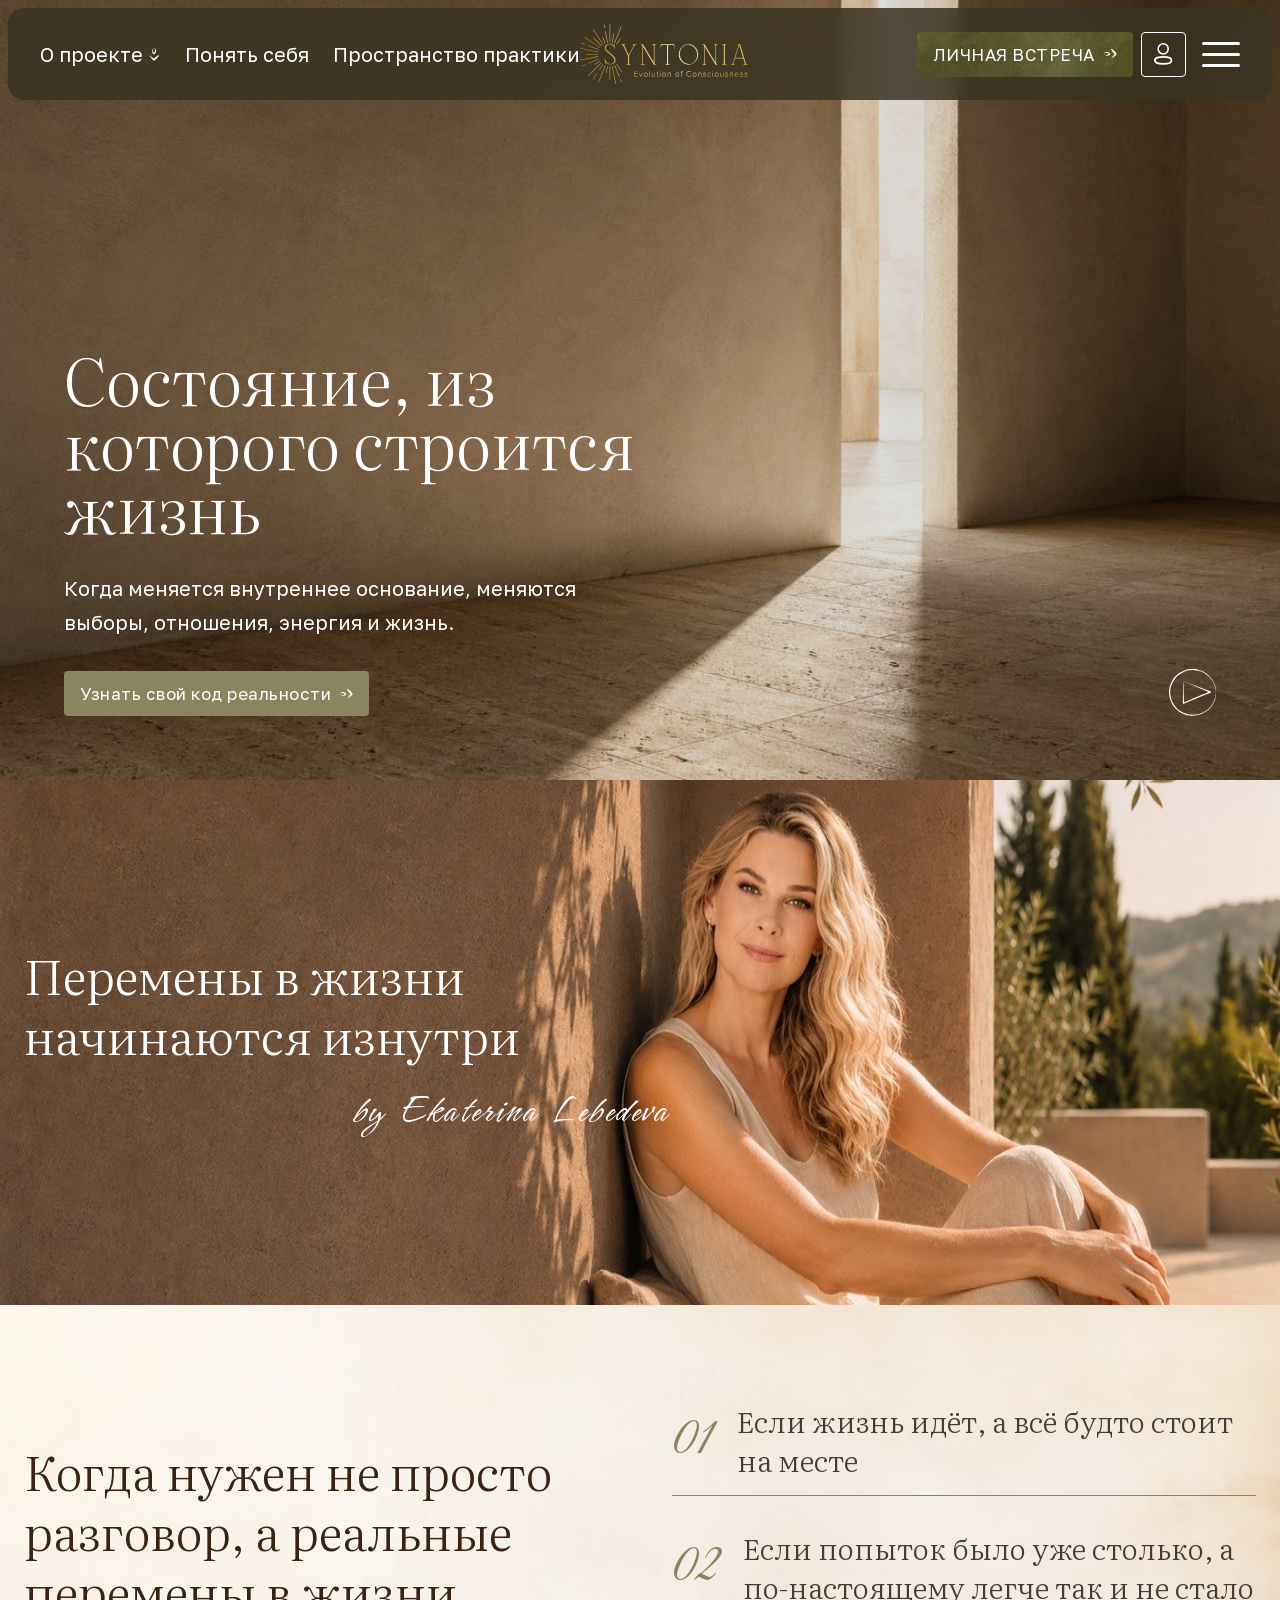
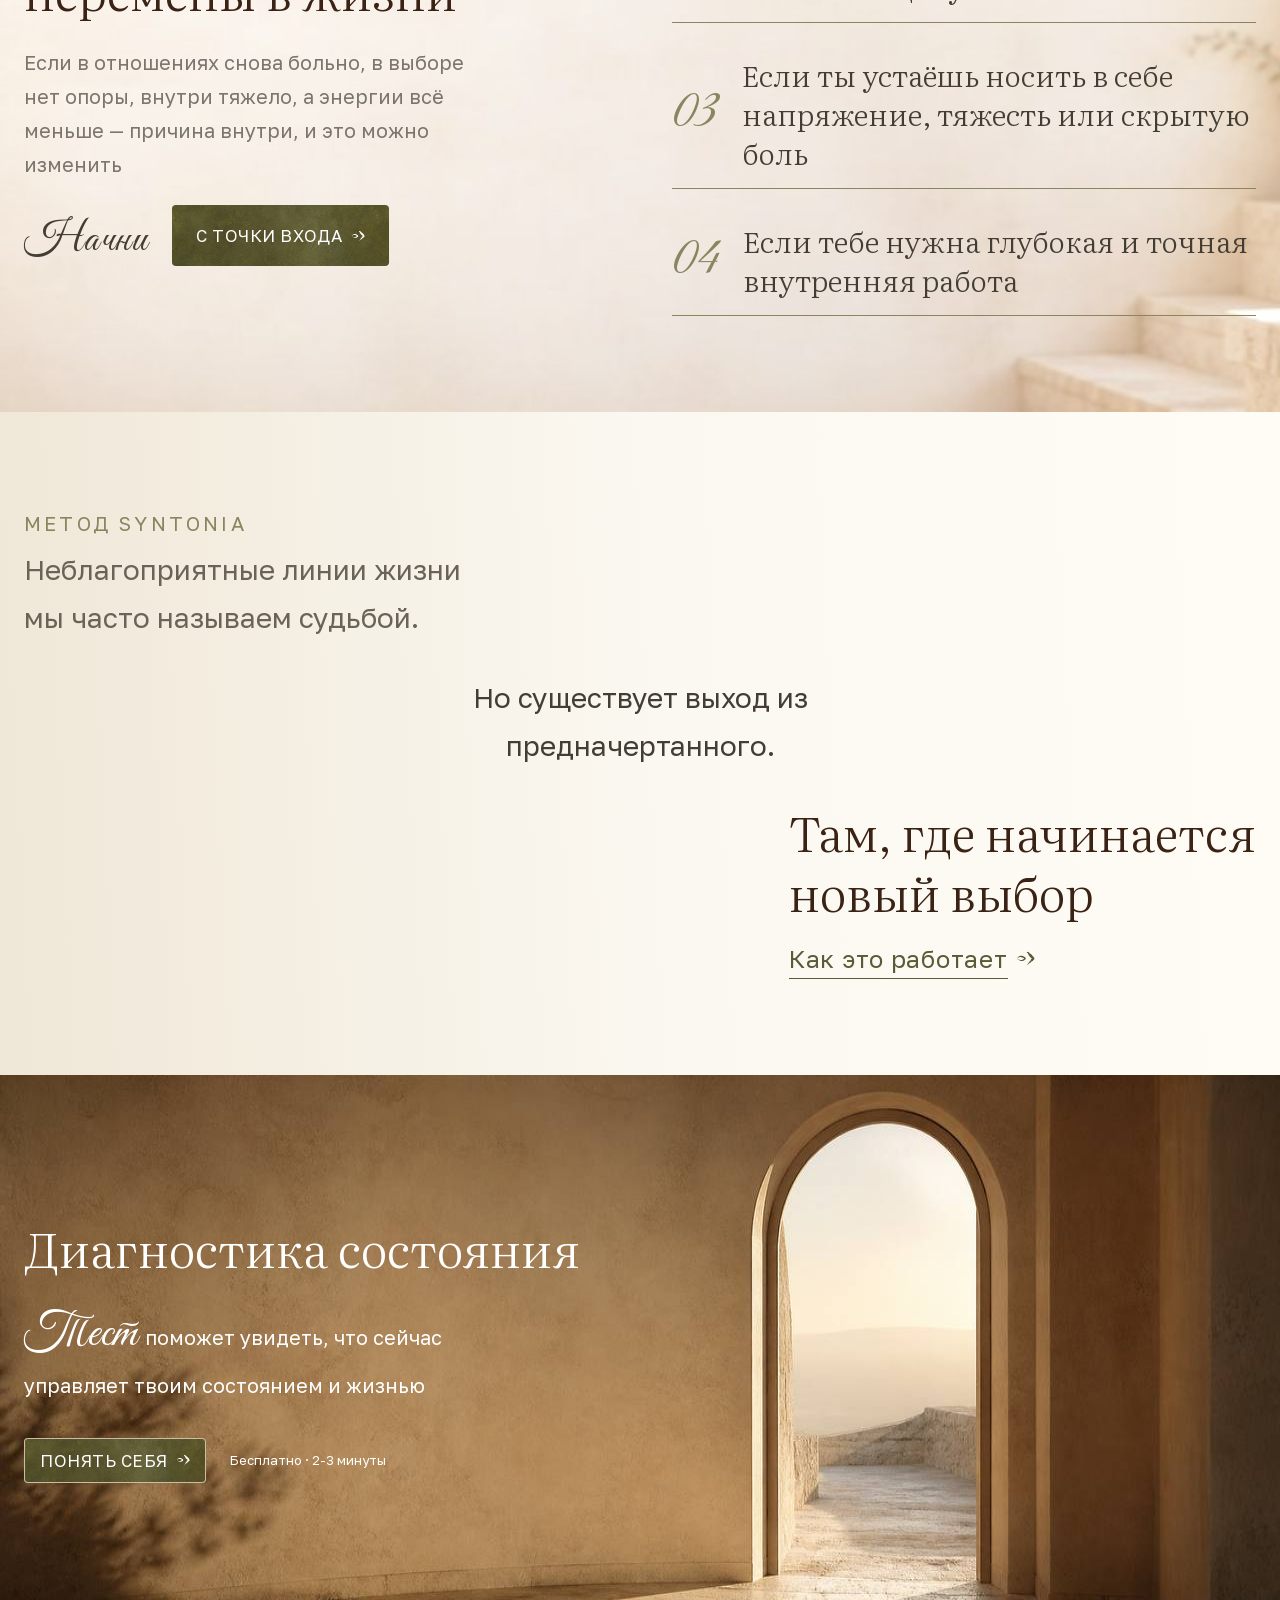
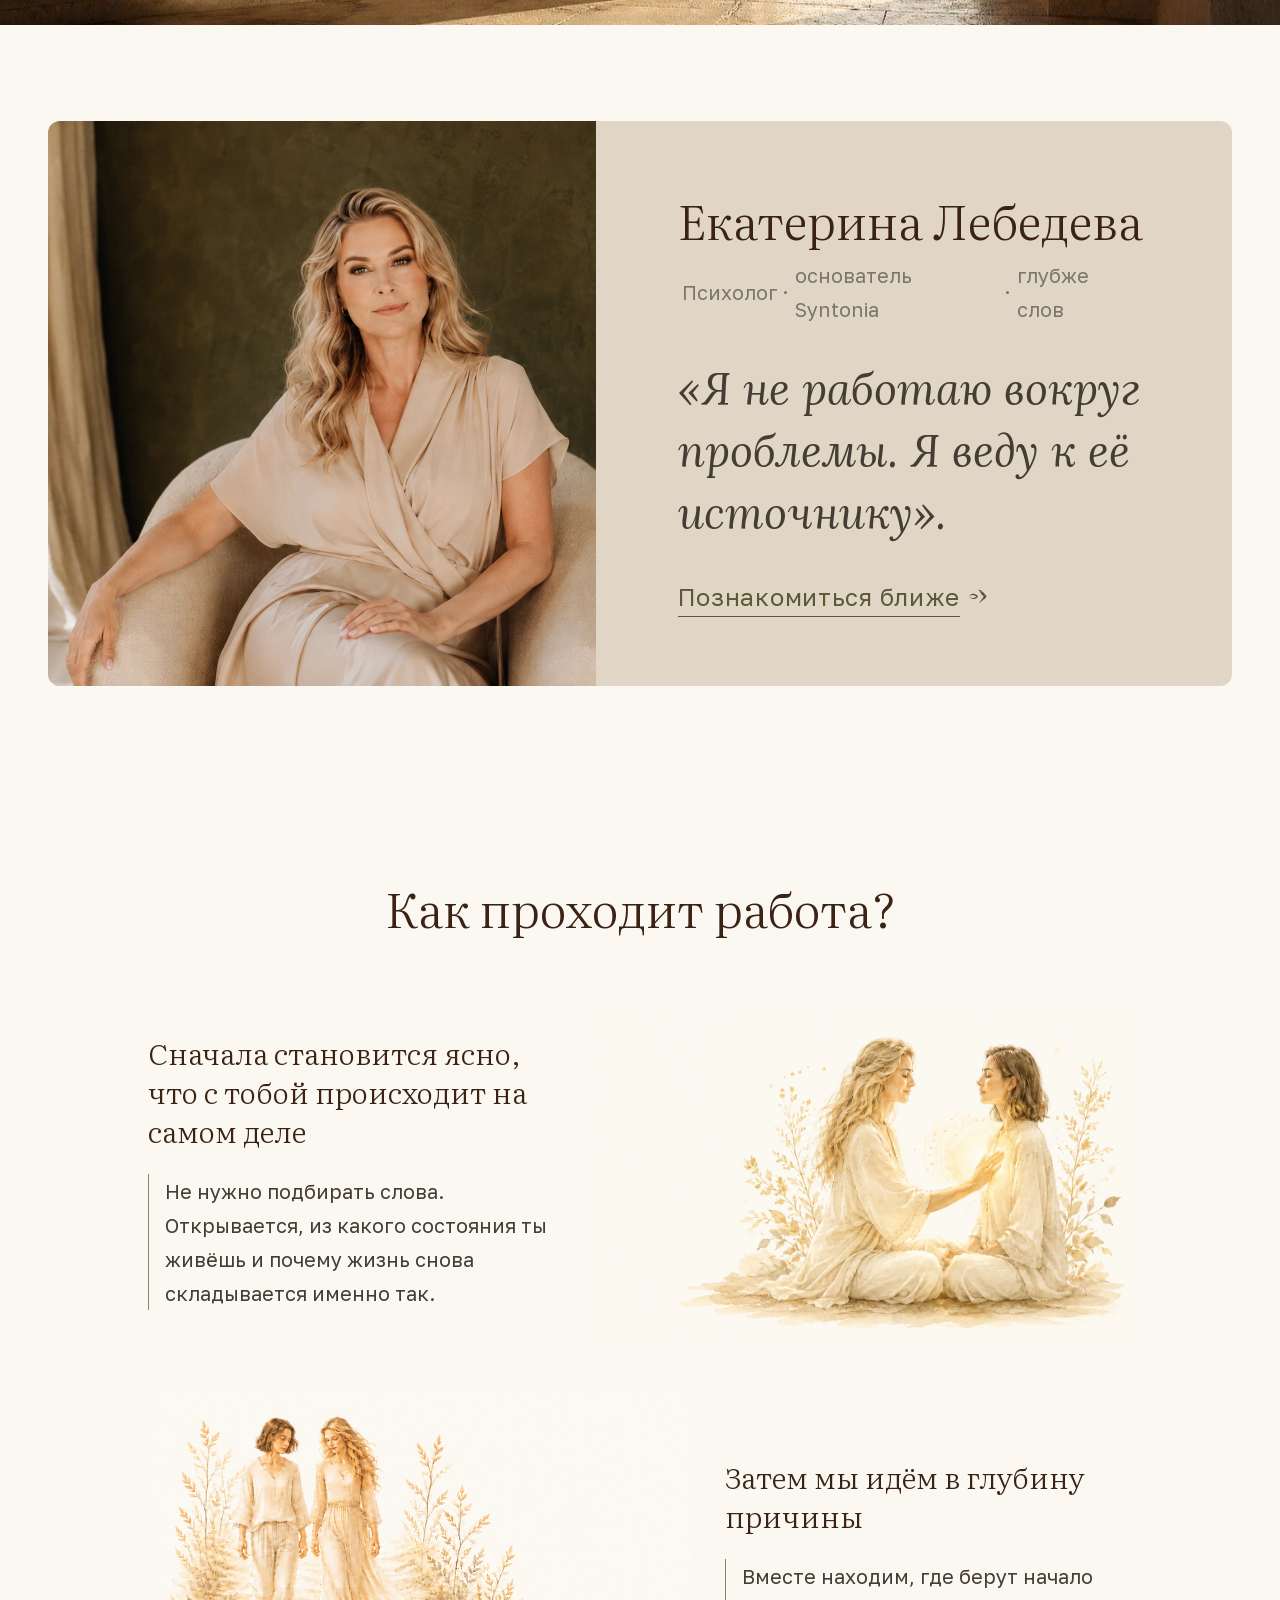
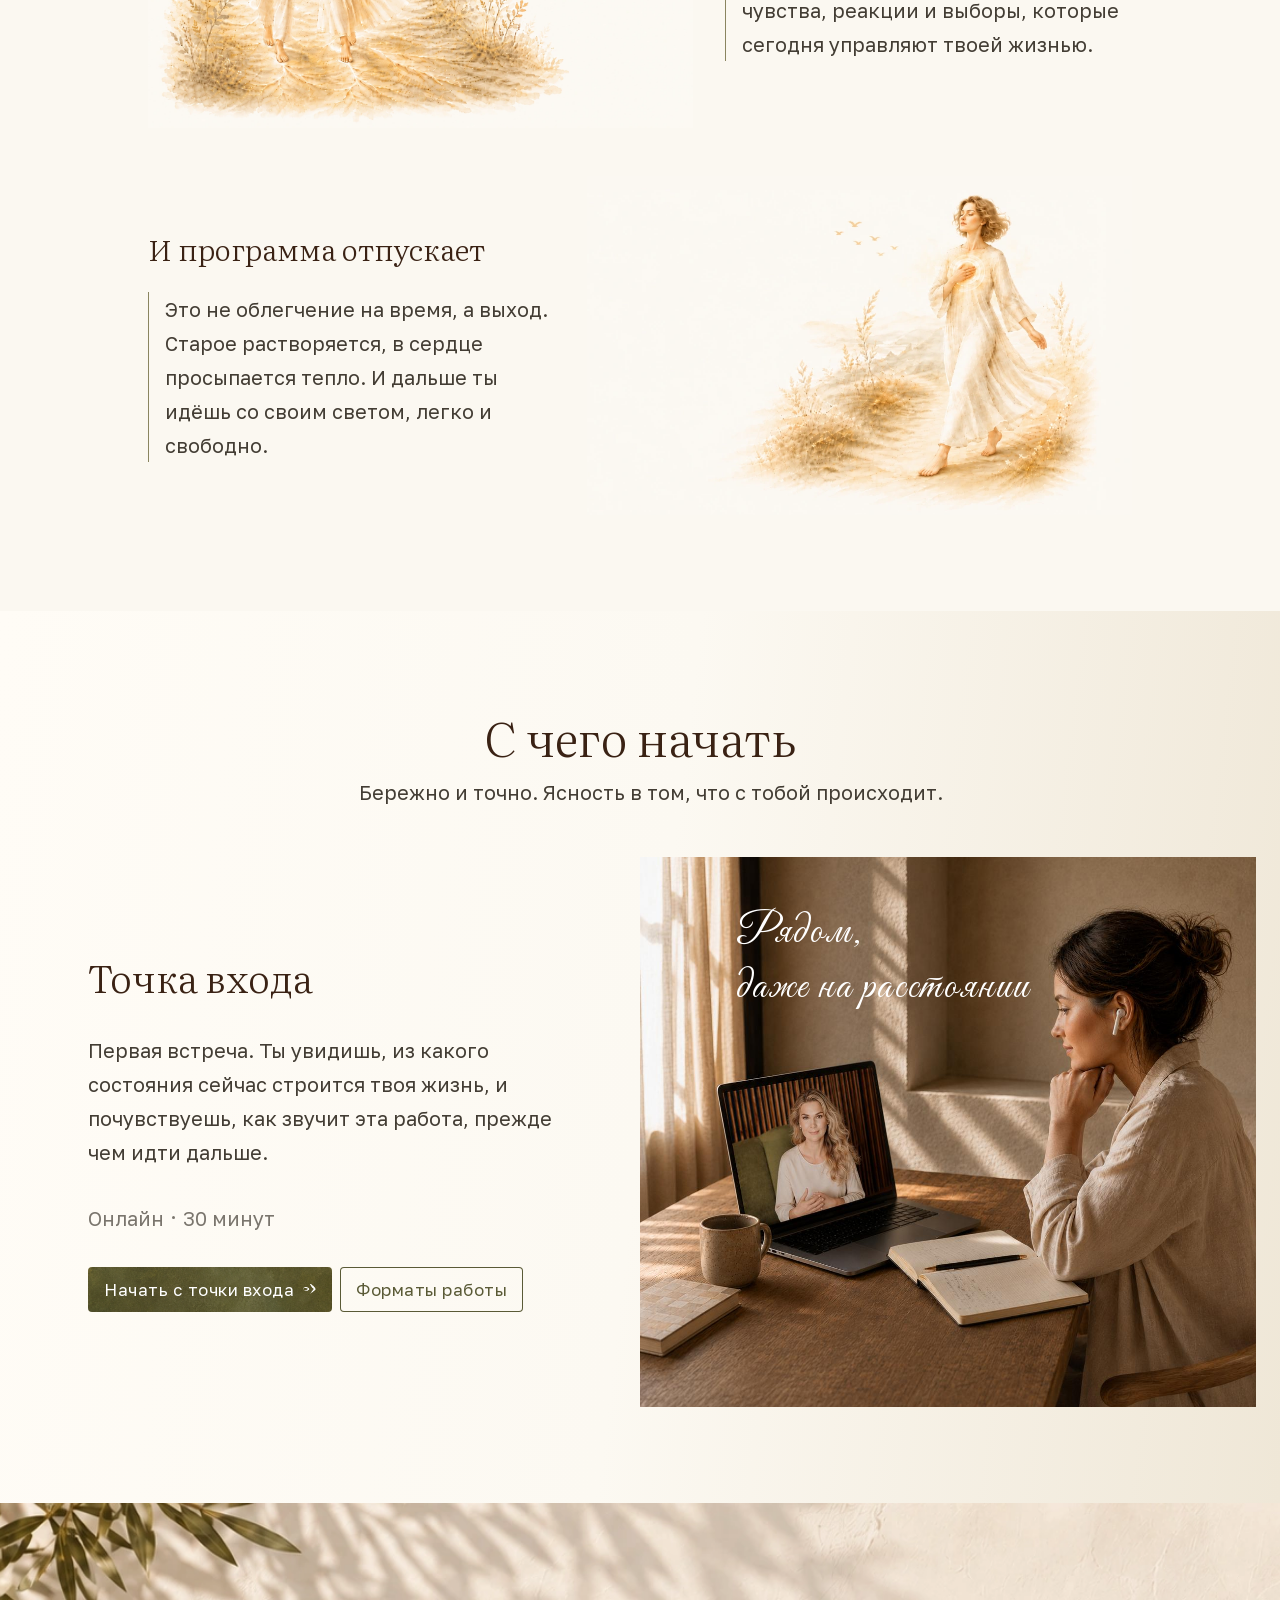
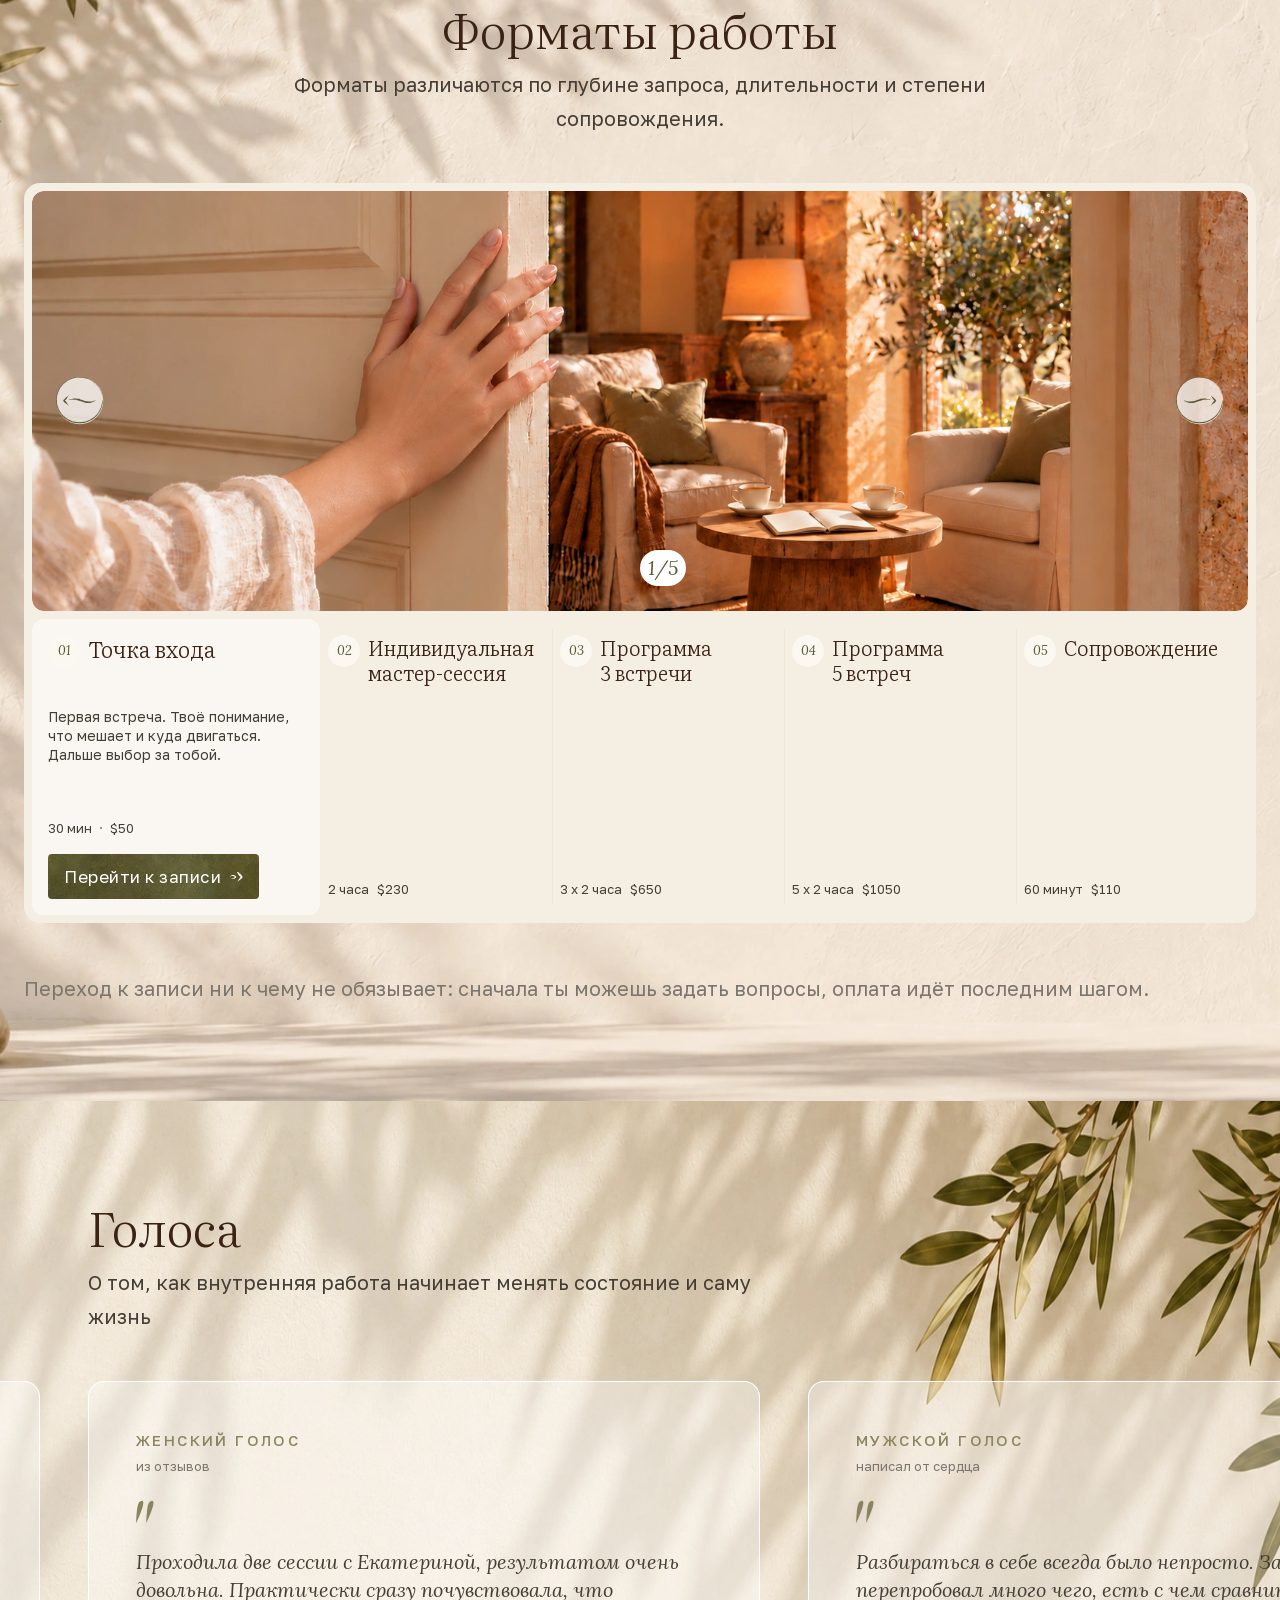
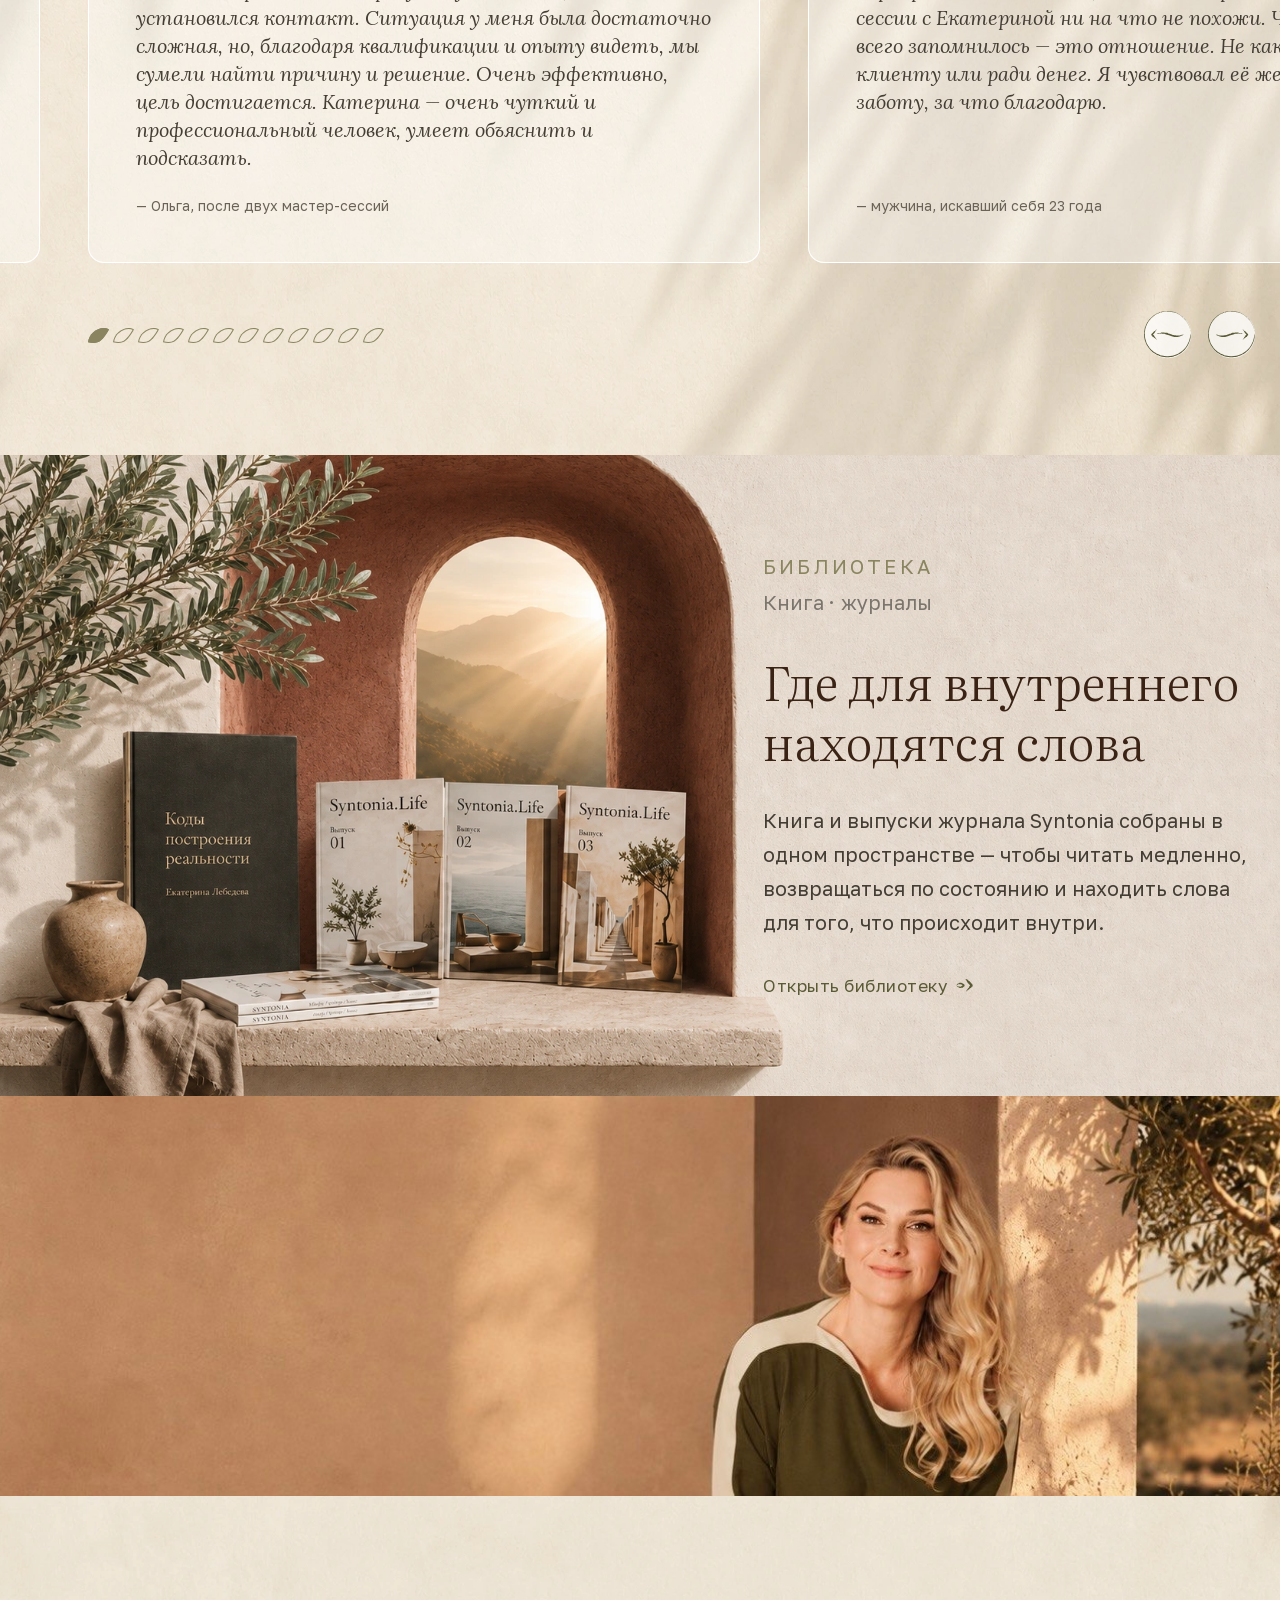
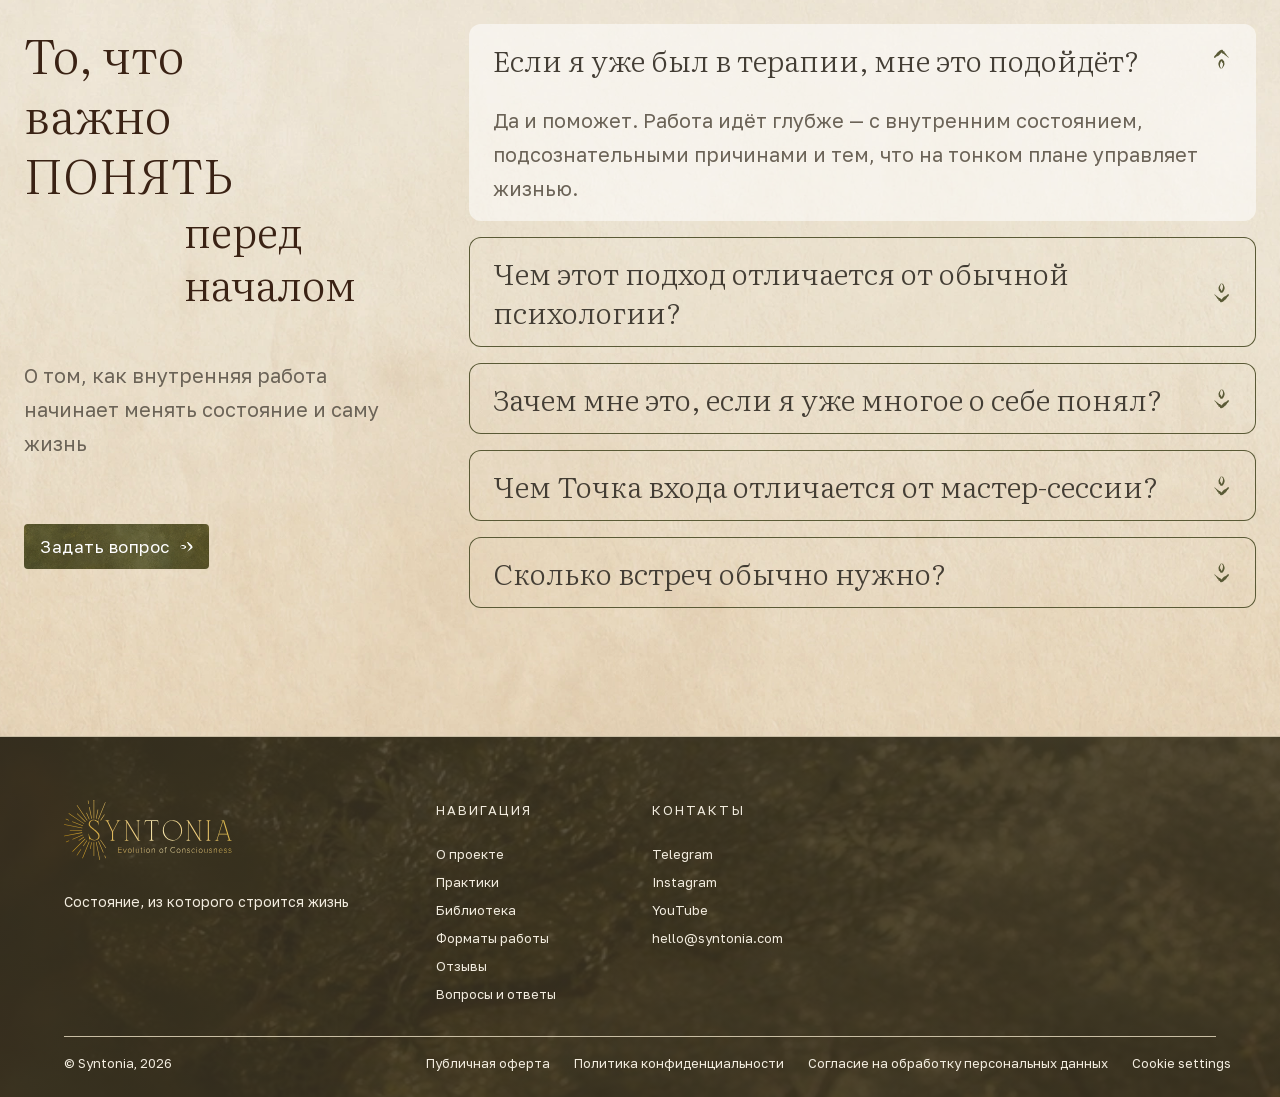
<file: index.html>
<!DOCTYPE html><html lang="ru" data-enhancements="on"><head><meta charset="utf-8"><meta name="viewport" content="width=device-width, initial-scale=1"><title>Syntonia — состояние, из которого строится жизнь</title><link rel="stylesheet" href="/fonts/fonts.css"><link rel="stylesheet" href="/_astro/Footer.DOhKytZM.css"><link rel="stylesheet" href="/_astro/index.B7aoJdIl.css"><style>.btn-quiet[data-astro-cid-56rkwa7u]{align-items:center;gap:var(--space-s);color:var(--color-accent);transition:opacity var(--motion-fast) var(--ease-out);display:inline-flex}.btn-quiet[data-astro-cid-56rkwa7u]:hover{opacity:.7}@media (prefers-reduced-motion:reduce){.btn-quiet[data-astro-cid-56rkwa7u]{transition:none}}.btn-quiet__label[data-astro-cid-56rkwa7u]{box-shadow:inset 0 -1px}
</style></head><body><main class="page" data-astro-cid-lcdefpme><section class="header" id="home-header" data-figma-node="79:104" data-overlay style="--header-top: 8px" data-astro-cid-nen7h5rs><div class="header__inner" data-figma-node="I79:104;167:642" data-astro-cid-nen7h5rs><nav class="header__nav" data-figma-node="I79:104;167:643" data-astro-cid-nen7h5rs><details class="header__dropdown" data-figma-node="I79:104;167:644" data-dropdown data-astro-cid-nen7h5rs><summary class="header__dropdown-button" data-astro-cid-nen7h5rs><span class="header__link t-body" data-figma-node="I79:104;167:645" data-astro-cid-nen7h5rs>О проекте</span><img class="header__chevron" data-figma-node="I79:104;760:560" src="/svg/arrow-quiet-white-down.svg" alt="" width="14" height="14" data-astro-cid-nen7h5rs></summary><ul class="header__menu" data-invented="header-dropdown-open" data-astro-cid-nen7h5rs><li data-astro-cid-nen7h5rs><a class="header__menu-link t-body" href="/masters.html" data-astro-cid-nen7h5rs>Мастера</a></li><li data-astro-cid-nen7h5rs><a class="header__menu-link t-body" href="/method.html" data-astro-cid-nen7h5rs>Метод</a></li><li data-astro-cid-nen7h5rs><a class="header__menu-link t-body" href="/library.html" data-astro-cid-nen7h5rs>Библиотека</a></li></ul></details><a class="header__link t-body" href="/quiz.html" data-figma-node="I79:104;167:647" data-astro-cid-nen7h5rs>Понять себя</a><a class="header__link t-body" href="/practice.html" data-figma-node="I79:104;167:648" data-astro-cid-nen7h5rs>Пространство практики</a></nav><a class="header__logo" href="/" aria-label="Syntonia — на главную" data-astro-cid-nen7h5rs><img data-figma-node="I79:104;167:650" src="/svg/logo-evolution.svg" alt="Syntonia" width="168" height="60" data-astro-cid-nen7h5rs></a><div class="header__actions" data-figma-node="I79:104;167:651" data-astro-cid-nen7h5rs><div class="header__btn-group" data-figma-node="I79:104;167:652" data-astro-cid-nen7h5rs><a class="btn-primary btn-primary--light btn-primary--l btn-primary--compact" href="/booking.html" data-figma-node="I79:104;167:653" data-astro-cid-tkbyowkm><span class="btn-primary__label t-button-caps" data-astro-cid-tkbyowkm>личная встреча</span><span class="arrow-quiet" style="--arrow-size:14px" data-astro-cid-lflwkbik><svg width="14" height="14" viewBox="0 0 14 14" fill="none" xmlns="http://www.w3.org/2000/svg">
<path d="M6.41079 7.97383C6.09879 8.10578 6.07469 8.56405 5.66384 8.67981C5.26001 8.77996 5.14753 8.62202 4.72544 8.76564C4.52693 8.82741 4.31378 8.83851 4.12629 8.83218C3.8987 8.82522 3.7202 8.78944 3.60874 8.81138C3.39879 8.84588 3.40799 8.64639 3.1355 8.62247C2.86126 8.58988 2.71063 8.50193 2.51729 8.35673C2.31681 8.21752 1.72683 7.84204 1.49882 7.70925C1.26208 7.58702 1.10895 7.28965 1.05767 7.1135C1.04091 7.0592 1.03844 7.01068 1.04416 6.97552C1.0466 6.96082 1.05394 6.95464 1.06084 6.95466C1.06084 6.95466 1.06084 6.95466 1.06084 6.95466C1.06084 6.95466 1.06085 6.95466 1.06085 6.95466C1.06085 6.95466 1.06085 6.95466 1.06085 6.95466C1.06956 6.9548 1.07776 6.96356 1.08059 6.97969C1.09339 7.06016 1.16457 7.16662 1.28725 7.25198C1.52089 7.39544 1.49179 7.4731 1.82198 7.64908C2.16068 7.81065 2.39823 7.81677 2.77616 8.01202C3.16739 8.20042 3.32731 7.95922 3.85482 8.13805C3.93694 8.16306 4.00924 8.17324 4.07207 8.17246C4.45119 8.15686 4.51981 7.87365 4.92244 7.65141C5.38837 7.40437 6.07663 7.09233 6.06673 6.95466C6.06833 6.93849 6.05959 6.93494 6.05311 6.95466C6.06424 7.10875 6.03439 6.99469 5.91593 6.9172C5.80406 6.82878 5.65098 6.72588 5.49146 6.61491C5.09692 6.34025 4.46111 6.27428 3.99282 6.10811C3.93711 6.08824 3.87818 6.06933 3.81852 6.05274C3.7463 6.03237 3.67043 6.01477 3.60055 6.00223C3.18399 5.93944 2.65353 6.00963 2.37874 6.06115C2.00203 6.13443 1.90625 6.17579 1.62314 6.39739C1.46771 6.53009 1.21155 6.66862 1.09584 6.88076C1.05542 6.99106 1.02087 6.97842 1.03267 6.83167C1.07128 6.62271 1.20577 6.51622 1.23127 6.39954C1.29209 6.16458 1.32572 6.03765 1.57603 5.94248C1.82694 5.86262 1.83122 5.6187 1.97405 5.55535C2.12497 5.50678 2.14484 5.59479 2.84302 5.22302C3.08327 5.10476 3.30803 5.02756 3.51563 4.98319C3.65316 4.95543 3.77497 4.94483 3.88039 4.9403C4.12342 4.93143 4.29784 4.9493 4.44211 4.96409C4.76212 4.9939 5.3137 5.30888 5.76722 5.48266C5.96243 5.55577 6.22836 5.69242 6.49731 5.89149C6.74539 6.1087 7.11425 6.29549 7.18771 6.95466C7.19151 7.14139 7.15324 7.279 7.1238 7.38095C6.88581 7.97568 6.72606 7.80349 6.41079 7.97383Z" fill="currentColor"/>
<path d="M12.747 8.06028C12.4426 8.17401 12.6689 8.72081 12.3417 8.90248C12.0177 9.08722 11.7832 8.93245 11.5258 9.25557C11.2648 9.57514 10.8407 9.73506 10.7797 9.93159C10.7162 10.1256 10.4887 9.92935 10.348 10.1553C10.2057 10.3797 10.0625 10.4598 9.83548 10.5554C9.60667 10.6492 9.06384 11.0946 8.95146 11.34C8.83688 11.5833 8.51277 11.6708 8.36517 11.77C8.31871 11.8003 8.27761 11.8198 8.24323 11.8319C8.22866 11.8371 8.21412 11.8317 8.20419 11.822C8.20419 11.822 8.20419 11.822 8.20419 11.822C8.20419 11.822 8.20418 11.822 8.20418 11.822C8.20418 11.822 8.20418 11.822 8.20418 11.822C8.19183 11.8099 8.18661 11.7908 8.19745 11.7765C8.25006 11.707 8.32019 11.5947 8.37828 11.4378C8.4846 11.1432 8.60524 11.218 8.82118 10.8913C9.03639 10.5638 9.08425 10.2871 9.45812 10.0202C9.83894 9.76018 9.59337 9.37358 10.1999 9.07421C10.8202 8.78829 10.5108 8.3905 10.8697 7.85111C11.115 7.48648 11.5354 7.18578 11.8614 6.94198C11.8657 6.97942 11.8839 6.99645 11.8671 7.00322C11.8414 7.01235 11.8083 7.06222 11.8253 7.11595C11.6281 6.96019 11.4241 6.78098 11.2466 6.56393C10.9039 6.13679 10.2292 5.86582 9.89972 5.34467C9.5722 4.82151 9.11338 4.07757 8.94544 3.68904C8.77651 3.30152 8.73753 3.20484 8.38955 3.02065C8.18958 2.91473 8.01097 2.67014 7.99281 2.32839C7.98372 2.15634 8.11997 2.05865 8.2647 2.09373C8.4761 2.14527 8.5315 2.3079 8.73871 2.23435C9.15205 2.08812 9.30981 2.04421 9.31804 2.38269C9.32839 2.71898 9.7627 2.44006 9.81736 2.58658C9.8722 2.73291 9.66879 2.93676 10.3173 3.30431C10.9613 3.67644 11.2599 3.9359 11.478 4.1031C11.6934 4.27304 11.9239 4.85119 12.2798 5.12329C12.4902 5.28675 12.7737 5.60831 13.0384 5.88035C13.4526 6.28762 13.543 6.84795 13.5372 7.1734C13.5045 7.80213 13.2192 7.89985 12.9573 8.01758C12.8942 8.02228 12.8249 8.03237 12.747 8.06028Z" fill="currentColor"/>
</svg>
</span></a><button class="header__login" type="button" data-figma-node="I79:104;167:654" aria-label="Личный кабинет" data-astro-cid-nen7h5rs><!-- Figma отдаёт SVG 19×22: обводка выходит за контур 17×20.
               Если вписать в 17×20, иконка сжимается до 89 %. --><img src="/svg/profil.svg" alt="" width="19" height="22" data-astro-cid-nen7h5rs></button></div><button class="header__burger" type="button" data-figma-node="I79:104;167:655" aria-label="Меню" aria-expanded="false" data-burger data-astro-cid-nen7h5rs><span class="header__line" data-astro-cid-nen7h5rs></span><span class="header__line" data-astro-cid-nen7h5rs></span><span class="header__line" data-astro-cid-nen7h5rs></span></button></div></div><nav class="header__mobile" data-invented="header-mobile-panel" id="mobile-menu" aria-label="Меню" hidden data-mobile data-astro-cid-nen7h5rs><ul class="header__mobile-list" data-astro-cid-nen7h5rs><li data-astro-cid-nen7h5rs><a class="header__mobile-link t-body" href="/#home-about-founder" data-astro-cid-nen7h5rs>О проекте</a><ul class="header__mobile-sub" data-astro-cid-nen7h5rs><li data-astro-cid-nen7h5rs><a class="header__mobile-link t-body" href="/masters.html" data-astro-cid-nen7h5rs>Мастера</a></li><li data-astro-cid-nen7h5rs><a class="header__mobile-link t-body" href="/method.html" data-astro-cid-nen7h5rs>Метод</a></li><li data-astro-cid-nen7h5rs><a class="header__mobile-link t-body" href="/library.html" data-astro-cid-nen7h5rs>Библиотека</a></li></ul></li><li data-astro-cid-nen7h5rs><a class="header__mobile-link t-body" href="/quiz.html" data-astro-cid-nen7h5rs>Понять себя</a></li><li data-astro-cid-nen7h5rs><a class="header__mobile-link t-body" href="/practice.html" data-astro-cid-nen7h5rs>Пространство практики</a></li></ul></nav></section><script type="module">if(document.documentElement.dataset.enhancements===`on`){let e=document.querySelector(`[data-dropdown]`),t=document.querySelector(`[data-burger]`),n=document.querySelector(`[data-mobile]`);t?.addEventListener(`click`,()=>{let e=t.getAttribute(`aria-expanded`)!==`true`;t.setAttribute(`aria-expanded`,String(e)),n&&(n.hidden=!e),document.documentElement.classList.toggle(`is-menu-open`,e)}),document.addEventListener(`click`,t=>{e?.open&&!e.contains(t.target)&&(e.open=!1)}),document.addEventListener(`keydown`,t=>{t.key===`Escape`&&e?.open&&(e.open=!1,e.querySelector(`summary`)?.focus())}),document.addEventListener(`keydown`,e=>{e.key===`Escape`&&(closeDropdown(),t?.setAttribute(`aria-expanded`,`false`),document.documentElement.classList.remove(`is-menu-open`))})}</script><section class="hero" id="home-hero" data-figma-node="79:105" data-astro-cid-ge2uvauf><div class="hero__video" data-figma-node="79:106" data-astro-cid-ge2uvauf><img class="hero__bg" src="/img/hero.jpg" alt="" width="1440" height="780" fetchpriority="high" data-astro-cid-ge2uvauf><div class="hero__overlay" data-figma-node="767:2219" data-astro-cid-ge2uvauf></div><div class="hero__content" data-figma-node="79:107" data-astro-cid-ge2uvauf><h1 class="hero__title t-h1" data-figma-node="79:108" data-astro-cid-ge2uvauf>Состояние, из которого строится жизнь</h1><p class="hero__lead t-body" data-figma-node="79:109" data-astro-cid-ge2uvauf>Когда меняется внутреннее основание, меняются выборы, отношения, энергия и жизнь.</p><a class="btn-primary btn-primary--muted btn-primary--l" href="/quiz.html" data-figma-node="79:110" data-astro-cid-tkbyowkm><span class="btn-primary__label t-button" data-astro-cid-tkbyowkm>Узнать свой код реальности</span><span class="arrow-quiet" style="--arrow-size:14px" data-astro-cid-lflwkbik><svg width="14" height="14" viewBox="0 0 14 14" fill="none" xmlns="http://www.w3.org/2000/svg">
<path d="M6.41079 7.97383C6.09879 8.10578 6.07469 8.56405 5.66384 8.67981C5.26001 8.77996 5.14753 8.62202 4.72544 8.76564C4.52693 8.82741 4.31378 8.83851 4.12629 8.83218C3.8987 8.82522 3.7202 8.78944 3.60874 8.81138C3.39879 8.84588 3.40799 8.64639 3.1355 8.62247C2.86126 8.58988 2.71063 8.50193 2.51729 8.35673C2.31681 8.21752 1.72683 7.84204 1.49882 7.70925C1.26208 7.58702 1.10895 7.28965 1.05767 7.1135C1.04091 7.0592 1.03844 7.01068 1.04416 6.97552C1.0466 6.96082 1.05394 6.95464 1.06084 6.95466C1.06084 6.95466 1.06084 6.95466 1.06084 6.95466C1.06084 6.95466 1.06085 6.95466 1.06085 6.95466C1.06085 6.95466 1.06085 6.95466 1.06085 6.95466C1.06956 6.9548 1.07776 6.96356 1.08059 6.97969C1.09339 7.06016 1.16457 7.16662 1.28725 7.25198C1.52089 7.39544 1.49179 7.4731 1.82198 7.64908C2.16068 7.81065 2.39823 7.81677 2.77616 8.01202C3.16739 8.20042 3.32731 7.95922 3.85482 8.13805C3.93694 8.16306 4.00924 8.17324 4.07207 8.17246C4.45119 8.15686 4.51981 7.87365 4.92244 7.65141C5.38837 7.40437 6.07663 7.09233 6.06673 6.95466C6.06833 6.93849 6.05959 6.93494 6.05311 6.95466C6.06424 7.10875 6.03439 6.99469 5.91593 6.9172C5.80406 6.82878 5.65098 6.72588 5.49146 6.61491C5.09692 6.34025 4.46111 6.27428 3.99282 6.10811C3.93711 6.08824 3.87818 6.06933 3.81852 6.05274C3.7463 6.03237 3.67043 6.01477 3.60055 6.00223C3.18399 5.93944 2.65353 6.00963 2.37874 6.06115C2.00203 6.13443 1.90625 6.17579 1.62314 6.39739C1.46771 6.53009 1.21155 6.66862 1.09584 6.88076C1.05542 6.99106 1.02087 6.97842 1.03267 6.83167C1.07128 6.62271 1.20577 6.51622 1.23127 6.39954C1.29209 6.16458 1.32572 6.03765 1.57603 5.94248C1.82694 5.86262 1.83122 5.6187 1.97405 5.55535C2.12497 5.50678 2.14484 5.59479 2.84302 5.22302C3.08327 5.10476 3.30803 5.02756 3.51563 4.98319C3.65316 4.95543 3.77497 4.94483 3.88039 4.9403C4.12342 4.93143 4.29784 4.9493 4.44211 4.96409C4.76212 4.9939 5.3137 5.30888 5.76722 5.48266C5.96243 5.55577 6.22836 5.69242 6.49731 5.89149C6.74539 6.1087 7.11425 6.29549 7.18771 6.95466C7.19151 7.14139 7.15324 7.279 7.1238 7.38095C6.88581 7.97568 6.72606 7.80349 6.41079 7.97383Z" fill="currentColor"/>
<path d="M12.747 8.06028C12.4426 8.17401 12.6689 8.72081 12.3417 8.90248C12.0177 9.08722 11.7832 8.93245 11.5258 9.25557C11.2648 9.57514 10.8407 9.73506 10.7797 9.93159C10.7162 10.1256 10.4887 9.92935 10.348 10.1553C10.2057 10.3797 10.0625 10.4598 9.83548 10.5554C9.60667 10.6492 9.06384 11.0946 8.95146 11.34C8.83688 11.5833 8.51277 11.6708 8.36517 11.77C8.31871 11.8003 8.27761 11.8198 8.24323 11.8319C8.22866 11.8371 8.21412 11.8317 8.20419 11.822C8.20419 11.822 8.20419 11.822 8.20419 11.822C8.20419 11.822 8.20418 11.822 8.20418 11.822C8.20418 11.822 8.20418 11.822 8.20418 11.822C8.19183 11.8099 8.18661 11.7908 8.19745 11.7765C8.25006 11.707 8.32019 11.5947 8.37828 11.4378C8.4846 11.1432 8.60524 11.218 8.82118 10.8913C9.03639 10.5638 9.08425 10.2871 9.45812 10.0202C9.83894 9.76018 9.59337 9.37358 10.1999 9.07421C10.8202 8.78829 10.5108 8.3905 10.8697 7.85111C11.115 7.48648 11.5354 7.18578 11.8614 6.94198C11.8657 6.97942 11.8839 6.99645 11.8671 7.00322C11.8414 7.01235 11.8083 7.06222 11.8253 7.11595C11.6281 6.96019 11.4241 6.78098 11.2466 6.56393C10.9039 6.13679 10.2292 5.86582 9.89972 5.34467C9.5722 4.82151 9.11338 4.07757 8.94544 3.68904C8.77651 3.30152 8.73753 3.20484 8.38955 3.02065C8.18958 2.91473 8.01097 2.67014 7.99281 2.32839C7.98372 2.15634 8.11997 2.05865 8.2647 2.09373C8.4761 2.14527 8.5315 2.3079 8.73871 2.23435C9.15205 2.08812 9.30981 2.04421 9.31804 2.38269C9.32839 2.71898 9.7627 2.44006 9.81736 2.58658C9.8722 2.73291 9.66879 2.93676 10.3173 3.30431C10.9613 3.67644 11.2599 3.9359 11.478 4.1031C11.6934 4.27304 11.9239 4.85119 12.2798 5.12329C12.4902 5.28675 12.7737 5.60831 13.0384 5.88035C13.4526 6.28762 13.543 6.84795 13.5372 7.1734C13.5045 7.80213 13.2192 7.89985 12.9573 8.01758C12.8942 8.02228 12.8249 8.03237 12.747 8.06028Z" fill="currentColor"/>
</svg>
</span></a></div><div class="hero__play-wrap" data-astro-cid-ge2uvauf><button class="hero__play" type="button" aria-label="Смотреть видео" data-play data-astro-cid-ge2uvauf><span class="play" data-figma-node="79:113" data-astro-cid-dn6wdtv2><svg width="48" height="48" viewBox="0 0 48 48" fill="none" xmlns="http://www.w3.org/2000/svg">
<path d="M1.90723 14.9875C3.27742 11.9944 4.30035 9.43469 7.26558 6.56984C10.367 3.90628 11.0004 3.6636 15.1948 1.71043C18.3931 0.353867 21.8985 -0.0242819 24.2817 0.0012151C25.1063 0.00233802 25.7978 0.035288 26.3271 0.0545697C28.3922 0.187175 28.5862 0.440784 31.4037 1.16391C34.2039 1.99625 35.801 2.86809 37.8648 4.35283C40.1466 5.62408 45.2049 11.663 46.1565 14.4024C47.4491 16.956 47.8874 20.2372 47.9422 22.1593C47.9699 22.7656 47.9609 23.2344 47.9436 23.6C47.936 23.7543 47.9168 23.8258 47.8983 23.8258C47.8983 23.8258 47.8983 23.8258 47.8983 23.8258C47.8751 23.8257 47.853 23.7153 47.8476 23.518C47.8217 22.5668 47.7049 21.1318 47.3072 19.5005C46.4462 16.5119 46.6198 16.0523 44.5794 12.3628C42.3037 8.83337 40.4756 6.96543 36.4051 4.22008C32.1732 1.87347 30.9047 1.51337 24.2817 0.940605C24.1933 0.937644 24.1041 0.935061 24.014 0.932884C17.1162 1.23621 16.2384 2.02127 10.5932 5.69409C4.82025 9.60707 1.22115 18.0886 1.28627 22.2623C1.25438 22.7662 1.23851 23.2809 1.24162 23.8258C1.22858 27.7459 2.45404 32.7152 5.4487 36.9472C8.72421 41.8648 15.4064 45.8765 21.8923 46.5021C22.6494 46.5919 23.4502 46.6487 24.2817 46.6619C30.5954 47.021 37.7472 43.2889 40.3947 40.5871C43.4642 37.5992 44.1233 36.6576 45.8537 32.9076C46.7961 30.7193 47.6263 27.5184 47.8176 24.732C47.9037 23.3306 47.9979 23.6463 47.9823 25.0669C47.9307 27.1538 47.5208 28.826 47.3418 29.8883C46.9401 32.0064 46.7074 32.957 45.3129 35.3129C43.8502 37.6166 43.2016 38.7535 42.1081 39.9308C40.8497 40.8834 41.3711 41.6178 34.2446 45.5138C30.2718 47.3547 26.8819 47.7361 24.2817 47.7761C22.0223 47.7944 20.2982 47.5296 18.8952 47.2331C15.8244 46.7378 9.81446 43.8333 6.45169 40.011C3.06158 36.9654 -0.312633 28.6826 0.0231548 23.8258C0.0169265 23.2129 0.0321138 22.6733 0.0546372 22.2012C0.415473 18.0711 0.704767 18.0718 1.90723 14.9875ZM36.0614 25.5058C37.7682 24.9002 38.9114 23.9443 40.9689 23.1515C41.3187 23.0167 41.6205 22.9073 41.8917 22.8137L41.9018 24.1085C40.6369 23.5066 40.1521 23.1472 38.1908 22.4097C35.8278 21.5211 33.5423 20.4347 32.4631 20.1065C31.384 19.7783 31.3818 19.4645 29.876 18.9317C28.3703 18.3989 27.4864 18.0045 26.2255 17.3985C24.9646 16.7924 21.0132 15.125 19.5224 14.6536C18.0315 14.1822 16.455 13.3348 15.4797 12.8932C15.1759 12.7557 14.94 12.6394 14.7613 12.5451C14.6856 12.5052 14.656 12.4731 14.6629 12.4559C14.6629 12.4559 14.6629 12.4559 14.6629 12.4559C14.6715 12.4345 14.7365 12.436 14.8392 12.474C15.3377 12.6581 16.0887 12.9183 16.9906 13.1889C18.6723 13.6934 18.7857 13.9246 21.008 14.7271C23.2303 15.5296 24.6072 15.9077 27.1485 17.0359C29.6897 18.164 30.4434 17.9982 33.9937 19.6832C37.5439 21.3681 38.0957 21.1 41.747 22.4956C41.9749 22.5826 42.206 22.6723 42.4396 22.7642C43.1343 23.0515 43.1473 23.8676 42.4504 24.1495C38.9796 25.6251 34.7666 27.1497 32.7361 28.0199C30.5704 28.948 27.6714 30.2177 24.5668 31.451C21.6458 32.6114 18.1573 34.2117 14.8876 35.4995C14.4553 35.6716 14.0678 35.4243 14.0758 34.959C14.0804 34.7382 14.0858 34.5187 14.0921 34.3007C14.199 30.6139 14.334 25.4015 14.4244 22.9934C14.5148 20.5855 14.5352 19.9985 14.48 17.6807C14.4482 16.3484 14.4781 14.5131 14.595 12.9628C14.6537 12.1826 14.7356 12.3594 14.7748 13.1447C14.832 14.2931 14.7938 15.2357 14.8961 15.8274C15.1005 17.0098 15.1789 17.5123 15.0599 19.0049C14.941 20.4975 15.2114 21.2008 15.1802 22.0708C15.1491 22.9409 14.9896 22.9266 15.1125 27.3507C15.2147 31.0296 15.2536 33.3263 15.2807 34.959L14.4228 34.3879C14.7258 34.2552 15.0039 34.1334 15.2623 34.02C16.7966 33.3464 20.0775 32.1244 22.5773 31.0249C25.0771 29.9253 30.216 27.826 32.2488 26.8872C34.2817 25.9485 34.3548 26.1114 36.0614 25.5058Z" fill="white"/>
</svg>
</span></button><div class="hero__toast t-caption" role="status" aria-live="polite" data-toast data-astro-cid-ge2uvauf></div></div></div></section><script type="module">var e=document.querySelector(`[data-play]`),t=document.querySelector(`[data-toast]`),n;e?.addEventListener(`click`,()=>{t&&(t.textContent=`Видео ещё не загружено — появится позже.`,t.classList.add(`hero__toast--visible`),window.clearTimeout(n),n=window.setTimeout(()=>{t.classList.remove(`hero__toast--visible`)},4e3))});</script><section class="banner" id="home-banner-founder" data-figma-node="79:114" data-astro-cid-uljtwisc><div class="banner__container" data-figma-node="695:1984" data-astro-cid-uljtwisc><div class="banner__quote" data-figma-node="148:594" data-astro-cid-uljtwisc><h2 class="banner__title t-h2" data-figma-node="79:115" data-astro-cid-uljtwisc>Перемены в жизни начинаются изнутри</h2><p class="banner__signature t-signature" data-figma-node="79:276" data-astro-cid-uljtwisc>by Ekaterina Lebedeva</p></div></div></section><section class="pain" id="home-pain" data-figma-node="79:116" data-astro-cid-zlk5q5ut><div class="pain__container" data-figma-node="79:117" data-astro-cid-zlk5q5ut><div class="pain__text" data-figma-node="79:118" data-astro-cid-zlk5q5ut><h2 class="pain__title t-h2" data-figma-node="79:119" data-astro-cid-zlk5q5ut>Когда нужен не просто разговор, а реальные перемены в жизни</h2><p class="pain__lead t-body" data-figma-node="79:120" data-astro-cid-zlk5q5ut>Если в отношениях снова больно, в выборе нет опоры, внутри тяжело, а энергии всё меньше — причина внутри, и это можно изменить</p><div class="pain__cta" data-figma-node="148:599" data-astro-cid-zlk5q5ut><span class="pain__script t-script-m" data-figma-node="148:598" data-astro-cid-zlk5q5ut>Начни</span><a class="btn-primary btn-primary--light btn-primary--l" href="/booking.html#entry" data-figma-node="79:121" data-astro-cid-tkbyowkm><span class="btn-primary__label t-button-caps" data-astro-cid-tkbyowkm>с точки входа</span><span class="arrow-quiet" style="--arrow-size:14px" data-astro-cid-lflwkbik><svg width="14" height="14" viewBox="0 0 14 14" fill="none" xmlns="http://www.w3.org/2000/svg">
<path d="M6.41079 7.97383C6.09879 8.10578 6.07469 8.56405 5.66384 8.67981C5.26001 8.77996 5.14753 8.62202 4.72544 8.76564C4.52693 8.82741 4.31378 8.83851 4.12629 8.83218C3.8987 8.82522 3.7202 8.78944 3.60874 8.81138C3.39879 8.84588 3.40799 8.64639 3.1355 8.62247C2.86126 8.58988 2.71063 8.50193 2.51729 8.35673C2.31681 8.21752 1.72683 7.84204 1.49882 7.70925C1.26208 7.58702 1.10895 7.28965 1.05767 7.1135C1.04091 7.0592 1.03844 7.01068 1.04416 6.97552C1.0466 6.96082 1.05394 6.95464 1.06084 6.95466C1.06084 6.95466 1.06084 6.95466 1.06084 6.95466C1.06084 6.95466 1.06085 6.95466 1.06085 6.95466C1.06085 6.95466 1.06085 6.95466 1.06085 6.95466C1.06956 6.9548 1.07776 6.96356 1.08059 6.97969C1.09339 7.06016 1.16457 7.16662 1.28725 7.25198C1.52089 7.39544 1.49179 7.4731 1.82198 7.64908C2.16068 7.81065 2.39823 7.81677 2.77616 8.01202C3.16739 8.20042 3.32731 7.95922 3.85482 8.13805C3.93694 8.16306 4.00924 8.17324 4.07207 8.17246C4.45119 8.15686 4.51981 7.87365 4.92244 7.65141C5.38837 7.40437 6.07663 7.09233 6.06673 6.95466C6.06833 6.93849 6.05959 6.93494 6.05311 6.95466C6.06424 7.10875 6.03439 6.99469 5.91593 6.9172C5.80406 6.82878 5.65098 6.72588 5.49146 6.61491C5.09692 6.34025 4.46111 6.27428 3.99282 6.10811C3.93711 6.08824 3.87818 6.06933 3.81852 6.05274C3.7463 6.03237 3.67043 6.01477 3.60055 6.00223C3.18399 5.93944 2.65353 6.00963 2.37874 6.06115C2.00203 6.13443 1.90625 6.17579 1.62314 6.39739C1.46771 6.53009 1.21155 6.66862 1.09584 6.88076C1.05542 6.99106 1.02087 6.97842 1.03267 6.83167C1.07128 6.62271 1.20577 6.51622 1.23127 6.39954C1.29209 6.16458 1.32572 6.03765 1.57603 5.94248C1.82694 5.86262 1.83122 5.6187 1.97405 5.55535C2.12497 5.50678 2.14484 5.59479 2.84302 5.22302C3.08327 5.10476 3.30803 5.02756 3.51563 4.98319C3.65316 4.95543 3.77497 4.94483 3.88039 4.9403C4.12342 4.93143 4.29784 4.9493 4.44211 4.96409C4.76212 4.9939 5.3137 5.30888 5.76722 5.48266C5.96243 5.55577 6.22836 5.69242 6.49731 5.89149C6.74539 6.1087 7.11425 6.29549 7.18771 6.95466C7.19151 7.14139 7.15324 7.279 7.1238 7.38095C6.88581 7.97568 6.72606 7.80349 6.41079 7.97383Z" fill="currentColor"/>
<path d="M12.747 8.06028C12.4426 8.17401 12.6689 8.72081 12.3417 8.90248C12.0177 9.08722 11.7832 8.93245 11.5258 9.25557C11.2648 9.57514 10.8407 9.73506 10.7797 9.93159C10.7162 10.1256 10.4887 9.92935 10.348 10.1553C10.2057 10.3797 10.0625 10.4598 9.83548 10.5554C9.60667 10.6492 9.06384 11.0946 8.95146 11.34C8.83688 11.5833 8.51277 11.6708 8.36517 11.77C8.31871 11.8003 8.27761 11.8198 8.24323 11.8319C8.22866 11.8371 8.21412 11.8317 8.20419 11.822C8.20419 11.822 8.20419 11.822 8.20419 11.822C8.20419 11.822 8.20418 11.822 8.20418 11.822C8.20418 11.822 8.20418 11.822 8.20418 11.822C8.19183 11.8099 8.18661 11.7908 8.19745 11.7765C8.25006 11.707 8.32019 11.5947 8.37828 11.4378C8.4846 11.1432 8.60524 11.218 8.82118 10.8913C9.03639 10.5638 9.08425 10.2871 9.45812 10.0202C9.83894 9.76018 9.59337 9.37358 10.1999 9.07421C10.8202 8.78829 10.5108 8.3905 10.8697 7.85111C11.115 7.48648 11.5354 7.18578 11.8614 6.94198C11.8657 6.97942 11.8839 6.99645 11.8671 7.00322C11.8414 7.01235 11.8083 7.06222 11.8253 7.11595C11.6281 6.96019 11.4241 6.78098 11.2466 6.56393C10.9039 6.13679 10.2292 5.86582 9.89972 5.34467C9.5722 4.82151 9.11338 4.07757 8.94544 3.68904C8.77651 3.30152 8.73753 3.20484 8.38955 3.02065C8.18958 2.91473 8.01097 2.67014 7.99281 2.32839C7.98372 2.15634 8.11997 2.05865 8.2647 2.09373C8.4761 2.14527 8.5315 2.3079 8.73871 2.23435C9.15205 2.08812 9.30981 2.04421 9.31804 2.38269C9.32839 2.71898 9.7627 2.44006 9.81736 2.58658C9.8722 2.73291 9.66879 2.93676 10.3173 3.30431C10.9613 3.67644 11.2599 3.9359 11.478 4.1031C11.6934 4.27304 11.9239 4.85119 12.2798 5.12329C12.4902 5.28675 12.7737 5.60831 13.0384 5.88035C13.4526 6.28762 13.543 6.84795 13.5372 7.1734C13.5045 7.80213 13.2192 7.89985 12.9573 8.01758C12.8942 8.02228 12.8249 8.03237 12.747 8.06028Z" fill="currentColor"/>
</svg>
</span></a></div></div><ul class="pain__list" data-figma-node="79:122" data-astro-cid-zlk5q5ut><li class="list-item" data-figma-node="79:123" data-astro-cid-qvghojn3><div class="list-item__row" data-figma-node="I79:123;42:70" data-astro-cid-qvghojn3><span class="list-item__number t-script-xl" data-figma-node="I79:123;42:71" data-astro-cid-qvghojn3>01</span><span class="list-item__text t-h4" data-figma-node="I79:123;42:72" data-astro-cid-qvghojn3>Если жизнь идёт, а всё будто стоит на месте</span></div><span class="list-item__divider" data-figma-node="I79:123;42:74" data-astro-cid-qvghojn3></span></li><li class="list-item" data-figma-node="79:124" data-astro-cid-qvghojn3><div class="list-item__row" data-figma-node="I79:124;42:70" data-astro-cid-qvghojn3><span class="list-item__number t-script-xl" data-figma-node="I79:124;42:71" data-astro-cid-qvghojn3>02</span><span class="list-item__text t-h4" data-figma-node="I79:124;42:72" data-astro-cid-qvghojn3>Если попыток было уже столько, а по-настоящему легче так и не стало</span></div><span class="list-item__divider" data-figma-node="I79:124;42:74" data-astro-cid-qvghojn3></span></li><li class="list-item" data-figma-node="79:125" data-astro-cid-qvghojn3><div class="list-item__row" data-figma-node="I79:125;42:70" data-astro-cid-qvghojn3><span class="list-item__number t-script-xl" data-figma-node="I79:125;42:71" data-astro-cid-qvghojn3>03</span><span class="list-item__text t-h4" data-figma-node="I79:125;42:72" data-astro-cid-qvghojn3>Если ты устаёшь носить в себе напряжение, тяжесть или скрытую боль</span></div><span class="list-item__divider" data-figma-node="I79:125;42:74" data-astro-cid-qvghojn3></span></li><li class="list-item" data-figma-node="79:126" data-astro-cid-qvghojn3><div class="list-item__row" data-figma-node="I79:126;42:70" data-astro-cid-qvghojn3><span class="list-item__number t-script-xl" data-figma-node="I79:126;42:71" data-astro-cid-qvghojn3>04</span><span class="list-item__text t-h4" data-figma-node="I79:126;42:72" data-astro-cid-qvghojn3>Если тебе нужна глубокая и точная внутренняя работа</span></div><span class="list-item__divider" data-figma-node="I79:126;42:74" data-astro-cid-qvghojn3></span></li></ul></div></section><section class="method" id="home-method" data-figma-node="79:127" data-astro-cid-7wvsl737><div class="method__container" data-figma-node="79:128" data-astro-cid-7wvsl737><div class="method__intro" data-figma-node="79:129" data-astro-cid-7wvsl737><p class="method__eyebrow t-eyebrow" data-figma-node="79:130" data-astro-cid-7wvsl737>Метод Syntonia</p><p class="method__lead t-lead" data-figma-node="79:131" data-astro-cid-7wvsl737>Неблагоприятные линии жизни мы часто называем судьбой.</p></div><div class="method__turn" data-figma-node="79:132" data-astro-cid-7wvsl737><p class="method__turn-text t-lead" data-figma-node="79:133" data-astro-cid-7wvsl737>Но существует выход из предначертанного.</p></div><div class="method__cta" data-figma-node="79:134" data-astro-cid-7wvsl737><div class="method__cta-inner" data-figma-node="698:1992" data-astro-cid-7wvsl737><h2 class="method__title t-h2" data-figma-node="79:135" data-astro-cid-7wvsl737>Там, где начинается новый выбор</h2><a class="btn-quiet" href="/masters.html" data-figma-node="79:136" data-astro-cid-56rkwa7u><span class="btn-quiet__label t-button-m" data-astro-cid-56rkwa7u>Как это работает</span><span class="arrow-quiet" style="--arrow-size:19px" data-astro-cid-lflwkbik><svg width="14" height="14" viewBox="0 0 14 14" fill="none" xmlns="http://www.w3.org/2000/svg">
<path d="M6.41079 7.97383C6.09879 8.10578 6.07469 8.56405 5.66384 8.67981C5.26001 8.77996 5.14753 8.62202 4.72544 8.76564C4.52693 8.82741 4.31378 8.83851 4.12629 8.83218C3.8987 8.82522 3.7202 8.78944 3.60874 8.81138C3.39879 8.84588 3.40799 8.64639 3.1355 8.62247C2.86126 8.58988 2.71063 8.50193 2.51729 8.35673C2.31681 8.21752 1.72683 7.84204 1.49882 7.70925C1.26208 7.58702 1.10895 7.28965 1.05767 7.1135C1.04091 7.0592 1.03844 7.01068 1.04416 6.97552C1.0466 6.96082 1.05394 6.95464 1.06084 6.95466C1.06084 6.95466 1.06084 6.95466 1.06084 6.95466C1.06084 6.95466 1.06085 6.95466 1.06085 6.95466C1.06085 6.95466 1.06085 6.95466 1.06085 6.95466C1.06956 6.9548 1.07776 6.96356 1.08059 6.97969C1.09339 7.06016 1.16457 7.16662 1.28725 7.25198C1.52089 7.39544 1.49179 7.4731 1.82198 7.64908C2.16068 7.81065 2.39823 7.81677 2.77616 8.01202C3.16739 8.20042 3.32731 7.95922 3.85482 8.13805C3.93694 8.16306 4.00924 8.17324 4.07207 8.17246C4.45119 8.15686 4.51981 7.87365 4.92244 7.65141C5.38837 7.40437 6.07663 7.09233 6.06673 6.95466C6.06833 6.93849 6.05959 6.93494 6.05311 6.95466C6.06424 7.10875 6.03439 6.99469 5.91593 6.9172C5.80406 6.82878 5.65098 6.72588 5.49146 6.61491C5.09692 6.34025 4.46111 6.27428 3.99282 6.10811C3.93711 6.08824 3.87818 6.06933 3.81852 6.05274C3.7463 6.03237 3.67043 6.01477 3.60055 6.00223C3.18399 5.93944 2.65353 6.00963 2.37874 6.06115C2.00203 6.13443 1.90625 6.17579 1.62314 6.39739C1.46771 6.53009 1.21155 6.66862 1.09584 6.88076C1.05542 6.99106 1.02087 6.97842 1.03267 6.83167C1.07128 6.62271 1.20577 6.51622 1.23127 6.39954C1.29209 6.16458 1.32572 6.03765 1.57603 5.94248C1.82694 5.86262 1.83122 5.6187 1.97405 5.55535C2.12497 5.50678 2.14484 5.59479 2.84302 5.22302C3.08327 5.10476 3.30803 5.02756 3.51563 4.98319C3.65316 4.95543 3.77497 4.94483 3.88039 4.9403C4.12342 4.93143 4.29784 4.9493 4.44211 4.96409C4.76212 4.9939 5.3137 5.30888 5.76722 5.48266C5.96243 5.55577 6.22836 5.69242 6.49731 5.89149C6.74539 6.1087 7.11425 6.29549 7.18771 6.95466C7.19151 7.14139 7.15324 7.279 7.1238 7.38095C6.88581 7.97568 6.72606 7.80349 6.41079 7.97383Z" fill="currentColor"/>
<path d="M12.747 8.06028C12.4426 8.17401 12.6689 8.72081 12.3417 8.90248C12.0177 9.08722 11.7832 8.93245 11.5258 9.25557C11.2648 9.57514 10.8407 9.73506 10.7797 9.93159C10.7162 10.1256 10.4887 9.92935 10.348 10.1553C10.2057 10.3797 10.0625 10.4598 9.83548 10.5554C9.60667 10.6492 9.06384 11.0946 8.95146 11.34C8.83688 11.5833 8.51277 11.6708 8.36517 11.77C8.31871 11.8003 8.27761 11.8198 8.24323 11.8319C8.22866 11.8371 8.21412 11.8317 8.20419 11.822C8.20419 11.822 8.20419 11.822 8.20419 11.822C8.20419 11.822 8.20418 11.822 8.20418 11.822C8.20418 11.822 8.20418 11.822 8.20418 11.822C8.19183 11.8099 8.18661 11.7908 8.19745 11.7765C8.25006 11.707 8.32019 11.5947 8.37828 11.4378C8.4846 11.1432 8.60524 11.218 8.82118 10.8913C9.03639 10.5638 9.08425 10.2871 9.45812 10.0202C9.83894 9.76018 9.59337 9.37358 10.1999 9.07421C10.8202 8.78829 10.5108 8.3905 10.8697 7.85111C11.115 7.48648 11.5354 7.18578 11.8614 6.94198C11.8657 6.97942 11.8839 6.99645 11.8671 7.00322C11.8414 7.01235 11.8083 7.06222 11.8253 7.11595C11.6281 6.96019 11.4241 6.78098 11.2466 6.56393C10.9039 6.13679 10.2292 5.86582 9.89972 5.34467C9.5722 4.82151 9.11338 4.07757 8.94544 3.68904C8.77651 3.30152 8.73753 3.20484 8.38955 3.02065C8.18958 2.91473 8.01097 2.67014 7.99281 2.32839C7.98372 2.15634 8.11997 2.05865 8.2647 2.09373C8.4761 2.14527 8.5315 2.3079 8.73871 2.23435C9.15205 2.08812 9.30981 2.04421 9.31804 2.38269C9.32839 2.71898 9.7627 2.44006 9.81736 2.58658C9.8722 2.73291 9.66879 2.93676 10.3173 3.30431C10.9613 3.67644 11.2599 3.9359 11.478 4.1031C11.6934 4.27304 11.9239 4.85119 12.2798 5.12329C12.4902 5.28675 12.7737 5.60831 13.0384 5.88035C13.4526 6.28762 13.543 6.84795 13.5372 7.1734C13.5045 7.80213 13.2192 7.89985 12.9573 8.01758C12.8942 8.02228 12.8249 8.03237 12.747 8.06028Z" fill="currentColor"/>
</svg>
</span></a></div></div></div></section><section class="quiz" id="home-quiz" data-figma-node="79:137" data-astro-cid-t35we56s><div class="quiz__inner" data-figma-node="79:138" data-astro-cid-t35we56s><div class="quiz__container" data-figma-node="699:364" data-astro-cid-t35we56s><div class="quiz__content" data-figma-node="79:139" data-astro-cid-t35we56s><h2 class="quiz__title t-h2" data-figma-node="79:140" data-astro-cid-t35we56s>Диагностика состояния</h2><p class="quiz__lead" data-figma-node="79:141" data-astro-cid-t35we56s><span class="quiz__lead-script t-script-l" data-astro-cid-t35we56s>Тест </span><span class="quiz__lead-body t-body" data-astro-cid-t35we56s>поможет увидеть, что сейчас управляет твоим состоянием и жизнью</span></p><div class="quiz__cta" data-figma-node="79:142" data-astro-cid-t35we56s><a class="btn-primary btn-primary--light btn-primary--l btn-primary--compact btn-primary--outlined" href="/quiz.html" data-figma-node="79:143" data-astro-cid-tkbyowkm><span class="btn-primary__label t-button-caps" data-astro-cid-tkbyowkm>понять себя</span><span class="arrow-quiet" style="--arrow-size:14px" data-astro-cid-lflwkbik><svg width="14" height="14" viewBox="0 0 14 14" fill="none" xmlns="http://www.w3.org/2000/svg">
<path d="M6.41079 7.97383C6.09879 8.10578 6.07469 8.56405 5.66384 8.67981C5.26001 8.77996 5.14753 8.62202 4.72544 8.76564C4.52693 8.82741 4.31378 8.83851 4.12629 8.83218C3.8987 8.82522 3.7202 8.78944 3.60874 8.81138C3.39879 8.84588 3.40799 8.64639 3.1355 8.62247C2.86126 8.58988 2.71063 8.50193 2.51729 8.35673C2.31681 8.21752 1.72683 7.84204 1.49882 7.70925C1.26208 7.58702 1.10895 7.28965 1.05767 7.1135C1.04091 7.0592 1.03844 7.01068 1.04416 6.97552C1.0466 6.96082 1.05394 6.95464 1.06084 6.95466C1.06084 6.95466 1.06084 6.95466 1.06084 6.95466C1.06084 6.95466 1.06085 6.95466 1.06085 6.95466C1.06085 6.95466 1.06085 6.95466 1.06085 6.95466C1.06956 6.9548 1.07776 6.96356 1.08059 6.97969C1.09339 7.06016 1.16457 7.16662 1.28725 7.25198C1.52089 7.39544 1.49179 7.4731 1.82198 7.64908C2.16068 7.81065 2.39823 7.81677 2.77616 8.01202C3.16739 8.20042 3.32731 7.95922 3.85482 8.13805C3.93694 8.16306 4.00924 8.17324 4.07207 8.17246C4.45119 8.15686 4.51981 7.87365 4.92244 7.65141C5.38837 7.40437 6.07663 7.09233 6.06673 6.95466C6.06833 6.93849 6.05959 6.93494 6.05311 6.95466C6.06424 7.10875 6.03439 6.99469 5.91593 6.9172C5.80406 6.82878 5.65098 6.72588 5.49146 6.61491C5.09692 6.34025 4.46111 6.27428 3.99282 6.10811C3.93711 6.08824 3.87818 6.06933 3.81852 6.05274C3.7463 6.03237 3.67043 6.01477 3.60055 6.00223C3.18399 5.93944 2.65353 6.00963 2.37874 6.06115C2.00203 6.13443 1.90625 6.17579 1.62314 6.39739C1.46771 6.53009 1.21155 6.66862 1.09584 6.88076C1.05542 6.99106 1.02087 6.97842 1.03267 6.83167C1.07128 6.62271 1.20577 6.51622 1.23127 6.39954C1.29209 6.16458 1.32572 6.03765 1.57603 5.94248C1.82694 5.86262 1.83122 5.6187 1.97405 5.55535C2.12497 5.50678 2.14484 5.59479 2.84302 5.22302C3.08327 5.10476 3.30803 5.02756 3.51563 4.98319C3.65316 4.95543 3.77497 4.94483 3.88039 4.9403C4.12342 4.93143 4.29784 4.9493 4.44211 4.96409C4.76212 4.9939 5.3137 5.30888 5.76722 5.48266C5.96243 5.55577 6.22836 5.69242 6.49731 5.89149C6.74539 6.1087 7.11425 6.29549 7.18771 6.95466C7.19151 7.14139 7.15324 7.279 7.1238 7.38095C6.88581 7.97568 6.72606 7.80349 6.41079 7.97383Z" fill="currentColor"/>
<path d="M12.747 8.06028C12.4426 8.17401 12.6689 8.72081 12.3417 8.90248C12.0177 9.08722 11.7832 8.93245 11.5258 9.25557C11.2648 9.57514 10.8407 9.73506 10.7797 9.93159C10.7162 10.1256 10.4887 9.92935 10.348 10.1553C10.2057 10.3797 10.0625 10.4598 9.83548 10.5554C9.60667 10.6492 9.06384 11.0946 8.95146 11.34C8.83688 11.5833 8.51277 11.6708 8.36517 11.77C8.31871 11.8003 8.27761 11.8198 8.24323 11.8319C8.22866 11.8371 8.21412 11.8317 8.20419 11.822C8.20419 11.822 8.20419 11.822 8.20419 11.822C8.20419 11.822 8.20418 11.822 8.20418 11.822C8.20418 11.822 8.20418 11.822 8.20418 11.822C8.19183 11.8099 8.18661 11.7908 8.19745 11.7765C8.25006 11.707 8.32019 11.5947 8.37828 11.4378C8.4846 11.1432 8.60524 11.218 8.82118 10.8913C9.03639 10.5638 9.08425 10.2871 9.45812 10.0202C9.83894 9.76018 9.59337 9.37358 10.1999 9.07421C10.8202 8.78829 10.5108 8.3905 10.8697 7.85111C11.115 7.48648 11.5354 7.18578 11.8614 6.94198C11.8657 6.97942 11.8839 6.99645 11.8671 7.00322C11.8414 7.01235 11.8083 7.06222 11.8253 7.11595C11.6281 6.96019 11.4241 6.78098 11.2466 6.56393C10.9039 6.13679 10.2292 5.86582 9.89972 5.34467C9.5722 4.82151 9.11338 4.07757 8.94544 3.68904C8.77651 3.30152 8.73753 3.20484 8.38955 3.02065C8.18958 2.91473 8.01097 2.67014 7.99281 2.32839C7.98372 2.15634 8.11997 2.05865 8.2647 2.09373C8.4761 2.14527 8.5315 2.3079 8.73871 2.23435C9.15205 2.08812 9.30981 2.04421 9.31804 2.38269C9.32839 2.71898 9.7627 2.44006 9.81736 2.58658C9.8722 2.73291 9.66879 2.93676 10.3173 3.30431C10.9613 3.67644 11.2599 3.9359 11.478 4.1031C11.6934 4.27304 11.9239 4.85119 12.2798 5.12329C12.4902 5.28675 12.7737 5.60831 13.0384 5.88035C13.4526 6.28762 13.543 6.84795 13.5372 7.1734C13.5045 7.80213 13.2192 7.89985 12.9573 8.01758C12.8942 8.02228 12.8249 8.03237 12.747 8.06028Z" fill="currentColor"/>
</svg>
</span></a><div class="quiz__meta" data-figma-node="79:144" data-astro-cid-t35we56s><span class="quiz__meta-item t-caption" data-figma-node="79:145" data-astro-cid-t35we56s>Бесплатно</span><span class="quiz__dot" aria-hidden="true" data-figma-node="79:146" data-astro-cid-t35we56s></span><span class="quiz__meta-item t-caption" data-figma-node="79:147" data-astro-cid-t35we56s>2-3 минуты</span></div></div></div></div></div></section><section class="about" id="home-about-founder" data-figma-node="79:148" data-astro-cid-f3btnmpn><div class="about__container" data-figma-node="700:252" data-astro-cid-f3btnmpn><div class="about__card" data-figma-node="171:542" data-astro-cid-f3btnmpn><div class="about__photo" data-figma-node="79:149" data-astro-cid-f3btnmpn></div><div class="about__text" data-figma-node="79:150" data-astro-cid-f3btnmpn><div class="about__content" data-figma-node="79:151" data-astro-cid-f3btnmpn><div class="about__head" data-figma-node="79:152" data-astro-cid-f3btnmpn><h2 class="about__name t-h2" data-figma-node="79:153" data-astro-cid-f3btnmpn>Екатерина Лебедева</h2><div class="about__meta" data-figma-node="79:154" data-astro-cid-f3btnmpn><span class="about__meta-item t-body" style="width:94px" data-figma-node="79:155" data-astro-cid-f3btnmpn>Психолог</span><span class="about__dot" aria-hidden="true" data-figma-node="79:156" data-astro-cid-f3btnmpn></span><span class="about__meta-item t-body" style="width:203px" data-figma-node="79:157" data-astro-cid-f3btnmpn>основатель Syntonia</span><span class="about__dot" aria-hidden="true" data-figma-node="79:158" data-astro-cid-f3btnmpn></span><span class="about__meta-item t-body" style="width:121px" data-figma-node="79:159" data-astro-cid-f3btnmpn>глубже слов</span></div></div><blockquote class="about__quote t-quote-l" data-figma-node="79:161" data-astro-cid-f3btnmpn>«Я не работаю вокруг проблемы. Я веду к её источнику».</blockquote><a class="btn-quiet" href="/booking.html" data-figma-node="79:163" data-astro-cid-56rkwa7u><span class="btn-quiet__label t-button-m" data-astro-cid-56rkwa7u>Познакомиться ближе</span><span class="arrow-quiet" style="--arrow-size:19px" data-astro-cid-lflwkbik><svg width="14" height="14" viewBox="0 0 14 14" fill="none" xmlns="http://www.w3.org/2000/svg">
<path d="M6.41079 7.97383C6.09879 8.10578 6.07469 8.56405 5.66384 8.67981C5.26001 8.77996 5.14753 8.62202 4.72544 8.76564C4.52693 8.82741 4.31378 8.83851 4.12629 8.83218C3.8987 8.82522 3.7202 8.78944 3.60874 8.81138C3.39879 8.84588 3.40799 8.64639 3.1355 8.62247C2.86126 8.58988 2.71063 8.50193 2.51729 8.35673C2.31681 8.21752 1.72683 7.84204 1.49882 7.70925C1.26208 7.58702 1.10895 7.28965 1.05767 7.1135C1.04091 7.0592 1.03844 7.01068 1.04416 6.97552C1.0466 6.96082 1.05394 6.95464 1.06084 6.95466C1.06084 6.95466 1.06084 6.95466 1.06084 6.95466C1.06084 6.95466 1.06085 6.95466 1.06085 6.95466C1.06085 6.95466 1.06085 6.95466 1.06085 6.95466C1.06956 6.9548 1.07776 6.96356 1.08059 6.97969C1.09339 7.06016 1.16457 7.16662 1.28725 7.25198C1.52089 7.39544 1.49179 7.4731 1.82198 7.64908C2.16068 7.81065 2.39823 7.81677 2.77616 8.01202C3.16739 8.20042 3.32731 7.95922 3.85482 8.13805C3.93694 8.16306 4.00924 8.17324 4.07207 8.17246C4.45119 8.15686 4.51981 7.87365 4.92244 7.65141C5.38837 7.40437 6.07663 7.09233 6.06673 6.95466C6.06833 6.93849 6.05959 6.93494 6.05311 6.95466C6.06424 7.10875 6.03439 6.99469 5.91593 6.9172C5.80406 6.82878 5.65098 6.72588 5.49146 6.61491C5.09692 6.34025 4.46111 6.27428 3.99282 6.10811C3.93711 6.08824 3.87818 6.06933 3.81852 6.05274C3.7463 6.03237 3.67043 6.01477 3.60055 6.00223C3.18399 5.93944 2.65353 6.00963 2.37874 6.06115C2.00203 6.13443 1.90625 6.17579 1.62314 6.39739C1.46771 6.53009 1.21155 6.66862 1.09584 6.88076C1.05542 6.99106 1.02087 6.97842 1.03267 6.83167C1.07128 6.62271 1.20577 6.51622 1.23127 6.39954C1.29209 6.16458 1.32572 6.03765 1.57603 5.94248C1.82694 5.86262 1.83122 5.6187 1.97405 5.55535C2.12497 5.50678 2.14484 5.59479 2.84302 5.22302C3.08327 5.10476 3.30803 5.02756 3.51563 4.98319C3.65316 4.95543 3.77497 4.94483 3.88039 4.9403C4.12342 4.93143 4.29784 4.9493 4.44211 4.96409C4.76212 4.9939 5.3137 5.30888 5.76722 5.48266C5.96243 5.55577 6.22836 5.69242 6.49731 5.89149C6.74539 6.1087 7.11425 6.29549 7.18771 6.95466C7.19151 7.14139 7.15324 7.279 7.1238 7.38095C6.88581 7.97568 6.72606 7.80349 6.41079 7.97383Z" fill="currentColor"/>
<path d="M12.747 8.06028C12.4426 8.17401 12.6689 8.72081 12.3417 8.90248C12.0177 9.08722 11.7832 8.93245 11.5258 9.25557C11.2648 9.57514 10.8407 9.73506 10.7797 9.93159C10.7162 10.1256 10.4887 9.92935 10.348 10.1553C10.2057 10.3797 10.0625 10.4598 9.83548 10.5554C9.60667 10.6492 9.06384 11.0946 8.95146 11.34C8.83688 11.5833 8.51277 11.6708 8.36517 11.77C8.31871 11.8003 8.27761 11.8198 8.24323 11.8319C8.22866 11.8371 8.21412 11.8317 8.20419 11.822C8.20419 11.822 8.20419 11.822 8.20419 11.822C8.20419 11.822 8.20418 11.822 8.20418 11.822C8.20418 11.822 8.20418 11.822 8.20418 11.822C8.19183 11.8099 8.18661 11.7908 8.19745 11.7765C8.25006 11.707 8.32019 11.5947 8.37828 11.4378C8.4846 11.1432 8.60524 11.218 8.82118 10.8913C9.03639 10.5638 9.08425 10.2871 9.45812 10.0202C9.83894 9.76018 9.59337 9.37358 10.1999 9.07421C10.8202 8.78829 10.5108 8.3905 10.8697 7.85111C11.115 7.48648 11.5354 7.18578 11.8614 6.94198C11.8657 6.97942 11.8839 6.99645 11.8671 7.00322C11.8414 7.01235 11.8083 7.06222 11.8253 7.11595C11.6281 6.96019 11.4241 6.78098 11.2466 6.56393C10.9039 6.13679 10.2292 5.86582 9.89972 5.34467C9.5722 4.82151 9.11338 4.07757 8.94544 3.68904C8.77651 3.30152 8.73753 3.20484 8.38955 3.02065C8.18958 2.91473 8.01097 2.67014 7.99281 2.32839C7.98372 2.15634 8.11997 2.05865 8.2647 2.09373C8.4761 2.14527 8.5315 2.3079 8.73871 2.23435C9.15205 2.08812 9.30981 2.04421 9.31804 2.38269C9.32839 2.71898 9.7627 2.44006 9.81736 2.58658C9.8722 2.73291 9.66879 2.93676 10.3173 3.30431C10.9613 3.67644 11.2599 3.9359 11.478 4.1031C11.6934 4.27304 11.9239 4.85119 12.2798 5.12329C12.4902 5.28675 12.7737 5.60831 13.0384 5.88035C13.4526 6.28762 13.543 6.84795 13.5372 7.1734C13.5045 7.80213 13.2192 7.89985 12.9573 8.01758C12.8942 8.02228 12.8249 8.03237 12.747 8.06028Z" fill="currentColor"/>
</svg>
</span></a></div></div></div></div></section><section class="process" id="home-process" data-figma-node="79:166" data-astro-cid-grsovck6><div class="process__heading" data-figma-node="79:167" data-astro-cid-grsovck6><h2 class="process__title t-h2" data-figma-node="79:168" data-astro-cid-grsovck6>Как проходит работа?</h2></div><div class="process__container" data-figma-node="79:169" data-astro-cid-grsovck6><article class="stage" data-order="text-first" data-figma-node="79:170" data-astro-cid-grsovck6><div class="stage__content" data-figma-node="I79:170;61:78" data-astro-cid-grsovck6><h4 class="stage__title t-h4" data-figma-node="I79:170;61:73" data-astro-cid-grsovck6>Сначала становится ясно, что с тобой происходит на самом деле</h4><div class="stage__body" data-figma-node="I79:170;61:76" data-astro-cid-grsovck6><span class="stage__line" aria-hidden="true" data-figma-node="I79:170;61:75" data-astro-cid-grsovck6></span><p class="stage__text t-body" data-figma-node="I79:170;61:74" data-astro-cid-grsovck6>Не нужно подбирать слова. Открывается, из какого состояния ты живёшь и почему жизнь снова складывается именно так.</p></div></div><div class="stage__image" data-figma-node="I79:170;61:79" style="background-image:url('/img/process-1.webp');background-size:136.10% 100%;background-position:100% 0" data-astro-cid-grsovck6></div></article><article class="stage" data-order="image-first" data-figma-node="79:171" data-astro-cid-grsovck6><div class="stage__content" data-figma-node="I79:171;65:94" data-astro-cid-grsovck6><h4 class="stage__title t-h4" data-figma-node="I79:171;65:96" data-astro-cid-grsovck6>Затем мы идём в глубину причины</h4><div class="stage__body" data-figma-node="I79:171;65:97" data-astro-cid-grsovck6><span class="stage__line" aria-hidden="true" data-figma-node="I79:171;65:98" data-astro-cid-grsovck6></span><p class="stage__text t-body" data-figma-node="I79:171;65:99" data-astro-cid-grsovck6>Вместе находим, где берут начало чувства, реакции и выборы, которые сегодня управляют твоей жизнью.</p></div></div><div class="stage__image" data-figma-node="I79:171;65:100" style="background-image:url('/img/process-2.webp');background-size:110.52% 100%;background-position:0% 0" data-astro-cid-grsovck6></div></article><article class="stage" data-order="text-first" data-figma-node="79:172" data-astro-cid-grsovck6><div class="stage__content" data-figma-node="I79:172;61:78" data-astro-cid-grsovck6><h4 class="stage__title t-h4" data-figma-node="I79:172;61:73" data-astro-cid-grsovck6>И программа отпускает</h4><div class="stage__body" data-figma-node="I79:172;61:76" data-astro-cid-grsovck6><span class="stage__line" aria-hidden="true" data-figma-node="I79:172;61:75" data-astro-cid-grsovck6></span><p class="stage__text t-body" data-figma-node="I79:172;61:74" data-astro-cid-grsovck6>Это не облегчение на время, а выход. Старое растворяется, в сердце просыпается тепло. И дальше ты идёшь со своим светом, легко и свободно.</p></div></div><div class="stage__image" data-figma-node="I79:172;61:79" style="background-image:url('/img/process-3.webp');background-size:173.83% 157.20%;background-position:64.14% 42.77%" data-astro-cid-grsovck6></div></article></div></section><section class="entry" id="home-entry" data-figma-node="79:173" data-astro-cid-63zagaqi><div class="entry__heading" data-figma-node="79:174" data-astro-cid-63zagaqi><h2 class="entry__title t-h2" data-figma-node="79:175" data-astro-cid-63zagaqi>С чего начать</h2><p class="entry__lead t-body" data-figma-node="79:176" data-astro-cid-63zagaqi>Бережно и точно. Ясность в том, что с тобой происходит.</p></div><div class="entry__container" data-figma-node="79:177" data-astro-cid-63zagaqi><div class="entry__text" data-figma-node="79:178" data-astro-cid-63zagaqi><h3 class="entry__name t-h3" data-figma-node="79:180" data-astro-cid-63zagaqi>Точка входа</h3><p class="entry__desc t-body" data-figma-node="79:183" data-astro-cid-63zagaqi>Первая встреча. Ты увидишь, из какого состояния сейчас строится твоя жизнь, и почувствуешь, как звучит эта работа, прежде чем идти дальше.</p><div class="entry__meta" data-figma-node="816:2246" data-astro-cid-63zagaqi><span class="entry__meta-item t-body" data-figma-node="816:2247" data-astro-cid-63zagaqi>Онлайн</span><span class="entry__dot" aria-hidden="true" data-figma-node="816:2249" data-astro-cid-63zagaqi></span><span class="entry__meta-item t-body" data-figma-node="816:2248" data-astro-cid-63zagaqi>30 минут</span></div><div class="entry__buttons" data-figma-node="79:184" data-astro-cid-63zagaqi><a class="btn-primary btn-primary--light btn-primary--l btn-primary--compact" href="/quiz.html" data-figma-node="79:185" data-astro-cid-tkbyowkm><span class="btn-primary__label t-button" data-astro-cid-tkbyowkm>Начать с точки входа</span><span class="arrow-quiet" style="--arrow-size:14px" data-astro-cid-lflwkbik><svg width="14" height="14" viewBox="0 0 14 14" fill="none" xmlns="http://www.w3.org/2000/svg">
<path d="M6.41079 7.97383C6.09879 8.10578 6.07469 8.56405 5.66384 8.67981C5.26001 8.77996 5.14753 8.62202 4.72544 8.76564C4.52693 8.82741 4.31378 8.83851 4.12629 8.83218C3.8987 8.82522 3.7202 8.78944 3.60874 8.81138C3.39879 8.84588 3.40799 8.64639 3.1355 8.62247C2.86126 8.58988 2.71063 8.50193 2.51729 8.35673C2.31681 8.21752 1.72683 7.84204 1.49882 7.70925C1.26208 7.58702 1.10895 7.28965 1.05767 7.1135C1.04091 7.0592 1.03844 7.01068 1.04416 6.97552C1.0466 6.96082 1.05394 6.95464 1.06084 6.95466C1.06084 6.95466 1.06084 6.95466 1.06084 6.95466C1.06084 6.95466 1.06085 6.95466 1.06085 6.95466C1.06085 6.95466 1.06085 6.95466 1.06085 6.95466C1.06956 6.9548 1.07776 6.96356 1.08059 6.97969C1.09339 7.06016 1.16457 7.16662 1.28725 7.25198C1.52089 7.39544 1.49179 7.4731 1.82198 7.64908C2.16068 7.81065 2.39823 7.81677 2.77616 8.01202C3.16739 8.20042 3.32731 7.95922 3.85482 8.13805C3.93694 8.16306 4.00924 8.17324 4.07207 8.17246C4.45119 8.15686 4.51981 7.87365 4.92244 7.65141C5.38837 7.40437 6.07663 7.09233 6.06673 6.95466C6.06833 6.93849 6.05959 6.93494 6.05311 6.95466C6.06424 7.10875 6.03439 6.99469 5.91593 6.9172C5.80406 6.82878 5.65098 6.72588 5.49146 6.61491C5.09692 6.34025 4.46111 6.27428 3.99282 6.10811C3.93711 6.08824 3.87818 6.06933 3.81852 6.05274C3.7463 6.03237 3.67043 6.01477 3.60055 6.00223C3.18399 5.93944 2.65353 6.00963 2.37874 6.06115C2.00203 6.13443 1.90625 6.17579 1.62314 6.39739C1.46771 6.53009 1.21155 6.66862 1.09584 6.88076C1.05542 6.99106 1.02087 6.97842 1.03267 6.83167C1.07128 6.62271 1.20577 6.51622 1.23127 6.39954C1.29209 6.16458 1.32572 6.03765 1.57603 5.94248C1.82694 5.86262 1.83122 5.6187 1.97405 5.55535C2.12497 5.50678 2.14484 5.59479 2.84302 5.22302C3.08327 5.10476 3.30803 5.02756 3.51563 4.98319C3.65316 4.95543 3.77497 4.94483 3.88039 4.9403C4.12342 4.93143 4.29784 4.9493 4.44211 4.96409C4.76212 4.9939 5.3137 5.30888 5.76722 5.48266C5.96243 5.55577 6.22836 5.69242 6.49731 5.89149C6.74539 6.1087 7.11425 6.29549 7.18771 6.95466C7.19151 7.14139 7.15324 7.279 7.1238 7.38095C6.88581 7.97568 6.72606 7.80349 6.41079 7.97383Z" fill="currentColor"/>
<path d="M12.747 8.06028C12.4426 8.17401 12.6689 8.72081 12.3417 8.90248C12.0177 9.08722 11.7832 8.93245 11.5258 9.25557C11.2648 9.57514 10.8407 9.73506 10.7797 9.93159C10.7162 10.1256 10.4887 9.92935 10.348 10.1553C10.2057 10.3797 10.0625 10.4598 9.83548 10.5554C9.60667 10.6492 9.06384 11.0946 8.95146 11.34C8.83688 11.5833 8.51277 11.6708 8.36517 11.77C8.31871 11.8003 8.27761 11.8198 8.24323 11.8319C8.22866 11.8371 8.21412 11.8317 8.20419 11.822C8.20419 11.822 8.20419 11.822 8.20419 11.822C8.20419 11.822 8.20418 11.822 8.20418 11.822C8.20418 11.822 8.20418 11.822 8.20418 11.822C8.19183 11.8099 8.18661 11.7908 8.19745 11.7765C8.25006 11.707 8.32019 11.5947 8.37828 11.4378C8.4846 11.1432 8.60524 11.218 8.82118 10.8913C9.03639 10.5638 9.08425 10.2871 9.45812 10.0202C9.83894 9.76018 9.59337 9.37358 10.1999 9.07421C10.8202 8.78829 10.5108 8.3905 10.8697 7.85111C11.115 7.48648 11.5354 7.18578 11.8614 6.94198C11.8657 6.97942 11.8839 6.99645 11.8671 7.00322C11.8414 7.01235 11.8083 7.06222 11.8253 7.11595C11.6281 6.96019 11.4241 6.78098 11.2466 6.56393C10.9039 6.13679 10.2292 5.86582 9.89972 5.34467C9.5722 4.82151 9.11338 4.07757 8.94544 3.68904C8.77651 3.30152 8.73753 3.20484 8.38955 3.02065C8.18958 2.91473 8.01097 2.67014 7.99281 2.32839C7.98372 2.15634 8.11997 2.05865 8.2647 2.09373C8.4761 2.14527 8.5315 2.3079 8.73871 2.23435C9.15205 2.08812 9.30981 2.04421 9.31804 2.38269C9.32839 2.71898 9.7627 2.44006 9.81736 2.58658C9.8722 2.73291 9.66879 2.93676 10.3173 3.30431C10.9613 3.67644 11.2599 3.9359 11.478 4.1031C11.6934 4.27304 11.9239 4.85119 12.2798 5.12329C12.4902 5.28675 12.7737 5.60831 13.0384 5.88035C13.4526 6.28762 13.543 6.84795 13.5372 7.1734C13.5045 7.80213 13.2192 7.89985 12.9573 8.01758C12.8942 8.02228 12.8249 8.03237 12.747 8.06028Z" fill="currentColor"/>
</svg>
</span></a><a class="btn-secondary" href="/quiz.html" data-figma-node="79:186" data-astro-cid-rpk3itft><span class="btn-secondary__label t-button" data-astro-cid-rpk3itft>Форматы работы</span></a></div></div><div class="entry__photo" data-figma-node="79:187" data-astro-cid-63zagaqi><p class="entry__photo-text" data-figma-node="79:189" data-astro-cid-63zagaqi>Рядом,<br data-astro-cid-63zagaqi>даже на расстоянии</p></div></div></section><section class="formats" id="home-formats" data-figma-node="102:220" data-astro-cid-sn4ehzqm><div class="formats__heading" data-figma-node="102:221" data-astro-cid-sn4ehzqm><h2 class="formats__title t-h2" data-figma-node="102:222" data-astro-cid-sn4ehzqm>Форматы работы</h2><p class="formats__lead t-body" data-figma-node="102:223" data-astro-cid-sn4ehzqm>Форматы различаются по глубине запроса, длительности и степени сопровождения.</p></div><div class="formats__panel" data-figma-node="102:224" data-astro-cid-sn4ehzqm><div class="formats__slider" data-figma-node="102:225" data-astro-cid-sn4ehzqm><div class="formats__slides" data-astro-cid-sn4ehzqm><div class="formats__slide formats__slide--active" data-slide="0" style="background-image:url('/img/formats-slider.webp');background-size:100% 167.97%;background-position:0% 50.16%" data-astro-cid-sn4ehzqm></div><div class="formats__slide" data-slide="1" style="background-image:url('/img/formats-slide-2.webp');background-size:100% 167.97%;background-position:0% 50.15%" data-astro-cid-sn4ehzqm></div><div class="formats__slide" data-slide="2" style="background-image:url('/img/formats-slide-3.webp');background-size:100% 100%;background-position:0 0" data-astro-cid-sn4ehzqm></div><div class="formats__slide" data-slide="3" style="background-image:url('/img/formats-slide-4.webp');background-size:100% 100%;background-position:0 0" data-astro-cid-sn4ehzqm></div><div class="formats__slide" data-slide="4" style="background-image:url('/img/formats-slide-5.webp');background-size:100% 100%;background-position:0 0" data-astro-cid-sn4ehzqm></div></div><button class="formats__arrow" type="button" aria-label="Предыдущий слайд" data-figma-node="102:228" data-astro-cid-sn4ehzqm><img src="/svg/slider-arrow-prev.svg" alt="" width="48" height="48" data-astro-cid-sn4ehzqm></button><span class="formats__counter" data-figma-node="102:226" data-astro-cid-sn4ehzqm><span class="formats__counter-text t-quote" data-figma-node="102:227" data-astro-cid-sn4ehzqm>1/5</span></span><button class="formats__arrow" type="button" aria-label="Следующий слайд" data-figma-node="102:229" data-astro-cid-sn4ehzqm><img src="/svg/slider-arrow-next.svg" alt="" width="48" height="48" data-astro-cid-sn4ehzqm></button></div><div class="formats__tabs" data-figma-node="102:230" data-astro-cid-sn4ehzqm><article class="format-tab format-tab--active" data-figma-node="709:1504" data-tab data-astro-cid-sn4ehzqm><div class="format-tab__head" data-tab-head data-astro-cid-sn4ehzqm><span class="format-tab__number t-number" data-astro-cid-sn4ehzqm>01</span><h3 class="format-tab__title t-h5" data-astro-cid-sn4ehzqm>Точка входа</h3></div><p class="format-tab__desc t-body-s" data-figma-node="I709:1504;708:1412" data-astro-cid-sn4ehzqm>Первая встреча. Твоё понимание, что мешает и куда двигаться. Дальше выбор за тобой.</p><div class="format-tab__meta" data-figma-node="I709:1504;708:1413" data-astro-cid-sn4ehzqm><span class="format-tab__pill" data-astro-cid-sn4ehzqm><span class="format-tab__duration t-caption" data-figma-node="I709:1504;708:1414" data-astro-cid-sn4ehzqm>30 мин</span></span><span class="format-tab__dot" aria-hidden="true" data-figma-node="I709:1504;708:1415" data-astro-cid-sn4ehzqm></span><span class="format-tab__price t-caption" data-figma-node="I709:1504;708:1416" data-astro-cid-sn4ehzqm>$50</span></div><div class="format-tab__cta" data-figma-node="I709:1504;708:1417" data-astro-cid-sn4ehzqm><a class="btn-primary btn-primary--light btn-primary--l btn-primary--compact" href="/booking.html" data-figma-node="I709:1504;708:1417" data-astro-cid-tkbyowkm><span class="btn-primary__label t-button" data-astro-cid-tkbyowkm>Перейти к записи</span><span class="arrow-quiet" style="--arrow-size:14px" data-astro-cid-lflwkbik><svg width="14" height="14" viewBox="0 0 14 14" fill="none" xmlns="http://www.w3.org/2000/svg">
<path d="M6.41079 7.97383C6.09879 8.10578 6.07469 8.56405 5.66384 8.67981C5.26001 8.77996 5.14753 8.62202 4.72544 8.76564C4.52693 8.82741 4.31378 8.83851 4.12629 8.83218C3.8987 8.82522 3.7202 8.78944 3.60874 8.81138C3.39879 8.84588 3.40799 8.64639 3.1355 8.62247C2.86126 8.58988 2.71063 8.50193 2.51729 8.35673C2.31681 8.21752 1.72683 7.84204 1.49882 7.70925C1.26208 7.58702 1.10895 7.28965 1.05767 7.1135C1.04091 7.0592 1.03844 7.01068 1.04416 6.97552C1.0466 6.96082 1.05394 6.95464 1.06084 6.95466C1.06084 6.95466 1.06084 6.95466 1.06084 6.95466C1.06084 6.95466 1.06085 6.95466 1.06085 6.95466C1.06085 6.95466 1.06085 6.95466 1.06085 6.95466C1.06956 6.9548 1.07776 6.96356 1.08059 6.97969C1.09339 7.06016 1.16457 7.16662 1.28725 7.25198C1.52089 7.39544 1.49179 7.4731 1.82198 7.64908C2.16068 7.81065 2.39823 7.81677 2.77616 8.01202C3.16739 8.20042 3.32731 7.95922 3.85482 8.13805C3.93694 8.16306 4.00924 8.17324 4.07207 8.17246C4.45119 8.15686 4.51981 7.87365 4.92244 7.65141C5.38837 7.40437 6.07663 7.09233 6.06673 6.95466C6.06833 6.93849 6.05959 6.93494 6.05311 6.95466C6.06424 7.10875 6.03439 6.99469 5.91593 6.9172C5.80406 6.82878 5.65098 6.72588 5.49146 6.61491C5.09692 6.34025 4.46111 6.27428 3.99282 6.10811C3.93711 6.08824 3.87818 6.06933 3.81852 6.05274C3.7463 6.03237 3.67043 6.01477 3.60055 6.00223C3.18399 5.93944 2.65353 6.00963 2.37874 6.06115C2.00203 6.13443 1.90625 6.17579 1.62314 6.39739C1.46771 6.53009 1.21155 6.66862 1.09584 6.88076C1.05542 6.99106 1.02087 6.97842 1.03267 6.83167C1.07128 6.62271 1.20577 6.51622 1.23127 6.39954C1.29209 6.16458 1.32572 6.03765 1.57603 5.94248C1.82694 5.86262 1.83122 5.6187 1.97405 5.55535C2.12497 5.50678 2.14484 5.59479 2.84302 5.22302C3.08327 5.10476 3.30803 5.02756 3.51563 4.98319C3.65316 4.95543 3.77497 4.94483 3.88039 4.9403C4.12342 4.93143 4.29784 4.9493 4.44211 4.96409C4.76212 4.9939 5.3137 5.30888 5.76722 5.48266C5.96243 5.55577 6.22836 5.69242 6.49731 5.89149C6.74539 6.1087 7.11425 6.29549 7.18771 6.95466C7.19151 7.14139 7.15324 7.279 7.1238 7.38095C6.88581 7.97568 6.72606 7.80349 6.41079 7.97383Z" fill="currentColor"/>
<path d="M12.747 8.06028C12.4426 8.17401 12.6689 8.72081 12.3417 8.90248C12.0177 9.08722 11.7832 8.93245 11.5258 9.25557C11.2648 9.57514 10.8407 9.73506 10.7797 9.93159C10.7162 10.1256 10.4887 9.92935 10.348 10.1553C10.2057 10.3797 10.0625 10.4598 9.83548 10.5554C9.60667 10.6492 9.06384 11.0946 8.95146 11.34C8.83688 11.5833 8.51277 11.6708 8.36517 11.77C8.31871 11.8003 8.27761 11.8198 8.24323 11.8319C8.22866 11.8371 8.21412 11.8317 8.20419 11.822C8.20419 11.822 8.20419 11.822 8.20419 11.822C8.20419 11.822 8.20418 11.822 8.20418 11.822C8.20418 11.822 8.20418 11.822 8.20418 11.822C8.19183 11.8099 8.18661 11.7908 8.19745 11.7765C8.25006 11.707 8.32019 11.5947 8.37828 11.4378C8.4846 11.1432 8.60524 11.218 8.82118 10.8913C9.03639 10.5638 9.08425 10.2871 9.45812 10.0202C9.83894 9.76018 9.59337 9.37358 10.1999 9.07421C10.8202 8.78829 10.5108 8.3905 10.8697 7.85111C11.115 7.48648 11.5354 7.18578 11.8614 6.94198C11.8657 6.97942 11.8839 6.99645 11.8671 7.00322C11.8414 7.01235 11.8083 7.06222 11.8253 7.11595C11.6281 6.96019 11.4241 6.78098 11.2466 6.56393C10.9039 6.13679 10.2292 5.86582 9.89972 5.34467C9.5722 4.82151 9.11338 4.07757 8.94544 3.68904C8.77651 3.30152 8.73753 3.20484 8.38955 3.02065C8.18958 2.91473 8.01097 2.67014 7.99281 2.32839C7.98372 2.15634 8.11997 2.05865 8.2647 2.09373C8.4761 2.14527 8.5315 2.3079 8.73871 2.23435C9.15205 2.08812 9.30981 2.04421 9.31804 2.38269C9.32839 2.71898 9.7627 2.44006 9.81736 2.58658C9.8722 2.73291 9.66879 2.93676 10.3173 3.30431C10.9613 3.67644 11.2599 3.9359 11.478 4.1031C11.6934 4.27304 11.9239 4.85119 12.2798 5.12329C12.4902 5.28675 12.7737 5.60831 13.0384 5.88035C13.4526 6.28762 13.543 6.84795 13.5372 7.1734C13.5045 7.80213 13.2192 7.89985 12.9573 8.01758C12.8942 8.02228 12.8249 8.03237 12.747 8.06028Z" fill="currentColor"/>
</svg>
</span></a></div></article><article class="format-tab" data-figma-node="709:1520" data-tab data-astro-cid-sn4ehzqm><div class="format-tab__head" data-tab-head data-astro-cid-sn4ehzqm><span class="format-tab__number t-number" data-astro-cid-sn4ehzqm>02</span><h3 class="format-tab__title t-h6" data-astro-cid-sn4ehzqm>Индивидуальная мастер-сессия</h3></div><p class="format-tab__desc t-body-s" data-astro-cid-sn4ehzqm>Глубокая работа с одним запросом. Вместе мы находим настоящую причину и работаем с ней, пока она не потеряет над тобой силу. Приходят узнавание, лёгкость и своё решение.</p><div class="format-tab__meta" data-astro-cid-sn4ehzqm><span class="format-tab__pill" data-astro-cid-sn4ehzqm><span class="format-tab__duration t-caption" data-astro-cid-sn4ehzqm>2 часа</span></span><span class="format-tab__price t-caption" data-astro-cid-sn4ehzqm>$230</span></div><div class="format-tab__cta" data-astro-cid-sn4ehzqm><a class="btn-primary btn-primary--light btn-primary--l btn-primary--compact" href="/booking.html" data-astro-cid-tkbyowkm><span class="btn-primary__label t-button" data-astro-cid-tkbyowkm>Перейти к записи</span><span class="arrow-quiet" style="--arrow-size:14px" data-astro-cid-lflwkbik><svg width="14" height="14" viewBox="0 0 14 14" fill="none" xmlns="http://www.w3.org/2000/svg">
<path d="M6.41079 7.97383C6.09879 8.10578 6.07469 8.56405 5.66384 8.67981C5.26001 8.77996 5.14753 8.62202 4.72544 8.76564C4.52693 8.82741 4.31378 8.83851 4.12629 8.83218C3.8987 8.82522 3.7202 8.78944 3.60874 8.81138C3.39879 8.84588 3.40799 8.64639 3.1355 8.62247C2.86126 8.58988 2.71063 8.50193 2.51729 8.35673C2.31681 8.21752 1.72683 7.84204 1.49882 7.70925C1.26208 7.58702 1.10895 7.28965 1.05767 7.1135C1.04091 7.0592 1.03844 7.01068 1.04416 6.97552C1.0466 6.96082 1.05394 6.95464 1.06084 6.95466C1.06084 6.95466 1.06084 6.95466 1.06084 6.95466C1.06084 6.95466 1.06085 6.95466 1.06085 6.95466C1.06085 6.95466 1.06085 6.95466 1.06085 6.95466C1.06956 6.9548 1.07776 6.96356 1.08059 6.97969C1.09339 7.06016 1.16457 7.16662 1.28725 7.25198C1.52089 7.39544 1.49179 7.4731 1.82198 7.64908C2.16068 7.81065 2.39823 7.81677 2.77616 8.01202C3.16739 8.20042 3.32731 7.95922 3.85482 8.13805C3.93694 8.16306 4.00924 8.17324 4.07207 8.17246C4.45119 8.15686 4.51981 7.87365 4.92244 7.65141C5.38837 7.40437 6.07663 7.09233 6.06673 6.95466C6.06833 6.93849 6.05959 6.93494 6.05311 6.95466C6.06424 7.10875 6.03439 6.99469 5.91593 6.9172C5.80406 6.82878 5.65098 6.72588 5.49146 6.61491C5.09692 6.34025 4.46111 6.27428 3.99282 6.10811C3.93711 6.08824 3.87818 6.06933 3.81852 6.05274C3.7463 6.03237 3.67043 6.01477 3.60055 6.00223C3.18399 5.93944 2.65353 6.00963 2.37874 6.06115C2.00203 6.13443 1.90625 6.17579 1.62314 6.39739C1.46771 6.53009 1.21155 6.66862 1.09584 6.88076C1.05542 6.99106 1.02087 6.97842 1.03267 6.83167C1.07128 6.62271 1.20577 6.51622 1.23127 6.39954C1.29209 6.16458 1.32572 6.03765 1.57603 5.94248C1.82694 5.86262 1.83122 5.6187 1.97405 5.55535C2.12497 5.50678 2.14484 5.59479 2.84302 5.22302C3.08327 5.10476 3.30803 5.02756 3.51563 4.98319C3.65316 4.95543 3.77497 4.94483 3.88039 4.9403C4.12342 4.93143 4.29784 4.9493 4.44211 4.96409C4.76212 4.9939 5.3137 5.30888 5.76722 5.48266C5.96243 5.55577 6.22836 5.69242 6.49731 5.89149C6.74539 6.1087 7.11425 6.29549 7.18771 6.95466C7.19151 7.14139 7.15324 7.279 7.1238 7.38095C6.88581 7.97568 6.72606 7.80349 6.41079 7.97383Z" fill="currentColor"/>
<path d="M12.747 8.06028C12.4426 8.17401 12.6689 8.72081 12.3417 8.90248C12.0177 9.08722 11.7832 8.93245 11.5258 9.25557C11.2648 9.57514 10.8407 9.73506 10.7797 9.93159C10.7162 10.1256 10.4887 9.92935 10.348 10.1553C10.2057 10.3797 10.0625 10.4598 9.83548 10.5554C9.60667 10.6492 9.06384 11.0946 8.95146 11.34C8.83688 11.5833 8.51277 11.6708 8.36517 11.77C8.31871 11.8003 8.27761 11.8198 8.24323 11.8319C8.22866 11.8371 8.21412 11.8317 8.20419 11.822C8.20419 11.822 8.20419 11.822 8.20419 11.822C8.20419 11.822 8.20418 11.822 8.20418 11.822C8.20418 11.822 8.20418 11.822 8.20418 11.822C8.19183 11.8099 8.18661 11.7908 8.19745 11.7765C8.25006 11.707 8.32019 11.5947 8.37828 11.4378C8.4846 11.1432 8.60524 11.218 8.82118 10.8913C9.03639 10.5638 9.08425 10.2871 9.45812 10.0202C9.83894 9.76018 9.59337 9.37358 10.1999 9.07421C10.8202 8.78829 10.5108 8.3905 10.8697 7.85111C11.115 7.48648 11.5354 7.18578 11.8614 6.94198C11.8657 6.97942 11.8839 6.99645 11.8671 7.00322C11.8414 7.01235 11.8083 7.06222 11.8253 7.11595C11.6281 6.96019 11.4241 6.78098 11.2466 6.56393C10.9039 6.13679 10.2292 5.86582 9.89972 5.34467C9.5722 4.82151 9.11338 4.07757 8.94544 3.68904C8.77651 3.30152 8.73753 3.20484 8.38955 3.02065C8.18958 2.91473 8.01097 2.67014 7.99281 2.32839C7.98372 2.15634 8.11997 2.05865 8.2647 2.09373C8.4761 2.14527 8.5315 2.3079 8.73871 2.23435C9.15205 2.08812 9.30981 2.04421 9.31804 2.38269C9.32839 2.71898 9.7627 2.44006 9.81736 2.58658C9.8722 2.73291 9.66879 2.93676 10.3173 3.30431C10.9613 3.67644 11.2599 3.9359 11.478 4.1031C11.6934 4.27304 11.9239 4.85119 12.2798 5.12329C12.4902 5.28675 12.7737 5.60831 13.0384 5.88035C13.4526 6.28762 13.543 6.84795 13.5372 7.1734C13.5045 7.80213 13.2192 7.89985 12.9573 8.01758C12.8942 8.02228 12.8249 8.03237 12.747 8.06028Z" fill="currentColor"/>
</svg>
</span></a></div></article><article class="format-tab format-tab--divided" data-figma-node="709:1544" data-tab data-astro-cid-sn4ehzqm><div class="format-tab__head" data-tab-head data-astro-cid-sn4ehzqm><span class="format-tab__number t-number" data-astro-cid-sn4ehzqm>03</span><h3 class="format-tab__title t-h6" data-astro-cid-sn4ehzqm>Программа 3 встречи</h3></div><p class="format-tab__desc t-body-s" data-astro-cid-sn4ehzqm>Встречи раз в две недели. Каждая ценна сама по себе, а вместе они дают новому состоянию время закрепиться.</p><div class="format-tab__meta" data-astro-cid-sn4ehzqm><span class="format-tab__pill" data-astro-cid-sn4ehzqm><span class="format-tab__duration t-caption" data-astro-cid-sn4ehzqm>3 х 2 часа</span></span><span class="format-tab__price t-caption" data-astro-cid-sn4ehzqm>$650</span></div><div class="format-tab__cta" data-astro-cid-sn4ehzqm><a class="btn-primary btn-primary--light btn-primary--l btn-primary--compact" href="/booking.html" data-astro-cid-tkbyowkm><span class="btn-primary__label t-button" data-astro-cid-tkbyowkm>Перейти к записи</span><span class="arrow-quiet" style="--arrow-size:14px" data-astro-cid-lflwkbik><svg width="14" height="14" viewBox="0 0 14 14" fill="none" xmlns="http://www.w3.org/2000/svg">
<path d="M6.41079 7.97383C6.09879 8.10578 6.07469 8.56405 5.66384 8.67981C5.26001 8.77996 5.14753 8.62202 4.72544 8.76564C4.52693 8.82741 4.31378 8.83851 4.12629 8.83218C3.8987 8.82522 3.7202 8.78944 3.60874 8.81138C3.39879 8.84588 3.40799 8.64639 3.1355 8.62247C2.86126 8.58988 2.71063 8.50193 2.51729 8.35673C2.31681 8.21752 1.72683 7.84204 1.49882 7.70925C1.26208 7.58702 1.10895 7.28965 1.05767 7.1135C1.04091 7.0592 1.03844 7.01068 1.04416 6.97552C1.0466 6.96082 1.05394 6.95464 1.06084 6.95466C1.06084 6.95466 1.06084 6.95466 1.06084 6.95466C1.06084 6.95466 1.06085 6.95466 1.06085 6.95466C1.06085 6.95466 1.06085 6.95466 1.06085 6.95466C1.06956 6.9548 1.07776 6.96356 1.08059 6.97969C1.09339 7.06016 1.16457 7.16662 1.28725 7.25198C1.52089 7.39544 1.49179 7.4731 1.82198 7.64908C2.16068 7.81065 2.39823 7.81677 2.77616 8.01202C3.16739 8.20042 3.32731 7.95922 3.85482 8.13805C3.93694 8.16306 4.00924 8.17324 4.07207 8.17246C4.45119 8.15686 4.51981 7.87365 4.92244 7.65141C5.38837 7.40437 6.07663 7.09233 6.06673 6.95466C6.06833 6.93849 6.05959 6.93494 6.05311 6.95466C6.06424 7.10875 6.03439 6.99469 5.91593 6.9172C5.80406 6.82878 5.65098 6.72588 5.49146 6.61491C5.09692 6.34025 4.46111 6.27428 3.99282 6.10811C3.93711 6.08824 3.87818 6.06933 3.81852 6.05274C3.7463 6.03237 3.67043 6.01477 3.60055 6.00223C3.18399 5.93944 2.65353 6.00963 2.37874 6.06115C2.00203 6.13443 1.90625 6.17579 1.62314 6.39739C1.46771 6.53009 1.21155 6.66862 1.09584 6.88076C1.05542 6.99106 1.02087 6.97842 1.03267 6.83167C1.07128 6.62271 1.20577 6.51622 1.23127 6.39954C1.29209 6.16458 1.32572 6.03765 1.57603 5.94248C1.82694 5.86262 1.83122 5.6187 1.97405 5.55535C2.12497 5.50678 2.14484 5.59479 2.84302 5.22302C3.08327 5.10476 3.30803 5.02756 3.51563 4.98319C3.65316 4.95543 3.77497 4.94483 3.88039 4.9403C4.12342 4.93143 4.29784 4.9493 4.44211 4.96409C4.76212 4.9939 5.3137 5.30888 5.76722 5.48266C5.96243 5.55577 6.22836 5.69242 6.49731 5.89149C6.74539 6.1087 7.11425 6.29549 7.18771 6.95466C7.19151 7.14139 7.15324 7.279 7.1238 7.38095C6.88581 7.97568 6.72606 7.80349 6.41079 7.97383Z" fill="currentColor"/>
<path d="M12.747 8.06028C12.4426 8.17401 12.6689 8.72081 12.3417 8.90248C12.0177 9.08722 11.7832 8.93245 11.5258 9.25557C11.2648 9.57514 10.8407 9.73506 10.7797 9.93159C10.7162 10.1256 10.4887 9.92935 10.348 10.1553C10.2057 10.3797 10.0625 10.4598 9.83548 10.5554C9.60667 10.6492 9.06384 11.0946 8.95146 11.34C8.83688 11.5833 8.51277 11.6708 8.36517 11.77C8.31871 11.8003 8.27761 11.8198 8.24323 11.8319C8.22866 11.8371 8.21412 11.8317 8.20419 11.822C8.20419 11.822 8.20419 11.822 8.20419 11.822C8.20419 11.822 8.20418 11.822 8.20418 11.822C8.20418 11.822 8.20418 11.822 8.20418 11.822C8.19183 11.8099 8.18661 11.7908 8.19745 11.7765C8.25006 11.707 8.32019 11.5947 8.37828 11.4378C8.4846 11.1432 8.60524 11.218 8.82118 10.8913C9.03639 10.5638 9.08425 10.2871 9.45812 10.0202C9.83894 9.76018 9.59337 9.37358 10.1999 9.07421C10.8202 8.78829 10.5108 8.3905 10.8697 7.85111C11.115 7.48648 11.5354 7.18578 11.8614 6.94198C11.8657 6.97942 11.8839 6.99645 11.8671 7.00322C11.8414 7.01235 11.8083 7.06222 11.8253 7.11595C11.6281 6.96019 11.4241 6.78098 11.2466 6.56393C10.9039 6.13679 10.2292 5.86582 9.89972 5.34467C9.5722 4.82151 9.11338 4.07757 8.94544 3.68904C8.77651 3.30152 8.73753 3.20484 8.38955 3.02065C8.18958 2.91473 8.01097 2.67014 7.99281 2.32839C7.98372 2.15634 8.11997 2.05865 8.2647 2.09373C8.4761 2.14527 8.5315 2.3079 8.73871 2.23435C9.15205 2.08812 9.30981 2.04421 9.31804 2.38269C9.32839 2.71898 9.7627 2.44006 9.81736 2.58658C9.8722 2.73291 9.66879 2.93676 10.3173 3.30431C10.9613 3.67644 11.2599 3.9359 11.478 4.1031C11.6934 4.27304 11.9239 4.85119 12.2798 5.12329C12.4902 5.28675 12.7737 5.60831 13.0384 5.88035C13.4526 6.28762 13.543 6.84795 13.5372 7.1734C13.5045 7.80213 13.2192 7.89985 12.9573 8.01758C12.8942 8.02228 12.8249 8.03237 12.747 8.06028Z" fill="currentColor"/>
</svg>
</span></a></div></article><article class="format-tab format-tab--divided" data-figma-node="709:1554" data-tab data-astro-cid-sn4ehzqm><div class="format-tab__head" data-tab-head data-astro-cid-sn4ehzqm><span class="format-tab__number t-number" data-astro-cid-sn4ehzqm>04</span><h3 class="format-tab__title t-h6" data-astro-cid-sn4ehzqm>Программа 5 встреч</h3></div><p class="format-tab__desc t-body-s" data-astro-cid-sn4ehzqm>Достаточно времени, чтобы пройти привычный сценарий во всех слоях и выйти из него.</p><div class="format-tab__meta" data-astro-cid-sn4ehzqm><span class="format-tab__pill" data-astro-cid-sn4ehzqm><span class="format-tab__duration t-caption" data-astro-cid-sn4ehzqm>5 х 2 часа</span></span><span class="format-tab__price t-caption" data-astro-cid-sn4ehzqm>$1050</span></div><div class="format-tab__cta" data-astro-cid-sn4ehzqm><a class="btn-primary btn-primary--light btn-primary--l btn-primary--compact" href="/booking.html" data-astro-cid-tkbyowkm><span class="btn-primary__label t-button" data-astro-cid-tkbyowkm>Перейти к записи</span><span class="arrow-quiet" style="--arrow-size:14px" data-astro-cid-lflwkbik><svg width="14" height="14" viewBox="0 0 14 14" fill="none" xmlns="http://www.w3.org/2000/svg">
<path d="M6.41079 7.97383C6.09879 8.10578 6.07469 8.56405 5.66384 8.67981C5.26001 8.77996 5.14753 8.62202 4.72544 8.76564C4.52693 8.82741 4.31378 8.83851 4.12629 8.83218C3.8987 8.82522 3.7202 8.78944 3.60874 8.81138C3.39879 8.84588 3.40799 8.64639 3.1355 8.62247C2.86126 8.58988 2.71063 8.50193 2.51729 8.35673C2.31681 8.21752 1.72683 7.84204 1.49882 7.70925C1.26208 7.58702 1.10895 7.28965 1.05767 7.1135C1.04091 7.0592 1.03844 7.01068 1.04416 6.97552C1.0466 6.96082 1.05394 6.95464 1.06084 6.95466C1.06084 6.95466 1.06084 6.95466 1.06084 6.95466C1.06084 6.95466 1.06085 6.95466 1.06085 6.95466C1.06085 6.95466 1.06085 6.95466 1.06085 6.95466C1.06956 6.9548 1.07776 6.96356 1.08059 6.97969C1.09339 7.06016 1.16457 7.16662 1.28725 7.25198C1.52089 7.39544 1.49179 7.4731 1.82198 7.64908C2.16068 7.81065 2.39823 7.81677 2.77616 8.01202C3.16739 8.20042 3.32731 7.95922 3.85482 8.13805C3.93694 8.16306 4.00924 8.17324 4.07207 8.17246C4.45119 8.15686 4.51981 7.87365 4.92244 7.65141C5.38837 7.40437 6.07663 7.09233 6.06673 6.95466C6.06833 6.93849 6.05959 6.93494 6.05311 6.95466C6.06424 7.10875 6.03439 6.99469 5.91593 6.9172C5.80406 6.82878 5.65098 6.72588 5.49146 6.61491C5.09692 6.34025 4.46111 6.27428 3.99282 6.10811C3.93711 6.08824 3.87818 6.06933 3.81852 6.05274C3.7463 6.03237 3.67043 6.01477 3.60055 6.00223C3.18399 5.93944 2.65353 6.00963 2.37874 6.06115C2.00203 6.13443 1.90625 6.17579 1.62314 6.39739C1.46771 6.53009 1.21155 6.66862 1.09584 6.88076C1.05542 6.99106 1.02087 6.97842 1.03267 6.83167C1.07128 6.62271 1.20577 6.51622 1.23127 6.39954C1.29209 6.16458 1.32572 6.03765 1.57603 5.94248C1.82694 5.86262 1.83122 5.6187 1.97405 5.55535C2.12497 5.50678 2.14484 5.59479 2.84302 5.22302C3.08327 5.10476 3.30803 5.02756 3.51563 4.98319C3.65316 4.95543 3.77497 4.94483 3.88039 4.9403C4.12342 4.93143 4.29784 4.9493 4.44211 4.96409C4.76212 4.9939 5.3137 5.30888 5.76722 5.48266C5.96243 5.55577 6.22836 5.69242 6.49731 5.89149C6.74539 6.1087 7.11425 6.29549 7.18771 6.95466C7.19151 7.14139 7.15324 7.279 7.1238 7.38095C6.88581 7.97568 6.72606 7.80349 6.41079 7.97383Z" fill="currentColor"/>
<path d="M12.747 8.06028C12.4426 8.17401 12.6689 8.72081 12.3417 8.90248C12.0177 9.08722 11.7832 8.93245 11.5258 9.25557C11.2648 9.57514 10.8407 9.73506 10.7797 9.93159C10.7162 10.1256 10.4887 9.92935 10.348 10.1553C10.2057 10.3797 10.0625 10.4598 9.83548 10.5554C9.60667 10.6492 9.06384 11.0946 8.95146 11.34C8.83688 11.5833 8.51277 11.6708 8.36517 11.77C8.31871 11.8003 8.27761 11.8198 8.24323 11.8319C8.22866 11.8371 8.21412 11.8317 8.20419 11.822C8.20419 11.822 8.20419 11.822 8.20419 11.822C8.20419 11.822 8.20418 11.822 8.20418 11.822C8.20418 11.822 8.20418 11.822 8.20418 11.822C8.19183 11.8099 8.18661 11.7908 8.19745 11.7765C8.25006 11.707 8.32019 11.5947 8.37828 11.4378C8.4846 11.1432 8.60524 11.218 8.82118 10.8913C9.03639 10.5638 9.08425 10.2871 9.45812 10.0202C9.83894 9.76018 9.59337 9.37358 10.1999 9.07421C10.8202 8.78829 10.5108 8.3905 10.8697 7.85111C11.115 7.48648 11.5354 7.18578 11.8614 6.94198C11.8657 6.97942 11.8839 6.99645 11.8671 7.00322C11.8414 7.01235 11.8083 7.06222 11.8253 7.11595C11.6281 6.96019 11.4241 6.78098 11.2466 6.56393C10.9039 6.13679 10.2292 5.86582 9.89972 5.34467C9.5722 4.82151 9.11338 4.07757 8.94544 3.68904C8.77651 3.30152 8.73753 3.20484 8.38955 3.02065C8.18958 2.91473 8.01097 2.67014 7.99281 2.32839C7.98372 2.15634 8.11997 2.05865 8.2647 2.09373C8.4761 2.14527 8.5315 2.3079 8.73871 2.23435C9.15205 2.08812 9.30981 2.04421 9.31804 2.38269C9.32839 2.71898 9.7627 2.44006 9.81736 2.58658C9.8722 2.73291 9.66879 2.93676 10.3173 3.30431C10.9613 3.67644 11.2599 3.9359 11.478 4.1031C11.6934 4.27304 11.9239 4.85119 12.2798 5.12329C12.4902 5.28675 12.7737 5.60831 13.0384 5.88035C13.4526 6.28762 13.543 6.84795 13.5372 7.1734C13.5045 7.80213 13.2192 7.89985 12.9573 8.01758C12.8942 8.02228 12.8249 8.03237 12.747 8.06028Z" fill="currentColor"/>
</svg>
</span></a></div></article><article class="format-tab format-tab--divided" data-figma-node="709:1564" data-tab data-astro-cid-sn4ehzqm><div class="format-tab__head" data-tab-head data-astro-cid-sn4ehzqm><span class="format-tab__number t-number" data-astro-cid-sn4ehzqm>05</span><h3 class="format-tab__title t-h6" data-astro-cid-sn4ehzqm>Сопровождение</h3></div><p class="format-tab__desc t-body-s" data-astro-cid-sn4ehzqm>Встреча раз в неделю, пока твоя жизнь преображается. Чтобы новое стало твоим, а опора не терялась.</p><div class="format-tab__meta" data-astro-cid-sn4ehzqm><span class="format-tab__pill" data-astro-cid-sn4ehzqm><span class="format-tab__duration t-caption" data-astro-cid-sn4ehzqm>60 минут</span></span><span class="format-tab__price t-caption" data-astro-cid-sn4ehzqm>$110</span></div><div class="format-tab__cta" data-astro-cid-sn4ehzqm><a class="btn-primary btn-primary--light btn-primary--l btn-primary--compact" href="/booking.html" data-astro-cid-tkbyowkm><span class="btn-primary__label t-button" data-astro-cid-tkbyowkm>Перейти к записи</span><span class="arrow-quiet" style="--arrow-size:14px" data-astro-cid-lflwkbik><svg width="14" height="14" viewBox="0 0 14 14" fill="none" xmlns="http://www.w3.org/2000/svg">
<path d="M6.41079 7.97383C6.09879 8.10578 6.07469 8.56405 5.66384 8.67981C5.26001 8.77996 5.14753 8.62202 4.72544 8.76564C4.52693 8.82741 4.31378 8.83851 4.12629 8.83218C3.8987 8.82522 3.7202 8.78944 3.60874 8.81138C3.39879 8.84588 3.40799 8.64639 3.1355 8.62247C2.86126 8.58988 2.71063 8.50193 2.51729 8.35673C2.31681 8.21752 1.72683 7.84204 1.49882 7.70925C1.26208 7.58702 1.10895 7.28965 1.05767 7.1135C1.04091 7.0592 1.03844 7.01068 1.04416 6.97552C1.0466 6.96082 1.05394 6.95464 1.06084 6.95466C1.06084 6.95466 1.06084 6.95466 1.06084 6.95466C1.06084 6.95466 1.06085 6.95466 1.06085 6.95466C1.06085 6.95466 1.06085 6.95466 1.06085 6.95466C1.06956 6.9548 1.07776 6.96356 1.08059 6.97969C1.09339 7.06016 1.16457 7.16662 1.28725 7.25198C1.52089 7.39544 1.49179 7.4731 1.82198 7.64908C2.16068 7.81065 2.39823 7.81677 2.77616 8.01202C3.16739 8.20042 3.32731 7.95922 3.85482 8.13805C3.93694 8.16306 4.00924 8.17324 4.07207 8.17246C4.45119 8.15686 4.51981 7.87365 4.92244 7.65141C5.38837 7.40437 6.07663 7.09233 6.06673 6.95466C6.06833 6.93849 6.05959 6.93494 6.05311 6.95466C6.06424 7.10875 6.03439 6.99469 5.91593 6.9172C5.80406 6.82878 5.65098 6.72588 5.49146 6.61491C5.09692 6.34025 4.46111 6.27428 3.99282 6.10811C3.93711 6.08824 3.87818 6.06933 3.81852 6.05274C3.7463 6.03237 3.67043 6.01477 3.60055 6.00223C3.18399 5.93944 2.65353 6.00963 2.37874 6.06115C2.00203 6.13443 1.90625 6.17579 1.62314 6.39739C1.46771 6.53009 1.21155 6.66862 1.09584 6.88076C1.05542 6.99106 1.02087 6.97842 1.03267 6.83167C1.07128 6.62271 1.20577 6.51622 1.23127 6.39954C1.29209 6.16458 1.32572 6.03765 1.57603 5.94248C1.82694 5.86262 1.83122 5.6187 1.97405 5.55535C2.12497 5.50678 2.14484 5.59479 2.84302 5.22302C3.08327 5.10476 3.30803 5.02756 3.51563 4.98319C3.65316 4.95543 3.77497 4.94483 3.88039 4.9403C4.12342 4.93143 4.29784 4.9493 4.44211 4.96409C4.76212 4.9939 5.3137 5.30888 5.76722 5.48266C5.96243 5.55577 6.22836 5.69242 6.49731 5.89149C6.74539 6.1087 7.11425 6.29549 7.18771 6.95466C7.19151 7.14139 7.15324 7.279 7.1238 7.38095C6.88581 7.97568 6.72606 7.80349 6.41079 7.97383Z" fill="currentColor"/>
<path d="M12.747 8.06028C12.4426 8.17401 12.6689 8.72081 12.3417 8.90248C12.0177 9.08722 11.7832 8.93245 11.5258 9.25557C11.2648 9.57514 10.8407 9.73506 10.7797 9.93159C10.7162 10.1256 10.4887 9.92935 10.348 10.1553C10.2057 10.3797 10.0625 10.4598 9.83548 10.5554C9.60667 10.6492 9.06384 11.0946 8.95146 11.34C8.83688 11.5833 8.51277 11.6708 8.36517 11.77C8.31871 11.8003 8.27761 11.8198 8.24323 11.8319C8.22866 11.8371 8.21412 11.8317 8.20419 11.822C8.20419 11.822 8.20419 11.822 8.20419 11.822C8.20419 11.822 8.20418 11.822 8.20418 11.822C8.20418 11.822 8.20418 11.822 8.20418 11.822C8.19183 11.8099 8.18661 11.7908 8.19745 11.7765C8.25006 11.707 8.32019 11.5947 8.37828 11.4378C8.4846 11.1432 8.60524 11.218 8.82118 10.8913C9.03639 10.5638 9.08425 10.2871 9.45812 10.0202C9.83894 9.76018 9.59337 9.37358 10.1999 9.07421C10.8202 8.78829 10.5108 8.3905 10.8697 7.85111C11.115 7.48648 11.5354 7.18578 11.8614 6.94198C11.8657 6.97942 11.8839 6.99645 11.8671 7.00322C11.8414 7.01235 11.8083 7.06222 11.8253 7.11595C11.6281 6.96019 11.4241 6.78098 11.2466 6.56393C10.9039 6.13679 10.2292 5.86582 9.89972 5.34467C9.5722 4.82151 9.11338 4.07757 8.94544 3.68904C8.77651 3.30152 8.73753 3.20484 8.38955 3.02065C8.18958 2.91473 8.01097 2.67014 7.99281 2.32839C7.98372 2.15634 8.11997 2.05865 8.2647 2.09373C8.4761 2.14527 8.5315 2.3079 8.73871 2.23435C9.15205 2.08812 9.30981 2.04421 9.31804 2.38269C9.32839 2.71898 9.7627 2.44006 9.81736 2.58658C9.8722 2.73291 9.66879 2.93676 10.3173 3.30431C10.9613 3.67644 11.2599 3.9359 11.478 4.1031C11.6934 4.27304 11.9239 4.85119 12.2798 5.12329C12.4902 5.28675 12.7737 5.60831 13.0384 5.88035C13.4526 6.28762 13.543 6.84795 13.5372 7.1734C13.5045 7.80213 13.2192 7.89985 12.9573 8.01758C12.8942 8.02228 12.8249 8.03237 12.747 8.06028Z" fill="currentColor"/>
</svg>
</span></a></div></article></div></div><div class="formats__note" data-figma-node="741:1194" data-astro-cid-sn4ehzqm><p class="formats__note-text t-body" data-figma-node="741:1196" data-astro-cid-sn4ehzqm>Переход к записи ни к чему не обязывает: сначала ты можешь задать вопросы, оплата идёт последним шагом.</p></div></section><script type="module">var e=document.querySelector(`.formats`);if(e){let t=[...e.querySelectorAll(`[data-tab]`)],n=e.querySelector(`.formats__counter-text`),[r,i]=e.querySelectorAll(`.formats__arrow`),a=t.findIndex(e=>e.classList.contains(`format-tab--active`));a<0&&(a=0);let o=[...e.querySelectorAll(`[data-slide]`)],s=()=>{o.forEach((e,t)=>e.classList.toggle(`formats__slide--active`,t===a)),t.forEach((e,t)=>{let n=t===a;e.classList.toggle(`format-tab--active`,n);let r=e.querySelector(`.format-tab__title`);r.classList.toggle(`t-h5`,n),r.classList.toggle(`t-h6`,!n)}),n&&(n.textContent=`${a+1}/${t.length}`)},c=e=>{a=(a+e+t.length)%t.length,s()};t.forEach((e,t)=>e.addEventListener(`click`,()=>{a=t,s()})),r?.addEventListener(`click`,()=>c(-1)),i?.addEventListener(`click`,()=>c(1)),s()}</script><section class="voices" id="home-voices" data-figma-node="116:246" data-overflow-ok data-astro-cid-7lgmfhdf><div class="voices__container" data-figma-node="116:247" data-astro-cid-7lgmfhdf><div class="voices__heading" data-figma-node="116:248" data-astro-cid-7lgmfhdf><h2 class="voices__title t-h2" data-figma-node="116:249" data-astro-cid-7lgmfhdf>Голоса</h2><p class="voices__lead t-body" data-figma-node="116:250" data-astro-cid-7lgmfhdf>О том, как внутренняя работа начинает менять состояние и саму жизнь</p></div><div class="voices__viewport" data-figma-node="116:251" data-astro-cid-7lgmfhdf><div class="voices__track" data-slider-track data-astro-cid-7lgmfhdf><article class="voice" data-figma-node="767:3468" data-astro-cid-7lgmfhdf><div class="voice__body" data-figma-node="I767:3468;121:297" data-astro-cid-7lgmfhdf><div class="voice__head" data-figma-node="I767:3468;105:224" data-astro-cid-7lgmfhdf><span class="voice__label t-eyebrow-s" style="width:164px" data-figma-node="I767:3468;104:273" data-astro-cid-7lgmfhdf>женский голос</span><span class="voice__source t-caption" data-figma-node="I767:3468;105:223" data-astro-cid-7lgmfhdf>из сообщения поздно вечером</span></div><img class="voice__mark" src="/svg/quote-mark.svg" alt="" width="18" height="24" data-figma-node="I767:3468;105:227" data-astro-cid-7lgmfhdf><p class="voice__quote t-quote" data-figma-node="I767:3468;105:230" data-astro-cid-7lgmfhdf>Как бы я ни запуталась — ты и твоё доброе сердце всегда рядом. Твои слова разгоняют все мои туманы. Моё пространство жизни наполняется светом и благостью. Мне сильно легче. Я переслушиваю наши сессии и всё больше понимаю.</p></div><p class="voice__author t-body-s" style="width:71px" data-figma-node="I767:3468;105:231" data-astro-cid-7lgmfhdf>— Наталья</p></article><article class="voice" data-figma-node="116:252" data-astro-cid-7lgmfhdf><div class="voice__body" data-figma-node="I116:252;121:297" data-astro-cid-7lgmfhdf><div class="voice__head" data-figma-node="I116:252;105:224" data-astro-cid-7lgmfhdf><span class="voice__label t-eyebrow-s" style="width:164px" data-figma-node="I116:252;104:273" data-astro-cid-7lgmfhdf>женский голос</span><span class="voice__source t-caption" data-figma-node="I116:252;105:223" data-astro-cid-7lgmfhdf>из отзывов</span></div><img class="voice__mark" src="/svg/quote-mark.svg" alt="" width="18" height="24" data-figma-node="I116:252;105:227" data-astro-cid-7lgmfhdf><p class="voice__quote t-quote" data-figma-node="I116:252;105:230" data-astro-cid-7lgmfhdf>Проходила две сессии с Екатериной, результатом очень довольна. Практически сразу почувствовала, что установился контакт. Ситуация у меня была достаточно сложная, но, благодаря квалификации и опыту видеть, мы сумели найти причину и решение. Очень эффективно, цель достигается. Катерина — очень чуткий и профессиональный человек, умеет объяснить и подсказать.</p></div><p class="voice__author t-body-s" style="width:244px" data-figma-node="I116:252;105:231" data-astro-cid-7lgmfhdf>— Ольга, после двух мастер-сессий</p></article><article class="voice" data-figma-node="116:253" data-astro-cid-7lgmfhdf><div class="voice__body" data-figma-node="I116:253;121:297" data-astro-cid-7lgmfhdf><div class="voice__head" data-figma-node="I116:253;105:224" data-astro-cid-7lgmfhdf><span class="voice__label t-eyebrow-s" style="width:166px" data-figma-node="I116:253;104:273" data-astro-cid-7lgmfhdf>мужской голос</span><span class="voice__source t-caption" data-figma-node="I116:253;105:223" data-astro-cid-7lgmfhdf>написал от сердца</span></div><img class="voice__mark" src="/svg/quote-mark.svg" alt="" width="18" height="24" data-figma-node="I116:253;105:227" data-astro-cid-7lgmfhdf><p class="voice__quote t-quote" data-figma-node="I116:253;105:230" data-astro-cid-7lgmfhdf>Разбираться в себе всегда было непросто. За 23 года я перепробовал много чего, есть с чем сравнить, но наши сессии с Екатериной ни на что не похожи. Что больше всего запомнилось — это отношение. Не как к очередному клиенту или ради денег. Я чувствовал её желание помочь, заботу, за что благодарю.</p></div><p class="voice__author t-body-s" style="width:242px" data-figma-node="I116:253;105:231" data-astro-cid-7lgmfhdf>— мужчина, искавший себя 23 года</p></article><article class="voice" data-astro-cid-7lgmfhdf><div class="voice__body" data-astro-cid-7lgmfhdf><div class="voice__head" data-astro-cid-7lgmfhdf><span class="voice__label t-eyebrow-s" data-astro-cid-7lgmfhdf>женский голос</span><span class="voice__source t-caption" data-astro-cid-7lgmfhdf>прислала после трёхчасовой практики</span></div><img class="voice__mark" src="/svg/quote-mark.svg" alt="" width="18" height="24" data-astro-cid-7lgmfhdf><p class="voice__quote t-quote" data-astro-cid-7lgmfhdf>Обожаемые три часа — неповторимый опыт выстраивания для себя новой реальности. Благодаря твоему исцеляющему вниманию я чувствую, что теперь смогу. В сердце большая улыбка, вхожу в жизнь счастливым человеком. Спасибо, что всё это есть, теперь уже точно верю.</p></div><p class="voice__author t-body-s" data-astro-cid-7lgmfhdf>— Юлия, после глубинной практики</p></article><article class="voice" data-astro-cid-7lgmfhdf><div class="voice__body" data-astro-cid-7lgmfhdf><div class="voice__head" data-astro-cid-7lgmfhdf><span class="voice__label t-eyebrow-s" data-astro-cid-7lgmfhdf>женский голос</span><span class="voice__source t-caption" data-astro-cid-7lgmfhdf>написала, потому что ценит</span></div><img class="voice__mark" src="/svg/quote-mark.svg" alt="" width="18" height="24" data-astro-cid-7lgmfhdf><p class="voice__quote t-quote" data-astro-cid-7lgmfhdf>С первого момента знакомства с тобой у меня возникло родственное ощущение. Твой невероятный, обволакивающий голос погружает меня в медитацию с лёгкостью. С каким бы вопросом я ни обращалась, ты всегда отвечаешь бережно, развёрнуто и понятно. То, чему ты меня учишь – бесценно. И все, что ты делаешь и говоришь, это любовь. С великой благодарностью, Катюша.</p></div><p class="voice__author t-body-s" data-astro-cid-7lgmfhdf>— опубликовано с разрешения</p></article><article class="voice" data-astro-cid-7lgmfhdf><div class="voice__body" data-astro-cid-7lgmfhdf><div class="voice__head" data-astro-cid-7lgmfhdf><span class="voice__label t-eyebrow-s" data-astro-cid-7lgmfhdf>мужской голос</span><span class="voice__source t-caption" data-astro-cid-7lgmfhdf>написал через время</span></div><img class="voice__mark" src="/svg/quote-mark.svg" alt="" width="18" height="24" data-astro-cid-7lgmfhdf><p class="voice__quote t-quote" data-astro-cid-7lgmfhdf>Чувствую значительный прогресс в себе. Знания из наших с Катериной сессий систематизируются, и их оказывается так много. Сейчас лучше себя понимаю и осознаю, реже отчаиваюсь и заваливаюсь, появилось больше уверенности в себе. Значительно легче стало работать.</p></div><p class="voice__author t-body-s" data-astro-cid-7lgmfhdf>— Александр, энерготерапевт</p></article><article class="voice" data-astro-cid-7lgmfhdf><div class="voice__body" data-astro-cid-7lgmfhdf><div class="voice__head" data-astro-cid-7lgmfhdf><span class="voice__label t-eyebrow-s" data-astro-cid-7lgmfhdf>женский голос</span><span class="voice__source t-caption" data-astro-cid-7lgmfhdf>после персонального разбора сессии</span></div><img class="voice__mark" src="/svg/quote-mark.svg" alt="" width="18" height="24" data-astro-cid-7lgmfhdf><p class="voice__quote t-quote" data-astro-cid-7lgmfhdf>Не ожидала такого фидбэка — настолько всё структурировано и логично. Это очень глубокая и честная работа с твоей стороны: ты расписала нашу динамику как по нотам. Теперь у меня есть не просто „догадки“, а профессиональный взгляд на ситуацию. Буду стараться выйти из жертвы и не кормить её своими фантазиями и страхами.</p></div><p class="voice__author t-body-s" data-astro-cid-7lgmfhdf>— из переписки</p></article><article class="voice" data-astro-cid-7lgmfhdf><div class="voice__body" data-astro-cid-7lgmfhdf><div class="voice__head" data-astro-cid-7lgmfhdf><span class="voice__label t-eyebrow-s" data-astro-cid-7lgmfhdf>женский голос</span><span class="voice__source t-caption" data-astro-cid-7lgmfhdf>написала на следующее утро</span></div><img class="voice__mark" src="/svg/quote-mark.svg" alt="" width="18" height="24" data-astro-cid-7lgmfhdf><p class="voice__quote t-quote" data-astro-cid-7lgmfhdf>У нас было просто волшебное и очень плодотворное занятие. Прежней моей усталости нет вообще — уверена, что это результат нашей работы. От меня будто пошло другое свечение и так легко на душе, непередаваемое чувство полета.</p></div><p class="voice__author t-body-s" data-astro-cid-7lgmfhdf>— Наталья, после индивидуальной практики</p></article><article class="voice" data-astro-cid-7lgmfhdf><div class="voice__body" data-astro-cid-7lgmfhdf><div class="voice__head" data-astro-cid-7lgmfhdf><span class="voice__label t-eyebrow-s" data-astro-cid-7lgmfhdf>мужской голос</span><span class="voice__source t-caption" data-astro-cid-7lgmfhdf>написал отзыв</span></div><img class="voice__mark" src="/svg/quote-mark.svg" alt="" width="18" height="24" data-astro-cid-7lgmfhdf><p class="voice__quote t-quote" data-astro-cid-7lgmfhdf>Екатерина — профессионал своего дела, который с первых минут поражает способностью точно определить проблему. Я прошёл уже 7 встреч, и этот опыт, который коренным образом меняет мою личность и жизнь. Спасибо за труд и за то, что помогаешь мне быть лучшей версией себя, и за то, что делаешь этот мир добрее и красивее.</p></div><p class="voice__author t-body-s" data-astro-cid-7lgmfhdf>— Дмитрий, постоянный участник</p></article><article class="voice" data-astro-cid-7lgmfhdf><div class="voice__body" data-astro-cid-7lgmfhdf><div class="voice__head" data-astro-cid-7lgmfhdf><span class="voice__label t-eyebrow-s" data-astro-cid-7lgmfhdf>женский голос</span><span class="voice__source t-caption" data-astro-cid-7lgmfhdf>пришла, когда уже почти не верила</span></div><img class="voice__mark" src="/svg/quote-mark.svg" alt="" width="18" height="24" data-astro-cid-7lgmfhdf><p class="voice__quote t-quote" data-astro-cid-7lgmfhdf>Пришла в состоянии «старая развалина». Мучили периодические боли неврологического характера — ни традиционная, ни нетрадиционная медицина мне не помогали. Работали несколько месяцев, боли постепенно уходят. Спасибо от всего сердца!</p></div><p class="voice__author t-body-s" data-astro-cid-7lgmfhdf>— Юлия, не медицинская рекомендация</p></article><article class="voice" data-astro-cid-7lgmfhdf><div class="voice__body" data-astro-cid-7lgmfhdf><div class="voice__head" data-astro-cid-7lgmfhdf><span class="voice__label t-eyebrow-s" data-astro-cid-7lgmfhdf>женский голос</span><span class="voice__source t-caption" data-astro-cid-7lgmfhdf>написала сразу после практики</span></div><img class="voice__mark" src="/svg/quote-mark.svg" alt="" width="18" height="24" data-astro-cid-7lgmfhdf><p class="voice__quote t-quote" data-astro-cid-7lgmfhdf>Не могу успокоиться, переполняет, так сейчас волшебно себя ощущаю. Канал поддерживает так, будто вселенная распахнула все двери. Энергия внутри гудит как трансформатор. Очень благодарна за помощь.</p></div><p class="voice__author t-body-s" data-astro-cid-7lgmfhdf>— Анна, после энергетической практики</p></article><article class="voice" data-astro-cid-7lgmfhdf><div class="voice__body" data-astro-cid-7lgmfhdf><div class="voice__head" data-astro-cid-7lgmfhdf><span class="voice__label t-eyebrow-s" data-astro-cid-7lgmfhdf>женский голос</span><span class="voice__source t-caption" data-astro-cid-7lgmfhdf>короткое, но важное</span></div><img class="voice__mark" src="/svg/quote-mark.svg" alt="" width="18" height="24" data-astro-cid-7lgmfhdf><p class="voice__quote t-quote" data-astro-cid-7lgmfhdf>Сегодня такая значительная разница — даже в восприятии меня людьми. Спасибо за поддержку и за возврат меня на мой путь.</p></div><p class="voice__author t-body-s" data-astro-cid-7lgmfhdf>— из переписки</p></article><article class="voice voice--clone" data-astro-cid-7lgmfhdf><div class="voice__body" data-astro-cid-7lgmfhdf><div class="voice__head" data-astro-cid-7lgmfhdf><span class="voice__label t-eyebrow-s" style="width:164px" data-astro-cid-7lgmfhdf>женский голос</span><span class="voice__source t-caption" data-astro-cid-7lgmfhdf>из сообщения поздно вечером</span></div><img class="voice__mark" src="/svg/quote-mark.svg" alt="" width="18" height="24" data-astro-cid-7lgmfhdf><p class="voice__quote t-quote" data-astro-cid-7lgmfhdf>Как бы я ни запуталась — ты и твоё доброе сердце всегда рядом. Твои слова разгоняют все мои туманы. Моё пространство жизни наполняется светом и благостью. Мне сильно легче. Я переслушиваю наши сессии и всё больше понимаю.</p></div><p class="voice__author t-body-s" style="width:71px" data-astro-cid-7lgmfhdf>— Наталья</p></article><article class="voice voice--clone" data-astro-cid-7lgmfhdf><div class="voice__body" data-astro-cid-7lgmfhdf><div class="voice__head" data-astro-cid-7lgmfhdf><span class="voice__label t-eyebrow-s" style="width:164px" data-astro-cid-7lgmfhdf>женский голос</span><span class="voice__source t-caption" data-astro-cid-7lgmfhdf>из отзывов</span></div><img class="voice__mark" src="/svg/quote-mark.svg" alt="" width="18" height="24" data-astro-cid-7lgmfhdf><p class="voice__quote t-quote" data-astro-cid-7lgmfhdf>Проходила две сессии с Екатериной, результатом очень довольна. Практически сразу почувствовала, что установился контакт. Ситуация у меня была достаточно сложная, но, благодаря квалификации и опыту видеть, мы сумели найти причину и решение. Очень эффективно, цель достигается. Катерина — очень чуткий и профессиональный человек, умеет объяснить и подсказать.</p></div><p class="voice__author t-body-s" style="width:244px" data-astro-cid-7lgmfhdf>— Ольга, после двух мастер-сессий</p></article></div></div><div class="voices__controls" data-figma-node="116:254" data-astro-cid-7lgmfhdf><div class="voices__dots" data-figma-node="116:255" data-astro-cid-7lgmfhdf><button class="voices__dot voices__dot--active" type="button" aria-label="Отзыв 1" data-astro-cid-7lgmfhdf></button><button class="voices__dot" type="button" aria-label="Отзыв 2" data-astro-cid-7lgmfhdf></button><button class="voices__dot" type="button" aria-label="Отзыв 3" data-astro-cid-7lgmfhdf></button><button class="voices__dot" type="button" aria-label="Отзыв 4" data-astro-cid-7lgmfhdf></button><button class="voices__dot" type="button" aria-label="Отзыв 5" data-astro-cid-7lgmfhdf></button><button class="voices__dot" type="button" aria-label="Отзыв 6" data-astro-cid-7lgmfhdf></button><button class="voices__dot" type="button" aria-label="Отзыв 7" data-astro-cid-7lgmfhdf></button><button class="voices__dot" type="button" aria-label="Отзыв 8" data-astro-cid-7lgmfhdf></button><button class="voices__dot" type="button" aria-label="Отзыв 9" data-astro-cid-7lgmfhdf></button><button class="voices__dot" type="button" aria-label="Отзыв 10" data-astro-cid-7lgmfhdf></button><button class="voices__dot" type="button" aria-label="Отзыв 11" data-astro-cid-7lgmfhdf></button><button class="voices__dot" type="button" aria-label="Отзыв 12" data-astro-cid-7lgmfhdf></button></div><div class="voices__arrows" data-figma-node="116:268" data-astro-cid-7lgmfhdf><button class="voices__arrow" type="button" aria-label="Предыдущий отзыв" data-figma-node="116:269" data-astro-cid-7lgmfhdf><img src="/svg/slider-arrow-prev.svg" alt="" width="48" height="48" data-astro-cid-7lgmfhdf></button><button class="voices__arrow" type="button" aria-label="Следующий отзыв" data-figma-node="116:270" data-astro-cid-7lgmfhdf><img src="/svg/slider-arrow-next.svg" alt="" width="48" height="48" data-astro-cid-7lgmfhdf></button></div></div></div></section><script type="module">var e=document.querySelector(`.voices`);if(e){let t=e.querySelector(`[data-slider-track]`),n=[...t.querySelectorAll(`.voice`)],r=[...e.querySelectorAll(`.voices__dot`)],[i,a]=e.querySelectorAll(`.voices__arrow`),o=r.length,s=n.length>1?Math.round(n[1].getBoundingClientRect().left-n[0].getBoundingClientRect().left):720,c=0,l=()=>{t.style.transform=`translateX(${-s*(c+1)}px)`,r.forEach((e,t)=>{e.classList.toggle(`voices__dot--active`,t===c),e.setAttribute(`aria-current`,t===c?`true`:`false`)}),i?.toggleAttribute(`disabled`,c===0),a?.toggleAttribute(`disabled`,c===o-1)},u=e=>{let t=c+e;t<0||t>=o||(c=t,l())};i?.addEventListener(`click`,()=>u(-1)),a?.addEventListener(`click`,()=>u(1)),r.forEach((e,t)=>e.addEventListener(`click`,()=>{c=t,l()})),window.addEventListener(`resize`,()=>{let e=n.length>1?Math.round(n[1].getBoundingClientRect().left-n[0].getBoundingClientRect().left):720;t.style.transform=`translateX(${-e*(c+1)}px)`}),l()}</script><section class="library" id="home-library" data-figma-node="148:487" data-astro-cid-rzjnan65><div class="library__container" data-figma-node="751:1255" data-astro-cid-rzjnan65><div class="library__content" data-figma-node="148:488" data-astro-cid-rzjnan65><div class="library__head" data-figma-node="148:489" data-astro-cid-rzjnan65><p class="library__eyebrow t-eyebrow" data-figma-node="148:490" data-astro-cid-rzjnan65>библиотека</p><div class="library__meta" data-figma-node="148:491" data-astro-cid-rzjnan65><span class="library__meta-item t-body" style="width:59px" data-figma-node="148:492" data-astro-cid-rzjnan65>Книга</span><span class="library__dot" data-figma-node="148:493" aria-hidden="true" data-astro-cid-rzjnan65></span><span class="library__meta-item t-body" style="width:90px" data-figma-node="148:494" data-astro-cid-rzjnan65>журналы</span></div></div><div class="library__body" data-figma-node="148:497" data-astro-cid-rzjnan65><h2 class="library__title t-h2" data-figma-node="148:498" data-astro-cid-rzjnan65>Где для внутреннего находятся слова</h2><p class="library__desc t-body" data-figma-node="148:499" data-astro-cid-rzjnan65>Книга и выпуски журнала Syntonia собраны в одном пространстве — чтобы читать медленно, возвращаться по состоянию и находить слова для того, что происходит внутри.</p></div><a class="library__btn" href="/library.html" data-figma-node="148:500" data-astro-cid-rzjnan65><!-- Ширина подписи из узла: браузер набирает 182.5 при 183 в спеке,
             а ворота вычитают трекинг после последней буквы. --><span class="library__btn-label t-button" style="width:183px" data-figma-node="I148:500;16:50" data-astro-cid-rzjnan65>Открыть библиотеку</span><span class="library__arrow" data-figma-node="I148:500;16:62" data-astro-cid-rzjnan65><svg aria-hidden="true" focusable="false" viewBox="0 0 20 19" fill="none" xmlns="http://www.w3.org/2000/svg" data-astro-cid-rzjnan65><path d="M10.1087 10.7963C9.679 10.9708 9.68766 11.6639 9.12611 11.8391C8.57298 11.9896 8.40251 11.7224 7.8297 11.9512C7.55938 12.0522 7.26349 12.0731 7.00142 12.0669C6.67978 12.0609 6.4304 12.0106 6.27136 12.0654C5.96946 12.1603 5.99931 11.7731 5.61506 11.7758C5.22501 11.7691 5.01332 11.6414 4.76147 11.4045C4.4954 11.1773 3.71885 10.6328 3.34751 10.5172C2.9575 10.4173 2.81647 9.88995 2.77855 9.61783C2.76301 9.53291 2.77381 9.45494 2.7988 9.4021C2.80937 9.37985 2.83513 9.37121 2.86002 9.37131C2.86004 9.37131 2.86006 9.37131 2.86007 9.37131C2.89125 9.37176 2.92142 9.38215 2.92721 9.40063C2.95392 9.495 3.07263 9.61526 3.27405 9.67878C3.64732 9.77549 3.51716 9.97363 3.97655 10.168C4.44439 10.3431 4.77945 10.2781 5.23909 10.6082C5.73232 10.9206 5.9774 10.4156 6.62634 10.7905C6.73005 10.8427 6.82289 10.8677 6.90333 10.8734C7.40219 10.886 7.46909 10.4123 7.99711 10.1468C8.61166 9.8582 9.56695 9.50754 9.5486 9.34936C9.55042 9.33328 9.53836 9.33587 9.53152 9.37131C9.55438 9.61056 9.52861 9.45353 9.37466 9.34881C9.23069 9.22818 9.02893 9.08511 8.81753 8.93142C8.29374 8.55194 7.43865 8.45625 6.80793 8.23084C6.63992 8.17065 6.45183 8.11798 6.27963 8.09098C5.71889 8.01722 5.01857 8.14049 4.65229 8.21033C4.15145 8.31121 4.01111 8.35491 3.66538 8.68866C3.47335 8.89032 3.17803 9.06754 2.95626 9.28428C2.8627 9.40565 2.73279 9.41829 2.73438 9.17865C2.7719 8.84883 2.98947 8.72408 2.99086 8.52435C3.01505 8.12441 3.07675 7.94188 3.46751 7.87671C3.85015 7.82464 3.82234 7.43363 4.03392 7.37514C4.2515 7.33299 4.29517 7.4793 5.25111 7.0107C5.57974 6.86295 5.88438 6.76716 6.16466 6.71133C6.77429 6.6085 7.13139 6.66483 7.41361 6.68786C7.84522 6.72658 8.58951 7.14716 9.2054 7.3742C9.4706 7.46964 9.83223 7.64886 10.2015 7.91314C10.5414 8.20448 11.0556 8.44217 11.17 9.37131C11.1784 9.63338 11.1278 9.82718 11.0893 9.97093C10.7749 10.8115 10.5428 10.5644 10.1087 10.7963Z" fill="currentColor" data-astro-cid-rzjnan65></path><path d="M18.604 10.8611C18.1938 11.0144 18.4987 11.7512 18.0579 11.996C17.6212 12.2449 17.3054 12.0363 16.9585 12.4717C16.6067 12.9024 16.0353 13.1178 15.9532 13.3827C15.8675 13.644 15.561 13.3796 15.3714 13.6842C15.1797 13.9865 14.9867 14.0944 14.6808 14.2232C14.3725 14.3496 13.641 14.9498 13.4896 15.2805C13.3352 15.6082 12.8985 15.7263 12.6996 15.8598C12.637 15.9008 12.5816 15.927 12.5353 15.9433C12.5157 15.9502 12.4961 15.9431 12.4827 15.93C12.4827 15.93 12.4827 15.93 12.4827 15.93C12.4827 15.93 12.4827 15.9299 12.4827 15.9299C12.4827 15.9299 12.4827 15.9299 12.4827 15.9299C12.466 15.9136 12.459 15.8879 12.4736 15.8687C12.5445 15.7749 12.639 15.6237 12.7173 15.4122C12.8605 15.0153 13.0231 15.1161 13.3141 14.6758C13.604 14.2345 13.6685 13.8617 14.1723 13.5021C14.6855 13.1517 14.3546 12.6308 15.1719 12.2274C16.0077 11.8421 15.5908 11.3061 16.0743 10.5793C16.4049 10.0879 16.9713 9.68274 17.4106 9.35422C17.4165 9.40468 17.441 9.42762 17.4184 9.43674C17.3837 9.44905 17.3391 9.51625 17.362 9.58864C17.0964 9.37876 16.8214 9.13728 16.5823 8.84481C16.1205 8.26925 15.2114 7.90412 14.7674 7.20189C14.326 6.49694 13.7078 5.4945 13.4815 4.97096C13.2539 4.44879 13.2013 4.31852 12.7325 4.07032C12.463 3.92759 12.2223 3.59802 12.1978 3.13751C12.1856 2.90568 12.3692 2.77405 12.5642 2.82132C12.8491 2.89077 12.9237 3.10991 13.2029 3.01081C13.7599 2.81375 13.9725 2.75459 13.9836 3.21068C13.9975 3.66383 14.5827 3.28798 14.6564 3.48542C14.7303 3.6826 14.4562 3.95728 15.3301 4.45254C16.1979 4.95399 16.6002 5.30361 16.8941 5.5289C17.1844 5.75789 17.495 6.53694 17.9744 6.90358C18.2581 7.12383 18.64 7.55713 18.9967 7.9237C19.5548 8.47249 19.6766 9.22753 19.6688 9.66605C19.6247 10.5133 19.2402 10.6449 18.8873 10.8036C18.8023 10.8099 18.709 10.8235 18.604 10.8611Z" fill="currentColor" data-astro-cid-rzjnan65></path></svg></span></a></div></div></section><section class="air-photo" id="home-air-photo" data-figma-node="148:506" data-astro-cid-2s4ugrqb></section><section class="faq" id="home-faq" data-figma-node="148:508" data-astro-cid-hemr5th4><div class="faq__container" data-figma-node="148:509" data-astro-cid-hemr5th4><div class="faq__intro" data-figma-node="148:510" data-astro-cid-hemr5th4><div class="faq__heading" data-figma-node="148:511" data-astro-cid-hemr5th4><h2 class="faq__title" data-figma-node="148:512" data-astro-cid-hemr5th4><span class="faq__title-top t-h2" data-figma-node="148:513" data-astro-cid-hemr5th4>То, что важно ПОНЯТЬ</span><span class="faq__title-indent" data-figma-node="148:514" data-astro-cid-hemr5th4><span class="faq__title-bottom" data-figma-node="148:515" data-astro-cid-hemr5th4>перед началом</span></span></h2><p class="faq__lead t-body" data-figma-node="148:516" data-astro-cid-hemr5th4>О том, как внутренняя работа начинает менять состояние и саму жизнь</p></div><a class="btn-primary btn-primary--light btn-primary--l btn-primary--compact" href="/booking.html" data-figma-node="148:517" data-astro-cid-tkbyowkm><span class="btn-primary__label t-button" data-astro-cid-tkbyowkm>Задать вопрос</span><span class="arrow-quiet" style="--arrow-size:14px" data-astro-cid-lflwkbik><svg width="14" height="14" viewBox="0 0 14 14" fill="none" xmlns="http://www.w3.org/2000/svg">
<path d="M6.41079 7.97383C6.09879 8.10578 6.07469 8.56405 5.66384 8.67981C5.26001 8.77996 5.14753 8.62202 4.72544 8.76564C4.52693 8.82741 4.31378 8.83851 4.12629 8.83218C3.8987 8.82522 3.7202 8.78944 3.60874 8.81138C3.39879 8.84588 3.40799 8.64639 3.1355 8.62247C2.86126 8.58988 2.71063 8.50193 2.51729 8.35673C2.31681 8.21752 1.72683 7.84204 1.49882 7.70925C1.26208 7.58702 1.10895 7.28965 1.05767 7.1135C1.04091 7.0592 1.03844 7.01068 1.04416 6.97552C1.0466 6.96082 1.05394 6.95464 1.06084 6.95466C1.06084 6.95466 1.06084 6.95466 1.06084 6.95466C1.06084 6.95466 1.06085 6.95466 1.06085 6.95466C1.06085 6.95466 1.06085 6.95466 1.06085 6.95466C1.06956 6.9548 1.07776 6.96356 1.08059 6.97969C1.09339 7.06016 1.16457 7.16662 1.28725 7.25198C1.52089 7.39544 1.49179 7.4731 1.82198 7.64908C2.16068 7.81065 2.39823 7.81677 2.77616 8.01202C3.16739 8.20042 3.32731 7.95922 3.85482 8.13805C3.93694 8.16306 4.00924 8.17324 4.07207 8.17246C4.45119 8.15686 4.51981 7.87365 4.92244 7.65141C5.38837 7.40437 6.07663 7.09233 6.06673 6.95466C6.06833 6.93849 6.05959 6.93494 6.05311 6.95466C6.06424 7.10875 6.03439 6.99469 5.91593 6.9172C5.80406 6.82878 5.65098 6.72588 5.49146 6.61491C5.09692 6.34025 4.46111 6.27428 3.99282 6.10811C3.93711 6.08824 3.87818 6.06933 3.81852 6.05274C3.7463 6.03237 3.67043 6.01477 3.60055 6.00223C3.18399 5.93944 2.65353 6.00963 2.37874 6.06115C2.00203 6.13443 1.90625 6.17579 1.62314 6.39739C1.46771 6.53009 1.21155 6.66862 1.09584 6.88076C1.05542 6.99106 1.02087 6.97842 1.03267 6.83167C1.07128 6.62271 1.20577 6.51622 1.23127 6.39954C1.29209 6.16458 1.32572 6.03765 1.57603 5.94248C1.82694 5.86262 1.83122 5.6187 1.97405 5.55535C2.12497 5.50678 2.14484 5.59479 2.84302 5.22302C3.08327 5.10476 3.30803 5.02756 3.51563 4.98319C3.65316 4.95543 3.77497 4.94483 3.88039 4.9403C4.12342 4.93143 4.29784 4.9493 4.44211 4.96409C4.76212 4.9939 5.3137 5.30888 5.76722 5.48266C5.96243 5.55577 6.22836 5.69242 6.49731 5.89149C6.74539 6.1087 7.11425 6.29549 7.18771 6.95466C7.19151 7.14139 7.15324 7.279 7.1238 7.38095C6.88581 7.97568 6.72606 7.80349 6.41079 7.97383Z" fill="currentColor"/>
<path d="M12.747 8.06028C12.4426 8.17401 12.6689 8.72081 12.3417 8.90248C12.0177 9.08722 11.7832 8.93245 11.5258 9.25557C11.2648 9.57514 10.8407 9.73506 10.7797 9.93159C10.7162 10.1256 10.4887 9.92935 10.348 10.1553C10.2057 10.3797 10.0625 10.4598 9.83548 10.5554C9.60667 10.6492 9.06384 11.0946 8.95146 11.34C8.83688 11.5833 8.51277 11.6708 8.36517 11.77C8.31871 11.8003 8.27761 11.8198 8.24323 11.8319C8.22866 11.8371 8.21412 11.8317 8.20419 11.822C8.20419 11.822 8.20419 11.822 8.20419 11.822C8.20419 11.822 8.20418 11.822 8.20418 11.822C8.20418 11.822 8.20418 11.822 8.20418 11.822C8.19183 11.8099 8.18661 11.7908 8.19745 11.7765C8.25006 11.707 8.32019 11.5947 8.37828 11.4378C8.4846 11.1432 8.60524 11.218 8.82118 10.8913C9.03639 10.5638 9.08425 10.2871 9.45812 10.0202C9.83894 9.76018 9.59337 9.37358 10.1999 9.07421C10.8202 8.78829 10.5108 8.3905 10.8697 7.85111C11.115 7.48648 11.5354 7.18578 11.8614 6.94198C11.8657 6.97942 11.8839 6.99645 11.8671 7.00322C11.8414 7.01235 11.8083 7.06222 11.8253 7.11595C11.6281 6.96019 11.4241 6.78098 11.2466 6.56393C10.9039 6.13679 10.2292 5.86582 9.89972 5.34467C9.5722 4.82151 9.11338 4.07757 8.94544 3.68904C8.77651 3.30152 8.73753 3.20484 8.38955 3.02065C8.18958 2.91473 8.01097 2.67014 7.99281 2.32839C7.98372 2.15634 8.11997 2.05865 8.2647 2.09373C8.4761 2.14527 8.5315 2.3079 8.73871 2.23435C9.15205 2.08812 9.30981 2.04421 9.31804 2.38269C9.32839 2.71898 9.7627 2.44006 9.81736 2.58658C9.8722 2.73291 9.66879 2.93676 10.3173 3.30431C10.9613 3.67644 11.2599 3.9359 11.478 4.1031C11.6934 4.27304 11.9239 4.85119 12.2798 5.12329C12.4902 5.28675 12.7737 5.60831 13.0384 5.88035C13.4526 6.28762 13.543 6.84795 13.5372 7.1734C13.5045 7.80213 13.2192 7.89985 12.9573 8.01758C12.8942 8.02228 12.8249 8.03237 12.747 8.06028Z" fill="currentColor"/>
</svg>
</span></a></div><div class="faq__list" data-figma-node="148:518" data-astro-cid-hemr5th4><div class="faq__item faq__item--open" data-figma-node="148:519" data-astro-cid-hemr5th4><button class="faq__head" type="button" aria-expanded="true" data-figma-node="I148:519;141:320" data-astro-cid-hemr5th4><h3 class="faq__question t-h4" data-figma-node="I148:519;140:349" data-astro-cid-hemr5th4>Если я уже был в терапии, мне это подойдёт?</h3><span class="faq__icon" data-figma-node="I148:519;756:1883" data-astro-cid-hemr5th4><span class="faq__icon-down" data-astro-cid-hemr5th4><svg width="21" height="21" viewBox="0 0 21 21" fill="none" xmlns="http://www.w3.org/2000/svg"><path d="M8.98167 9.66315C8.78741 9.18476 8.01589 9.19439 7.82082 8.56929C7.6533 7.95355 7.95073 7.76378 7.69599 7.12614C7.58366 6.82522 7.56035 6.49584 7.56724 6.20411C7.57392 5.84605 7.62986 5.56844 7.56888 5.39141C7.46321 5.05533 7.89427 5.08856 7.89124 4.66082C7.89877 4.22662 8.04088 3.99097 8.30463 3.71061C8.55756 3.41443 9.16369 2.54997 9.29233 2.13661C9.40359 1.70245 9.9906 1.54545 10.2935 1.50324C10.3881 1.48594 10.4748 1.49797 10.5337 1.52579C10.5584 1.53755 10.5681 1.56623 10.568 1.59394C10.568 1.59396 10.568 1.59397 10.568 1.59399C10.5674 1.6287 10.5559 1.66229 10.5353 1.66873C10.4303 1.69846 10.2964 1.83061 10.2257 2.05483C10.118 2.47035 9.89745 2.32545 9.68108 2.83685C9.48617 3.35764 9.55851 3.73062 9.19104 4.2423C8.84325 4.79135 9.40551 5.06417 8.98817 5.78657C8.92997 5.90202 8.90214 6.00536 8.89582 6.09491C8.88178 6.65023 9.40913 6.72471 9.70464 7.3125C10.026 7.99661 10.4163 9.06003 10.5924 9.03961C10.6103 9.04162 10.6074 9.0282 10.568 9.02059C10.3016 9.04604 10.4764 9.01735 10.593 8.84597C10.7273 8.68571 10.8865 8.46111 11.0576 8.22578C11.4801 7.6427 11.5866 6.69083 11.8375 5.98871C11.9045 5.80168 11.9631 5.5923 11.9932 5.40062C12.0753 4.77641 11.9381 3.99681 11.8603 3.58908C11.748 3.03155 11.6994 2.87532 11.3279 2.49045C11.1034 2.27668 10.9061 1.94794 10.6648 1.70107C10.5297 1.59692 10.5157 1.4523 10.7824 1.45407C11.1496 1.49584 11.2884 1.73804 11.5108 1.73959C11.956 1.76651 12.1592 1.83519 12.2317 2.27019C12.2897 2.69614 12.725 2.66517 12.7901 2.9007C12.837 3.14292 12.6741 3.19153 13.1958 4.25567C13.3602 4.6215 13.4669 4.96062 13.529 5.27263C13.6435 5.95126 13.5808 6.34878 13.5551 6.66295C13.512 7.14341 13.0439 7.97195 12.7911 8.65755C12.6849 8.95277 12.4854 9.35533 12.1912 9.76644C11.8668 10.1447 11.6023 10.7172 10.568 10.8445C10.2762 10.8539 10.0605 10.7975 9.90046 10.7547C8.96476 10.4047 9.23976 10.1463 8.98167 9.66315Z" fill="currentColor"/><path d="M8.90939 19.1195C8.73881 18.6629 7.9186 19.0023 7.6461 18.5116C7.36899 18.0255 7.60114 17.6739 7.11647 17.2877C6.6371 16.8962 6.39723 16.2601 6.10243 16.1686C5.81148 16.0733 6.10579 15.7321 5.7668 15.521C5.43023 15.3076 5.3101 15.0928 5.16677 14.7522C5.02602 14.409 4.35789 13.5948 3.98981 13.4262C3.62494 13.2543 3.49357 12.7682 3.34489 12.5468C3.2993 12.4771 3.2701 12.4154 3.25193 12.3639C3.24424 12.342 3.25219 12.3202 3.2668 12.3053C3.2668 12.3053 3.26681 12.3053 3.26682 12.3053C3.26682 12.3053 3.26682 12.3053 3.26682 12.3053C3.28501 12.2868 3.31357 12.2789 3.33505 12.2952C3.43937 12.3741 3.60777 12.4793 3.84318 12.5664C4.28504 12.7259 4.17283 12.9069 4.66294 13.2308C5.15413 13.5536 5.56914 13.6254 5.96946 14.1862C6.35954 14.7574 6.93945 14.3891 7.3885 15.2989C7.81739 16.2293 8.41407 15.7653 9.22316 16.3035C9.77009 16.6715 10.2211 17.3021 10.5869 17.7911C10.5307 17.7976 10.5051 17.8249 10.495 17.7997C10.4813 17.7611 10.4065 17.7115 10.3259 17.737C10.5595 17.4412 10.8284 17.1351 11.1539 16.8689C11.7946 16.3549 12.2011 15.3429 12.9828 14.8486C13.7676 14.3573 14.8835 13.6691 15.4663 13.4172C16.0475 13.1638 16.1926 13.1053 16.4688 12.5834C16.6277 12.2834 16.9946 12.0155 17.5072 11.9882C17.7653 11.9746 17.9118 12.179 17.8592 12.3961C17.7819 12.7132 17.538 12.7963 17.6483 13.1071C17.8676 13.7271 17.9335 13.9637 17.4258 13.9761C16.9213 13.9916 17.3397 14.6431 17.1199 14.7251C16.9004 14.8073 16.5947 14.5022 16.0434 15.475C15.4852 16.441 15.096 16.8889 14.8452 17.2161C14.5903 17.5392 13.723 17.8849 13.3149 18.4187C13.0697 18.7344 12.5874 19.1595 12.1793 19.5567C11.5684 20.1779 10.7279 20.3135 10.2397 20.3048C9.29663 20.2557 9.15004 19.8278 8.97344 19.4349C8.9664 19.3403 8.95127 19.2364 8.90939 19.1195Z" fill="currentColor"/></svg></span><span class="faq__icon-up" data-astro-cid-hemr5th4><svg width="21" height="21" viewBox="0 0 21 21" fill="none" xmlns="http://www.w3.org/2000/svg"><path d="M12.0183 11.3369C12.2126 11.8152 12.9841 11.8056 13.1792 12.4307C13.3467 13.0465 13.0493 13.2362 13.304 13.8739C13.4163 14.1748 13.4396 14.5042 13.4328 14.7959C13.4261 15.1539 13.3701 15.4316 13.4311 15.6086C13.5368 15.9447 13.1057 15.9114 13.1088 16.3392C13.1012 16.7734 12.9591 17.009 12.6954 17.2894C12.4424 17.5856 11.8363 18.45 11.7077 18.8634C11.5964 19.2976 11.0094 19.4546 10.7065 19.4968C10.6119 19.5141 10.5252 19.502 10.4663 19.4742C10.4416 19.4624 10.4319 19.4338 10.432 19.4061C10.432 19.406 10.432 19.406 10.432 19.406C10.4326 19.3713 10.4441 19.3377 10.4647 19.3313C10.5697 19.3015 10.7036 19.1694 10.7743 18.9452C10.882 18.5297 11.1026 18.6745 11.3189 18.1631C11.5138 17.6424 11.4415 17.2694 11.809 16.7577C12.1568 16.2087 11.5945 15.9358 12.0118 15.2134C12.07 15.098 12.0979 14.9946 12.1042 14.9051C12.1182 14.3498 11.5909 14.2753 11.2954 13.6875C10.974 13.0034 10.5837 11.94 10.4076 11.9604C10.3897 11.9584 10.3926 11.9718 10.432 11.9794C10.6984 11.954 10.5236 11.9827 10.407 12.154C10.2727 12.3143 10.1135 12.5389 9.94237 12.7742C9.51993 13.3573 9.41342 14.3092 9.16249 15.0113C9.09549 15.1983 9.03686 15.4077 9.0068 15.5994C8.9247 16.2236 9.06192 17.0032 9.13965 17.4109C9.25196 17.9685 9.30061 18.1247 9.67214 18.5095C9.89662 18.7233 10.0939 19.0521 10.3352 19.2989C10.4703 19.4031 10.4843 19.5477 10.2176 19.5459C9.85044 19.5042 9.71156 19.262 9.48922 19.2604C9.04401 19.2335 8.84082 19.1648 8.76828 18.7298C8.71031 18.3039 8.27505 18.3348 8.20994 18.0993C8.16301 17.8571 8.32589 17.8085 7.80424 16.7443C7.63976 16.3785 7.53313 16.0394 7.47099 15.7274C7.35652 15.0487 7.41922 14.6512 7.44486 14.3371C7.48796 13.8566 7.95615 13.0281 8.20889 12.3424C8.31513 12.0472 8.51464 11.6447 8.80883 11.2336C9.13315 10.8553 9.39774 10.2828 10.432 10.1555C10.7238 10.1461 10.9395 10.2025 11.0995 10.2453C12.0352 10.5953 11.7602 10.8537 12.0183 11.3369Z" fill="currentColor"/><path d="M12.0906 1.88047C12.2612 2.3371 13.0814 1.99769 13.3539 2.48844C13.631 2.9745 13.3989 3.3261 13.8835 3.71229C14.3629 4.10383 14.6028 4.7399 14.8976 4.83136C15.1885 4.92671 14.8942 5.26793 15.2332 5.47895C15.5698 5.6924 15.6899 5.90721 15.8332 6.24776C15.974 6.59097 16.6421 7.40521 17.0102 7.57379C17.3751 7.74565 17.5064 8.23182 17.6551 8.45322C17.7007 8.52292 17.7299 8.58456 17.7481 8.63613C17.7558 8.65798 17.7478 8.6798 17.7332 8.69468C17.7332 8.69469 17.7332 8.6947 17.7332 8.69471C17.7332 8.69471 17.7332 8.69471 17.7332 8.69471C17.715 8.71323 17.6864 8.72107 17.665 8.7048C17.5606 8.62589 17.3922 8.52069 17.1568 8.43356C16.715 8.27407 16.8272 8.09312 16.3371 7.7692C15.8459 7.44639 15.4309 7.3746 15.0305 6.8138C14.6405 6.24257 14.0606 6.61092 13.6115 5.70107C13.1826 4.77071 12.5859 5.23474 11.7768 4.69648C11.2299 4.32846 10.7789 3.69795 10.4131 3.20895C10.4693 3.20241 10.4949 3.17513 10.505 3.20027C10.5187 3.23891 10.5935 3.28852 10.6741 3.26304C10.4405 3.55877 10.1716 3.8649 9.84607 4.13109C9.20537 4.64511 8.79891 5.65713 8.01719 6.15139C7.23245 6.64267 6.11654 7.33091 5.53374 7.58282C4.95247 7.83621 4.80745 7.89469 4.53116 8.41665C4.37227 8.7166 4.00539 8.98452 3.49276 9.01177C3.23469 9.0254 3.08816 8.82102 3.14078 8.60393C3.21809 8.28683 3.46204 8.20373 3.35171 7.89291C3.13236 7.2729 3.0665 7.03626 3.57421 7.02392C4.07865 7.00839 3.66027 6.35692 3.88005 6.27494C4.09955 6.19267 4.40532 6.49779 4.95664 5.52502C5.51485 4.55898 5.90404 4.11107 6.15484 3.78394C6.40974 3.46083 7.27697 3.11505 7.68512 2.58133C7.9303 2.2656 8.41265 1.84045 8.8207 1.44334C9.43161 0.822078 10.2721 0.686527 10.7603 0.695209C11.7034 0.744271 11.85 1.17224 12.0266 1.5651C12.0336 1.65973 12.0487 1.76358 12.0906 1.88047Z" fill="currentColor"/></svg></span></span></button><p class="faq__answer t-body" data-figma-node="I148:519;140:350" data-astro-cid-hemr5th4>Да и поможет. Работа идёт глубже — с внутренним состоянием, подсознательными причинами и тем, что на тонком плане управляет жизнью.</p></div><div class="faq__item" data-figma-node="148:520" data-astro-cid-hemr5th4><button class="faq__head" type="button" aria-expanded="false" data-figma-node="I148:520;144:357" data-astro-cid-hemr5th4><h3 class="faq__question t-h4" data-figma-node="I148:520;144:358" data-astro-cid-hemr5th4>Чем этот подход отличается от обычной психологии?</h3><span class="faq__icon" data-figma-node="I148:520;755:2882" data-astro-cid-hemr5th4><span class="faq__icon-down" data-astro-cid-hemr5th4><svg width="21" height="21" viewBox="0 0 21 21" fill="none" xmlns="http://www.w3.org/2000/svg"><path d="M8.98167 9.66315C8.78741 9.18476 8.01589 9.19439 7.82082 8.56929C7.6533 7.95355 7.95073 7.76378 7.69599 7.12614C7.58366 6.82522 7.56035 6.49584 7.56724 6.20411C7.57392 5.84605 7.62986 5.56844 7.56888 5.39141C7.46321 5.05533 7.89427 5.08856 7.89124 4.66082C7.89877 4.22662 8.04088 3.99097 8.30463 3.71061C8.55756 3.41443 9.16369 2.54997 9.29233 2.13661C9.40359 1.70245 9.9906 1.54545 10.2935 1.50324C10.3881 1.48594 10.4748 1.49797 10.5337 1.52579C10.5584 1.53755 10.5681 1.56623 10.568 1.59394C10.568 1.59396 10.568 1.59397 10.568 1.59399C10.5674 1.6287 10.5559 1.66229 10.5353 1.66873C10.4303 1.69846 10.2964 1.83061 10.2257 2.05483C10.118 2.47035 9.89745 2.32545 9.68108 2.83685C9.48617 3.35764 9.55851 3.73062 9.19104 4.2423C8.84325 4.79135 9.40551 5.06417 8.98817 5.78657C8.92997 5.90202 8.90214 6.00536 8.89582 6.09491C8.88178 6.65023 9.40913 6.72471 9.70464 7.3125C10.026 7.99661 10.4163 9.06003 10.5924 9.03961C10.6103 9.04162 10.6074 9.0282 10.568 9.02059C10.3016 9.04604 10.4764 9.01735 10.593 8.84597C10.7273 8.68571 10.8865 8.46111 11.0576 8.22578C11.4801 7.6427 11.5866 6.69083 11.8375 5.98871C11.9045 5.80168 11.9631 5.5923 11.9932 5.40062C12.0753 4.77641 11.9381 3.99681 11.8603 3.58908C11.748 3.03155 11.6994 2.87532 11.3279 2.49045C11.1034 2.27668 10.9061 1.94794 10.6648 1.70107C10.5297 1.59692 10.5157 1.4523 10.7824 1.45407C11.1496 1.49584 11.2884 1.73804 11.5108 1.73959C11.956 1.76651 12.1592 1.83519 12.2317 2.27019C12.2897 2.69614 12.725 2.66517 12.7901 2.9007C12.837 3.14292 12.6741 3.19153 13.1958 4.25567C13.3602 4.6215 13.4669 4.96062 13.529 5.27263C13.6435 5.95126 13.5808 6.34878 13.5551 6.66295C13.512 7.14341 13.0439 7.97195 12.7911 8.65755C12.6849 8.95277 12.4854 9.35533 12.1912 9.76644C11.8668 10.1447 11.6023 10.7172 10.568 10.8445C10.2762 10.8539 10.0605 10.7975 9.90046 10.7547C8.96476 10.4047 9.23976 10.1463 8.98167 9.66315Z" fill="currentColor"/><path d="M8.90939 19.1195C8.73881 18.6629 7.9186 19.0023 7.6461 18.5116C7.36899 18.0255 7.60114 17.6739 7.11647 17.2877C6.6371 16.8962 6.39723 16.2601 6.10243 16.1686C5.81148 16.0733 6.10579 15.7321 5.7668 15.521C5.43023 15.3076 5.3101 15.0928 5.16677 14.7522C5.02602 14.409 4.35789 13.5948 3.98981 13.4262C3.62494 13.2543 3.49357 12.7682 3.34489 12.5468C3.2993 12.4771 3.2701 12.4154 3.25193 12.3639C3.24424 12.342 3.25219 12.3202 3.2668 12.3053C3.2668 12.3053 3.26681 12.3053 3.26682 12.3053C3.26682 12.3053 3.26682 12.3053 3.26682 12.3053C3.28501 12.2868 3.31357 12.2789 3.33505 12.2952C3.43937 12.3741 3.60777 12.4793 3.84318 12.5664C4.28504 12.7259 4.17283 12.9069 4.66294 13.2308C5.15413 13.5536 5.56914 13.6254 5.96946 14.1862C6.35954 14.7574 6.93945 14.3891 7.3885 15.2989C7.81739 16.2293 8.41407 15.7653 9.22316 16.3035C9.77009 16.6715 10.2211 17.3021 10.5869 17.7911C10.5307 17.7976 10.5051 17.8249 10.495 17.7997C10.4813 17.7611 10.4065 17.7115 10.3259 17.737C10.5595 17.4412 10.8284 17.1351 11.1539 16.8689C11.7946 16.3549 12.2011 15.3429 12.9828 14.8486C13.7676 14.3573 14.8835 13.6691 15.4663 13.4172C16.0475 13.1638 16.1926 13.1053 16.4688 12.5834C16.6277 12.2834 16.9946 12.0155 17.5072 11.9882C17.7653 11.9746 17.9118 12.179 17.8592 12.3961C17.7819 12.7132 17.538 12.7963 17.6483 13.1071C17.8676 13.7271 17.9335 13.9637 17.4258 13.9761C16.9213 13.9916 17.3397 14.6431 17.1199 14.7251C16.9004 14.8073 16.5947 14.5022 16.0434 15.475C15.4852 16.441 15.096 16.8889 14.8452 17.2161C14.5903 17.5392 13.723 17.8849 13.3149 18.4187C13.0697 18.7344 12.5874 19.1595 12.1793 19.5567C11.5684 20.1779 10.7279 20.3135 10.2397 20.3048C9.29663 20.2557 9.15004 19.8278 8.97344 19.4349C8.9664 19.3403 8.95127 19.2364 8.90939 19.1195Z" fill="currentColor"/></svg></span><span class="faq__icon-up" data-astro-cid-hemr5th4><svg width="21" height="21" viewBox="0 0 21 21" fill="none" xmlns="http://www.w3.org/2000/svg"><path d="M12.0183 11.3369C12.2126 11.8152 12.9841 11.8056 13.1792 12.4307C13.3467 13.0465 13.0493 13.2362 13.304 13.8739C13.4163 14.1748 13.4396 14.5042 13.4328 14.7959C13.4261 15.1539 13.3701 15.4316 13.4311 15.6086C13.5368 15.9447 13.1057 15.9114 13.1088 16.3392C13.1012 16.7734 12.9591 17.009 12.6954 17.2894C12.4424 17.5856 11.8363 18.45 11.7077 18.8634C11.5964 19.2976 11.0094 19.4546 10.7065 19.4968C10.6119 19.5141 10.5252 19.502 10.4663 19.4742C10.4416 19.4624 10.4319 19.4338 10.432 19.4061C10.432 19.406 10.432 19.406 10.432 19.406C10.4326 19.3713 10.4441 19.3377 10.4647 19.3313C10.5697 19.3015 10.7036 19.1694 10.7743 18.9452C10.882 18.5297 11.1026 18.6745 11.3189 18.1631C11.5138 17.6424 11.4415 17.2694 11.809 16.7577C12.1568 16.2087 11.5945 15.9358 12.0118 15.2134C12.07 15.098 12.0979 14.9946 12.1042 14.9051C12.1182 14.3498 11.5909 14.2753 11.2954 13.6875C10.974 13.0034 10.5837 11.94 10.4076 11.9604C10.3897 11.9584 10.3926 11.9718 10.432 11.9794C10.6984 11.954 10.5236 11.9827 10.407 12.154C10.2727 12.3143 10.1135 12.5389 9.94237 12.7742C9.51993 13.3573 9.41342 14.3092 9.16249 15.0113C9.09549 15.1983 9.03686 15.4077 9.0068 15.5994C8.9247 16.2236 9.06192 17.0032 9.13965 17.4109C9.25196 17.9685 9.30061 18.1247 9.67214 18.5095C9.89662 18.7233 10.0939 19.0521 10.3352 19.2989C10.4703 19.4031 10.4843 19.5477 10.2176 19.5459C9.85044 19.5042 9.71156 19.262 9.48922 19.2604C9.04401 19.2335 8.84082 19.1648 8.76828 18.7298C8.71031 18.3039 8.27505 18.3348 8.20994 18.0993C8.16301 17.8571 8.32589 17.8085 7.80424 16.7443C7.63976 16.3785 7.53313 16.0394 7.47099 15.7274C7.35652 15.0487 7.41922 14.6512 7.44486 14.3371C7.48796 13.8566 7.95615 13.0281 8.20889 12.3424C8.31513 12.0472 8.51464 11.6447 8.80883 11.2336C9.13315 10.8553 9.39774 10.2828 10.432 10.1555C10.7238 10.1461 10.9395 10.2025 11.0995 10.2453C12.0352 10.5953 11.7602 10.8537 12.0183 11.3369Z" fill="currentColor"/><path d="M12.0906 1.88047C12.2612 2.3371 13.0814 1.99769 13.3539 2.48844C13.631 2.9745 13.3989 3.3261 13.8835 3.71229C14.3629 4.10383 14.6028 4.7399 14.8976 4.83136C15.1885 4.92671 14.8942 5.26793 15.2332 5.47895C15.5698 5.6924 15.6899 5.90721 15.8332 6.24776C15.974 6.59097 16.6421 7.40521 17.0102 7.57379C17.3751 7.74565 17.5064 8.23182 17.6551 8.45322C17.7007 8.52292 17.7299 8.58456 17.7481 8.63613C17.7558 8.65798 17.7478 8.6798 17.7332 8.69468C17.7332 8.69469 17.7332 8.6947 17.7332 8.69471C17.7332 8.69471 17.7332 8.69471 17.7332 8.69471C17.715 8.71323 17.6864 8.72107 17.665 8.7048C17.5606 8.62589 17.3922 8.52069 17.1568 8.43356C16.715 8.27407 16.8272 8.09312 16.3371 7.7692C15.8459 7.44639 15.4309 7.3746 15.0305 6.8138C14.6405 6.24257 14.0606 6.61092 13.6115 5.70107C13.1826 4.77071 12.5859 5.23474 11.7768 4.69648C11.2299 4.32846 10.7789 3.69795 10.4131 3.20895C10.4693 3.20241 10.4949 3.17513 10.505 3.20027C10.5187 3.23891 10.5935 3.28852 10.6741 3.26304C10.4405 3.55877 10.1716 3.8649 9.84607 4.13109C9.20537 4.64511 8.79891 5.65713 8.01719 6.15139C7.23245 6.64267 6.11654 7.33091 5.53374 7.58282C4.95247 7.83621 4.80745 7.89469 4.53116 8.41665C4.37227 8.7166 4.00539 8.98452 3.49276 9.01177C3.23469 9.0254 3.08816 8.82102 3.14078 8.60393C3.21809 8.28683 3.46204 8.20373 3.35171 7.89291C3.13236 7.2729 3.0665 7.03626 3.57421 7.02392C4.07865 7.00839 3.66027 6.35692 3.88005 6.27494C4.09955 6.19267 4.40532 6.49779 4.95664 5.52502C5.51485 4.55898 5.90404 4.11107 6.15484 3.78394C6.40974 3.46083 7.27697 3.11505 7.68512 2.58133C7.9303 2.2656 8.41265 1.84045 8.8207 1.44334C9.43161 0.822078 10.2721 0.686527 10.7603 0.695209C11.7034 0.744271 11.85 1.17224 12.0266 1.5651C12.0336 1.65973 12.0487 1.76358 12.0906 1.88047Z" fill="currentColor"/></svg></span></span></button><p class="faq__answer t-body" data-astro-cid-hemr5th4>Здесь важно не только понять сознательную причину, но и изменить внутреннюю реальность, из которой рождаются чувства, реакции и события.</p></div><div class="faq__item" data-figma-node="148:521" data-astro-cid-hemr5th4><button class="faq__head" type="button" aria-expanded="false" data-figma-node="I148:521;144:357" data-astro-cid-hemr5th4><h3 class="faq__question t-h4" data-figma-node="I148:521;144:358" data-astro-cid-hemr5th4>Зачем мне это, если я уже многое о себе понял?</h3><span class="faq__icon" data-figma-node="I148:521;755:2882" data-astro-cid-hemr5th4><span class="faq__icon-down" data-astro-cid-hemr5th4><svg width="21" height="21" viewBox="0 0 21 21" fill="none" xmlns="http://www.w3.org/2000/svg"><path d="M8.98167 9.66315C8.78741 9.18476 8.01589 9.19439 7.82082 8.56929C7.6533 7.95355 7.95073 7.76378 7.69599 7.12614C7.58366 6.82522 7.56035 6.49584 7.56724 6.20411C7.57392 5.84605 7.62986 5.56844 7.56888 5.39141C7.46321 5.05533 7.89427 5.08856 7.89124 4.66082C7.89877 4.22662 8.04088 3.99097 8.30463 3.71061C8.55756 3.41443 9.16369 2.54997 9.29233 2.13661C9.40359 1.70245 9.9906 1.54545 10.2935 1.50324C10.3881 1.48594 10.4748 1.49797 10.5337 1.52579C10.5584 1.53755 10.5681 1.56623 10.568 1.59394C10.568 1.59396 10.568 1.59397 10.568 1.59399C10.5674 1.6287 10.5559 1.66229 10.5353 1.66873C10.4303 1.69846 10.2964 1.83061 10.2257 2.05483C10.118 2.47035 9.89745 2.32545 9.68108 2.83685C9.48617 3.35764 9.55851 3.73062 9.19104 4.2423C8.84325 4.79135 9.40551 5.06417 8.98817 5.78657C8.92997 5.90202 8.90214 6.00536 8.89582 6.09491C8.88178 6.65023 9.40913 6.72471 9.70464 7.3125C10.026 7.99661 10.4163 9.06003 10.5924 9.03961C10.6103 9.04162 10.6074 9.0282 10.568 9.02059C10.3016 9.04604 10.4764 9.01735 10.593 8.84597C10.7273 8.68571 10.8865 8.46111 11.0576 8.22578C11.4801 7.6427 11.5866 6.69083 11.8375 5.98871C11.9045 5.80168 11.9631 5.5923 11.9932 5.40062C12.0753 4.77641 11.9381 3.99681 11.8603 3.58908C11.748 3.03155 11.6994 2.87532 11.3279 2.49045C11.1034 2.27668 10.9061 1.94794 10.6648 1.70107C10.5297 1.59692 10.5157 1.4523 10.7824 1.45407C11.1496 1.49584 11.2884 1.73804 11.5108 1.73959C11.956 1.76651 12.1592 1.83519 12.2317 2.27019C12.2897 2.69614 12.725 2.66517 12.7901 2.9007C12.837 3.14292 12.6741 3.19153 13.1958 4.25567C13.3602 4.6215 13.4669 4.96062 13.529 5.27263C13.6435 5.95126 13.5808 6.34878 13.5551 6.66295C13.512 7.14341 13.0439 7.97195 12.7911 8.65755C12.6849 8.95277 12.4854 9.35533 12.1912 9.76644C11.8668 10.1447 11.6023 10.7172 10.568 10.8445C10.2762 10.8539 10.0605 10.7975 9.90046 10.7547C8.96476 10.4047 9.23976 10.1463 8.98167 9.66315Z" fill="currentColor"/><path d="M8.90939 19.1195C8.73881 18.6629 7.9186 19.0023 7.6461 18.5116C7.36899 18.0255 7.60114 17.6739 7.11647 17.2877C6.6371 16.8962 6.39723 16.2601 6.10243 16.1686C5.81148 16.0733 6.10579 15.7321 5.7668 15.521C5.43023 15.3076 5.3101 15.0928 5.16677 14.7522C5.02602 14.409 4.35789 13.5948 3.98981 13.4262C3.62494 13.2543 3.49357 12.7682 3.34489 12.5468C3.2993 12.4771 3.2701 12.4154 3.25193 12.3639C3.24424 12.342 3.25219 12.3202 3.2668 12.3053C3.2668 12.3053 3.26681 12.3053 3.26682 12.3053C3.26682 12.3053 3.26682 12.3053 3.26682 12.3053C3.28501 12.2868 3.31357 12.2789 3.33505 12.2952C3.43937 12.3741 3.60777 12.4793 3.84318 12.5664C4.28504 12.7259 4.17283 12.9069 4.66294 13.2308C5.15413 13.5536 5.56914 13.6254 5.96946 14.1862C6.35954 14.7574 6.93945 14.3891 7.3885 15.2989C7.81739 16.2293 8.41407 15.7653 9.22316 16.3035C9.77009 16.6715 10.2211 17.3021 10.5869 17.7911C10.5307 17.7976 10.5051 17.8249 10.495 17.7997C10.4813 17.7611 10.4065 17.7115 10.3259 17.737C10.5595 17.4412 10.8284 17.1351 11.1539 16.8689C11.7946 16.3549 12.2011 15.3429 12.9828 14.8486C13.7676 14.3573 14.8835 13.6691 15.4663 13.4172C16.0475 13.1638 16.1926 13.1053 16.4688 12.5834C16.6277 12.2834 16.9946 12.0155 17.5072 11.9882C17.7653 11.9746 17.9118 12.179 17.8592 12.3961C17.7819 12.7132 17.538 12.7963 17.6483 13.1071C17.8676 13.7271 17.9335 13.9637 17.4258 13.9761C16.9213 13.9916 17.3397 14.6431 17.1199 14.7251C16.9004 14.8073 16.5947 14.5022 16.0434 15.475C15.4852 16.441 15.096 16.8889 14.8452 17.2161C14.5903 17.5392 13.723 17.8849 13.3149 18.4187C13.0697 18.7344 12.5874 19.1595 12.1793 19.5567C11.5684 20.1779 10.7279 20.3135 10.2397 20.3048C9.29663 20.2557 9.15004 19.8278 8.97344 19.4349C8.9664 19.3403 8.95127 19.2364 8.90939 19.1195Z" fill="currentColor"/></svg></span><span class="faq__icon-up" data-astro-cid-hemr5th4><svg width="21" height="21" viewBox="0 0 21 21" fill="none" xmlns="http://www.w3.org/2000/svg"><path d="M12.0183 11.3369C12.2126 11.8152 12.9841 11.8056 13.1792 12.4307C13.3467 13.0465 13.0493 13.2362 13.304 13.8739C13.4163 14.1748 13.4396 14.5042 13.4328 14.7959C13.4261 15.1539 13.3701 15.4316 13.4311 15.6086C13.5368 15.9447 13.1057 15.9114 13.1088 16.3392C13.1012 16.7734 12.9591 17.009 12.6954 17.2894C12.4424 17.5856 11.8363 18.45 11.7077 18.8634C11.5964 19.2976 11.0094 19.4546 10.7065 19.4968C10.6119 19.5141 10.5252 19.502 10.4663 19.4742C10.4416 19.4624 10.4319 19.4338 10.432 19.4061C10.432 19.406 10.432 19.406 10.432 19.406C10.4326 19.3713 10.4441 19.3377 10.4647 19.3313C10.5697 19.3015 10.7036 19.1694 10.7743 18.9452C10.882 18.5297 11.1026 18.6745 11.3189 18.1631C11.5138 17.6424 11.4415 17.2694 11.809 16.7577C12.1568 16.2087 11.5945 15.9358 12.0118 15.2134C12.07 15.098 12.0979 14.9946 12.1042 14.9051C12.1182 14.3498 11.5909 14.2753 11.2954 13.6875C10.974 13.0034 10.5837 11.94 10.4076 11.9604C10.3897 11.9584 10.3926 11.9718 10.432 11.9794C10.6984 11.954 10.5236 11.9827 10.407 12.154C10.2727 12.3143 10.1135 12.5389 9.94237 12.7742C9.51993 13.3573 9.41342 14.3092 9.16249 15.0113C9.09549 15.1983 9.03686 15.4077 9.0068 15.5994C8.9247 16.2236 9.06192 17.0032 9.13965 17.4109C9.25196 17.9685 9.30061 18.1247 9.67214 18.5095C9.89662 18.7233 10.0939 19.0521 10.3352 19.2989C10.4703 19.4031 10.4843 19.5477 10.2176 19.5459C9.85044 19.5042 9.71156 19.262 9.48922 19.2604C9.04401 19.2335 8.84082 19.1648 8.76828 18.7298C8.71031 18.3039 8.27505 18.3348 8.20994 18.0993C8.16301 17.8571 8.32589 17.8085 7.80424 16.7443C7.63976 16.3785 7.53313 16.0394 7.47099 15.7274C7.35652 15.0487 7.41922 14.6512 7.44486 14.3371C7.48796 13.8566 7.95615 13.0281 8.20889 12.3424C8.31513 12.0472 8.51464 11.6447 8.80883 11.2336C9.13315 10.8553 9.39774 10.2828 10.432 10.1555C10.7238 10.1461 10.9395 10.2025 11.0995 10.2453C12.0352 10.5953 11.7602 10.8537 12.0183 11.3369Z" fill="currentColor"/><path d="M12.0906 1.88047C12.2612 2.3371 13.0814 1.99769 13.3539 2.48844C13.631 2.9745 13.3989 3.3261 13.8835 3.71229C14.3629 4.10383 14.6028 4.7399 14.8976 4.83136C15.1885 4.92671 14.8942 5.26793 15.2332 5.47895C15.5698 5.6924 15.6899 5.90721 15.8332 6.24776C15.974 6.59097 16.6421 7.40521 17.0102 7.57379C17.3751 7.74565 17.5064 8.23182 17.6551 8.45322C17.7007 8.52292 17.7299 8.58456 17.7481 8.63613C17.7558 8.65798 17.7478 8.6798 17.7332 8.69468C17.7332 8.69469 17.7332 8.6947 17.7332 8.69471C17.7332 8.69471 17.7332 8.69471 17.7332 8.69471C17.715 8.71323 17.6864 8.72107 17.665 8.7048C17.5606 8.62589 17.3922 8.52069 17.1568 8.43356C16.715 8.27407 16.8272 8.09312 16.3371 7.7692C15.8459 7.44639 15.4309 7.3746 15.0305 6.8138C14.6405 6.24257 14.0606 6.61092 13.6115 5.70107C13.1826 4.77071 12.5859 5.23474 11.7768 4.69648C11.2299 4.32846 10.7789 3.69795 10.4131 3.20895C10.4693 3.20241 10.4949 3.17513 10.505 3.20027C10.5187 3.23891 10.5935 3.28852 10.6741 3.26304C10.4405 3.55877 10.1716 3.8649 9.84607 4.13109C9.20537 4.64511 8.79891 5.65713 8.01719 6.15139C7.23245 6.64267 6.11654 7.33091 5.53374 7.58282C4.95247 7.83621 4.80745 7.89469 4.53116 8.41665C4.37227 8.7166 4.00539 8.98452 3.49276 9.01177C3.23469 9.0254 3.08816 8.82102 3.14078 8.60393C3.21809 8.28683 3.46204 8.20373 3.35171 7.89291C3.13236 7.2729 3.0665 7.03626 3.57421 7.02392C4.07865 7.00839 3.66027 6.35692 3.88005 6.27494C4.09955 6.19267 4.40532 6.49779 4.95664 5.52502C5.51485 4.55898 5.90404 4.11107 6.15484 3.78394C6.40974 3.46083 7.27697 3.11505 7.68512 2.58133C7.9303 2.2656 8.41265 1.84045 8.8207 1.44334C9.43161 0.822078 10.2721 0.686527 10.7603 0.695209C11.7034 0.744271 11.85 1.17224 12.0266 1.5651C12.0336 1.65973 12.0487 1.76358 12.0906 1.88047Z" fill="currentColor"/></svg></span></span></button><p class="faq__answer t-body" data-astro-cid-hemr5th4>Потому что понимание не всегда меняет жизнь. Важно не только увидеть, но и сдвинуть саму внутреннюю точку, из которой всё строится.</p></div><div class="faq__item" data-figma-node="148:522" data-astro-cid-hemr5th4><button class="faq__head" type="button" aria-expanded="false" data-figma-node="I148:522;144:357" data-astro-cid-hemr5th4><h3 class="faq__question t-h4" data-figma-node="I148:522;144:358" data-astro-cid-hemr5th4>Чем Точка входа отличается от мастер-сессии?</h3><span class="faq__icon" data-figma-node="I148:522;755:2882" data-astro-cid-hemr5th4><span class="faq__icon-down" data-astro-cid-hemr5th4><svg width="21" height="21" viewBox="0 0 21 21" fill="none" xmlns="http://www.w3.org/2000/svg"><path d="M8.98167 9.66315C8.78741 9.18476 8.01589 9.19439 7.82082 8.56929C7.6533 7.95355 7.95073 7.76378 7.69599 7.12614C7.58366 6.82522 7.56035 6.49584 7.56724 6.20411C7.57392 5.84605 7.62986 5.56844 7.56888 5.39141C7.46321 5.05533 7.89427 5.08856 7.89124 4.66082C7.89877 4.22662 8.04088 3.99097 8.30463 3.71061C8.55756 3.41443 9.16369 2.54997 9.29233 2.13661C9.40359 1.70245 9.9906 1.54545 10.2935 1.50324C10.3881 1.48594 10.4748 1.49797 10.5337 1.52579C10.5584 1.53755 10.5681 1.56623 10.568 1.59394C10.568 1.59396 10.568 1.59397 10.568 1.59399C10.5674 1.6287 10.5559 1.66229 10.5353 1.66873C10.4303 1.69846 10.2964 1.83061 10.2257 2.05483C10.118 2.47035 9.89745 2.32545 9.68108 2.83685C9.48617 3.35764 9.55851 3.73062 9.19104 4.2423C8.84325 4.79135 9.40551 5.06417 8.98817 5.78657C8.92997 5.90202 8.90214 6.00536 8.89582 6.09491C8.88178 6.65023 9.40913 6.72471 9.70464 7.3125C10.026 7.99661 10.4163 9.06003 10.5924 9.03961C10.6103 9.04162 10.6074 9.0282 10.568 9.02059C10.3016 9.04604 10.4764 9.01735 10.593 8.84597C10.7273 8.68571 10.8865 8.46111 11.0576 8.22578C11.4801 7.6427 11.5866 6.69083 11.8375 5.98871C11.9045 5.80168 11.9631 5.5923 11.9932 5.40062C12.0753 4.77641 11.9381 3.99681 11.8603 3.58908C11.748 3.03155 11.6994 2.87532 11.3279 2.49045C11.1034 2.27668 10.9061 1.94794 10.6648 1.70107C10.5297 1.59692 10.5157 1.4523 10.7824 1.45407C11.1496 1.49584 11.2884 1.73804 11.5108 1.73959C11.956 1.76651 12.1592 1.83519 12.2317 2.27019C12.2897 2.69614 12.725 2.66517 12.7901 2.9007C12.837 3.14292 12.6741 3.19153 13.1958 4.25567C13.3602 4.6215 13.4669 4.96062 13.529 5.27263C13.6435 5.95126 13.5808 6.34878 13.5551 6.66295C13.512 7.14341 13.0439 7.97195 12.7911 8.65755C12.6849 8.95277 12.4854 9.35533 12.1912 9.76644C11.8668 10.1447 11.6023 10.7172 10.568 10.8445C10.2762 10.8539 10.0605 10.7975 9.90046 10.7547C8.96476 10.4047 9.23976 10.1463 8.98167 9.66315Z" fill="currentColor"/><path d="M8.90939 19.1195C8.73881 18.6629 7.9186 19.0023 7.6461 18.5116C7.36899 18.0255 7.60114 17.6739 7.11647 17.2877C6.6371 16.8962 6.39723 16.2601 6.10243 16.1686C5.81148 16.0733 6.10579 15.7321 5.7668 15.521C5.43023 15.3076 5.3101 15.0928 5.16677 14.7522C5.02602 14.409 4.35789 13.5948 3.98981 13.4262C3.62494 13.2543 3.49357 12.7682 3.34489 12.5468C3.2993 12.4771 3.2701 12.4154 3.25193 12.3639C3.24424 12.342 3.25219 12.3202 3.2668 12.3053C3.2668 12.3053 3.26681 12.3053 3.26682 12.3053C3.26682 12.3053 3.26682 12.3053 3.26682 12.3053C3.28501 12.2868 3.31357 12.2789 3.33505 12.2952C3.43937 12.3741 3.60777 12.4793 3.84318 12.5664C4.28504 12.7259 4.17283 12.9069 4.66294 13.2308C5.15413 13.5536 5.56914 13.6254 5.96946 14.1862C6.35954 14.7574 6.93945 14.3891 7.3885 15.2989C7.81739 16.2293 8.41407 15.7653 9.22316 16.3035C9.77009 16.6715 10.2211 17.3021 10.5869 17.7911C10.5307 17.7976 10.5051 17.8249 10.495 17.7997C10.4813 17.7611 10.4065 17.7115 10.3259 17.737C10.5595 17.4412 10.8284 17.1351 11.1539 16.8689C11.7946 16.3549 12.2011 15.3429 12.9828 14.8486C13.7676 14.3573 14.8835 13.6691 15.4663 13.4172C16.0475 13.1638 16.1926 13.1053 16.4688 12.5834C16.6277 12.2834 16.9946 12.0155 17.5072 11.9882C17.7653 11.9746 17.9118 12.179 17.8592 12.3961C17.7819 12.7132 17.538 12.7963 17.6483 13.1071C17.8676 13.7271 17.9335 13.9637 17.4258 13.9761C16.9213 13.9916 17.3397 14.6431 17.1199 14.7251C16.9004 14.8073 16.5947 14.5022 16.0434 15.475C15.4852 16.441 15.096 16.8889 14.8452 17.2161C14.5903 17.5392 13.723 17.8849 13.3149 18.4187C13.0697 18.7344 12.5874 19.1595 12.1793 19.5567C11.5684 20.1779 10.7279 20.3135 10.2397 20.3048C9.29663 20.2557 9.15004 19.8278 8.97344 19.4349C8.9664 19.3403 8.95127 19.2364 8.90939 19.1195Z" fill="currentColor"/></svg></span><span class="faq__icon-up" data-astro-cid-hemr5th4><svg width="21" height="21" viewBox="0 0 21 21" fill="none" xmlns="http://www.w3.org/2000/svg"><path d="M12.0183 11.3369C12.2126 11.8152 12.9841 11.8056 13.1792 12.4307C13.3467 13.0465 13.0493 13.2362 13.304 13.8739C13.4163 14.1748 13.4396 14.5042 13.4328 14.7959C13.4261 15.1539 13.3701 15.4316 13.4311 15.6086C13.5368 15.9447 13.1057 15.9114 13.1088 16.3392C13.1012 16.7734 12.9591 17.009 12.6954 17.2894C12.4424 17.5856 11.8363 18.45 11.7077 18.8634C11.5964 19.2976 11.0094 19.4546 10.7065 19.4968C10.6119 19.5141 10.5252 19.502 10.4663 19.4742C10.4416 19.4624 10.4319 19.4338 10.432 19.4061C10.432 19.406 10.432 19.406 10.432 19.406C10.4326 19.3713 10.4441 19.3377 10.4647 19.3313C10.5697 19.3015 10.7036 19.1694 10.7743 18.9452C10.882 18.5297 11.1026 18.6745 11.3189 18.1631C11.5138 17.6424 11.4415 17.2694 11.809 16.7577C12.1568 16.2087 11.5945 15.9358 12.0118 15.2134C12.07 15.098 12.0979 14.9946 12.1042 14.9051C12.1182 14.3498 11.5909 14.2753 11.2954 13.6875C10.974 13.0034 10.5837 11.94 10.4076 11.9604C10.3897 11.9584 10.3926 11.9718 10.432 11.9794C10.6984 11.954 10.5236 11.9827 10.407 12.154C10.2727 12.3143 10.1135 12.5389 9.94237 12.7742C9.51993 13.3573 9.41342 14.3092 9.16249 15.0113C9.09549 15.1983 9.03686 15.4077 9.0068 15.5994C8.9247 16.2236 9.06192 17.0032 9.13965 17.4109C9.25196 17.9685 9.30061 18.1247 9.67214 18.5095C9.89662 18.7233 10.0939 19.0521 10.3352 19.2989C10.4703 19.4031 10.4843 19.5477 10.2176 19.5459C9.85044 19.5042 9.71156 19.262 9.48922 19.2604C9.04401 19.2335 8.84082 19.1648 8.76828 18.7298C8.71031 18.3039 8.27505 18.3348 8.20994 18.0993C8.16301 17.8571 8.32589 17.8085 7.80424 16.7443C7.63976 16.3785 7.53313 16.0394 7.47099 15.7274C7.35652 15.0487 7.41922 14.6512 7.44486 14.3371C7.48796 13.8566 7.95615 13.0281 8.20889 12.3424C8.31513 12.0472 8.51464 11.6447 8.80883 11.2336C9.13315 10.8553 9.39774 10.2828 10.432 10.1555C10.7238 10.1461 10.9395 10.2025 11.0995 10.2453C12.0352 10.5953 11.7602 10.8537 12.0183 11.3369Z" fill="currentColor"/><path d="M12.0906 1.88047C12.2612 2.3371 13.0814 1.99769 13.3539 2.48844C13.631 2.9745 13.3989 3.3261 13.8835 3.71229C14.3629 4.10383 14.6028 4.7399 14.8976 4.83136C15.1885 4.92671 14.8942 5.26793 15.2332 5.47895C15.5698 5.6924 15.6899 5.90721 15.8332 6.24776C15.974 6.59097 16.6421 7.40521 17.0102 7.57379C17.3751 7.74565 17.5064 8.23182 17.6551 8.45322C17.7007 8.52292 17.7299 8.58456 17.7481 8.63613C17.7558 8.65798 17.7478 8.6798 17.7332 8.69468C17.7332 8.69469 17.7332 8.6947 17.7332 8.69471C17.7332 8.69471 17.7332 8.69471 17.7332 8.69471C17.715 8.71323 17.6864 8.72107 17.665 8.7048C17.5606 8.62589 17.3922 8.52069 17.1568 8.43356C16.715 8.27407 16.8272 8.09312 16.3371 7.7692C15.8459 7.44639 15.4309 7.3746 15.0305 6.8138C14.6405 6.24257 14.0606 6.61092 13.6115 5.70107C13.1826 4.77071 12.5859 5.23474 11.7768 4.69648C11.2299 4.32846 10.7789 3.69795 10.4131 3.20895C10.4693 3.20241 10.4949 3.17513 10.505 3.20027C10.5187 3.23891 10.5935 3.28852 10.6741 3.26304C10.4405 3.55877 10.1716 3.8649 9.84607 4.13109C9.20537 4.64511 8.79891 5.65713 8.01719 6.15139C7.23245 6.64267 6.11654 7.33091 5.53374 7.58282C4.95247 7.83621 4.80745 7.89469 4.53116 8.41665C4.37227 8.7166 4.00539 8.98452 3.49276 9.01177C3.23469 9.0254 3.08816 8.82102 3.14078 8.60393C3.21809 8.28683 3.46204 8.20373 3.35171 7.89291C3.13236 7.2729 3.0665 7.03626 3.57421 7.02392C4.07865 7.00839 3.66027 6.35692 3.88005 6.27494C4.09955 6.19267 4.40532 6.49779 4.95664 5.52502C5.51485 4.55898 5.90404 4.11107 6.15484 3.78394C6.40974 3.46083 7.27697 3.11505 7.68512 2.58133C7.9303 2.2656 8.41265 1.84045 8.8207 1.44334C9.43161 0.822078 10.2721 0.686527 10.7603 0.695209C11.7034 0.744271 11.85 1.17224 12.0266 1.5651C12.0336 1.65973 12.0487 1.76358 12.0906 1.88047Z" fill="currentColor"/></svg></span></span></button><p class="faq__answer t-body" data-astro-cid-hemr5th4>Точка входа помогает увидеть главное и понять следующий шаг. Мастер-сессия — это уже более глубокая работа с запросом.</p></div><div class="faq__item" data-figma-node="148:523" data-astro-cid-hemr5th4><button class="faq__head" type="button" aria-expanded="false" data-figma-node="I148:523;144:357" data-astro-cid-hemr5th4><h3 class="faq__question t-h4" data-figma-node="I148:523;144:358" data-astro-cid-hemr5th4>Сколько встреч обычно нужно?</h3><span class="faq__icon" data-figma-node="I148:523;755:2882" data-astro-cid-hemr5th4><span class="faq__icon-down" data-astro-cid-hemr5th4><svg width="21" height="21" viewBox="0 0 21 21" fill="none" xmlns="http://www.w3.org/2000/svg"><path d="M8.98167 9.66315C8.78741 9.18476 8.01589 9.19439 7.82082 8.56929C7.6533 7.95355 7.95073 7.76378 7.69599 7.12614C7.58366 6.82522 7.56035 6.49584 7.56724 6.20411C7.57392 5.84605 7.62986 5.56844 7.56888 5.39141C7.46321 5.05533 7.89427 5.08856 7.89124 4.66082C7.89877 4.22662 8.04088 3.99097 8.30463 3.71061C8.55756 3.41443 9.16369 2.54997 9.29233 2.13661C9.40359 1.70245 9.9906 1.54545 10.2935 1.50324C10.3881 1.48594 10.4748 1.49797 10.5337 1.52579C10.5584 1.53755 10.5681 1.56623 10.568 1.59394C10.568 1.59396 10.568 1.59397 10.568 1.59399C10.5674 1.6287 10.5559 1.66229 10.5353 1.66873C10.4303 1.69846 10.2964 1.83061 10.2257 2.05483C10.118 2.47035 9.89745 2.32545 9.68108 2.83685C9.48617 3.35764 9.55851 3.73062 9.19104 4.2423C8.84325 4.79135 9.40551 5.06417 8.98817 5.78657C8.92997 5.90202 8.90214 6.00536 8.89582 6.09491C8.88178 6.65023 9.40913 6.72471 9.70464 7.3125C10.026 7.99661 10.4163 9.06003 10.5924 9.03961C10.6103 9.04162 10.6074 9.0282 10.568 9.02059C10.3016 9.04604 10.4764 9.01735 10.593 8.84597C10.7273 8.68571 10.8865 8.46111 11.0576 8.22578C11.4801 7.6427 11.5866 6.69083 11.8375 5.98871C11.9045 5.80168 11.9631 5.5923 11.9932 5.40062C12.0753 4.77641 11.9381 3.99681 11.8603 3.58908C11.748 3.03155 11.6994 2.87532 11.3279 2.49045C11.1034 2.27668 10.9061 1.94794 10.6648 1.70107C10.5297 1.59692 10.5157 1.4523 10.7824 1.45407C11.1496 1.49584 11.2884 1.73804 11.5108 1.73959C11.956 1.76651 12.1592 1.83519 12.2317 2.27019C12.2897 2.69614 12.725 2.66517 12.7901 2.9007C12.837 3.14292 12.6741 3.19153 13.1958 4.25567C13.3602 4.6215 13.4669 4.96062 13.529 5.27263C13.6435 5.95126 13.5808 6.34878 13.5551 6.66295C13.512 7.14341 13.0439 7.97195 12.7911 8.65755C12.6849 8.95277 12.4854 9.35533 12.1912 9.76644C11.8668 10.1447 11.6023 10.7172 10.568 10.8445C10.2762 10.8539 10.0605 10.7975 9.90046 10.7547C8.96476 10.4047 9.23976 10.1463 8.98167 9.66315Z" fill="currentColor"/><path d="M8.90939 19.1195C8.73881 18.6629 7.9186 19.0023 7.6461 18.5116C7.36899 18.0255 7.60114 17.6739 7.11647 17.2877C6.6371 16.8962 6.39723 16.2601 6.10243 16.1686C5.81148 16.0733 6.10579 15.7321 5.7668 15.521C5.43023 15.3076 5.3101 15.0928 5.16677 14.7522C5.02602 14.409 4.35789 13.5948 3.98981 13.4262C3.62494 13.2543 3.49357 12.7682 3.34489 12.5468C3.2993 12.4771 3.2701 12.4154 3.25193 12.3639C3.24424 12.342 3.25219 12.3202 3.2668 12.3053C3.2668 12.3053 3.26681 12.3053 3.26682 12.3053C3.26682 12.3053 3.26682 12.3053 3.26682 12.3053C3.28501 12.2868 3.31357 12.2789 3.33505 12.2952C3.43937 12.3741 3.60777 12.4793 3.84318 12.5664C4.28504 12.7259 4.17283 12.9069 4.66294 13.2308C5.15413 13.5536 5.56914 13.6254 5.96946 14.1862C6.35954 14.7574 6.93945 14.3891 7.3885 15.2989C7.81739 16.2293 8.41407 15.7653 9.22316 16.3035C9.77009 16.6715 10.2211 17.3021 10.5869 17.7911C10.5307 17.7976 10.5051 17.8249 10.495 17.7997C10.4813 17.7611 10.4065 17.7115 10.3259 17.737C10.5595 17.4412 10.8284 17.1351 11.1539 16.8689C11.7946 16.3549 12.2011 15.3429 12.9828 14.8486C13.7676 14.3573 14.8835 13.6691 15.4663 13.4172C16.0475 13.1638 16.1926 13.1053 16.4688 12.5834C16.6277 12.2834 16.9946 12.0155 17.5072 11.9882C17.7653 11.9746 17.9118 12.179 17.8592 12.3961C17.7819 12.7132 17.538 12.7963 17.6483 13.1071C17.8676 13.7271 17.9335 13.9637 17.4258 13.9761C16.9213 13.9916 17.3397 14.6431 17.1199 14.7251C16.9004 14.8073 16.5947 14.5022 16.0434 15.475C15.4852 16.441 15.096 16.8889 14.8452 17.2161C14.5903 17.5392 13.723 17.8849 13.3149 18.4187C13.0697 18.7344 12.5874 19.1595 12.1793 19.5567C11.5684 20.1779 10.7279 20.3135 10.2397 20.3048C9.29663 20.2557 9.15004 19.8278 8.97344 19.4349C8.9664 19.3403 8.95127 19.2364 8.90939 19.1195Z" fill="currentColor"/></svg></span><span class="faq__icon-up" data-astro-cid-hemr5th4><svg width="21" height="21" viewBox="0 0 21 21" fill="none" xmlns="http://www.w3.org/2000/svg"><path d="M12.0183 11.3369C12.2126 11.8152 12.9841 11.8056 13.1792 12.4307C13.3467 13.0465 13.0493 13.2362 13.304 13.8739C13.4163 14.1748 13.4396 14.5042 13.4328 14.7959C13.4261 15.1539 13.3701 15.4316 13.4311 15.6086C13.5368 15.9447 13.1057 15.9114 13.1088 16.3392C13.1012 16.7734 12.9591 17.009 12.6954 17.2894C12.4424 17.5856 11.8363 18.45 11.7077 18.8634C11.5964 19.2976 11.0094 19.4546 10.7065 19.4968C10.6119 19.5141 10.5252 19.502 10.4663 19.4742C10.4416 19.4624 10.4319 19.4338 10.432 19.4061C10.432 19.406 10.432 19.406 10.432 19.406C10.4326 19.3713 10.4441 19.3377 10.4647 19.3313C10.5697 19.3015 10.7036 19.1694 10.7743 18.9452C10.882 18.5297 11.1026 18.6745 11.3189 18.1631C11.5138 17.6424 11.4415 17.2694 11.809 16.7577C12.1568 16.2087 11.5945 15.9358 12.0118 15.2134C12.07 15.098 12.0979 14.9946 12.1042 14.9051C12.1182 14.3498 11.5909 14.2753 11.2954 13.6875C10.974 13.0034 10.5837 11.94 10.4076 11.9604C10.3897 11.9584 10.3926 11.9718 10.432 11.9794C10.6984 11.954 10.5236 11.9827 10.407 12.154C10.2727 12.3143 10.1135 12.5389 9.94237 12.7742C9.51993 13.3573 9.41342 14.3092 9.16249 15.0113C9.09549 15.1983 9.03686 15.4077 9.0068 15.5994C8.9247 16.2236 9.06192 17.0032 9.13965 17.4109C9.25196 17.9685 9.30061 18.1247 9.67214 18.5095C9.89662 18.7233 10.0939 19.0521 10.3352 19.2989C10.4703 19.4031 10.4843 19.5477 10.2176 19.5459C9.85044 19.5042 9.71156 19.262 9.48922 19.2604C9.04401 19.2335 8.84082 19.1648 8.76828 18.7298C8.71031 18.3039 8.27505 18.3348 8.20994 18.0993C8.16301 17.8571 8.32589 17.8085 7.80424 16.7443C7.63976 16.3785 7.53313 16.0394 7.47099 15.7274C7.35652 15.0487 7.41922 14.6512 7.44486 14.3371C7.48796 13.8566 7.95615 13.0281 8.20889 12.3424C8.31513 12.0472 8.51464 11.6447 8.80883 11.2336C9.13315 10.8553 9.39774 10.2828 10.432 10.1555C10.7238 10.1461 10.9395 10.2025 11.0995 10.2453C12.0352 10.5953 11.7602 10.8537 12.0183 11.3369Z" fill="currentColor"/><path d="M12.0906 1.88047C12.2612 2.3371 13.0814 1.99769 13.3539 2.48844C13.631 2.9745 13.3989 3.3261 13.8835 3.71229C14.3629 4.10383 14.6028 4.7399 14.8976 4.83136C15.1885 4.92671 14.8942 5.26793 15.2332 5.47895C15.5698 5.6924 15.6899 5.90721 15.8332 6.24776C15.974 6.59097 16.6421 7.40521 17.0102 7.57379C17.3751 7.74565 17.5064 8.23182 17.6551 8.45322C17.7007 8.52292 17.7299 8.58456 17.7481 8.63613C17.7558 8.65798 17.7478 8.6798 17.7332 8.69468C17.7332 8.69469 17.7332 8.6947 17.7332 8.69471C17.7332 8.69471 17.7332 8.69471 17.7332 8.69471C17.715 8.71323 17.6864 8.72107 17.665 8.7048C17.5606 8.62589 17.3922 8.52069 17.1568 8.43356C16.715 8.27407 16.8272 8.09312 16.3371 7.7692C15.8459 7.44639 15.4309 7.3746 15.0305 6.8138C14.6405 6.24257 14.0606 6.61092 13.6115 5.70107C13.1826 4.77071 12.5859 5.23474 11.7768 4.69648C11.2299 4.32846 10.7789 3.69795 10.4131 3.20895C10.4693 3.20241 10.4949 3.17513 10.505 3.20027C10.5187 3.23891 10.5935 3.28852 10.6741 3.26304C10.4405 3.55877 10.1716 3.8649 9.84607 4.13109C9.20537 4.64511 8.79891 5.65713 8.01719 6.15139C7.23245 6.64267 6.11654 7.33091 5.53374 7.58282C4.95247 7.83621 4.80745 7.89469 4.53116 8.41665C4.37227 8.7166 4.00539 8.98452 3.49276 9.01177C3.23469 9.0254 3.08816 8.82102 3.14078 8.60393C3.21809 8.28683 3.46204 8.20373 3.35171 7.89291C3.13236 7.2729 3.0665 7.03626 3.57421 7.02392C4.07865 7.00839 3.66027 6.35692 3.88005 6.27494C4.09955 6.19267 4.40532 6.49779 4.95664 5.52502C5.51485 4.55898 5.90404 4.11107 6.15484 3.78394C6.40974 3.46083 7.27697 3.11505 7.68512 2.58133C7.9303 2.2656 8.41265 1.84045 8.8207 1.44334C9.43161 0.822078 10.2721 0.686527 10.7603 0.695209C11.7034 0.744271 11.85 1.17224 12.0266 1.5651C12.0336 1.65973 12.0487 1.76358 12.0906 1.88047Z" fill="currentColor"/></svg></span></span></button><p class="faq__answer t-body" data-astro-cid-hemr5th4>Это зависит от глубины запроса и цели. Иногда многое становится ясно уже после первой встречи. Если жизненный сценарий повторяется давно, работа может потребовать большего пути.</p></div></div></div></section><script type="module">var e=document.querySelector(`.faq`);if(e){let t=[...e.querySelectorAll(`.faq__item`)];t.forEach(e=>{let n=e.querySelector(`.faq__head`);n?.addEventListener(`click`,()=>{let r=!e.classList.contains(`faq__item--open`);t.forEach(e=>{e.classList.remove(`faq__item--open`),e.querySelector(`.faq__head`)?.setAttribute(`aria-expanded`,`false`)}),r&&(e.classList.add(`faq__item--open`),n.setAttribute(`aria-expanded`,`true`))})})}</script><footer class="footer" id="home-footer" data-figma-node="148:561" data-astro-cid-jo6i4kqk><div class="footer__inner" data-figma-node="I148:561;146:404" data-astro-cid-jo6i4kqk><div class="footer__top" data-figma-node="I148:561;148:442" data-astro-cid-jo6i4kqk><div class="footer__brand" data-figma-node="I148:561;146:405" data-astro-cid-jo6i4kqk><img class="footer__logo" data-figma-node="I148:561;147:417 I148:561;147:417;28:2051" src="/svg/logo-evolution.svg" alt="Syntonia" width="168" height="60" data-astro-cid-jo6i4kqk><p class="footer__tagline t-body-s" data-figma-node="I148:561;147:421" data-astro-cid-jo6i4kqk>Состояние, из которого строится жизнь</p></div><nav class="footer__col" data-figma-node="I148:561;146:406" aria-label="Навигация в подвале" data-astro-cid-jo6i4kqk><p class="footer__title t-eyebrow-xs" data-figma-node="I148:561;147:422" data-astro-cid-jo6i4kqk>навигация</p><div class="footer__links" data-figma-node="I148:561;148:431" data-astro-cid-jo6i4kqk><a class="footer__link t-caption" href="/#home-about-founder" data-figma-node="I148:561;148:425" data-astro-cid-jo6i4kqk>О проекте</a><a class="footer__link t-caption" href="/practice.html" data-figma-node="I148:561;148:426" data-astro-cid-jo6i4kqk>Практики</a><a class="footer__link t-caption" href="/library.html" data-figma-node="I148:561;148:427" data-astro-cid-jo6i4kqk>Библиотека</a><a class="footer__link t-caption" href="/booking.html" data-figma-node="I148:561;148:428" data-astro-cid-jo6i4kqk>Форматы работы</a><a class="footer__link t-caption" href="/#home-voices" data-figma-node="I148:561;148:429" data-astro-cid-jo6i4kqk>Отзывы</a><a class="footer__link t-caption" href="/#home-faq" data-figma-node="I148:561;148:430" data-astro-cid-jo6i4kqk>Вопросы и ответы</a></div></nav><nav class="footer__col" data-figma-node="I148:561;148:432" aria-label="Контакты" data-astro-cid-jo6i4kqk><p class="footer__title t-eyebrow-xs" data-figma-node="I148:561;148:433" data-astro-cid-jo6i4kqk>контакты</p><div class="footer__links" data-figma-node="I148:561;148:434" data-astro-cid-jo6i4kqk><a class="footer__link t-caption" href="/404.html" data-figma-node="I148:561;148:435" data-astro-cid-jo6i4kqk>Telegram</a><a class="footer__link t-caption" href="/404.html" data-figma-node="I148:561;148:436" data-astro-cid-jo6i4kqk>Instagram</a><a class="footer__link t-caption" href="/404.html" data-figma-node="I148:561;148:437" data-astro-cid-jo6i4kqk>YouTube</a><a class="footer__link t-caption" href="/404.html" data-figma-node="I148:561;148:438" data-astro-cid-jo6i4kqk>hello@syntonia.com</a></div></nav></div><div class="footer__divider" data-figma-node="I148:561;148:441" data-astro-cid-jo6i4kqk></div><div class="footer__bottom" data-figma-node="I148:561;148:443" data-astro-cid-jo6i4kqk><p class="footer__copy t-caption" data-figma-node="I148:561;148:444" data-astro-cid-jo6i4kqk>© Syntonia, 2026</p><div class="footer__legal" data-figma-node="I148:561;148:449" data-astro-cid-jo6i4kqk><a class="footer__link t-caption" href="/404.html" data-figma-node="I148:561;148:445" data-astro-cid-jo6i4kqk>Публичная оферта</a><a class="footer__link t-caption" href="/404.html" data-figma-node="I148:561;148:446" data-astro-cid-jo6i4kqk>Политика конфиденциальности</a><a class="footer__link t-caption" href="/404.html" data-figma-node="I148:561;148:447" data-astro-cid-jo6i4kqk>Согласие на обработку персональных данных</a><a class="footer__link t-caption" href="/404.html" data-figma-node="I148:561;148:448" data-astro-cid-jo6i4kqk>Cookie settings</a></div></div></div></footer></main></body></html>
</file>
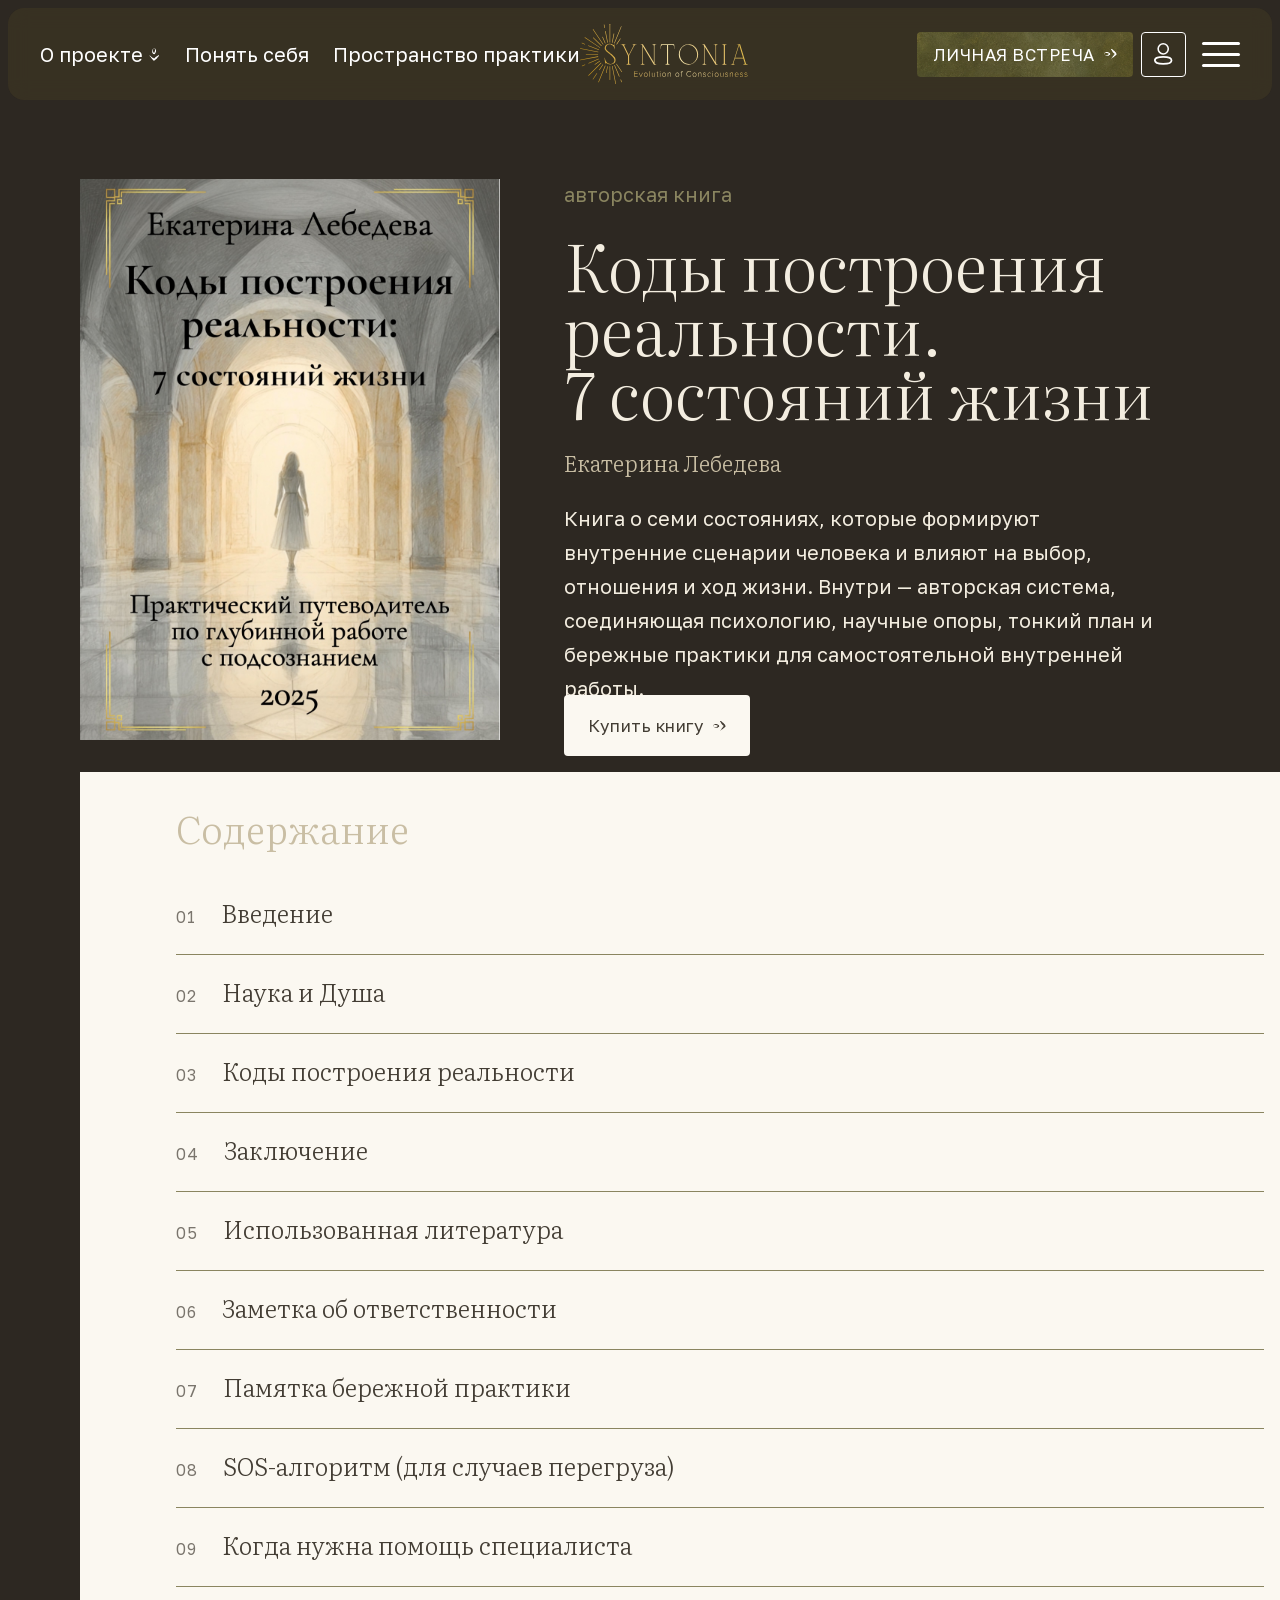
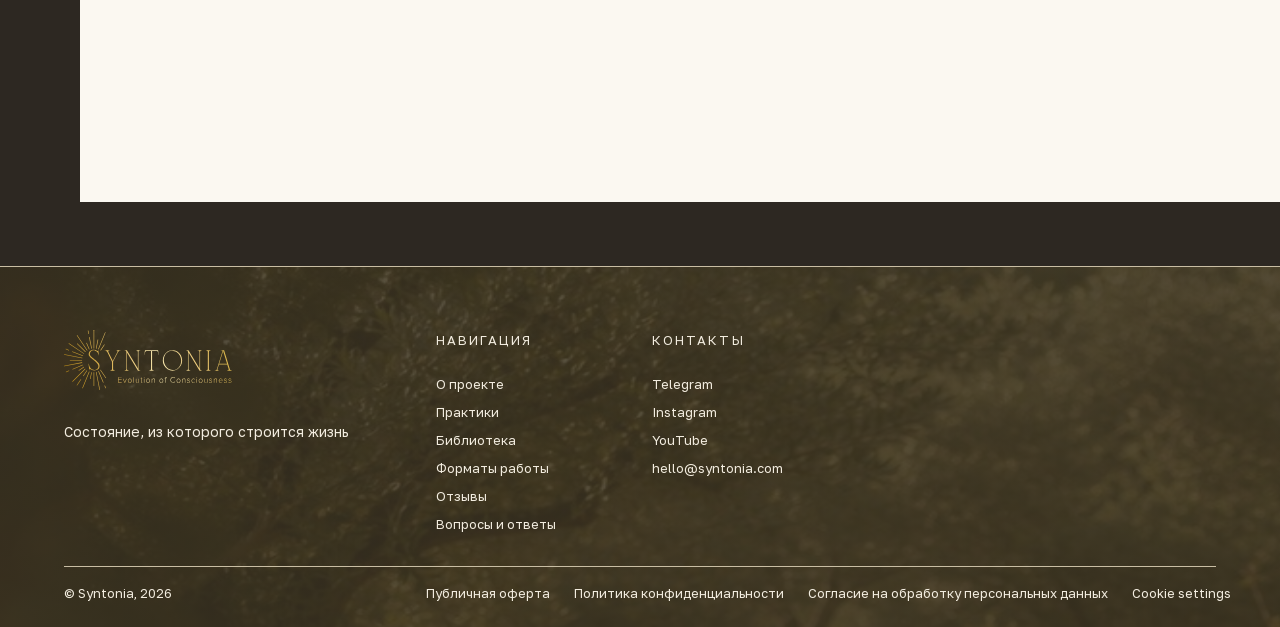
<file: book.html>
<!DOCTYPE html><html lang="ru" data-enhancements="on"><head><meta charset="utf-8"><meta name="viewport" content="width=device-width, initial-scale=1"><title>Коды построения реальности — Syntonia</title><meta name="description" content="Авторская книга Екатерины Лебедевой: семь состояний, которые формируют внутренние сценарии."><link rel="stylesheet" href="/fonts/fonts.css"><link rel="stylesheet" href="/_astro/Footer.DOhKytZM.css"><style>.book[data-astro-cid-n56fdxbn]{background:var(--color-bg-dark);width:100%;height:1866px;position:relative}.book__frame[data-astro-cid-n56fdxbn]{position:absolute;inset:0}.book__container[data-astro-cid-n56fdxbn]{width:1280px;height:1674px;position:absolute;top:128px;left:80px}.book__intro[data-astro-cid-n56fdxbn]{width:1280px;height:561px;position:absolute;top:51px;left:0}.book__cover[data-astro-cid-n56fdxbn]{background-position:50%;background-repeat:no-repeat;background-size:cover;width:420px;height:561px;position:absolute;top:0;left:0}.book__info[data-astro-cid-n56fdxbn]{width:600px;height:561px;position:absolute;top:0;left:484px}.book__eyebrow[data-astro-cid-n56fdxbn]{width:600px;font-family:var(--font-golos-text);color:var(--color-accent-muted);margin:0;font-size:20px;line-height:1.5;position:absolute;top:0;left:0}.book__title[data-astro-cid-n56fdxbn]{width:600px;font-family:var(--font-literata);color:var(--color-text-on-dark);margin:0;font-size:64px;font-weight:300;line-height:1;position:absolute;top:54px;left:0}.book__author[data-astro-cid-n56fdxbn]{width:600px;font-family:var(--font-literata);color:var(--color-thread);margin:0;font-size:22px;font-weight:300;line-height:1.25;position:absolute;top:270px;left:0}.book__desc[data-astro-cid-n56fdxbn]{width:600px;font-family:var(--font-golos-text);color:var(--color-text-on-dark);margin:0;font-size:20px;line-height:1.7;position:absolute;top:322px;left:0}.book__cta[data-astro-cid-n56fdxbn]{position:absolute;top:516px;left:0}.book__toc[data-astro-cid-n56fdxbn]{background:var(--color-bg-page);width:1280px;height:1030px;padding:32px 96px 64px;position:absolute;top:644px;left:0}.book__toc-title[data-astro-cid-n56fdxbn]{font-family:var(--font-literata);color:var(--color-thread);margin:0;font-size:38px;font-weight:300;line-height:1.25;position:absolute;top:32px;left:96px}.book__toc-list[data-astro-cid-n56fdxbn]{width:1088px;margin:0;padding:0;list-style:none;position:absolute;top:104px;left:96px}.book__toc-row[data-astro-cid-n56fdxbn]{border-bottom:1px solid var(--color-accent-muted);align-items:baseline;gap:24px;padding:20px 0;display:flex}.book__toc-num[data-astro-cid-n56fdxbn]{font-family:var(--font-golos-text);letter-spacing:.08em;color:var(--color-text-secondary);font-size:16px}.book__toc-name[data-astro-cid-n56fdxbn]{font-family:var(--font-literata);color:var(--color-text-primary);font-size:24px;font-weight:300}
</style></head><body><main class="page"><section class="header" id="home-header" data-figma-node="79:104" data-overlay style="--header-top: 8px" data-astro-cid-nen7h5rs><div class="header__inner" data-figma-node="I79:104;167:642" data-astro-cid-nen7h5rs><nav class="header__nav" data-figma-node="I79:104;167:643" data-astro-cid-nen7h5rs><details class="header__dropdown" data-figma-node="I79:104;167:644" data-dropdown data-astro-cid-nen7h5rs><summary class="header__dropdown-button" data-astro-cid-nen7h5rs><span class="header__link t-body" data-figma-node="I79:104;167:645" data-astro-cid-nen7h5rs>О проекте</span><img class="header__chevron" data-figma-node="I79:104;760:560" src="/svg/arrow-quiet-white-down.svg" alt="" width="14" height="14" data-astro-cid-nen7h5rs></summary><ul class="header__menu" data-invented="header-dropdown-open" data-astro-cid-nen7h5rs><li data-astro-cid-nen7h5rs><a class="header__menu-link t-body" href="/masters.html" data-astro-cid-nen7h5rs>Мастера</a></li><li data-astro-cid-nen7h5rs><a class="header__menu-link t-body" href="/method.html" data-astro-cid-nen7h5rs>Метод</a></li><li data-astro-cid-nen7h5rs><a class="header__menu-link t-body" href="/library.html" data-astro-cid-nen7h5rs>Библиотека</a></li></ul></details><a class="header__link t-body" href="/quiz.html" data-figma-node="I79:104;167:647" data-astro-cid-nen7h5rs>Понять себя</a><a class="header__link t-body" href="/practice.html" data-figma-node="I79:104;167:648" data-astro-cid-nen7h5rs>Пространство практики</a></nav><a class="header__logo" href="/" aria-label="Syntonia — на главную" data-astro-cid-nen7h5rs><img data-figma-node="I79:104;167:650" src="/svg/logo-evolution.svg" alt="Syntonia" width="168" height="60" data-astro-cid-nen7h5rs></a><div class="header__actions" data-figma-node="I79:104;167:651" data-astro-cid-nen7h5rs><div class="header__btn-group" data-figma-node="I79:104;167:652" data-astro-cid-nen7h5rs><a class="btn-primary btn-primary--light btn-primary--l btn-primary--compact" href="/booking.html" data-figma-node="I79:104;167:653" data-astro-cid-tkbyowkm><span class="btn-primary__label t-button-caps" data-astro-cid-tkbyowkm>личная встреча</span><span class="arrow-quiet" style="--arrow-size:14px" data-astro-cid-lflwkbik><svg width="14" height="14" viewBox="0 0 14 14" fill="none" xmlns="http://www.w3.org/2000/svg">
<path d="M6.41079 7.97383C6.09879 8.10578 6.07469 8.56405 5.66384 8.67981C5.26001 8.77996 5.14753 8.62202 4.72544 8.76564C4.52693 8.82741 4.31378 8.83851 4.12629 8.83218C3.8987 8.82522 3.7202 8.78944 3.60874 8.81138C3.39879 8.84588 3.40799 8.64639 3.1355 8.62247C2.86126 8.58988 2.71063 8.50193 2.51729 8.35673C2.31681 8.21752 1.72683 7.84204 1.49882 7.70925C1.26208 7.58702 1.10895 7.28965 1.05767 7.1135C1.04091 7.0592 1.03844 7.01068 1.04416 6.97552C1.0466 6.96082 1.05394 6.95464 1.06084 6.95466C1.06084 6.95466 1.06084 6.95466 1.06084 6.95466C1.06084 6.95466 1.06085 6.95466 1.06085 6.95466C1.06085 6.95466 1.06085 6.95466 1.06085 6.95466C1.06956 6.9548 1.07776 6.96356 1.08059 6.97969C1.09339 7.06016 1.16457 7.16662 1.28725 7.25198C1.52089 7.39544 1.49179 7.4731 1.82198 7.64908C2.16068 7.81065 2.39823 7.81677 2.77616 8.01202C3.16739 8.20042 3.32731 7.95922 3.85482 8.13805C3.93694 8.16306 4.00924 8.17324 4.07207 8.17246C4.45119 8.15686 4.51981 7.87365 4.92244 7.65141C5.38837 7.40437 6.07663 7.09233 6.06673 6.95466C6.06833 6.93849 6.05959 6.93494 6.05311 6.95466C6.06424 7.10875 6.03439 6.99469 5.91593 6.9172C5.80406 6.82878 5.65098 6.72588 5.49146 6.61491C5.09692 6.34025 4.46111 6.27428 3.99282 6.10811C3.93711 6.08824 3.87818 6.06933 3.81852 6.05274C3.7463 6.03237 3.67043 6.01477 3.60055 6.00223C3.18399 5.93944 2.65353 6.00963 2.37874 6.06115C2.00203 6.13443 1.90625 6.17579 1.62314 6.39739C1.46771 6.53009 1.21155 6.66862 1.09584 6.88076C1.05542 6.99106 1.02087 6.97842 1.03267 6.83167C1.07128 6.62271 1.20577 6.51622 1.23127 6.39954C1.29209 6.16458 1.32572 6.03765 1.57603 5.94248C1.82694 5.86262 1.83122 5.6187 1.97405 5.55535C2.12497 5.50678 2.14484 5.59479 2.84302 5.22302C3.08327 5.10476 3.30803 5.02756 3.51563 4.98319C3.65316 4.95543 3.77497 4.94483 3.88039 4.9403C4.12342 4.93143 4.29784 4.9493 4.44211 4.96409C4.76212 4.9939 5.3137 5.30888 5.76722 5.48266C5.96243 5.55577 6.22836 5.69242 6.49731 5.89149C6.74539 6.1087 7.11425 6.29549 7.18771 6.95466C7.19151 7.14139 7.15324 7.279 7.1238 7.38095C6.88581 7.97568 6.72606 7.80349 6.41079 7.97383Z" fill="currentColor"/>
<path d="M12.747 8.06028C12.4426 8.17401 12.6689 8.72081 12.3417 8.90248C12.0177 9.08722 11.7832 8.93245 11.5258 9.25557C11.2648 9.57514 10.8407 9.73506 10.7797 9.93159C10.7162 10.1256 10.4887 9.92935 10.348 10.1553C10.2057 10.3797 10.0625 10.4598 9.83548 10.5554C9.60667 10.6492 9.06384 11.0946 8.95146 11.34C8.83688 11.5833 8.51277 11.6708 8.36517 11.77C8.31871 11.8003 8.27761 11.8198 8.24323 11.8319C8.22866 11.8371 8.21412 11.8317 8.20419 11.822C8.20419 11.822 8.20419 11.822 8.20419 11.822C8.20419 11.822 8.20418 11.822 8.20418 11.822C8.20418 11.822 8.20418 11.822 8.20418 11.822C8.19183 11.8099 8.18661 11.7908 8.19745 11.7765C8.25006 11.707 8.32019 11.5947 8.37828 11.4378C8.4846 11.1432 8.60524 11.218 8.82118 10.8913C9.03639 10.5638 9.08425 10.2871 9.45812 10.0202C9.83894 9.76018 9.59337 9.37358 10.1999 9.07421C10.8202 8.78829 10.5108 8.3905 10.8697 7.85111C11.115 7.48648 11.5354 7.18578 11.8614 6.94198C11.8657 6.97942 11.8839 6.99645 11.8671 7.00322C11.8414 7.01235 11.8083 7.06222 11.8253 7.11595C11.6281 6.96019 11.4241 6.78098 11.2466 6.56393C10.9039 6.13679 10.2292 5.86582 9.89972 5.34467C9.5722 4.82151 9.11338 4.07757 8.94544 3.68904C8.77651 3.30152 8.73753 3.20484 8.38955 3.02065C8.18958 2.91473 8.01097 2.67014 7.99281 2.32839C7.98372 2.15634 8.11997 2.05865 8.2647 2.09373C8.4761 2.14527 8.5315 2.3079 8.73871 2.23435C9.15205 2.08812 9.30981 2.04421 9.31804 2.38269C9.32839 2.71898 9.7627 2.44006 9.81736 2.58658C9.8722 2.73291 9.66879 2.93676 10.3173 3.30431C10.9613 3.67644 11.2599 3.9359 11.478 4.1031C11.6934 4.27304 11.9239 4.85119 12.2798 5.12329C12.4902 5.28675 12.7737 5.60831 13.0384 5.88035C13.4526 6.28762 13.543 6.84795 13.5372 7.1734C13.5045 7.80213 13.2192 7.89985 12.9573 8.01758C12.8942 8.02228 12.8249 8.03237 12.747 8.06028Z" fill="currentColor"/>
</svg>
</span></a><button class="header__login" type="button" data-figma-node="I79:104;167:654" aria-label="Личный кабинет" data-astro-cid-nen7h5rs><!-- Figma отдаёт SVG 19×22: обводка выходит за контур 17×20.
               Если вписать в 17×20, иконка сжимается до 89 %. --><img src="/svg/profil.svg" alt="" width="19" height="22" data-astro-cid-nen7h5rs></button></div><button class="header__burger" type="button" data-figma-node="I79:104;167:655" aria-label="Меню" aria-expanded="false" data-burger data-astro-cid-nen7h5rs><span class="header__line" data-astro-cid-nen7h5rs></span><span class="header__line" data-astro-cid-nen7h5rs></span><span class="header__line" data-astro-cid-nen7h5rs></span></button></div></div><nav class="header__mobile" data-invented="header-mobile-panel" id="mobile-menu" aria-label="Меню" hidden data-mobile data-astro-cid-nen7h5rs><ul class="header__mobile-list" data-astro-cid-nen7h5rs><li data-astro-cid-nen7h5rs><a class="header__mobile-link t-body" href="/#home-about-founder" data-astro-cid-nen7h5rs>О проекте</a><ul class="header__mobile-sub" data-astro-cid-nen7h5rs><li data-astro-cid-nen7h5rs><a class="header__mobile-link t-body" href="/masters.html" data-astro-cid-nen7h5rs>Мастера</a></li><li data-astro-cid-nen7h5rs><a class="header__mobile-link t-body" href="/method.html" data-astro-cid-nen7h5rs>Метод</a></li><li data-astro-cid-nen7h5rs><a class="header__mobile-link t-body" href="/library.html" data-astro-cid-nen7h5rs>Библиотека</a></li></ul></li><li data-astro-cid-nen7h5rs><a class="header__mobile-link t-body" href="/quiz.html" data-astro-cid-nen7h5rs>Понять себя</a></li><li data-astro-cid-nen7h5rs><a class="header__mobile-link t-body" href="/practice.html" data-astro-cid-nen7h5rs>Пространство практики</a></li></ul></nav></section><script type="module">if(document.documentElement.dataset.enhancements===`on`){let e=document.querySelector(`[data-dropdown]`),t=document.querySelector(`[data-burger]`),n=document.querySelector(`[data-mobile]`);t?.addEventListener(`click`,()=>{let e=t.getAttribute(`aria-expanded`)!==`true`;t.setAttribute(`aria-expanded`,String(e)),n&&(n.hidden=!e),document.documentElement.classList.toggle(`is-menu-open`,e)}),document.addEventListener(`click`,t=>{e?.open&&!e.contains(t.target)&&(e.open=!1)}),document.addEventListener(`keydown`,t=>{t.key===`Escape`&&e?.open&&(e.open=!1,e.querySelector(`summary`)?.focus())}),document.addEventListener(`keydown`,e=>{e.key===`Escape`&&(closeDropdown(),t?.setAttribute(`aria-expanded`,`false`),document.documentElement.classList.remove(`is-menu-open`))})}</script><section class="book" data-figma-node="1109:1112" data-astro-cid-n56fdxbn><div class="book__frame" data-figma-node="1109:1051" data-astro-cid-n56fdxbn><div class="book__container" data-figma-node="1109:1052" data-astro-cid-n56fdxbn><div class="book__intro" data-figma-node="1109:1054" data-astro-cid-n56fdxbn><div class="book__cover" data-figma-node="1109:1055" style="background-image:url('/img/book-cover.jpg')" data-astro-cid-n56fdxbn></div><div class="book__info" data-figma-node="1109:1056" data-astro-cid-n56fdxbn><p class="book__eyebrow" data-figma-node="1124:1714" data-astro-cid-n56fdxbn>авторская книга</p><h1 class="book__title" data-figma-node="1109:1058" data-astro-cid-n56fdxbn>Коды построения реальности. 7&nbsp;состояний жизни</h1><p class="book__author" data-figma-node="1109:1059" data-astro-cid-n56fdxbn>Екатерина Лебедева</p><p class="book__desc" data-figma-node="1109:1060" data-astro-cid-n56fdxbn>Книга о семи состояниях, которые формируют внутренние сценарии человека и влияют на выбор, отношения и ход жизни. Внутри — авторская система, соединяющая психологию, научные опоры, тонкий план и бережные практики для самостоятельной внутренней работы.</p><div class="book__cta" data-astro-cid-n56fdxbn><a class="btn-primary btn-primary--dark btn-primary--l" href="/booking.html" data-astro-cid-tkbyowkm><span class="btn-primary__label t-button" data-astro-cid-tkbyowkm>Купить книгу</span><span class="arrow-quiet" style="--arrow-size:14px" data-astro-cid-lflwkbik><svg width="14" height="14" viewBox="0 0 14 14" fill="none" xmlns="http://www.w3.org/2000/svg">
<path d="M6.41079 7.97383C6.09879 8.10578 6.07469 8.56405 5.66384 8.67981C5.26001 8.77996 5.14753 8.62202 4.72544 8.76564C4.52693 8.82741 4.31378 8.83851 4.12629 8.83218C3.8987 8.82522 3.7202 8.78944 3.60874 8.81138C3.39879 8.84588 3.40799 8.64639 3.1355 8.62247C2.86126 8.58988 2.71063 8.50193 2.51729 8.35673C2.31681 8.21752 1.72683 7.84204 1.49882 7.70925C1.26208 7.58702 1.10895 7.28965 1.05767 7.1135C1.04091 7.0592 1.03844 7.01068 1.04416 6.97552C1.0466 6.96082 1.05394 6.95464 1.06084 6.95466C1.06084 6.95466 1.06084 6.95466 1.06084 6.95466C1.06084 6.95466 1.06085 6.95466 1.06085 6.95466C1.06085 6.95466 1.06085 6.95466 1.06085 6.95466C1.06956 6.9548 1.07776 6.96356 1.08059 6.97969C1.09339 7.06016 1.16457 7.16662 1.28725 7.25198C1.52089 7.39544 1.49179 7.4731 1.82198 7.64908C2.16068 7.81065 2.39823 7.81677 2.77616 8.01202C3.16739 8.20042 3.32731 7.95922 3.85482 8.13805C3.93694 8.16306 4.00924 8.17324 4.07207 8.17246C4.45119 8.15686 4.51981 7.87365 4.92244 7.65141C5.38837 7.40437 6.07663 7.09233 6.06673 6.95466C6.06833 6.93849 6.05959 6.93494 6.05311 6.95466C6.06424 7.10875 6.03439 6.99469 5.91593 6.9172C5.80406 6.82878 5.65098 6.72588 5.49146 6.61491C5.09692 6.34025 4.46111 6.27428 3.99282 6.10811C3.93711 6.08824 3.87818 6.06933 3.81852 6.05274C3.7463 6.03237 3.67043 6.01477 3.60055 6.00223C3.18399 5.93944 2.65353 6.00963 2.37874 6.06115C2.00203 6.13443 1.90625 6.17579 1.62314 6.39739C1.46771 6.53009 1.21155 6.66862 1.09584 6.88076C1.05542 6.99106 1.02087 6.97842 1.03267 6.83167C1.07128 6.62271 1.20577 6.51622 1.23127 6.39954C1.29209 6.16458 1.32572 6.03765 1.57603 5.94248C1.82694 5.86262 1.83122 5.6187 1.97405 5.55535C2.12497 5.50678 2.14484 5.59479 2.84302 5.22302C3.08327 5.10476 3.30803 5.02756 3.51563 4.98319C3.65316 4.95543 3.77497 4.94483 3.88039 4.9403C4.12342 4.93143 4.29784 4.9493 4.44211 4.96409C4.76212 4.9939 5.3137 5.30888 5.76722 5.48266C5.96243 5.55577 6.22836 5.69242 6.49731 5.89149C6.74539 6.1087 7.11425 6.29549 7.18771 6.95466C7.19151 7.14139 7.15324 7.279 7.1238 7.38095C6.88581 7.97568 6.72606 7.80349 6.41079 7.97383Z" fill="currentColor"/>
<path d="M12.747 8.06028C12.4426 8.17401 12.6689 8.72081 12.3417 8.90248C12.0177 9.08722 11.7832 8.93245 11.5258 9.25557C11.2648 9.57514 10.8407 9.73506 10.7797 9.93159C10.7162 10.1256 10.4887 9.92935 10.348 10.1553C10.2057 10.3797 10.0625 10.4598 9.83548 10.5554C9.60667 10.6492 9.06384 11.0946 8.95146 11.34C8.83688 11.5833 8.51277 11.6708 8.36517 11.77C8.31871 11.8003 8.27761 11.8198 8.24323 11.8319C8.22866 11.8371 8.21412 11.8317 8.20419 11.822C8.20419 11.822 8.20419 11.822 8.20419 11.822C8.20419 11.822 8.20418 11.822 8.20418 11.822C8.20418 11.822 8.20418 11.822 8.20418 11.822C8.19183 11.8099 8.18661 11.7908 8.19745 11.7765C8.25006 11.707 8.32019 11.5947 8.37828 11.4378C8.4846 11.1432 8.60524 11.218 8.82118 10.8913C9.03639 10.5638 9.08425 10.2871 9.45812 10.0202C9.83894 9.76018 9.59337 9.37358 10.1999 9.07421C10.8202 8.78829 10.5108 8.3905 10.8697 7.85111C11.115 7.48648 11.5354 7.18578 11.8614 6.94198C11.8657 6.97942 11.8839 6.99645 11.8671 7.00322C11.8414 7.01235 11.8083 7.06222 11.8253 7.11595C11.6281 6.96019 11.4241 6.78098 11.2466 6.56393C10.9039 6.13679 10.2292 5.86582 9.89972 5.34467C9.5722 4.82151 9.11338 4.07757 8.94544 3.68904C8.77651 3.30152 8.73753 3.20484 8.38955 3.02065C8.18958 2.91473 8.01097 2.67014 7.99281 2.32839C7.98372 2.15634 8.11997 2.05865 8.2647 2.09373C8.4761 2.14527 8.5315 2.3079 8.73871 2.23435C9.15205 2.08812 9.30981 2.04421 9.31804 2.38269C9.32839 2.71898 9.7627 2.44006 9.81736 2.58658C9.8722 2.73291 9.66879 2.93676 10.3173 3.30431C10.9613 3.67644 11.2599 3.9359 11.478 4.1031C11.6934 4.27304 11.9239 4.85119 12.2798 5.12329C12.4902 5.28675 12.7737 5.60831 13.0384 5.88035C13.4526 6.28762 13.543 6.84795 13.5372 7.1734C13.5045 7.80213 13.2192 7.89985 12.9573 8.01758C12.8942 8.02228 12.8249 8.03237 12.747 8.06028Z" fill="currentColor"/>
</svg>
</span></a></div></div></div><div class="book__toc" data-figma-node="1109:1062" data-astro-cid-n56fdxbn><h2 class="book__toc-title" data-figma-node="1109:1063" data-astro-cid-n56fdxbn>Содержание</h2><ol class="book__toc-list" data-astro-cid-n56fdxbn><li class="book__toc-row" data-astro-cid-n56fdxbn><span class="book__toc-num" data-astro-cid-n56fdxbn>01</span><span class="book__toc-name" data-astro-cid-n56fdxbn>Введение</span></li><li class="book__toc-row" data-astro-cid-n56fdxbn><span class="book__toc-num" data-astro-cid-n56fdxbn>02</span><span class="book__toc-name" data-astro-cid-n56fdxbn>Наука и Душа</span></li><li class="book__toc-row" data-astro-cid-n56fdxbn><span class="book__toc-num" data-astro-cid-n56fdxbn>03</span><span class="book__toc-name" data-astro-cid-n56fdxbn>Коды построения реальности</span></li><li class="book__toc-row" data-astro-cid-n56fdxbn><span class="book__toc-num" data-astro-cid-n56fdxbn>04</span><span class="book__toc-name" data-astro-cid-n56fdxbn>Заключение</span></li><li class="book__toc-row" data-astro-cid-n56fdxbn><span class="book__toc-num" data-astro-cid-n56fdxbn>05</span><span class="book__toc-name" data-astro-cid-n56fdxbn>Использованная литература</span></li><li class="book__toc-row" data-astro-cid-n56fdxbn><span class="book__toc-num" data-astro-cid-n56fdxbn>06</span><span class="book__toc-name" data-astro-cid-n56fdxbn>Заметка об ответственности</span></li><li class="book__toc-row" data-astro-cid-n56fdxbn><span class="book__toc-num" data-astro-cid-n56fdxbn>07</span><span class="book__toc-name" data-astro-cid-n56fdxbn>Памятка бережной практики</span></li><li class="book__toc-row" data-astro-cid-n56fdxbn><span class="book__toc-num" data-astro-cid-n56fdxbn>08</span><span class="book__toc-name" data-astro-cid-n56fdxbn>SOS-алгоритм (для случаев перегруза)</span></li><li class="book__toc-row" data-astro-cid-n56fdxbn><span class="book__toc-num" data-astro-cid-n56fdxbn>09</span><span class="book__toc-name" data-astro-cid-n56fdxbn>Когда нужна помощь специалиста</span></li></ol></div></div></div></section><footer class="footer" id="home-footer" data-figma-node="148:561" data-astro-cid-jo6i4kqk><div class="footer__inner" data-figma-node="I148:561;146:404" data-astro-cid-jo6i4kqk><div class="footer__top" data-figma-node="I148:561;148:442" data-astro-cid-jo6i4kqk><div class="footer__brand" data-figma-node="I148:561;146:405" data-astro-cid-jo6i4kqk><img class="footer__logo" data-figma-node="I148:561;147:417 I148:561;147:417;28:2051" src="/svg/logo-evolution.svg" alt="Syntonia" width="168" height="60" data-astro-cid-jo6i4kqk><p class="footer__tagline t-body-s" data-figma-node="I148:561;147:421" data-astro-cid-jo6i4kqk>Состояние, из которого строится жизнь</p></div><nav class="footer__col" data-figma-node="I148:561;146:406" aria-label="Навигация в подвале" data-astro-cid-jo6i4kqk><p class="footer__title t-eyebrow-xs" data-figma-node="I148:561;147:422" data-astro-cid-jo6i4kqk>навигация</p><div class="footer__links" data-figma-node="I148:561;148:431" data-astro-cid-jo6i4kqk><a class="footer__link t-caption" href="/#home-about-founder" data-figma-node="I148:561;148:425" data-astro-cid-jo6i4kqk>О проекте</a><a class="footer__link t-caption" href="/practice.html" data-figma-node="I148:561;148:426" data-astro-cid-jo6i4kqk>Практики</a><a class="footer__link t-caption" href="/library.html" data-figma-node="I148:561;148:427" data-astro-cid-jo6i4kqk>Библиотека</a><a class="footer__link t-caption" href="/booking.html" data-figma-node="I148:561;148:428" data-astro-cid-jo6i4kqk>Форматы работы</a><a class="footer__link t-caption" href="/#home-voices" data-figma-node="I148:561;148:429" data-astro-cid-jo6i4kqk>Отзывы</a><a class="footer__link t-caption" href="/#home-faq" data-figma-node="I148:561;148:430" data-astro-cid-jo6i4kqk>Вопросы и ответы</a></div></nav><nav class="footer__col" data-figma-node="I148:561;148:432" aria-label="Контакты" data-astro-cid-jo6i4kqk><p class="footer__title t-eyebrow-xs" data-figma-node="I148:561;148:433" data-astro-cid-jo6i4kqk>контакты</p><div class="footer__links" data-figma-node="I148:561;148:434" data-astro-cid-jo6i4kqk><a class="footer__link t-caption" href="/404.html" data-figma-node="I148:561;148:435" data-astro-cid-jo6i4kqk>Telegram</a><a class="footer__link t-caption" href="/404.html" data-figma-node="I148:561;148:436" data-astro-cid-jo6i4kqk>Instagram</a><a class="footer__link t-caption" href="/404.html" data-figma-node="I148:561;148:437" data-astro-cid-jo6i4kqk>YouTube</a><a class="footer__link t-caption" href="/404.html" data-figma-node="I148:561;148:438" data-astro-cid-jo6i4kqk>hello@syntonia.com</a></div></nav></div><div class="footer__divider" data-figma-node="I148:561;148:441" data-astro-cid-jo6i4kqk></div><div class="footer__bottom" data-figma-node="I148:561;148:443" data-astro-cid-jo6i4kqk><p class="footer__copy t-caption" data-figma-node="I148:561;148:444" data-astro-cid-jo6i4kqk>© Syntonia, 2026</p><div class="footer__legal" data-figma-node="I148:561;148:449" data-astro-cid-jo6i4kqk><a class="footer__link t-caption" href="/404.html" data-figma-node="I148:561;148:445" data-astro-cid-jo6i4kqk>Публичная оферта</a><a class="footer__link t-caption" href="/404.html" data-figma-node="I148:561;148:446" data-astro-cid-jo6i4kqk>Политика конфиденциальности</a><a class="footer__link t-caption" href="/404.html" data-figma-node="I148:561;148:447" data-astro-cid-jo6i4kqk>Согласие на обработку персональных данных</a><a class="footer__link t-caption" href="/404.html" data-figma-node="I148:561;148:448" data-astro-cid-jo6i4kqk>Cookie settings</a></div></div></div></footer></main></body></html>
</file>
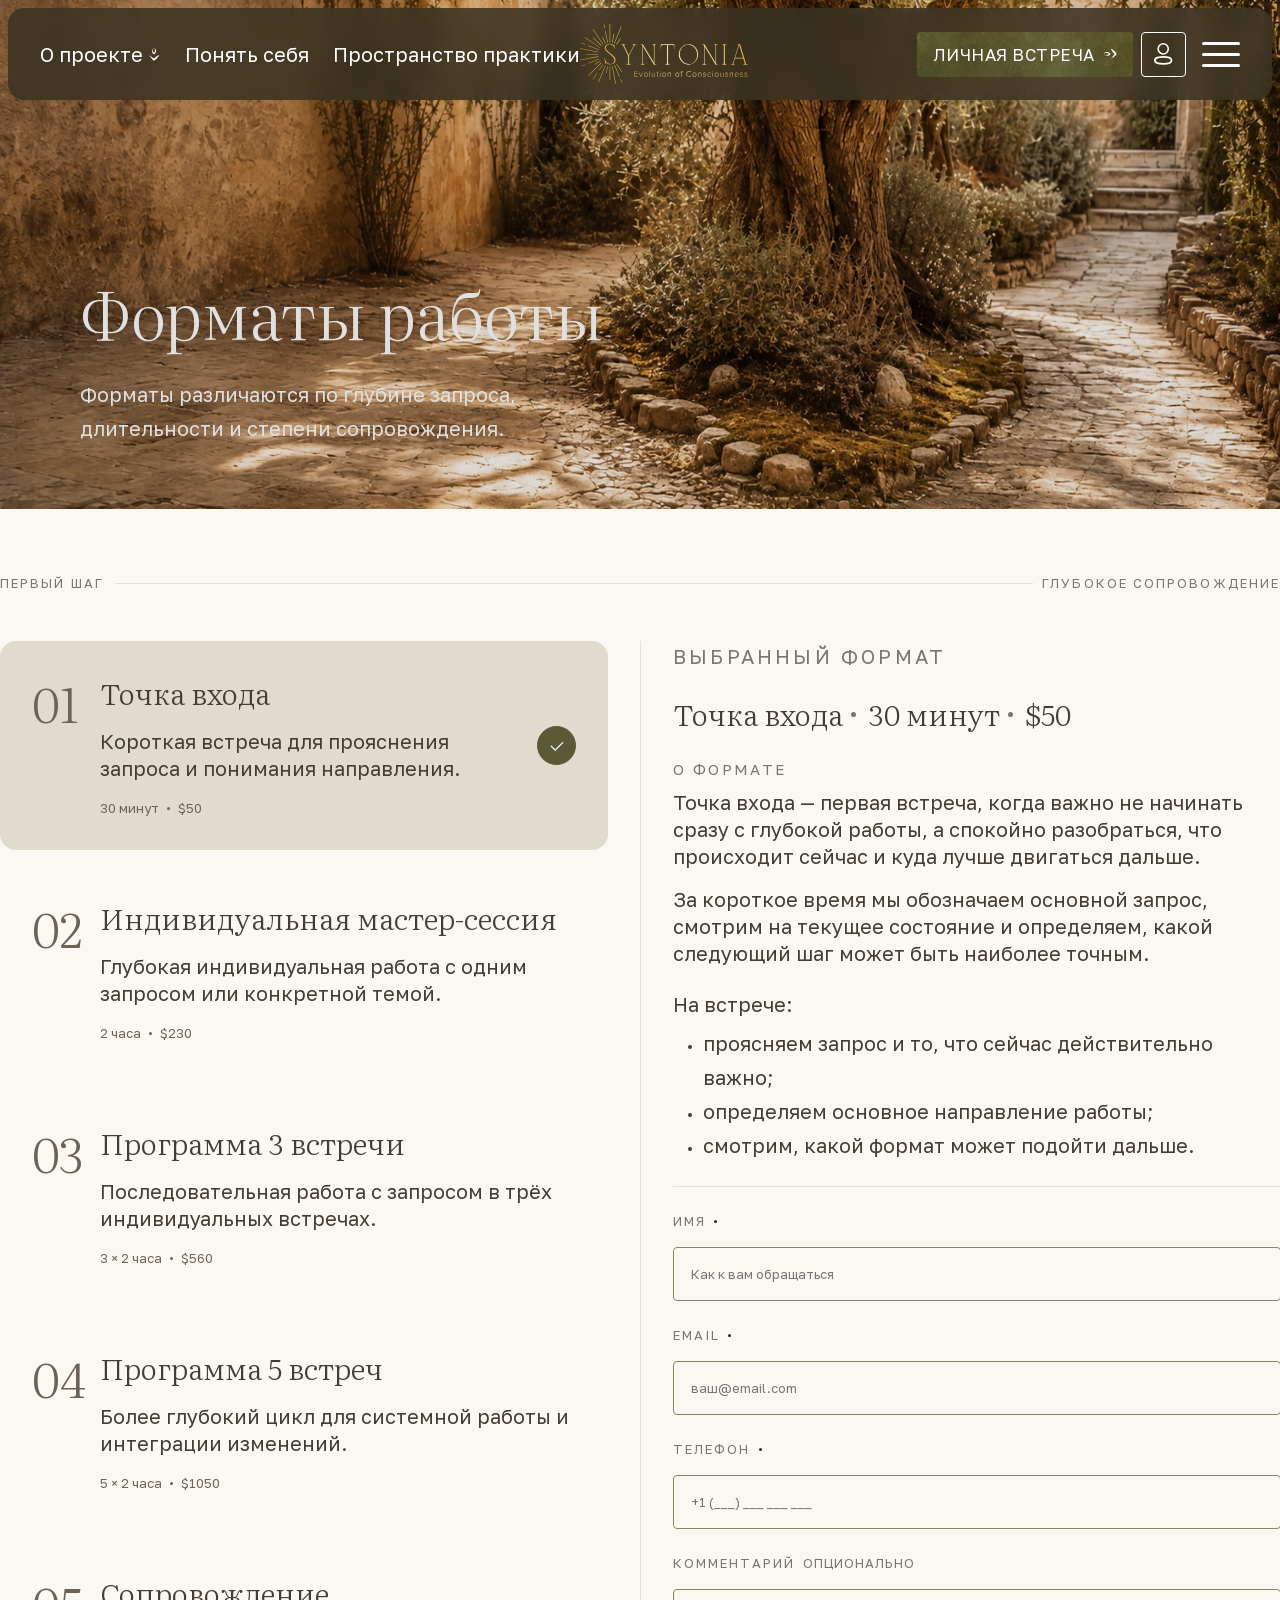
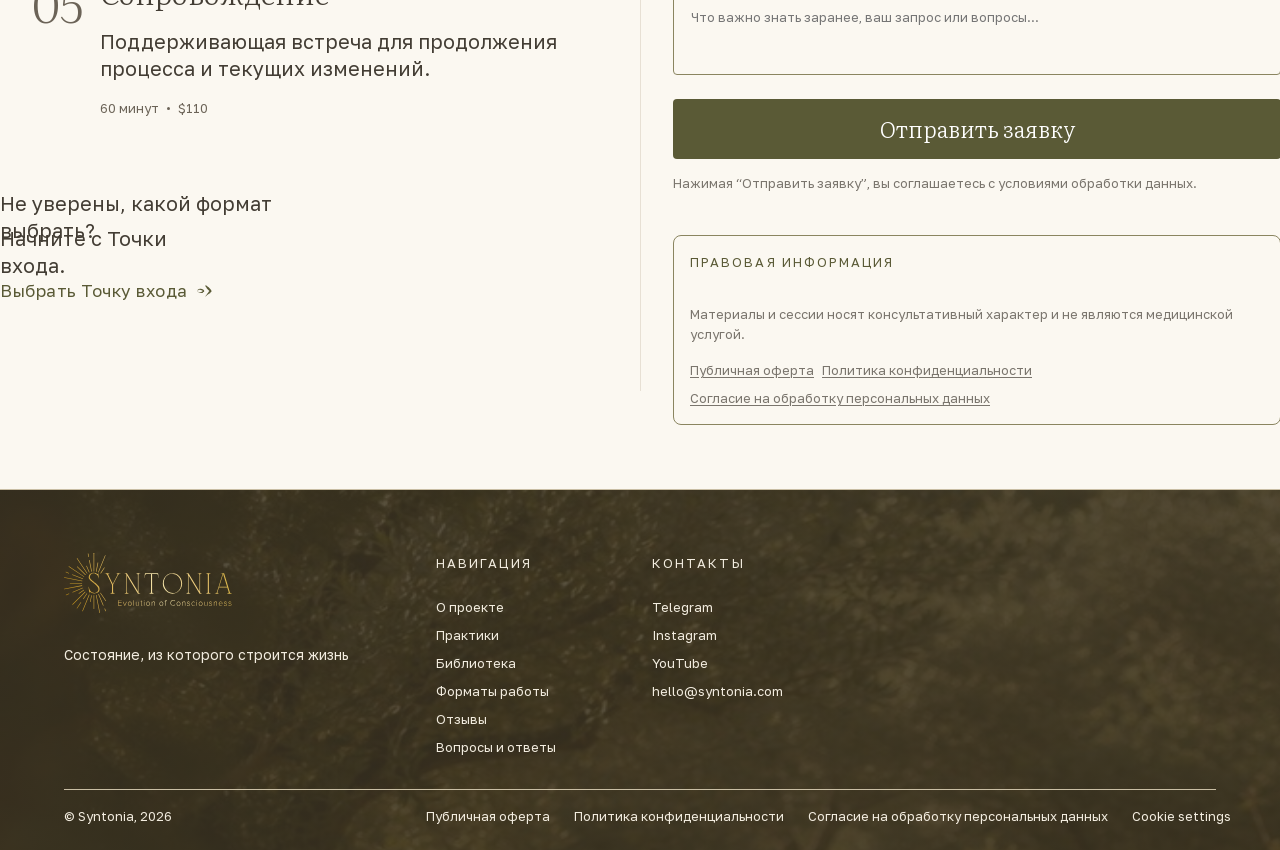
<file: booking.html>
<!DOCTYPE html><html lang="ru" data-enhancements="on"><head><meta charset="utf-8"><meta name="viewport" content="width=device-width, initial-scale=1"><title>Форматы работы — Syntonia</title><meta name="description" content="Форматы различаются по глубине запроса, длительности и степени сопровождения."><link rel="stylesheet" href="/fonts/fonts.css"><link rel="stylesheet" href="/_astro/Footer.DOhKytZM.css"><link rel="stylesheet" href="/_astro/booking.CZ1G8_7s.css"></head><body><main class="page" data-astro-cid-b75koquv><section class="header" id="home-header" data-figma-node="79:104" data-overlay style="--header-top: 8px" data-astro-cid-nen7h5rs><div class="header__inner" data-figma-node="I79:104;167:642" data-astro-cid-nen7h5rs><nav class="header__nav" data-figma-node="I79:104;167:643" data-astro-cid-nen7h5rs><details class="header__dropdown" data-figma-node="I79:104;167:644" data-dropdown data-astro-cid-nen7h5rs><summary class="header__dropdown-button" data-astro-cid-nen7h5rs><span class="header__link t-body" data-figma-node="I79:104;167:645" data-astro-cid-nen7h5rs>О проекте</span><img class="header__chevron" data-figma-node="I79:104;760:560" src="/svg/arrow-quiet-white-down.svg" alt="" width="14" height="14" data-astro-cid-nen7h5rs></summary><ul class="header__menu" data-invented="header-dropdown-open" data-astro-cid-nen7h5rs><li data-astro-cid-nen7h5rs><a class="header__menu-link t-body" href="/masters.html" data-astro-cid-nen7h5rs>Мастера</a></li><li data-astro-cid-nen7h5rs><a class="header__menu-link t-body" href="/method.html" data-astro-cid-nen7h5rs>Метод</a></li><li data-astro-cid-nen7h5rs><a class="header__menu-link t-body" href="/library.html" data-astro-cid-nen7h5rs>Библиотека</a></li></ul></details><a class="header__link t-body" href="/quiz.html" data-figma-node="I79:104;167:647" data-astro-cid-nen7h5rs>Понять себя</a><a class="header__link t-body" href="/practice.html" data-figma-node="I79:104;167:648" data-astro-cid-nen7h5rs>Пространство практики</a></nav><a class="header__logo" href="/" aria-label="Syntonia — на главную" data-astro-cid-nen7h5rs><img data-figma-node="I79:104;167:650" src="/svg/logo-evolution.svg" alt="Syntonia" width="168" height="60" data-astro-cid-nen7h5rs></a><div class="header__actions" data-figma-node="I79:104;167:651" data-astro-cid-nen7h5rs><div class="header__btn-group" data-figma-node="I79:104;167:652" data-astro-cid-nen7h5rs><a class="btn-primary btn-primary--light btn-primary--l btn-primary--compact" href="/booking.html" data-figma-node="I79:104;167:653" data-astro-cid-tkbyowkm><span class="btn-primary__label t-button-caps" data-astro-cid-tkbyowkm>личная встреча</span><span class="arrow-quiet" style="--arrow-size:14px" data-astro-cid-lflwkbik><svg width="14" height="14" viewBox="0 0 14 14" fill="none" xmlns="http://www.w3.org/2000/svg">
<path d="M6.41079 7.97383C6.09879 8.10578 6.07469 8.56405 5.66384 8.67981C5.26001 8.77996 5.14753 8.62202 4.72544 8.76564C4.52693 8.82741 4.31378 8.83851 4.12629 8.83218C3.8987 8.82522 3.7202 8.78944 3.60874 8.81138C3.39879 8.84588 3.40799 8.64639 3.1355 8.62247C2.86126 8.58988 2.71063 8.50193 2.51729 8.35673C2.31681 8.21752 1.72683 7.84204 1.49882 7.70925C1.26208 7.58702 1.10895 7.28965 1.05767 7.1135C1.04091 7.0592 1.03844 7.01068 1.04416 6.97552C1.0466 6.96082 1.05394 6.95464 1.06084 6.95466C1.06084 6.95466 1.06084 6.95466 1.06084 6.95466C1.06084 6.95466 1.06085 6.95466 1.06085 6.95466C1.06085 6.95466 1.06085 6.95466 1.06085 6.95466C1.06956 6.9548 1.07776 6.96356 1.08059 6.97969C1.09339 7.06016 1.16457 7.16662 1.28725 7.25198C1.52089 7.39544 1.49179 7.4731 1.82198 7.64908C2.16068 7.81065 2.39823 7.81677 2.77616 8.01202C3.16739 8.20042 3.32731 7.95922 3.85482 8.13805C3.93694 8.16306 4.00924 8.17324 4.07207 8.17246C4.45119 8.15686 4.51981 7.87365 4.92244 7.65141C5.38837 7.40437 6.07663 7.09233 6.06673 6.95466C6.06833 6.93849 6.05959 6.93494 6.05311 6.95466C6.06424 7.10875 6.03439 6.99469 5.91593 6.9172C5.80406 6.82878 5.65098 6.72588 5.49146 6.61491C5.09692 6.34025 4.46111 6.27428 3.99282 6.10811C3.93711 6.08824 3.87818 6.06933 3.81852 6.05274C3.7463 6.03237 3.67043 6.01477 3.60055 6.00223C3.18399 5.93944 2.65353 6.00963 2.37874 6.06115C2.00203 6.13443 1.90625 6.17579 1.62314 6.39739C1.46771 6.53009 1.21155 6.66862 1.09584 6.88076C1.05542 6.99106 1.02087 6.97842 1.03267 6.83167C1.07128 6.62271 1.20577 6.51622 1.23127 6.39954C1.29209 6.16458 1.32572 6.03765 1.57603 5.94248C1.82694 5.86262 1.83122 5.6187 1.97405 5.55535C2.12497 5.50678 2.14484 5.59479 2.84302 5.22302C3.08327 5.10476 3.30803 5.02756 3.51563 4.98319C3.65316 4.95543 3.77497 4.94483 3.88039 4.9403C4.12342 4.93143 4.29784 4.9493 4.44211 4.96409C4.76212 4.9939 5.3137 5.30888 5.76722 5.48266C5.96243 5.55577 6.22836 5.69242 6.49731 5.89149C6.74539 6.1087 7.11425 6.29549 7.18771 6.95466C7.19151 7.14139 7.15324 7.279 7.1238 7.38095C6.88581 7.97568 6.72606 7.80349 6.41079 7.97383Z" fill="currentColor"/>
<path d="M12.747 8.06028C12.4426 8.17401 12.6689 8.72081 12.3417 8.90248C12.0177 9.08722 11.7832 8.93245 11.5258 9.25557C11.2648 9.57514 10.8407 9.73506 10.7797 9.93159C10.7162 10.1256 10.4887 9.92935 10.348 10.1553C10.2057 10.3797 10.0625 10.4598 9.83548 10.5554C9.60667 10.6492 9.06384 11.0946 8.95146 11.34C8.83688 11.5833 8.51277 11.6708 8.36517 11.77C8.31871 11.8003 8.27761 11.8198 8.24323 11.8319C8.22866 11.8371 8.21412 11.8317 8.20419 11.822C8.20419 11.822 8.20419 11.822 8.20419 11.822C8.20419 11.822 8.20418 11.822 8.20418 11.822C8.20418 11.822 8.20418 11.822 8.20418 11.822C8.19183 11.8099 8.18661 11.7908 8.19745 11.7765C8.25006 11.707 8.32019 11.5947 8.37828 11.4378C8.4846 11.1432 8.60524 11.218 8.82118 10.8913C9.03639 10.5638 9.08425 10.2871 9.45812 10.0202C9.83894 9.76018 9.59337 9.37358 10.1999 9.07421C10.8202 8.78829 10.5108 8.3905 10.8697 7.85111C11.115 7.48648 11.5354 7.18578 11.8614 6.94198C11.8657 6.97942 11.8839 6.99645 11.8671 7.00322C11.8414 7.01235 11.8083 7.06222 11.8253 7.11595C11.6281 6.96019 11.4241 6.78098 11.2466 6.56393C10.9039 6.13679 10.2292 5.86582 9.89972 5.34467C9.5722 4.82151 9.11338 4.07757 8.94544 3.68904C8.77651 3.30152 8.73753 3.20484 8.38955 3.02065C8.18958 2.91473 8.01097 2.67014 7.99281 2.32839C7.98372 2.15634 8.11997 2.05865 8.2647 2.09373C8.4761 2.14527 8.5315 2.3079 8.73871 2.23435C9.15205 2.08812 9.30981 2.04421 9.31804 2.38269C9.32839 2.71898 9.7627 2.44006 9.81736 2.58658C9.8722 2.73291 9.66879 2.93676 10.3173 3.30431C10.9613 3.67644 11.2599 3.9359 11.478 4.1031C11.6934 4.27304 11.9239 4.85119 12.2798 5.12329C12.4902 5.28675 12.7737 5.60831 13.0384 5.88035C13.4526 6.28762 13.543 6.84795 13.5372 7.1734C13.5045 7.80213 13.2192 7.89985 12.9573 8.01758C12.8942 8.02228 12.8249 8.03237 12.747 8.06028Z" fill="currentColor"/>
</svg>
</span></a><button class="header__login" type="button" data-figma-node="I79:104;167:654" aria-label="Личный кабинет" data-astro-cid-nen7h5rs><!-- Figma отдаёт SVG 19×22: обводка выходит за контур 17×20.
               Если вписать в 17×20, иконка сжимается до 89 %. --><img src="/svg/profil.svg" alt="" width="19" height="22" data-astro-cid-nen7h5rs></button></div><button class="header__burger" type="button" data-figma-node="I79:104;167:655" aria-label="Меню" aria-expanded="false" data-burger data-astro-cid-nen7h5rs><span class="header__line" data-astro-cid-nen7h5rs></span><span class="header__line" data-astro-cid-nen7h5rs></span><span class="header__line" data-astro-cid-nen7h5rs></span></button></div></div><nav class="header__mobile" data-invented="header-mobile-panel" id="mobile-menu" aria-label="Меню" hidden data-mobile data-astro-cid-nen7h5rs><ul class="header__mobile-list" data-astro-cid-nen7h5rs><li data-astro-cid-nen7h5rs><a class="header__mobile-link t-body" href="/#home-about-founder" data-astro-cid-nen7h5rs>О проекте</a><ul class="header__mobile-sub" data-astro-cid-nen7h5rs><li data-astro-cid-nen7h5rs><a class="header__mobile-link t-body" href="/masters.html" data-astro-cid-nen7h5rs>Мастера</a></li><li data-astro-cid-nen7h5rs><a class="header__mobile-link t-body" href="/method.html" data-astro-cid-nen7h5rs>Метод</a></li><li data-astro-cid-nen7h5rs><a class="header__mobile-link t-body" href="/library.html" data-astro-cid-nen7h5rs>Библиотека</a></li></ul></li><li data-astro-cid-nen7h5rs><a class="header__mobile-link t-body" href="/quiz.html" data-astro-cid-nen7h5rs>Понять себя</a></li><li data-astro-cid-nen7h5rs><a class="header__mobile-link t-body" href="/practice.html" data-astro-cid-nen7h5rs>Пространство практики</a></li></ul></nav></section><script type="module">if(document.documentElement.dataset.enhancements===`on`){let e=document.querySelector(`[data-dropdown]`),t=document.querySelector(`[data-burger]`),n=document.querySelector(`[data-mobile]`);t?.addEventListener(`click`,()=>{let e=t.getAttribute(`aria-expanded`)!==`true`;t.setAttribute(`aria-expanded`,String(e)),n&&(n.hidden=!e),document.documentElement.classList.toggle(`is-menu-open`,e)}),document.addEventListener(`click`,t=>{e?.open&&!e.contains(t.target)&&(e.open=!1)}),document.addEventListener(`keydown`,t=>{t.key===`Escape`&&e?.open&&(e.open=!1,e.querySelector(`summary`)?.focus())}),document.addEventListener(`keydown`,e=>{e.key===`Escape`&&(closeDropdown(),t?.setAttribute(`aria-expanded`,`false`),document.documentElement.classList.remove(`is-menu-open`))})}</script><section class="bhero" data-figma-node="383:287" data-astro-cid-7pcqm5qj><div class="bhero__container" data-figma-node="383:760" data-astro-cid-7pcqm5qj><div class="bhero__content" data-figma-node="383:756" data-astro-cid-7pcqm5qj><h1 class="bhero__title" data-figma-node="383:757" data-astro-cid-7pcqm5qj>Форматы работы</h1><p class="bhero__lead" data-figma-node="383:758" data-astro-cid-7pcqm5qj>Форматы различаются по глубине запроса, длительности и степени сопровождения.</p></div></div></section><section class="bformats" data-figma-node="383:761" data-astro-cid-pbkcft62><div class="bformats__container" data-figma-node="383:768" data-astro-cid-pbkcft62><div class="bformats__scale" data-figma-node="383:787" data-astro-cid-pbkcft62><span class="bformats__scale-label" data-figma-node="383:769" data-astro-cid-pbkcft62>первый шаг</span><span class="bformats__scale-line" data-astro-cid-pbkcft62></span><span class="bformats__scale-label" data-figma-node="383:770" data-astro-cid-pbkcft62>глубокое сопровождение</span></div><div class="bformats__layout" data-figma-node="383:822" data-astro-cid-pbkcft62><div class="bformats__list" data-figma-node="383:882" data-astro-cid-pbkcft62><button class="fmt is-active" type="button" data-format="0" aria-pressed="true" data-astro-cid-pbkcft62><span class="fmt__num" data-astro-cid-pbkcft62>01</span><span class="fmt__body" data-astro-cid-pbkcft62><span class="fmt__title" data-astro-cid-pbkcft62>Точка входа</span><span class="fmt__desc" data-astro-cid-pbkcft62>Короткая встреча для прояснения запроса и понимания направления.</span><span class="fmt__meta" data-astro-cid-pbkcft62><span data-astro-cid-pbkcft62>30 минут</span><span class="fmt__dot" aria-hidden="true" data-astro-cid-pbkcft62></span><span data-astro-cid-pbkcft62>$50</span></span></span><span class="fmt__circle" aria-hidden="true" data-astro-cid-pbkcft62><svg class="fmt__check" width="16" height="16" viewBox="0 0 14 14" fill="none" aria-hidden="true" data-astro-cid-pbkcft62><path d="M2 7.2 5.4 10.6 12 4" stroke="currentColor" stroke-width="1.1" stroke-linecap="round" stroke-linejoin="round" data-astro-cid-pbkcft62></path></svg></span></button><button class="fmt" type="button" data-format="1" aria-pressed="false" data-astro-cid-pbkcft62><span class="fmt__num" data-astro-cid-pbkcft62>02</span><span class="fmt__body" data-astro-cid-pbkcft62><span class="fmt__title" data-astro-cid-pbkcft62>Индивидуальная мастер-сессия</span><span class="fmt__desc" data-astro-cid-pbkcft62>Глубокая индивидуальная работа с одним запросом или конкретной темой.</span><span class="fmt__meta" data-astro-cid-pbkcft62><span data-astro-cid-pbkcft62>2 часа</span><span class="fmt__dot" aria-hidden="true" data-astro-cid-pbkcft62></span><span data-astro-cid-pbkcft62>$230</span></span></span><span class="fmt__circle" aria-hidden="true" data-astro-cid-pbkcft62><svg class="fmt__check" width="16" height="16" viewBox="0 0 14 14" fill="none" aria-hidden="true" data-astro-cid-pbkcft62><path d="M2 7.2 5.4 10.6 12 4" stroke="currentColor" stroke-width="1.1" stroke-linecap="round" stroke-linejoin="round" data-astro-cid-pbkcft62></path></svg></span></button><button class="fmt" type="button" data-format="2" aria-pressed="false" data-astro-cid-pbkcft62><span class="fmt__num" data-astro-cid-pbkcft62>03</span><span class="fmt__body" data-astro-cid-pbkcft62><span class="fmt__title" data-astro-cid-pbkcft62>Программа 3 встречи</span><span class="fmt__desc" data-astro-cid-pbkcft62>Последовательная работа с запросом в трёх индивидуальных встречах.</span><span class="fmt__meta" data-astro-cid-pbkcft62><span data-astro-cid-pbkcft62>3 × 2 часа</span><span class="fmt__dot" aria-hidden="true" data-astro-cid-pbkcft62></span><span data-astro-cid-pbkcft62>$560</span></span></span><span class="fmt__circle" aria-hidden="true" data-astro-cid-pbkcft62><svg class="fmt__check" width="16" height="16" viewBox="0 0 14 14" fill="none" aria-hidden="true" data-astro-cid-pbkcft62><path d="M2 7.2 5.4 10.6 12 4" stroke="currentColor" stroke-width="1.1" stroke-linecap="round" stroke-linejoin="round" data-astro-cid-pbkcft62></path></svg></span></button><button class="fmt" type="button" data-format="3" aria-pressed="false" data-astro-cid-pbkcft62><span class="fmt__num" data-astro-cid-pbkcft62>04</span><span class="fmt__body" data-astro-cid-pbkcft62><span class="fmt__title" data-astro-cid-pbkcft62>Программа 5 встреч</span><span class="fmt__desc" data-astro-cid-pbkcft62>Более глубокий цикл для системной работы и интеграции изменений.</span><span class="fmt__meta" data-astro-cid-pbkcft62><span data-astro-cid-pbkcft62>5 × 2 часа</span><span class="fmt__dot" aria-hidden="true" data-astro-cid-pbkcft62></span><span data-astro-cid-pbkcft62>$1050</span></span></span><span class="fmt__circle" aria-hidden="true" data-astro-cid-pbkcft62><svg class="fmt__check" width="16" height="16" viewBox="0 0 14 14" fill="none" aria-hidden="true" data-astro-cid-pbkcft62><path d="M2 7.2 5.4 10.6 12 4" stroke="currentColor" stroke-width="1.1" stroke-linecap="round" stroke-linejoin="round" data-astro-cid-pbkcft62></path></svg></span></button><button class="fmt" type="button" data-format="4" aria-pressed="false" data-astro-cid-pbkcft62><span class="fmt__num" data-astro-cid-pbkcft62>05</span><span class="fmt__body" data-astro-cid-pbkcft62><span class="fmt__title" data-astro-cid-pbkcft62>Сопровождение</span><span class="fmt__desc" data-astro-cid-pbkcft62>Поддерживающая встреча для продолжения процесса и текущих изменений.</span><span class="fmt__meta" data-astro-cid-pbkcft62><span data-astro-cid-pbkcft62>60 минут</span><span class="fmt__dot" aria-hidden="true" data-astro-cid-pbkcft62></span><span data-astro-cid-pbkcft62>$110</span></span></span><span class="fmt__circle" aria-hidden="true" data-astro-cid-pbkcft62><svg class="fmt__check" width="16" height="16" viewBox="0 0 14 14" fill="none" aria-hidden="true" data-astro-cid-pbkcft62><path d="M2 7.2 5.4 10.6 12 4" stroke="currentColor" stroke-width="1.1" stroke-linecap="round" stroke-linejoin="round" data-astro-cid-pbkcft62></path></svg></span></button><div class="bformats__hint" data-figma-node="383:1062" data-astro-cid-pbkcft62><p class="bformats__hint-text" data-figma-node="383:1063" data-astro-cid-pbkcft62>Не уверены, какой формат выбрать?</p><p class="bformats__hint-text" data-figma-node="383:1064" data-astro-cid-pbkcft62>Начните с Точки входа.</p><button class="bformats__hint-btn" type="button" data-pick-first data-astro-cid-pbkcft62><span data-astro-cid-pbkcft62>Выбрать Точку входа</span><span class="arrow-quiet" style="--arrow-size:16px" data-astro-cid-lflwkbik><svg width="14" height="14" viewBox="0 0 14 14" fill="none" xmlns="http://www.w3.org/2000/svg">
<path d="M6.41079 7.97383C6.09879 8.10578 6.07469 8.56405 5.66384 8.67981C5.26001 8.77996 5.14753 8.62202 4.72544 8.76564C4.52693 8.82741 4.31378 8.83851 4.12629 8.83218C3.8987 8.82522 3.7202 8.78944 3.60874 8.81138C3.39879 8.84588 3.40799 8.64639 3.1355 8.62247C2.86126 8.58988 2.71063 8.50193 2.51729 8.35673C2.31681 8.21752 1.72683 7.84204 1.49882 7.70925C1.26208 7.58702 1.10895 7.28965 1.05767 7.1135C1.04091 7.0592 1.03844 7.01068 1.04416 6.97552C1.0466 6.96082 1.05394 6.95464 1.06084 6.95466C1.06084 6.95466 1.06084 6.95466 1.06084 6.95466C1.06084 6.95466 1.06085 6.95466 1.06085 6.95466C1.06085 6.95466 1.06085 6.95466 1.06085 6.95466C1.06956 6.9548 1.07776 6.96356 1.08059 6.97969C1.09339 7.06016 1.16457 7.16662 1.28725 7.25198C1.52089 7.39544 1.49179 7.4731 1.82198 7.64908C2.16068 7.81065 2.39823 7.81677 2.77616 8.01202C3.16739 8.20042 3.32731 7.95922 3.85482 8.13805C3.93694 8.16306 4.00924 8.17324 4.07207 8.17246C4.45119 8.15686 4.51981 7.87365 4.92244 7.65141C5.38837 7.40437 6.07663 7.09233 6.06673 6.95466C6.06833 6.93849 6.05959 6.93494 6.05311 6.95466C6.06424 7.10875 6.03439 6.99469 5.91593 6.9172C5.80406 6.82878 5.65098 6.72588 5.49146 6.61491C5.09692 6.34025 4.46111 6.27428 3.99282 6.10811C3.93711 6.08824 3.87818 6.06933 3.81852 6.05274C3.7463 6.03237 3.67043 6.01477 3.60055 6.00223C3.18399 5.93944 2.65353 6.00963 2.37874 6.06115C2.00203 6.13443 1.90625 6.17579 1.62314 6.39739C1.46771 6.53009 1.21155 6.66862 1.09584 6.88076C1.05542 6.99106 1.02087 6.97842 1.03267 6.83167C1.07128 6.62271 1.20577 6.51622 1.23127 6.39954C1.29209 6.16458 1.32572 6.03765 1.57603 5.94248C1.82694 5.86262 1.83122 5.6187 1.97405 5.55535C2.12497 5.50678 2.14484 5.59479 2.84302 5.22302C3.08327 5.10476 3.30803 5.02756 3.51563 4.98319C3.65316 4.95543 3.77497 4.94483 3.88039 4.9403C4.12342 4.93143 4.29784 4.9493 4.44211 4.96409C4.76212 4.9939 5.3137 5.30888 5.76722 5.48266C5.96243 5.55577 6.22836 5.69242 6.49731 5.89149C6.74539 6.1087 7.11425 6.29549 7.18771 6.95466C7.19151 7.14139 7.15324 7.279 7.1238 7.38095C6.88581 7.97568 6.72606 7.80349 6.41079 7.97383Z" fill="currentColor"/>
<path d="M12.747 8.06028C12.4426 8.17401 12.6689 8.72081 12.3417 8.90248C12.0177 9.08722 11.7832 8.93245 11.5258 9.25557C11.2648 9.57514 10.8407 9.73506 10.7797 9.93159C10.7162 10.1256 10.4887 9.92935 10.348 10.1553C10.2057 10.3797 10.0625 10.4598 9.83548 10.5554C9.60667 10.6492 9.06384 11.0946 8.95146 11.34C8.83688 11.5833 8.51277 11.6708 8.36517 11.77C8.31871 11.8003 8.27761 11.8198 8.24323 11.8319C8.22866 11.8371 8.21412 11.8317 8.20419 11.822C8.20419 11.822 8.20419 11.822 8.20419 11.822C8.20419 11.822 8.20418 11.822 8.20418 11.822C8.20418 11.822 8.20418 11.822 8.20418 11.822C8.19183 11.8099 8.18661 11.7908 8.19745 11.7765C8.25006 11.707 8.32019 11.5947 8.37828 11.4378C8.4846 11.1432 8.60524 11.218 8.82118 10.8913C9.03639 10.5638 9.08425 10.2871 9.45812 10.0202C9.83894 9.76018 9.59337 9.37358 10.1999 9.07421C10.8202 8.78829 10.5108 8.3905 10.8697 7.85111C11.115 7.48648 11.5354 7.18578 11.8614 6.94198C11.8657 6.97942 11.8839 6.99645 11.8671 7.00322C11.8414 7.01235 11.8083 7.06222 11.8253 7.11595C11.6281 6.96019 11.4241 6.78098 11.2466 6.56393C10.9039 6.13679 10.2292 5.86582 9.89972 5.34467C9.5722 4.82151 9.11338 4.07757 8.94544 3.68904C8.77651 3.30152 8.73753 3.20484 8.38955 3.02065C8.18958 2.91473 8.01097 2.67014 7.99281 2.32839C7.98372 2.15634 8.11997 2.05865 8.2647 2.09373C8.4761 2.14527 8.5315 2.3079 8.73871 2.23435C9.15205 2.08812 9.30981 2.04421 9.31804 2.38269C9.32839 2.71898 9.7627 2.44006 9.81736 2.58658C9.8722 2.73291 9.66879 2.93676 10.3173 3.30431C10.9613 3.67644 11.2599 3.9359 11.478 4.1031C11.6934 4.27304 11.9239 4.85119 12.2798 5.12329C12.4902 5.28675 12.7737 5.60831 13.0384 5.88035C13.4526 6.28762 13.543 6.84795 13.5372 7.1734C13.5045 7.80213 13.2192 7.89985 12.9573 8.01758C12.8942 8.02228 12.8249 8.03237 12.747 8.06028Z" fill="currentColor"/>
</svg>
</span></button></div></div><span class="bformats__divider" aria-hidden="true" data-astro-cid-pbkcft62></span><div class="bformats__panel" data-figma-node="383:824" data-astro-cid-pbkcft62><div class="bformats__details" data-figma-node="804:349" data-astro-cid-pbkcft62><div class="bformats__view" data-view="0" data-astro-cid-pbkcft62><div class="bformats__details-head" data-astro-cid-pbkcft62><span class="bformats__details-label" data-figma-node="I804:349;383:1252" data-astro-cid-pbkcft62>Выбранный формат</span><div class="bformats__details-meta" data-astro-cid-pbkcft62><span class="bformats__details-title" data-figma-node="I804:349;383:1253" data-astro-cid-pbkcft62>Точка входа</span><span class="bformats__meta-tail" data-astro-cid-pbkcft62><span class="bformats__meta-item" data-astro-cid-pbkcft62><span class="bformats__dot" aria-hidden="true" data-astro-cid-pbkcft62></span><span class="bformats__details-title" data-astro-cid-pbkcft62>30 минут</span></span><span class="bformats__meta-item" data-astro-cid-pbkcft62><span class="bformats__dot" aria-hidden="true" data-astro-cid-pbkcft62></span><span class="bformats__details-title" data-astro-cid-pbkcft62>$50</span></span></span></div></div><div class="bformats__about" data-astro-cid-pbkcft62><span class="bformats__about-label" data-figma-node="I804:349;383:1260" data-astro-cid-pbkcft62>О формате</span><div class="bformats__about-text" data-figma-node="I804:349;383:1261" data-astro-cid-pbkcft62><p class="bformats__about-paragraph" data-astro-cid-pbkcft62>Точка входа — первая встреча, когда важно не начинать сразу с глубокой работы, а спокойно разобраться, что происходит сейчас и куда лучше двигаться дальше.</p><p class="bformats__about-paragraph" data-astro-cid-pbkcft62>За короткое время мы обозначаем основной запрос, смотрим на текущее состояние и определяем, какой следующий шаг может быть наиболее точным.</p></div></div><div class="bformats__meeting" data-astro-cid-pbkcft62><span class="bformats__meeting-label" data-figma-node="I804:349;383:1262" data-astro-cid-pbkcft62>На встрече:</span><ul class="bformats__meeting-list" data-figma-node="I804:349;383:1265" data-astro-cid-pbkcft62><li data-astro-cid-pbkcft62>проясняем запрос и то, что сейчас действительно важно;</li><li data-astro-cid-pbkcft62>определяем основное направление работы;</li><li data-astro-cid-pbkcft62>смотрим, какой формат может подойти дальше.</li></ul></div></div><div class="bformats__view" data-view="1" hidden data-astro-cid-pbkcft62><div class="bformats__details-head" data-astro-cid-pbkcft62><span class="bformats__details-label" data-astro-cid-pbkcft62>Выбранный формат</span><div class="bformats__details-meta" data-astro-cid-pbkcft62><span class="bformats__details-title" data-astro-cid-pbkcft62>Индивидуальная мастер-сессия</span><span class="bformats__meta-tail" data-astro-cid-pbkcft62><span class="bformats__meta-item" data-astro-cid-pbkcft62><span class="bformats__dot" aria-hidden="true" data-astro-cid-pbkcft62></span><span class="bformats__details-title" data-astro-cid-pbkcft62>2 часа</span></span><span class="bformats__meta-item" data-astro-cid-pbkcft62><span class="bformats__dot" aria-hidden="true" data-astro-cid-pbkcft62></span><span class="bformats__details-title" data-astro-cid-pbkcft62>$230</span></span></span></div></div><div class="bformats__about" data-astro-cid-pbkcft62><span class="bformats__about-label" data-astro-cid-pbkcft62>О формате</span><div class="bformats__about-text" data-astro-cid-pbkcft62><p class="bformats__about-paragraph" data-astro-cid-pbkcft62>Мастер-сессия — полноценная индивидуальная встреча для работы с конкретным запросом, состоянием или повторяющейся ситуацией.</p><p class="bformats__about-paragraph" data-astro-cid-pbkcft62>В центре внимания не только то, что происходит внешне, но и внутреннее основание реакции: состояние, привычный сценарий и причины, которые могут поддерживать его глубже уровня обычного понимания.</p></div></div><div class="bformats__meeting" data-astro-cid-pbkcft62><span class="bformats__meeting-label" data-astro-cid-pbkcft62>В работе:</span><ul class="bformats__meeting-list" data-astro-cid-pbkcft62><li data-astro-cid-pbkcft62>исследуем один ключевой запрос;</li><li data-astro-cid-pbkcft62>идём от проявления к внутренней причине;</li><li data-astro-cid-pbkcft62>работаем с тем, что поддерживает привычную реакцию;</li><li data-astro-cid-pbkcft62>формируем более ясную внутреннюю точку для дальнейшего движения.</li></ul></div></div><div class="bformats__view" data-view="2" hidden data-astro-cid-pbkcft62><div class="bformats__details-head" data-astro-cid-pbkcft62><span class="bformats__details-label" data-astro-cid-pbkcft62>Выбранный формат</span><div class="bformats__details-meta" data-astro-cid-pbkcft62><span class="bformats__details-title" data-astro-cid-pbkcft62>Программа 3 встречи</span><span class="bformats__meta-tail" data-astro-cid-pbkcft62><span class="bformats__meta-item" data-astro-cid-pbkcft62><span class="bformats__dot" aria-hidden="true" data-astro-cid-pbkcft62></span><span class="bformats__details-title" data-astro-cid-pbkcft62>3 × 2 часа</span></span><span class="bformats__meta-item" data-astro-cid-pbkcft62><span class="bformats__dot" aria-hidden="true" data-astro-cid-pbkcft62></span><span class="bformats__details-title" data-astro-cid-pbkcft62>$560</span></span></span></div></div><div class="bformats__about" data-astro-cid-pbkcft62><span class="bformats__about-label" data-astro-cid-pbkcft62>О формате</span><div class="bformats__about-text" data-astro-cid-pbkcft62><p class="bformats__about-paragraph" data-astro-cid-pbkcft62>Три встречи дают возможность не ограничиваться одной точкой работы, а увидеть запрос в развитии: начать с основной причины, продолжить работу с тем, что раскрывается дальше, и закрепить изменения.</p><p class="bformats__about-paragraph" data-astro-cid-pbkcft62>Этот формат подходит, когда одной встречи недостаточно и важна последовательность, но пока не требуется длительное сопровождение.</p></div></div><div class="bformats__meeting" data-astro-cid-pbkcft62><span class="bformats__meeting-label" data-astro-cid-pbkcft62>В программе:</span><ul class="bformats__meeting-list" data-astro-cid-pbkcft62><li data-astro-cid-pbkcft62>3 индивидуальные мастер-сессии по 2 часа;</li><li data-astro-cid-pbkcft62>последовательная работа с одним направлением;</li><li data-astro-cid-pbkcft62>возможность идти глубже по мере раскрытия запроса;</li><li data-astro-cid-pbkcft62>закрепление того, что меняется между встречами.</li></ul></div></div><div class="bformats__view" data-view="3" hidden data-astro-cid-pbkcft62><div class="bformats__details-head" data-astro-cid-pbkcft62><span class="bformats__details-label" data-astro-cid-pbkcft62>Выбранный формат</span><div class="bformats__details-meta" data-astro-cid-pbkcft62><span class="bformats__details-title" data-astro-cid-pbkcft62>Программа 5 встреч</span><span class="bformats__meta-tail" data-astro-cid-pbkcft62><span class="bformats__meta-item" data-astro-cid-pbkcft62><span class="bformats__dot" aria-hidden="true" data-astro-cid-pbkcft62></span><span class="bformats__details-title" data-astro-cid-pbkcft62>5 × 2 часа</span></span><span class="bformats__meta-item" data-astro-cid-pbkcft62><span class="bformats__dot" aria-hidden="true" data-astro-cid-pbkcft62></span><span class="bformats__details-title" data-astro-cid-pbkcft62>$1050</span></span></span></div></div><div class="bformats__about" data-astro-cid-pbkcft62><span class="bformats__about-label" data-astro-cid-pbkcft62>О формате</span><div class="bformats__about-text" data-astro-cid-pbkcft62><p class="bformats__about-paragraph" data-astro-cid-pbkcft62>Пять встреч создают пространство для более глубокой и последовательной работы, когда запрос затрагивает не одну ситуацию, а связан с устойчивыми внутренними сценариями или несколькими областями жизни.</p><p class="bformats__about-paragraph" data-astro-cid-pbkcft62>Здесь появляется возможность не спешить, возвращаться к тому, что проявляется между встречами, и постепенно работать с более глубокими слоями запроса.</p></div></div><div class="bformats__meeting" data-astro-cid-pbkcft62><span class="bformats__meeting-label" data-astro-cid-pbkcft62>В программе:</span><ul class="bformats__meeting-list" data-astro-cid-pbkcft62><li data-astro-cid-pbkcft62>5 индивидуальных мастер-сессий по 2 часа;</li><li data-astro-cid-pbkcft62>системная работа с основным запросом;</li><li data-astro-cid-pbkcft62>исследование связанных состояний и повторяющихся сценариев;</li><li data-astro-cid-pbkcft62>время на интеграцию изменений между встречами;</li><li data-astro-cid-pbkcft62>постепенное углубление работы по мере необходимости.</li></ul></div></div><div class="bformats__view" data-view="4" hidden data-astro-cid-pbkcft62><div class="bformats__details-head" data-astro-cid-pbkcft62><span class="bformats__details-label" data-astro-cid-pbkcft62>Выбранный формат</span><div class="bformats__details-meta" data-astro-cid-pbkcft62><span class="bformats__details-title" data-astro-cid-pbkcft62>Сопровождение</span><span class="bformats__meta-tail" data-astro-cid-pbkcft62><span class="bformats__meta-item" data-astro-cid-pbkcft62><span class="bformats__dot" aria-hidden="true" data-astro-cid-pbkcft62></span><span class="bformats__details-title" data-astro-cid-pbkcft62>60 минут</span></span><span class="bformats__meta-item" data-astro-cid-pbkcft62><span class="bformats__dot" aria-hidden="true" data-astro-cid-pbkcft62></span><span class="bformats__details-title" data-astro-cid-pbkcft62>$110</span></span></span></div></div><div class="bformats__about" data-astro-cid-pbkcft62><span class="bformats__about-label" data-astro-cid-pbkcft62>О формате</span><div class="bformats__about-text" data-astro-cid-pbkcft62><p class="bformats__about-paragraph" data-astro-cid-pbkcft62>Сопровождение — более компактный формат для тех случаев, когда глубокая основная работа уже началась и важно сохранить контакт с процессом, разобрать то, что проявилось в жизни, или скорректировать дальнейшее движение.</p><p class="bformats__about-paragraph" data-astro-cid-pbkcft62>Это не новая работа «с нуля», а пространство для продолжения, уточнения и интеграции происходящих изменений.</p></div></div><div class="bformats__meeting" data-astro-cid-pbkcft62><span class="bformats__meeting-label" data-astro-cid-pbkcft62>На встрече:</span><ul class="bformats__meeting-list" data-astro-cid-pbkcft62><li data-astro-cid-pbkcft62>разбираем то, что проявилось после предыдущей работы;</li><li data-astro-cid-pbkcft62>уточняем текущее состояние и новые вопросы;</li><li data-astro-cid-pbkcft62>поддерживаем интеграцию изменений в повседневной жизни;</li><li data-astro-cid-pbkcft62>определяем следующий шаг.</li></ul></div></div></div><span class="bformats__panel-divider" aria-hidden="true" data-astro-cid-pbkcft62></span><form class="bformats__form" data-figma-node="806:372" novalidate data-astro-cid-pbkcft62><label class="bfield" data-astro-cid-pbkcft62><span class="bfield__head" data-astro-cid-pbkcft62><span class="bfield__label" data-astro-cid-pbkcft62>Имя</span><span class="bfield__dot" aria-hidden="true" data-astro-cid-pbkcft62></span></span><input class="bfield__box" type="text" name="name" placeholder="Как к вам обращаться" required data-astro-cid-pbkcft62></label><label class="bfield" data-astro-cid-pbkcft62><span class="bfield__head" data-astro-cid-pbkcft62><span class="bfield__label" data-astro-cid-pbkcft62>Email</span><span class="bfield__dot" aria-hidden="true" data-astro-cid-pbkcft62></span></span><input class="bfield__box" type="email" name="email" placeholder="ваш@email.com" required data-astro-cid-pbkcft62></label><label class="bfield" data-astro-cid-pbkcft62><span class="bfield__head" data-astro-cid-pbkcft62><span class="bfield__label" data-astro-cid-pbkcft62>Телефон</span><span class="bfield__dot" aria-hidden="true" data-astro-cid-pbkcft62></span></span><input class="bfield__box" type="tel" name="phone" placeholder="+1 (___) ___ ___ ___" required data-astro-cid-pbkcft62></label><label class="bfield" data-astro-cid-pbkcft62><span class="bfield__head" data-astro-cid-pbkcft62><span class="bfield__label" data-astro-cid-pbkcft62>комментарий</span><span class="bfield__optional" data-astro-cid-pbkcft62>ОПЦИОНАЛЬНО</span></span><textarea class="bfield__box bfield__box--area" name="comment" placeholder="Что важно знать заранее, ваш запрос или вопросы..." rows="3" data-astro-cid-pbkcft62></textarea></label><button class="bformats__submit" type="submit" data-submit data-astro-cid-pbkcft62><span data-astro-cid-pbkcft62>Отправить заявку</span></button><p class="bformats__consent" data-astro-cid-pbkcft62>Нажимая “Отправить заявку”, вы соглашаетесь с условиями обработки данных.</p><p class="bformats__note" data-invented="booking-form-not-sent" role="status" aria-live="polite" data-note data-astro-cid-pbkcft62></p><div class="bformats__legal" data-astro-cid-pbkcft62><span class="bformats__legal-title" data-figma-node="385:1344" data-astro-cid-pbkcft62>Правовая информация</span><p class="bformats__legal-text" data-figma-node="385:1370" data-astro-cid-pbkcft62>Материалы и сессии носят консультативный характер и не являются медицинской услугой.</p><p class="bformats__legal-links" data-astro-cid-pbkcft62><a href="/404.html" data-astro-cid-pbkcft62>Публичная оферта</a><a href="/404.html" data-astro-cid-pbkcft62>Политика конфиденциальности</a><a href="/404.html" data-astro-cid-pbkcft62>Согласие на обработку персональных данных</a></p></div></form></div></div></div></section><script type="module">if(document.documentElement.dataset.enhancements===`on`){let e=document.querySelector(`.bformats`);if(e){let t=e.querySelector(`.bfield__box--area`);if(t&&!CSS.supports(`field-sizing`,`content`)){let e=()=>{t.style.height=`auto`,t.style.height=`${t.scrollHeight}px`};t.addEventListener(`input`,e),e()}let n=[...e.querySelectorAll(`[data-format]`)],r=t=>{for(let e of n){let n=Number(e.dataset.format)===t;e.classList.toggle(`is-active`,n),e.setAttribute(`aria-pressed`,n?`true`:`false`)}for(let n of e.querySelectorAll(`[data-view]`))n.hidden=Number(n.dataset.view)!==t};for(let e of n)e.addEventListener(`click`,()=>r(Number(e.dataset.format)));e.querySelector(`[data-pick-first]`)?.addEventListener(`click`,()=>r(0));let i=e.querySelector(`[data-note]`);e.querySelector(`[data-submit]`)?.addEventListener(`click`,e=>{e.preventDefault(),i&&(i.textContent=`Пока не работает: отправка появится позже`,i.classList.add(`is-visible`),clearTimeout(i.hideTimer),i.hideTimer=setTimeout(()=>i.classList.remove(`is-visible`),3200))})}}</script><footer class="footer" id="home-footer" data-figma-node="148:561" data-astro-cid-jo6i4kqk><div class="footer__inner" data-figma-node="I148:561;146:404" data-astro-cid-jo6i4kqk><div class="footer__top" data-figma-node="I148:561;148:442" data-astro-cid-jo6i4kqk><div class="footer__brand" data-figma-node="I148:561;146:405" data-astro-cid-jo6i4kqk><img class="footer__logo" data-figma-node="I148:561;147:417 I148:561;147:417;28:2051" src="/svg/logo-evolution.svg" alt="Syntonia" width="168" height="60" data-astro-cid-jo6i4kqk><p class="footer__tagline t-body-s" data-figma-node="I148:561;147:421" data-astro-cid-jo6i4kqk>Состояние, из которого строится жизнь</p></div><nav class="footer__col" data-figma-node="I148:561;146:406" aria-label="Навигация в подвале" data-astro-cid-jo6i4kqk><p class="footer__title t-eyebrow-xs" data-figma-node="I148:561;147:422" data-astro-cid-jo6i4kqk>навигация</p><div class="footer__links" data-figma-node="I148:561;148:431" data-astro-cid-jo6i4kqk><a class="footer__link t-caption" href="/#home-about-founder" data-figma-node="I148:561;148:425" data-astro-cid-jo6i4kqk>О проекте</a><a class="footer__link t-caption" href="/practice.html" data-figma-node="I148:561;148:426" data-astro-cid-jo6i4kqk>Практики</a><a class="footer__link t-caption" href="/library.html" data-figma-node="I148:561;148:427" data-astro-cid-jo6i4kqk>Библиотека</a><a class="footer__link t-caption" href="/booking.html" data-figma-node="I148:561;148:428" data-astro-cid-jo6i4kqk>Форматы работы</a><a class="footer__link t-caption" href="/#home-voices" data-figma-node="I148:561;148:429" data-astro-cid-jo6i4kqk>Отзывы</a><a class="footer__link t-caption" href="/#home-faq" data-figma-node="I148:561;148:430" data-astro-cid-jo6i4kqk>Вопросы и ответы</a></div></nav><nav class="footer__col" data-figma-node="I148:561;148:432" aria-label="Контакты" data-astro-cid-jo6i4kqk><p class="footer__title t-eyebrow-xs" data-figma-node="I148:561;148:433" data-astro-cid-jo6i4kqk>контакты</p><div class="footer__links" data-figma-node="I148:561;148:434" data-astro-cid-jo6i4kqk><a class="footer__link t-caption" href="/404.html" data-figma-node="I148:561;148:435" data-astro-cid-jo6i4kqk>Telegram</a><a class="footer__link t-caption" href="/404.html" data-figma-node="I148:561;148:436" data-astro-cid-jo6i4kqk>Instagram</a><a class="footer__link t-caption" href="/404.html" data-figma-node="I148:561;148:437" data-astro-cid-jo6i4kqk>YouTube</a><a class="footer__link t-caption" href="/404.html" data-figma-node="I148:561;148:438" data-astro-cid-jo6i4kqk>hello@syntonia.com</a></div></nav></div><div class="footer__divider" data-figma-node="I148:561;148:441" data-astro-cid-jo6i4kqk></div><div class="footer__bottom" data-figma-node="I148:561;148:443" data-astro-cid-jo6i4kqk><p class="footer__copy t-caption" data-figma-node="I148:561;148:444" data-astro-cid-jo6i4kqk>© Syntonia, 2026</p><div class="footer__legal" data-figma-node="I148:561;148:449" data-astro-cid-jo6i4kqk><a class="footer__link t-caption" href="/404.html" data-figma-node="I148:561;148:445" data-astro-cid-jo6i4kqk>Публичная оферта</a><a class="footer__link t-caption" href="/404.html" data-figma-node="I148:561;148:446" data-astro-cid-jo6i4kqk>Политика конфиденциальности</a><a class="footer__link t-caption" href="/404.html" data-figma-node="I148:561;148:447" data-astro-cid-jo6i4kqk>Согласие на обработку персональных данных</a><a class="footer__link t-caption" href="/404.html" data-figma-node="I148:561;148:448" data-astro-cid-jo6i4kqk>Cookie settings</a></div></div></div></footer></main></body></html>
</file>
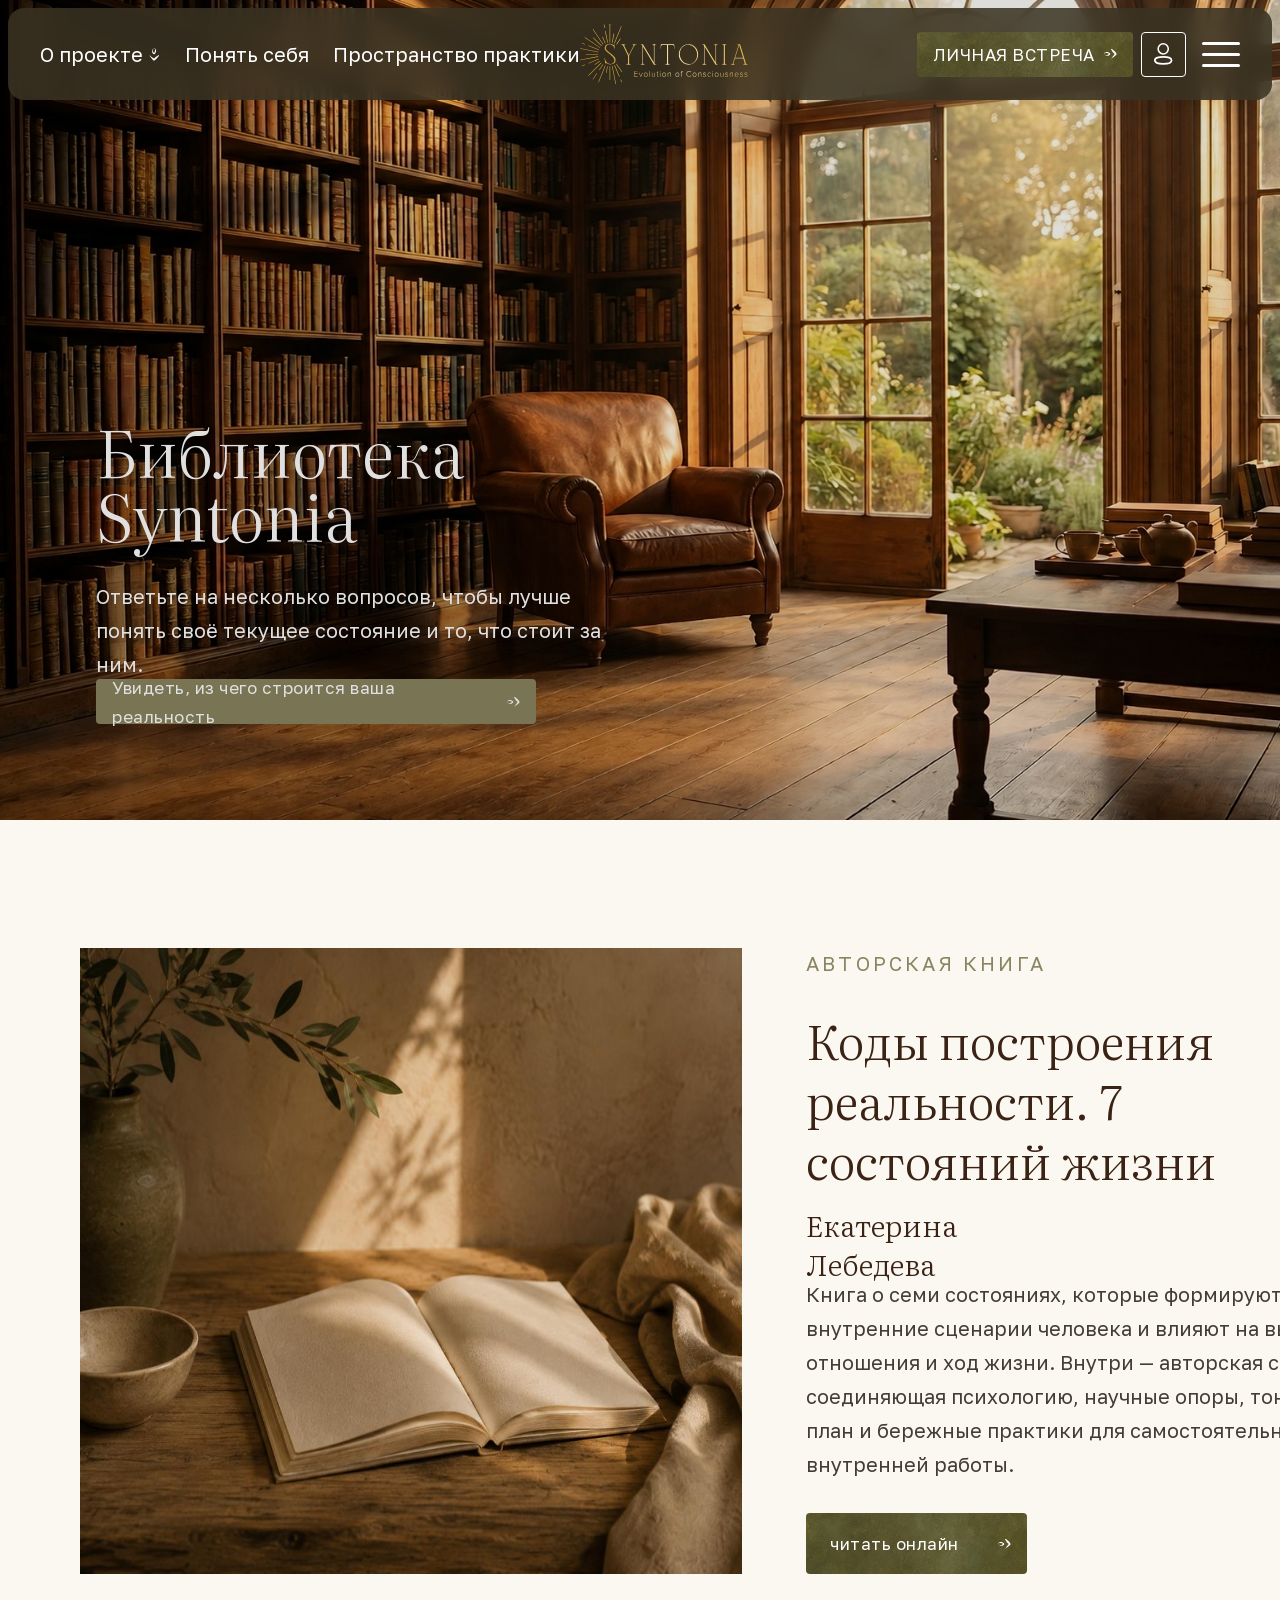
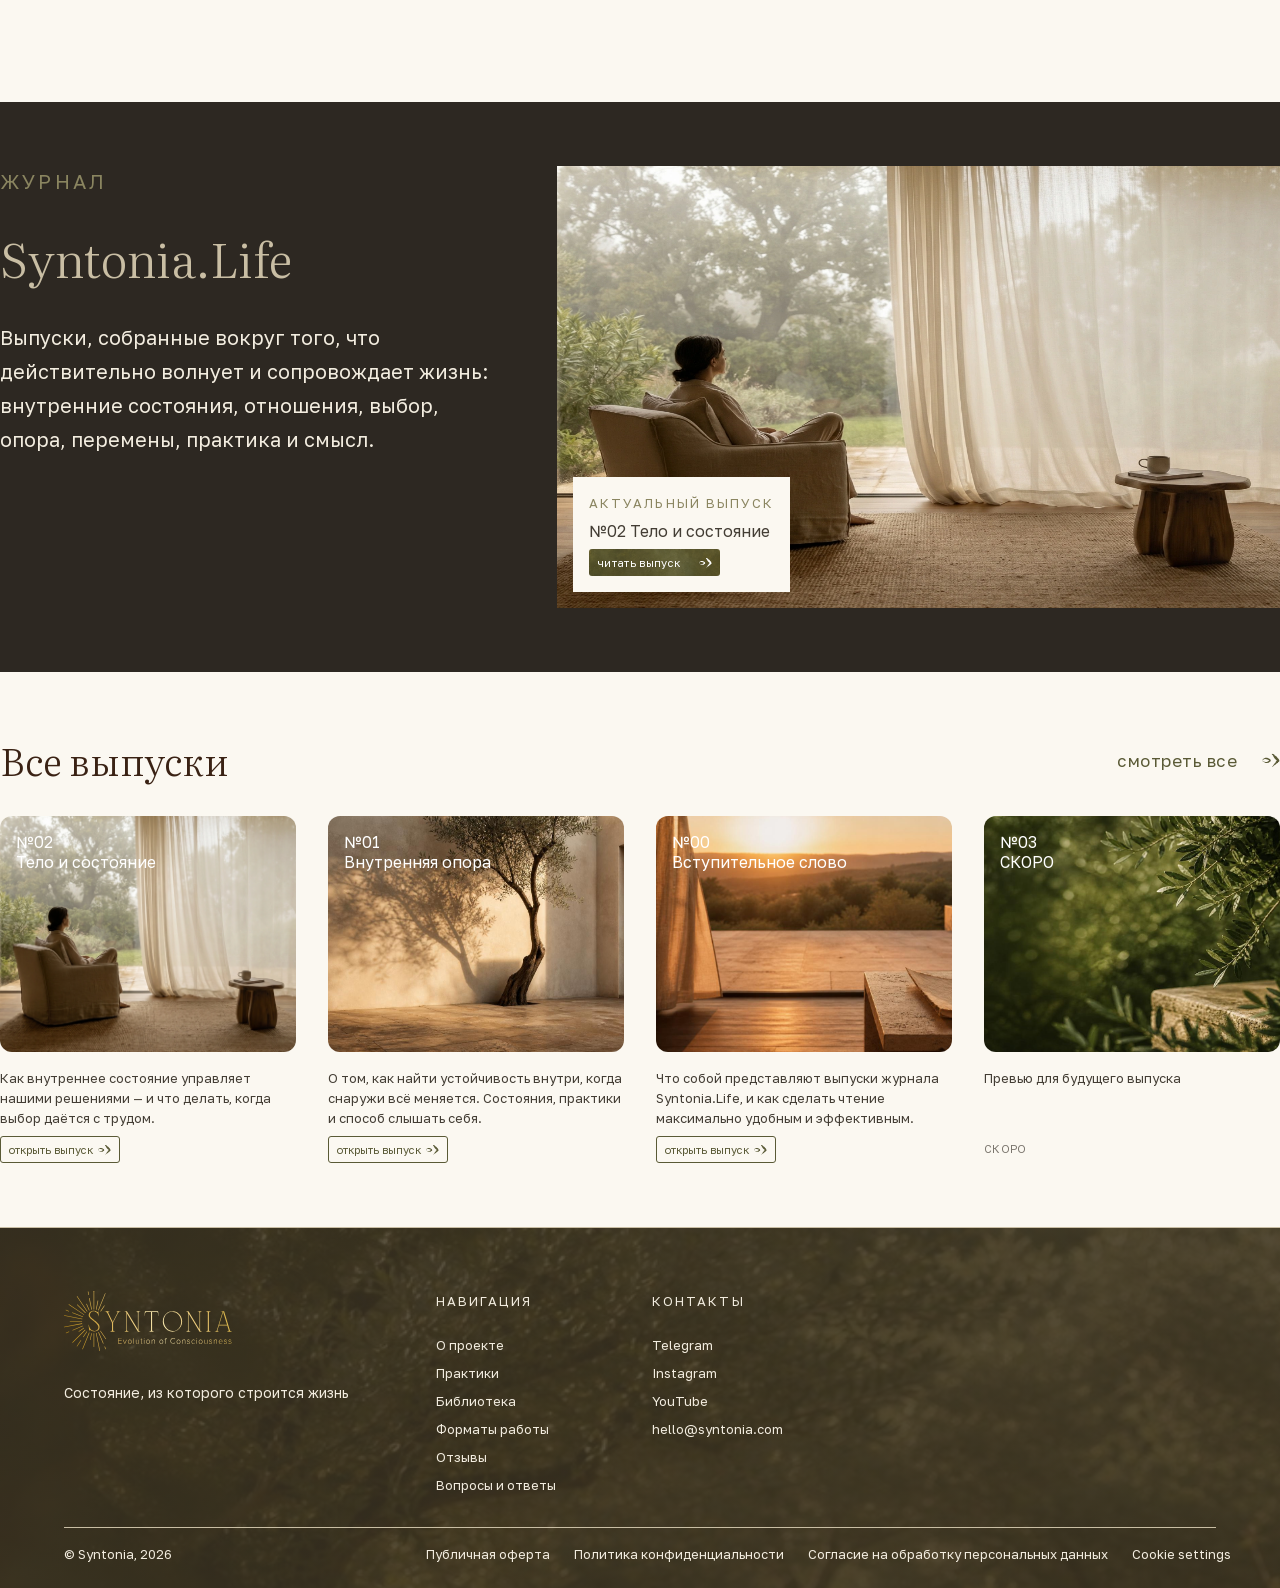
<file: library.html>
<!DOCTYPE html><html lang="ru" data-enhancements="on"><head><meta charset="utf-8"><meta name="viewport" content="width=device-width, initial-scale=1"><title>Библиотека — Syntonia</title><meta name="description" content="Ответьте на несколько вопросов, чтобы лучше понять своё текущее состояние."><link rel="stylesheet" href="/fonts/fonts.css"><link rel="stylesheet" href="/_astro/Footer.DOhKytZM.css"><link rel="stylesheet" href="/_astro/library.7KcOUBp5.css"></head><body><main class="page" data-astro-cid-hwfel5t7><section class="header" id="home-header" data-figma-node="267:923" data-overlay style="--header-top: 8px" data-astro-cid-nen7h5rs><div class="header__inner" data-figma-node="I79:104;167:642" data-astro-cid-nen7h5rs><nav class="header__nav" data-figma-node="I79:104;167:643" data-astro-cid-nen7h5rs><details class="header__dropdown" data-figma-node="I79:104;167:644" data-dropdown data-astro-cid-nen7h5rs><summary class="header__dropdown-button" data-astro-cid-nen7h5rs><span class="header__link t-body" data-figma-node="I79:104;167:645" data-astro-cid-nen7h5rs>О проекте</span><img class="header__chevron" data-figma-node="I79:104;760:560" src="/svg/arrow-quiet-white-down.svg" alt="" width="14" height="14" data-astro-cid-nen7h5rs></summary><ul class="header__menu" data-invented="header-dropdown-open" data-astro-cid-nen7h5rs><li data-astro-cid-nen7h5rs><a class="header__menu-link t-body" href="/masters.html" data-astro-cid-nen7h5rs>Мастера</a></li><li data-astro-cid-nen7h5rs><a class="header__menu-link t-body" href="/method.html" data-astro-cid-nen7h5rs>Метод</a></li><li data-astro-cid-nen7h5rs><a class="header__menu-link t-body" href="/library.html" data-astro-cid-nen7h5rs>Библиотека</a></li></ul></details><a class="header__link t-body" href="/quiz.html" data-figma-node="I79:104;167:647" data-astro-cid-nen7h5rs>Понять себя</a><a class="header__link t-body" href="/practice.html" data-figma-node="I79:104;167:648" data-astro-cid-nen7h5rs>Пространство практики</a></nav><a class="header__logo" href="/" aria-label="Syntonia — на главную" data-astro-cid-nen7h5rs><img data-figma-node="I79:104;167:650" src="/svg/logo-evolution.svg" alt="Syntonia" width="168" height="60" data-astro-cid-nen7h5rs></a><div class="header__actions" data-figma-node="I79:104;167:651" data-astro-cid-nen7h5rs><div class="header__btn-group" data-figma-node="I79:104;167:652" data-astro-cid-nen7h5rs><a class="btn-primary btn-primary--light btn-primary--l btn-primary--compact" href="/booking.html" data-figma-node="I79:104;167:653" data-astro-cid-tkbyowkm><span class="btn-primary__label t-button-caps" data-astro-cid-tkbyowkm>личная встреча</span><span class="arrow-quiet" style="--arrow-size:14px" data-astro-cid-lflwkbik><svg width="14" height="14" viewBox="0 0 14 14" fill="none" xmlns="http://www.w3.org/2000/svg">
<path d="M6.41079 7.97383C6.09879 8.10578 6.07469 8.56405 5.66384 8.67981C5.26001 8.77996 5.14753 8.62202 4.72544 8.76564C4.52693 8.82741 4.31378 8.83851 4.12629 8.83218C3.8987 8.82522 3.7202 8.78944 3.60874 8.81138C3.39879 8.84588 3.40799 8.64639 3.1355 8.62247C2.86126 8.58988 2.71063 8.50193 2.51729 8.35673C2.31681 8.21752 1.72683 7.84204 1.49882 7.70925C1.26208 7.58702 1.10895 7.28965 1.05767 7.1135C1.04091 7.0592 1.03844 7.01068 1.04416 6.97552C1.0466 6.96082 1.05394 6.95464 1.06084 6.95466C1.06084 6.95466 1.06084 6.95466 1.06084 6.95466C1.06084 6.95466 1.06085 6.95466 1.06085 6.95466C1.06085 6.95466 1.06085 6.95466 1.06085 6.95466C1.06956 6.9548 1.07776 6.96356 1.08059 6.97969C1.09339 7.06016 1.16457 7.16662 1.28725 7.25198C1.52089 7.39544 1.49179 7.4731 1.82198 7.64908C2.16068 7.81065 2.39823 7.81677 2.77616 8.01202C3.16739 8.20042 3.32731 7.95922 3.85482 8.13805C3.93694 8.16306 4.00924 8.17324 4.07207 8.17246C4.45119 8.15686 4.51981 7.87365 4.92244 7.65141C5.38837 7.40437 6.07663 7.09233 6.06673 6.95466C6.06833 6.93849 6.05959 6.93494 6.05311 6.95466C6.06424 7.10875 6.03439 6.99469 5.91593 6.9172C5.80406 6.82878 5.65098 6.72588 5.49146 6.61491C5.09692 6.34025 4.46111 6.27428 3.99282 6.10811C3.93711 6.08824 3.87818 6.06933 3.81852 6.05274C3.7463 6.03237 3.67043 6.01477 3.60055 6.00223C3.18399 5.93944 2.65353 6.00963 2.37874 6.06115C2.00203 6.13443 1.90625 6.17579 1.62314 6.39739C1.46771 6.53009 1.21155 6.66862 1.09584 6.88076C1.05542 6.99106 1.02087 6.97842 1.03267 6.83167C1.07128 6.62271 1.20577 6.51622 1.23127 6.39954C1.29209 6.16458 1.32572 6.03765 1.57603 5.94248C1.82694 5.86262 1.83122 5.6187 1.97405 5.55535C2.12497 5.50678 2.14484 5.59479 2.84302 5.22302C3.08327 5.10476 3.30803 5.02756 3.51563 4.98319C3.65316 4.95543 3.77497 4.94483 3.88039 4.9403C4.12342 4.93143 4.29784 4.9493 4.44211 4.96409C4.76212 4.9939 5.3137 5.30888 5.76722 5.48266C5.96243 5.55577 6.22836 5.69242 6.49731 5.89149C6.74539 6.1087 7.11425 6.29549 7.18771 6.95466C7.19151 7.14139 7.15324 7.279 7.1238 7.38095C6.88581 7.97568 6.72606 7.80349 6.41079 7.97383Z" fill="currentColor"/>
<path d="M12.747 8.06028C12.4426 8.17401 12.6689 8.72081 12.3417 8.90248C12.0177 9.08722 11.7832 8.93245 11.5258 9.25557C11.2648 9.57514 10.8407 9.73506 10.7797 9.93159C10.7162 10.1256 10.4887 9.92935 10.348 10.1553C10.2057 10.3797 10.0625 10.4598 9.83548 10.5554C9.60667 10.6492 9.06384 11.0946 8.95146 11.34C8.83688 11.5833 8.51277 11.6708 8.36517 11.77C8.31871 11.8003 8.27761 11.8198 8.24323 11.8319C8.22866 11.8371 8.21412 11.8317 8.20419 11.822C8.20419 11.822 8.20419 11.822 8.20419 11.822C8.20419 11.822 8.20418 11.822 8.20418 11.822C8.20418 11.822 8.20418 11.822 8.20418 11.822C8.19183 11.8099 8.18661 11.7908 8.19745 11.7765C8.25006 11.707 8.32019 11.5947 8.37828 11.4378C8.4846 11.1432 8.60524 11.218 8.82118 10.8913C9.03639 10.5638 9.08425 10.2871 9.45812 10.0202C9.83894 9.76018 9.59337 9.37358 10.1999 9.07421C10.8202 8.78829 10.5108 8.3905 10.8697 7.85111C11.115 7.48648 11.5354 7.18578 11.8614 6.94198C11.8657 6.97942 11.8839 6.99645 11.8671 7.00322C11.8414 7.01235 11.8083 7.06222 11.8253 7.11595C11.6281 6.96019 11.4241 6.78098 11.2466 6.56393C10.9039 6.13679 10.2292 5.86582 9.89972 5.34467C9.5722 4.82151 9.11338 4.07757 8.94544 3.68904C8.77651 3.30152 8.73753 3.20484 8.38955 3.02065C8.18958 2.91473 8.01097 2.67014 7.99281 2.32839C7.98372 2.15634 8.11997 2.05865 8.2647 2.09373C8.4761 2.14527 8.5315 2.3079 8.73871 2.23435C9.15205 2.08812 9.30981 2.04421 9.31804 2.38269C9.32839 2.71898 9.7627 2.44006 9.81736 2.58658C9.8722 2.73291 9.66879 2.93676 10.3173 3.30431C10.9613 3.67644 11.2599 3.9359 11.478 4.1031C11.6934 4.27304 11.9239 4.85119 12.2798 5.12329C12.4902 5.28675 12.7737 5.60831 13.0384 5.88035C13.4526 6.28762 13.543 6.84795 13.5372 7.1734C13.5045 7.80213 13.2192 7.89985 12.9573 8.01758C12.8942 8.02228 12.8249 8.03237 12.747 8.06028Z" fill="currentColor"/>
</svg>
</span></a><button class="header__login" type="button" data-figma-node="I79:104;167:654" aria-label="Личный кабинет" data-astro-cid-nen7h5rs><!-- Figma отдаёт SVG 19×22: обводка выходит за контур 17×20.
               Если вписать в 17×20, иконка сжимается до 89 %. --><img src="/svg/profil.svg" alt="" width="19" height="22" data-astro-cid-nen7h5rs></button></div><button class="header__burger" type="button" data-figma-node="I79:104;167:655" aria-label="Меню" aria-expanded="false" data-burger data-astro-cid-nen7h5rs><span class="header__line" data-astro-cid-nen7h5rs></span><span class="header__line" data-astro-cid-nen7h5rs></span><span class="header__line" data-astro-cid-nen7h5rs></span></button></div></div><nav class="header__mobile" data-invented="header-mobile-panel" id="mobile-menu" aria-label="Меню" hidden data-mobile data-astro-cid-nen7h5rs><ul class="header__mobile-list" data-astro-cid-nen7h5rs><li data-astro-cid-nen7h5rs><a class="header__mobile-link t-body" href="/#home-about-founder" data-astro-cid-nen7h5rs>О проекте</a><ul class="header__mobile-sub" data-astro-cid-nen7h5rs><li data-astro-cid-nen7h5rs><a class="header__mobile-link t-body" href="/masters.html" data-astro-cid-nen7h5rs>Мастера</a></li><li data-astro-cid-nen7h5rs><a class="header__mobile-link t-body" href="/method.html" data-astro-cid-nen7h5rs>Метод</a></li><li data-astro-cid-nen7h5rs><a class="header__mobile-link t-body" href="/library.html" data-astro-cid-nen7h5rs>Библиотека</a></li></ul></li><li data-astro-cid-nen7h5rs><a class="header__mobile-link t-body" href="/quiz.html" data-astro-cid-nen7h5rs>Понять себя</a></li><li data-astro-cid-nen7h5rs><a class="header__mobile-link t-body" href="/practice.html" data-astro-cid-nen7h5rs>Пространство практики</a></li></ul></nav></section><script type="module">if(document.documentElement.dataset.enhancements===`on`){let e=document.querySelector(`[data-dropdown]`),t=document.querySelector(`[data-burger]`),n=document.querySelector(`[data-mobile]`);t?.addEventListener(`click`,()=>{let e=t.getAttribute(`aria-expanded`)!==`true`;t.setAttribute(`aria-expanded`,String(e)),n&&(n.hidden=!e),document.documentElement.classList.toggle(`is-menu-open`,e)}),document.addEventListener(`click`,t=>{e?.open&&!e.contains(t.target)&&(e.open=!1)}),document.addEventListener(`keydown`,t=>{t.key===`Escape`&&e?.open&&(e.open=!1,e.querySelector(`summary`)?.focus())}),document.addEventListener(`keydown`,e=>{e.key===`Escape`&&(closeDropdown(),t?.setAttribute(`aria-expanded`,`false`),document.documentElement.classList.remove(`is-menu-open`))})}</script><section class="lhero" data-figma-node="267:451" data-astro-cid-2vgtwnku><div class="lhero__content" data-figma-node="267:908" data-astro-cid-2vgtwnku><h1 class="lhero__title" data-figma-node="267:909" data-astro-cid-2vgtwnku>Библиотека Syntonia</h1><p class="lhero__lead" data-figma-node="267:910" data-astro-cid-2vgtwnku>Ответьте на несколько вопросов, чтобы лучше понять своё текущее состояние и то, что стоит за ним.</p><a class="lhero__btn" href="/quiz.html" data-figma-node="267:911" data-astro-cid-2vgtwnku><span class="lhero__label" data-figma-node="I267:911;4:16" data-astro-cid-2vgtwnku>Увидеть, из чего строится ваша реальность</span><span class="arrow-quiet" style="--arrow-size:14px" data-astro-cid-lflwkbik><svg width="14" height="14" viewBox="0 0 14 14" fill="none" xmlns="http://www.w3.org/2000/svg">
<path d="M6.41079 7.97383C6.09879 8.10578 6.07469 8.56405 5.66384 8.67981C5.26001 8.77996 5.14753 8.62202 4.72544 8.76564C4.52693 8.82741 4.31378 8.83851 4.12629 8.83218C3.8987 8.82522 3.7202 8.78944 3.60874 8.81138C3.39879 8.84588 3.40799 8.64639 3.1355 8.62247C2.86126 8.58988 2.71063 8.50193 2.51729 8.35673C2.31681 8.21752 1.72683 7.84204 1.49882 7.70925C1.26208 7.58702 1.10895 7.28965 1.05767 7.1135C1.04091 7.0592 1.03844 7.01068 1.04416 6.97552C1.0466 6.96082 1.05394 6.95464 1.06084 6.95466C1.06084 6.95466 1.06084 6.95466 1.06084 6.95466C1.06084 6.95466 1.06085 6.95466 1.06085 6.95466C1.06085 6.95466 1.06085 6.95466 1.06085 6.95466C1.06956 6.9548 1.07776 6.96356 1.08059 6.97969C1.09339 7.06016 1.16457 7.16662 1.28725 7.25198C1.52089 7.39544 1.49179 7.4731 1.82198 7.64908C2.16068 7.81065 2.39823 7.81677 2.77616 8.01202C3.16739 8.20042 3.32731 7.95922 3.85482 8.13805C3.93694 8.16306 4.00924 8.17324 4.07207 8.17246C4.45119 8.15686 4.51981 7.87365 4.92244 7.65141C5.38837 7.40437 6.07663 7.09233 6.06673 6.95466C6.06833 6.93849 6.05959 6.93494 6.05311 6.95466C6.06424 7.10875 6.03439 6.99469 5.91593 6.9172C5.80406 6.82878 5.65098 6.72588 5.49146 6.61491C5.09692 6.34025 4.46111 6.27428 3.99282 6.10811C3.93711 6.08824 3.87818 6.06933 3.81852 6.05274C3.7463 6.03237 3.67043 6.01477 3.60055 6.00223C3.18399 5.93944 2.65353 6.00963 2.37874 6.06115C2.00203 6.13443 1.90625 6.17579 1.62314 6.39739C1.46771 6.53009 1.21155 6.66862 1.09584 6.88076C1.05542 6.99106 1.02087 6.97842 1.03267 6.83167C1.07128 6.62271 1.20577 6.51622 1.23127 6.39954C1.29209 6.16458 1.32572 6.03765 1.57603 5.94248C1.82694 5.86262 1.83122 5.6187 1.97405 5.55535C2.12497 5.50678 2.14484 5.59479 2.84302 5.22302C3.08327 5.10476 3.30803 5.02756 3.51563 4.98319C3.65316 4.95543 3.77497 4.94483 3.88039 4.9403C4.12342 4.93143 4.29784 4.9493 4.44211 4.96409C4.76212 4.9939 5.3137 5.30888 5.76722 5.48266C5.96243 5.55577 6.22836 5.69242 6.49731 5.89149C6.74539 6.1087 7.11425 6.29549 7.18771 6.95466C7.19151 7.14139 7.15324 7.279 7.1238 7.38095C6.88581 7.97568 6.72606 7.80349 6.41079 7.97383Z" fill="currentColor"/>
<path d="M12.747 8.06028C12.4426 8.17401 12.6689 8.72081 12.3417 8.90248C12.0177 9.08722 11.7832 8.93245 11.5258 9.25557C11.2648 9.57514 10.8407 9.73506 10.7797 9.93159C10.7162 10.1256 10.4887 9.92935 10.348 10.1553C10.2057 10.3797 10.0625 10.4598 9.83548 10.5554C9.60667 10.6492 9.06384 11.0946 8.95146 11.34C8.83688 11.5833 8.51277 11.6708 8.36517 11.77C8.31871 11.8003 8.27761 11.8198 8.24323 11.8319C8.22866 11.8371 8.21412 11.8317 8.20419 11.822C8.20419 11.822 8.20419 11.822 8.20419 11.822C8.20419 11.822 8.20418 11.822 8.20418 11.822C8.20418 11.822 8.20418 11.822 8.20418 11.822C8.19183 11.8099 8.18661 11.7908 8.19745 11.7765C8.25006 11.707 8.32019 11.5947 8.37828 11.4378C8.4846 11.1432 8.60524 11.218 8.82118 10.8913C9.03639 10.5638 9.08425 10.2871 9.45812 10.0202C9.83894 9.76018 9.59337 9.37358 10.1999 9.07421C10.8202 8.78829 10.5108 8.3905 10.8697 7.85111C11.115 7.48648 11.5354 7.18578 11.8614 6.94198C11.8657 6.97942 11.8839 6.99645 11.8671 7.00322C11.8414 7.01235 11.8083 7.06222 11.8253 7.11595C11.6281 6.96019 11.4241 6.78098 11.2466 6.56393C10.9039 6.13679 10.2292 5.86582 9.89972 5.34467C9.5722 4.82151 9.11338 4.07757 8.94544 3.68904C8.77651 3.30152 8.73753 3.20484 8.38955 3.02065C8.18958 2.91473 8.01097 2.67014 7.99281 2.32839C7.98372 2.15634 8.11997 2.05865 8.2647 2.09373C8.4761 2.14527 8.5315 2.3079 8.73871 2.23435C9.15205 2.08812 9.30981 2.04421 9.31804 2.38269C9.32839 2.71898 9.7627 2.44006 9.81736 2.58658C9.8722 2.73291 9.66879 2.93676 10.3173 3.30431C10.9613 3.67644 11.2599 3.9359 11.478 4.1031C11.6934 4.27304 11.9239 4.85119 12.2798 5.12329C12.4902 5.28675 12.7737 5.60831 13.0384 5.88035C13.4526 6.28762 13.543 6.84795 13.5372 7.1734C13.5045 7.80213 13.2192 7.89985 12.9573 8.01758C12.8942 8.02228 12.8249 8.03237 12.747 8.06028Z" fill="currentColor"/>
</svg>
</span></a></div></section><section class="lbook" data-figma-node="267:953" data-astro-cid-uhiugqkf><div class="lbook__container" data-figma-node="267:954" data-astro-cid-uhiugqkf><div class="lbook__image" data-figma-node="267:955" data-astro-cid-uhiugqkf></div><div class="lbook__content" data-figma-node="267:956" data-astro-cid-uhiugqkf><span class="lbook__eyebrow" data-figma-node="267:958" data-astro-cid-uhiugqkf>авторская книга</span><div class="lbook__heading" data-figma-node="854:2487" data-astro-cid-uhiugqkf><h2 class="lbook__title" data-figma-node="267:966" data-astro-cid-uhiugqkf>Коды построения реальности. 7 состояний жизни</h2><p class="lbook__author" data-figma-node="272:975" data-astro-cid-uhiugqkf>Екатерина Лебедева</p></div><p class="lbook__desc" data-figma-node="267:967" data-astro-cid-uhiugqkf>Книга о семи состояниях, которые формируют внутренние сценарии человека и влияют на выбор, отношения и ход жизни. Внутри — авторская система, соединяющая психологию, научные опоры, тонкий план и бережные практики для самостоятельной внутренней работы.</p><a class="lbook__btn" href="/book.html" data-figma-node="272:1009" data-astro-cid-uhiugqkf><span class="lbook__label" data-figma-node="I272:1009;851:474" data-astro-cid-uhiugqkf>читать онлайн</span><span class="arrow-quiet" style="--arrow-size:14px" data-astro-cid-lflwkbik><svg width="14" height="14" viewBox="0 0 14 14" fill="none" xmlns="http://www.w3.org/2000/svg">
<path d="M6.41079 7.97383C6.09879 8.10578 6.07469 8.56405 5.66384 8.67981C5.26001 8.77996 5.14753 8.62202 4.72544 8.76564C4.52693 8.82741 4.31378 8.83851 4.12629 8.83218C3.8987 8.82522 3.7202 8.78944 3.60874 8.81138C3.39879 8.84588 3.40799 8.64639 3.1355 8.62247C2.86126 8.58988 2.71063 8.50193 2.51729 8.35673C2.31681 8.21752 1.72683 7.84204 1.49882 7.70925C1.26208 7.58702 1.10895 7.28965 1.05767 7.1135C1.04091 7.0592 1.03844 7.01068 1.04416 6.97552C1.0466 6.96082 1.05394 6.95464 1.06084 6.95466C1.06084 6.95466 1.06084 6.95466 1.06084 6.95466C1.06084 6.95466 1.06085 6.95466 1.06085 6.95466C1.06085 6.95466 1.06085 6.95466 1.06085 6.95466C1.06956 6.9548 1.07776 6.96356 1.08059 6.97969C1.09339 7.06016 1.16457 7.16662 1.28725 7.25198C1.52089 7.39544 1.49179 7.4731 1.82198 7.64908C2.16068 7.81065 2.39823 7.81677 2.77616 8.01202C3.16739 8.20042 3.32731 7.95922 3.85482 8.13805C3.93694 8.16306 4.00924 8.17324 4.07207 8.17246C4.45119 8.15686 4.51981 7.87365 4.92244 7.65141C5.38837 7.40437 6.07663 7.09233 6.06673 6.95466C6.06833 6.93849 6.05959 6.93494 6.05311 6.95466C6.06424 7.10875 6.03439 6.99469 5.91593 6.9172C5.80406 6.82878 5.65098 6.72588 5.49146 6.61491C5.09692 6.34025 4.46111 6.27428 3.99282 6.10811C3.93711 6.08824 3.87818 6.06933 3.81852 6.05274C3.7463 6.03237 3.67043 6.01477 3.60055 6.00223C3.18399 5.93944 2.65353 6.00963 2.37874 6.06115C2.00203 6.13443 1.90625 6.17579 1.62314 6.39739C1.46771 6.53009 1.21155 6.66862 1.09584 6.88076C1.05542 6.99106 1.02087 6.97842 1.03267 6.83167C1.07128 6.62271 1.20577 6.51622 1.23127 6.39954C1.29209 6.16458 1.32572 6.03765 1.57603 5.94248C1.82694 5.86262 1.83122 5.6187 1.97405 5.55535C2.12497 5.50678 2.14484 5.59479 2.84302 5.22302C3.08327 5.10476 3.30803 5.02756 3.51563 4.98319C3.65316 4.95543 3.77497 4.94483 3.88039 4.9403C4.12342 4.93143 4.29784 4.9493 4.44211 4.96409C4.76212 4.9939 5.3137 5.30888 5.76722 5.48266C5.96243 5.55577 6.22836 5.69242 6.49731 5.89149C6.74539 6.1087 7.11425 6.29549 7.18771 6.95466C7.19151 7.14139 7.15324 7.279 7.1238 7.38095C6.88581 7.97568 6.72606 7.80349 6.41079 7.97383Z" fill="currentColor"/>
<path d="M12.747 8.06028C12.4426 8.17401 12.6689 8.72081 12.3417 8.90248C12.0177 9.08722 11.7832 8.93245 11.5258 9.25557C11.2648 9.57514 10.8407 9.73506 10.7797 9.93159C10.7162 10.1256 10.4887 9.92935 10.348 10.1553C10.2057 10.3797 10.0625 10.4598 9.83548 10.5554C9.60667 10.6492 9.06384 11.0946 8.95146 11.34C8.83688 11.5833 8.51277 11.6708 8.36517 11.77C8.31871 11.8003 8.27761 11.8198 8.24323 11.8319C8.22866 11.8371 8.21412 11.8317 8.20419 11.822C8.20419 11.822 8.20419 11.822 8.20419 11.822C8.20419 11.822 8.20418 11.822 8.20418 11.822C8.20418 11.822 8.20418 11.822 8.20418 11.822C8.19183 11.8099 8.18661 11.7908 8.19745 11.7765C8.25006 11.707 8.32019 11.5947 8.37828 11.4378C8.4846 11.1432 8.60524 11.218 8.82118 10.8913C9.03639 10.5638 9.08425 10.2871 9.45812 10.0202C9.83894 9.76018 9.59337 9.37358 10.1999 9.07421C10.8202 8.78829 10.5108 8.3905 10.8697 7.85111C11.115 7.48648 11.5354 7.18578 11.8614 6.94198C11.8657 6.97942 11.8839 6.99645 11.8671 7.00322C11.8414 7.01235 11.8083 7.06222 11.8253 7.11595C11.6281 6.96019 11.4241 6.78098 11.2466 6.56393C10.9039 6.13679 10.2292 5.86582 9.89972 5.34467C9.5722 4.82151 9.11338 4.07757 8.94544 3.68904C8.77651 3.30152 8.73753 3.20484 8.38955 3.02065C8.18958 2.91473 8.01097 2.67014 7.99281 2.32839C7.98372 2.15634 8.11997 2.05865 8.2647 2.09373C8.4761 2.14527 8.5315 2.3079 8.73871 2.23435C9.15205 2.08812 9.30981 2.04421 9.31804 2.38269C9.32839 2.71898 9.7627 2.44006 9.81736 2.58658C9.8722 2.73291 9.66879 2.93676 10.3173 3.30431C10.9613 3.67644 11.2599 3.9359 11.478 4.1031C11.6934 4.27304 11.9239 4.85119 12.2798 5.12329C12.4902 5.28675 12.7737 5.60831 13.0384 5.88035C13.4526 6.28762 13.543 6.84795 13.5372 7.1734C13.5045 7.80213 13.2192 7.89985 12.9573 8.01758C12.8942 8.02228 12.8249 8.03237 12.747 8.06028Z" fill="currentColor"/>
</svg>
</span></a></div></div></section><section class="ljr" data-figma-node="272:1017" data-astro-cid-utozimsh><div class="ljr__container" data-figma-node="272:1018" data-astro-cid-utozimsh><div class="ljr__content" data-figma-node="272:1020" data-astro-cid-utozimsh><span class="ljr__eyebrow" data-figma-node="272:1022" data-astro-cid-utozimsh>журнал</span><h2 class="ljr__title" data-figma-node="272:1025" data-astro-cid-utozimsh>Syntonia.Life</h2><p class="ljr__desc" data-figma-node="272:1027" data-astro-cid-utozimsh>Выпуски, собранные вокруг того, что действительно волнует и сопровождает жизнь: внутренние состояния, отношения, выбор, опора, перемены, практика и смысл.</p></div><div class="ljr__image" data-figma-node="272:1019" data-astro-cid-utozimsh><div class="ljr__latest" data-figma-node="281:532" data-astro-cid-utozimsh><span class="ljr__latest-label" data-figma-node="281:533" data-astro-cid-utozimsh>актуальный выпуск</span><div class="ljr__latest-name" data-figma-node="862:2538" data-astro-cid-utozimsh><span class="ljr__latest-number" data-figma-node="281:545" data-astro-cid-utozimsh>№02</span><span class="ljr__latest-title" data-figma-node="862:2539" data-astro-cid-utozimsh>Тело и состояние</span></div><a class="ljr__btn" href="/book.html" data-figma-node="281:578" data-astro-cid-utozimsh><span class="ljr__btn-label" data-figma-node="I281:578;854:2501" data-astro-cid-utozimsh>читать выпуск</span><span class="arrow-quiet" style="--arrow-size:14px" data-astro-cid-lflwkbik><svg width="14" height="14" viewBox="0 0 14 14" fill="none" xmlns="http://www.w3.org/2000/svg">
<path d="M6.41079 7.97383C6.09879 8.10578 6.07469 8.56405 5.66384 8.67981C5.26001 8.77996 5.14753 8.62202 4.72544 8.76564C4.52693 8.82741 4.31378 8.83851 4.12629 8.83218C3.8987 8.82522 3.7202 8.78944 3.60874 8.81138C3.39879 8.84588 3.40799 8.64639 3.1355 8.62247C2.86126 8.58988 2.71063 8.50193 2.51729 8.35673C2.31681 8.21752 1.72683 7.84204 1.49882 7.70925C1.26208 7.58702 1.10895 7.28965 1.05767 7.1135C1.04091 7.0592 1.03844 7.01068 1.04416 6.97552C1.0466 6.96082 1.05394 6.95464 1.06084 6.95466C1.06084 6.95466 1.06084 6.95466 1.06084 6.95466C1.06084 6.95466 1.06085 6.95466 1.06085 6.95466C1.06085 6.95466 1.06085 6.95466 1.06085 6.95466C1.06956 6.9548 1.07776 6.96356 1.08059 6.97969C1.09339 7.06016 1.16457 7.16662 1.28725 7.25198C1.52089 7.39544 1.49179 7.4731 1.82198 7.64908C2.16068 7.81065 2.39823 7.81677 2.77616 8.01202C3.16739 8.20042 3.32731 7.95922 3.85482 8.13805C3.93694 8.16306 4.00924 8.17324 4.07207 8.17246C4.45119 8.15686 4.51981 7.87365 4.92244 7.65141C5.38837 7.40437 6.07663 7.09233 6.06673 6.95466C6.06833 6.93849 6.05959 6.93494 6.05311 6.95466C6.06424 7.10875 6.03439 6.99469 5.91593 6.9172C5.80406 6.82878 5.65098 6.72588 5.49146 6.61491C5.09692 6.34025 4.46111 6.27428 3.99282 6.10811C3.93711 6.08824 3.87818 6.06933 3.81852 6.05274C3.7463 6.03237 3.67043 6.01477 3.60055 6.00223C3.18399 5.93944 2.65353 6.00963 2.37874 6.06115C2.00203 6.13443 1.90625 6.17579 1.62314 6.39739C1.46771 6.53009 1.21155 6.66862 1.09584 6.88076C1.05542 6.99106 1.02087 6.97842 1.03267 6.83167C1.07128 6.62271 1.20577 6.51622 1.23127 6.39954C1.29209 6.16458 1.32572 6.03765 1.57603 5.94248C1.82694 5.86262 1.83122 5.6187 1.97405 5.55535C2.12497 5.50678 2.14484 5.59479 2.84302 5.22302C3.08327 5.10476 3.30803 5.02756 3.51563 4.98319C3.65316 4.95543 3.77497 4.94483 3.88039 4.9403C4.12342 4.93143 4.29784 4.9493 4.44211 4.96409C4.76212 4.9939 5.3137 5.30888 5.76722 5.48266C5.96243 5.55577 6.22836 5.69242 6.49731 5.89149C6.74539 6.1087 7.11425 6.29549 7.18771 6.95466C7.19151 7.14139 7.15324 7.279 7.1238 7.38095C6.88581 7.97568 6.72606 7.80349 6.41079 7.97383Z" fill="currentColor"/>
<path d="M12.747 8.06028C12.4426 8.17401 12.6689 8.72081 12.3417 8.90248C12.0177 9.08722 11.7832 8.93245 11.5258 9.25557C11.2648 9.57514 10.8407 9.73506 10.7797 9.93159C10.7162 10.1256 10.4887 9.92935 10.348 10.1553C10.2057 10.3797 10.0625 10.4598 9.83548 10.5554C9.60667 10.6492 9.06384 11.0946 8.95146 11.34C8.83688 11.5833 8.51277 11.6708 8.36517 11.77C8.31871 11.8003 8.27761 11.8198 8.24323 11.8319C8.22866 11.8371 8.21412 11.8317 8.20419 11.822C8.20419 11.822 8.20419 11.822 8.20419 11.822C8.20419 11.822 8.20418 11.822 8.20418 11.822C8.20418 11.822 8.20418 11.822 8.20418 11.822C8.19183 11.8099 8.18661 11.7908 8.19745 11.7765C8.25006 11.707 8.32019 11.5947 8.37828 11.4378C8.4846 11.1432 8.60524 11.218 8.82118 10.8913C9.03639 10.5638 9.08425 10.2871 9.45812 10.0202C9.83894 9.76018 9.59337 9.37358 10.1999 9.07421C10.8202 8.78829 10.5108 8.3905 10.8697 7.85111C11.115 7.48648 11.5354 7.18578 11.8614 6.94198C11.8657 6.97942 11.8839 6.99645 11.8671 7.00322C11.8414 7.01235 11.8083 7.06222 11.8253 7.11595C11.6281 6.96019 11.4241 6.78098 11.2466 6.56393C10.9039 6.13679 10.2292 5.86582 9.89972 5.34467C9.5722 4.82151 9.11338 4.07757 8.94544 3.68904C8.77651 3.30152 8.73753 3.20484 8.38955 3.02065C8.18958 2.91473 8.01097 2.67014 7.99281 2.32839C7.98372 2.15634 8.11997 2.05865 8.2647 2.09373C8.4761 2.14527 8.5315 2.3079 8.73871 2.23435C9.15205 2.08812 9.30981 2.04421 9.31804 2.38269C9.32839 2.71898 9.7627 2.44006 9.81736 2.58658C9.8722 2.73291 9.66879 2.93676 10.3173 3.30431C10.9613 3.67644 11.2599 3.9359 11.478 4.1031C11.6934 4.27304 11.9239 4.85119 12.2798 5.12329C12.4902 5.28675 12.7737 5.60831 13.0384 5.88035C13.4526 6.28762 13.543 6.84795 13.5372 7.1734C13.5045 7.80213 13.2192 7.89985 12.9573 8.01758C12.8942 8.02228 12.8249 8.03237 12.747 8.06028Z" fill="currentColor"/>
</svg>
</span></a></div></div></div></section><section class="liss" data-figma-node="272:1044" data-astro-cid-hovl7mlj><div class="liss__container" data-figma-node="457:2321" data-astro-cid-hovl7mlj><div class="liss__heading" data-figma-node="272:1070" data-astro-cid-hovl7mlj><h2 class="liss__title" data-figma-node="272:1050" data-astro-cid-hovl7mlj>Все выпуски</h2><a class="liss__all" href="/library.html" data-figma-node="272:1064" data-astro-cid-hovl7mlj><span class="liss__all-label" data-figma-node="I272:1064;16:50" data-astro-cid-hovl7mlj>смотреть все</span><span class="arrow-quiet" style="--arrow-size:19px" data-astro-cid-lflwkbik><svg width="14" height="14" viewBox="0 0 14 14" fill="none" xmlns="http://www.w3.org/2000/svg">
<path d="M6.41079 7.97383C6.09879 8.10578 6.07469 8.56405 5.66384 8.67981C5.26001 8.77996 5.14753 8.62202 4.72544 8.76564C4.52693 8.82741 4.31378 8.83851 4.12629 8.83218C3.8987 8.82522 3.7202 8.78944 3.60874 8.81138C3.39879 8.84588 3.40799 8.64639 3.1355 8.62247C2.86126 8.58988 2.71063 8.50193 2.51729 8.35673C2.31681 8.21752 1.72683 7.84204 1.49882 7.70925C1.26208 7.58702 1.10895 7.28965 1.05767 7.1135C1.04091 7.0592 1.03844 7.01068 1.04416 6.97552C1.0466 6.96082 1.05394 6.95464 1.06084 6.95466C1.06084 6.95466 1.06084 6.95466 1.06084 6.95466C1.06084 6.95466 1.06085 6.95466 1.06085 6.95466C1.06085 6.95466 1.06085 6.95466 1.06085 6.95466C1.06956 6.9548 1.07776 6.96356 1.08059 6.97969C1.09339 7.06016 1.16457 7.16662 1.28725 7.25198C1.52089 7.39544 1.49179 7.4731 1.82198 7.64908C2.16068 7.81065 2.39823 7.81677 2.77616 8.01202C3.16739 8.20042 3.32731 7.95922 3.85482 8.13805C3.93694 8.16306 4.00924 8.17324 4.07207 8.17246C4.45119 8.15686 4.51981 7.87365 4.92244 7.65141C5.38837 7.40437 6.07663 7.09233 6.06673 6.95466C6.06833 6.93849 6.05959 6.93494 6.05311 6.95466C6.06424 7.10875 6.03439 6.99469 5.91593 6.9172C5.80406 6.82878 5.65098 6.72588 5.49146 6.61491C5.09692 6.34025 4.46111 6.27428 3.99282 6.10811C3.93711 6.08824 3.87818 6.06933 3.81852 6.05274C3.7463 6.03237 3.67043 6.01477 3.60055 6.00223C3.18399 5.93944 2.65353 6.00963 2.37874 6.06115C2.00203 6.13443 1.90625 6.17579 1.62314 6.39739C1.46771 6.53009 1.21155 6.66862 1.09584 6.88076C1.05542 6.99106 1.02087 6.97842 1.03267 6.83167C1.07128 6.62271 1.20577 6.51622 1.23127 6.39954C1.29209 6.16458 1.32572 6.03765 1.57603 5.94248C1.82694 5.86262 1.83122 5.6187 1.97405 5.55535C2.12497 5.50678 2.14484 5.59479 2.84302 5.22302C3.08327 5.10476 3.30803 5.02756 3.51563 4.98319C3.65316 4.95543 3.77497 4.94483 3.88039 4.9403C4.12342 4.93143 4.29784 4.9493 4.44211 4.96409C4.76212 4.9939 5.3137 5.30888 5.76722 5.48266C5.96243 5.55577 6.22836 5.69242 6.49731 5.89149C6.74539 6.1087 7.11425 6.29549 7.18771 6.95466C7.19151 7.14139 7.15324 7.279 7.1238 7.38095C6.88581 7.97568 6.72606 7.80349 6.41079 7.97383Z" fill="currentColor"/>
<path d="M12.747 8.06028C12.4426 8.17401 12.6689 8.72081 12.3417 8.90248C12.0177 9.08722 11.7832 8.93245 11.5258 9.25557C11.2648 9.57514 10.8407 9.73506 10.7797 9.93159C10.7162 10.1256 10.4887 9.92935 10.348 10.1553C10.2057 10.3797 10.0625 10.4598 9.83548 10.5554C9.60667 10.6492 9.06384 11.0946 8.95146 11.34C8.83688 11.5833 8.51277 11.6708 8.36517 11.77C8.31871 11.8003 8.27761 11.8198 8.24323 11.8319C8.22866 11.8371 8.21412 11.8317 8.20419 11.822C8.20419 11.822 8.20419 11.822 8.20419 11.822C8.20419 11.822 8.20418 11.822 8.20418 11.822C8.20418 11.822 8.20418 11.822 8.20418 11.822C8.19183 11.8099 8.18661 11.7908 8.19745 11.7765C8.25006 11.707 8.32019 11.5947 8.37828 11.4378C8.4846 11.1432 8.60524 11.218 8.82118 10.8913C9.03639 10.5638 9.08425 10.2871 9.45812 10.0202C9.83894 9.76018 9.59337 9.37358 10.1999 9.07421C10.8202 8.78829 10.5108 8.3905 10.8697 7.85111C11.115 7.48648 11.5354 7.18578 11.8614 6.94198C11.8657 6.97942 11.8839 6.99645 11.8671 7.00322C11.8414 7.01235 11.8083 7.06222 11.8253 7.11595C11.6281 6.96019 11.4241 6.78098 11.2466 6.56393C10.9039 6.13679 10.2292 5.86582 9.89972 5.34467C9.5722 4.82151 9.11338 4.07757 8.94544 3.68904C8.77651 3.30152 8.73753 3.20484 8.38955 3.02065C8.18958 2.91473 8.01097 2.67014 7.99281 2.32839C7.98372 2.15634 8.11997 2.05865 8.2647 2.09373C8.4761 2.14527 8.5315 2.3079 8.73871 2.23435C9.15205 2.08812 9.30981 2.04421 9.31804 2.38269C9.32839 2.71898 9.7627 2.44006 9.81736 2.58658C9.8722 2.73291 9.66879 2.93676 10.3173 3.30431C10.9613 3.67644 11.2599 3.9359 11.478 4.1031C11.6934 4.27304 11.9239 4.85119 12.2798 5.12329C12.4902 5.28675 12.7737 5.60831 13.0384 5.88035C13.4526 6.28762 13.543 6.84795 13.5372 7.1734C13.5045 7.80213 13.2192 7.89985 12.9573 8.01758C12.8942 8.02228 12.8249 8.03237 12.747 8.06028Z" fill="currentColor"/>
</svg>
</span></a></div><div class="liss__list" data-figma-node="272:1071" data-astro-cid-hovl7mlj><article class="jcard" data-figma-node="281:665" data-astro-cid-hovl7mlj><div class="jcard__cover" style="background: url('/img/issue-3aa9.webp') 44.41% 47.58% / 146.21% 102.35% no-repeat, linear-gradient(180deg, rgb(0 0 0 / 0%) 40%, rgb(0 0 0 / 35%) 100%)" data-astro-cid-hovl7mlj><span class="jcard__num" data-astro-cid-hovl7mlj>№02</span><span class="jcard__title" data-astro-cid-hovl7mlj>Тело и состояние</span></div><div class="jcard__body" data-astro-cid-hovl7mlj><p class="jcard__desc" data-astro-cid-hovl7mlj>Как внутреннее состояние управляет нашими решениями — и что делать, когда выбор даётся с трудом.</p><a class="jcard__btn" href="/book.html" data-astro-cid-hovl7mlj><span data-astro-cid-hovl7mlj>открыть выпуск</span><span class="arrow-quiet" style="--arrow-size:14px" data-astro-cid-lflwkbik><svg width="14" height="14" viewBox="0 0 14 14" fill="none" xmlns="http://www.w3.org/2000/svg">
<path d="M6.41079 7.97383C6.09879 8.10578 6.07469 8.56405 5.66384 8.67981C5.26001 8.77996 5.14753 8.62202 4.72544 8.76564C4.52693 8.82741 4.31378 8.83851 4.12629 8.83218C3.8987 8.82522 3.7202 8.78944 3.60874 8.81138C3.39879 8.84588 3.40799 8.64639 3.1355 8.62247C2.86126 8.58988 2.71063 8.50193 2.51729 8.35673C2.31681 8.21752 1.72683 7.84204 1.49882 7.70925C1.26208 7.58702 1.10895 7.28965 1.05767 7.1135C1.04091 7.0592 1.03844 7.01068 1.04416 6.97552C1.0466 6.96082 1.05394 6.95464 1.06084 6.95466C1.06084 6.95466 1.06084 6.95466 1.06084 6.95466C1.06084 6.95466 1.06085 6.95466 1.06085 6.95466C1.06085 6.95466 1.06085 6.95466 1.06085 6.95466C1.06956 6.9548 1.07776 6.96356 1.08059 6.97969C1.09339 7.06016 1.16457 7.16662 1.28725 7.25198C1.52089 7.39544 1.49179 7.4731 1.82198 7.64908C2.16068 7.81065 2.39823 7.81677 2.77616 8.01202C3.16739 8.20042 3.32731 7.95922 3.85482 8.13805C3.93694 8.16306 4.00924 8.17324 4.07207 8.17246C4.45119 8.15686 4.51981 7.87365 4.92244 7.65141C5.38837 7.40437 6.07663 7.09233 6.06673 6.95466C6.06833 6.93849 6.05959 6.93494 6.05311 6.95466C6.06424 7.10875 6.03439 6.99469 5.91593 6.9172C5.80406 6.82878 5.65098 6.72588 5.49146 6.61491C5.09692 6.34025 4.46111 6.27428 3.99282 6.10811C3.93711 6.08824 3.87818 6.06933 3.81852 6.05274C3.7463 6.03237 3.67043 6.01477 3.60055 6.00223C3.18399 5.93944 2.65353 6.00963 2.37874 6.06115C2.00203 6.13443 1.90625 6.17579 1.62314 6.39739C1.46771 6.53009 1.21155 6.66862 1.09584 6.88076C1.05542 6.99106 1.02087 6.97842 1.03267 6.83167C1.07128 6.62271 1.20577 6.51622 1.23127 6.39954C1.29209 6.16458 1.32572 6.03765 1.57603 5.94248C1.82694 5.86262 1.83122 5.6187 1.97405 5.55535C2.12497 5.50678 2.14484 5.59479 2.84302 5.22302C3.08327 5.10476 3.30803 5.02756 3.51563 4.98319C3.65316 4.95543 3.77497 4.94483 3.88039 4.9403C4.12342 4.93143 4.29784 4.9493 4.44211 4.96409C4.76212 4.9939 5.3137 5.30888 5.76722 5.48266C5.96243 5.55577 6.22836 5.69242 6.49731 5.89149C6.74539 6.1087 7.11425 6.29549 7.18771 6.95466C7.19151 7.14139 7.15324 7.279 7.1238 7.38095C6.88581 7.97568 6.72606 7.80349 6.41079 7.97383Z" fill="currentColor"/>
<path d="M12.747 8.06028C12.4426 8.17401 12.6689 8.72081 12.3417 8.90248C12.0177 9.08722 11.7832 8.93245 11.5258 9.25557C11.2648 9.57514 10.8407 9.73506 10.7797 9.93159C10.7162 10.1256 10.4887 9.92935 10.348 10.1553C10.2057 10.3797 10.0625 10.4598 9.83548 10.5554C9.60667 10.6492 9.06384 11.0946 8.95146 11.34C8.83688 11.5833 8.51277 11.6708 8.36517 11.77C8.31871 11.8003 8.27761 11.8198 8.24323 11.8319C8.22866 11.8371 8.21412 11.8317 8.20419 11.822C8.20419 11.822 8.20419 11.822 8.20419 11.822C8.20419 11.822 8.20418 11.822 8.20418 11.822C8.20418 11.822 8.20418 11.822 8.20418 11.822C8.19183 11.8099 8.18661 11.7908 8.19745 11.7765C8.25006 11.707 8.32019 11.5947 8.37828 11.4378C8.4846 11.1432 8.60524 11.218 8.82118 10.8913C9.03639 10.5638 9.08425 10.2871 9.45812 10.0202C9.83894 9.76018 9.59337 9.37358 10.1999 9.07421C10.8202 8.78829 10.5108 8.3905 10.8697 7.85111C11.115 7.48648 11.5354 7.18578 11.8614 6.94198C11.8657 6.97942 11.8839 6.99645 11.8671 7.00322C11.8414 7.01235 11.8083 7.06222 11.8253 7.11595C11.6281 6.96019 11.4241 6.78098 11.2466 6.56393C10.9039 6.13679 10.2292 5.86582 9.89972 5.34467C9.5722 4.82151 9.11338 4.07757 8.94544 3.68904C8.77651 3.30152 8.73753 3.20484 8.38955 3.02065C8.18958 2.91473 8.01097 2.67014 7.99281 2.32839C7.98372 2.15634 8.11997 2.05865 8.2647 2.09373C8.4761 2.14527 8.5315 2.3079 8.73871 2.23435C9.15205 2.08812 9.30981 2.04421 9.31804 2.38269C9.32839 2.71898 9.7627 2.44006 9.81736 2.58658C9.8722 2.73291 9.66879 2.93676 10.3173 3.30431C10.9613 3.67644 11.2599 3.9359 11.478 4.1031C11.6934 4.27304 11.9239 4.85119 12.2798 5.12329C12.4902 5.28675 12.7737 5.60831 13.0384 5.88035C13.4526 6.28762 13.543 6.84795 13.5372 7.1734C13.5045 7.80213 13.2192 7.89985 12.9573 8.01758C12.8942 8.02228 12.8249 8.03237 12.747 8.06028Z" fill="currentColor"/>
</svg>
</span></a></div></article><article class="jcard" data-figma-node="281:709" data-astro-cid-hovl7mlj><div class="jcard__cover" style="background: url('/img/issue-659c.jpg') 44.41% 47.58% / 146.21% 102.35% no-repeat, linear-gradient(180deg, rgb(0 0 0 / 0%) 40%, rgb(0 0 0 / 35%) 100%)" data-astro-cid-hovl7mlj><span class="jcard__num" data-astro-cid-hovl7mlj>№01</span><span class="jcard__title" data-astro-cid-hovl7mlj>Внутренняя опора</span></div><div class="jcard__body" data-astro-cid-hovl7mlj><p class="jcard__desc" data-astro-cid-hovl7mlj>О том, как найти устойчивость внутри, когда снаружи всё меняется. Состояния, практики и способ слышать себя.</p><a class="jcard__btn" href="/book.html" data-astro-cid-hovl7mlj><span data-astro-cid-hovl7mlj>открыть выпуск</span><span class="arrow-quiet" style="--arrow-size:14px" data-astro-cid-lflwkbik><svg width="14" height="14" viewBox="0 0 14 14" fill="none" xmlns="http://www.w3.org/2000/svg">
<path d="M6.41079 7.97383C6.09879 8.10578 6.07469 8.56405 5.66384 8.67981C5.26001 8.77996 5.14753 8.62202 4.72544 8.76564C4.52693 8.82741 4.31378 8.83851 4.12629 8.83218C3.8987 8.82522 3.7202 8.78944 3.60874 8.81138C3.39879 8.84588 3.40799 8.64639 3.1355 8.62247C2.86126 8.58988 2.71063 8.50193 2.51729 8.35673C2.31681 8.21752 1.72683 7.84204 1.49882 7.70925C1.26208 7.58702 1.10895 7.28965 1.05767 7.1135C1.04091 7.0592 1.03844 7.01068 1.04416 6.97552C1.0466 6.96082 1.05394 6.95464 1.06084 6.95466C1.06084 6.95466 1.06084 6.95466 1.06084 6.95466C1.06084 6.95466 1.06085 6.95466 1.06085 6.95466C1.06085 6.95466 1.06085 6.95466 1.06085 6.95466C1.06956 6.9548 1.07776 6.96356 1.08059 6.97969C1.09339 7.06016 1.16457 7.16662 1.28725 7.25198C1.52089 7.39544 1.49179 7.4731 1.82198 7.64908C2.16068 7.81065 2.39823 7.81677 2.77616 8.01202C3.16739 8.20042 3.32731 7.95922 3.85482 8.13805C3.93694 8.16306 4.00924 8.17324 4.07207 8.17246C4.45119 8.15686 4.51981 7.87365 4.92244 7.65141C5.38837 7.40437 6.07663 7.09233 6.06673 6.95466C6.06833 6.93849 6.05959 6.93494 6.05311 6.95466C6.06424 7.10875 6.03439 6.99469 5.91593 6.9172C5.80406 6.82878 5.65098 6.72588 5.49146 6.61491C5.09692 6.34025 4.46111 6.27428 3.99282 6.10811C3.93711 6.08824 3.87818 6.06933 3.81852 6.05274C3.7463 6.03237 3.67043 6.01477 3.60055 6.00223C3.18399 5.93944 2.65353 6.00963 2.37874 6.06115C2.00203 6.13443 1.90625 6.17579 1.62314 6.39739C1.46771 6.53009 1.21155 6.66862 1.09584 6.88076C1.05542 6.99106 1.02087 6.97842 1.03267 6.83167C1.07128 6.62271 1.20577 6.51622 1.23127 6.39954C1.29209 6.16458 1.32572 6.03765 1.57603 5.94248C1.82694 5.86262 1.83122 5.6187 1.97405 5.55535C2.12497 5.50678 2.14484 5.59479 2.84302 5.22302C3.08327 5.10476 3.30803 5.02756 3.51563 4.98319C3.65316 4.95543 3.77497 4.94483 3.88039 4.9403C4.12342 4.93143 4.29784 4.9493 4.44211 4.96409C4.76212 4.9939 5.3137 5.30888 5.76722 5.48266C5.96243 5.55577 6.22836 5.69242 6.49731 5.89149C6.74539 6.1087 7.11425 6.29549 7.18771 6.95466C7.19151 7.14139 7.15324 7.279 7.1238 7.38095C6.88581 7.97568 6.72606 7.80349 6.41079 7.97383Z" fill="currentColor"/>
<path d="M12.747 8.06028C12.4426 8.17401 12.6689 8.72081 12.3417 8.90248C12.0177 9.08722 11.7832 8.93245 11.5258 9.25557C11.2648 9.57514 10.8407 9.73506 10.7797 9.93159C10.7162 10.1256 10.4887 9.92935 10.348 10.1553C10.2057 10.3797 10.0625 10.4598 9.83548 10.5554C9.60667 10.6492 9.06384 11.0946 8.95146 11.34C8.83688 11.5833 8.51277 11.6708 8.36517 11.77C8.31871 11.8003 8.27761 11.8198 8.24323 11.8319C8.22866 11.8371 8.21412 11.8317 8.20419 11.822C8.20419 11.822 8.20419 11.822 8.20419 11.822C8.20419 11.822 8.20418 11.822 8.20418 11.822C8.20418 11.822 8.20418 11.822 8.20418 11.822C8.19183 11.8099 8.18661 11.7908 8.19745 11.7765C8.25006 11.707 8.32019 11.5947 8.37828 11.4378C8.4846 11.1432 8.60524 11.218 8.82118 10.8913C9.03639 10.5638 9.08425 10.2871 9.45812 10.0202C9.83894 9.76018 9.59337 9.37358 10.1999 9.07421C10.8202 8.78829 10.5108 8.3905 10.8697 7.85111C11.115 7.48648 11.5354 7.18578 11.8614 6.94198C11.8657 6.97942 11.8839 6.99645 11.8671 7.00322C11.8414 7.01235 11.8083 7.06222 11.8253 7.11595C11.6281 6.96019 11.4241 6.78098 11.2466 6.56393C10.9039 6.13679 10.2292 5.86582 9.89972 5.34467C9.5722 4.82151 9.11338 4.07757 8.94544 3.68904C8.77651 3.30152 8.73753 3.20484 8.38955 3.02065C8.18958 2.91473 8.01097 2.67014 7.99281 2.32839C7.98372 2.15634 8.11997 2.05865 8.2647 2.09373C8.4761 2.14527 8.5315 2.3079 8.73871 2.23435C9.15205 2.08812 9.30981 2.04421 9.31804 2.38269C9.32839 2.71898 9.7627 2.44006 9.81736 2.58658C9.8722 2.73291 9.66879 2.93676 10.3173 3.30431C10.9613 3.67644 11.2599 3.9359 11.478 4.1031C11.6934 4.27304 11.9239 4.85119 12.2798 5.12329C12.4902 5.28675 12.7737 5.60831 13.0384 5.88035C13.4526 6.28762 13.543 6.84795 13.5372 7.1734C13.5045 7.80213 13.2192 7.89985 12.9573 8.01758C12.8942 8.02228 12.8249 8.03237 12.747 8.06028Z" fill="currentColor"/>
</svg>
</span></a></div></article><article class="jcard" data-figma-node="281:723" data-astro-cid-hovl7mlj><div class="jcard__cover" style="background: url('/img/issue-9fe6.jpg') -0.04% 47.58% / 146.21% 102.35% no-repeat, linear-gradient(180deg, rgb(0 0 0 / 0%) 40%, rgb(0 0 0 / 35%) 100%)" data-astro-cid-hovl7mlj><span class="jcard__num" data-astro-cid-hovl7mlj>№00</span><span class="jcard__title" data-astro-cid-hovl7mlj>Вступительное слово</span></div><div class="jcard__body" data-astro-cid-hovl7mlj><p class="jcard__desc" data-astro-cid-hovl7mlj>Что собой представляют выпуски журнала Syntonia.Life, и как сделать чтение максимально удобным и эффективным.</p><a class="jcard__btn" href="/book.html" data-astro-cid-hovl7mlj><span data-astro-cid-hovl7mlj>открыть выпуск</span><span class="arrow-quiet" style="--arrow-size:14px" data-astro-cid-lflwkbik><svg width="14" height="14" viewBox="0 0 14 14" fill="none" xmlns="http://www.w3.org/2000/svg">
<path d="M6.41079 7.97383C6.09879 8.10578 6.07469 8.56405 5.66384 8.67981C5.26001 8.77996 5.14753 8.62202 4.72544 8.76564C4.52693 8.82741 4.31378 8.83851 4.12629 8.83218C3.8987 8.82522 3.7202 8.78944 3.60874 8.81138C3.39879 8.84588 3.40799 8.64639 3.1355 8.62247C2.86126 8.58988 2.71063 8.50193 2.51729 8.35673C2.31681 8.21752 1.72683 7.84204 1.49882 7.70925C1.26208 7.58702 1.10895 7.28965 1.05767 7.1135C1.04091 7.0592 1.03844 7.01068 1.04416 6.97552C1.0466 6.96082 1.05394 6.95464 1.06084 6.95466C1.06084 6.95466 1.06084 6.95466 1.06084 6.95466C1.06084 6.95466 1.06085 6.95466 1.06085 6.95466C1.06085 6.95466 1.06085 6.95466 1.06085 6.95466C1.06956 6.9548 1.07776 6.96356 1.08059 6.97969C1.09339 7.06016 1.16457 7.16662 1.28725 7.25198C1.52089 7.39544 1.49179 7.4731 1.82198 7.64908C2.16068 7.81065 2.39823 7.81677 2.77616 8.01202C3.16739 8.20042 3.32731 7.95922 3.85482 8.13805C3.93694 8.16306 4.00924 8.17324 4.07207 8.17246C4.45119 8.15686 4.51981 7.87365 4.92244 7.65141C5.38837 7.40437 6.07663 7.09233 6.06673 6.95466C6.06833 6.93849 6.05959 6.93494 6.05311 6.95466C6.06424 7.10875 6.03439 6.99469 5.91593 6.9172C5.80406 6.82878 5.65098 6.72588 5.49146 6.61491C5.09692 6.34025 4.46111 6.27428 3.99282 6.10811C3.93711 6.08824 3.87818 6.06933 3.81852 6.05274C3.7463 6.03237 3.67043 6.01477 3.60055 6.00223C3.18399 5.93944 2.65353 6.00963 2.37874 6.06115C2.00203 6.13443 1.90625 6.17579 1.62314 6.39739C1.46771 6.53009 1.21155 6.66862 1.09584 6.88076C1.05542 6.99106 1.02087 6.97842 1.03267 6.83167C1.07128 6.62271 1.20577 6.51622 1.23127 6.39954C1.29209 6.16458 1.32572 6.03765 1.57603 5.94248C1.82694 5.86262 1.83122 5.6187 1.97405 5.55535C2.12497 5.50678 2.14484 5.59479 2.84302 5.22302C3.08327 5.10476 3.30803 5.02756 3.51563 4.98319C3.65316 4.95543 3.77497 4.94483 3.88039 4.9403C4.12342 4.93143 4.29784 4.9493 4.44211 4.96409C4.76212 4.9939 5.3137 5.30888 5.76722 5.48266C5.96243 5.55577 6.22836 5.69242 6.49731 5.89149C6.74539 6.1087 7.11425 6.29549 7.18771 6.95466C7.19151 7.14139 7.15324 7.279 7.1238 7.38095C6.88581 7.97568 6.72606 7.80349 6.41079 7.97383Z" fill="currentColor"/>
<path d="M12.747 8.06028C12.4426 8.17401 12.6689 8.72081 12.3417 8.90248C12.0177 9.08722 11.7832 8.93245 11.5258 9.25557C11.2648 9.57514 10.8407 9.73506 10.7797 9.93159C10.7162 10.1256 10.4887 9.92935 10.348 10.1553C10.2057 10.3797 10.0625 10.4598 9.83548 10.5554C9.60667 10.6492 9.06384 11.0946 8.95146 11.34C8.83688 11.5833 8.51277 11.6708 8.36517 11.77C8.31871 11.8003 8.27761 11.8198 8.24323 11.8319C8.22866 11.8371 8.21412 11.8317 8.20419 11.822C8.20419 11.822 8.20419 11.822 8.20419 11.822C8.20419 11.822 8.20418 11.822 8.20418 11.822C8.20418 11.822 8.20418 11.822 8.20418 11.822C8.19183 11.8099 8.18661 11.7908 8.19745 11.7765C8.25006 11.707 8.32019 11.5947 8.37828 11.4378C8.4846 11.1432 8.60524 11.218 8.82118 10.8913C9.03639 10.5638 9.08425 10.2871 9.45812 10.0202C9.83894 9.76018 9.59337 9.37358 10.1999 9.07421C10.8202 8.78829 10.5108 8.3905 10.8697 7.85111C11.115 7.48648 11.5354 7.18578 11.8614 6.94198C11.8657 6.97942 11.8839 6.99645 11.8671 7.00322C11.8414 7.01235 11.8083 7.06222 11.8253 7.11595C11.6281 6.96019 11.4241 6.78098 11.2466 6.56393C10.9039 6.13679 10.2292 5.86582 9.89972 5.34467C9.5722 4.82151 9.11338 4.07757 8.94544 3.68904C8.77651 3.30152 8.73753 3.20484 8.38955 3.02065C8.18958 2.91473 8.01097 2.67014 7.99281 2.32839C7.98372 2.15634 8.11997 2.05865 8.2647 2.09373C8.4761 2.14527 8.5315 2.3079 8.73871 2.23435C9.15205 2.08812 9.30981 2.04421 9.31804 2.38269C9.32839 2.71898 9.7627 2.44006 9.81736 2.58658C9.8722 2.73291 9.66879 2.93676 10.3173 3.30431C10.9613 3.67644 11.2599 3.9359 11.478 4.1031C11.6934 4.27304 11.9239 4.85119 12.2798 5.12329C12.4902 5.28675 12.7737 5.60831 13.0384 5.88035C13.4526 6.28762 13.543 6.84795 13.5372 7.1734C13.5045 7.80213 13.2192 7.89985 12.9573 8.01758C12.8942 8.02228 12.8249 8.03237 12.747 8.06028Z" fill="currentColor"/>
</svg>
</span></a></div></article><article class="jcard" data-figma-node="281:737" data-astro-cid-hovl7mlj><div class="jcard__cover" style="background: url('/img/issue-affc.jpg') 44.41% 47.58% / 146.21% 102.35% no-repeat, linear-gradient(180deg, rgb(0 0 0 / 0%) 40%, rgb(0 0 0 / 35%) 100%)" data-astro-cid-hovl7mlj><span class="jcard__num" data-astro-cid-hovl7mlj>№03</span><span class="jcard__title" data-astro-cid-hovl7mlj>СКОРО</span></div><div class="jcard__body" data-astro-cid-hovl7mlj><p class="jcard__desc" data-astro-cid-hovl7mlj>Превью для будущего выпуска</p><span class="jcard__soon" data-astro-cid-hovl7mlj>СКОРО</span></div></article></div></div></section><footer class="footer" id="home-footer" data-figma-node="148:561" data-astro-cid-jo6i4kqk><div class="footer__inner" data-figma-node="I148:561;146:404" data-astro-cid-jo6i4kqk><div class="footer__top" data-figma-node="I148:561;148:442" data-astro-cid-jo6i4kqk><div class="footer__brand" data-figma-node="I148:561;146:405" data-astro-cid-jo6i4kqk><img class="footer__logo" data-figma-node="I148:561;147:417 I148:561;147:417;28:2051" src="/svg/logo-evolution.svg" alt="Syntonia" width="168" height="60" data-astro-cid-jo6i4kqk><p class="footer__tagline t-body-s" data-figma-node="I148:561;147:421" data-astro-cid-jo6i4kqk>Состояние, из которого строится жизнь</p></div><nav class="footer__col" data-figma-node="I148:561;146:406" aria-label="Навигация в подвале" data-astro-cid-jo6i4kqk><p class="footer__title t-eyebrow-xs" data-figma-node="I148:561;147:422" data-astro-cid-jo6i4kqk>навигация</p><div class="footer__links" data-figma-node="I148:561;148:431" data-astro-cid-jo6i4kqk><a class="footer__link t-caption" href="/#home-about-founder" data-figma-node="I148:561;148:425" data-astro-cid-jo6i4kqk>О проекте</a><a class="footer__link t-caption" href="/practice.html" data-figma-node="I148:561;148:426" data-astro-cid-jo6i4kqk>Практики</a><a class="footer__link t-caption" href="/library.html" data-figma-node="I148:561;148:427" data-astro-cid-jo6i4kqk>Библиотека</a><a class="footer__link t-caption" href="/booking.html" data-figma-node="I148:561;148:428" data-astro-cid-jo6i4kqk>Форматы работы</a><a class="footer__link t-caption" href="/#home-voices" data-figma-node="I148:561;148:429" data-astro-cid-jo6i4kqk>Отзывы</a><a class="footer__link t-caption" href="/#home-faq" data-figma-node="I148:561;148:430" data-astro-cid-jo6i4kqk>Вопросы и ответы</a></div></nav><nav class="footer__col" data-figma-node="I148:561;148:432" aria-label="Контакты" data-astro-cid-jo6i4kqk><p class="footer__title t-eyebrow-xs" data-figma-node="I148:561;148:433" data-astro-cid-jo6i4kqk>контакты</p><div class="footer__links" data-figma-node="I148:561;148:434" data-astro-cid-jo6i4kqk><a class="footer__link t-caption" href="/404.html" data-figma-node="I148:561;148:435" data-astro-cid-jo6i4kqk>Telegram</a><a class="footer__link t-caption" href="/404.html" data-figma-node="I148:561;148:436" data-astro-cid-jo6i4kqk>Instagram</a><a class="footer__link t-caption" href="/404.html" data-figma-node="I148:561;148:437" data-astro-cid-jo6i4kqk>YouTube</a><a class="footer__link t-caption" href="/404.html" data-figma-node="I148:561;148:438" data-astro-cid-jo6i4kqk>hello@syntonia.com</a></div></nav></div><div class="footer__divider" data-figma-node="I148:561;148:441" data-astro-cid-jo6i4kqk></div><div class="footer__bottom" data-figma-node="I148:561;148:443" data-astro-cid-jo6i4kqk><p class="footer__copy t-caption" data-figma-node="I148:561;148:444" data-astro-cid-jo6i4kqk>© Syntonia, 2026</p><div class="footer__legal" data-figma-node="I148:561;148:449" data-astro-cid-jo6i4kqk><a class="footer__link t-caption" href="/404.html" data-figma-node="I148:561;148:445" data-astro-cid-jo6i4kqk>Публичная оферта</a><a class="footer__link t-caption" href="/404.html" data-figma-node="I148:561;148:446" data-astro-cid-jo6i4kqk>Политика конфиденциальности</a><a class="footer__link t-caption" href="/404.html" data-figma-node="I148:561;148:447" data-astro-cid-jo6i4kqk>Согласие на обработку персональных данных</a><a class="footer__link t-caption" href="/404.html" data-figma-node="I148:561;148:448" data-astro-cid-jo6i4kqk>Cookie settings</a></div></div></div></footer></main></body></html>
</file>
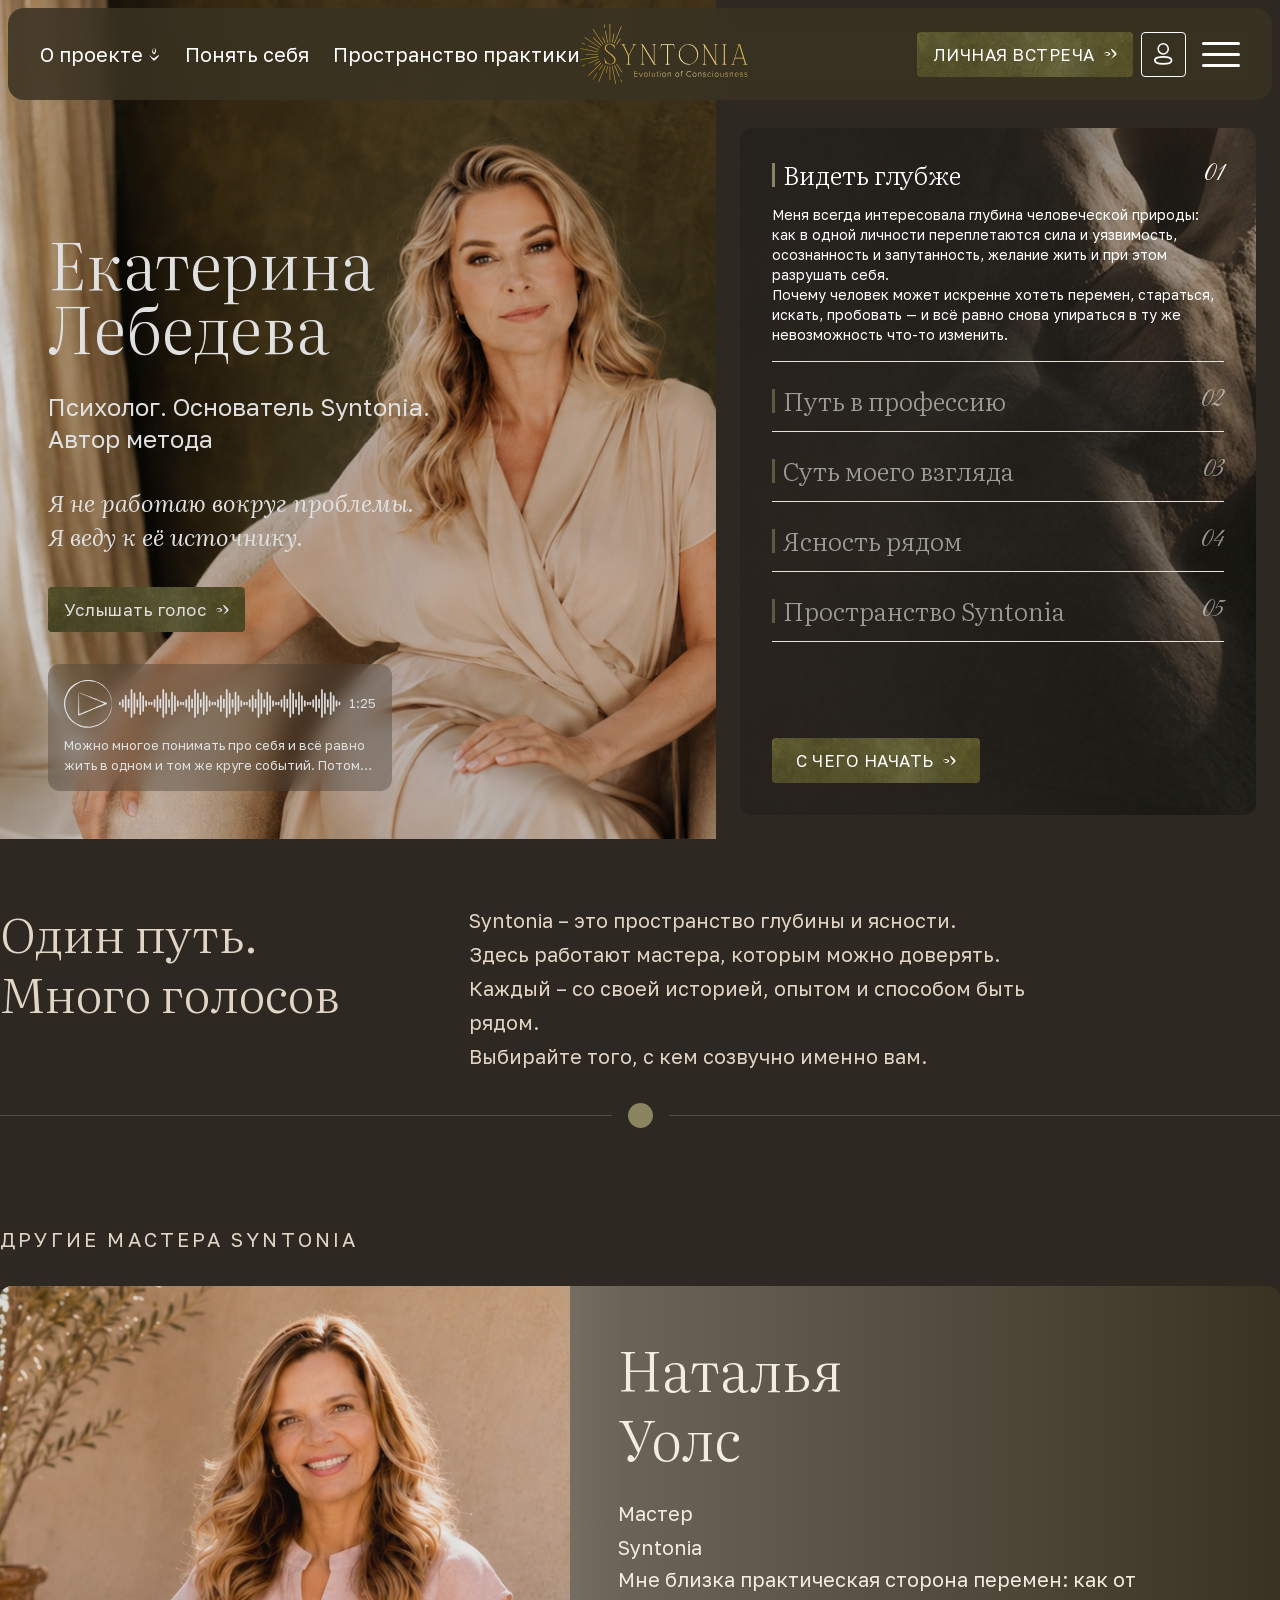
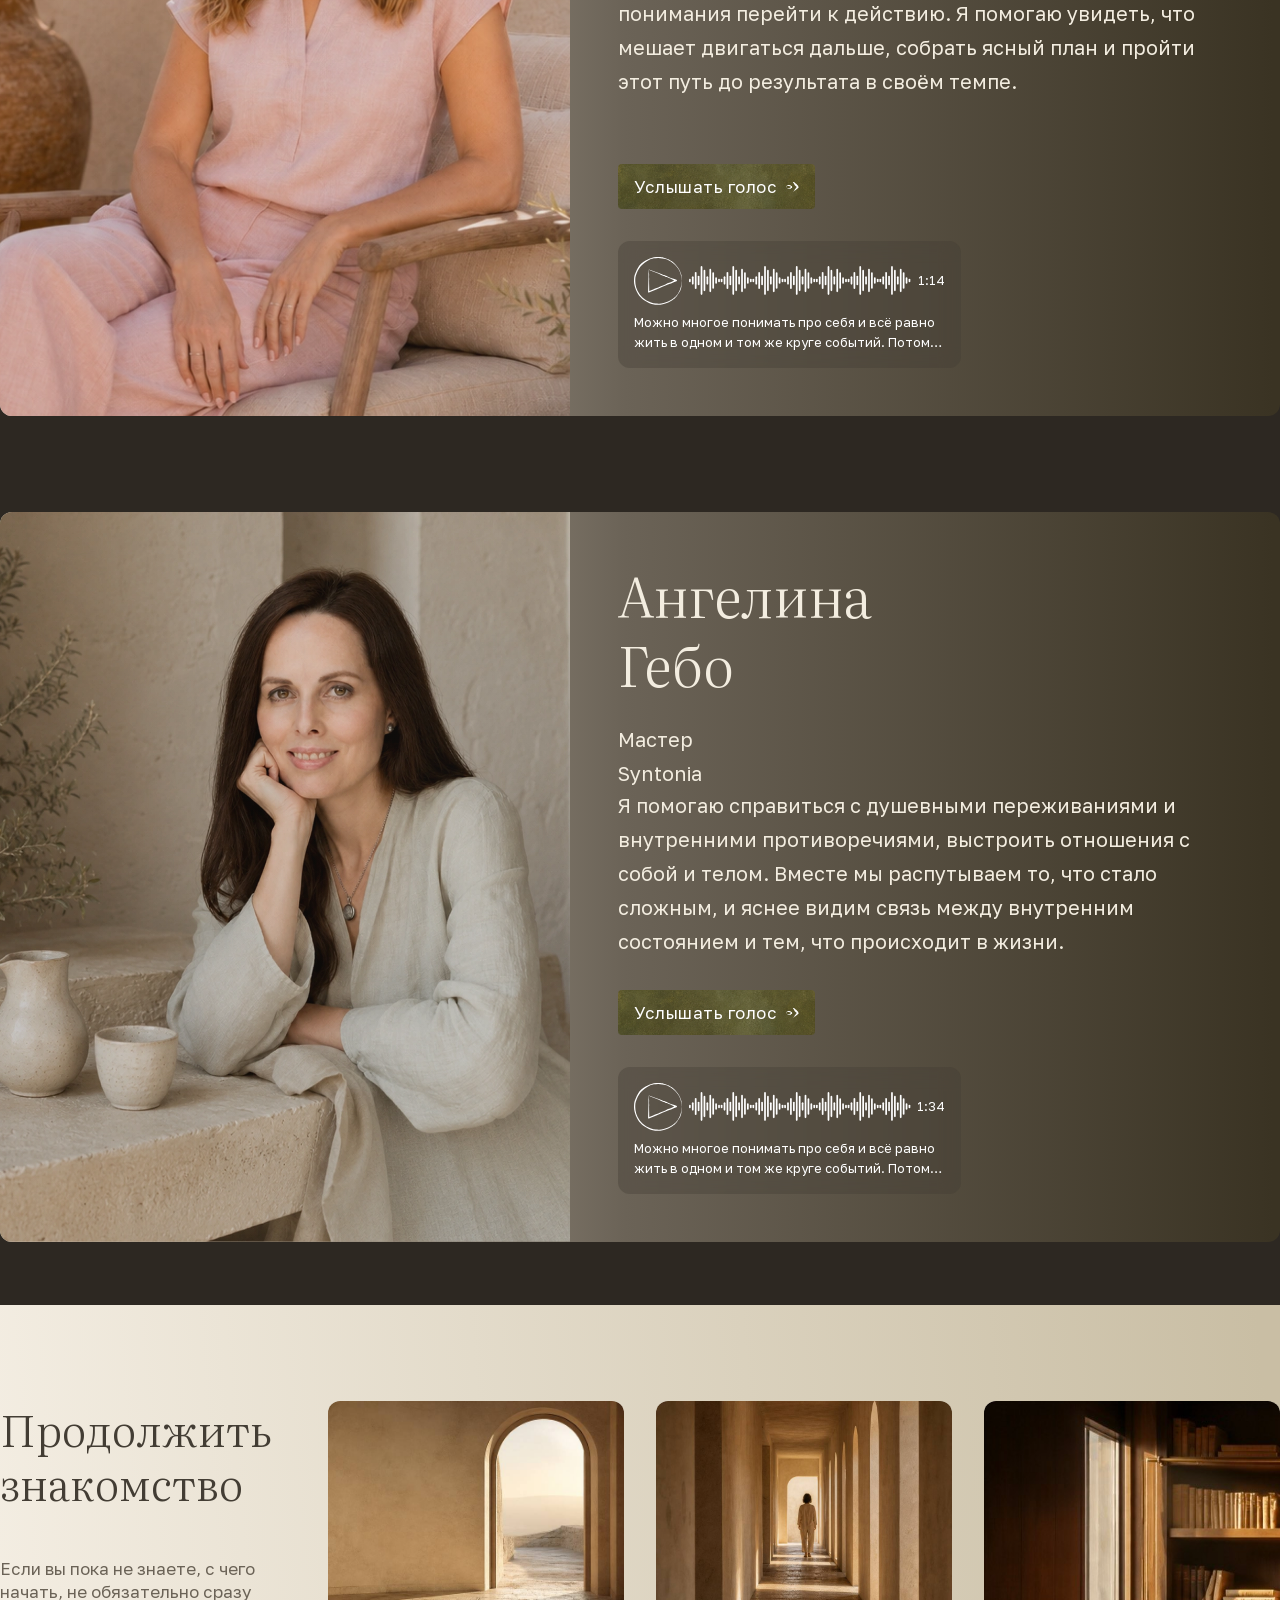
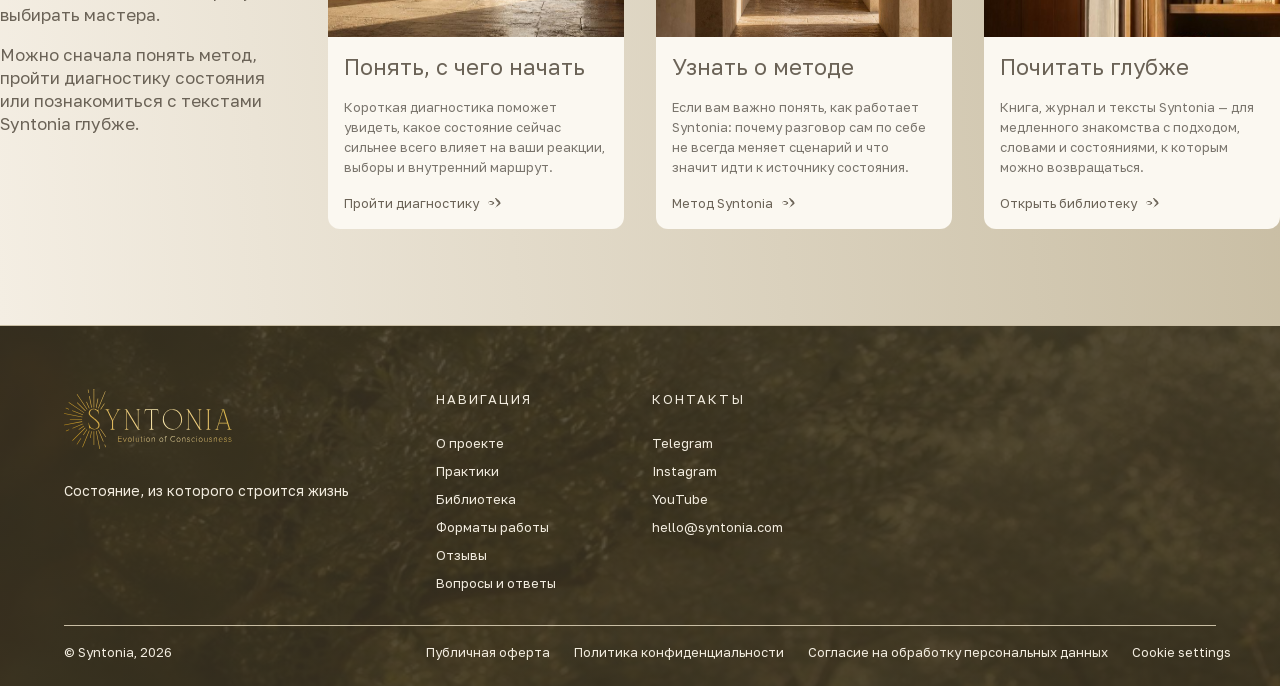
<file: masters.html>
<!DOCTYPE html><html lang="ru" data-enhancements="on"><head><meta charset="utf-8"><meta name="viewport" content="width=device-width, initial-scale=1"><title>Мастера — Syntonia</title><meta name="description" content="Один путь. Много голосов. Мастера Syntonia — со своей историей, опытом и способом быть рядом."><link rel="stylesheet" href="/fonts/fonts.css"><link rel="stylesheet" href="/_astro/Footer.DOhKytZM.css"><link rel="stylesheet" href="/_astro/masters.BvINi0Qh.css"></head><body><main class="page" data-astro-cid-qxwlx7mh><section class="header" id="home-header" data-figma-node="79:104" data-overlay style="--header-top: 8px" data-astro-cid-nen7h5rs><div class="header__inner" data-figma-node="I79:104;167:642" data-astro-cid-nen7h5rs><nav class="header__nav" data-figma-node="I79:104;167:643" data-astro-cid-nen7h5rs><details class="header__dropdown" data-figma-node="I79:104;167:644" data-dropdown data-astro-cid-nen7h5rs><summary class="header__dropdown-button" data-astro-cid-nen7h5rs><span class="header__link t-body" data-figma-node="I79:104;167:645" data-astro-cid-nen7h5rs>О проекте</span><img class="header__chevron" data-figma-node="I79:104;760:560" src="/svg/arrow-quiet-white-down.svg" alt="" width="14" height="14" data-astro-cid-nen7h5rs></summary><ul class="header__menu" data-invented="header-dropdown-open" data-astro-cid-nen7h5rs><li data-astro-cid-nen7h5rs><a class="header__menu-link t-body" href="/masters.html" data-astro-cid-nen7h5rs>Мастера</a></li><li data-astro-cid-nen7h5rs><a class="header__menu-link t-body" href="/method.html" data-astro-cid-nen7h5rs>Метод</a></li><li data-astro-cid-nen7h5rs><a class="header__menu-link t-body" href="/library.html" data-astro-cid-nen7h5rs>Библиотека</a></li></ul></details><a class="header__link t-body" href="/quiz.html" data-figma-node="I79:104;167:647" data-astro-cid-nen7h5rs>Понять себя</a><a class="header__link t-body" href="/practice.html" data-figma-node="I79:104;167:648" data-astro-cid-nen7h5rs>Пространство практики</a></nav><a class="header__logo" href="/" aria-label="Syntonia — на главную" data-astro-cid-nen7h5rs><img data-figma-node="I79:104;167:650" src="/svg/logo-evolution.svg" alt="Syntonia" width="168" height="60" data-astro-cid-nen7h5rs></a><div class="header__actions" data-figma-node="I79:104;167:651" data-astro-cid-nen7h5rs><div class="header__btn-group" data-figma-node="I79:104;167:652" data-astro-cid-nen7h5rs><a class="btn-primary btn-primary--light btn-primary--l btn-primary--compact" href="/booking.html" data-figma-node="I79:104;167:653" data-astro-cid-tkbyowkm><span class="btn-primary__label t-button-caps" data-astro-cid-tkbyowkm>личная встреча</span><span class="arrow-quiet" style="--arrow-size:14px" data-astro-cid-lflwkbik><svg width="14" height="14" viewBox="0 0 14 14" fill="none" xmlns="http://www.w3.org/2000/svg">
<path d="M6.41079 7.97383C6.09879 8.10578 6.07469 8.56405 5.66384 8.67981C5.26001 8.77996 5.14753 8.62202 4.72544 8.76564C4.52693 8.82741 4.31378 8.83851 4.12629 8.83218C3.8987 8.82522 3.7202 8.78944 3.60874 8.81138C3.39879 8.84588 3.40799 8.64639 3.1355 8.62247C2.86126 8.58988 2.71063 8.50193 2.51729 8.35673C2.31681 8.21752 1.72683 7.84204 1.49882 7.70925C1.26208 7.58702 1.10895 7.28965 1.05767 7.1135C1.04091 7.0592 1.03844 7.01068 1.04416 6.97552C1.0466 6.96082 1.05394 6.95464 1.06084 6.95466C1.06084 6.95466 1.06084 6.95466 1.06084 6.95466C1.06084 6.95466 1.06085 6.95466 1.06085 6.95466C1.06085 6.95466 1.06085 6.95466 1.06085 6.95466C1.06956 6.9548 1.07776 6.96356 1.08059 6.97969C1.09339 7.06016 1.16457 7.16662 1.28725 7.25198C1.52089 7.39544 1.49179 7.4731 1.82198 7.64908C2.16068 7.81065 2.39823 7.81677 2.77616 8.01202C3.16739 8.20042 3.32731 7.95922 3.85482 8.13805C3.93694 8.16306 4.00924 8.17324 4.07207 8.17246C4.45119 8.15686 4.51981 7.87365 4.92244 7.65141C5.38837 7.40437 6.07663 7.09233 6.06673 6.95466C6.06833 6.93849 6.05959 6.93494 6.05311 6.95466C6.06424 7.10875 6.03439 6.99469 5.91593 6.9172C5.80406 6.82878 5.65098 6.72588 5.49146 6.61491C5.09692 6.34025 4.46111 6.27428 3.99282 6.10811C3.93711 6.08824 3.87818 6.06933 3.81852 6.05274C3.7463 6.03237 3.67043 6.01477 3.60055 6.00223C3.18399 5.93944 2.65353 6.00963 2.37874 6.06115C2.00203 6.13443 1.90625 6.17579 1.62314 6.39739C1.46771 6.53009 1.21155 6.66862 1.09584 6.88076C1.05542 6.99106 1.02087 6.97842 1.03267 6.83167C1.07128 6.62271 1.20577 6.51622 1.23127 6.39954C1.29209 6.16458 1.32572 6.03765 1.57603 5.94248C1.82694 5.86262 1.83122 5.6187 1.97405 5.55535C2.12497 5.50678 2.14484 5.59479 2.84302 5.22302C3.08327 5.10476 3.30803 5.02756 3.51563 4.98319C3.65316 4.95543 3.77497 4.94483 3.88039 4.9403C4.12342 4.93143 4.29784 4.9493 4.44211 4.96409C4.76212 4.9939 5.3137 5.30888 5.76722 5.48266C5.96243 5.55577 6.22836 5.69242 6.49731 5.89149C6.74539 6.1087 7.11425 6.29549 7.18771 6.95466C7.19151 7.14139 7.15324 7.279 7.1238 7.38095C6.88581 7.97568 6.72606 7.80349 6.41079 7.97383Z" fill="currentColor"/>
<path d="M12.747 8.06028C12.4426 8.17401 12.6689 8.72081 12.3417 8.90248C12.0177 9.08722 11.7832 8.93245 11.5258 9.25557C11.2648 9.57514 10.8407 9.73506 10.7797 9.93159C10.7162 10.1256 10.4887 9.92935 10.348 10.1553C10.2057 10.3797 10.0625 10.4598 9.83548 10.5554C9.60667 10.6492 9.06384 11.0946 8.95146 11.34C8.83688 11.5833 8.51277 11.6708 8.36517 11.77C8.31871 11.8003 8.27761 11.8198 8.24323 11.8319C8.22866 11.8371 8.21412 11.8317 8.20419 11.822C8.20419 11.822 8.20419 11.822 8.20419 11.822C8.20419 11.822 8.20418 11.822 8.20418 11.822C8.20418 11.822 8.20418 11.822 8.20418 11.822C8.19183 11.8099 8.18661 11.7908 8.19745 11.7765C8.25006 11.707 8.32019 11.5947 8.37828 11.4378C8.4846 11.1432 8.60524 11.218 8.82118 10.8913C9.03639 10.5638 9.08425 10.2871 9.45812 10.0202C9.83894 9.76018 9.59337 9.37358 10.1999 9.07421C10.8202 8.78829 10.5108 8.3905 10.8697 7.85111C11.115 7.48648 11.5354 7.18578 11.8614 6.94198C11.8657 6.97942 11.8839 6.99645 11.8671 7.00322C11.8414 7.01235 11.8083 7.06222 11.8253 7.11595C11.6281 6.96019 11.4241 6.78098 11.2466 6.56393C10.9039 6.13679 10.2292 5.86582 9.89972 5.34467C9.5722 4.82151 9.11338 4.07757 8.94544 3.68904C8.77651 3.30152 8.73753 3.20484 8.38955 3.02065C8.18958 2.91473 8.01097 2.67014 7.99281 2.32839C7.98372 2.15634 8.11997 2.05865 8.2647 2.09373C8.4761 2.14527 8.5315 2.3079 8.73871 2.23435C9.15205 2.08812 9.30981 2.04421 9.31804 2.38269C9.32839 2.71898 9.7627 2.44006 9.81736 2.58658C9.8722 2.73291 9.66879 2.93676 10.3173 3.30431C10.9613 3.67644 11.2599 3.9359 11.478 4.1031C11.6934 4.27304 11.9239 4.85119 12.2798 5.12329C12.4902 5.28675 12.7737 5.60831 13.0384 5.88035C13.4526 6.28762 13.543 6.84795 13.5372 7.1734C13.5045 7.80213 13.2192 7.89985 12.9573 8.01758C12.8942 8.02228 12.8249 8.03237 12.747 8.06028Z" fill="currentColor"/>
</svg>
</span></a><button class="header__login" type="button" data-figma-node="I79:104;167:654" aria-label="Личный кабинет" data-astro-cid-nen7h5rs><!-- Figma отдаёт SVG 19×22: обводка выходит за контур 17×20.
               Если вписать в 17×20, иконка сжимается до 89 %. --><img src="/svg/profil.svg" alt="" width="19" height="22" data-astro-cid-nen7h5rs></button></div><button class="header__burger" type="button" data-figma-node="I79:104;167:655" aria-label="Меню" aria-expanded="false" data-burger data-astro-cid-nen7h5rs><span class="header__line" data-astro-cid-nen7h5rs></span><span class="header__line" data-astro-cid-nen7h5rs></span><span class="header__line" data-astro-cid-nen7h5rs></span></button></div></div><nav class="header__mobile" data-invented="header-mobile-panel" id="mobile-menu" aria-label="Меню" hidden data-mobile data-astro-cid-nen7h5rs><ul class="header__mobile-list" data-astro-cid-nen7h5rs><li data-astro-cid-nen7h5rs><a class="header__mobile-link t-body" href="/#home-about-founder" data-astro-cid-nen7h5rs>О проекте</a><ul class="header__mobile-sub" data-astro-cid-nen7h5rs><li data-astro-cid-nen7h5rs><a class="header__mobile-link t-body" href="/masters.html" data-astro-cid-nen7h5rs>Мастера</a></li><li data-astro-cid-nen7h5rs><a class="header__mobile-link t-body" href="/method.html" data-astro-cid-nen7h5rs>Метод</a></li><li data-astro-cid-nen7h5rs><a class="header__mobile-link t-body" href="/library.html" data-astro-cid-nen7h5rs>Библиотека</a></li></ul></li><li data-astro-cid-nen7h5rs><a class="header__mobile-link t-body" href="/quiz.html" data-astro-cid-nen7h5rs>Понять себя</a></li><li data-astro-cid-nen7h5rs><a class="header__mobile-link t-body" href="/practice.html" data-astro-cid-nen7h5rs>Пространство практики</a></li></ul></nav></section><script type="module">if(document.documentElement.dataset.enhancements===`on`){let e=document.querySelector(`[data-dropdown]`),t=document.querySelector(`[data-burger]`),n=document.querySelector(`[data-mobile]`);t?.addEventListener(`click`,()=>{let e=t.getAttribute(`aria-expanded`)!==`true`;t.setAttribute(`aria-expanded`,String(e)),n&&(n.hidden=!e),document.documentElement.classList.toggle(`is-menu-open`,e)}),document.addEventListener(`click`,t=>{e?.open&&!e.contains(t.target)&&(e.open=!1)}),document.addEventListener(`keydown`,t=>{t.key===`Escape`&&e?.open&&(e.open=!1,e.querySelector(`summary`)?.focus())}),document.addEventListener(`keydown`,e=>{e.key===`Escape`&&(closeDropdown(),t?.setAttribute(`aria-expanded`,`false`),document.documentElement.classList.remove(`is-menu-open`))})}</script><section class="founder" data-figma-node="217:238" data-astro-cid-y22nfivy><div class="founder__photo" data-figma-node="217:239" data-astro-cid-y22nfivy><div class="founder__content" data-figma-node="217:240" data-astro-cid-y22nfivy><div class="founder__text" data-figma-node="217:241" data-astro-cid-y22nfivy><h1 class="founder__name" data-figma-node="217:242" data-astro-cid-y22nfivy>Екатерина Лебедева</h1><p class="founder__role" data-figma-node="217:243" data-astro-cid-y22nfivy>Психолог. Основатель Syntonia. Автор метода</p><p class="founder__quote" data-figma-node="217:244" data-astro-cid-y22nfivy>Я не работаю вокруг проблемы. Я веду к её источнику.</p></div><div class="founder__cta" data-figma-node="217:245" data-astro-cid-y22nfivy><a class="btn-primary btn-primary--light btn-primary--l btn-primary--compact" href="/#home-voices" data-astro-cid-tkbyowkm><span class="btn-primary__label t-button" data-astro-cid-tkbyowkm>Услышать голос</span><span class="arrow-quiet" style="--arrow-size:14px" data-astro-cid-lflwkbik><svg width="14" height="14" viewBox="0 0 14 14" fill="none" xmlns="http://www.w3.org/2000/svg">
<path d="M6.41079 7.97383C6.09879 8.10578 6.07469 8.56405 5.66384 8.67981C5.26001 8.77996 5.14753 8.62202 4.72544 8.76564C4.52693 8.82741 4.31378 8.83851 4.12629 8.83218C3.8987 8.82522 3.7202 8.78944 3.60874 8.81138C3.39879 8.84588 3.40799 8.64639 3.1355 8.62247C2.86126 8.58988 2.71063 8.50193 2.51729 8.35673C2.31681 8.21752 1.72683 7.84204 1.49882 7.70925C1.26208 7.58702 1.10895 7.28965 1.05767 7.1135C1.04091 7.0592 1.03844 7.01068 1.04416 6.97552C1.0466 6.96082 1.05394 6.95464 1.06084 6.95466C1.06084 6.95466 1.06084 6.95466 1.06084 6.95466C1.06084 6.95466 1.06085 6.95466 1.06085 6.95466C1.06085 6.95466 1.06085 6.95466 1.06085 6.95466C1.06956 6.9548 1.07776 6.96356 1.08059 6.97969C1.09339 7.06016 1.16457 7.16662 1.28725 7.25198C1.52089 7.39544 1.49179 7.4731 1.82198 7.64908C2.16068 7.81065 2.39823 7.81677 2.77616 8.01202C3.16739 8.20042 3.32731 7.95922 3.85482 8.13805C3.93694 8.16306 4.00924 8.17324 4.07207 8.17246C4.45119 8.15686 4.51981 7.87365 4.92244 7.65141C5.38837 7.40437 6.07663 7.09233 6.06673 6.95466C6.06833 6.93849 6.05959 6.93494 6.05311 6.95466C6.06424 7.10875 6.03439 6.99469 5.91593 6.9172C5.80406 6.82878 5.65098 6.72588 5.49146 6.61491C5.09692 6.34025 4.46111 6.27428 3.99282 6.10811C3.93711 6.08824 3.87818 6.06933 3.81852 6.05274C3.7463 6.03237 3.67043 6.01477 3.60055 6.00223C3.18399 5.93944 2.65353 6.00963 2.37874 6.06115C2.00203 6.13443 1.90625 6.17579 1.62314 6.39739C1.46771 6.53009 1.21155 6.66862 1.09584 6.88076C1.05542 6.99106 1.02087 6.97842 1.03267 6.83167C1.07128 6.62271 1.20577 6.51622 1.23127 6.39954C1.29209 6.16458 1.32572 6.03765 1.57603 5.94248C1.82694 5.86262 1.83122 5.6187 1.97405 5.55535C2.12497 5.50678 2.14484 5.59479 2.84302 5.22302C3.08327 5.10476 3.30803 5.02756 3.51563 4.98319C3.65316 4.95543 3.77497 4.94483 3.88039 4.9403C4.12342 4.93143 4.29784 4.9493 4.44211 4.96409C4.76212 4.9939 5.3137 5.30888 5.76722 5.48266C5.96243 5.55577 6.22836 5.69242 6.49731 5.89149C6.74539 6.1087 7.11425 6.29549 7.18771 6.95466C7.19151 7.14139 7.15324 7.279 7.1238 7.38095C6.88581 7.97568 6.72606 7.80349 6.41079 7.97383Z" fill="currentColor"/>
<path d="M12.747 8.06028C12.4426 8.17401 12.6689 8.72081 12.3417 8.90248C12.0177 9.08722 11.7832 8.93245 11.5258 9.25557C11.2648 9.57514 10.8407 9.73506 10.7797 9.93159C10.7162 10.1256 10.4887 9.92935 10.348 10.1553C10.2057 10.3797 10.0625 10.4598 9.83548 10.5554C9.60667 10.6492 9.06384 11.0946 8.95146 11.34C8.83688 11.5833 8.51277 11.6708 8.36517 11.77C8.31871 11.8003 8.27761 11.8198 8.24323 11.8319C8.22866 11.8371 8.21412 11.8317 8.20419 11.822C8.20419 11.822 8.20419 11.822 8.20419 11.822C8.20419 11.822 8.20418 11.822 8.20418 11.822C8.20418 11.822 8.20418 11.822 8.20418 11.822C8.19183 11.8099 8.18661 11.7908 8.19745 11.7765C8.25006 11.707 8.32019 11.5947 8.37828 11.4378C8.4846 11.1432 8.60524 11.218 8.82118 10.8913C9.03639 10.5638 9.08425 10.2871 9.45812 10.0202C9.83894 9.76018 9.59337 9.37358 10.1999 9.07421C10.8202 8.78829 10.5108 8.3905 10.8697 7.85111C11.115 7.48648 11.5354 7.18578 11.8614 6.94198C11.8657 6.97942 11.8839 6.99645 11.8671 7.00322C11.8414 7.01235 11.8083 7.06222 11.8253 7.11595C11.6281 6.96019 11.4241 6.78098 11.2466 6.56393C10.9039 6.13679 10.2292 5.86582 9.89972 5.34467C9.5722 4.82151 9.11338 4.07757 8.94544 3.68904C8.77651 3.30152 8.73753 3.20484 8.38955 3.02065C8.18958 2.91473 8.01097 2.67014 7.99281 2.32839C7.98372 2.15634 8.11997 2.05865 8.2647 2.09373C8.4761 2.14527 8.5315 2.3079 8.73871 2.23435C9.15205 2.08812 9.30981 2.04421 9.31804 2.38269C9.32839 2.71898 9.7627 2.44006 9.81736 2.58658C9.8722 2.73291 9.66879 2.93676 10.3173 3.30431C10.9613 3.67644 11.2599 3.9359 11.478 4.1031C11.6934 4.27304 11.9239 4.85119 12.2798 5.12329C12.4902 5.28675 12.7737 5.60831 13.0384 5.88035C13.4526 6.28762 13.543 6.84795 13.5372 7.1734C13.5045 7.80213 13.2192 7.89985 12.9573 8.01758C12.8942 8.02228 12.8249 8.03237 12.747 8.06028Z" fill="currentColor"/>
</svg>
</span></a></div><div class="founder__player" data-figma-node="233:296" data-astro-cid-y22nfivy><div class="founder__player-row" data-astro-cid-y22nfivy><button class="founder__play" type="button" aria-label="Слушать голос" data-play data-astro-cid-y22nfivy><span class="founder__play-icon" data-astro-cid-y22nfivy><svg width="48" height="48" viewBox="0 0 48 48" fill="none" xmlns="http://www.w3.org/2000/svg">
<path d="M1.90723 14.9875C3.27742 11.9944 4.30035 9.43467 7.26558 6.56981C10.367 3.90625 11.0004 3.66357 15.1948 1.71041C18.3931 0.353844 21.8985 -0.0243048 24.2817 0.00119221C25.1063 0.00231513 25.7978 0.0352651 26.3271 0.0545468C28.3922 0.187152 28.5862 0.440761 31.4037 1.16388C34.2039 1.99623 35.801 2.86807 37.8648 4.35281C40.1466 5.62406 45.2049 11.6629 46.1565 14.4024C47.4491 16.956 47.8874 20.2372 47.9422 22.1593C47.9699 22.7656 47.9609 23.2344 47.9436 23.6C47.936 23.7543 47.9168 23.8258 47.8983 23.8258C47.8983 23.8258 47.8983 23.8258 47.8983 23.8258C47.8751 23.8257 47.853 23.7152 47.8476 23.518C47.8217 22.5667 47.7049 21.1318 47.3072 19.5004C46.4462 16.5119 46.6198 16.0522 44.5794 12.3628C42.3037 8.83335 40.4756 6.96541 36.4051 4.22005C32.1732 1.87345 30.9047 1.51334 24.2817 0.940582C24.1933 0.937621 24.1041 0.935039 24.014 0.932862C17.1162 1.23619 16.2384 2.02125 10.5932 5.69407C4.82025 9.60704 1.22115 18.0886 1.28627 22.2623C1.25438 22.7661 1.23851 23.2809 1.24162 23.8258C1.22858 27.7459 2.45404 32.7151 5.4487 36.9472C8.72421 41.8648 15.4064 45.8765 21.8923 46.5021C22.6494 46.5919 23.4502 46.6487 24.2817 46.6619C30.5954 47.021 37.7472 43.2889 40.3947 40.587C43.4642 37.5991 44.1233 36.6575 45.8537 32.9075C46.7961 30.7193 47.6263 27.5183 47.8176 24.732C47.9037 23.3306 47.9979 23.6462 47.9823 25.0669C47.9307 27.1538 47.5208 28.826 47.3418 29.8883C46.9401 32.0064 46.7074 32.957 45.3129 35.3129C43.8502 37.6166 43.2016 38.7535 42.1081 39.9308C40.8497 40.8834 41.3711 41.6178 34.2446 45.5138C30.2718 47.3547 26.8819 47.7361 24.2817 47.7761C22.0223 47.7944 20.2982 47.5296 18.8952 47.2331C15.8244 46.7378 9.81446 43.8333 6.45169 40.0109C3.06158 36.9654 -0.312633 28.6826 0.0231548 23.8258C0.0169265 23.2129 0.0321138 22.6733 0.0546372 22.2012C0.415473 18.0711 0.704767 18.0718 1.90723 14.9875ZM36.0614 25.5058C37.7682 24.9002 38.9114 23.9443 40.9689 23.1514C41.3187 23.0166 41.6205 22.9073 41.8917 22.8137L41.9018 24.1085C40.6369 23.5066 40.1521 23.1472 38.1908 22.4097C35.8278 21.5211 33.5423 20.4347 32.4631 20.1065C31.384 19.7783 31.3818 19.4645 29.876 18.9317C28.3703 18.3989 27.4864 18.0045 26.2255 17.3984C24.9646 16.7924 21.0132 15.1249 19.5224 14.6536C18.0315 14.1822 16.455 13.3348 15.4797 12.8932C15.1759 12.7557 14.94 12.6394 14.7613 12.5451C14.6856 12.5052 14.656 12.4731 14.6629 12.4559C14.6629 12.4559 14.6629 12.4559 14.6629 12.4559C14.6715 12.4344 14.7365 12.436 14.8392 12.4739C15.3377 12.6581 16.0887 12.9183 16.9906 13.1889C18.6723 13.6934 18.7857 13.9245 21.008 14.7271C23.2303 15.5296 24.6072 15.9077 27.1485 17.0359C29.6897 18.164 30.4434 17.9982 33.9937 19.6831C37.5439 21.368 38.0957 21.1 41.747 22.4955C41.9749 22.5826 42.206 22.6723 42.4396 22.7642C43.1343 23.0515 43.1473 23.8675 42.4504 24.1495C38.9796 25.6251 34.7666 27.1496 32.7361 28.0199C30.5704 28.948 27.6714 30.2176 24.5668 31.451C21.6458 32.6114 18.1573 34.2117 14.8876 35.4995C14.4553 35.6716 14.0678 35.4243 14.0758 34.959C14.0804 34.7382 14.0858 34.5187 14.0921 34.3007C14.199 30.6139 14.334 25.4015 14.4244 22.9934C14.5148 20.5854 14.5352 19.9985 14.48 17.6807C14.4482 16.3484 14.4781 14.5131 14.595 12.9628C14.6537 12.1826 14.7356 12.3594 14.7748 13.1447C14.832 14.293 14.7938 15.2357 14.8961 15.8274C15.1005 17.0098 15.1789 17.5123 15.0599 19.0049C14.941 20.4975 15.2114 21.2007 15.1802 22.0708C15.1491 22.9409 14.9896 22.9266 15.1125 27.3507C15.2147 31.0295 15.2536 33.3263 15.2807 34.959L14.4228 34.3878C14.7258 34.2551 15.0039 34.1334 15.2623 34.0199C16.7966 33.3463 20.0775 32.1244 22.5773 31.0249C25.0771 29.9253 30.216 27.826 32.2488 26.8872C34.2817 25.9485 34.3548 26.1114 36.0614 25.5058Z" fill="white"/>
</svg>
</span></button><span class="founder__wave" data-astro-cid-y22nfivy><svg width="223" height="29" viewBox="0 0 223 29" fill="none" xmlns="http://www.w3.org/2000/svg">
<path d="M0.860486 12.7284C0.38571 12.7284 0 13.1114 0 13.5835V15.4151C0 15.8872 0.385772 16.2703 0.860486 16.2703C1.33663 16.2703 1.72234 15.8872 1.72234 15.4151V13.5835C1.72234 13.1115 1.33657 12.7284 0.860486 12.7284Z" fill="white"/>
<path d="M3.79143 10.2911C3.31528 10.2911 2.92957 10.6741 2.92957 11.1476V17.8523C2.92957 18.3244 3.31535 18.7075 3.79143 18.7075C4.26757 18.7075 4.65192 18.3244 4.65192 17.8523V11.1476C4.65192 10.6741 4.26751 10.2911 3.79143 10.2911Z" fill="white"/>
<path d="M6.72094 5.91837C6.2448 5.91837 5.85908 6.30141 5.85908 6.77352V22.2251C5.85908 22.6985 6.24486 23.0815 6.72094 23.0815C7.19708 23.0815 7.58279 22.6985 7.58279 22.2251V6.77352C7.58279 6.30148 7.19702 5.91837 6.72094 5.91837Z" fill="white"/>
<path d="M9.65045 9.60731C9.17431 9.60731 8.7886 9.99035 8.7886 10.4638V18.5362C8.7886 19.0082 9.17437 19.3913 9.65045 19.3913C10.1266 19.3913 10.5123 19.0083 10.5123 18.5362V10.4638C10.5123 9.99035 10.1265 9.60731 9.65045 9.60731Z" fill="white"/>
<path d="M12.58 0C12.1039 0 11.7182 0.383038 11.7182 0.855141V28.1449C11.7182 28.6169 12.1039 29 12.58 29C13.0562 29 13.4419 28.617 13.4419 28.1449V0.855141C13.4419 0.3831 13.0561 0 12.58 0Z" fill="white"/>
<path d="M15.5095 3.82642C15.0334 3.82642 14.6477 4.20809 14.6477 4.68156V24.3184C14.6477 24.7904 15.0334 25.1735 15.5095 25.1735C15.9857 25.1735 16.3714 24.7905 16.3714 24.3184V4.68156C16.3714 4.20815 15.9856 3.82642 15.5095 3.82642Z" fill="white"/>
<path d="M18.4391 10.2628C17.963 10.2628 17.5772 10.6458 17.5772 11.1179V17.8807C17.5772 18.3527 17.963 18.7358 18.4391 18.7358C18.9153 18.7358 19.301 18.3528 19.301 17.8807V11.1179C19.301 10.6459 18.9152 10.2628 18.4391 10.2628Z" fill="white"/>
<path d="M21.3686 2.77438C20.8938 2.77438 20.5081 3.15742 20.5081 3.62952V25.3691C20.5081 25.8425 20.8939 26.2255 21.3686 26.2255C21.8448 26.2255 22.2305 25.8425 22.2305 25.3691V3.62952C22.2305 3.15748 21.8447 2.77438 21.3686 2.77438Z" fill="white"/>
<path d="M24.2995 6.12205C23.8234 6.12205 23.4376 6.50508 23.4376 6.97849V22.0214C23.4376 22.4934 23.8234 22.8765 24.2995 22.8765C24.7743 22.8765 25.16 22.4935 25.16 22.0214V6.97849C25.16 6.50508 24.7742 6.12205 24.2995 6.12205Z" fill="white"/>
<path d="M27.2291 11.1907C26.7529 11.1907 26.3672 11.5738 26.3672 12.0472V16.9527C26.3672 17.4247 26.753 17.8078 27.2291 17.8078C27.7038 17.8078 28.0896 17.4248 28.0896 16.9527V12.0472C28.0909 11.5738 27.7038 11.1907 27.2291 11.1907Z" fill="white"/>
<path d="M30.1586 12.7284C29.6824 12.7284 29.2967 13.1114 29.2967 13.5835V15.4151C29.2967 15.8872 29.6825 16.2703 30.1586 16.2703C30.6347 16.2703 31.0204 15.8872 31.0204 15.4151V13.5835C31.0204 13.1115 30.6347 12.7284 30.1586 12.7284Z" fill="white"/>
<path d="M64.6285 12.7284C64.1537 12.7284 63.768 13.1114 63.768 13.5835V15.4151C63.768 15.8872 64.1537 16.2703 64.6285 16.2703C65.1046 16.2703 65.4903 15.8872 65.4903 15.4151V13.5835C65.4903 13.1115 65.1045 12.7284 64.6285 12.7284Z" fill="white"/>
<path d="M67.5594 10.2911C67.0833 10.2911 66.6975 10.6741 66.6975 11.1476V17.8523C66.6975 18.3244 67.0833 18.7075 67.5594 18.7075C68.0356 18.7075 68.4199 18.3244 68.4199 17.8523V11.1476C68.4199 10.6741 68.0355 10.2911 67.5594 10.2911Z" fill="white"/>
<path d="M70.4889 5.91837C70.0128 5.91837 69.6271 6.30141 69.6271 6.77352V22.2251C69.6271 22.6985 70.0128 23.0815 70.4889 23.0815C70.9651 23.0815 71.3508 22.6985 71.3508 22.2251V6.77352C71.3508 6.30148 70.965 5.91837 70.4889 5.91837Z" fill="white"/>
<path d="M73.4184 9.60731C72.9423 9.60731 72.5566 9.99035 72.5566 10.4638V18.5362C72.5566 19.0082 72.9423 19.3913 73.4184 19.3913C73.8946 19.3913 74.2803 19.0083 74.2803 18.5362V10.4638C74.2803 9.99035 73.8945 9.60731 73.4184 9.60731Z" fill="white"/>
<path d="M76.348 0C75.8719 0 75.4861 0.383038 75.4861 0.855141V28.1449C75.4861 28.6169 75.8719 29 76.348 29C76.8241 29 77.2099 28.617 77.2099 28.1449V0.855141C77.2099 0.3831 76.8241 0 76.348 0Z" fill="white"/>
<path d="M79.2775 3.82642C78.8014 3.82642 78.4157 4.20809 78.4157 4.68156V24.3184C78.4157 24.7904 78.8014 25.1735 79.2775 25.1735C79.7537 25.1735 80.1394 24.7905 80.1394 24.3184V4.68156C80.1394 4.20815 79.7536 3.82642 79.2775 3.82642Z" fill="white"/>
<path d="M82.2071 10.2628C81.7309 10.2628 81.3452 10.6458 81.3452 11.1179V17.8807C81.3452 18.3527 81.731 18.7358 82.2071 18.7358C82.6832 18.7358 83.0689 18.3528 83.0689 17.8807V11.1179C83.0689 10.6459 82.6832 10.2628 82.2071 10.2628Z" fill="white"/>
<path d="M85.1366 2.77438C84.6618 2.77438 84.2761 3.15742 84.2761 3.62952V25.3691C84.2761 25.8425 84.6619 26.2255 85.1366 26.2255C85.6127 26.2255 85.9985 25.8425 85.9985 25.3691V3.62952C85.9985 3.15748 85.6127 2.77438 85.1366 2.77438Z" fill="white"/>
<path d="M88.0675 6.12205C87.5913 6.12205 87.2056 6.50508 87.2056 6.97849V22.0214C87.2056 22.4934 87.5914 22.8765 88.0675 22.8765C88.5423 22.8765 88.928 22.4935 88.928 22.0214V6.97849C88.928 6.50508 88.5422 6.12205 88.0675 6.12205Z" fill="white"/>
<path d="M90.9971 11.1907C90.5209 11.1907 90.1352 11.5738 90.1352 12.0472V16.9527C90.1352 17.4247 90.521 17.8078 90.9971 17.8078C91.4718 17.8078 91.8575 17.4248 91.8575 16.9527V12.0472C91.8589 11.5738 91.4718 11.1907 90.9971 11.1907Z" fill="white"/>
<path d="M93.9266 12.7284C93.4504 12.7284 93.0647 13.1114 93.0647 13.5835V15.4151C93.0647 15.8872 93.4505 16.2703 93.9266 16.2703C94.4027 16.2703 94.7884 15.8872 94.7884 15.4151V13.5835C94.7884 13.1115 94.4026 12.7284 93.9266 12.7284Z" fill="white"/>
<path d="M128.396 12.7284C127.922 12.7284 127.536 13.1114 127.536 13.5835V15.4151C127.536 15.8872 127.922 16.2703 128.396 16.2703C128.873 16.2703 129.258 15.8872 129.258 15.4151V13.5835C129.258 13.1115 128.873 12.7284 128.396 12.7284Z" fill="white"/>
<path d="M131.327 10.2911C130.851 10.2911 130.466 10.6741 130.466 11.1476V17.8523C130.466 18.3244 130.851 18.7075 131.327 18.7075C131.804 18.7075 132.188 18.3244 132.188 17.8523V11.1476C132.188 10.6741 131.803 10.2911 131.327 10.2911Z" fill="white"/>
<path d="M134.257 5.91837C133.781 5.91837 133.395 6.30141 133.395 6.77352V22.2251C133.395 22.6985 133.781 23.0815 134.257 23.0815C134.733 23.0815 135.119 22.6985 135.119 22.2251V6.77352C135.119 6.30148 134.733 5.91837 134.257 5.91837Z" fill="white"/>
<path d="M137.186 9.60731C136.71 9.60731 136.325 9.99035 136.325 10.4638V18.5362C136.325 19.0082 136.71 19.3913 137.186 19.3913C137.663 19.3913 138.048 19.0083 138.048 18.5362V10.4638C138.048 9.99035 137.662 9.60731 137.186 9.60731Z" fill="white"/>
<path d="M140.116 0C139.64 0 139.254 0.383038 139.254 0.855141V28.1449C139.254 28.6169 139.64 29 140.116 29C140.592 29 140.978 28.617 140.978 28.1449V0.855141C140.978 0.3831 140.592 0 140.116 0Z" fill="white"/>
<path d="M143.045 3.82642C142.569 3.82642 142.184 4.20809 142.184 4.68156V24.3184C142.184 24.7904 142.569 25.1735 143.045 25.1735C143.522 25.1735 143.907 24.7905 143.907 24.3184V4.68156C143.907 4.20815 143.522 3.82642 143.045 3.82642Z" fill="white"/>
<path d="M145.975 10.2628C145.499 10.2628 145.113 10.6458 145.113 11.1179V17.8807C145.113 18.3527 145.499 18.7358 145.975 18.7358C146.451 18.7358 146.837 18.3528 146.837 17.8807V11.1179C146.837 10.6459 146.451 10.2628 145.975 10.2628Z" fill="white"/>
<path d="M148.905 2.77438C148.43 2.77438 148.044 3.15742 148.044 3.62952V25.3691C148.044 25.8425 148.43 26.2255 148.905 26.2255C149.381 26.2255 149.766 25.8425 149.766 25.3691V3.62952C149.766 3.15748 149.381 2.77438 148.905 2.77438Z" fill="white"/>
<path d="M151.835 6.12205C151.359 6.12205 150.974 6.50508 150.974 6.97849V22.0214C150.974 22.4934 151.359 22.8765 151.835 22.8765C152.31 22.8765 152.696 22.4935 152.696 22.0214V6.97849C152.696 6.50508 152.31 6.12205 151.835 6.12205Z" fill="white"/>
<path d="M154.765 11.1907C154.289 11.1907 153.903 11.5738 153.903 12.0472V16.9527C153.903 17.4247 154.289 17.8078 154.765 17.8078C155.24 17.8078 155.626 17.4248 155.626 16.9527V12.0472C155.627 11.5738 155.24 11.1907 154.765 11.1907Z" fill="white"/>
<path d="M157.695 12.7284C157.218 12.7284 156.833 13.1114 156.833 13.5835V15.4151C156.833 15.8872 157.218 16.2703 157.695 16.2703C158.171 16.2703 158.556 15.8872 158.556 15.4151V13.5835C158.556 13.1115 158.171 12.7284 157.695 12.7284Z" fill="white"/>
<path d="M32.7445 12.7284C32.2697 12.7284 31.884 13.1114 31.884 13.5835V15.4151C31.884 15.8872 32.2698 16.2703 32.7445 16.2703C33.2206 16.2703 33.6063 15.8872 33.6063 15.4151V13.5835C33.6063 13.1115 33.2206 12.7284 32.7445 12.7284Z" fill="white"/>
<path d="M35.6754 10.2911C35.1993 10.2911 34.8136 10.6741 34.8136 11.1476V17.8523C34.8136 18.3244 35.1993 18.7075 35.6754 18.7075C36.1516 18.7075 36.5359 18.3244 36.5359 17.8523V11.1476C36.5359 10.6741 36.1515 10.2911 35.6754 10.2911Z" fill="white"/>
<path d="M38.6049 5.91837C38.1288 5.91837 37.7431 6.30141 37.7431 6.77352V22.2251C37.7431 22.6985 38.1288 23.0815 38.6049 23.0815C39.0811 23.0815 39.4668 22.6985 39.4668 22.2251V6.77352C39.4668 6.30148 39.081 5.91837 38.6049 5.91837Z" fill="white"/>
<path d="M41.5344 9.60731C41.0583 9.60731 40.6726 9.99035 40.6726 10.4638V18.5362C40.6726 19.0082 41.0584 19.3913 41.5344 19.3913C42.0106 19.3913 42.3963 19.0083 42.3963 18.5362V10.4638C42.3963 9.99035 42.0105 9.60731 41.5344 9.60731Z" fill="white"/>
<path d="M44.464 0C43.9879 0 43.6022 0.383038 43.6022 0.855141V28.1449C43.6022 28.6169 43.9879 29 44.464 29C44.9402 29 45.3259 28.617 45.3259 28.1449V0.855141C45.3259 0.3831 44.9401 0 44.464 0Z" fill="white"/>
<path d="M47.3935 3.82642C46.9174 3.82642 46.5317 4.20809 46.5317 4.68156V24.3184C46.5317 24.7904 46.9174 25.1735 47.3935 25.1735C47.8697 25.1735 48.2554 24.7905 48.2554 24.3184V4.68156C48.2554 4.20815 47.8696 3.82642 47.3935 3.82642Z" fill="white"/>
<path d="M50.3231 10.2628C49.847 10.2628 49.4612 10.6458 49.4612 11.1179V17.8807C49.4612 18.3527 49.847 18.7358 50.3231 18.7358C50.7992 18.7358 51.185 18.3528 51.185 17.8807V11.1179C51.185 10.6459 50.7992 10.2628 50.3231 10.2628Z" fill="white"/>
<path d="M53.2526 2.77438C52.7778 2.77438 52.3921 3.15742 52.3921 3.62952V25.3691C52.3921 25.8425 52.7779 26.2255 53.2526 26.2255C53.7288 26.2255 54.1145 25.8425 54.1145 25.3691V3.62952C54.1145 3.15748 53.7287 2.77438 53.2526 2.77438Z" fill="white"/>
<path d="M56.1835 6.12205C55.7073 6.12205 55.3216 6.50508 55.3216 6.97849V22.0214C55.3216 22.4934 55.7074 22.8765 56.1835 22.8765C56.6583 22.8765 57.044 22.4935 57.044 22.0214V6.97849C57.044 6.50508 56.6582 6.12205 56.1835 6.12205Z" fill="white"/>
<path d="M59.1131 11.1907C58.6369 11.1907 58.2512 11.5738 58.2512 12.0472V16.9527C58.2512 17.4247 58.637 17.8078 59.1131 17.8078C59.5878 17.8078 59.9735 17.4248 59.9735 16.9527V12.0472C59.9749 11.5738 59.5878 11.1907 59.1131 11.1907Z" fill="white"/>
<path d="M62.0426 12.7284C61.5664 12.7284 61.1807 13.1114 61.1807 13.5835V15.4151C61.1807 15.8872 61.5665 16.2703 62.0426 16.2703C62.5187 16.2703 62.9044 15.8872 62.9044 15.4151V13.5835C62.9044 13.1115 62.5186 12.7284 62.0426 12.7284Z" fill="white"/>
<path d="M96.5125 12.7284C96.0377 12.7284 95.652 13.1114 95.652 13.5835V15.4151C95.652 15.8872 96.0377 16.2703 96.5125 16.2703C96.9886 16.2703 97.3743 15.8872 97.3743 15.4151V13.5835C97.3743 13.1115 96.9885 12.7284 96.5125 12.7284Z" fill="white"/>
<path d="M99.4434 10.2911C98.9672 10.2911 98.5815 10.6741 98.5815 11.1476V17.8523C98.5815 18.3244 98.9673 18.7075 99.4434 18.7075C99.9195 18.7075 100.304 18.3244 100.304 17.8523V11.1476C100.304 10.6741 99.9195 10.2911 99.4434 10.2911Z" fill="white"/>
<path d="M102.373 5.91837C101.897 5.91837 101.511 6.30141 101.511 6.77352V22.2251C101.511 22.6985 101.897 23.0815 102.373 23.0815C102.849 23.0815 103.235 22.6985 103.235 22.2251V6.77352C103.235 6.30148 102.849 5.91837 102.373 5.91837Z" fill="white"/>
<path d="M105.302 9.60731C104.826 9.60731 104.441 9.99035 104.441 10.4638V18.5362C104.441 19.0082 104.826 19.3913 105.302 19.3913C105.779 19.3913 106.164 19.0083 106.164 18.5362V10.4638C106.164 9.99035 105.779 9.60731 105.302 9.60731Z" fill="white"/>
<path d="M108.232 0C107.756 0 107.37 0.383038 107.37 0.855141V28.1449C107.37 28.6169 107.756 29 108.232 29C108.708 29 109.094 28.617 109.094 28.1449V0.855141C109.094 0.3831 108.708 0 108.232 0Z" fill="white"/>
<path d="M111.162 3.82642C110.685 3.82642 110.3 4.20809 110.3 4.68156V24.3184C110.3 24.7904 110.685 25.1735 111.162 25.1735C111.638 25.1735 112.023 24.7905 112.023 24.3184V4.68156C112.023 4.20815 111.638 3.82642 111.162 3.82642Z" fill="white"/>
<path d="M114.091 10.2628C113.615 10.2628 113.229 10.6458 113.229 11.1179V17.8807C113.229 18.3527 113.615 18.7358 114.091 18.7358C114.567 18.7358 114.953 18.3528 114.953 17.8807V11.1179C114.953 10.6459 114.567 10.2628 114.091 10.2628Z" fill="white"/>
<path d="M117.021 2.77438C116.546 2.77438 116.16 3.15742 116.16 3.62952V25.3691C116.16 25.8425 116.546 26.2255 117.021 26.2255C117.497 26.2255 117.882 25.8425 117.882 25.3691V3.62952C117.882 3.15748 117.497 2.77438 117.021 2.77438Z" fill="white"/>
<path d="M119.951 6.12205C119.475 6.12205 119.09 6.50508 119.09 6.97849V22.0214C119.09 22.4934 119.475 22.8765 119.951 22.8765C120.426 22.8765 120.812 22.4935 120.812 22.0214V6.97849C120.812 6.50508 120.426 6.12205 119.951 6.12205Z" fill="white"/>
<path d="M122.881 11.1907C122.405 11.1907 122.019 11.5738 122.019 12.0472V16.9527C122.019 17.4247 122.405 17.8078 122.881 17.8078C123.356 17.8078 123.742 17.4248 123.742 16.9527V12.0472C123.743 11.5738 123.356 11.1907 122.881 11.1907Z" fill="white"/>
<path d="M125.811 12.7284C125.334 12.7284 124.949 13.1114 124.949 13.5835V15.4151C124.949 15.8872 125.334 16.2703 125.811 16.2703C126.287 16.2703 126.672 15.8872 126.672 15.4151V13.5835C126.672 13.1115 126.287 12.7284 125.811 12.7284Z" fill="white"/>
<path d="M160.28 12.7284C159.806 12.7284 159.42 13.1114 159.42 13.5835V15.4151C159.42 15.8872 159.806 16.2703 160.28 16.2703C160.757 16.2703 161.142 15.8872 161.142 15.4151V13.5835C161.142 13.1115 160.757 12.7284 160.28 12.7284Z" fill="white"/>
<path d="M163.211 10.2911C162.735 10.2911 162.35 10.6741 162.35 11.1476V17.8523C162.35 18.3244 162.735 18.7075 163.211 18.7075C163.688 18.7075 164.072 18.3244 164.072 17.8523V11.1476C164.072 10.6741 163.687 10.2911 163.211 10.2911Z" fill="white"/>
<path d="M166.141 5.91837C165.665 5.91837 165.279 6.30141 165.279 6.77352V22.2251C165.279 22.6985 165.665 23.0815 166.141 23.0815C166.617 23.0815 167.003 22.6985 167.003 22.2251V6.77352C167.003 6.30148 166.617 5.91837 166.141 5.91837Z" fill="white"/>
<path d="M169.07 9.60731C168.594 9.60731 168.209 9.99035 168.209 10.4638V18.5362C168.209 19.0082 168.594 19.3913 169.07 19.3913C169.547 19.3913 169.932 19.0083 169.932 18.5362V10.4638C169.932 9.99035 169.546 9.60731 169.07 9.60731Z" fill="white"/>
<path d="M172 0C171.524 0 171.138 0.383038 171.138 0.855141V28.1449C171.138 28.6169 171.524 29 172 29C172.476 29 172.862 28.617 172.862 28.1449V0.855141C172.862 0.3831 172.476 0 172 0Z" fill="white"/>
<path d="M174.929 3.82642C174.453 3.82642 174.068 4.20809 174.068 4.68156V24.3184C174.068 24.7904 174.453 25.1735 174.929 25.1735C175.406 25.1735 175.791 24.7905 175.791 24.3184V4.68156C175.791 4.20815 175.406 3.82642 174.929 3.82642Z" fill="white"/>
<path d="M177.859 10.2628C177.383 10.2628 176.997 10.6458 176.997 11.1179V17.8807C176.997 18.3527 177.383 18.7358 177.859 18.7358C178.335 18.7358 178.721 18.3528 178.721 17.8807V11.1179C178.721 10.6459 178.335 10.2628 177.859 10.2628Z" fill="white"/>
<path d="M180.789 2.77438C180.314 2.77438 179.928 3.15742 179.928 3.62952V25.3691C179.928 25.8425 180.314 26.2255 180.789 26.2255C181.265 26.2255 181.65 25.8425 181.65 25.3691V3.62952C181.65 3.15748 181.265 2.77438 180.789 2.77438Z" fill="white"/>
<path d="M183.719 6.12205C183.243 6.12205 182.858 6.50508 182.858 6.97849V22.0214C182.858 22.4934 183.243 22.8765 183.719 22.8765C184.194 22.8765 184.58 22.4935 184.58 22.0214V6.97849C184.58 6.50508 184.194 6.12205 183.719 6.12205Z" fill="white"/>
<path d="M186.649 11.1907C186.173 11.1907 185.787 11.5738 185.787 12.0472V16.9527C185.787 17.4247 186.173 17.8078 186.649 17.8078C187.124 17.8078 187.51 17.4248 187.51 16.9527V12.0472C187.511 11.5738 187.124 11.1907 186.649 11.1907Z" fill="white"/>
<path d="M189.579 12.7284C189.102 12.7284 188.717 13.1114 188.717 13.5835V15.4151C188.717 15.8872 189.102 16.2703 189.579 16.2703C190.055 16.2703 190.44 15.8872 190.44 15.4151V13.5835C190.44 13.1115 190.055 12.7284 189.579 12.7284Z" fill="white"/>
<path d="M192.164 12.7284C191.69 12.7284 191.304 13.1114 191.304 13.5835V15.4151C191.304 15.8872 191.69 16.2703 192.164 16.2703C192.641 16.2703 193.026 15.8872 193.026 15.4151V13.5835C193.026 13.1115 192.641 12.7284 192.164 12.7284Z" fill="white"/>
<path d="M195.095 10.2911C194.619 10.2911 194.234 10.6741 194.234 11.1476V17.8523C194.234 18.3244 194.619 18.7075 195.095 18.7075C195.572 18.7075 195.956 18.3244 195.956 17.8523V11.1476C195.956 10.6741 195.571 10.2911 195.095 10.2911Z" fill="white"/>
<path d="M198.025 5.91837C197.549 5.91837 197.163 6.30141 197.163 6.77352V22.2251C197.163 22.6985 197.549 23.0815 198.025 23.0815C198.501 23.0815 198.887 22.6985 198.887 22.2251V6.77352C198.887 6.30148 198.501 5.91837 198.025 5.91837Z" fill="white"/>
<path d="M200.954 9.60731C200.478 9.60731 200.093 9.99035 200.093 10.4638V18.5362C200.093 19.0082 200.478 19.3913 200.954 19.3913C201.431 19.3913 201.816 19.0083 201.816 18.5362V10.4638C201.816 9.99035 201.43 9.60731 200.954 9.60731Z" fill="white"/>
<path d="M203.884 0C203.408 0 203.022 0.383038 203.022 0.855141V28.1449C203.022 28.6169 203.408 29 203.884 29C204.36 29 204.746 28.617 204.746 28.1449V0.855141C204.746 0.3831 204.36 0 203.884 0Z" fill="white"/>
<path d="M206.813 3.82642C206.337 3.82642 205.952 4.20809 205.952 4.68156V24.3184C205.952 24.7904 206.337 25.1735 206.813 25.1735C207.29 25.1735 207.675 24.7905 207.675 24.3184V4.68156C207.675 4.20815 207.29 3.82642 206.813 3.82642Z" fill="white"/>
<path d="M209.743 10.2628C209.267 10.2628 208.881 10.6458 208.881 11.1179V17.8807C208.881 18.3527 209.267 18.7358 209.743 18.7358C210.219 18.7358 210.605 18.3528 210.605 17.8807V11.1179C210.605 10.6459 210.219 10.2628 209.743 10.2628Z" fill="white"/>
<path d="M212.673 2.77438C212.198 2.77438 211.812 3.15742 211.812 3.62952V25.3691C211.812 25.8425 212.198 26.2255 212.673 26.2255C213.149 26.2255 213.534 25.8425 213.534 25.3691V3.62952C213.534 3.15748 213.149 2.77438 212.673 2.77438Z" fill="white"/>
<path d="M215.603 6.12205C215.127 6.12205 214.742 6.50508 214.742 6.97849V22.0214C214.742 22.4934 215.127 22.8765 215.603 22.8765C216.078 22.8765 216.464 22.4935 216.464 22.0214V6.97849C216.464 6.50508 216.078 6.12205 215.603 6.12205Z" fill="white"/>
<path d="M218.533 11.1907C218.057 11.1907 217.671 11.5738 217.671 12.0472V16.9527C217.671 17.4247 218.057 17.8078 218.533 17.8078C219.008 17.8078 219.393 17.4248 219.393 16.9527V12.0472C219.395 11.5738 219.008 11.1907 218.533 11.1907Z" fill="white"/>
<path d="M221.463 12.7284C220.986 12.7284 220.601 13.1114 220.601 13.5835V15.4151C220.601 15.8872 220.986 16.2703 221.463 16.2703C221.939 16.2703 222.324 15.8872 222.324 15.4151V13.5835C222.324 13.1115 221.939 12.7284 221.463 12.7284Z" fill="white"/>
</svg>
</span><span class="founder__time" data-figma-node="I233:296;217:250" data-astro-cid-y22nfivy>1:25</span></div><p class="founder__note" role="status" aria-live="polite" data-note data-astro-cid-y22nfivy></p><p class="founder__teaser" data-figma-node="I233:296;217:251" data-overflow-ok data-astro-cid-y22nfivy>Можно многое понимать про себя и всё равно жить в одном и том же круге событий. Потому что вашей жизнью управляет не только то, что вы осознаёте.</p></div></div></div><div class="founder__aside" data-figma-node="217:252" data-astro-cid-y22nfivy><div class="founder__panel" data-figma-node="217:253" data-astro-cid-y22nfivy><div class="founder__accordion" data-figma-node="217:254" data-astro-cid-y22nfivy><div class="bio is-open" data-bio data-astro-cid-y22nfivy><button class="bio__head" type="button" aria-expanded="true" data-astro-cid-y22nfivy><span class="bio__label" data-astro-cid-y22nfivy><span class="bio__mark" aria-hidden="true" data-astro-cid-y22nfivy></span><span class="bio__title" data-astro-cid-y22nfivy>Видеть глубже</span></span><span class="bio__num" data-astro-cid-y22nfivy>01</span></button><div class="bio__body" data-astro-cid-y22nfivy><p class="bio__text" data-astro-cid-y22nfivy>Меня всегда интересовала глубина человеческой природы: как в одной личности переплетаются сила и уязвимость, осознанность и запутанность, желание жить и при этом разрушать себя.
Почему человек может искренне хотеть перемен, стараться, искать, пробовать — и всё равно снова упираться в ту же невозможность что-то изменить.</p></div><span class="bio__divider" aria-hidden="true" data-astro-cid-y22nfivy></span></div><div class="bio" data-bio data-astro-cid-y22nfivy><button class="bio__head" type="button" aria-expanded="false" data-astro-cid-y22nfivy><span class="bio__label" data-astro-cid-y22nfivy><span class="bio__mark" aria-hidden="true" data-astro-cid-y22nfivy></span><span class="bio__title" data-astro-cid-y22nfivy>Путь в профессию</span></span><span class="bio__num" data-astro-cid-y22nfivy>02</span></button><div class="bio__body" data-astro-cid-y22nfivy><p class="bio__text" data-astro-cid-y22nfivy>Я пришла в эту работу не просто из интереса.
Я всегда видела человека глубже его внешней истории, глубже слов и действий. Игнорировать это в себе не имело смысла, и я пошла учиться. Так я стала психологом. А позже, практикуя, я всё яснее понимала: именно то, что я вижу на уровне внутренних причин, часто и оказывается самым важным.</p></div><span class="bio__divider" aria-hidden="true" data-astro-cid-y22nfivy></span></div><div class="bio" data-bio data-astro-cid-y22nfivy><button class="bio__head" type="button" aria-expanded="false" data-astro-cid-y22nfivy><span class="bio__label" data-astro-cid-y22nfivy><span class="bio__mark" aria-hidden="true" data-astro-cid-y22nfivy></span><span class="bio__title" data-astro-cid-y22nfivy>Суть моего взгляда</span></span><span class="bio__num" data-astro-cid-y22nfivy>03</span></button><div class="bio__body" data-astro-cid-y22nfivy><p class="bio__text" data-astro-cid-y22nfivy>Я знаю, как часто за сильным, собранным, разумным человеком живёт уставшая внутренняя часть, которая слишком долго несла то, что уже невозможно нести.
И как часто за внешне разными трудностями стоит одна и та же настоящая внутренняя причина. Моя работа никогда не была для меня просто профессией.
Это способ идти вместе с человеком туда, где становится ясно, что на самом деле с ним происходит, почему это повторяется и где начинается выход.</p></div><span class="bio__divider" aria-hidden="true" data-astro-cid-y22nfivy></span></div><div class="bio" data-bio data-astro-cid-y22nfivy><button class="bio__head" type="button" aria-expanded="false" data-astro-cid-y22nfivy><span class="bio__label" data-astro-cid-y22nfivy><span class="bio__mark" aria-hidden="true" data-astro-cid-y22nfivy></span><span class="bio__title" data-astro-cid-y22nfivy>Ясность рядом</span></span><span class="bio__num" data-astro-cid-y22nfivy>04</span></button><div class="bio__body" data-astro-cid-y22nfivy><p class="bio__text" data-astro-cid-y22nfivy>Я не смотрю на человека как на набор проблем. Мне важно видеть в нём основание. Ту глубину, которая часто остаётся нетронутой под слоями напряжения, вины, страха, защиты или внутренней пустоты.
Именно это люди чаще всего чувствуют рядом со мной: желанную ясность и точное внимание к тому, что в них действительно главное.</p></div><span class="bio__divider" aria-hidden="true" data-astro-cid-y22nfivy></span></div><div class="bio" data-bio data-astro-cid-y22nfivy><button class="bio__head" type="button" aria-expanded="false" data-astro-cid-y22nfivy><span class="bio__label" data-astro-cid-y22nfivy><span class="bio__mark" aria-hidden="true" data-astro-cid-y22nfivy></span><span class="bio__title" data-astro-cid-y22nfivy>Пространство Syntonia</span></span><span class="bio__num" data-astro-cid-y22nfivy>05</span></button><div class="bio__body" data-astro-cid-y22nfivy><p class="bio__text" data-astro-cid-y22nfivy>Для меня это работа о возвращении человека к себе. К возможности жить не только из прошлого опыта, но и из чего-то более живого, свободного и настоящего.
Поэтому я и создала Syntonia. Как пространство, в котором можно идти.
Точно. Бережно. По-настоящему.</p></div><span class="bio__divider" aria-hidden="true" data-astro-cid-y22nfivy></span></div></div><div class="founder__panel-cta" data-figma-node="217:260" data-astro-cid-y22nfivy><a class="btn-primary btn-primary--light btn-primary--l btn-primary--compact btn-primary--padx" href="/quiz.html" style="--btn-pad-x: 24px" data-astro-cid-tkbyowkm><span class="btn-primary__label t-button-caps" data-astro-cid-tkbyowkm>С чего начать</span><span class="arrow-quiet" style="--arrow-size:14px" data-astro-cid-lflwkbik><svg width="14" height="14" viewBox="0 0 14 14" fill="none" xmlns="http://www.w3.org/2000/svg">
<path d="M6.41079 7.97383C6.09879 8.10578 6.07469 8.56405 5.66384 8.67981C5.26001 8.77996 5.14753 8.62202 4.72544 8.76564C4.52693 8.82741 4.31378 8.83851 4.12629 8.83218C3.8987 8.82522 3.7202 8.78944 3.60874 8.81138C3.39879 8.84588 3.40799 8.64639 3.1355 8.62247C2.86126 8.58988 2.71063 8.50193 2.51729 8.35673C2.31681 8.21752 1.72683 7.84204 1.49882 7.70925C1.26208 7.58702 1.10895 7.28965 1.05767 7.1135C1.04091 7.0592 1.03844 7.01068 1.04416 6.97552C1.0466 6.96082 1.05394 6.95464 1.06084 6.95466C1.06084 6.95466 1.06084 6.95466 1.06084 6.95466C1.06084 6.95466 1.06085 6.95466 1.06085 6.95466C1.06085 6.95466 1.06085 6.95466 1.06085 6.95466C1.06956 6.9548 1.07776 6.96356 1.08059 6.97969C1.09339 7.06016 1.16457 7.16662 1.28725 7.25198C1.52089 7.39544 1.49179 7.4731 1.82198 7.64908C2.16068 7.81065 2.39823 7.81677 2.77616 8.01202C3.16739 8.20042 3.32731 7.95922 3.85482 8.13805C3.93694 8.16306 4.00924 8.17324 4.07207 8.17246C4.45119 8.15686 4.51981 7.87365 4.92244 7.65141C5.38837 7.40437 6.07663 7.09233 6.06673 6.95466C6.06833 6.93849 6.05959 6.93494 6.05311 6.95466C6.06424 7.10875 6.03439 6.99469 5.91593 6.9172C5.80406 6.82878 5.65098 6.72588 5.49146 6.61491C5.09692 6.34025 4.46111 6.27428 3.99282 6.10811C3.93711 6.08824 3.87818 6.06933 3.81852 6.05274C3.7463 6.03237 3.67043 6.01477 3.60055 6.00223C3.18399 5.93944 2.65353 6.00963 2.37874 6.06115C2.00203 6.13443 1.90625 6.17579 1.62314 6.39739C1.46771 6.53009 1.21155 6.66862 1.09584 6.88076C1.05542 6.99106 1.02087 6.97842 1.03267 6.83167C1.07128 6.62271 1.20577 6.51622 1.23127 6.39954C1.29209 6.16458 1.32572 6.03765 1.57603 5.94248C1.82694 5.86262 1.83122 5.6187 1.97405 5.55535C2.12497 5.50678 2.14484 5.59479 2.84302 5.22302C3.08327 5.10476 3.30803 5.02756 3.51563 4.98319C3.65316 4.95543 3.77497 4.94483 3.88039 4.9403C4.12342 4.93143 4.29784 4.9493 4.44211 4.96409C4.76212 4.9939 5.3137 5.30888 5.76722 5.48266C5.96243 5.55577 6.22836 5.69242 6.49731 5.89149C6.74539 6.1087 7.11425 6.29549 7.18771 6.95466C7.19151 7.14139 7.15324 7.279 7.1238 7.38095C6.88581 7.97568 6.72606 7.80349 6.41079 7.97383Z" fill="currentColor"/>
<path d="M12.747 8.06028C12.4426 8.17401 12.6689 8.72081 12.3417 8.90248C12.0177 9.08722 11.7832 8.93245 11.5258 9.25557C11.2648 9.57514 10.8407 9.73506 10.7797 9.93159C10.7162 10.1256 10.4887 9.92935 10.348 10.1553C10.2057 10.3797 10.0625 10.4598 9.83548 10.5554C9.60667 10.6492 9.06384 11.0946 8.95146 11.34C8.83688 11.5833 8.51277 11.6708 8.36517 11.77C8.31871 11.8003 8.27761 11.8198 8.24323 11.8319C8.22866 11.8371 8.21412 11.8317 8.20419 11.822C8.20419 11.822 8.20419 11.822 8.20419 11.822C8.20419 11.822 8.20418 11.822 8.20418 11.822C8.20418 11.822 8.20418 11.822 8.20418 11.822C8.19183 11.8099 8.18661 11.7908 8.19745 11.7765C8.25006 11.707 8.32019 11.5947 8.37828 11.4378C8.4846 11.1432 8.60524 11.218 8.82118 10.8913C9.03639 10.5638 9.08425 10.2871 9.45812 10.0202C9.83894 9.76018 9.59337 9.37358 10.1999 9.07421C10.8202 8.78829 10.5108 8.3905 10.8697 7.85111C11.115 7.48648 11.5354 7.18578 11.8614 6.94198C11.8657 6.97942 11.8839 6.99645 11.8671 7.00322C11.8414 7.01235 11.8083 7.06222 11.8253 7.11595C11.6281 6.96019 11.4241 6.78098 11.2466 6.56393C10.9039 6.13679 10.2292 5.86582 9.89972 5.34467C9.5722 4.82151 9.11338 4.07757 8.94544 3.68904C8.77651 3.30152 8.73753 3.20484 8.38955 3.02065C8.18958 2.91473 8.01097 2.67014 7.99281 2.32839C7.98372 2.15634 8.11997 2.05865 8.2647 2.09373C8.4761 2.14527 8.5315 2.3079 8.73871 2.23435C9.15205 2.08812 9.30981 2.04421 9.31804 2.38269C9.32839 2.71898 9.7627 2.44006 9.81736 2.58658C9.8722 2.73291 9.66879 2.93676 10.3173 3.30431C10.9613 3.67644 11.2599 3.9359 11.478 4.1031C11.6934 4.27304 11.9239 4.85119 12.2798 5.12329C12.4902 5.28675 12.7737 5.60831 13.0384 5.88035C13.4526 6.28762 13.543 6.84795 13.5372 7.1734C13.5045 7.80213 13.2192 7.89985 12.9573 8.01758C12.8942 8.02228 12.8249 8.03237 12.747 8.06028Z" fill="currentColor"/>
</svg>
</span></a></div></div></div></section><script type="module">var e=document.querySelector(`[data-play]`),t=document.querySelector(`[data-note]`);e?.addEventListener(`click`,()=>{t&&(t.textContent=`Запись пока не приложена.`,t.classList.add(`is-visible`))});for(let e of document.querySelectorAll(`[data-bio]`)){let t=e.querySelector(`.bio__head`);t?.addEventListener(`click`,()=>{let n=e.classList.contains(`is-open`);for(let e of document.querySelectorAll(`[data-bio]`))e.classList.remove(`is-open`),e.querySelector(`.bio__head`)?.setAttribute(`aria-expanded`,`false`);n||(e.classList.add(`is-open`),t.setAttribute(`aria-expanded`,`true`))})}</script><section class="team" data-figma-node="217:345" data-astro-cid-rjnh66ag><div class="team__container" data-figma-node="223:351" data-astro-cid-rjnh66ag><div class="team__head" data-figma-node="232:266" data-astro-cid-rjnh66ag><div class="team__intro" data-figma-node="232:260" data-astro-cid-rjnh66ag><h2 class="team__title" data-figma-node="223:348" data-astro-cid-rjnh66ag>Один путь. Много голосов</h2><p class="team__desc" data-figma-node="223:349" data-astro-cid-rjnh66ag>Syntonia – это пространство глубины и ясности.<br data-astro-cid-rjnh66ag>Здесь работают мастера, которым можно доверять.<br data-astro-cid-rjnh66ag>Каждый – со своей историей, опытом и способом быть рядом.<br data-astro-cid-rjnh66ag>Выбирайте того, с кем созвучно именно вам.</p></div><div class="team__divider" data-figma-node="233:277" data-astro-cid-rjnh66ag><span class="team__divider-line" data-astro-cid-rjnh66ag></span><span class="team__sun" aria-hidden="true" data-astro-cid-rjnh66ag></span><span class="team__divider-line" data-astro-cid-rjnh66ag></span></div></div><div class="team__block" data-figma-node="225:235" data-astro-cid-rjnh66ag><p class="team__eyebrow" data-figma-node="224:234" data-astro-cid-rjnh66ag>Другие мастера Syntonia</p><div class="team__list" data-figma-node="233:391" data-astro-cid-rjnh66ag><article class="master" data-figma-node="233:332" data-astro-cid-rjnh66ag><div class="master__photo" style="background-image: url('/img/master-265473b3.webp'); background-size: 247.3% 144.9%; background-position: 70.4% 41.9%" data-astro-cid-rjnh66ag><span class="master__photo-shade" aria-hidden="true" data-astro-cid-rjnh66ag></span></div><div class="master__content" data-astro-cid-rjnh66ag><div class="master__head" data-astro-cid-rjnh66ag><h3 class="master__name" data-astro-cid-rjnh66ag>Наталья Уолс</h3><p class="master__role" data-astro-cid-rjnh66ag>Мастер Syntonia</p></div><p class="master__about" data-astro-cid-rjnh66ag>Мне близка практическая сторона перемен: как от понимания перейти к действию. Я помогаю увидеть, что мешает двигаться дальше, собрать ясный план и пройти этот путь до результата в своём темпе.</p><div class="master__cta" data-astro-cid-rjnh66ag><a class="btn-primary btn-primary--light btn-primary--l btn-primary--compact" href="/#home-voices" data-astro-cid-tkbyowkm><span class="btn-primary__label t-button" data-astro-cid-tkbyowkm>Услышать голос</span><span class="arrow-quiet" style="--arrow-size:14px" data-astro-cid-lflwkbik><svg width="14" height="14" viewBox="0 0 14 14" fill="none" xmlns="http://www.w3.org/2000/svg">
<path d="M6.41079 7.97383C6.09879 8.10578 6.07469 8.56405 5.66384 8.67981C5.26001 8.77996 5.14753 8.62202 4.72544 8.76564C4.52693 8.82741 4.31378 8.83851 4.12629 8.83218C3.8987 8.82522 3.7202 8.78944 3.60874 8.81138C3.39879 8.84588 3.40799 8.64639 3.1355 8.62247C2.86126 8.58988 2.71063 8.50193 2.51729 8.35673C2.31681 8.21752 1.72683 7.84204 1.49882 7.70925C1.26208 7.58702 1.10895 7.28965 1.05767 7.1135C1.04091 7.0592 1.03844 7.01068 1.04416 6.97552C1.0466 6.96082 1.05394 6.95464 1.06084 6.95466C1.06084 6.95466 1.06084 6.95466 1.06084 6.95466C1.06084 6.95466 1.06085 6.95466 1.06085 6.95466C1.06085 6.95466 1.06085 6.95466 1.06085 6.95466C1.06956 6.9548 1.07776 6.96356 1.08059 6.97969C1.09339 7.06016 1.16457 7.16662 1.28725 7.25198C1.52089 7.39544 1.49179 7.4731 1.82198 7.64908C2.16068 7.81065 2.39823 7.81677 2.77616 8.01202C3.16739 8.20042 3.32731 7.95922 3.85482 8.13805C3.93694 8.16306 4.00924 8.17324 4.07207 8.17246C4.45119 8.15686 4.51981 7.87365 4.92244 7.65141C5.38837 7.40437 6.07663 7.09233 6.06673 6.95466C6.06833 6.93849 6.05959 6.93494 6.05311 6.95466C6.06424 7.10875 6.03439 6.99469 5.91593 6.9172C5.80406 6.82878 5.65098 6.72588 5.49146 6.61491C5.09692 6.34025 4.46111 6.27428 3.99282 6.10811C3.93711 6.08824 3.87818 6.06933 3.81852 6.05274C3.7463 6.03237 3.67043 6.01477 3.60055 6.00223C3.18399 5.93944 2.65353 6.00963 2.37874 6.06115C2.00203 6.13443 1.90625 6.17579 1.62314 6.39739C1.46771 6.53009 1.21155 6.66862 1.09584 6.88076C1.05542 6.99106 1.02087 6.97842 1.03267 6.83167C1.07128 6.62271 1.20577 6.51622 1.23127 6.39954C1.29209 6.16458 1.32572 6.03765 1.57603 5.94248C1.82694 5.86262 1.83122 5.6187 1.97405 5.55535C2.12497 5.50678 2.14484 5.59479 2.84302 5.22302C3.08327 5.10476 3.30803 5.02756 3.51563 4.98319C3.65316 4.95543 3.77497 4.94483 3.88039 4.9403C4.12342 4.93143 4.29784 4.9493 4.44211 4.96409C4.76212 4.9939 5.3137 5.30888 5.76722 5.48266C5.96243 5.55577 6.22836 5.69242 6.49731 5.89149C6.74539 6.1087 7.11425 6.29549 7.18771 6.95466C7.19151 7.14139 7.15324 7.279 7.1238 7.38095C6.88581 7.97568 6.72606 7.80349 6.41079 7.97383Z" fill="currentColor"/>
<path d="M12.747 8.06028C12.4426 8.17401 12.6689 8.72081 12.3417 8.90248C12.0177 9.08722 11.7832 8.93245 11.5258 9.25557C11.2648 9.57514 10.8407 9.73506 10.7797 9.93159C10.7162 10.1256 10.4887 9.92935 10.348 10.1553C10.2057 10.3797 10.0625 10.4598 9.83548 10.5554C9.60667 10.6492 9.06384 11.0946 8.95146 11.34C8.83688 11.5833 8.51277 11.6708 8.36517 11.77C8.31871 11.8003 8.27761 11.8198 8.24323 11.8319C8.22866 11.8371 8.21412 11.8317 8.20419 11.822C8.20419 11.822 8.20419 11.822 8.20419 11.822C8.20419 11.822 8.20418 11.822 8.20418 11.822C8.20418 11.822 8.20418 11.822 8.20418 11.822C8.19183 11.8099 8.18661 11.7908 8.19745 11.7765C8.25006 11.707 8.32019 11.5947 8.37828 11.4378C8.4846 11.1432 8.60524 11.218 8.82118 10.8913C9.03639 10.5638 9.08425 10.2871 9.45812 10.0202C9.83894 9.76018 9.59337 9.37358 10.1999 9.07421C10.8202 8.78829 10.5108 8.3905 10.8697 7.85111C11.115 7.48648 11.5354 7.18578 11.8614 6.94198C11.8657 6.97942 11.8839 6.99645 11.8671 7.00322C11.8414 7.01235 11.8083 7.06222 11.8253 7.11595C11.6281 6.96019 11.4241 6.78098 11.2466 6.56393C10.9039 6.13679 10.2292 5.86582 9.89972 5.34467C9.5722 4.82151 9.11338 4.07757 8.94544 3.68904C8.77651 3.30152 8.73753 3.20484 8.38955 3.02065C8.18958 2.91473 8.01097 2.67014 7.99281 2.32839C7.98372 2.15634 8.11997 2.05865 8.2647 2.09373C8.4761 2.14527 8.5315 2.3079 8.73871 2.23435C9.15205 2.08812 9.30981 2.04421 9.31804 2.38269C9.32839 2.71898 9.7627 2.44006 9.81736 2.58658C9.8722 2.73291 9.66879 2.93676 10.3173 3.30431C10.9613 3.67644 11.2599 3.9359 11.478 4.1031C11.6934 4.27304 11.9239 4.85119 12.2798 5.12329C12.4902 5.28675 12.7737 5.60831 13.0384 5.88035C13.4526 6.28762 13.543 6.84795 13.5372 7.1734C13.5045 7.80213 13.2192 7.89985 12.9573 8.01758C12.8942 8.02228 12.8249 8.03237 12.747 8.06028Z" fill="currentColor"/>
</svg>
</span></a></div><div class="master__player" data-astro-cid-rjnh66ag><div class="master__player-row" data-astro-cid-rjnh66ag><button class="master__play" type="button" aria-label="Слушать Наталья Уолс" data-play data-astro-cid-rjnh66ag><span class="master__play-icon" data-astro-cid-rjnh66ag><svg width="48" height="48" viewBox="0 0 48 48" fill="none" xmlns="http://www.w3.org/2000/svg">
<path d="M1.90723 14.9875C3.27742 11.9944 4.30035 9.43467 7.26558 6.56981C10.367 3.90625 11.0004 3.66357 15.1948 1.71041C18.3931 0.353844 21.8985 -0.0243048 24.2817 0.00119221C25.1063 0.00231513 25.7978 0.0352651 26.3271 0.0545468C28.3922 0.187152 28.5862 0.440761 31.4037 1.16388C34.2039 1.99623 35.801 2.86807 37.8648 4.35281C40.1466 5.62406 45.2049 11.6629 46.1565 14.4024C47.4491 16.956 47.8874 20.2372 47.9422 22.1593C47.9699 22.7656 47.9609 23.2344 47.9436 23.6C47.936 23.7543 47.9168 23.8258 47.8983 23.8258C47.8983 23.8258 47.8983 23.8258 47.8983 23.8258C47.8751 23.8257 47.853 23.7152 47.8476 23.518C47.8217 22.5667 47.7049 21.1318 47.3072 19.5004C46.4462 16.5119 46.6198 16.0522 44.5794 12.3628C42.3037 8.83335 40.4756 6.96541 36.4051 4.22005C32.1732 1.87345 30.9047 1.51334 24.2817 0.940582C24.1933 0.937621 24.1041 0.935039 24.014 0.932862C17.1162 1.23619 16.2384 2.02125 10.5932 5.69407C4.82025 9.60704 1.22115 18.0886 1.28627 22.2623C1.25438 22.7661 1.23851 23.2809 1.24162 23.8258C1.22858 27.7459 2.45404 32.7151 5.4487 36.9472C8.72421 41.8648 15.4064 45.8765 21.8923 46.5021C22.6494 46.5919 23.4502 46.6487 24.2817 46.6619C30.5954 47.021 37.7472 43.2889 40.3947 40.587C43.4642 37.5991 44.1233 36.6575 45.8537 32.9075C46.7961 30.7193 47.6263 27.5183 47.8176 24.732C47.9037 23.3306 47.9979 23.6462 47.9823 25.0669C47.9307 27.1538 47.5208 28.826 47.3418 29.8883C46.9401 32.0064 46.7074 32.957 45.3129 35.3129C43.8502 37.6166 43.2016 38.7535 42.1081 39.9308C40.8497 40.8834 41.3711 41.6178 34.2446 45.5138C30.2718 47.3547 26.8819 47.7361 24.2817 47.7761C22.0223 47.7944 20.2982 47.5296 18.8952 47.2331C15.8244 46.7378 9.81446 43.8333 6.45169 40.0109C3.06158 36.9654 -0.312633 28.6826 0.0231548 23.8258C0.0169265 23.2129 0.0321138 22.6733 0.0546372 22.2012C0.415473 18.0711 0.704767 18.0718 1.90723 14.9875ZM36.0614 25.5058C37.7682 24.9002 38.9114 23.9443 40.9689 23.1514C41.3187 23.0166 41.6205 22.9073 41.8917 22.8137L41.9018 24.1085C40.6369 23.5066 40.1521 23.1472 38.1908 22.4097C35.8278 21.5211 33.5423 20.4347 32.4631 20.1065C31.384 19.7783 31.3818 19.4645 29.876 18.9317C28.3703 18.3989 27.4864 18.0045 26.2255 17.3984C24.9646 16.7924 21.0132 15.1249 19.5224 14.6536C18.0315 14.1822 16.455 13.3348 15.4797 12.8932C15.1759 12.7557 14.94 12.6394 14.7613 12.5451C14.6856 12.5052 14.656 12.4731 14.6629 12.4559C14.6629 12.4559 14.6629 12.4559 14.6629 12.4559C14.6715 12.4344 14.7365 12.436 14.8392 12.4739C15.3377 12.6581 16.0887 12.9183 16.9906 13.1889C18.6723 13.6934 18.7857 13.9245 21.008 14.7271C23.2303 15.5296 24.6072 15.9077 27.1485 17.0359C29.6897 18.164 30.4434 17.9982 33.9937 19.6831C37.5439 21.368 38.0957 21.1 41.747 22.4955C41.9749 22.5826 42.206 22.6723 42.4396 22.7642C43.1343 23.0515 43.1473 23.8675 42.4504 24.1495C38.9796 25.6251 34.7666 27.1496 32.7361 28.0199C30.5704 28.948 27.6714 30.2176 24.5668 31.451C21.6458 32.6114 18.1573 34.2117 14.8876 35.4995C14.4553 35.6716 14.0678 35.4243 14.0758 34.959C14.0804 34.7382 14.0858 34.5187 14.0921 34.3007C14.199 30.6139 14.334 25.4015 14.4244 22.9934C14.5148 20.5854 14.5352 19.9985 14.48 17.6807C14.4482 16.3484 14.4781 14.5131 14.595 12.9628C14.6537 12.1826 14.7356 12.3594 14.7748 13.1447C14.832 14.293 14.7938 15.2357 14.8961 15.8274C15.1005 17.0098 15.1789 17.5123 15.0599 19.0049C14.941 20.4975 15.2114 21.2007 15.1802 22.0708C15.1491 22.9409 14.9896 22.9266 15.1125 27.3507C15.2147 31.0295 15.2536 33.3263 15.2807 34.959L14.4228 34.3878C14.7258 34.2551 15.0039 34.1334 15.2623 34.0199C16.7966 33.3463 20.0775 32.1244 22.5773 31.0249C25.0771 29.9253 30.216 27.826 32.2488 26.8872C34.2817 25.9485 34.3548 26.1114 36.0614 25.5058Z" fill="white"/>
</svg>
</span></button><span class="master__wave" data-astro-cid-rjnh66ag><svg width="223" height="29" viewBox="0 0 223 29" fill="none" xmlns="http://www.w3.org/2000/svg">
<path d="M0.860486 12.7284C0.38571 12.7284 0 13.1114 0 13.5835V15.4151C0 15.8872 0.385772 16.2703 0.860486 16.2703C1.33663 16.2703 1.72234 15.8872 1.72234 15.4151V13.5835C1.72234 13.1115 1.33657 12.7284 0.860486 12.7284Z" fill="white"/>
<path d="M3.79143 10.2911C3.31528 10.2911 2.92957 10.6741 2.92957 11.1476V17.8523C2.92957 18.3244 3.31535 18.7075 3.79143 18.7075C4.26757 18.7075 4.65192 18.3244 4.65192 17.8523V11.1476C4.65192 10.6741 4.26751 10.2911 3.79143 10.2911Z" fill="white"/>
<path d="M6.72094 5.91837C6.2448 5.91837 5.85908 6.30141 5.85908 6.77352V22.2251C5.85908 22.6985 6.24486 23.0815 6.72094 23.0815C7.19708 23.0815 7.58279 22.6985 7.58279 22.2251V6.77352C7.58279 6.30148 7.19702 5.91837 6.72094 5.91837Z" fill="white"/>
<path d="M9.65045 9.60731C9.17431 9.60731 8.7886 9.99035 8.7886 10.4638V18.5362C8.7886 19.0082 9.17437 19.3913 9.65045 19.3913C10.1266 19.3913 10.5123 19.0083 10.5123 18.5362V10.4638C10.5123 9.99035 10.1265 9.60731 9.65045 9.60731Z" fill="white"/>
<path d="M12.58 0C12.1039 0 11.7182 0.383038 11.7182 0.855141V28.1449C11.7182 28.6169 12.1039 29 12.58 29C13.0562 29 13.4419 28.617 13.4419 28.1449V0.855141C13.4419 0.3831 13.0561 0 12.58 0Z" fill="white"/>
<path d="M15.5095 3.82642C15.0334 3.82642 14.6477 4.20809 14.6477 4.68156V24.3184C14.6477 24.7904 15.0334 25.1735 15.5095 25.1735C15.9857 25.1735 16.3714 24.7905 16.3714 24.3184V4.68156C16.3714 4.20815 15.9856 3.82642 15.5095 3.82642Z" fill="white"/>
<path d="M18.4391 10.2628C17.963 10.2628 17.5772 10.6458 17.5772 11.1179V17.8807C17.5772 18.3527 17.963 18.7358 18.4391 18.7358C18.9153 18.7358 19.301 18.3528 19.301 17.8807V11.1179C19.301 10.6459 18.9152 10.2628 18.4391 10.2628Z" fill="white"/>
<path d="M21.3686 2.77438C20.8938 2.77438 20.5081 3.15742 20.5081 3.62952V25.3691C20.5081 25.8425 20.8939 26.2255 21.3686 26.2255C21.8448 26.2255 22.2305 25.8425 22.2305 25.3691V3.62952C22.2305 3.15748 21.8447 2.77438 21.3686 2.77438Z" fill="white"/>
<path d="M24.2995 6.12205C23.8234 6.12205 23.4376 6.50508 23.4376 6.97849V22.0214C23.4376 22.4934 23.8234 22.8765 24.2995 22.8765C24.7743 22.8765 25.16 22.4935 25.16 22.0214V6.97849C25.16 6.50508 24.7742 6.12205 24.2995 6.12205Z" fill="white"/>
<path d="M27.2291 11.1907C26.7529 11.1907 26.3672 11.5738 26.3672 12.0472V16.9527C26.3672 17.4247 26.753 17.8078 27.2291 17.8078C27.7038 17.8078 28.0896 17.4248 28.0896 16.9527V12.0472C28.0909 11.5738 27.7038 11.1907 27.2291 11.1907Z" fill="white"/>
<path d="M30.1586 12.7284C29.6824 12.7284 29.2967 13.1114 29.2967 13.5835V15.4151C29.2967 15.8872 29.6825 16.2703 30.1586 16.2703C30.6347 16.2703 31.0204 15.8872 31.0204 15.4151V13.5835C31.0204 13.1115 30.6347 12.7284 30.1586 12.7284Z" fill="white"/>
<path d="M64.6285 12.7284C64.1537 12.7284 63.768 13.1114 63.768 13.5835V15.4151C63.768 15.8872 64.1537 16.2703 64.6285 16.2703C65.1046 16.2703 65.4903 15.8872 65.4903 15.4151V13.5835C65.4903 13.1115 65.1045 12.7284 64.6285 12.7284Z" fill="white"/>
<path d="M67.5594 10.2911C67.0833 10.2911 66.6975 10.6741 66.6975 11.1476V17.8523C66.6975 18.3244 67.0833 18.7075 67.5594 18.7075C68.0356 18.7075 68.4199 18.3244 68.4199 17.8523V11.1476C68.4199 10.6741 68.0355 10.2911 67.5594 10.2911Z" fill="white"/>
<path d="M70.4889 5.91837C70.0128 5.91837 69.6271 6.30141 69.6271 6.77352V22.2251C69.6271 22.6985 70.0128 23.0815 70.4889 23.0815C70.9651 23.0815 71.3508 22.6985 71.3508 22.2251V6.77352C71.3508 6.30148 70.965 5.91837 70.4889 5.91837Z" fill="white"/>
<path d="M73.4184 9.60731C72.9423 9.60731 72.5566 9.99035 72.5566 10.4638V18.5362C72.5566 19.0082 72.9423 19.3913 73.4184 19.3913C73.8946 19.3913 74.2803 19.0083 74.2803 18.5362V10.4638C74.2803 9.99035 73.8945 9.60731 73.4184 9.60731Z" fill="white"/>
<path d="M76.348 0C75.8719 0 75.4861 0.383038 75.4861 0.855141V28.1449C75.4861 28.6169 75.8719 29 76.348 29C76.8241 29 77.2099 28.617 77.2099 28.1449V0.855141C77.2099 0.3831 76.8241 0 76.348 0Z" fill="white"/>
<path d="M79.2775 3.82642C78.8014 3.82642 78.4157 4.20809 78.4157 4.68156V24.3184C78.4157 24.7904 78.8014 25.1735 79.2775 25.1735C79.7537 25.1735 80.1394 24.7905 80.1394 24.3184V4.68156C80.1394 4.20815 79.7536 3.82642 79.2775 3.82642Z" fill="white"/>
<path d="M82.2071 10.2628C81.7309 10.2628 81.3452 10.6458 81.3452 11.1179V17.8807C81.3452 18.3527 81.731 18.7358 82.2071 18.7358C82.6832 18.7358 83.0689 18.3528 83.0689 17.8807V11.1179C83.0689 10.6459 82.6832 10.2628 82.2071 10.2628Z" fill="white"/>
<path d="M85.1366 2.77438C84.6618 2.77438 84.2761 3.15742 84.2761 3.62952V25.3691C84.2761 25.8425 84.6619 26.2255 85.1366 26.2255C85.6127 26.2255 85.9985 25.8425 85.9985 25.3691V3.62952C85.9985 3.15748 85.6127 2.77438 85.1366 2.77438Z" fill="white"/>
<path d="M88.0675 6.12205C87.5913 6.12205 87.2056 6.50508 87.2056 6.97849V22.0214C87.2056 22.4934 87.5914 22.8765 88.0675 22.8765C88.5423 22.8765 88.928 22.4935 88.928 22.0214V6.97849C88.928 6.50508 88.5422 6.12205 88.0675 6.12205Z" fill="white"/>
<path d="M90.9971 11.1907C90.5209 11.1907 90.1352 11.5738 90.1352 12.0472V16.9527C90.1352 17.4247 90.521 17.8078 90.9971 17.8078C91.4718 17.8078 91.8575 17.4248 91.8575 16.9527V12.0472C91.8589 11.5738 91.4718 11.1907 90.9971 11.1907Z" fill="white"/>
<path d="M93.9266 12.7284C93.4504 12.7284 93.0647 13.1114 93.0647 13.5835V15.4151C93.0647 15.8872 93.4505 16.2703 93.9266 16.2703C94.4027 16.2703 94.7884 15.8872 94.7884 15.4151V13.5835C94.7884 13.1115 94.4026 12.7284 93.9266 12.7284Z" fill="white"/>
<path d="M128.396 12.7284C127.922 12.7284 127.536 13.1114 127.536 13.5835V15.4151C127.536 15.8872 127.922 16.2703 128.396 16.2703C128.873 16.2703 129.258 15.8872 129.258 15.4151V13.5835C129.258 13.1115 128.873 12.7284 128.396 12.7284Z" fill="white"/>
<path d="M131.327 10.2911C130.851 10.2911 130.466 10.6741 130.466 11.1476V17.8523C130.466 18.3244 130.851 18.7075 131.327 18.7075C131.804 18.7075 132.188 18.3244 132.188 17.8523V11.1476C132.188 10.6741 131.803 10.2911 131.327 10.2911Z" fill="white"/>
<path d="M134.257 5.91837C133.781 5.91837 133.395 6.30141 133.395 6.77352V22.2251C133.395 22.6985 133.781 23.0815 134.257 23.0815C134.733 23.0815 135.119 22.6985 135.119 22.2251V6.77352C135.119 6.30148 134.733 5.91837 134.257 5.91837Z" fill="white"/>
<path d="M137.186 9.60731C136.71 9.60731 136.325 9.99035 136.325 10.4638V18.5362C136.325 19.0082 136.71 19.3913 137.186 19.3913C137.663 19.3913 138.048 19.0083 138.048 18.5362V10.4638C138.048 9.99035 137.662 9.60731 137.186 9.60731Z" fill="white"/>
<path d="M140.116 0C139.64 0 139.254 0.383038 139.254 0.855141V28.1449C139.254 28.6169 139.64 29 140.116 29C140.592 29 140.978 28.617 140.978 28.1449V0.855141C140.978 0.3831 140.592 0 140.116 0Z" fill="white"/>
<path d="M143.045 3.82642C142.569 3.82642 142.184 4.20809 142.184 4.68156V24.3184C142.184 24.7904 142.569 25.1735 143.045 25.1735C143.522 25.1735 143.907 24.7905 143.907 24.3184V4.68156C143.907 4.20815 143.522 3.82642 143.045 3.82642Z" fill="white"/>
<path d="M145.975 10.2628C145.499 10.2628 145.113 10.6458 145.113 11.1179V17.8807C145.113 18.3527 145.499 18.7358 145.975 18.7358C146.451 18.7358 146.837 18.3528 146.837 17.8807V11.1179C146.837 10.6459 146.451 10.2628 145.975 10.2628Z" fill="white"/>
<path d="M148.905 2.77438C148.43 2.77438 148.044 3.15742 148.044 3.62952V25.3691C148.044 25.8425 148.43 26.2255 148.905 26.2255C149.381 26.2255 149.766 25.8425 149.766 25.3691V3.62952C149.766 3.15748 149.381 2.77438 148.905 2.77438Z" fill="white"/>
<path d="M151.835 6.12205C151.359 6.12205 150.974 6.50508 150.974 6.97849V22.0214C150.974 22.4934 151.359 22.8765 151.835 22.8765C152.31 22.8765 152.696 22.4935 152.696 22.0214V6.97849C152.696 6.50508 152.31 6.12205 151.835 6.12205Z" fill="white"/>
<path d="M154.765 11.1907C154.289 11.1907 153.903 11.5738 153.903 12.0472V16.9527C153.903 17.4247 154.289 17.8078 154.765 17.8078C155.24 17.8078 155.626 17.4248 155.626 16.9527V12.0472C155.627 11.5738 155.24 11.1907 154.765 11.1907Z" fill="white"/>
<path d="M157.695 12.7284C157.218 12.7284 156.833 13.1114 156.833 13.5835V15.4151C156.833 15.8872 157.218 16.2703 157.695 16.2703C158.171 16.2703 158.556 15.8872 158.556 15.4151V13.5835C158.556 13.1115 158.171 12.7284 157.695 12.7284Z" fill="white"/>
<path d="M32.7445 12.7284C32.2697 12.7284 31.884 13.1114 31.884 13.5835V15.4151C31.884 15.8872 32.2698 16.2703 32.7445 16.2703C33.2206 16.2703 33.6063 15.8872 33.6063 15.4151V13.5835C33.6063 13.1115 33.2206 12.7284 32.7445 12.7284Z" fill="white"/>
<path d="M35.6754 10.2911C35.1993 10.2911 34.8136 10.6741 34.8136 11.1476V17.8523C34.8136 18.3244 35.1993 18.7075 35.6754 18.7075C36.1516 18.7075 36.5359 18.3244 36.5359 17.8523V11.1476C36.5359 10.6741 36.1515 10.2911 35.6754 10.2911Z" fill="white"/>
<path d="M38.6049 5.91837C38.1288 5.91837 37.7431 6.30141 37.7431 6.77352V22.2251C37.7431 22.6985 38.1288 23.0815 38.6049 23.0815C39.0811 23.0815 39.4668 22.6985 39.4668 22.2251V6.77352C39.4668 6.30148 39.081 5.91837 38.6049 5.91837Z" fill="white"/>
<path d="M41.5344 9.60731C41.0583 9.60731 40.6726 9.99035 40.6726 10.4638V18.5362C40.6726 19.0082 41.0584 19.3913 41.5344 19.3913C42.0106 19.3913 42.3963 19.0083 42.3963 18.5362V10.4638C42.3963 9.99035 42.0105 9.60731 41.5344 9.60731Z" fill="white"/>
<path d="M44.464 0C43.9879 0 43.6022 0.383038 43.6022 0.855141V28.1449C43.6022 28.6169 43.9879 29 44.464 29C44.9402 29 45.3259 28.617 45.3259 28.1449V0.855141C45.3259 0.3831 44.9401 0 44.464 0Z" fill="white"/>
<path d="M47.3935 3.82642C46.9174 3.82642 46.5317 4.20809 46.5317 4.68156V24.3184C46.5317 24.7904 46.9174 25.1735 47.3935 25.1735C47.8697 25.1735 48.2554 24.7905 48.2554 24.3184V4.68156C48.2554 4.20815 47.8696 3.82642 47.3935 3.82642Z" fill="white"/>
<path d="M50.3231 10.2628C49.847 10.2628 49.4612 10.6458 49.4612 11.1179V17.8807C49.4612 18.3527 49.847 18.7358 50.3231 18.7358C50.7992 18.7358 51.185 18.3528 51.185 17.8807V11.1179C51.185 10.6459 50.7992 10.2628 50.3231 10.2628Z" fill="white"/>
<path d="M53.2526 2.77438C52.7778 2.77438 52.3921 3.15742 52.3921 3.62952V25.3691C52.3921 25.8425 52.7779 26.2255 53.2526 26.2255C53.7288 26.2255 54.1145 25.8425 54.1145 25.3691V3.62952C54.1145 3.15748 53.7287 2.77438 53.2526 2.77438Z" fill="white"/>
<path d="M56.1835 6.12205C55.7073 6.12205 55.3216 6.50508 55.3216 6.97849V22.0214C55.3216 22.4934 55.7074 22.8765 56.1835 22.8765C56.6583 22.8765 57.044 22.4935 57.044 22.0214V6.97849C57.044 6.50508 56.6582 6.12205 56.1835 6.12205Z" fill="white"/>
<path d="M59.1131 11.1907C58.6369 11.1907 58.2512 11.5738 58.2512 12.0472V16.9527C58.2512 17.4247 58.637 17.8078 59.1131 17.8078C59.5878 17.8078 59.9735 17.4248 59.9735 16.9527V12.0472C59.9749 11.5738 59.5878 11.1907 59.1131 11.1907Z" fill="white"/>
<path d="M62.0426 12.7284C61.5664 12.7284 61.1807 13.1114 61.1807 13.5835V15.4151C61.1807 15.8872 61.5665 16.2703 62.0426 16.2703C62.5187 16.2703 62.9044 15.8872 62.9044 15.4151V13.5835C62.9044 13.1115 62.5186 12.7284 62.0426 12.7284Z" fill="white"/>
<path d="M96.5125 12.7284C96.0377 12.7284 95.652 13.1114 95.652 13.5835V15.4151C95.652 15.8872 96.0377 16.2703 96.5125 16.2703C96.9886 16.2703 97.3743 15.8872 97.3743 15.4151V13.5835C97.3743 13.1115 96.9885 12.7284 96.5125 12.7284Z" fill="white"/>
<path d="M99.4434 10.2911C98.9672 10.2911 98.5815 10.6741 98.5815 11.1476V17.8523C98.5815 18.3244 98.9673 18.7075 99.4434 18.7075C99.9195 18.7075 100.304 18.3244 100.304 17.8523V11.1476C100.304 10.6741 99.9195 10.2911 99.4434 10.2911Z" fill="white"/>
<path d="M102.373 5.91837C101.897 5.91837 101.511 6.30141 101.511 6.77352V22.2251C101.511 22.6985 101.897 23.0815 102.373 23.0815C102.849 23.0815 103.235 22.6985 103.235 22.2251V6.77352C103.235 6.30148 102.849 5.91837 102.373 5.91837Z" fill="white"/>
<path d="M105.302 9.60731C104.826 9.60731 104.441 9.99035 104.441 10.4638V18.5362C104.441 19.0082 104.826 19.3913 105.302 19.3913C105.779 19.3913 106.164 19.0083 106.164 18.5362V10.4638C106.164 9.99035 105.779 9.60731 105.302 9.60731Z" fill="white"/>
<path d="M108.232 0C107.756 0 107.37 0.383038 107.37 0.855141V28.1449C107.37 28.6169 107.756 29 108.232 29C108.708 29 109.094 28.617 109.094 28.1449V0.855141C109.094 0.3831 108.708 0 108.232 0Z" fill="white"/>
<path d="M111.162 3.82642C110.685 3.82642 110.3 4.20809 110.3 4.68156V24.3184C110.3 24.7904 110.685 25.1735 111.162 25.1735C111.638 25.1735 112.023 24.7905 112.023 24.3184V4.68156C112.023 4.20815 111.638 3.82642 111.162 3.82642Z" fill="white"/>
<path d="M114.091 10.2628C113.615 10.2628 113.229 10.6458 113.229 11.1179V17.8807C113.229 18.3527 113.615 18.7358 114.091 18.7358C114.567 18.7358 114.953 18.3528 114.953 17.8807V11.1179C114.953 10.6459 114.567 10.2628 114.091 10.2628Z" fill="white"/>
<path d="M117.021 2.77438C116.546 2.77438 116.16 3.15742 116.16 3.62952V25.3691C116.16 25.8425 116.546 26.2255 117.021 26.2255C117.497 26.2255 117.882 25.8425 117.882 25.3691V3.62952C117.882 3.15748 117.497 2.77438 117.021 2.77438Z" fill="white"/>
<path d="M119.951 6.12205C119.475 6.12205 119.09 6.50508 119.09 6.97849V22.0214C119.09 22.4934 119.475 22.8765 119.951 22.8765C120.426 22.8765 120.812 22.4935 120.812 22.0214V6.97849C120.812 6.50508 120.426 6.12205 119.951 6.12205Z" fill="white"/>
<path d="M122.881 11.1907C122.405 11.1907 122.019 11.5738 122.019 12.0472V16.9527C122.019 17.4247 122.405 17.8078 122.881 17.8078C123.356 17.8078 123.742 17.4248 123.742 16.9527V12.0472C123.743 11.5738 123.356 11.1907 122.881 11.1907Z" fill="white"/>
<path d="M125.811 12.7284C125.334 12.7284 124.949 13.1114 124.949 13.5835V15.4151C124.949 15.8872 125.334 16.2703 125.811 16.2703C126.287 16.2703 126.672 15.8872 126.672 15.4151V13.5835C126.672 13.1115 126.287 12.7284 125.811 12.7284Z" fill="white"/>
<path d="M160.28 12.7284C159.806 12.7284 159.42 13.1114 159.42 13.5835V15.4151C159.42 15.8872 159.806 16.2703 160.28 16.2703C160.757 16.2703 161.142 15.8872 161.142 15.4151V13.5835C161.142 13.1115 160.757 12.7284 160.28 12.7284Z" fill="white"/>
<path d="M163.211 10.2911C162.735 10.2911 162.35 10.6741 162.35 11.1476V17.8523C162.35 18.3244 162.735 18.7075 163.211 18.7075C163.688 18.7075 164.072 18.3244 164.072 17.8523V11.1476C164.072 10.6741 163.687 10.2911 163.211 10.2911Z" fill="white"/>
<path d="M166.141 5.91837C165.665 5.91837 165.279 6.30141 165.279 6.77352V22.2251C165.279 22.6985 165.665 23.0815 166.141 23.0815C166.617 23.0815 167.003 22.6985 167.003 22.2251V6.77352C167.003 6.30148 166.617 5.91837 166.141 5.91837Z" fill="white"/>
<path d="M169.07 9.60731C168.594 9.60731 168.209 9.99035 168.209 10.4638V18.5362C168.209 19.0082 168.594 19.3913 169.07 19.3913C169.547 19.3913 169.932 19.0083 169.932 18.5362V10.4638C169.932 9.99035 169.546 9.60731 169.07 9.60731Z" fill="white"/>
<path d="M172 0C171.524 0 171.138 0.383038 171.138 0.855141V28.1449C171.138 28.6169 171.524 29 172 29C172.476 29 172.862 28.617 172.862 28.1449V0.855141C172.862 0.3831 172.476 0 172 0Z" fill="white"/>
<path d="M174.929 3.82642C174.453 3.82642 174.068 4.20809 174.068 4.68156V24.3184C174.068 24.7904 174.453 25.1735 174.929 25.1735C175.406 25.1735 175.791 24.7905 175.791 24.3184V4.68156C175.791 4.20815 175.406 3.82642 174.929 3.82642Z" fill="white"/>
<path d="M177.859 10.2628C177.383 10.2628 176.997 10.6458 176.997 11.1179V17.8807C176.997 18.3527 177.383 18.7358 177.859 18.7358C178.335 18.7358 178.721 18.3528 178.721 17.8807V11.1179C178.721 10.6459 178.335 10.2628 177.859 10.2628Z" fill="white"/>
<path d="M180.789 2.77438C180.314 2.77438 179.928 3.15742 179.928 3.62952V25.3691C179.928 25.8425 180.314 26.2255 180.789 26.2255C181.265 26.2255 181.65 25.8425 181.65 25.3691V3.62952C181.65 3.15748 181.265 2.77438 180.789 2.77438Z" fill="white"/>
<path d="M183.719 6.12205C183.243 6.12205 182.858 6.50508 182.858 6.97849V22.0214C182.858 22.4934 183.243 22.8765 183.719 22.8765C184.194 22.8765 184.58 22.4935 184.58 22.0214V6.97849C184.58 6.50508 184.194 6.12205 183.719 6.12205Z" fill="white"/>
<path d="M186.649 11.1907C186.173 11.1907 185.787 11.5738 185.787 12.0472V16.9527C185.787 17.4247 186.173 17.8078 186.649 17.8078C187.124 17.8078 187.51 17.4248 187.51 16.9527V12.0472C187.511 11.5738 187.124 11.1907 186.649 11.1907Z" fill="white"/>
<path d="M189.579 12.7284C189.102 12.7284 188.717 13.1114 188.717 13.5835V15.4151C188.717 15.8872 189.102 16.2703 189.579 16.2703C190.055 16.2703 190.44 15.8872 190.44 15.4151V13.5835C190.44 13.1115 190.055 12.7284 189.579 12.7284Z" fill="white"/>
<path d="M192.164 12.7284C191.69 12.7284 191.304 13.1114 191.304 13.5835V15.4151C191.304 15.8872 191.69 16.2703 192.164 16.2703C192.641 16.2703 193.026 15.8872 193.026 15.4151V13.5835C193.026 13.1115 192.641 12.7284 192.164 12.7284Z" fill="white"/>
<path d="M195.095 10.2911C194.619 10.2911 194.234 10.6741 194.234 11.1476V17.8523C194.234 18.3244 194.619 18.7075 195.095 18.7075C195.572 18.7075 195.956 18.3244 195.956 17.8523V11.1476C195.956 10.6741 195.571 10.2911 195.095 10.2911Z" fill="white"/>
<path d="M198.025 5.91837C197.549 5.91837 197.163 6.30141 197.163 6.77352V22.2251C197.163 22.6985 197.549 23.0815 198.025 23.0815C198.501 23.0815 198.887 22.6985 198.887 22.2251V6.77352C198.887 6.30148 198.501 5.91837 198.025 5.91837Z" fill="white"/>
<path d="M200.954 9.60731C200.478 9.60731 200.093 9.99035 200.093 10.4638V18.5362C200.093 19.0082 200.478 19.3913 200.954 19.3913C201.431 19.3913 201.816 19.0083 201.816 18.5362V10.4638C201.816 9.99035 201.43 9.60731 200.954 9.60731Z" fill="white"/>
<path d="M203.884 0C203.408 0 203.022 0.383038 203.022 0.855141V28.1449C203.022 28.6169 203.408 29 203.884 29C204.36 29 204.746 28.617 204.746 28.1449V0.855141C204.746 0.3831 204.36 0 203.884 0Z" fill="white"/>
<path d="M206.813 3.82642C206.337 3.82642 205.952 4.20809 205.952 4.68156V24.3184C205.952 24.7904 206.337 25.1735 206.813 25.1735C207.29 25.1735 207.675 24.7905 207.675 24.3184V4.68156C207.675 4.20815 207.29 3.82642 206.813 3.82642Z" fill="white"/>
<path d="M209.743 10.2628C209.267 10.2628 208.881 10.6458 208.881 11.1179V17.8807C208.881 18.3527 209.267 18.7358 209.743 18.7358C210.219 18.7358 210.605 18.3528 210.605 17.8807V11.1179C210.605 10.6459 210.219 10.2628 209.743 10.2628Z" fill="white"/>
<path d="M212.673 2.77438C212.198 2.77438 211.812 3.15742 211.812 3.62952V25.3691C211.812 25.8425 212.198 26.2255 212.673 26.2255C213.149 26.2255 213.534 25.8425 213.534 25.3691V3.62952C213.534 3.15748 213.149 2.77438 212.673 2.77438Z" fill="white"/>
<path d="M215.603 6.12205C215.127 6.12205 214.742 6.50508 214.742 6.97849V22.0214C214.742 22.4934 215.127 22.8765 215.603 22.8765C216.078 22.8765 216.464 22.4935 216.464 22.0214V6.97849C216.464 6.50508 216.078 6.12205 215.603 6.12205Z" fill="white"/>
<path d="M218.533 11.1907C218.057 11.1907 217.671 11.5738 217.671 12.0472V16.9527C217.671 17.4247 218.057 17.8078 218.533 17.8078C219.008 17.8078 219.393 17.4248 219.393 16.9527V12.0472C219.395 11.5738 219.008 11.1907 218.533 11.1907Z" fill="white"/>
<path d="M221.463 12.7284C220.986 12.7284 220.601 13.1114 220.601 13.5835V15.4151C220.601 15.8872 220.986 16.2703 221.463 16.2703C221.939 16.2703 222.324 15.8872 222.324 15.4151V13.5835C222.324 13.1115 221.939 12.7284 221.463 12.7284Z" fill="white"/>
</svg>
</span><span class="master__time" data-astro-cid-rjnh66ag>1:14</span></div><p class="master__note" role="status" aria-live="polite" data-note data-astro-cid-rjnh66ag></p><p class="master__teaser" data-astro-cid-rjnh66ag>Можно многое понимать про себя и всё равно жить в одном и том же круге событий. Потому что вашей жизнью управляет не только то, что вы осознаёте.</p></div></div></article><article class="master" data-figma-node="233:368" data-astro-cid-rjnh66ag><div class="master__photo" style="background-image: url('/img/master-2dbb2865.webp'); background-size: 104.8% 100%; background-position: 99.2% 0%" data-astro-cid-rjnh66ag><span class="master__photo-shade" aria-hidden="true" data-astro-cid-rjnh66ag></span></div><div class="master__content" data-astro-cid-rjnh66ag><div class="master__head" data-astro-cid-rjnh66ag><h3 class="master__name" data-astro-cid-rjnh66ag>Ангелина Гебо</h3><p class="master__role" data-astro-cid-rjnh66ag>Мастер Syntonia</p></div><p class="master__about" data-astro-cid-rjnh66ag>Я помогаю справиться с душевными переживаниями и внутренними противоречиями, выстроить отношения с собой и телом. Вместе мы распутываем то, что стало сложным, и яснее видим связь между внутренним состоянием и тем, что происходит в жизни.</p><div class="master__cta" data-astro-cid-rjnh66ag><a class="btn-primary btn-primary--light btn-primary--l btn-primary--compact" href="/#home-voices" data-astro-cid-tkbyowkm><span class="btn-primary__label t-button" data-astro-cid-tkbyowkm>Услышать голос</span><span class="arrow-quiet" style="--arrow-size:14px" data-astro-cid-lflwkbik><svg width="14" height="14" viewBox="0 0 14 14" fill="none" xmlns="http://www.w3.org/2000/svg">
<path d="M6.41079 7.97383C6.09879 8.10578 6.07469 8.56405 5.66384 8.67981C5.26001 8.77996 5.14753 8.62202 4.72544 8.76564C4.52693 8.82741 4.31378 8.83851 4.12629 8.83218C3.8987 8.82522 3.7202 8.78944 3.60874 8.81138C3.39879 8.84588 3.40799 8.64639 3.1355 8.62247C2.86126 8.58988 2.71063 8.50193 2.51729 8.35673C2.31681 8.21752 1.72683 7.84204 1.49882 7.70925C1.26208 7.58702 1.10895 7.28965 1.05767 7.1135C1.04091 7.0592 1.03844 7.01068 1.04416 6.97552C1.0466 6.96082 1.05394 6.95464 1.06084 6.95466C1.06084 6.95466 1.06084 6.95466 1.06084 6.95466C1.06084 6.95466 1.06085 6.95466 1.06085 6.95466C1.06085 6.95466 1.06085 6.95466 1.06085 6.95466C1.06956 6.9548 1.07776 6.96356 1.08059 6.97969C1.09339 7.06016 1.16457 7.16662 1.28725 7.25198C1.52089 7.39544 1.49179 7.4731 1.82198 7.64908C2.16068 7.81065 2.39823 7.81677 2.77616 8.01202C3.16739 8.20042 3.32731 7.95922 3.85482 8.13805C3.93694 8.16306 4.00924 8.17324 4.07207 8.17246C4.45119 8.15686 4.51981 7.87365 4.92244 7.65141C5.38837 7.40437 6.07663 7.09233 6.06673 6.95466C6.06833 6.93849 6.05959 6.93494 6.05311 6.95466C6.06424 7.10875 6.03439 6.99469 5.91593 6.9172C5.80406 6.82878 5.65098 6.72588 5.49146 6.61491C5.09692 6.34025 4.46111 6.27428 3.99282 6.10811C3.93711 6.08824 3.87818 6.06933 3.81852 6.05274C3.7463 6.03237 3.67043 6.01477 3.60055 6.00223C3.18399 5.93944 2.65353 6.00963 2.37874 6.06115C2.00203 6.13443 1.90625 6.17579 1.62314 6.39739C1.46771 6.53009 1.21155 6.66862 1.09584 6.88076C1.05542 6.99106 1.02087 6.97842 1.03267 6.83167C1.07128 6.62271 1.20577 6.51622 1.23127 6.39954C1.29209 6.16458 1.32572 6.03765 1.57603 5.94248C1.82694 5.86262 1.83122 5.6187 1.97405 5.55535C2.12497 5.50678 2.14484 5.59479 2.84302 5.22302C3.08327 5.10476 3.30803 5.02756 3.51563 4.98319C3.65316 4.95543 3.77497 4.94483 3.88039 4.9403C4.12342 4.93143 4.29784 4.9493 4.44211 4.96409C4.76212 4.9939 5.3137 5.30888 5.76722 5.48266C5.96243 5.55577 6.22836 5.69242 6.49731 5.89149C6.74539 6.1087 7.11425 6.29549 7.18771 6.95466C7.19151 7.14139 7.15324 7.279 7.1238 7.38095C6.88581 7.97568 6.72606 7.80349 6.41079 7.97383Z" fill="currentColor"/>
<path d="M12.747 8.06028C12.4426 8.17401 12.6689 8.72081 12.3417 8.90248C12.0177 9.08722 11.7832 8.93245 11.5258 9.25557C11.2648 9.57514 10.8407 9.73506 10.7797 9.93159C10.7162 10.1256 10.4887 9.92935 10.348 10.1553C10.2057 10.3797 10.0625 10.4598 9.83548 10.5554C9.60667 10.6492 9.06384 11.0946 8.95146 11.34C8.83688 11.5833 8.51277 11.6708 8.36517 11.77C8.31871 11.8003 8.27761 11.8198 8.24323 11.8319C8.22866 11.8371 8.21412 11.8317 8.20419 11.822C8.20419 11.822 8.20419 11.822 8.20419 11.822C8.20419 11.822 8.20418 11.822 8.20418 11.822C8.20418 11.822 8.20418 11.822 8.20418 11.822C8.19183 11.8099 8.18661 11.7908 8.19745 11.7765C8.25006 11.707 8.32019 11.5947 8.37828 11.4378C8.4846 11.1432 8.60524 11.218 8.82118 10.8913C9.03639 10.5638 9.08425 10.2871 9.45812 10.0202C9.83894 9.76018 9.59337 9.37358 10.1999 9.07421C10.8202 8.78829 10.5108 8.3905 10.8697 7.85111C11.115 7.48648 11.5354 7.18578 11.8614 6.94198C11.8657 6.97942 11.8839 6.99645 11.8671 7.00322C11.8414 7.01235 11.8083 7.06222 11.8253 7.11595C11.6281 6.96019 11.4241 6.78098 11.2466 6.56393C10.9039 6.13679 10.2292 5.86582 9.89972 5.34467C9.5722 4.82151 9.11338 4.07757 8.94544 3.68904C8.77651 3.30152 8.73753 3.20484 8.38955 3.02065C8.18958 2.91473 8.01097 2.67014 7.99281 2.32839C7.98372 2.15634 8.11997 2.05865 8.2647 2.09373C8.4761 2.14527 8.5315 2.3079 8.73871 2.23435C9.15205 2.08812 9.30981 2.04421 9.31804 2.38269C9.32839 2.71898 9.7627 2.44006 9.81736 2.58658C9.8722 2.73291 9.66879 2.93676 10.3173 3.30431C10.9613 3.67644 11.2599 3.9359 11.478 4.1031C11.6934 4.27304 11.9239 4.85119 12.2798 5.12329C12.4902 5.28675 12.7737 5.60831 13.0384 5.88035C13.4526 6.28762 13.543 6.84795 13.5372 7.1734C13.5045 7.80213 13.2192 7.89985 12.9573 8.01758C12.8942 8.02228 12.8249 8.03237 12.747 8.06028Z" fill="currentColor"/>
</svg>
</span></a></div><div class="master__player" data-astro-cid-rjnh66ag><div class="master__player-row" data-astro-cid-rjnh66ag><button class="master__play" type="button" aria-label="Слушать Ангелина Гебо" data-play data-astro-cid-rjnh66ag><span class="master__play-icon" data-astro-cid-rjnh66ag><svg width="48" height="48" viewBox="0 0 48 48" fill="none" xmlns="http://www.w3.org/2000/svg">
<path d="M1.90723 14.9875C3.27742 11.9944 4.30035 9.43467 7.26558 6.56981C10.367 3.90625 11.0004 3.66357 15.1948 1.71041C18.3931 0.353844 21.8985 -0.0243048 24.2817 0.00119221C25.1063 0.00231513 25.7978 0.0352651 26.3271 0.0545468C28.3922 0.187152 28.5862 0.440761 31.4037 1.16388C34.2039 1.99623 35.801 2.86807 37.8648 4.35281C40.1466 5.62406 45.2049 11.6629 46.1565 14.4024C47.4491 16.956 47.8874 20.2372 47.9422 22.1593C47.9699 22.7656 47.9609 23.2344 47.9436 23.6C47.936 23.7543 47.9168 23.8258 47.8983 23.8258C47.8983 23.8258 47.8983 23.8258 47.8983 23.8258C47.8751 23.8257 47.853 23.7152 47.8476 23.518C47.8217 22.5667 47.7049 21.1318 47.3072 19.5004C46.4462 16.5119 46.6198 16.0522 44.5794 12.3628C42.3037 8.83335 40.4756 6.96541 36.4051 4.22005C32.1732 1.87345 30.9047 1.51334 24.2817 0.940582C24.1933 0.937621 24.1041 0.935039 24.014 0.932862C17.1162 1.23619 16.2384 2.02125 10.5932 5.69407C4.82025 9.60704 1.22115 18.0886 1.28627 22.2623C1.25438 22.7661 1.23851 23.2809 1.24162 23.8258C1.22858 27.7459 2.45404 32.7151 5.4487 36.9472C8.72421 41.8648 15.4064 45.8765 21.8923 46.5021C22.6494 46.5919 23.4502 46.6487 24.2817 46.6619C30.5954 47.021 37.7472 43.2889 40.3947 40.587C43.4642 37.5991 44.1233 36.6575 45.8537 32.9075C46.7961 30.7193 47.6263 27.5183 47.8176 24.732C47.9037 23.3306 47.9979 23.6462 47.9823 25.0669C47.9307 27.1538 47.5208 28.826 47.3418 29.8883C46.9401 32.0064 46.7074 32.957 45.3129 35.3129C43.8502 37.6166 43.2016 38.7535 42.1081 39.9308C40.8497 40.8834 41.3711 41.6178 34.2446 45.5138C30.2718 47.3547 26.8819 47.7361 24.2817 47.7761C22.0223 47.7944 20.2982 47.5296 18.8952 47.2331C15.8244 46.7378 9.81446 43.8333 6.45169 40.0109C3.06158 36.9654 -0.312633 28.6826 0.0231548 23.8258C0.0169265 23.2129 0.0321138 22.6733 0.0546372 22.2012C0.415473 18.0711 0.704767 18.0718 1.90723 14.9875ZM36.0614 25.5058C37.7682 24.9002 38.9114 23.9443 40.9689 23.1514C41.3187 23.0166 41.6205 22.9073 41.8917 22.8137L41.9018 24.1085C40.6369 23.5066 40.1521 23.1472 38.1908 22.4097C35.8278 21.5211 33.5423 20.4347 32.4631 20.1065C31.384 19.7783 31.3818 19.4645 29.876 18.9317C28.3703 18.3989 27.4864 18.0045 26.2255 17.3984C24.9646 16.7924 21.0132 15.1249 19.5224 14.6536C18.0315 14.1822 16.455 13.3348 15.4797 12.8932C15.1759 12.7557 14.94 12.6394 14.7613 12.5451C14.6856 12.5052 14.656 12.4731 14.6629 12.4559C14.6629 12.4559 14.6629 12.4559 14.6629 12.4559C14.6715 12.4344 14.7365 12.436 14.8392 12.4739C15.3377 12.6581 16.0887 12.9183 16.9906 13.1889C18.6723 13.6934 18.7857 13.9245 21.008 14.7271C23.2303 15.5296 24.6072 15.9077 27.1485 17.0359C29.6897 18.164 30.4434 17.9982 33.9937 19.6831C37.5439 21.368 38.0957 21.1 41.747 22.4955C41.9749 22.5826 42.206 22.6723 42.4396 22.7642C43.1343 23.0515 43.1473 23.8675 42.4504 24.1495C38.9796 25.6251 34.7666 27.1496 32.7361 28.0199C30.5704 28.948 27.6714 30.2176 24.5668 31.451C21.6458 32.6114 18.1573 34.2117 14.8876 35.4995C14.4553 35.6716 14.0678 35.4243 14.0758 34.959C14.0804 34.7382 14.0858 34.5187 14.0921 34.3007C14.199 30.6139 14.334 25.4015 14.4244 22.9934C14.5148 20.5854 14.5352 19.9985 14.48 17.6807C14.4482 16.3484 14.4781 14.5131 14.595 12.9628C14.6537 12.1826 14.7356 12.3594 14.7748 13.1447C14.832 14.293 14.7938 15.2357 14.8961 15.8274C15.1005 17.0098 15.1789 17.5123 15.0599 19.0049C14.941 20.4975 15.2114 21.2007 15.1802 22.0708C15.1491 22.9409 14.9896 22.9266 15.1125 27.3507C15.2147 31.0295 15.2536 33.3263 15.2807 34.959L14.4228 34.3878C14.7258 34.2551 15.0039 34.1334 15.2623 34.0199C16.7966 33.3463 20.0775 32.1244 22.5773 31.0249C25.0771 29.9253 30.216 27.826 32.2488 26.8872C34.2817 25.9485 34.3548 26.1114 36.0614 25.5058Z" fill="white"/>
</svg>
</span></button><span class="master__wave" data-astro-cid-rjnh66ag><svg width="223" height="29" viewBox="0 0 223 29" fill="none" xmlns="http://www.w3.org/2000/svg">
<path d="M0.860486 12.7284C0.38571 12.7284 0 13.1114 0 13.5835V15.4151C0 15.8872 0.385772 16.2703 0.860486 16.2703C1.33663 16.2703 1.72234 15.8872 1.72234 15.4151V13.5835C1.72234 13.1115 1.33657 12.7284 0.860486 12.7284Z" fill="white"/>
<path d="M3.79143 10.2911C3.31528 10.2911 2.92957 10.6741 2.92957 11.1476V17.8523C2.92957 18.3244 3.31535 18.7075 3.79143 18.7075C4.26757 18.7075 4.65192 18.3244 4.65192 17.8523V11.1476C4.65192 10.6741 4.26751 10.2911 3.79143 10.2911Z" fill="white"/>
<path d="M6.72094 5.91837C6.2448 5.91837 5.85908 6.30141 5.85908 6.77352V22.2251C5.85908 22.6985 6.24486 23.0815 6.72094 23.0815C7.19708 23.0815 7.58279 22.6985 7.58279 22.2251V6.77352C7.58279 6.30148 7.19702 5.91837 6.72094 5.91837Z" fill="white"/>
<path d="M9.65045 9.60731C9.17431 9.60731 8.7886 9.99035 8.7886 10.4638V18.5362C8.7886 19.0082 9.17437 19.3913 9.65045 19.3913C10.1266 19.3913 10.5123 19.0083 10.5123 18.5362V10.4638C10.5123 9.99035 10.1265 9.60731 9.65045 9.60731Z" fill="white"/>
<path d="M12.58 0C12.1039 0 11.7182 0.383038 11.7182 0.855141V28.1449C11.7182 28.6169 12.1039 29 12.58 29C13.0562 29 13.4419 28.617 13.4419 28.1449V0.855141C13.4419 0.3831 13.0561 0 12.58 0Z" fill="white"/>
<path d="M15.5095 3.82642C15.0334 3.82642 14.6477 4.20809 14.6477 4.68156V24.3184C14.6477 24.7904 15.0334 25.1735 15.5095 25.1735C15.9857 25.1735 16.3714 24.7905 16.3714 24.3184V4.68156C16.3714 4.20815 15.9856 3.82642 15.5095 3.82642Z" fill="white"/>
<path d="M18.4391 10.2628C17.963 10.2628 17.5772 10.6458 17.5772 11.1179V17.8807C17.5772 18.3527 17.963 18.7358 18.4391 18.7358C18.9153 18.7358 19.301 18.3528 19.301 17.8807V11.1179C19.301 10.6459 18.9152 10.2628 18.4391 10.2628Z" fill="white"/>
<path d="M21.3686 2.77438C20.8938 2.77438 20.5081 3.15742 20.5081 3.62952V25.3691C20.5081 25.8425 20.8939 26.2255 21.3686 26.2255C21.8448 26.2255 22.2305 25.8425 22.2305 25.3691V3.62952C22.2305 3.15748 21.8447 2.77438 21.3686 2.77438Z" fill="white"/>
<path d="M24.2995 6.12205C23.8234 6.12205 23.4376 6.50508 23.4376 6.97849V22.0214C23.4376 22.4934 23.8234 22.8765 24.2995 22.8765C24.7743 22.8765 25.16 22.4935 25.16 22.0214V6.97849C25.16 6.50508 24.7742 6.12205 24.2995 6.12205Z" fill="white"/>
<path d="M27.2291 11.1907C26.7529 11.1907 26.3672 11.5738 26.3672 12.0472V16.9527C26.3672 17.4247 26.753 17.8078 27.2291 17.8078C27.7038 17.8078 28.0896 17.4248 28.0896 16.9527V12.0472C28.0909 11.5738 27.7038 11.1907 27.2291 11.1907Z" fill="white"/>
<path d="M30.1586 12.7284C29.6824 12.7284 29.2967 13.1114 29.2967 13.5835V15.4151C29.2967 15.8872 29.6825 16.2703 30.1586 16.2703C30.6347 16.2703 31.0204 15.8872 31.0204 15.4151V13.5835C31.0204 13.1115 30.6347 12.7284 30.1586 12.7284Z" fill="white"/>
<path d="M64.6285 12.7284C64.1537 12.7284 63.768 13.1114 63.768 13.5835V15.4151C63.768 15.8872 64.1537 16.2703 64.6285 16.2703C65.1046 16.2703 65.4903 15.8872 65.4903 15.4151V13.5835C65.4903 13.1115 65.1045 12.7284 64.6285 12.7284Z" fill="white"/>
<path d="M67.5594 10.2911C67.0833 10.2911 66.6975 10.6741 66.6975 11.1476V17.8523C66.6975 18.3244 67.0833 18.7075 67.5594 18.7075C68.0356 18.7075 68.4199 18.3244 68.4199 17.8523V11.1476C68.4199 10.6741 68.0355 10.2911 67.5594 10.2911Z" fill="white"/>
<path d="M70.4889 5.91837C70.0128 5.91837 69.6271 6.30141 69.6271 6.77352V22.2251C69.6271 22.6985 70.0128 23.0815 70.4889 23.0815C70.9651 23.0815 71.3508 22.6985 71.3508 22.2251V6.77352C71.3508 6.30148 70.965 5.91837 70.4889 5.91837Z" fill="white"/>
<path d="M73.4184 9.60731C72.9423 9.60731 72.5566 9.99035 72.5566 10.4638V18.5362C72.5566 19.0082 72.9423 19.3913 73.4184 19.3913C73.8946 19.3913 74.2803 19.0083 74.2803 18.5362V10.4638C74.2803 9.99035 73.8945 9.60731 73.4184 9.60731Z" fill="white"/>
<path d="M76.348 0C75.8719 0 75.4861 0.383038 75.4861 0.855141V28.1449C75.4861 28.6169 75.8719 29 76.348 29C76.8241 29 77.2099 28.617 77.2099 28.1449V0.855141C77.2099 0.3831 76.8241 0 76.348 0Z" fill="white"/>
<path d="M79.2775 3.82642C78.8014 3.82642 78.4157 4.20809 78.4157 4.68156V24.3184C78.4157 24.7904 78.8014 25.1735 79.2775 25.1735C79.7537 25.1735 80.1394 24.7905 80.1394 24.3184V4.68156C80.1394 4.20815 79.7536 3.82642 79.2775 3.82642Z" fill="white"/>
<path d="M82.2071 10.2628C81.7309 10.2628 81.3452 10.6458 81.3452 11.1179V17.8807C81.3452 18.3527 81.731 18.7358 82.2071 18.7358C82.6832 18.7358 83.0689 18.3528 83.0689 17.8807V11.1179C83.0689 10.6459 82.6832 10.2628 82.2071 10.2628Z" fill="white"/>
<path d="M85.1366 2.77438C84.6618 2.77438 84.2761 3.15742 84.2761 3.62952V25.3691C84.2761 25.8425 84.6619 26.2255 85.1366 26.2255C85.6127 26.2255 85.9985 25.8425 85.9985 25.3691V3.62952C85.9985 3.15748 85.6127 2.77438 85.1366 2.77438Z" fill="white"/>
<path d="M88.0675 6.12205C87.5913 6.12205 87.2056 6.50508 87.2056 6.97849V22.0214C87.2056 22.4934 87.5914 22.8765 88.0675 22.8765C88.5423 22.8765 88.928 22.4935 88.928 22.0214V6.97849C88.928 6.50508 88.5422 6.12205 88.0675 6.12205Z" fill="white"/>
<path d="M90.9971 11.1907C90.5209 11.1907 90.1352 11.5738 90.1352 12.0472V16.9527C90.1352 17.4247 90.521 17.8078 90.9971 17.8078C91.4718 17.8078 91.8575 17.4248 91.8575 16.9527V12.0472C91.8589 11.5738 91.4718 11.1907 90.9971 11.1907Z" fill="white"/>
<path d="M93.9266 12.7284C93.4504 12.7284 93.0647 13.1114 93.0647 13.5835V15.4151C93.0647 15.8872 93.4505 16.2703 93.9266 16.2703C94.4027 16.2703 94.7884 15.8872 94.7884 15.4151V13.5835C94.7884 13.1115 94.4026 12.7284 93.9266 12.7284Z" fill="white"/>
<path d="M128.396 12.7284C127.922 12.7284 127.536 13.1114 127.536 13.5835V15.4151C127.536 15.8872 127.922 16.2703 128.396 16.2703C128.873 16.2703 129.258 15.8872 129.258 15.4151V13.5835C129.258 13.1115 128.873 12.7284 128.396 12.7284Z" fill="white"/>
<path d="M131.327 10.2911C130.851 10.2911 130.466 10.6741 130.466 11.1476V17.8523C130.466 18.3244 130.851 18.7075 131.327 18.7075C131.804 18.7075 132.188 18.3244 132.188 17.8523V11.1476C132.188 10.6741 131.803 10.2911 131.327 10.2911Z" fill="white"/>
<path d="M134.257 5.91837C133.781 5.91837 133.395 6.30141 133.395 6.77352V22.2251C133.395 22.6985 133.781 23.0815 134.257 23.0815C134.733 23.0815 135.119 22.6985 135.119 22.2251V6.77352C135.119 6.30148 134.733 5.91837 134.257 5.91837Z" fill="white"/>
<path d="M137.186 9.60731C136.71 9.60731 136.325 9.99035 136.325 10.4638V18.5362C136.325 19.0082 136.71 19.3913 137.186 19.3913C137.663 19.3913 138.048 19.0083 138.048 18.5362V10.4638C138.048 9.99035 137.662 9.60731 137.186 9.60731Z" fill="white"/>
<path d="M140.116 0C139.64 0 139.254 0.383038 139.254 0.855141V28.1449C139.254 28.6169 139.64 29 140.116 29C140.592 29 140.978 28.617 140.978 28.1449V0.855141C140.978 0.3831 140.592 0 140.116 0Z" fill="white"/>
<path d="M143.045 3.82642C142.569 3.82642 142.184 4.20809 142.184 4.68156V24.3184C142.184 24.7904 142.569 25.1735 143.045 25.1735C143.522 25.1735 143.907 24.7905 143.907 24.3184V4.68156C143.907 4.20815 143.522 3.82642 143.045 3.82642Z" fill="white"/>
<path d="M145.975 10.2628C145.499 10.2628 145.113 10.6458 145.113 11.1179V17.8807C145.113 18.3527 145.499 18.7358 145.975 18.7358C146.451 18.7358 146.837 18.3528 146.837 17.8807V11.1179C146.837 10.6459 146.451 10.2628 145.975 10.2628Z" fill="white"/>
<path d="M148.905 2.77438C148.43 2.77438 148.044 3.15742 148.044 3.62952V25.3691C148.044 25.8425 148.43 26.2255 148.905 26.2255C149.381 26.2255 149.766 25.8425 149.766 25.3691V3.62952C149.766 3.15748 149.381 2.77438 148.905 2.77438Z" fill="white"/>
<path d="M151.835 6.12205C151.359 6.12205 150.974 6.50508 150.974 6.97849V22.0214C150.974 22.4934 151.359 22.8765 151.835 22.8765C152.31 22.8765 152.696 22.4935 152.696 22.0214V6.97849C152.696 6.50508 152.31 6.12205 151.835 6.12205Z" fill="white"/>
<path d="M154.765 11.1907C154.289 11.1907 153.903 11.5738 153.903 12.0472V16.9527C153.903 17.4247 154.289 17.8078 154.765 17.8078C155.24 17.8078 155.626 17.4248 155.626 16.9527V12.0472C155.627 11.5738 155.24 11.1907 154.765 11.1907Z" fill="white"/>
<path d="M157.695 12.7284C157.218 12.7284 156.833 13.1114 156.833 13.5835V15.4151C156.833 15.8872 157.218 16.2703 157.695 16.2703C158.171 16.2703 158.556 15.8872 158.556 15.4151V13.5835C158.556 13.1115 158.171 12.7284 157.695 12.7284Z" fill="white"/>
<path d="M32.7445 12.7284C32.2697 12.7284 31.884 13.1114 31.884 13.5835V15.4151C31.884 15.8872 32.2698 16.2703 32.7445 16.2703C33.2206 16.2703 33.6063 15.8872 33.6063 15.4151V13.5835C33.6063 13.1115 33.2206 12.7284 32.7445 12.7284Z" fill="white"/>
<path d="M35.6754 10.2911C35.1993 10.2911 34.8136 10.6741 34.8136 11.1476V17.8523C34.8136 18.3244 35.1993 18.7075 35.6754 18.7075C36.1516 18.7075 36.5359 18.3244 36.5359 17.8523V11.1476C36.5359 10.6741 36.1515 10.2911 35.6754 10.2911Z" fill="white"/>
<path d="M38.6049 5.91837C38.1288 5.91837 37.7431 6.30141 37.7431 6.77352V22.2251C37.7431 22.6985 38.1288 23.0815 38.6049 23.0815C39.0811 23.0815 39.4668 22.6985 39.4668 22.2251V6.77352C39.4668 6.30148 39.081 5.91837 38.6049 5.91837Z" fill="white"/>
<path d="M41.5344 9.60731C41.0583 9.60731 40.6726 9.99035 40.6726 10.4638V18.5362C40.6726 19.0082 41.0584 19.3913 41.5344 19.3913C42.0106 19.3913 42.3963 19.0083 42.3963 18.5362V10.4638C42.3963 9.99035 42.0105 9.60731 41.5344 9.60731Z" fill="white"/>
<path d="M44.464 0C43.9879 0 43.6022 0.383038 43.6022 0.855141V28.1449C43.6022 28.6169 43.9879 29 44.464 29C44.9402 29 45.3259 28.617 45.3259 28.1449V0.855141C45.3259 0.3831 44.9401 0 44.464 0Z" fill="white"/>
<path d="M47.3935 3.82642C46.9174 3.82642 46.5317 4.20809 46.5317 4.68156V24.3184C46.5317 24.7904 46.9174 25.1735 47.3935 25.1735C47.8697 25.1735 48.2554 24.7905 48.2554 24.3184V4.68156C48.2554 4.20815 47.8696 3.82642 47.3935 3.82642Z" fill="white"/>
<path d="M50.3231 10.2628C49.847 10.2628 49.4612 10.6458 49.4612 11.1179V17.8807C49.4612 18.3527 49.847 18.7358 50.3231 18.7358C50.7992 18.7358 51.185 18.3528 51.185 17.8807V11.1179C51.185 10.6459 50.7992 10.2628 50.3231 10.2628Z" fill="white"/>
<path d="M53.2526 2.77438C52.7778 2.77438 52.3921 3.15742 52.3921 3.62952V25.3691C52.3921 25.8425 52.7779 26.2255 53.2526 26.2255C53.7288 26.2255 54.1145 25.8425 54.1145 25.3691V3.62952C54.1145 3.15748 53.7287 2.77438 53.2526 2.77438Z" fill="white"/>
<path d="M56.1835 6.12205C55.7073 6.12205 55.3216 6.50508 55.3216 6.97849V22.0214C55.3216 22.4934 55.7074 22.8765 56.1835 22.8765C56.6583 22.8765 57.044 22.4935 57.044 22.0214V6.97849C57.044 6.50508 56.6582 6.12205 56.1835 6.12205Z" fill="white"/>
<path d="M59.1131 11.1907C58.6369 11.1907 58.2512 11.5738 58.2512 12.0472V16.9527C58.2512 17.4247 58.637 17.8078 59.1131 17.8078C59.5878 17.8078 59.9735 17.4248 59.9735 16.9527V12.0472C59.9749 11.5738 59.5878 11.1907 59.1131 11.1907Z" fill="white"/>
<path d="M62.0426 12.7284C61.5664 12.7284 61.1807 13.1114 61.1807 13.5835V15.4151C61.1807 15.8872 61.5665 16.2703 62.0426 16.2703C62.5187 16.2703 62.9044 15.8872 62.9044 15.4151V13.5835C62.9044 13.1115 62.5186 12.7284 62.0426 12.7284Z" fill="white"/>
<path d="M96.5125 12.7284C96.0377 12.7284 95.652 13.1114 95.652 13.5835V15.4151C95.652 15.8872 96.0377 16.2703 96.5125 16.2703C96.9886 16.2703 97.3743 15.8872 97.3743 15.4151V13.5835C97.3743 13.1115 96.9885 12.7284 96.5125 12.7284Z" fill="white"/>
<path d="M99.4434 10.2911C98.9672 10.2911 98.5815 10.6741 98.5815 11.1476V17.8523C98.5815 18.3244 98.9673 18.7075 99.4434 18.7075C99.9195 18.7075 100.304 18.3244 100.304 17.8523V11.1476C100.304 10.6741 99.9195 10.2911 99.4434 10.2911Z" fill="white"/>
<path d="M102.373 5.91837C101.897 5.91837 101.511 6.30141 101.511 6.77352V22.2251C101.511 22.6985 101.897 23.0815 102.373 23.0815C102.849 23.0815 103.235 22.6985 103.235 22.2251V6.77352C103.235 6.30148 102.849 5.91837 102.373 5.91837Z" fill="white"/>
<path d="M105.302 9.60731C104.826 9.60731 104.441 9.99035 104.441 10.4638V18.5362C104.441 19.0082 104.826 19.3913 105.302 19.3913C105.779 19.3913 106.164 19.0083 106.164 18.5362V10.4638C106.164 9.99035 105.779 9.60731 105.302 9.60731Z" fill="white"/>
<path d="M108.232 0C107.756 0 107.37 0.383038 107.37 0.855141V28.1449C107.37 28.6169 107.756 29 108.232 29C108.708 29 109.094 28.617 109.094 28.1449V0.855141C109.094 0.3831 108.708 0 108.232 0Z" fill="white"/>
<path d="M111.162 3.82642C110.685 3.82642 110.3 4.20809 110.3 4.68156V24.3184C110.3 24.7904 110.685 25.1735 111.162 25.1735C111.638 25.1735 112.023 24.7905 112.023 24.3184V4.68156C112.023 4.20815 111.638 3.82642 111.162 3.82642Z" fill="white"/>
<path d="M114.091 10.2628C113.615 10.2628 113.229 10.6458 113.229 11.1179V17.8807C113.229 18.3527 113.615 18.7358 114.091 18.7358C114.567 18.7358 114.953 18.3528 114.953 17.8807V11.1179C114.953 10.6459 114.567 10.2628 114.091 10.2628Z" fill="white"/>
<path d="M117.021 2.77438C116.546 2.77438 116.16 3.15742 116.16 3.62952V25.3691C116.16 25.8425 116.546 26.2255 117.021 26.2255C117.497 26.2255 117.882 25.8425 117.882 25.3691V3.62952C117.882 3.15748 117.497 2.77438 117.021 2.77438Z" fill="white"/>
<path d="M119.951 6.12205C119.475 6.12205 119.09 6.50508 119.09 6.97849V22.0214C119.09 22.4934 119.475 22.8765 119.951 22.8765C120.426 22.8765 120.812 22.4935 120.812 22.0214V6.97849C120.812 6.50508 120.426 6.12205 119.951 6.12205Z" fill="white"/>
<path d="M122.881 11.1907C122.405 11.1907 122.019 11.5738 122.019 12.0472V16.9527C122.019 17.4247 122.405 17.8078 122.881 17.8078C123.356 17.8078 123.742 17.4248 123.742 16.9527V12.0472C123.743 11.5738 123.356 11.1907 122.881 11.1907Z" fill="white"/>
<path d="M125.811 12.7284C125.334 12.7284 124.949 13.1114 124.949 13.5835V15.4151C124.949 15.8872 125.334 16.2703 125.811 16.2703C126.287 16.2703 126.672 15.8872 126.672 15.4151V13.5835C126.672 13.1115 126.287 12.7284 125.811 12.7284Z" fill="white"/>
<path d="M160.28 12.7284C159.806 12.7284 159.42 13.1114 159.42 13.5835V15.4151C159.42 15.8872 159.806 16.2703 160.28 16.2703C160.757 16.2703 161.142 15.8872 161.142 15.4151V13.5835C161.142 13.1115 160.757 12.7284 160.28 12.7284Z" fill="white"/>
<path d="M163.211 10.2911C162.735 10.2911 162.35 10.6741 162.35 11.1476V17.8523C162.35 18.3244 162.735 18.7075 163.211 18.7075C163.688 18.7075 164.072 18.3244 164.072 17.8523V11.1476C164.072 10.6741 163.687 10.2911 163.211 10.2911Z" fill="white"/>
<path d="M166.141 5.91837C165.665 5.91837 165.279 6.30141 165.279 6.77352V22.2251C165.279 22.6985 165.665 23.0815 166.141 23.0815C166.617 23.0815 167.003 22.6985 167.003 22.2251V6.77352C167.003 6.30148 166.617 5.91837 166.141 5.91837Z" fill="white"/>
<path d="M169.07 9.60731C168.594 9.60731 168.209 9.99035 168.209 10.4638V18.5362C168.209 19.0082 168.594 19.3913 169.07 19.3913C169.547 19.3913 169.932 19.0083 169.932 18.5362V10.4638C169.932 9.99035 169.546 9.60731 169.07 9.60731Z" fill="white"/>
<path d="M172 0C171.524 0 171.138 0.383038 171.138 0.855141V28.1449C171.138 28.6169 171.524 29 172 29C172.476 29 172.862 28.617 172.862 28.1449V0.855141C172.862 0.3831 172.476 0 172 0Z" fill="white"/>
<path d="M174.929 3.82642C174.453 3.82642 174.068 4.20809 174.068 4.68156V24.3184C174.068 24.7904 174.453 25.1735 174.929 25.1735C175.406 25.1735 175.791 24.7905 175.791 24.3184V4.68156C175.791 4.20815 175.406 3.82642 174.929 3.82642Z" fill="white"/>
<path d="M177.859 10.2628C177.383 10.2628 176.997 10.6458 176.997 11.1179V17.8807C176.997 18.3527 177.383 18.7358 177.859 18.7358C178.335 18.7358 178.721 18.3528 178.721 17.8807V11.1179C178.721 10.6459 178.335 10.2628 177.859 10.2628Z" fill="white"/>
<path d="M180.789 2.77438C180.314 2.77438 179.928 3.15742 179.928 3.62952V25.3691C179.928 25.8425 180.314 26.2255 180.789 26.2255C181.265 26.2255 181.65 25.8425 181.65 25.3691V3.62952C181.65 3.15748 181.265 2.77438 180.789 2.77438Z" fill="white"/>
<path d="M183.719 6.12205C183.243 6.12205 182.858 6.50508 182.858 6.97849V22.0214C182.858 22.4934 183.243 22.8765 183.719 22.8765C184.194 22.8765 184.58 22.4935 184.58 22.0214V6.97849C184.58 6.50508 184.194 6.12205 183.719 6.12205Z" fill="white"/>
<path d="M186.649 11.1907C186.173 11.1907 185.787 11.5738 185.787 12.0472V16.9527C185.787 17.4247 186.173 17.8078 186.649 17.8078C187.124 17.8078 187.51 17.4248 187.51 16.9527V12.0472C187.511 11.5738 187.124 11.1907 186.649 11.1907Z" fill="white"/>
<path d="M189.579 12.7284C189.102 12.7284 188.717 13.1114 188.717 13.5835V15.4151C188.717 15.8872 189.102 16.2703 189.579 16.2703C190.055 16.2703 190.44 15.8872 190.44 15.4151V13.5835C190.44 13.1115 190.055 12.7284 189.579 12.7284Z" fill="white"/>
<path d="M192.164 12.7284C191.69 12.7284 191.304 13.1114 191.304 13.5835V15.4151C191.304 15.8872 191.69 16.2703 192.164 16.2703C192.641 16.2703 193.026 15.8872 193.026 15.4151V13.5835C193.026 13.1115 192.641 12.7284 192.164 12.7284Z" fill="white"/>
<path d="M195.095 10.2911C194.619 10.2911 194.234 10.6741 194.234 11.1476V17.8523C194.234 18.3244 194.619 18.7075 195.095 18.7075C195.572 18.7075 195.956 18.3244 195.956 17.8523V11.1476C195.956 10.6741 195.571 10.2911 195.095 10.2911Z" fill="white"/>
<path d="M198.025 5.91837C197.549 5.91837 197.163 6.30141 197.163 6.77352V22.2251C197.163 22.6985 197.549 23.0815 198.025 23.0815C198.501 23.0815 198.887 22.6985 198.887 22.2251V6.77352C198.887 6.30148 198.501 5.91837 198.025 5.91837Z" fill="white"/>
<path d="M200.954 9.60731C200.478 9.60731 200.093 9.99035 200.093 10.4638V18.5362C200.093 19.0082 200.478 19.3913 200.954 19.3913C201.431 19.3913 201.816 19.0083 201.816 18.5362V10.4638C201.816 9.99035 201.43 9.60731 200.954 9.60731Z" fill="white"/>
<path d="M203.884 0C203.408 0 203.022 0.383038 203.022 0.855141V28.1449C203.022 28.6169 203.408 29 203.884 29C204.36 29 204.746 28.617 204.746 28.1449V0.855141C204.746 0.3831 204.36 0 203.884 0Z" fill="white"/>
<path d="M206.813 3.82642C206.337 3.82642 205.952 4.20809 205.952 4.68156V24.3184C205.952 24.7904 206.337 25.1735 206.813 25.1735C207.29 25.1735 207.675 24.7905 207.675 24.3184V4.68156C207.675 4.20815 207.29 3.82642 206.813 3.82642Z" fill="white"/>
<path d="M209.743 10.2628C209.267 10.2628 208.881 10.6458 208.881 11.1179V17.8807C208.881 18.3527 209.267 18.7358 209.743 18.7358C210.219 18.7358 210.605 18.3528 210.605 17.8807V11.1179C210.605 10.6459 210.219 10.2628 209.743 10.2628Z" fill="white"/>
<path d="M212.673 2.77438C212.198 2.77438 211.812 3.15742 211.812 3.62952V25.3691C211.812 25.8425 212.198 26.2255 212.673 26.2255C213.149 26.2255 213.534 25.8425 213.534 25.3691V3.62952C213.534 3.15748 213.149 2.77438 212.673 2.77438Z" fill="white"/>
<path d="M215.603 6.12205C215.127 6.12205 214.742 6.50508 214.742 6.97849V22.0214C214.742 22.4934 215.127 22.8765 215.603 22.8765C216.078 22.8765 216.464 22.4935 216.464 22.0214V6.97849C216.464 6.50508 216.078 6.12205 215.603 6.12205Z" fill="white"/>
<path d="M218.533 11.1907C218.057 11.1907 217.671 11.5738 217.671 12.0472V16.9527C217.671 17.4247 218.057 17.8078 218.533 17.8078C219.008 17.8078 219.393 17.4248 219.393 16.9527V12.0472C219.395 11.5738 219.008 11.1907 218.533 11.1907Z" fill="white"/>
<path d="M221.463 12.7284C220.986 12.7284 220.601 13.1114 220.601 13.5835V15.4151C220.601 15.8872 220.986 16.2703 221.463 16.2703C221.939 16.2703 222.324 15.8872 222.324 15.4151V13.5835C222.324 13.1115 221.939 12.7284 221.463 12.7284Z" fill="white"/>
</svg>
</span><span class="master__time" data-astro-cid-rjnh66ag>1:34</span></div><p class="master__note" role="status" aria-live="polite" data-note data-astro-cid-rjnh66ag></p><p class="master__teaser" data-astro-cid-rjnh66ag>Можно многое понимать про себя и всё равно жить в одном и том же круге событий. Потому что вашей жизнью управляет не только то, что вы осознаёте.</p></div></div></article></div></div></div></section><script type="module">for(let e of document.querySelectorAll(`[data-play]`)){let t=e.closest(`.master__player`)?.querySelector(`[data-note]`);e.addEventListener(`click`,()=>{t&&(t.textContent=`Запись пока не приложена.`,t.classList.add(`is-visible`))})}</script><section class="more" data-figma-node="256:374" data-astro-cid-xkaf2k6j><div class="more__container" data-figma-node="256:375" data-astro-cid-xkaf2k6j><div class="more__intro" data-figma-node="256:376" data-astro-cid-xkaf2k6j><h2 class="more__title" data-figma-node="256:380" data-astro-cid-xkaf2k6j>Продолжить знакомство</h2><div class="more__text" data-figma-node="256:383" data-astro-cid-xkaf2k6j><p class="more__para" data-astro-cid-xkaf2k6j>Если вы пока не знаете, с чего начать, не обязательно сразу выбирать мастера.</p><p class="more__para more__para--second" data-astro-cid-xkaf2k6j>Можно сначала понять метод, пройти диагностику состояния или познакомиться с текстами Syntonia глубже.</p></div></div><article class="more__card" data-figma-node="257:470" data-astro-cid-xkaf2k6j><div class="more__card-image" style="background-image: url('/img/quiz-bg.jpg'); background-size: 191.4% 100%; background-position: 65.2% 0%" data-astro-cid-xkaf2k6j></div><div class="more__card-body" data-astro-cid-xkaf2k6j><h3 class="more__card-title" data-astro-cid-xkaf2k6j>Понять, с чего начать</h3><p class="more__card-text" data-astro-cid-xkaf2k6j>Короткая диагностика поможет увидеть, какое состояние сейчас сильнее всего влияет на ваши реакции, выборы и внутренний маршрут.</p><a class="more__card-link" href="/quiz.html" data-astro-cid-xkaf2k6j><span data-astro-cid-xkaf2k6j>Пройти диагностику</span><span class="arrow-quiet" style="--arrow-size:14px" data-astro-cid-lflwkbik><svg width="14" height="14" viewBox="0 0 14 14" fill="none" xmlns="http://www.w3.org/2000/svg">
<path d="M6.41079 7.97383C6.09879 8.10578 6.07469 8.56405 5.66384 8.67981C5.26001 8.77996 5.14753 8.62202 4.72544 8.76564C4.52693 8.82741 4.31378 8.83851 4.12629 8.83218C3.8987 8.82522 3.7202 8.78944 3.60874 8.81138C3.39879 8.84588 3.40799 8.64639 3.1355 8.62247C2.86126 8.58988 2.71063 8.50193 2.51729 8.35673C2.31681 8.21752 1.72683 7.84204 1.49882 7.70925C1.26208 7.58702 1.10895 7.28965 1.05767 7.1135C1.04091 7.0592 1.03844 7.01068 1.04416 6.97552C1.0466 6.96082 1.05394 6.95464 1.06084 6.95466C1.06084 6.95466 1.06084 6.95466 1.06084 6.95466C1.06084 6.95466 1.06085 6.95466 1.06085 6.95466C1.06085 6.95466 1.06085 6.95466 1.06085 6.95466C1.06956 6.9548 1.07776 6.96356 1.08059 6.97969C1.09339 7.06016 1.16457 7.16662 1.28725 7.25198C1.52089 7.39544 1.49179 7.4731 1.82198 7.64908C2.16068 7.81065 2.39823 7.81677 2.77616 8.01202C3.16739 8.20042 3.32731 7.95922 3.85482 8.13805C3.93694 8.16306 4.00924 8.17324 4.07207 8.17246C4.45119 8.15686 4.51981 7.87365 4.92244 7.65141C5.38837 7.40437 6.07663 7.09233 6.06673 6.95466C6.06833 6.93849 6.05959 6.93494 6.05311 6.95466C6.06424 7.10875 6.03439 6.99469 5.91593 6.9172C5.80406 6.82878 5.65098 6.72588 5.49146 6.61491C5.09692 6.34025 4.46111 6.27428 3.99282 6.10811C3.93711 6.08824 3.87818 6.06933 3.81852 6.05274C3.7463 6.03237 3.67043 6.01477 3.60055 6.00223C3.18399 5.93944 2.65353 6.00963 2.37874 6.06115C2.00203 6.13443 1.90625 6.17579 1.62314 6.39739C1.46771 6.53009 1.21155 6.66862 1.09584 6.88076C1.05542 6.99106 1.02087 6.97842 1.03267 6.83167C1.07128 6.62271 1.20577 6.51622 1.23127 6.39954C1.29209 6.16458 1.32572 6.03765 1.57603 5.94248C1.82694 5.86262 1.83122 5.6187 1.97405 5.55535C2.12497 5.50678 2.14484 5.59479 2.84302 5.22302C3.08327 5.10476 3.30803 5.02756 3.51563 4.98319C3.65316 4.95543 3.77497 4.94483 3.88039 4.9403C4.12342 4.93143 4.29784 4.9493 4.44211 4.96409C4.76212 4.9939 5.3137 5.30888 5.76722 5.48266C5.96243 5.55577 6.22836 5.69242 6.49731 5.89149C6.74539 6.1087 7.11425 6.29549 7.18771 6.95466C7.19151 7.14139 7.15324 7.279 7.1238 7.38095C6.88581 7.97568 6.72606 7.80349 6.41079 7.97383Z" fill="currentColor"/>
<path d="M12.747 8.06028C12.4426 8.17401 12.6689 8.72081 12.3417 8.90248C12.0177 9.08722 11.7832 8.93245 11.5258 9.25557C11.2648 9.57514 10.8407 9.73506 10.7797 9.93159C10.7162 10.1256 10.4887 9.92935 10.348 10.1553C10.2057 10.3797 10.0625 10.4598 9.83548 10.5554C9.60667 10.6492 9.06384 11.0946 8.95146 11.34C8.83688 11.5833 8.51277 11.6708 8.36517 11.77C8.31871 11.8003 8.27761 11.8198 8.24323 11.8319C8.22866 11.8371 8.21412 11.8317 8.20419 11.822C8.20419 11.822 8.20419 11.822 8.20419 11.822C8.20419 11.822 8.20418 11.822 8.20418 11.822C8.20418 11.822 8.20418 11.822 8.20418 11.822C8.19183 11.8099 8.18661 11.7908 8.19745 11.7765C8.25006 11.707 8.32019 11.5947 8.37828 11.4378C8.4846 11.1432 8.60524 11.218 8.82118 10.8913C9.03639 10.5638 9.08425 10.2871 9.45812 10.0202C9.83894 9.76018 9.59337 9.37358 10.1999 9.07421C10.8202 8.78829 10.5108 8.3905 10.8697 7.85111C11.115 7.48648 11.5354 7.18578 11.8614 6.94198C11.8657 6.97942 11.8839 6.99645 11.8671 7.00322C11.8414 7.01235 11.8083 7.06222 11.8253 7.11595C11.6281 6.96019 11.4241 6.78098 11.2466 6.56393C10.9039 6.13679 10.2292 5.86582 9.89972 5.34467C9.5722 4.82151 9.11338 4.07757 8.94544 3.68904C8.77651 3.30152 8.73753 3.20484 8.38955 3.02065C8.18958 2.91473 8.01097 2.67014 7.99281 2.32839C7.98372 2.15634 8.11997 2.05865 8.2647 2.09373C8.4761 2.14527 8.5315 2.3079 8.73871 2.23435C9.15205 2.08812 9.30981 2.04421 9.31804 2.38269C9.32839 2.71898 9.7627 2.44006 9.81736 2.58658C9.8722 2.73291 9.66879 2.93676 10.3173 3.30431C10.9613 3.67644 11.2599 3.9359 11.478 4.1031C11.6934 4.27304 11.9239 4.85119 12.2798 5.12329C12.4902 5.28675 12.7737 5.60831 13.0384 5.88035C13.4526 6.28762 13.543 6.84795 13.5372 7.1734C13.5045 7.80213 13.2192 7.89985 12.9573 8.01758C12.8942 8.02228 12.8249 8.03237 12.747 8.06028Z" fill="currentColor"/>
</svg>
</span></a></div></article><article class="more__card" data-figma-node="257:482" data-astro-cid-xkaf2k6j><div class="more__card-image" style="background-image: url('/img/masters-more-2.jpg'); background-size: cover; background-position: 50% 50%" data-astro-cid-xkaf2k6j></div><div class="more__card-body" data-astro-cid-xkaf2k6j><h3 class="more__card-title" data-astro-cid-xkaf2k6j>Узнать о методе</h3><p class="more__card-text" data-astro-cid-xkaf2k6j>Если вам важно понять, как работает Syntonia: почему разговор сам по себе не всегда меняет сценарий и что значит идти к источнику состояния.</p><a class="more__card-link" href="/method.html" data-astro-cid-xkaf2k6j><span data-astro-cid-xkaf2k6j>Метод Syntonia</span><span class="arrow-quiet" style="--arrow-size:14px" data-astro-cid-lflwkbik><svg width="14" height="14" viewBox="0 0 14 14" fill="none" xmlns="http://www.w3.org/2000/svg">
<path d="M6.41079 7.97383C6.09879 8.10578 6.07469 8.56405 5.66384 8.67981C5.26001 8.77996 5.14753 8.62202 4.72544 8.76564C4.52693 8.82741 4.31378 8.83851 4.12629 8.83218C3.8987 8.82522 3.7202 8.78944 3.60874 8.81138C3.39879 8.84588 3.40799 8.64639 3.1355 8.62247C2.86126 8.58988 2.71063 8.50193 2.51729 8.35673C2.31681 8.21752 1.72683 7.84204 1.49882 7.70925C1.26208 7.58702 1.10895 7.28965 1.05767 7.1135C1.04091 7.0592 1.03844 7.01068 1.04416 6.97552C1.0466 6.96082 1.05394 6.95464 1.06084 6.95466C1.06084 6.95466 1.06084 6.95466 1.06084 6.95466C1.06084 6.95466 1.06085 6.95466 1.06085 6.95466C1.06085 6.95466 1.06085 6.95466 1.06085 6.95466C1.06956 6.9548 1.07776 6.96356 1.08059 6.97969C1.09339 7.06016 1.16457 7.16662 1.28725 7.25198C1.52089 7.39544 1.49179 7.4731 1.82198 7.64908C2.16068 7.81065 2.39823 7.81677 2.77616 8.01202C3.16739 8.20042 3.32731 7.95922 3.85482 8.13805C3.93694 8.16306 4.00924 8.17324 4.07207 8.17246C4.45119 8.15686 4.51981 7.87365 4.92244 7.65141C5.38837 7.40437 6.07663 7.09233 6.06673 6.95466C6.06833 6.93849 6.05959 6.93494 6.05311 6.95466C6.06424 7.10875 6.03439 6.99469 5.91593 6.9172C5.80406 6.82878 5.65098 6.72588 5.49146 6.61491C5.09692 6.34025 4.46111 6.27428 3.99282 6.10811C3.93711 6.08824 3.87818 6.06933 3.81852 6.05274C3.7463 6.03237 3.67043 6.01477 3.60055 6.00223C3.18399 5.93944 2.65353 6.00963 2.37874 6.06115C2.00203 6.13443 1.90625 6.17579 1.62314 6.39739C1.46771 6.53009 1.21155 6.66862 1.09584 6.88076C1.05542 6.99106 1.02087 6.97842 1.03267 6.83167C1.07128 6.62271 1.20577 6.51622 1.23127 6.39954C1.29209 6.16458 1.32572 6.03765 1.57603 5.94248C1.82694 5.86262 1.83122 5.6187 1.97405 5.55535C2.12497 5.50678 2.14484 5.59479 2.84302 5.22302C3.08327 5.10476 3.30803 5.02756 3.51563 4.98319C3.65316 4.95543 3.77497 4.94483 3.88039 4.9403C4.12342 4.93143 4.29784 4.9493 4.44211 4.96409C4.76212 4.9939 5.3137 5.30888 5.76722 5.48266C5.96243 5.55577 6.22836 5.69242 6.49731 5.89149C6.74539 6.1087 7.11425 6.29549 7.18771 6.95466C7.19151 7.14139 7.15324 7.279 7.1238 7.38095C6.88581 7.97568 6.72606 7.80349 6.41079 7.97383Z" fill="currentColor"/>
<path d="M12.747 8.06028C12.4426 8.17401 12.6689 8.72081 12.3417 8.90248C12.0177 9.08722 11.7832 8.93245 11.5258 9.25557C11.2648 9.57514 10.8407 9.73506 10.7797 9.93159C10.7162 10.1256 10.4887 9.92935 10.348 10.1553C10.2057 10.3797 10.0625 10.4598 9.83548 10.5554C9.60667 10.6492 9.06384 11.0946 8.95146 11.34C8.83688 11.5833 8.51277 11.6708 8.36517 11.77C8.31871 11.8003 8.27761 11.8198 8.24323 11.8319C8.22866 11.8371 8.21412 11.8317 8.20419 11.822C8.20419 11.822 8.20419 11.822 8.20419 11.822C8.20419 11.822 8.20418 11.822 8.20418 11.822C8.20418 11.822 8.20418 11.822 8.20418 11.822C8.19183 11.8099 8.18661 11.7908 8.19745 11.7765C8.25006 11.707 8.32019 11.5947 8.37828 11.4378C8.4846 11.1432 8.60524 11.218 8.82118 10.8913C9.03639 10.5638 9.08425 10.2871 9.45812 10.0202C9.83894 9.76018 9.59337 9.37358 10.1999 9.07421C10.8202 8.78829 10.5108 8.3905 10.8697 7.85111C11.115 7.48648 11.5354 7.18578 11.8614 6.94198C11.8657 6.97942 11.8839 6.99645 11.8671 7.00322C11.8414 7.01235 11.8083 7.06222 11.8253 7.11595C11.6281 6.96019 11.4241 6.78098 11.2466 6.56393C10.9039 6.13679 10.2292 5.86582 9.89972 5.34467C9.5722 4.82151 9.11338 4.07757 8.94544 3.68904C8.77651 3.30152 8.73753 3.20484 8.38955 3.02065C8.18958 2.91473 8.01097 2.67014 7.99281 2.32839C7.98372 2.15634 8.11997 2.05865 8.2647 2.09373C8.4761 2.14527 8.5315 2.3079 8.73871 2.23435C9.15205 2.08812 9.30981 2.04421 9.31804 2.38269C9.32839 2.71898 9.7627 2.44006 9.81736 2.58658C9.8722 2.73291 9.66879 2.93676 10.3173 3.30431C10.9613 3.67644 11.2599 3.9359 11.478 4.1031C11.6934 4.27304 11.9239 4.85119 12.2798 5.12329C12.4902 5.28675 12.7737 5.60831 13.0384 5.88035C13.4526 6.28762 13.543 6.84795 13.5372 7.1734C13.5045 7.80213 13.2192 7.89985 12.9573 8.01758C12.8942 8.02228 12.8249 8.03237 12.747 8.06028Z" fill="currentColor"/>
</svg>
</span></a></div></article><article class="more__card" data-figma-node="257:517" data-astro-cid-xkaf2k6j><div class="more__card-image" style="background-image: url('/img/masters-more-3.jpg'); background-size: 100% 283.8%; background-position: 0% 23%" data-astro-cid-xkaf2k6j></div><div class="more__card-body" data-astro-cid-xkaf2k6j><h3 class="more__card-title" data-astro-cid-xkaf2k6j>Почитать глубже</h3><p class="more__card-text" data-astro-cid-xkaf2k6j>Книга, журнал и тексты Syntonia — для медленного знакомства с подходом, словами и состояниями, к которым можно возвращаться.</p><a class="more__card-link" href="/library.html" data-astro-cid-xkaf2k6j><span data-astro-cid-xkaf2k6j>Открыть библиотеку</span><span class="arrow-quiet" style="--arrow-size:14px" data-astro-cid-lflwkbik><svg width="14" height="14" viewBox="0 0 14 14" fill="none" xmlns="http://www.w3.org/2000/svg">
<path d="M6.41079 7.97383C6.09879 8.10578 6.07469 8.56405 5.66384 8.67981C5.26001 8.77996 5.14753 8.62202 4.72544 8.76564C4.52693 8.82741 4.31378 8.83851 4.12629 8.83218C3.8987 8.82522 3.7202 8.78944 3.60874 8.81138C3.39879 8.84588 3.40799 8.64639 3.1355 8.62247C2.86126 8.58988 2.71063 8.50193 2.51729 8.35673C2.31681 8.21752 1.72683 7.84204 1.49882 7.70925C1.26208 7.58702 1.10895 7.28965 1.05767 7.1135C1.04091 7.0592 1.03844 7.01068 1.04416 6.97552C1.0466 6.96082 1.05394 6.95464 1.06084 6.95466C1.06084 6.95466 1.06084 6.95466 1.06084 6.95466C1.06084 6.95466 1.06085 6.95466 1.06085 6.95466C1.06085 6.95466 1.06085 6.95466 1.06085 6.95466C1.06956 6.9548 1.07776 6.96356 1.08059 6.97969C1.09339 7.06016 1.16457 7.16662 1.28725 7.25198C1.52089 7.39544 1.49179 7.4731 1.82198 7.64908C2.16068 7.81065 2.39823 7.81677 2.77616 8.01202C3.16739 8.20042 3.32731 7.95922 3.85482 8.13805C3.93694 8.16306 4.00924 8.17324 4.07207 8.17246C4.45119 8.15686 4.51981 7.87365 4.92244 7.65141C5.38837 7.40437 6.07663 7.09233 6.06673 6.95466C6.06833 6.93849 6.05959 6.93494 6.05311 6.95466C6.06424 7.10875 6.03439 6.99469 5.91593 6.9172C5.80406 6.82878 5.65098 6.72588 5.49146 6.61491C5.09692 6.34025 4.46111 6.27428 3.99282 6.10811C3.93711 6.08824 3.87818 6.06933 3.81852 6.05274C3.7463 6.03237 3.67043 6.01477 3.60055 6.00223C3.18399 5.93944 2.65353 6.00963 2.37874 6.06115C2.00203 6.13443 1.90625 6.17579 1.62314 6.39739C1.46771 6.53009 1.21155 6.66862 1.09584 6.88076C1.05542 6.99106 1.02087 6.97842 1.03267 6.83167C1.07128 6.62271 1.20577 6.51622 1.23127 6.39954C1.29209 6.16458 1.32572 6.03765 1.57603 5.94248C1.82694 5.86262 1.83122 5.6187 1.97405 5.55535C2.12497 5.50678 2.14484 5.59479 2.84302 5.22302C3.08327 5.10476 3.30803 5.02756 3.51563 4.98319C3.65316 4.95543 3.77497 4.94483 3.88039 4.9403C4.12342 4.93143 4.29784 4.9493 4.44211 4.96409C4.76212 4.9939 5.3137 5.30888 5.76722 5.48266C5.96243 5.55577 6.22836 5.69242 6.49731 5.89149C6.74539 6.1087 7.11425 6.29549 7.18771 6.95466C7.19151 7.14139 7.15324 7.279 7.1238 7.38095C6.88581 7.97568 6.72606 7.80349 6.41079 7.97383Z" fill="currentColor"/>
<path d="M12.747 8.06028C12.4426 8.17401 12.6689 8.72081 12.3417 8.90248C12.0177 9.08722 11.7832 8.93245 11.5258 9.25557C11.2648 9.57514 10.8407 9.73506 10.7797 9.93159C10.7162 10.1256 10.4887 9.92935 10.348 10.1553C10.2057 10.3797 10.0625 10.4598 9.83548 10.5554C9.60667 10.6492 9.06384 11.0946 8.95146 11.34C8.83688 11.5833 8.51277 11.6708 8.36517 11.77C8.31871 11.8003 8.27761 11.8198 8.24323 11.8319C8.22866 11.8371 8.21412 11.8317 8.20419 11.822C8.20419 11.822 8.20419 11.822 8.20419 11.822C8.20419 11.822 8.20418 11.822 8.20418 11.822C8.20418 11.822 8.20418 11.822 8.20418 11.822C8.19183 11.8099 8.18661 11.7908 8.19745 11.7765C8.25006 11.707 8.32019 11.5947 8.37828 11.4378C8.4846 11.1432 8.60524 11.218 8.82118 10.8913C9.03639 10.5638 9.08425 10.2871 9.45812 10.0202C9.83894 9.76018 9.59337 9.37358 10.1999 9.07421C10.8202 8.78829 10.5108 8.3905 10.8697 7.85111C11.115 7.48648 11.5354 7.18578 11.8614 6.94198C11.8657 6.97942 11.8839 6.99645 11.8671 7.00322C11.8414 7.01235 11.8083 7.06222 11.8253 7.11595C11.6281 6.96019 11.4241 6.78098 11.2466 6.56393C10.9039 6.13679 10.2292 5.86582 9.89972 5.34467C9.5722 4.82151 9.11338 4.07757 8.94544 3.68904C8.77651 3.30152 8.73753 3.20484 8.38955 3.02065C8.18958 2.91473 8.01097 2.67014 7.99281 2.32839C7.98372 2.15634 8.11997 2.05865 8.2647 2.09373C8.4761 2.14527 8.5315 2.3079 8.73871 2.23435C9.15205 2.08812 9.30981 2.04421 9.31804 2.38269C9.32839 2.71898 9.7627 2.44006 9.81736 2.58658C9.8722 2.73291 9.66879 2.93676 10.3173 3.30431C10.9613 3.67644 11.2599 3.9359 11.478 4.1031C11.6934 4.27304 11.9239 4.85119 12.2798 5.12329C12.4902 5.28675 12.7737 5.60831 13.0384 5.88035C13.4526 6.28762 13.543 6.84795 13.5372 7.1734C13.5045 7.80213 13.2192 7.89985 12.9573 8.01758C12.8942 8.02228 12.8249 8.03237 12.747 8.06028Z" fill="currentColor"/>
</svg>
</span></a></div></article></div></section><footer class="footer" id="home-footer" data-figma-node="148:561" data-astro-cid-jo6i4kqk><div class="footer__inner" data-figma-node="I148:561;146:404" data-astro-cid-jo6i4kqk><div class="footer__top" data-figma-node="I148:561;148:442" data-astro-cid-jo6i4kqk><div class="footer__brand" data-figma-node="I148:561;146:405" data-astro-cid-jo6i4kqk><img class="footer__logo" data-figma-node="I148:561;147:417 I148:561;147:417;28:2051" src="/svg/logo-evolution.svg" alt="Syntonia" width="168" height="60" data-astro-cid-jo6i4kqk><p class="footer__tagline t-body-s" data-figma-node="I148:561;147:421" data-astro-cid-jo6i4kqk>Состояние, из которого строится жизнь</p></div><nav class="footer__col" data-figma-node="I148:561;146:406" aria-label="Навигация в подвале" data-astro-cid-jo6i4kqk><p class="footer__title t-eyebrow-xs" data-figma-node="I148:561;147:422" data-astro-cid-jo6i4kqk>навигация</p><div class="footer__links" data-figma-node="I148:561;148:431" data-astro-cid-jo6i4kqk><a class="footer__link t-caption" href="/#home-about-founder" data-figma-node="I148:561;148:425" data-astro-cid-jo6i4kqk>О проекте</a><a class="footer__link t-caption" href="/practice.html" data-figma-node="I148:561;148:426" data-astro-cid-jo6i4kqk>Практики</a><a class="footer__link t-caption" href="/library.html" data-figma-node="I148:561;148:427" data-astro-cid-jo6i4kqk>Библиотека</a><a class="footer__link t-caption" href="/booking.html" data-figma-node="I148:561;148:428" data-astro-cid-jo6i4kqk>Форматы работы</a><a class="footer__link t-caption" href="/#home-voices" data-figma-node="I148:561;148:429" data-astro-cid-jo6i4kqk>Отзывы</a><a class="footer__link t-caption" href="/#home-faq" data-figma-node="I148:561;148:430" data-astro-cid-jo6i4kqk>Вопросы и ответы</a></div></nav><nav class="footer__col" data-figma-node="I148:561;148:432" aria-label="Контакты" data-astro-cid-jo6i4kqk><p class="footer__title t-eyebrow-xs" data-figma-node="I148:561;148:433" data-astro-cid-jo6i4kqk>контакты</p><div class="footer__links" data-figma-node="I148:561;148:434" data-astro-cid-jo6i4kqk><a class="footer__link t-caption" href="/404.html" data-figma-node="I148:561;148:435" data-astro-cid-jo6i4kqk>Telegram</a><a class="footer__link t-caption" href="/404.html" data-figma-node="I148:561;148:436" data-astro-cid-jo6i4kqk>Instagram</a><a class="footer__link t-caption" href="/404.html" data-figma-node="I148:561;148:437" data-astro-cid-jo6i4kqk>YouTube</a><a class="footer__link t-caption" href="/404.html" data-figma-node="I148:561;148:438" data-astro-cid-jo6i4kqk>hello@syntonia.com</a></div></nav></div><div class="footer__divider" data-figma-node="I148:561;148:441" data-astro-cid-jo6i4kqk></div><div class="footer__bottom" data-figma-node="I148:561;148:443" data-astro-cid-jo6i4kqk><p class="footer__copy t-caption" data-figma-node="I148:561;148:444" data-astro-cid-jo6i4kqk>© Syntonia, 2026</p><div class="footer__legal" data-figma-node="I148:561;148:449" data-astro-cid-jo6i4kqk><a class="footer__link t-caption" href="/404.html" data-figma-node="I148:561;148:445" data-astro-cid-jo6i4kqk>Публичная оферта</a><a class="footer__link t-caption" href="/404.html" data-figma-node="I148:561;148:446" data-astro-cid-jo6i4kqk>Политика конфиденциальности</a><a class="footer__link t-caption" href="/404.html" data-figma-node="I148:561;148:447" data-astro-cid-jo6i4kqk>Согласие на обработку персональных данных</a><a class="footer__link t-caption" href="/404.html" data-figma-node="I148:561;148:448" data-astro-cid-jo6i4kqk>Cookie settings</a></div></div></div></footer></main></body></html>
</file>
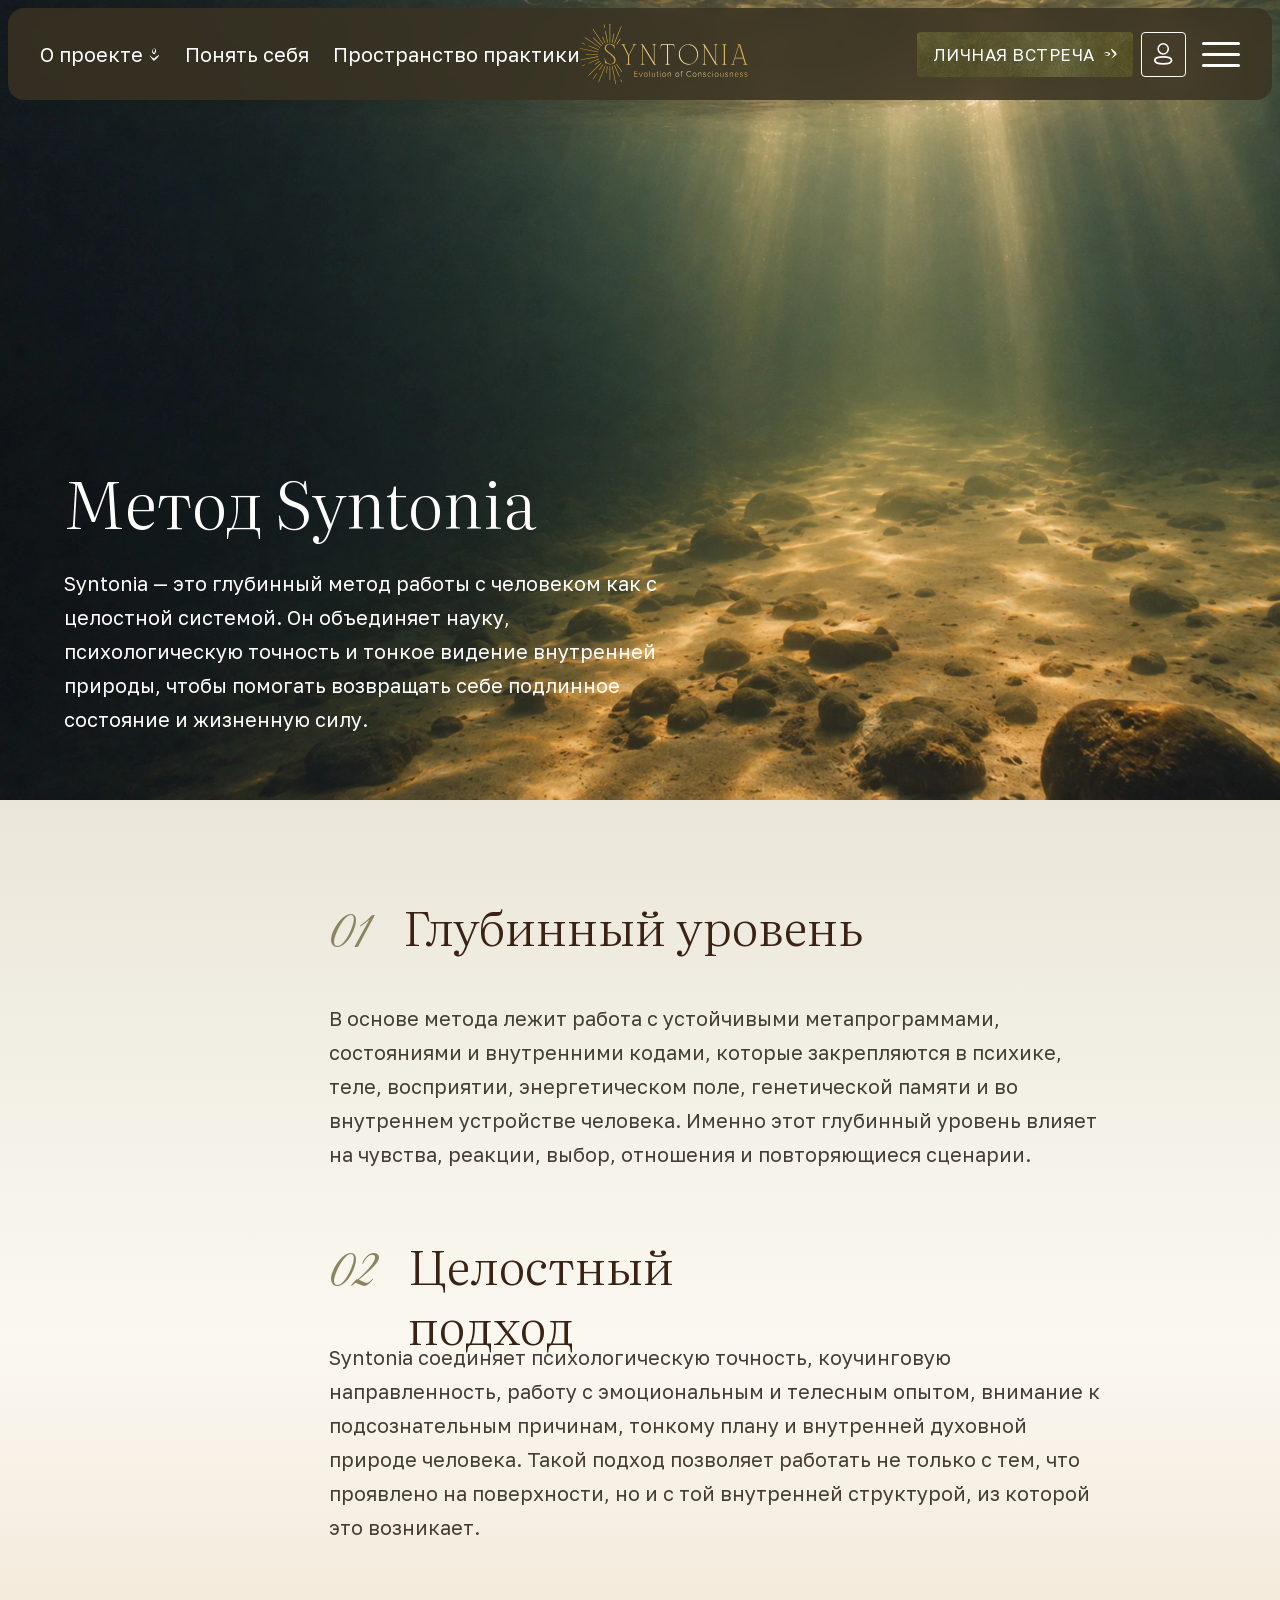
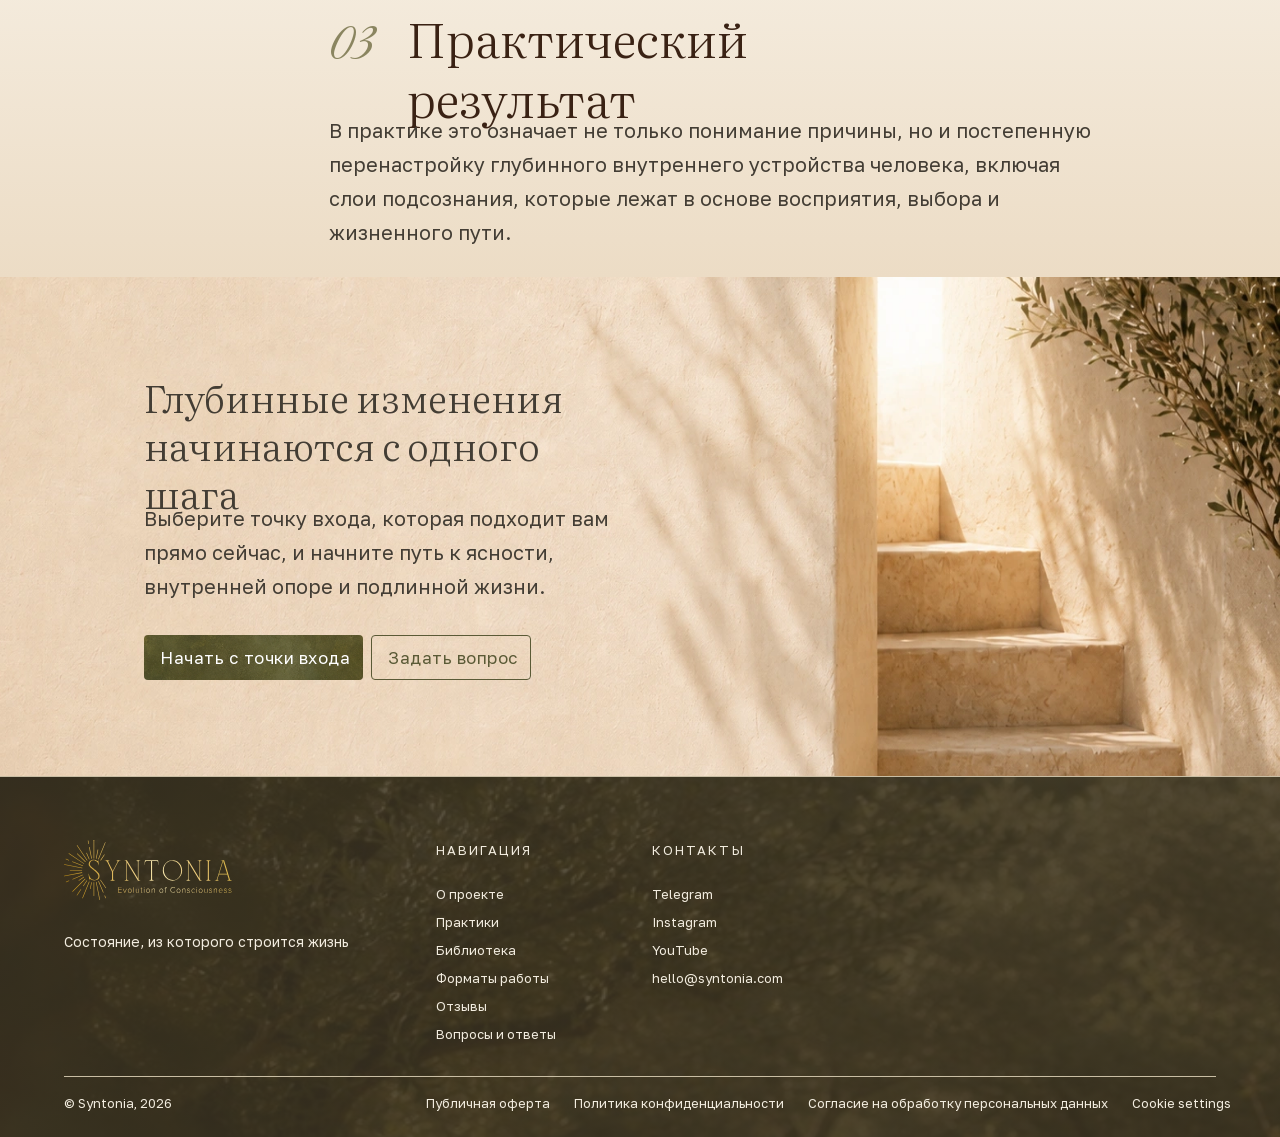
<file: method.html>
<!DOCTYPE html><html lang="ru" data-enhancements="on"><head><meta charset="utf-8"><meta name="viewport" content="width=device-width, initial-scale=1"><title>Метод Syntonia</title><meta name="description" content="Страница пересобирается."><link rel="stylesheet" href="/fonts/fonts.css"><link rel="stylesheet" href="/_astro/Footer.DOhKytZM.css"><style>.mhero[data-astro-cid-qpn4c4zl]{background-image:url(/img/method-hero.webp);background-position:50%;background-repeat:no-repeat;background-size:cover;width:100%;height:800px;position:relative}.mhero__content[data-astro-cid-qpn4c4zl]{flex-direction:column;width:600px;height:266px;display:flex;position:absolute;top:470px;left:64px}.mhero__title[data-astro-cid-qpn4c4zl]{width:600px;height:64px;font-family:var(--font-literata);letter-spacing:0;color:var(--color-text-on-image);margin:0;font-size:64px;font-weight:300;line-height:64px}.mhero__desc[data-astro-cid-qpn4c4zl]{width:600px;height:170px;color:var(--color-text-on-image);margin:32px 0 0;font-size:20px;line-height:34px}.mabout[data-astro-cid-4gjcajmg]{background:linear-gradient(#eae6d9 0%,#fbf8f1 50%,#ecdcc5 100%);width:100%;height:1077px;position:relative}.mabout__container[data-astro-cid-4gjcajmg]{width:1280px;height:885px;position:absolute;top:96px;left:80px}.mabout__list[data-astro-cid-4gjcajmg]{flex-direction:column;gap:64px;width:783px;display:flex;position:absolute;top:0;left:249px}.mabout__block[data-astro-cid-4gjcajmg]{width:783px}.mabout__head[data-astro-cid-4gjcajmg]{align-items:flex-start;gap:32px;width:fit-content;height:73px;display:flex}.mabout__num[data-astro-cid-4gjcajmg]{height:69px;font-family:var(--font-great-vibes);color:var(--color-accent-muted);flex:none;margin-top:4px;font-size:55px;font-weight:400;line-height:69px}.mabout__title[data-astro-cid-4gjcajmg]{height:60px;font-family:var(--font-literata);letter-spacing:0;color:var(--color-text-heading);flex:none;margin:0;font-size:48px;font-weight:300;line-height:60px}.mabout__text[data-astro-cid-4gjcajmg]{width:783px;height:auto;color:var(--color-text-primary);margin:32px 0 0;font-size:20px;line-height:34px}.mcta[data-astro-cid-w7wikjaq]{width:100%;height:499px;position:relative}.mcta__container[data-astro-cid-w7wikjaq]{width:1280px;height:307px;position:absolute;top:96px;left:80px}.mcta__content[data-astro-cid-w7wikjaq]{flex-direction:column;width:491px;height:307px;display:flex;position:absolute;top:0;left:64px}.mcta__title[data-astro-cid-w7wikjaq]{width:491px;height:96px;font-family:var(--font-literata);letter-spacing:0;color:var(--color-text-primary);margin:0;font-size:38px;font-weight:300;line-height:48px}.mcta__text[data-astro-cid-w7wikjaq]{width:491px;height:102px;color:var(--color-text-primary);margin:32px 0 0;font-size:20px;line-height:34px}.mcta__buttons[data-astro-cid-w7wikjaq]{align-items:center;gap:8px;width:387px;height:45px;margin-top:32px;display:flex}.mcta__btn[data-astro-cid-w7wikjaq]{box-sizing:border-box;border-radius:4px;align-items:center;gap:8px;height:45px;padding:8px 16px;text-decoration:none;display:inline-flex}.mcta__btn--primary[data-astro-cid-w7wikjaq]{background:var(--color-accent) url(/img/btn-texture.webp) center / cover no-repeat;width:219px}.mcta__btn--secondary[data-astro-cid-w7wikjaq]{border:1px solid var(--color-accent);width:160px}.mcta__label[data-astro-cid-w7wikjaq]{letter-spacing:.03em;white-space:nowrap;color:var(--color-text-on-image);font-size:17px;line-height:29px}.mcta__label--accent[data-astro-cid-w7wikjaq]{color:var(--color-accent)}.page[data-astro-cid-2trdlton]{position:relative}
</style></head><body><main class="page" data-astro-cid-2trdlton><section class="header" id="home-header" data-figma-node="79:104" data-overlay style="--header-top: 8px" data-astro-cid-nen7h5rs><div class="header__inner" data-figma-node="I79:104;167:642" data-astro-cid-nen7h5rs><nav class="header__nav" data-figma-node="I79:104;167:643" data-astro-cid-nen7h5rs><details class="header__dropdown" data-figma-node="I79:104;167:644" data-dropdown data-astro-cid-nen7h5rs><summary class="header__dropdown-button" data-astro-cid-nen7h5rs><span class="header__link t-body" data-figma-node="I79:104;167:645" data-astro-cid-nen7h5rs>О проекте</span><img class="header__chevron" data-figma-node="I79:104;760:560" src="/svg/arrow-quiet-white-down.svg" alt="" width="14" height="14" data-astro-cid-nen7h5rs></summary><ul class="header__menu" data-invented="header-dropdown-open" data-astro-cid-nen7h5rs><li data-astro-cid-nen7h5rs><a class="header__menu-link t-body" href="/masters.html" data-astro-cid-nen7h5rs>Мастера</a></li><li data-astro-cid-nen7h5rs><a class="header__menu-link t-body" href="/method.html" data-astro-cid-nen7h5rs>Метод</a></li><li data-astro-cid-nen7h5rs><a class="header__menu-link t-body" href="/library.html" data-astro-cid-nen7h5rs>Библиотека</a></li></ul></details><a class="header__link t-body" href="/quiz.html" data-figma-node="I79:104;167:647" data-astro-cid-nen7h5rs>Понять себя</a><a class="header__link t-body" href="/practice.html" data-figma-node="I79:104;167:648" data-astro-cid-nen7h5rs>Пространство практики</a></nav><a class="header__logo" href="/" aria-label="Syntonia — на главную" data-astro-cid-nen7h5rs><img data-figma-node="I79:104;167:650" src="/svg/logo-evolution.svg" alt="Syntonia" width="168" height="60" data-astro-cid-nen7h5rs></a><div class="header__actions" data-figma-node="I79:104;167:651" data-astro-cid-nen7h5rs><div class="header__btn-group" data-figma-node="I79:104;167:652" data-astro-cid-nen7h5rs><a class="btn-primary btn-primary--light btn-primary--l btn-primary--compact" href="/booking.html" data-figma-node="I79:104;167:653" data-astro-cid-tkbyowkm><span class="btn-primary__label t-button-caps" data-astro-cid-tkbyowkm>личная встреча</span><span class="arrow-quiet" style="--arrow-size:14px" data-astro-cid-lflwkbik><svg width="14" height="14" viewBox="0 0 14 14" fill="none" xmlns="http://www.w3.org/2000/svg">
<path d="M6.41079 7.97383C6.09879 8.10578 6.07469 8.56405 5.66384 8.67981C5.26001 8.77996 5.14753 8.62202 4.72544 8.76564C4.52693 8.82741 4.31378 8.83851 4.12629 8.83218C3.8987 8.82522 3.7202 8.78944 3.60874 8.81138C3.39879 8.84588 3.40799 8.64639 3.1355 8.62247C2.86126 8.58988 2.71063 8.50193 2.51729 8.35673C2.31681 8.21752 1.72683 7.84204 1.49882 7.70925C1.26208 7.58702 1.10895 7.28965 1.05767 7.1135C1.04091 7.0592 1.03844 7.01068 1.04416 6.97552C1.0466 6.96082 1.05394 6.95464 1.06084 6.95466C1.06084 6.95466 1.06084 6.95466 1.06084 6.95466C1.06084 6.95466 1.06085 6.95466 1.06085 6.95466C1.06085 6.95466 1.06085 6.95466 1.06085 6.95466C1.06956 6.9548 1.07776 6.96356 1.08059 6.97969C1.09339 7.06016 1.16457 7.16662 1.28725 7.25198C1.52089 7.39544 1.49179 7.4731 1.82198 7.64908C2.16068 7.81065 2.39823 7.81677 2.77616 8.01202C3.16739 8.20042 3.32731 7.95922 3.85482 8.13805C3.93694 8.16306 4.00924 8.17324 4.07207 8.17246C4.45119 8.15686 4.51981 7.87365 4.92244 7.65141C5.38837 7.40437 6.07663 7.09233 6.06673 6.95466C6.06833 6.93849 6.05959 6.93494 6.05311 6.95466C6.06424 7.10875 6.03439 6.99469 5.91593 6.9172C5.80406 6.82878 5.65098 6.72588 5.49146 6.61491C5.09692 6.34025 4.46111 6.27428 3.99282 6.10811C3.93711 6.08824 3.87818 6.06933 3.81852 6.05274C3.7463 6.03237 3.67043 6.01477 3.60055 6.00223C3.18399 5.93944 2.65353 6.00963 2.37874 6.06115C2.00203 6.13443 1.90625 6.17579 1.62314 6.39739C1.46771 6.53009 1.21155 6.66862 1.09584 6.88076C1.05542 6.99106 1.02087 6.97842 1.03267 6.83167C1.07128 6.62271 1.20577 6.51622 1.23127 6.39954C1.29209 6.16458 1.32572 6.03765 1.57603 5.94248C1.82694 5.86262 1.83122 5.6187 1.97405 5.55535C2.12497 5.50678 2.14484 5.59479 2.84302 5.22302C3.08327 5.10476 3.30803 5.02756 3.51563 4.98319C3.65316 4.95543 3.77497 4.94483 3.88039 4.9403C4.12342 4.93143 4.29784 4.9493 4.44211 4.96409C4.76212 4.9939 5.3137 5.30888 5.76722 5.48266C5.96243 5.55577 6.22836 5.69242 6.49731 5.89149C6.74539 6.1087 7.11425 6.29549 7.18771 6.95466C7.19151 7.14139 7.15324 7.279 7.1238 7.38095C6.88581 7.97568 6.72606 7.80349 6.41079 7.97383Z" fill="currentColor"/>
<path d="M12.747 8.06028C12.4426 8.17401 12.6689 8.72081 12.3417 8.90248C12.0177 9.08722 11.7832 8.93245 11.5258 9.25557C11.2648 9.57514 10.8407 9.73506 10.7797 9.93159C10.7162 10.1256 10.4887 9.92935 10.348 10.1553C10.2057 10.3797 10.0625 10.4598 9.83548 10.5554C9.60667 10.6492 9.06384 11.0946 8.95146 11.34C8.83688 11.5833 8.51277 11.6708 8.36517 11.77C8.31871 11.8003 8.27761 11.8198 8.24323 11.8319C8.22866 11.8371 8.21412 11.8317 8.20419 11.822C8.20419 11.822 8.20419 11.822 8.20419 11.822C8.20419 11.822 8.20418 11.822 8.20418 11.822C8.20418 11.822 8.20418 11.822 8.20418 11.822C8.19183 11.8099 8.18661 11.7908 8.19745 11.7765C8.25006 11.707 8.32019 11.5947 8.37828 11.4378C8.4846 11.1432 8.60524 11.218 8.82118 10.8913C9.03639 10.5638 9.08425 10.2871 9.45812 10.0202C9.83894 9.76018 9.59337 9.37358 10.1999 9.07421C10.8202 8.78829 10.5108 8.3905 10.8697 7.85111C11.115 7.48648 11.5354 7.18578 11.8614 6.94198C11.8657 6.97942 11.8839 6.99645 11.8671 7.00322C11.8414 7.01235 11.8083 7.06222 11.8253 7.11595C11.6281 6.96019 11.4241 6.78098 11.2466 6.56393C10.9039 6.13679 10.2292 5.86582 9.89972 5.34467C9.5722 4.82151 9.11338 4.07757 8.94544 3.68904C8.77651 3.30152 8.73753 3.20484 8.38955 3.02065C8.18958 2.91473 8.01097 2.67014 7.99281 2.32839C7.98372 2.15634 8.11997 2.05865 8.2647 2.09373C8.4761 2.14527 8.5315 2.3079 8.73871 2.23435C9.15205 2.08812 9.30981 2.04421 9.31804 2.38269C9.32839 2.71898 9.7627 2.44006 9.81736 2.58658C9.8722 2.73291 9.66879 2.93676 10.3173 3.30431C10.9613 3.67644 11.2599 3.9359 11.478 4.1031C11.6934 4.27304 11.9239 4.85119 12.2798 5.12329C12.4902 5.28675 12.7737 5.60831 13.0384 5.88035C13.4526 6.28762 13.543 6.84795 13.5372 7.1734C13.5045 7.80213 13.2192 7.89985 12.9573 8.01758C12.8942 8.02228 12.8249 8.03237 12.747 8.06028Z" fill="currentColor"/>
</svg>
</span></a><button class="header__login" type="button" data-figma-node="I79:104;167:654" aria-label="Личный кабинет" data-astro-cid-nen7h5rs><!-- Figma отдаёт SVG 19×22: обводка выходит за контур 17×20.
               Если вписать в 17×20, иконка сжимается до 89 %. --><img src="/svg/profil.svg" alt="" width="19" height="22" data-astro-cid-nen7h5rs></button></div><button class="header__burger" type="button" data-figma-node="I79:104;167:655" aria-label="Меню" aria-expanded="false" data-burger data-astro-cid-nen7h5rs><span class="header__line" data-astro-cid-nen7h5rs></span><span class="header__line" data-astro-cid-nen7h5rs></span><span class="header__line" data-astro-cid-nen7h5rs></span></button></div></div><nav class="header__mobile" data-invented="header-mobile-panel" id="mobile-menu" aria-label="Меню" hidden data-mobile data-astro-cid-nen7h5rs><ul class="header__mobile-list" data-astro-cid-nen7h5rs><li data-astro-cid-nen7h5rs><a class="header__mobile-link t-body" href="/#home-about-founder" data-astro-cid-nen7h5rs>О проекте</a><ul class="header__mobile-sub" data-astro-cid-nen7h5rs><li data-astro-cid-nen7h5rs><a class="header__mobile-link t-body" href="/masters.html" data-astro-cid-nen7h5rs>Мастера</a></li><li data-astro-cid-nen7h5rs><a class="header__mobile-link t-body" href="/method.html" data-astro-cid-nen7h5rs>Метод</a></li><li data-astro-cid-nen7h5rs><a class="header__mobile-link t-body" href="/library.html" data-astro-cid-nen7h5rs>Библиотека</a></li></ul></li><li data-astro-cid-nen7h5rs><a class="header__mobile-link t-body" href="/quiz.html" data-astro-cid-nen7h5rs>Понять себя</a></li><li data-astro-cid-nen7h5rs><a class="header__mobile-link t-body" href="/practice.html" data-astro-cid-nen7h5rs>Пространство практики</a></li></ul></nav></section><script type="module">if(document.documentElement.dataset.enhancements===`on`){let e=document.querySelector(`[data-dropdown]`),t=document.querySelector(`[data-burger]`),n=document.querySelector(`[data-mobile]`);t?.addEventListener(`click`,()=>{let e=t.getAttribute(`aria-expanded`)!==`true`;t.setAttribute(`aria-expanded`,String(e)),n&&(n.hidden=!e),document.documentElement.classList.toggle(`is-menu-open`,e)}),document.addEventListener(`click`,t=>{e?.open&&!e.contains(t.target)&&(e.open=!1)}),document.addEventListener(`keydown`,t=>{t.key===`Escape`&&e?.open&&(e.open=!1,e.querySelector(`summary`)?.focus())}),document.addEventListener(`keydown`,e=>{e.key===`Escape`&&(closeDropdown(),t?.setAttribute(`aria-expanded`,`false`),document.documentElement.classList.remove(`is-menu-open`))})}</script><section class="mhero" data-figma-node="323:423" data-astro-cid-qpn4c4zl><div class="mhero__content" data-figma-node="323:862" data-astro-cid-qpn4c4zl><h1 class="mhero__title" data-figma-node="323:863" data-astro-cid-qpn4c4zl>Метод Syntonia</h1><p class="mhero__desc" data-figma-node="323:864" data-astro-cid-qpn4c4zl>Syntonia — это глубинный метод работы с человеком как с целостной системой. Он объединяет науку, психологическую точность и тонкое видение внутренней природы, чтобы помогать возвращать себе подлинное состояние и жизненную силу.</p></div></section><section class="mabout" data-figma-node="323:871" data-astro-cid-4gjcajmg><div class="mabout__container" data-figma-node="329:902" data-astro-cid-4gjcajmg><div class="mabout__list" data-figma-node="330:938" data-astro-cid-4gjcajmg><article class="mabout__block" data-figma-node="330:945" data-astro-cid-4gjcajmg><div class="mabout__head" data-figma-node="337:1055" data-astro-cid-4gjcajmg><span class="mabout__num" style="width: 42px" data-figma-node="337:1053" data-astro-cid-4gjcajmg>01</span><h2 class="mabout__title" style="width: 460px" data-figma-node="330:946" data-astro-cid-4gjcajmg>Глубинный уровень</h2></div><p class="mabout__text" data-figma-node="330:947" data-astro-cid-4gjcajmg>В основе метода лежит работа с устойчивыми метапрограммами, состояниями и внутренними кодами, которые закрепляются в психике, теле, восприятии, энергетическом поле, генетической памяти и во внутреннем устройстве человека. Именно этот глубинный уровень влияет на чувства, реакции, выбор, отношения и повторяющиеся сценарии.</p></article><article class="mabout__block" data-figma-node="773:1656" data-astro-cid-4gjcajmg><div class="mabout__head" data-figma-node="773:1657" data-astro-cid-4gjcajmg><span class="mabout__num" style="width: 47px" data-figma-node="773:1658" data-astro-cid-4gjcajmg>02</span><h2 class="mabout__title" style="width: 441px" data-figma-node="773:1659" data-astro-cid-4gjcajmg>Целостный подход</h2></div><p class="mabout__text" data-figma-node="773:1660" data-astro-cid-4gjcajmg>Syntonia соединяет психологическую точность, коучинговую направленность, работу с эмоциональным и телесным опытом, внимание к подсознательным причинам, тонкому плану и внутренней духовной природе человека. Такой подход позволяет работать не только с тем, что проявлено на поверхности, но и с той внутренней структурой, из которой это возникает.</p></article><article class="mabout__block" data-figma-node="773:1667" data-astro-cid-4gjcajmg><div class="mabout__head" data-figma-node="773:1668" data-astro-cid-4gjcajmg><span class="mabout__num" style="width: 46px" data-figma-node="773:1669" data-astro-cid-4gjcajmg>03</span><h2 class="mabout__title" style="width: 579px" data-figma-node="773:1670" data-astro-cid-4gjcajmg>Практический результат</h2></div><p class="mabout__text" data-figma-node="773:1671" data-astro-cid-4gjcajmg>В практике это означает не только понимание причины, но и постепенную перенастройку глубинного внутреннего устройства человека, включая слои подсознания, которые лежат в основе восприятия, выбора и жизненного пути.</p></article></div></div></section><section class="mcta" style="background: url('/img/method-cta-bg.webp') 100.23% 43.27% / 107.22% 173.54% no-repeat" data-figma-node="334:992" data-astro-cid-w7wikjaq><div class="mcta__container" data-figma-node="775:1680" data-astro-cid-w7wikjaq><div class="mcta__content" data-figma-node="335:993" data-astro-cid-w7wikjaq><h2 class="mcta__title" data-figma-node="335:995" data-astro-cid-w7wikjaq>Глубинные изменения начинаются с одного шага</h2><p class="mcta__text" data-figma-node="335:997" data-astro-cid-w7wikjaq>Выберите точку входа, которая подходит вам прямо сейчас, и начните путь к ясности, внутренней опоре и подлинной жизни.</p><div class="mcta__buttons" data-figma-node="335:998" data-astro-cid-w7wikjaq><a class="mcta__btn mcta__btn--primary" href="/booking.html" data-figma-node="335:999" data-astro-cid-w7wikjaq><span class="mcta__label" data-astro-cid-w7wikjaq>Начать с точки входа</span></a><a class="mcta__btn mcta__btn--secondary" href="/booking.html" data-figma-node="335:1000" data-astro-cid-w7wikjaq><span class="mcta__label mcta__label--accent" data-astro-cid-w7wikjaq>Задать вопрос</span></a></div></div></div></section><footer class="footer" id="home-footer" data-figma-node="148:561" data-astro-cid-jo6i4kqk><div class="footer__inner" data-figma-node="I148:561;146:404" data-astro-cid-jo6i4kqk><div class="footer__top" data-figma-node="I148:561;148:442" data-astro-cid-jo6i4kqk><div class="footer__brand" data-figma-node="I148:561;146:405" data-astro-cid-jo6i4kqk><img class="footer__logo" data-figma-node="I148:561;147:417 I148:561;147:417;28:2051" src="/svg/logo-evolution.svg" alt="Syntonia" width="168" height="60" data-astro-cid-jo6i4kqk><p class="footer__tagline t-body-s" data-figma-node="I148:561;147:421" data-astro-cid-jo6i4kqk>Состояние, из которого строится жизнь</p></div><nav class="footer__col" data-figma-node="I148:561;146:406" aria-label="Навигация в подвале" data-astro-cid-jo6i4kqk><p class="footer__title t-eyebrow-xs" data-figma-node="I148:561;147:422" data-astro-cid-jo6i4kqk>навигация</p><div class="footer__links" data-figma-node="I148:561;148:431" data-astro-cid-jo6i4kqk><a class="footer__link t-caption" href="/#home-about-founder" data-figma-node="I148:561;148:425" data-astro-cid-jo6i4kqk>О проекте</a><a class="footer__link t-caption" href="/practice.html" data-figma-node="I148:561;148:426" data-astro-cid-jo6i4kqk>Практики</a><a class="footer__link t-caption" href="/library.html" data-figma-node="I148:561;148:427" data-astro-cid-jo6i4kqk>Библиотека</a><a class="footer__link t-caption" href="/booking.html" data-figma-node="I148:561;148:428" data-astro-cid-jo6i4kqk>Форматы работы</a><a class="footer__link t-caption" href="/#home-voices" data-figma-node="I148:561;148:429" data-astro-cid-jo6i4kqk>Отзывы</a><a class="footer__link t-caption" href="/#home-faq" data-figma-node="I148:561;148:430" data-astro-cid-jo6i4kqk>Вопросы и ответы</a></div></nav><nav class="footer__col" data-figma-node="I148:561;148:432" aria-label="Контакты" data-astro-cid-jo6i4kqk><p class="footer__title t-eyebrow-xs" data-figma-node="I148:561;148:433" data-astro-cid-jo6i4kqk>контакты</p><div class="footer__links" data-figma-node="I148:561;148:434" data-astro-cid-jo6i4kqk><a class="footer__link t-caption" href="/404.html" data-figma-node="I148:561;148:435" data-astro-cid-jo6i4kqk>Telegram</a><a class="footer__link t-caption" href="/404.html" data-figma-node="I148:561;148:436" data-astro-cid-jo6i4kqk>Instagram</a><a class="footer__link t-caption" href="/404.html" data-figma-node="I148:561;148:437" data-astro-cid-jo6i4kqk>YouTube</a><a class="footer__link t-caption" href="/404.html" data-figma-node="I148:561;148:438" data-astro-cid-jo6i4kqk>hello@syntonia.com</a></div></nav></div><div class="footer__divider" data-figma-node="I148:561;148:441" data-astro-cid-jo6i4kqk></div><div class="footer__bottom" data-figma-node="I148:561;148:443" data-astro-cid-jo6i4kqk><p class="footer__copy t-caption" data-figma-node="I148:561;148:444" data-astro-cid-jo6i4kqk>© Syntonia, 2026</p><div class="footer__legal" data-figma-node="I148:561;148:449" data-astro-cid-jo6i4kqk><a class="footer__link t-caption" href="/404.html" data-figma-node="I148:561;148:445" data-astro-cid-jo6i4kqk>Публичная оферта</a><a class="footer__link t-caption" href="/404.html" data-figma-node="I148:561;148:446" data-astro-cid-jo6i4kqk>Политика конфиденциальности</a><a class="footer__link t-caption" href="/404.html" data-figma-node="I148:561;148:447" data-astro-cid-jo6i4kqk>Согласие на обработку персональных данных</a><a class="footer__link t-caption" href="/404.html" data-figma-node="I148:561;148:448" data-astro-cid-jo6i4kqk>Cookie settings</a></div></div></div></footer></main></body></html>
</file>
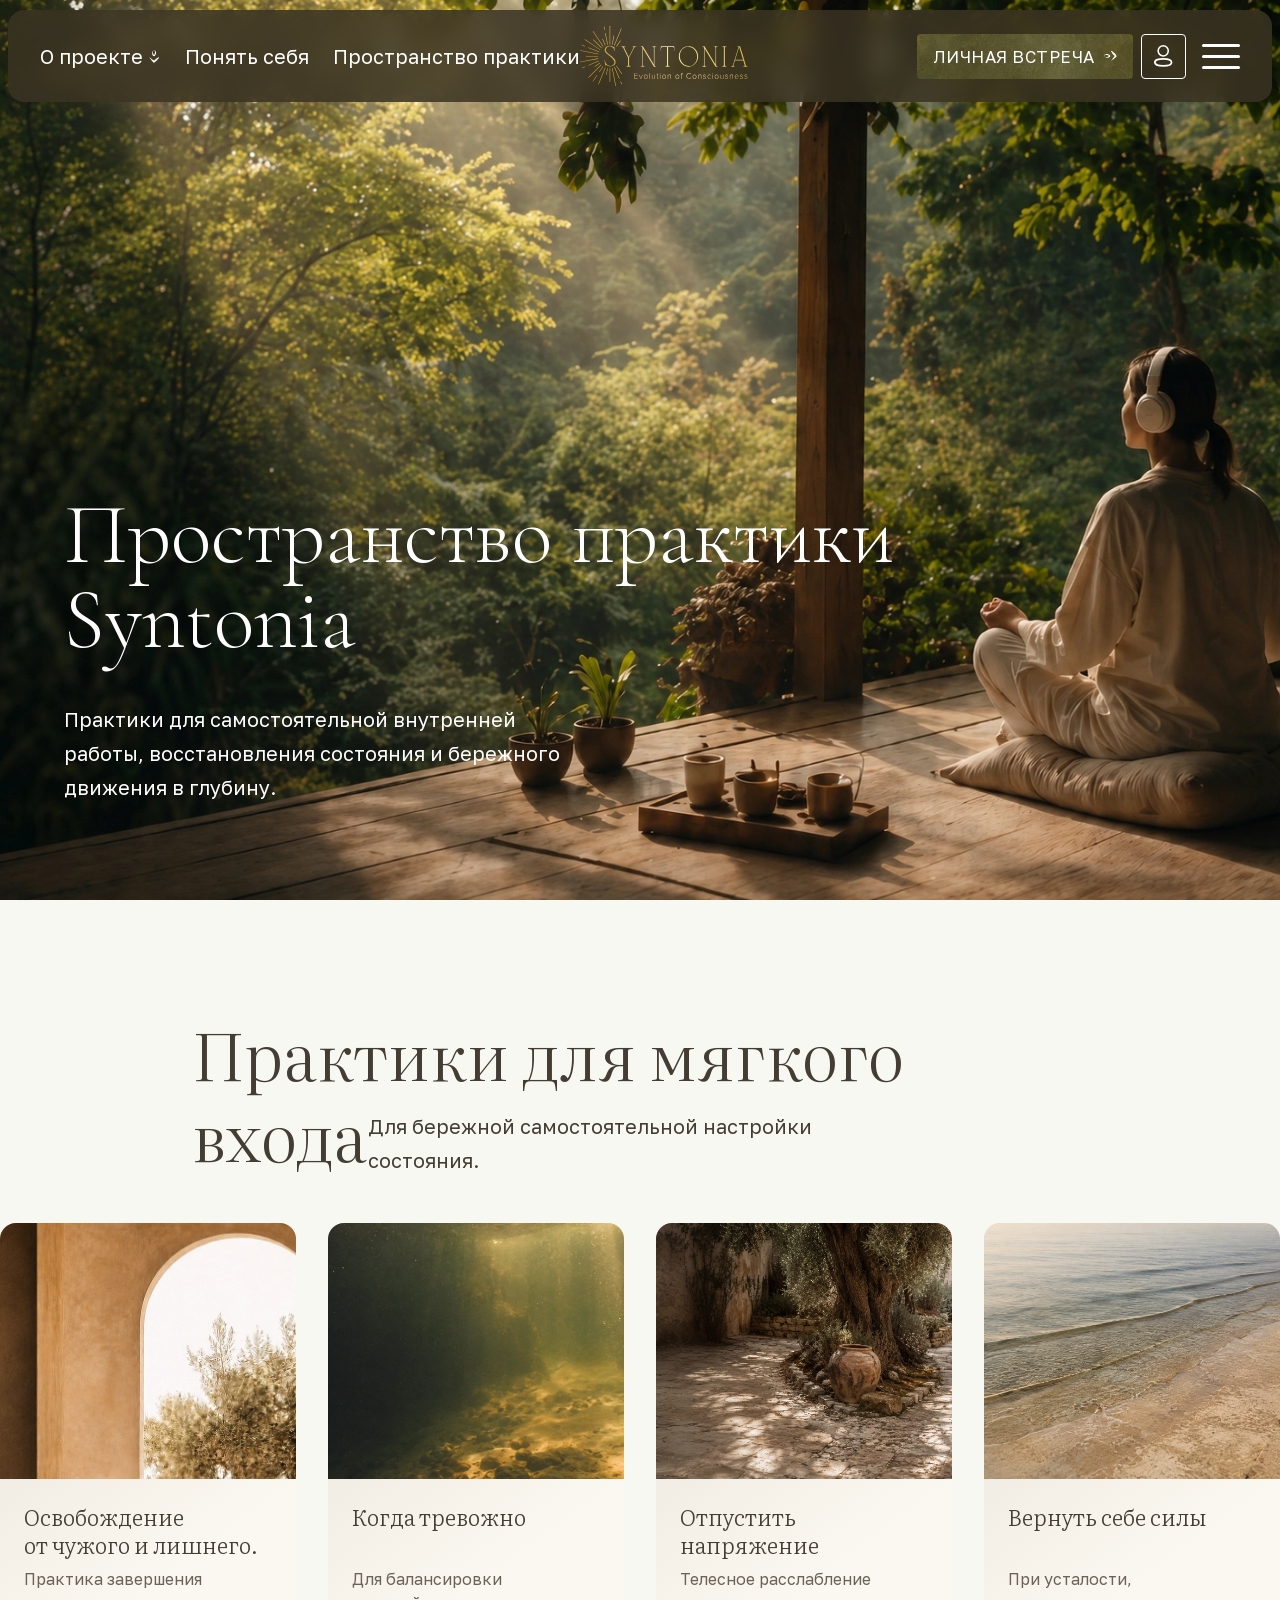
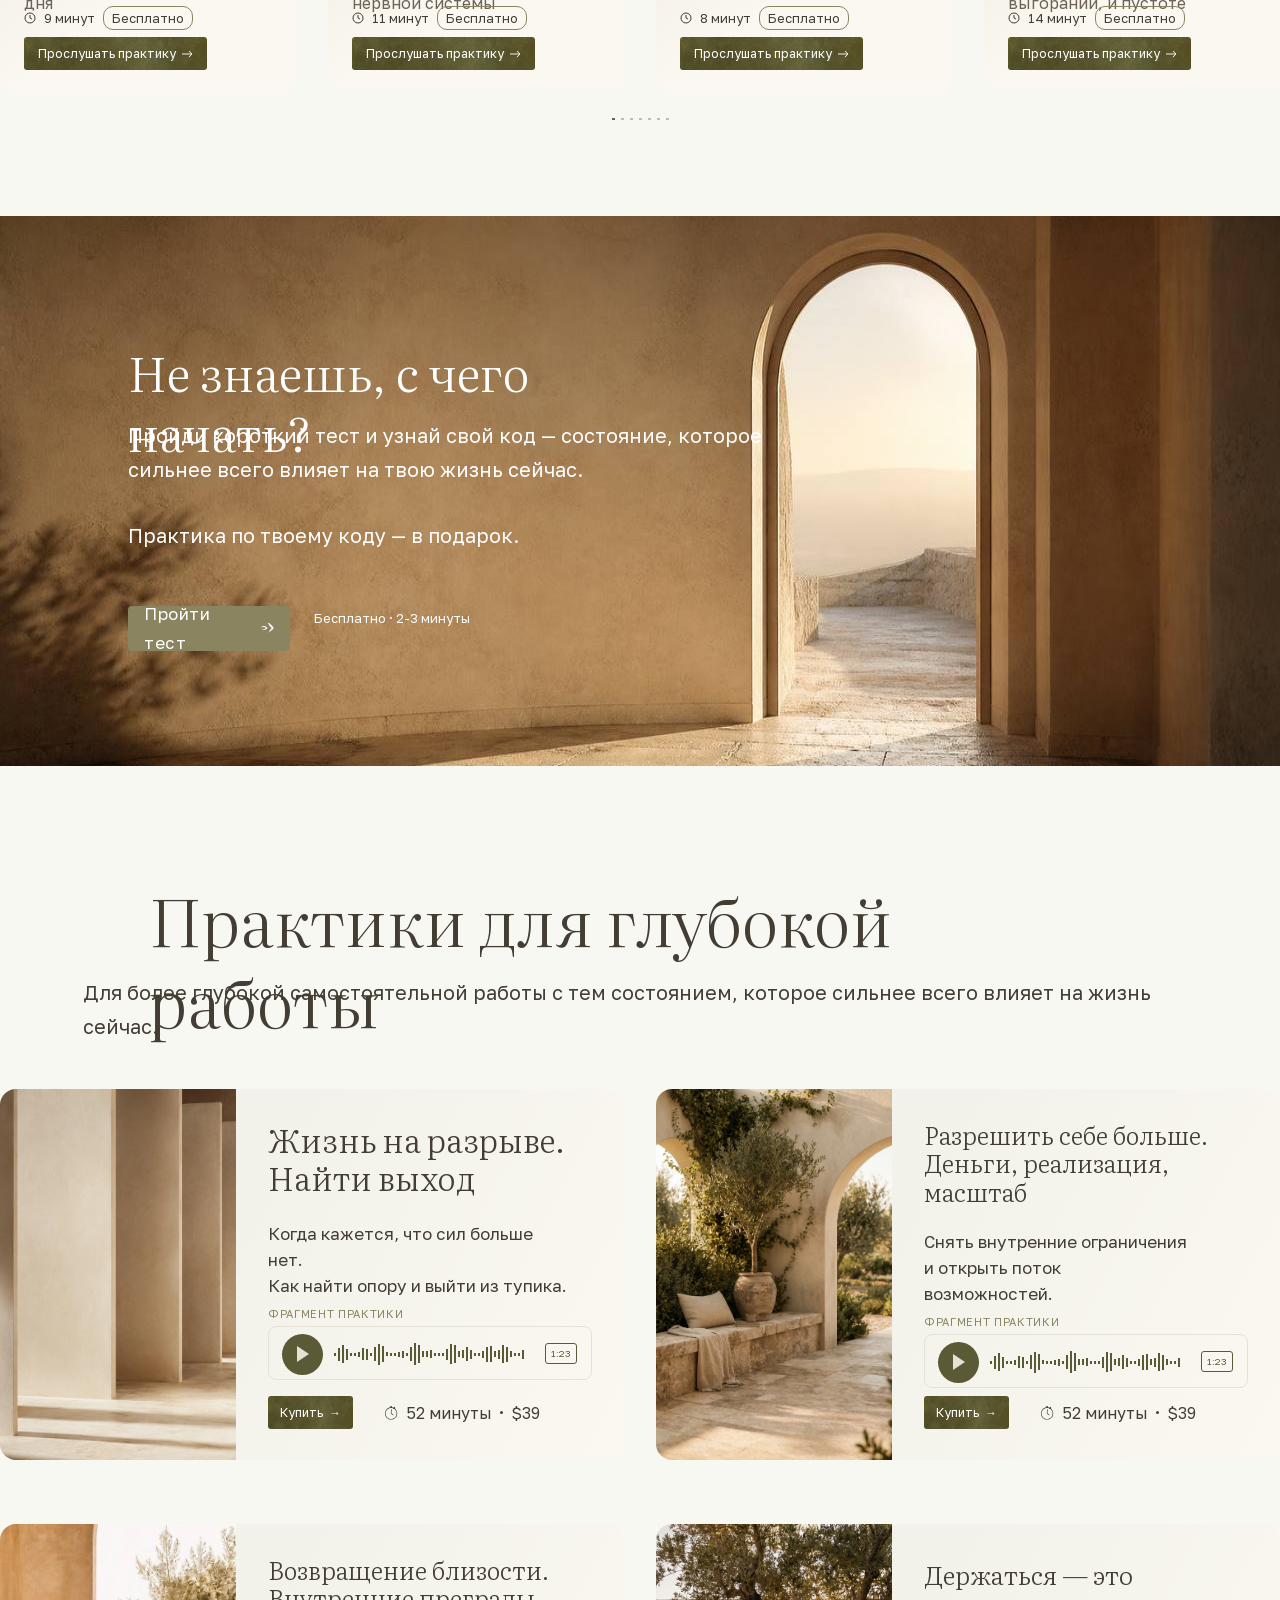
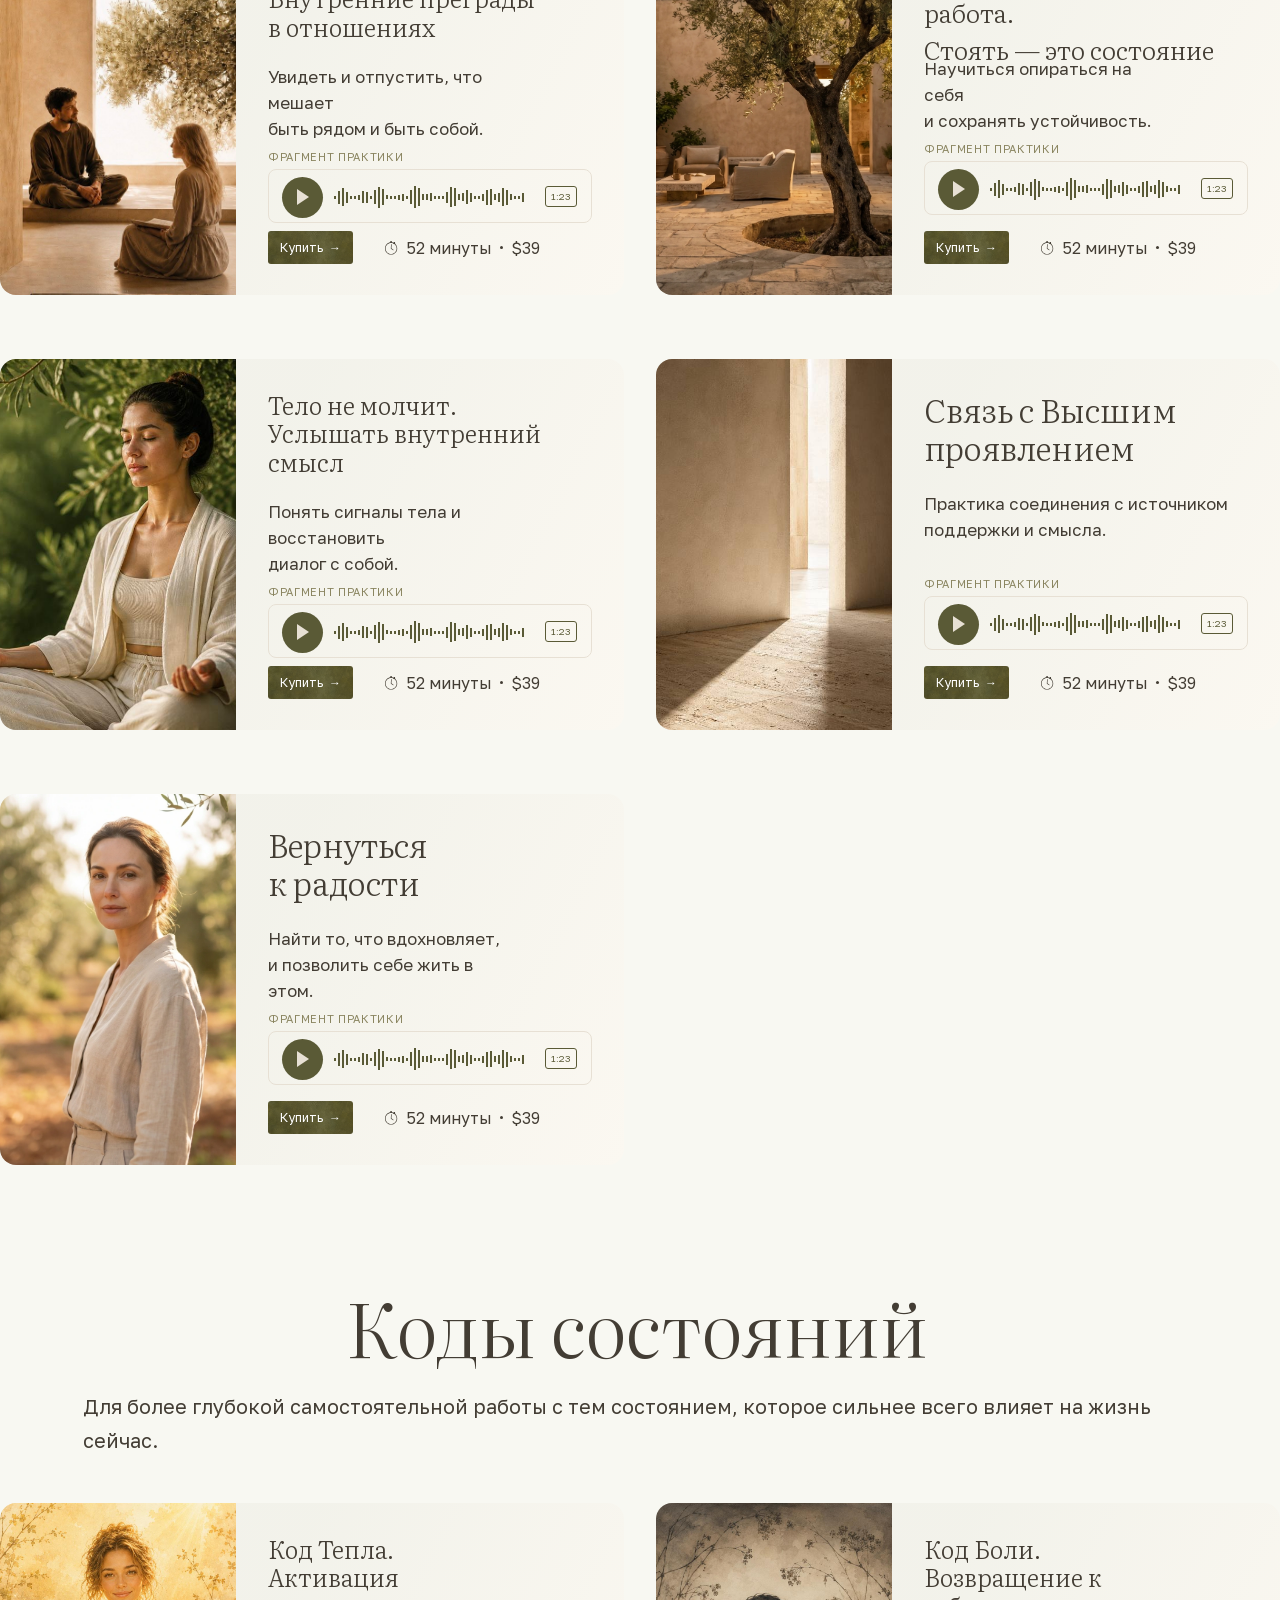
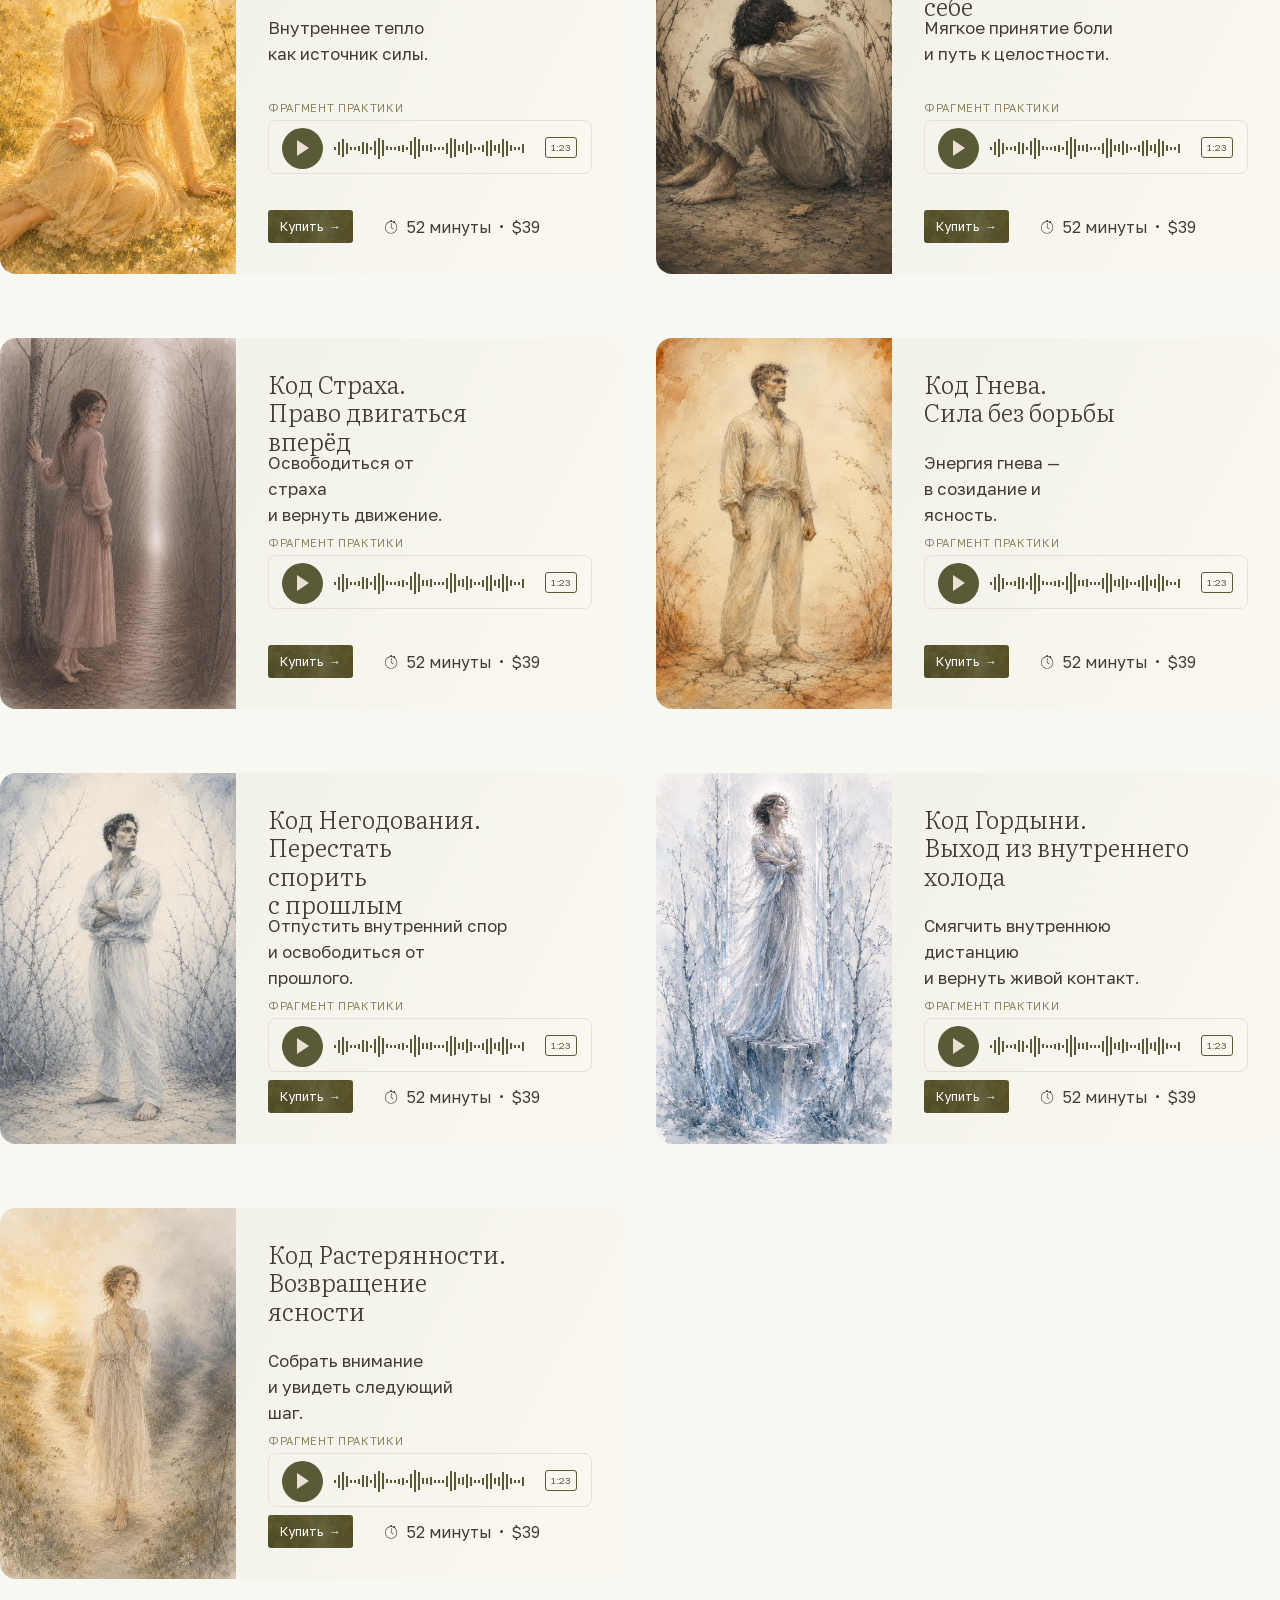
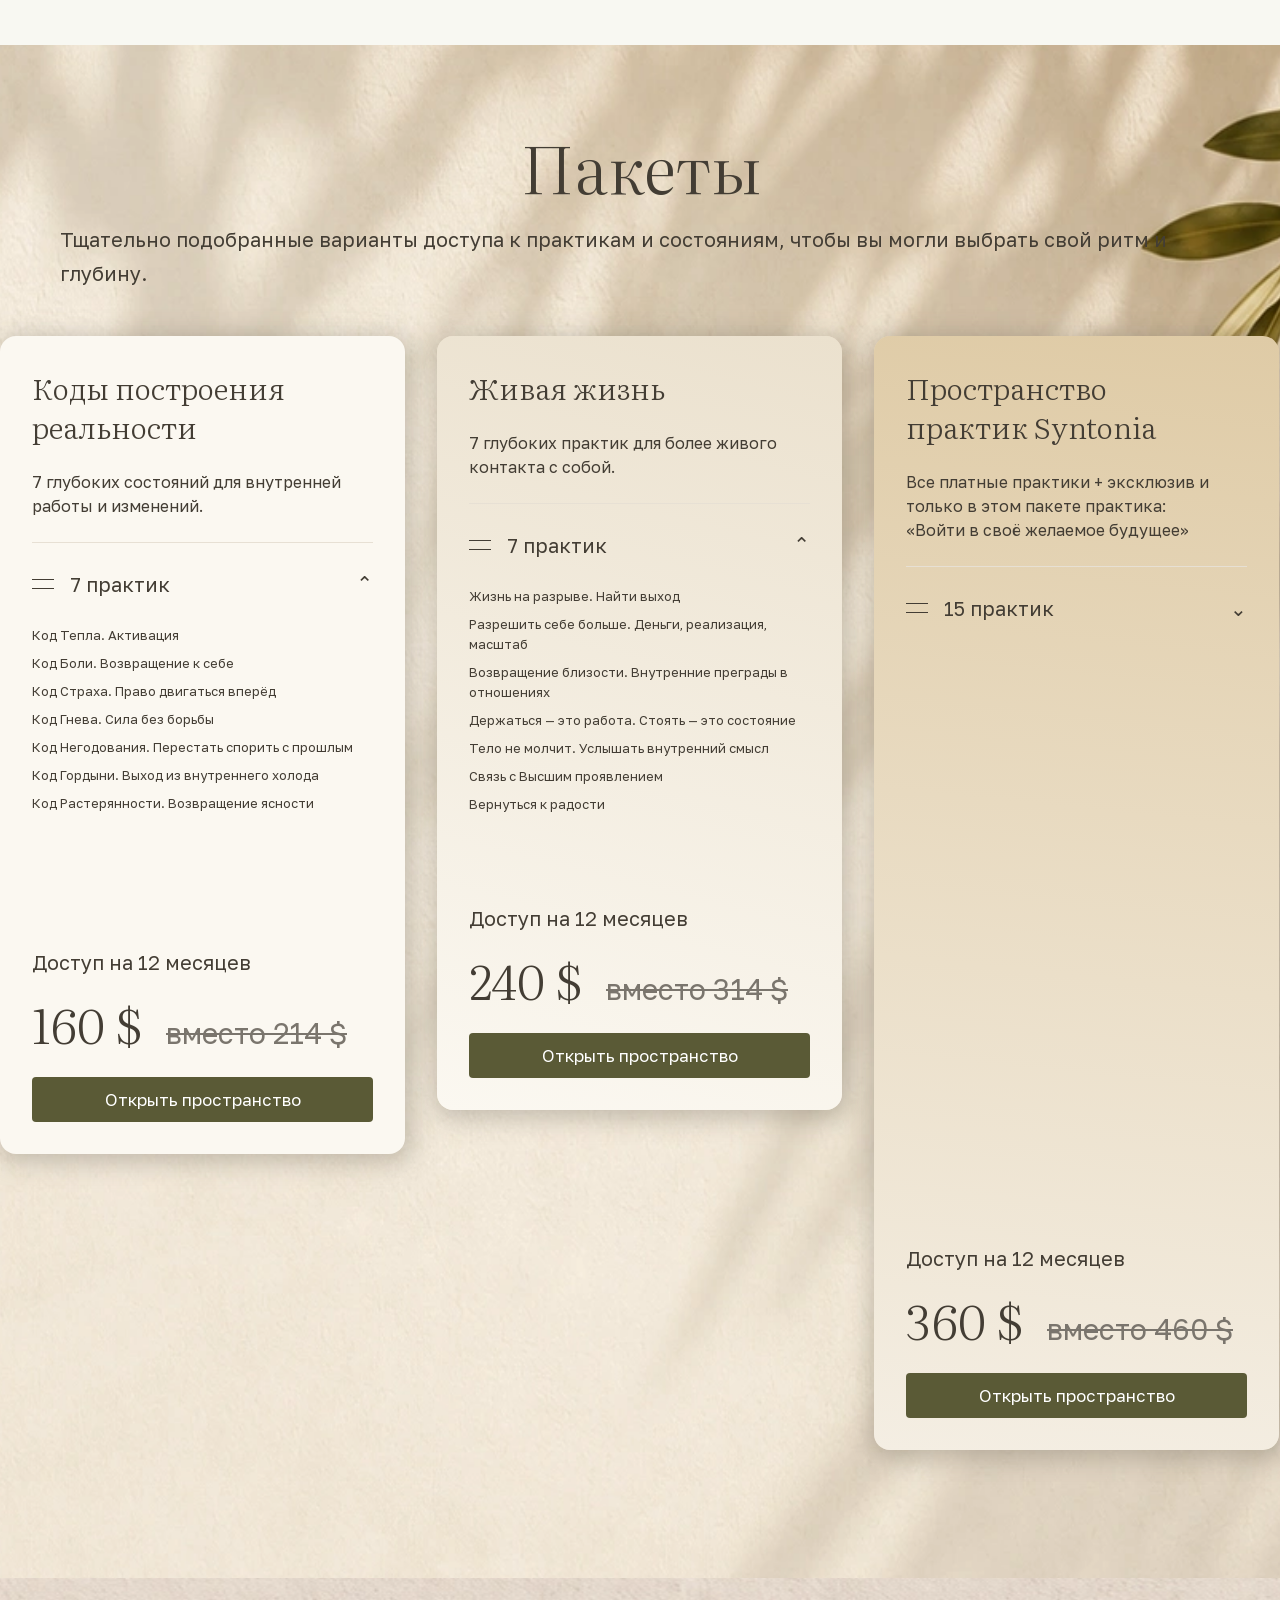
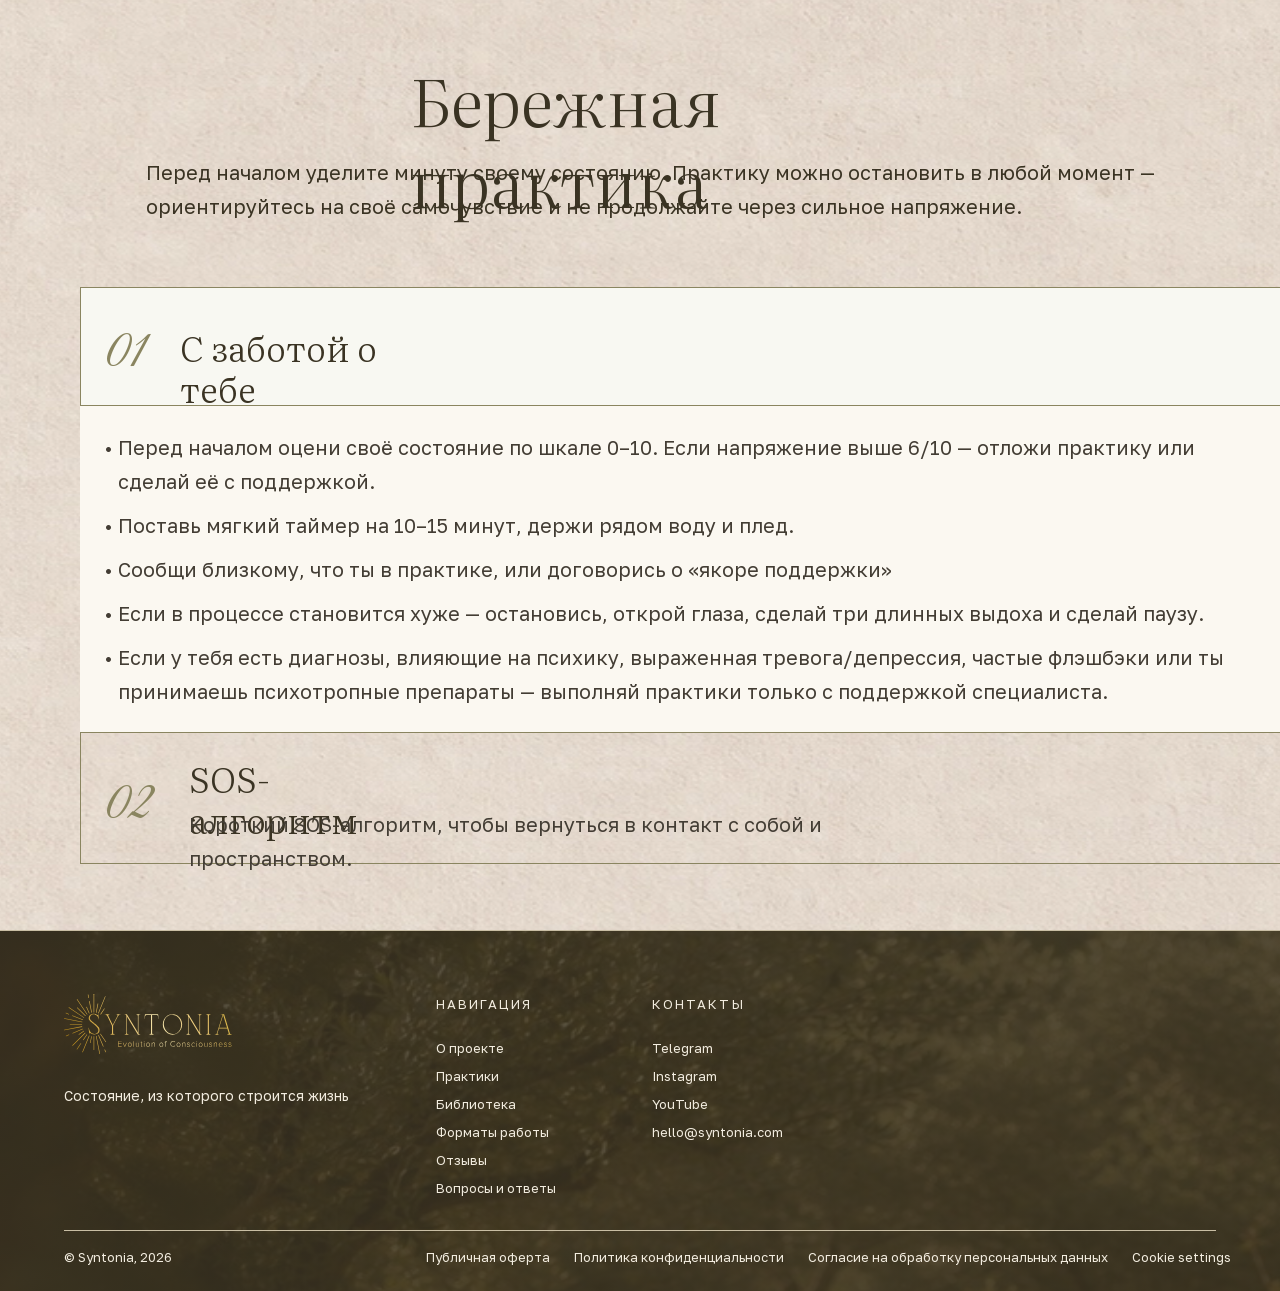
<file: practice.html>
<!DOCTYPE html><html lang="ru" data-enhancements="on"><head><meta charset="utf-8"><meta name="viewport" content="width=device-width, initial-scale=1"><title>Пространство практики — Syntonia</title><meta name="description" content="Практики для самостоятельной внутренней работы и восстановления состояния."><link rel="stylesheet" href="/fonts/fonts.css"><link rel="stylesheet" href="/_astro/Footer.DOhKytZM.css"><link rel="stylesheet" href="/_astro/practice.CP-Rue24.css"></head><body><main class="page" data-astro-cid-4227vtql><section class="prhero" data-figma-node="409:243" data-astro-cid-vl67y6mj><section class="header" id="home-header" data-figma-node="410:1381" data-overlay style="--header-top: 10px" data-astro-cid-nen7h5rs><div class="header__inner" data-figma-node="I79:104;167:642" data-astro-cid-nen7h5rs><nav class="header__nav" data-figma-node="I79:104;167:643" data-astro-cid-nen7h5rs><details class="header__dropdown" data-figma-node="I79:104;167:644" data-dropdown data-astro-cid-nen7h5rs><summary class="header__dropdown-button" data-astro-cid-nen7h5rs><span class="header__link t-body" data-figma-node="I79:104;167:645" data-astro-cid-nen7h5rs>О проекте</span><img class="header__chevron" data-figma-node="I79:104;760:560" src="/svg/arrow-quiet-white-down.svg" alt="" width="14" height="14" data-astro-cid-nen7h5rs></summary><ul class="header__menu" data-invented="header-dropdown-open" data-astro-cid-nen7h5rs><li data-astro-cid-nen7h5rs><a class="header__menu-link t-body" href="/masters.html" data-astro-cid-nen7h5rs>Мастера</a></li><li data-astro-cid-nen7h5rs><a class="header__menu-link t-body" href="/method.html" data-astro-cid-nen7h5rs>Метод</a></li><li data-astro-cid-nen7h5rs><a class="header__menu-link t-body" href="/library.html" data-astro-cid-nen7h5rs>Библиотека</a></li></ul></details><a class="header__link t-body" href="/quiz.html" data-figma-node="I79:104;167:647" data-astro-cid-nen7h5rs>Понять себя</a><a class="header__link t-body" href="/practice.html" data-figma-node="I79:104;167:648" data-astro-cid-nen7h5rs>Пространство практики</a></nav><a class="header__logo" href="/" aria-label="Syntonia — на главную" data-astro-cid-nen7h5rs><img data-figma-node="I79:104;167:650" src="/svg/logo-evolution.svg" alt="Syntonia" width="168" height="60" data-astro-cid-nen7h5rs></a><div class="header__actions" data-figma-node="I79:104;167:651" data-astro-cid-nen7h5rs><div class="header__btn-group" data-figma-node="I79:104;167:652" data-astro-cid-nen7h5rs><a class="btn-primary btn-primary--light btn-primary--l btn-primary--compact" href="/booking.html" data-figma-node="I79:104;167:653" data-astro-cid-tkbyowkm><span class="btn-primary__label t-button-caps" data-astro-cid-tkbyowkm>личная встреча</span><span class="arrow-quiet" style="--arrow-size:14px" data-astro-cid-lflwkbik><svg width="14" height="14" viewBox="0 0 14 14" fill="none" xmlns="http://www.w3.org/2000/svg">
<path d="M6.41079 7.97383C6.09879 8.10578 6.07469 8.56405 5.66384 8.67981C5.26001 8.77996 5.14753 8.62202 4.72544 8.76564C4.52693 8.82741 4.31378 8.83851 4.12629 8.83218C3.8987 8.82522 3.7202 8.78944 3.60874 8.81138C3.39879 8.84588 3.40799 8.64639 3.1355 8.62247C2.86126 8.58988 2.71063 8.50193 2.51729 8.35673C2.31681 8.21752 1.72683 7.84204 1.49882 7.70925C1.26208 7.58702 1.10895 7.28965 1.05767 7.1135C1.04091 7.0592 1.03844 7.01068 1.04416 6.97552C1.0466 6.96082 1.05394 6.95464 1.06084 6.95466C1.06084 6.95466 1.06084 6.95466 1.06084 6.95466C1.06084 6.95466 1.06085 6.95466 1.06085 6.95466C1.06085 6.95466 1.06085 6.95466 1.06085 6.95466C1.06956 6.9548 1.07776 6.96356 1.08059 6.97969C1.09339 7.06016 1.16457 7.16662 1.28725 7.25198C1.52089 7.39544 1.49179 7.4731 1.82198 7.64908C2.16068 7.81065 2.39823 7.81677 2.77616 8.01202C3.16739 8.20042 3.32731 7.95922 3.85482 8.13805C3.93694 8.16306 4.00924 8.17324 4.07207 8.17246C4.45119 8.15686 4.51981 7.87365 4.92244 7.65141C5.38837 7.40437 6.07663 7.09233 6.06673 6.95466C6.06833 6.93849 6.05959 6.93494 6.05311 6.95466C6.06424 7.10875 6.03439 6.99469 5.91593 6.9172C5.80406 6.82878 5.65098 6.72588 5.49146 6.61491C5.09692 6.34025 4.46111 6.27428 3.99282 6.10811C3.93711 6.08824 3.87818 6.06933 3.81852 6.05274C3.7463 6.03237 3.67043 6.01477 3.60055 6.00223C3.18399 5.93944 2.65353 6.00963 2.37874 6.06115C2.00203 6.13443 1.90625 6.17579 1.62314 6.39739C1.46771 6.53009 1.21155 6.66862 1.09584 6.88076C1.05542 6.99106 1.02087 6.97842 1.03267 6.83167C1.07128 6.62271 1.20577 6.51622 1.23127 6.39954C1.29209 6.16458 1.32572 6.03765 1.57603 5.94248C1.82694 5.86262 1.83122 5.6187 1.97405 5.55535C2.12497 5.50678 2.14484 5.59479 2.84302 5.22302C3.08327 5.10476 3.30803 5.02756 3.51563 4.98319C3.65316 4.95543 3.77497 4.94483 3.88039 4.9403C4.12342 4.93143 4.29784 4.9493 4.44211 4.96409C4.76212 4.9939 5.3137 5.30888 5.76722 5.48266C5.96243 5.55577 6.22836 5.69242 6.49731 5.89149C6.74539 6.1087 7.11425 6.29549 7.18771 6.95466C7.19151 7.14139 7.15324 7.279 7.1238 7.38095C6.88581 7.97568 6.72606 7.80349 6.41079 7.97383Z" fill="currentColor"/>
<path d="M12.747 8.06028C12.4426 8.17401 12.6689 8.72081 12.3417 8.90248C12.0177 9.08722 11.7832 8.93245 11.5258 9.25557C11.2648 9.57514 10.8407 9.73506 10.7797 9.93159C10.7162 10.1256 10.4887 9.92935 10.348 10.1553C10.2057 10.3797 10.0625 10.4598 9.83548 10.5554C9.60667 10.6492 9.06384 11.0946 8.95146 11.34C8.83688 11.5833 8.51277 11.6708 8.36517 11.77C8.31871 11.8003 8.27761 11.8198 8.24323 11.8319C8.22866 11.8371 8.21412 11.8317 8.20419 11.822C8.20419 11.822 8.20419 11.822 8.20419 11.822C8.20419 11.822 8.20418 11.822 8.20418 11.822C8.20418 11.822 8.20418 11.822 8.20418 11.822C8.19183 11.8099 8.18661 11.7908 8.19745 11.7765C8.25006 11.707 8.32019 11.5947 8.37828 11.4378C8.4846 11.1432 8.60524 11.218 8.82118 10.8913C9.03639 10.5638 9.08425 10.2871 9.45812 10.0202C9.83894 9.76018 9.59337 9.37358 10.1999 9.07421C10.8202 8.78829 10.5108 8.3905 10.8697 7.85111C11.115 7.48648 11.5354 7.18578 11.8614 6.94198C11.8657 6.97942 11.8839 6.99645 11.8671 7.00322C11.8414 7.01235 11.8083 7.06222 11.8253 7.11595C11.6281 6.96019 11.4241 6.78098 11.2466 6.56393C10.9039 6.13679 10.2292 5.86582 9.89972 5.34467C9.5722 4.82151 9.11338 4.07757 8.94544 3.68904C8.77651 3.30152 8.73753 3.20484 8.38955 3.02065C8.18958 2.91473 8.01097 2.67014 7.99281 2.32839C7.98372 2.15634 8.11997 2.05865 8.2647 2.09373C8.4761 2.14527 8.5315 2.3079 8.73871 2.23435C9.15205 2.08812 9.30981 2.04421 9.31804 2.38269C9.32839 2.71898 9.7627 2.44006 9.81736 2.58658C9.8722 2.73291 9.66879 2.93676 10.3173 3.30431C10.9613 3.67644 11.2599 3.9359 11.478 4.1031C11.6934 4.27304 11.9239 4.85119 12.2798 5.12329C12.4902 5.28675 12.7737 5.60831 13.0384 5.88035C13.4526 6.28762 13.543 6.84795 13.5372 7.1734C13.5045 7.80213 13.2192 7.89985 12.9573 8.01758C12.8942 8.02228 12.8249 8.03237 12.747 8.06028Z" fill="currentColor"/>
</svg>
</span></a><button class="header__login" type="button" data-figma-node="I79:104;167:654" aria-label="Личный кабинет" data-astro-cid-nen7h5rs><!-- Figma отдаёт SVG 19×22: обводка выходит за контур 17×20.
               Если вписать в 17×20, иконка сжимается до 89 %. --><img src="/svg/profil.svg" alt="" width="19" height="22" data-astro-cid-nen7h5rs></button></div><button class="header__burger" type="button" data-figma-node="I79:104;167:655" aria-label="Меню" aria-expanded="false" data-burger data-astro-cid-nen7h5rs><span class="header__line" data-astro-cid-nen7h5rs></span><span class="header__line" data-astro-cid-nen7h5rs></span><span class="header__line" data-astro-cid-nen7h5rs></span></button></div></div><nav class="header__mobile" data-invented="header-mobile-panel" id="mobile-menu" aria-label="Меню" hidden data-mobile data-astro-cid-nen7h5rs><ul class="header__mobile-list" data-astro-cid-nen7h5rs><li data-astro-cid-nen7h5rs><a class="header__mobile-link t-body" href="/#home-about-founder" data-astro-cid-nen7h5rs>О проекте</a><ul class="header__mobile-sub" data-astro-cid-nen7h5rs><li data-astro-cid-nen7h5rs><a class="header__mobile-link t-body" href="/masters.html" data-astro-cid-nen7h5rs>Мастера</a></li><li data-astro-cid-nen7h5rs><a class="header__mobile-link t-body" href="/method.html" data-astro-cid-nen7h5rs>Метод</a></li><li data-astro-cid-nen7h5rs><a class="header__mobile-link t-body" href="/library.html" data-astro-cid-nen7h5rs>Библиотека</a></li></ul></li><li data-astro-cid-nen7h5rs><a class="header__mobile-link t-body" href="/quiz.html" data-astro-cid-nen7h5rs>Понять себя</a></li><li data-astro-cid-nen7h5rs><a class="header__mobile-link t-body" href="/practice.html" data-astro-cid-nen7h5rs>Пространство практики</a></li></ul></nav></section><script type="module">if(document.documentElement.dataset.enhancements===`on`){let e=document.querySelector(`[data-dropdown]`),t=document.querySelector(`[data-burger]`),n=document.querySelector(`[data-mobile]`);t?.addEventListener(`click`,()=>{let e=t.getAttribute(`aria-expanded`)!==`true`;t.setAttribute(`aria-expanded`,String(e)),n&&(n.hidden=!e),document.documentElement.classList.toggle(`is-menu-open`,e)}),document.addEventListener(`click`,t=>{e?.open&&!e.contains(t.target)&&(e.open=!1)}),document.addEventListener(`keydown`,t=>{t.key===`Escape`&&e?.open&&(e.open=!1,e.querySelector(`summary`)?.focus())}),document.addEventListener(`keydown`,e=>{e.key===`Escape`&&(closeDropdown(),t?.setAttribute(`aria-expanded`,`false`),document.documentElement.classList.remove(`is-menu-open`))})}</script><div class="prhero__info" data-figma-node="409:244" data-astro-cid-vl67y6mj><h1 class="prhero__title" data-figma-node="409:245" data-astro-cid-vl67y6mj>Пространство практики<br data-astro-cid-vl67y6mj>Syntonia</h1><p class="prhero__desc" data-figma-node="409:246" data-astro-cid-vl67y6mj>Практики для самостоятельной внутренней работы, восстановления состояния и бережного движения в глубину.</p></div></section><section class="pfree" data-figma-node="410:1122" data-astro-cid-jednnxsl><div class="pfree__container" data-figma-node="410:1123" data-astro-cid-jednnxsl><div class="pfree__head" data-figma-node="410:1127" data-astro-cid-jednnxsl><h2 class="pfree__title" data-figma-node="410:1125" data-astro-cid-jednnxsl>Практики для мягкого входа</h2><p class="pfree__subtitle" data-figma-node="410:1126" data-astro-cid-jednnxsl>Для бережной самостоятельной настройки состояния.</p></div><div class="pfree__slider" data-figma-node="412:1958" data-astro-cid-jednnxsl><button class="pfree__arrow pfree__arrow--prev" type="button" aria-label="Предыдущие практики" data-prev data-figma-node="412:1959" data-astro-cid-jednnxsl><svg class="pfree__ring" width="47" height="47" viewBox="0 0 47 47" aria-hidden="true" data-figma-node="I412:1959;11:15" data-astro-cid-jednnxsl><circle cx="23.5" cy="23.5" r="23" fill="none" stroke="currentColor" data-astro-cid-jednnxsl></circle></svg><svg class="pfree__glyph" width="32" height="10" viewBox="0 0 32 10" aria-hidden="true" data-figma-node="I412:1959;11:17" data-astro-cid-jednnxsl><path d="M32 5H2M7 1 2 5l5 4" fill="none" stroke="currentColor" data-astro-cid-jednnxsl></path></svg></button><div class="pfree__track" data-track data-astro-cid-jednnxsl><article class="pcard" data-figma-node="410:1182" style="height: 471px" data-astro-cid-jednnxsl><div class="pcard__media" style="background-image: url('/img/practice-card-9fae.jpg'); background-size: 209.46% 242.19%; background-position: 100% 5.49%" data-astro-cid-jednnxsl></div><div class="pcard__body" data-astro-cid-jednnxsl><h3 class="pcard__title" data-astro-cid-jednnxsl>Освобождение <br />от чужого и лишнего.</h3><p class="pcard__subtitle" data-astro-cid-jednnxsl>Практика завершения дня</p><div class="pcard__action" data-astro-cid-jednnxsl><div class="pcard__time" data-astro-cid-jednnxsl><svg class="pcard__clock" width="12" height="12" viewBox="0 0 12 12" aria-hidden="true" data-astro-cid-jednnxsl><circle cx="6" cy="6" r="5" fill="none" stroke="currentColor" data-astro-cid-jednnxsl></circle><path d="M6 3v3l2 1" fill="none" stroke="currentColor" data-astro-cid-jednnxsl></path></svg><span data-astro-cid-jednnxsl>9 минут</span><span class="pcard__pill" data-astro-cid-jednnxsl>Бесплатно</span></div><button class="pcard__btn" type="button" aria-pressed="false" data-play data-astro-cid-jednnxsl><span data-play-label data-astro-cid-jednnxsl>Прослушать практику</span><svg class="pcard__arrow" width="12" height="8" viewBox="0 0 12 8" aria-hidden="true" data-astro-cid-jednnxsl><path d="M0 4h10M7 1l3 3-3 3" fill="none" stroke="currentColor" stroke-width="1" data-astro-cid-jednnxsl></path></svg></button></div></div></article><article class="pcard" data-figma-node="410:1199" style="height: 467px" data-astro-cid-jednnxsl><div class="pcard__media" style="background-image: url('/img/practice-card-ce07.webp'); background-size: 209.09% 136.06%; background-position: 57.63% 50.11%" data-astro-cid-jednnxsl></div><div class="pcard__body" data-astro-cid-jednnxsl><h3 class="pcard__title" data-astro-cid-jednnxsl>Когда тревожно</h3><p class="pcard__subtitle" data-astro-cid-jednnxsl>Для балансировки нервной системы</p><div class="pcard__action" data-astro-cid-jednnxsl><div class="pcard__time" data-astro-cid-jednnxsl><svg class="pcard__clock" width="12" height="12" viewBox="0 0 12 12" aria-hidden="true" data-astro-cid-jednnxsl><circle cx="6" cy="6" r="5" fill="none" stroke="currentColor" data-astro-cid-jednnxsl></circle><path d="M6 3v3l2 1" fill="none" stroke="currentColor" data-astro-cid-jednnxsl></path></svg><span data-astro-cid-jednnxsl>11 минут</span><span class="pcard__pill" data-astro-cid-jednnxsl>Бесплатно</span></div><button class="pcard__btn" type="button" aria-pressed="false" data-play data-astro-cid-jednnxsl><span data-play-label data-astro-cid-jednnxsl>Прослушать практику</span><svg class="pcard__arrow" width="12" height="8" viewBox="0 0 12 8" aria-hidden="true" data-astro-cid-jednnxsl><path d="M0 4h10M7 1l3 3-3 3" fill="none" stroke="currentColor" stroke-width="1" data-astro-cid-jednnxsl></path></svg></button></div></div></article><article class="pcard" data-figma-node="410:1215" style="height: 471px" data-astro-cid-jednnxsl><div class="pcard__media" style="background-image: url('/img/practice-card-4ee7.webp'); background-size: cover; background-position: center" data-astro-cid-jednnxsl></div><div class="pcard__body" data-astro-cid-jednnxsl><h3 class="pcard__title" data-astro-cid-jednnxsl>Отпустить <br />напряжение</h3><p class="pcard__subtitle" data-astro-cid-jednnxsl>Телесное расслабление</p><div class="pcard__action" data-astro-cid-jednnxsl><div class="pcard__time" data-astro-cid-jednnxsl><svg class="pcard__clock" width="12" height="12" viewBox="0 0 12 12" aria-hidden="true" data-astro-cid-jednnxsl><circle cx="6" cy="6" r="5" fill="none" stroke="currentColor" data-astro-cid-jednnxsl></circle><path d="M6 3v3l2 1" fill="none" stroke="currentColor" data-astro-cid-jednnxsl></path></svg><span data-astro-cid-jednnxsl>8 минут</span><span class="pcard__pill" data-astro-cid-jednnxsl>Бесплатно</span></div><button class="pcard__btn" type="button" aria-pressed="false" data-play data-astro-cid-jednnxsl><span data-play-label data-astro-cid-jednnxsl>Прослушать практику</span><svg class="pcard__arrow" width="12" height="8" viewBox="0 0 12 8" aria-hidden="true" data-astro-cid-jednnxsl><path d="M0 4h10M7 1l3 3-3 3" fill="none" stroke="currentColor" stroke-width="1" data-astro-cid-jednnxsl></path></svg></button></div></div></article><article class="pcard" data-figma-node="412:1914" style="height: 467px" data-astro-cid-jednnxsl><div class="pcard__media" style="background-image: url('/img/practice-card-0ae9.webp'); background-size: cover; background-position: center" data-astro-cid-jednnxsl></div><div class="pcard__body" data-astro-cid-jednnxsl><h3 class="pcard__title" data-astro-cid-jednnxsl>Вернуть себе силы</h3><p class="pcard__subtitle" data-astro-cid-jednnxsl>При усталости, выгорании, и пустоте</p><div class="pcard__action" data-astro-cid-jednnxsl><div class="pcard__time" data-astro-cid-jednnxsl><svg class="pcard__clock" width="12" height="12" viewBox="0 0 12 12" aria-hidden="true" data-astro-cid-jednnxsl><circle cx="6" cy="6" r="5" fill="none" stroke="currentColor" data-astro-cid-jednnxsl></circle><path d="M6 3v3l2 1" fill="none" stroke="currentColor" data-astro-cid-jednnxsl></path></svg><span data-astro-cid-jednnxsl>14 минут</span><span class="pcard__pill" data-astro-cid-jednnxsl>Бесплатно</span></div><button class="pcard__btn" type="button" aria-pressed="false" data-play data-astro-cid-jednnxsl><span data-play-label data-astro-cid-jednnxsl>Прослушать практику</span><svg class="pcard__arrow" width="12" height="8" viewBox="0 0 12 8" aria-hidden="true" data-astro-cid-jednnxsl><path d="M0 4h10M7 1l3 3-3 3" fill="none" stroke="currentColor" stroke-width="1" data-astro-cid-jednnxsl></path></svg></button></div></div></article></div><button class="pfree__arrow pfree__arrow--next" type="button" aria-label="Следующие практики" data-next data-figma-node="412:1960" data-astro-cid-jednnxsl><svg class="pfree__ring" width="47" height="47" viewBox="0 0 47 47" aria-hidden="true" data-figma-node="I412:1960;11:15" data-astro-cid-jednnxsl><circle cx="23.5" cy="23.5" r="23" fill="none" stroke="currentColor" data-astro-cid-jednnxsl></circle></svg><svg class="pfree__glyph" width="32" height="10" viewBox="0 0 32 10" aria-hidden="true" data-figma-node="I412:1960;11:17" data-astro-cid-jednnxsl><path d="M0 5h30M25 1l5 4-5 4" fill="none" stroke="currentColor" data-astro-cid-jednnxsl></path></svg></button><div class="pfree__dots" aria-hidden="true" data-astro-cid-jednnxsl><span class="pfree__dot" data-astro-cid-jednnxsl></span><span class="pfree__dot" data-astro-cid-jednnxsl></span><span class="pfree__dot" data-astro-cid-jednnxsl></span><span class="pfree__dot" data-astro-cid-jednnxsl></span><span class="pfree__dot" data-astro-cid-jednnxsl></span><span class="pfree__dot" data-astro-cid-jednnxsl></span><span class="pfree__dot" data-astro-cid-jednnxsl></span></div></div></div></section><script type="module">var e=document.querySelector(`.pfree`);if(e){let t=e.querySelector(`[data-track]`),n=e.querySelector(`[data-prev]`),r=e.querySelector(`[data-next]`),i=()=>{if(!t)return;let e=t.scrollWidth-t.clientWidth;n&&(n.disabled=t.scrollLeft<=0),r&&(r.disabled=t.scrollLeft>=e-1)},a=e=>{if(!t)return;let n=t.scrollWidth-t.clientWidth;t.scrollTo({left:Math.min(Math.max(t.scrollLeft+e*328,0),n),behavior:`smooth`}),setTimeout(i,400)};for(let t of e.querySelectorAll(`[data-play]`))t.addEventListener(`click`,()=>{let e=t.getAttribute(`aria-pressed`)===`true`;t.setAttribute(`aria-pressed`,String(!e)),t.classList.toggle(`is-playing`,!e);let n=t.querySelector(`[data-play-label]`);n&&(n.textContent=e?`Прослушать практику`:`Остановить`)});n?.addEventListener(`click`,()=>a(-1)),r?.addEventListener(`click`,()=>a(1)),t?.addEventListener(`scroll`,i),i()}</script><section class="pquiz" data-figma-node="410:1365" data-astro-cid-quodzuqj><div class="pquiz__bg" data-figma-node="410:1366" data-astro-cid-quodzuqj></div><div class="pquiz__content" data-figma-node="410:1367" data-astro-cid-quodzuqj><div class="pquiz__desc" data-figma-node="410:1412" data-astro-cid-quodzuqj><h2 class="pquiz__title" data-figma-node="410:1368" data-astro-cid-quodzuqj>Не знаешь, с чего начать?</h2><p class="pquiz__lead" data-figma-node="410:1369" data-astro-cid-quodzuqj>Пройди короткий тест и узнай свой код — состояние, которое сильнее всего влияет на твою жизнь сейчас.</p></div><div class="pquiz__action" data-figma-node="410:1413" data-astro-cid-quodzuqj><p class="pquiz__gift" data-figma-node="410:1411" data-astro-cid-quodzuqj>Практика по твоему коду — в подарок.</p><div class="pquiz__do" data-figma-node="410:1370" data-astro-cid-quodzuqj><a class="pquiz__btn" href="/quiz.html" data-figma-node="410:1371" data-astro-cid-quodzuqj><span class="pquiz__btn-label" data-figma-node="I410:1371;4:16" data-astro-cid-quodzuqj>Пройти тест</span><span class="arrow-quiet" style="--arrow-size:14px" data-astro-cid-lflwkbik><svg width="14" height="14" viewBox="0 0 14 14" fill="none" xmlns="http://www.w3.org/2000/svg">
<path d="M6.41079 7.97383C6.09879 8.10578 6.07469 8.56405 5.66384 8.67981C5.26001 8.77996 5.14753 8.62202 4.72544 8.76564C4.52693 8.82741 4.31378 8.83851 4.12629 8.83218C3.8987 8.82522 3.7202 8.78944 3.60874 8.81138C3.39879 8.84588 3.40799 8.64639 3.1355 8.62247C2.86126 8.58988 2.71063 8.50193 2.51729 8.35673C2.31681 8.21752 1.72683 7.84204 1.49882 7.70925C1.26208 7.58702 1.10895 7.28965 1.05767 7.1135C1.04091 7.0592 1.03844 7.01068 1.04416 6.97552C1.0466 6.96082 1.05394 6.95464 1.06084 6.95466C1.06084 6.95466 1.06084 6.95466 1.06084 6.95466C1.06084 6.95466 1.06085 6.95466 1.06085 6.95466C1.06085 6.95466 1.06085 6.95466 1.06085 6.95466C1.06956 6.9548 1.07776 6.96356 1.08059 6.97969C1.09339 7.06016 1.16457 7.16662 1.28725 7.25198C1.52089 7.39544 1.49179 7.4731 1.82198 7.64908C2.16068 7.81065 2.39823 7.81677 2.77616 8.01202C3.16739 8.20042 3.32731 7.95922 3.85482 8.13805C3.93694 8.16306 4.00924 8.17324 4.07207 8.17246C4.45119 8.15686 4.51981 7.87365 4.92244 7.65141C5.38837 7.40437 6.07663 7.09233 6.06673 6.95466C6.06833 6.93849 6.05959 6.93494 6.05311 6.95466C6.06424 7.10875 6.03439 6.99469 5.91593 6.9172C5.80406 6.82878 5.65098 6.72588 5.49146 6.61491C5.09692 6.34025 4.46111 6.27428 3.99282 6.10811C3.93711 6.08824 3.87818 6.06933 3.81852 6.05274C3.7463 6.03237 3.67043 6.01477 3.60055 6.00223C3.18399 5.93944 2.65353 6.00963 2.37874 6.06115C2.00203 6.13443 1.90625 6.17579 1.62314 6.39739C1.46771 6.53009 1.21155 6.66862 1.09584 6.88076C1.05542 6.99106 1.02087 6.97842 1.03267 6.83167C1.07128 6.62271 1.20577 6.51622 1.23127 6.39954C1.29209 6.16458 1.32572 6.03765 1.57603 5.94248C1.82694 5.86262 1.83122 5.6187 1.97405 5.55535C2.12497 5.50678 2.14484 5.59479 2.84302 5.22302C3.08327 5.10476 3.30803 5.02756 3.51563 4.98319C3.65316 4.95543 3.77497 4.94483 3.88039 4.9403C4.12342 4.93143 4.29784 4.9493 4.44211 4.96409C4.76212 4.9939 5.3137 5.30888 5.76722 5.48266C5.96243 5.55577 6.22836 5.69242 6.49731 5.89149C6.74539 6.1087 7.11425 6.29549 7.18771 6.95466C7.19151 7.14139 7.15324 7.279 7.1238 7.38095C6.88581 7.97568 6.72606 7.80349 6.41079 7.97383Z" fill="currentColor"/>
<path d="M12.747 8.06028C12.4426 8.17401 12.6689 8.72081 12.3417 8.90248C12.0177 9.08722 11.7832 8.93245 11.5258 9.25557C11.2648 9.57514 10.8407 9.73506 10.7797 9.93159C10.7162 10.1256 10.4887 9.92935 10.348 10.1553C10.2057 10.3797 10.0625 10.4598 9.83548 10.5554C9.60667 10.6492 9.06384 11.0946 8.95146 11.34C8.83688 11.5833 8.51277 11.6708 8.36517 11.77C8.31871 11.8003 8.27761 11.8198 8.24323 11.8319C8.22866 11.8371 8.21412 11.8317 8.20419 11.822C8.20419 11.822 8.20419 11.822 8.20419 11.822C8.20419 11.822 8.20418 11.822 8.20418 11.822C8.20418 11.822 8.20418 11.822 8.20418 11.822C8.19183 11.8099 8.18661 11.7908 8.19745 11.7765C8.25006 11.707 8.32019 11.5947 8.37828 11.4378C8.4846 11.1432 8.60524 11.218 8.82118 10.8913C9.03639 10.5638 9.08425 10.2871 9.45812 10.0202C9.83894 9.76018 9.59337 9.37358 10.1999 9.07421C10.8202 8.78829 10.5108 8.3905 10.8697 7.85111C11.115 7.48648 11.5354 7.18578 11.8614 6.94198C11.8657 6.97942 11.8839 6.99645 11.8671 7.00322C11.8414 7.01235 11.8083 7.06222 11.8253 7.11595C11.6281 6.96019 11.4241 6.78098 11.2466 6.56393C10.9039 6.13679 10.2292 5.86582 9.89972 5.34467C9.5722 4.82151 9.11338 4.07757 8.94544 3.68904C8.77651 3.30152 8.73753 3.20484 8.38955 3.02065C8.18958 2.91473 8.01097 2.67014 7.99281 2.32839C7.98372 2.15634 8.11997 2.05865 8.2647 2.09373C8.4761 2.14527 8.5315 2.3079 8.73871 2.23435C9.15205 2.08812 9.30981 2.04421 9.31804 2.38269C9.32839 2.71898 9.7627 2.44006 9.81736 2.58658C9.8722 2.73291 9.66879 2.93676 10.3173 3.30431C10.9613 3.67644 11.2599 3.9359 11.478 4.1031C11.6934 4.27304 11.9239 4.85119 12.2798 5.12329C12.4902 5.28675 12.7737 5.60831 13.0384 5.88035C13.4526 6.28762 13.543 6.84795 13.5372 7.1734C13.5045 7.80213 13.2192 7.89985 12.9573 8.01758C12.8942 8.02228 12.8249 8.03237 12.747 8.06028Z" fill="currentColor"/>
</svg>
</span></a><div class="pquiz__explaine" data-figma-node="410:1372" data-astro-cid-quodzuqj><span class="pquiz__meta" data-figma-node="410:1373" data-astro-cid-quodzuqj>Бесплатно</span><span class="pquiz__meta-dot" data-figma-node="410:1374" aria-hidden="true" data-astro-cid-quodzuqj></span><span class="pquiz__meta" data-figma-node="410:1375" data-astro-cid-quodzuqj>2-3 минуты</span></div></div></div></div></section><section class="ppay" data-figma-node="410:1414" data-astro-cid-pqszlasi><div class="ppay__container" data-figma-node="410:1415" data-astro-cid-pqszlasi><div class="ppay__head" data-figma-node="410:1416" data-astro-cid-pqszlasi><h2 class="ppay__title" data-figma-node="410:1417" data-astro-cid-pqszlasi>Практики для глубокой работы</h2><p class="ppay__subtitle" data-figma-node="410:1418" data-astro-cid-pqszlasi>Для более глубокой самостоятельной работы с тем состоянием, которое сильнее всего влияет на жизнь сейчас.</p></div><div class="ppay__grid" data-astro-cid-pqszlasi><div class="ppay__row" data-figma-node="412:1664" data-astro-cid-pqszlasi><article class="pay" data-figma-node="412:1782" data-astro-cid-u4kmrrpt><div class="pay__media" style="background: url('/img/pay-f331.webp') center / cover no-repeat" data-astro-cid-u4kmrrpt></div><div class="pay__body" data-astro-cid-u4kmrrpt><h3 class="pay__title" style="width: 301px; font-size: 32px; line-height: 37.8px; height: 76px" data-astro-cid-u4kmrrpt>Жизнь на разрыве.<br data-astro-cid-u4kmrrpt>Найти выход</h3><p class="pay__text" style="width: 300px" data-astro-cid-u4kmrrpt>Когда кажется, что сил больше нет.<br data-astro-cid-u4kmrrpt>Как найти опору и выйти из тупика.</p><div class="pay__sound" data-astro-cid-u4kmrrpt><span class="pay__caption" data-astro-cid-u4kmrrpt>ФРАГМЕНТ ПРАКТИКИ</span><div class="pay__road" data-astro-cid-u4kmrrpt><button class="pay__play" type="button" aria-label="Слушать фрагмент" aria-pressed="false" data-play data-astro-cid-u4kmrrpt><span class="pay__triangle" aria-hidden="true" data-astro-cid-u4kmrrpt></span></button><div class="pay__wave" aria-hidden="true" data-astro-cid-u4kmrrpt><span class="pay__bar" style="height: 3px" data-astro-cid-u4kmrrpt></span><span class="pay__bar" style="height: 13px" data-astro-cid-u4kmrrpt></span><span class="pay__bar" style="height: 18px" data-astro-cid-u4kmrrpt></span><span class="pay__bar" style="height: 11px" data-astro-cid-u4kmrrpt></span><span class="pay__bar" style="height: 3px" data-astro-cid-u4kmrrpt></span><span class="pay__bar" style="height: 3px" data-astro-cid-u4kmrrpt></span><span class="pay__bar" style="height: 5px" data-astro-cid-u4kmrrpt></span><span class="pay__bar" style="height: 12px" data-astro-cid-u4kmrrpt></span><span class="pay__bar" style="height: 11px" data-astro-cid-u4kmrrpt></span><span class="pay__bar" style="height: 3px" data-astro-cid-u4kmrrpt></span><span class="pay__bar" style="height: 14px" data-astro-cid-u4kmrrpt></span><span class="pay__bar" style="height: 21px" data-astro-cid-u4kmrrpt></span><span class="pay__bar" style="height: 16px" data-astro-cid-u4kmrrpt></span><span class="pay__bar" style="height: 4px" data-astro-cid-u4kmrrpt></span><span class="pay__bar" style="height: 3px" data-astro-cid-u4kmrrpt></span><span class="pay__bar" style="height: 3px" data-astro-cid-u4kmrrpt></span><span class="pay__bar" style="height: 5px" data-astro-cid-u4kmrrpt></span><span class="pay__bar" style="height: 7px" data-astro-cid-u4kmrrpt></span><span class="pay__bar" style="height: 3px" data-astro-cid-u4kmrrpt></span><span class="pay__bar" style="height: 14px" data-astro-cid-u4kmrrpt></span><span class="pay__bar" style="height: 22px" data-astro-cid-u4kmrrpt></span><span class="pay__bar" style="height: 18px" data-astro-cid-u4kmrrpt></span><span class="pay__bar" style="height: 6px" data-astro-cid-u4kmrrpt></span><span class="pay__bar" style="height: 6px" data-astro-cid-u4kmrrpt></span><span class="pay__bar" style="height: 8px" data-astro-cid-u4kmrrpt></span><span class="pay__bar" style="height: 3px" data-astro-cid-u4kmrrpt></span><span class="pay__bar" style="height: 3px" data-astro-cid-u4kmrrpt></span><span class="pay__bar" style="height: 3px" data-astro-cid-u4kmrrpt></span><span class="pay__bar" style="height: 11px" data-astro-cid-u4kmrrpt></span><span class="pay__bar" style="height: 20px" data-astro-cid-u4kmrrpt></span><span class="pay__bar" style="height: 18px" data-astro-cid-u4kmrrpt></span><span class="pay__bar" style="height: 6px" data-astro-cid-u4kmrrpt></span><span class="pay__bar" style="height: 8px" data-astro-cid-u4kmrrpt></span><span class="pay__bar" style="height: 14px" data-astro-cid-u4kmrrpt></span><span class="pay__bar" style="height: 9px" data-astro-cid-u4kmrrpt></span><span class="pay__bar" style="height: 3px" data-astro-cid-u4kmrrpt></span><span class="pay__bar" style="height: 3px" data-astro-cid-u4kmrrpt></span><span class="pay__bar" style="height: 7px" data-astro-cid-u4kmrrpt></span><span class="pay__bar" style="height: 15px" data-astro-cid-u4kmrrpt></span><span class="pay__bar" style="height: 16px" data-astro-cid-u4kmrrpt></span><span class="pay__bar" style="height: 6px" data-astro-cid-u4kmrrpt></span><span class="pay__bar" style="height: 9px" data-astro-cid-u4kmrrpt></span><span class="pay__bar" style="height: 18px" data-astro-cid-u4kmrrpt></span><span class="pay__bar" style="height: 15px" data-astro-cid-u4kmrrpt></span><span class="pay__bar" style="height: 6px" data-astro-cid-u4kmrrpt></span><span class="pay__bar" style="height: 3px" data-astro-cid-u4kmrrpt></span><span class="pay__bar" style="height: 3px" data-astro-cid-u4kmrrpt></span><span class="pay__bar" style="height: 9px" data-astro-cid-u4kmrrpt></span></div><span class="pay__length" data-astro-cid-u4kmrrpt>1:23</span></div></div><div class="pay__action" data-astro-cid-u4kmrrpt><button class="pay__buy" type="button" aria-describedby="buy-note-412-1782" data-astro-cid-u4kmrrpt><span data-astro-cid-u4kmrrpt>Купить</span><span class="pay__arrow" aria-hidden="true" data-astro-cid-u4kmrrpt>→</span></button><div class="pay__meta" data-astro-cid-u4kmrrpt><span class="pay__watch" aria-hidden="true" data-astro-cid-u4kmrrpt><svg width="14" height="14" viewBox="0 0 14 14" fill="none" xmlns="http://www.w3.org/2000/svg" xmlns:xlink="http://www.w3.org/1999/xlink">
<use xlink:href="#stroke0_1045_2432" fill="#433D34"/>
<use xlink:href="#stroke0_1045_2432" fill="#433D34"/>
<path d="M7.526 0H5.62177V1.13633H7.526V0Z" fill="#433D34"/>
<path d="M6.57985 0.840097C2.9498 0.840097 0 3.7899 0 7.41995C0 11.05 2.9498 14 6.57985 14C10.2099 14 13.1597 11.05 13.1597 7.41995C13.1597 3.7899 10.2099 0.840097 6.57985 0.840097ZM6.57985 1.49814C9.85443 1.49814 12.5019 4.14557 12.5019 7.41995C12.5019 10.6945 9.85443 13.342 6.57985 13.342C3.30547 13.342 0.65804 10.6945 0.65804 7.41995C0.65804 4.14557 3.30547 1.49814 6.57985 1.49814ZM6.89594 2.81017C6.87586 2.81114 6.85597 2.81365 6.83647 2.81809C6.81677 2.82272 6.79766 2.8289 6.77931 2.83682C6.76078 2.84474 6.7432 2.85439 6.7264 2.86559C6.70961 2.87679 6.69416 2.88934 6.67968 2.90343C6.66539 2.91753 6.65225 2.93279 6.64067 2.94919C6.62908 2.96561 6.61904 2.98299 6.61055 3.00132C6.60225 3.01947 6.59549 3.0384 6.59066 3.0579C6.58565 3.07741 6.58256 3.09729 6.58121 3.11737L6.25219 7.39427C6.25006 7.42246 6.25141 7.45066 6.25643 7.47846C6.26145 7.50627 6.26995 7.5331 6.28192 7.55879C6.2937 7.58428 6.30876 7.60803 6.32691 7.62984C6.34486 7.65166 6.36534 7.67078 6.38831 7.68738L8.69126 9.3323C8.70884 9.34581 8.72756 9.3574 8.74726 9.36725C8.76714 9.3769 8.7878 9.38462 8.80924 9.39022C8.83047 9.39581 8.85229 9.3991 8.8743 9.40045C8.89632 9.40161 8.91833 9.40065 8.94015 9.39736C8.96216 9.39408 8.98339 9.38887 9.00425 9.38134C9.02491 9.37381 9.0448 9.36435 9.06372 9.35276C9.08265 9.34118 9.10002 9.32804 9.11624 9.31299C9.13246 9.29793 9.14695 9.28152 9.15989 9.26337C9.17282 9.24541 9.18363 9.22649 9.19271 9.20621C9.20178 9.18613 9.20873 9.16527 9.21356 9.14365C9.2184 9.12202 9.22091 9.10021 9.22148 9.07819C9.22187 9.05598 9.21993 9.03417 9.21607 9.01235C9.21202 8.99072 9.20584 8.96948 9.19773 8.94902C9.18942 8.92856 9.17919 8.90905 9.16702 8.89071C9.15486 8.87217 9.14095 8.85518 9.12531 8.83954C9.10967 8.82389 9.09267 8.81 9.07434 8.79764L6.92179 7.26066L7.23652 3.16874C7.23865 3.14537 7.23826 3.12221 7.23555 3.09904C7.23265 3.07567 7.22745 3.05308 7.21972 3.03107C7.21199 3.00886 7.20215 2.98782 7.18979 2.96793C7.17762 2.94785 7.16353 2.92932 7.1475 2.91232C7.13128 2.89552 7.11352 2.88027 7.0942 2.86714C7.07489 2.85401 7.05443 2.843 7.0328 2.83412C7.01098 2.82543 6.98877 2.81887 6.9656 2.81481C6.94263 2.81095 6.91949 2.80921 6.89594 2.81017Z" fill="#433D34"/>
<path d="M9.72854 0.841285L11.002 1.51922L10.4679 2.52212L9.19446 1.84418L9.72854 0.841285Z" fill="#433D34"/>
<use xlink:href="#stroke1_1045_2432" fill="#433D34"/>
<path d="M9.72854 0.841285L11.002 1.51922L10.4679 2.52212L9.19446 1.84418L9.72854 0.841285Z" fill="#433D34"/>
<use xlink:href="#stroke1_1045_2432" fill="#433D34"/>
<path d="M9.72854 0.841285L10.9982 1.5171L10.4641 2.52019L9.19446 1.84418L9.72854 0.841285Z" fill="#433D34"/>
<defs>
<path id="stroke0_1045_2432" d="M6.57427 0C6.0483 0 5.62177 0.254299 5.62177 0.56806C5.62177 0.882017 6.0483 1.13632 6.57427 1.13632C7.10025 1.13632 7.52677 0.882017 7.52677 0.56806C7.52677 0.25429 7.10025 0 6.57427 0Z"/>
<path id="stroke1_1045_2432" d="M10.3642 1.17959C10.0132 0.992679 9.60908 1.06586 9.46156 1.34275C9.31423 1.61983 9.47913 1.99577 9.83036 2.18268C10.1814 2.36959 10.5855 2.29661 10.733 2.01972C10.8806 1.74264 10.7155 1.3665 10.3642 1.17959Z"/>
</defs>
</svg>
</span><span class="pay__time" data-astro-cid-u4kmrrpt>52 минуты</span><span class="pay__dot" aria-hidden="true" data-astro-cid-u4kmrrpt></span><span class="pay__price" data-astro-cid-u4kmrrpt>$39</span></div></div><p class="pay__note" data-invented="pay-not-connected" id="buy-note-412-1782" hidden data-astro-cid-u4kmrrpt>Оплата не подключена: в макете нет сценария покупки.</p></div></article><article class="pay" data-figma-node="412:1799" data-astro-cid-u4kmrrpt><div class="pay__media" style="background: url('/img/pay-368e.webp') 64.72% 0.00% / 157.41% 100.00% no-repeat" data-astro-cid-u4kmrrpt></div><div class="pay__body" data-astro-cid-u4kmrrpt><h3 class="pay__title" style="width: 286px; font-size: 24px; line-height: 28.3px; height: 84px" data-astro-cid-u4kmrrpt>Разрешить себе больше.<br data-astro-cid-u4kmrrpt>Деньги, реализация,<br data-astro-cid-u4kmrrpt>масштаб</h3><p class="pay__text" style="width: 268px" data-astro-cid-u4kmrrpt>Снять внутренние ограничения<br data-astro-cid-u4kmrrpt>и открыть поток возможностей.</p><div class="pay__sound" data-astro-cid-u4kmrrpt><span class="pay__caption" data-astro-cid-u4kmrrpt>ФРАГМЕНТ ПРАКТИКИ</span><div class="pay__road" data-astro-cid-u4kmrrpt><button class="pay__play" type="button" aria-label="Слушать фрагмент" aria-pressed="false" data-play data-astro-cid-u4kmrrpt><span class="pay__triangle" aria-hidden="true" data-astro-cid-u4kmrrpt></span></button><div class="pay__wave" aria-hidden="true" data-astro-cid-u4kmrrpt><span class="pay__bar" style="height: 3px" data-astro-cid-u4kmrrpt></span><span class="pay__bar" style="height: 13px" data-astro-cid-u4kmrrpt></span><span class="pay__bar" style="height: 18px" data-astro-cid-u4kmrrpt></span><span class="pay__bar" style="height: 11px" data-astro-cid-u4kmrrpt></span><span class="pay__bar" style="height: 3px" data-astro-cid-u4kmrrpt></span><span class="pay__bar" style="height: 3px" data-astro-cid-u4kmrrpt></span><span class="pay__bar" style="height: 5px" data-astro-cid-u4kmrrpt></span><span class="pay__bar" style="height: 12px" data-astro-cid-u4kmrrpt></span><span class="pay__bar" style="height: 11px" data-astro-cid-u4kmrrpt></span><span class="pay__bar" style="height: 3px" data-astro-cid-u4kmrrpt></span><span class="pay__bar" style="height: 14px" data-astro-cid-u4kmrrpt></span><span class="pay__bar" style="height: 21px" data-astro-cid-u4kmrrpt></span><span class="pay__bar" style="height: 16px" data-astro-cid-u4kmrrpt></span><span class="pay__bar" style="height: 4px" data-astro-cid-u4kmrrpt></span><span class="pay__bar" style="height: 3px" data-astro-cid-u4kmrrpt></span><span class="pay__bar" style="height: 3px" data-astro-cid-u4kmrrpt></span><span class="pay__bar" style="height: 5px" data-astro-cid-u4kmrrpt></span><span class="pay__bar" style="height: 7px" data-astro-cid-u4kmrrpt></span><span class="pay__bar" style="height: 3px" data-astro-cid-u4kmrrpt></span><span class="pay__bar" style="height: 14px" data-astro-cid-u4kmrrpt></span><span class="pay__bar" style="height: 22px" data-astro-cid-u4kmrrpt></span><span class="pay__bar" style="height: 18px" data-astro-cid-u4kmrrpt></span><span class="pay__bar" style="height: 6px" data-astro-cid-u4kmrrpt></span><span class="pay__bar" style="height: 6px" data-astro-cid-u4kmrrpt></span><span class="pay__bar" style="height: 8px" data-astro-cid-u4kmrrpt></span><span class="pay__bar" style="height: 3px" data-astro-cid-u4kmrrpt></span><span class="pay__bar" style="height: 3px" data-astro-cid-u4kmrrpt></span><span class="pay__bar" style="height: 3px" data-astro-cid-u4kmrrpt></span><span class="pay__bar" style="height: 11px" data-astro-cid-u4kmrrpt></span><span class="pay__bar" style="height: 20px" data-astro-cid-u4kmrrpt></span><span class="pay__bar" style="height: 18px" data-astro-cid-u4kmrrpt></span><span class="pay__bar" style="height: 6px" data-astro-cid-u4kmrrpt></span><span class="pay__bar" style="height: 8px" data-astro-cid-u4kmrrpt></span><span class="pay__bar" style="height: 14px" data-astro-cid-u4kmrrpt></span><span class="pay__bar" style="height: 9px" data-astro-cid-u4kmrrpt></span><span class="pay__bar" style="height: 3px" data-astro-cid-u4kmrrpt></span><span class="pay__bar" style="height: 3px" data-astro-cid-u4kmrrpt></span><span class="pay__bar" style="height: 7px" data-astro-cid-u4kmrrpt></span><span class="pay__bar" style="height: 15px" data-astro-cid-u4kmrrpt></span><span class="pay__bar" style="height: 16px" data-astro-cid-u4kmrrpt></span><span class="pay__bar" style="height: 6px" data-astro-cid-u4kmrrpt></span><span class="pay__bar" style="height: 9px" data-astro-cid-u4kmrrpt></span><span class="pay__bar" style="height: 18px" data-astro-cid-u4kmrrpt></span><span class="pay__bar" style="height: 15px" data-astro-cid-u4kmrrpt></span><span class="pay__bar" style="height: 6px" data-astro-cid-u4kmrrpt></span><span class="pay__bar" style="height: 3px" data-astro-cid-u4kmrrpt></span><span class="pay__bar" style="height: 3px" data-astro-cid-u4kmrrpt></span><span class="pay__bar" style="height: 9px" data-astro-cid-u4kmrrpt></span></div><span class="pay__length" data-astro-cid-u4kmrrpt>1:23</span></div></div><div class="pay__action" data-astro-cid-u4kmrrpt><button class="pay__buy" type="button" aria-describedby="buy-note-412-1799" data-astro-cid-u4kmrrpt><span data-astro-cid-u4kmrrpt>Купить</span><span class="pay__arrow" aria-hidden="true" data-astro-cid-u4kmrrpt>→</span></button><div class="pay__meta" data-astro-cid-u4kmrrpt><span class="pay__watch" aria-hidden="true" data-astro-cid-u4kmrrpt><svg width="14" height="14" viewBox="0 0 14 14" fill="none" xmlns="http://www.w3.org/2000/svg" xmlns:xlink="http://www.w3.org/1999/xlink">
<use xlink:href="#stroke0_1045_2432" fill="#433D34"/>
<use xlink:href="#stroke0_1045_2432" fill="#433D34"/>
<path d="M7.526 0H5.62177V1.13633H7.526V0Z" fill="#433D34"/>
<path d="M6.57985 0.840097C2.9498 0.840097 0 3.7899 0 7.41995C0 11.05 2.9498 14 6.57985 14C10.2099 14 13.1597 11.05 13.1597 7.41995C13.1597 3.7899 10.2099 0.840097 6.57985 0.840097ZM6.57985 1.49814C9.85443 1.49814 12.5019 4.14557 12.5019 7.41995C12.5019 10.6945 9.85443 13.342 6.57985 13.342C3.30547 13.342 0.65804 10.6945 0.65804 7.41995C0.65804 4.14557 3.30547 1.49814 6.57985 1.49814ZM6.89594 2.81017C6.87586 2.81114 6.85597 2.81365 6.83647 2.81809C6.81677 2.82272 6.79766 2.8289 6.77931 2.83682C6.76078 2.84474 6.7432 2.85439 6.7264 2.86559C6.70961 2.87679 6.69416 2.88934 6.67968 2.90343C6.66539 2.91753 6.65225 2.93279 6.64067 2.94919C6.62908 2.96561 6.61904 2.98299 6.61055 3.00132C6.60225 3.01947 6.59549 3.0384 6.59066 3.0579C6.58565 3.07741 6.58256 3.09729 6.58121 3.11737L6.25219 7.39427C6.25006 7.42246 6.25141 7.45066 6.25643 7.47846C6.26145 7.50627 6.26995 7.5331 6.28192 7.55879C6.2937 7.58428 6.30876 7.60803 6.32691 7.62984C6.34486 7.65166 6.36534 7.67078 6.38831 7.68738L8.69126 9.3323C8.70884 9.34581 8.72756 9.3574 8.74726 9.36725C8.76714 9.3769 8.7878 9.38462 8.80924 9.39022C8.83047 9.39581 8.85229 9.3991 8.8743 9.40045C8.89632 9.40161 8.91833 9.40065 8.94015 9.39736C8.96216 9.39408 8.98339 9.38887 9.00425 9.38134C9.02491 9.37381 9.0448 9.36435 9.06372 9.35276C9.08265 9.34118 9.10002 9.32804 9.11624 9.31299C9.13246 9.29793 9.14695 9.28152 9.15989 9.26337C9.17282 9.24541 9.18363 9.22649 9.19271 9.20621C9.20178 9.18613 9.20873 9.16527 9.21356 9.14365C9.2184 9.12202 9.22091 9.10021 9.22148 9.07819C9.22187 9.05598 9.21993 9.03417 9.21607 9.01235C9.21202 8.99072 9.20584 8.96948 9.19773 8.94902C9.18942 8.92856 9.17919 8.90905 9.16702 8.89071C9.15486 8.87217 9.14095 8.85518 9.12531 8.83954C9.10967 8.82389 9.09267 8.81 9.07434 8.79764L6.92179 7.26066L7.23652 3.16874C7.23865 3.14537 7.23826 3.12221 7.23555 3.09904C7.23265 3.07567 7.22745 3.05308 7.21972 3.03107C7.21199 3.00886 7.20215 2.98782 7.18979 2.96793C7.17762 2.94785 7.16353 2.92932 7.1475 2.91232C7.13128 2.89552 7.11352 2.88027 7.0942 2.86714C7.07489 2.85401 7.05443 2.843 7.0328 2.83412C7.01098 2.82543 6.98877 2.81887 6.9656 2.81481C6.94263 2.81095 6.91949 2.80921 6.89594 2.81017Z" fill="#433D34"/>
<path d="M9.72854 0.841285L11.002 1.51922L10.4679 2.52212L9.19446 1.84418L9.72854 0.841285Z" fill="#433D34"/>
<use xlink:href="#stroke1_1045_2432" fill="#433D34"/>
<path d="M9.72854 0.841285L11.002 1.51922L10.4679 2.52212L9.19446 1.84418L9.72854 0.841285Z" fill="#433D34"/>
<use xlink:href="#stroke1_1045_2432" fill="#433D34"/>
<path d="M9.72854 0.841285L10.9982 1.5171L10.4641 2.52019L9.19446 1.84418L9.72854 0.841285Z" fill="#433D34"/>
<defs>
<path id="stroke0_1045_2432" d="M6.57427 0C6.0483 0 5.62177 0.254299 5.62177 0.56806C5.62177 0.882017 6.0483 1.13632 6.57427 1.13632C7.10025 1.13632 7.52677 0.882017 7.52677 0.56806C7.52677 0.25429 7.10025 0 6.57427 0Z"/>
<path id="stroke1_1045_2432" d="M10.3642 1.17959C10.0132 0.992679 9.60908 1.06586 9.46156 1.34275C9.31423 1.61983 9.47913 1.99577 9.83036 2.18268C10.1814 2.36959 10.5855 2.29661 10.733 2.01972C10.8806 1.74264 10.7155 1.3665 10.3642 1.17959Z"/>
</defs>
</svg>
</span><span class="pay__time" data-astro-cid-u4kmrrpt>52 минуты</span><span class="pay__dot" aria-hidden="true" data-astro-cid-u4kmrrpt></span><span class="pay__price" data-astro-cid-u4kmrrpt>$39</span></div></div><p class="pay__note" data-invented="pay-not-connected" id="buy-note-412-1799" hidden data-astro-cid-u4kmrrpt>Оплата не подключена: в макете нет сценария покупки.</p></div></article></div><div class="ppay__row" data-figma-node="412:1815" data-astro-cid-pqszlasi><article class="pay" data-figma-node="412:1816" data-astro-cid-u4kmrrpt><div class="pay__media" style="background: url('/img/pay-f9a8.jpg') center / cover no-repeat" data-astro-cid-u4kmrrpt></div><div class="pay__body" data-astro-cid-u4kmrrpt><h3 class="pay__title" style="width: 284px; font-size: 24px; line-height: 28.3px; height: 84px" data-astro-cid-u4kmrrpt>Возвращение близости.<br data-astro-cid-u4kmrrpt>Внутренние преграды<br data-astro-cid-u4kmrrpt>в отношениях</h3><p class="pay__text" style="width: 275px" data-astro-cid-u4kmrrpt>Увидеть и отпустить, что мешает<br data-astro-cid-u4kmrrpt>быть рядом и быть собой.</p><div class="pay__sound" data-astro-cid-u4kmrrpt><span class="pay__caption" data-astro-cid-u4kmrrpt>ФРАГМЕНТ ПРАКТИКИ</span><div class="pay__road" data-astro-cid-u4kmrrpt><button class="pay__play" type="button" aria-label="Слушать фрагмент" aria-pressed="false" data-play data-astro-cid-u4kmrrpt><span class="pay__triangle" aria-hidden="true" data-astro-cid-u4kmrrpt></span></button><div class="pay__wave" aria-hidden="true" data-astro-cid-u4kmrrpt><span class="pay__bar" style="height: 3px" data-astro-cid-u4kmrrpt></span><span class="pay__bar" style="height: 13px" data-astro-cid-u4kmrrpt></span><span class="pay__bar" style="height: 18px" data-astro-cid-u4kmrrpt></span><span class="pay__bar" style="height: 11px" data-astro-cid-u4kmrrpt></span><span class="pay__bar" style="height: 3px" data-astro-cid-u4kmrrpt></span><span class="pay__bar" style="height: 3px" data-astro-cid-u4kmrrpt></span><span class="pay__bar" style="height: 5px" data-astro-cid-u4kmrrpt></span><span class="pay__bar" style="height: 12px" data-astro-cid-u4kmrrpt></span><span class="pay__bar" style="height: 11px" data-astro-cid-u4kmrrpt></span><span class="pay__bar" style="height: 3px" data-astro-cid-u4kmrrpt></span><span class="pay__bar" style="height: 14px" data-astro-cid-u4kmrrpt></span><span class="pay__bar" style="height: 21px" data-astro-cid-u4kmrrpt></span><span class="pay__bar" style="height: 16px" data-astro-cid-u4kmrrpt></span><span class="pay__bar" style="height: 4px" data-astro-cid-u4kmrrpt></span><span class="pay__bar" style="height: 3px" data-astro-cid-u4kmrrpt></span><span class="pay__bar" style="height: 3px" data-astro-cid-u4kmrrpt></span><span class="pay__bar" style="height: 5px" data-astro-cid-u4kmrrpt></span><span class="pay__bar" style="height: 7px" data-astro-cid-u4kmrrpt></span><span class="pay__bar" style="height: 3px" data-astro-cid-u4kmrrpt></span><span class="pay__bar" style="height: 14px" data-astro-cid-u4kmrrpt></span><span class="pay__bar" style="height: 22px" data-astro-cid-u4kmrrpt></span><span class="pay__bar" style="height: 18px" data-astro-cid-u4kmrrpt></span><span class="pay__bar" style="height: 6px" data-astro-cid-u4kmrrpt></span><span class="pay__bar" style="height: 6px" data-astro-cid-u4kmrrpt></span><span class="pay__bar" style="height: 8px" data-astro-cid-u4kmrrpt></span><span class="pay__bar" style="height: 3px" data-astro-cid-u4kmrrpt></span><span class="pay__bar" style="height: 3px" data-astro-cid-u4kmrrpt></span><span class="pay__bar" style="height: 3px" data-astro-cid-u4kmrrpt></span><span class="pay__bar" style="height: 11px" data-astro-cid-u4kmrrpt></span><span class="pay__bar" style="height: 20px" data-astro-cid-u4kmrrpt></span><span class="pay__bar" style="height: 18px" data-astro-cid-u4kmrrpt></span><span class="pay__bar" style="height: 6px" data-astro-cid-u4kmrrpt></span><span class="pay__bar" style="height: 8px" data-astro-cid-u4kmrrpt></span><span class="pay__bar" style="height: 14px" data-astro-cid-u4kmrrpt></span><span class="pay__bar" style="height: 9px" data-astro-cid-u4kmrrpt></span><span class="pay__bar" style="height: 3px" data-astro-cid-u4kmrrpt></span><span class="pay__bar" style="height: 3px" data-astro-cid-u4kmrrpt></span><span class="pay__bar" style="height: 7px" data-astro-cid-u4kmrrpt></span><span class="pay__bar" style="height: 15px" data-astro-cid-u4kmrrpt></span><span class="pay__bar" style="height: 16px" data-astro-cid-u4kmrrpt></span><span class="pay__bar" style="height: 6px" data-astro-cid-u4kmrrpt></span><span class="pay__bar" style="height: 9px" data-astro-cid-u4kmrrpt></span><span class="pay__bar" style="height: 18px" data-astro-cid-u4kmrrpt></span><span class="pay__bar" style="height: 15px" data-astro-cid-u4kmrrpt></span><span class="pay__bar" style="height: 6px" data-astro-cid-u4kmrrpt></span><span class="pay__bar" style="height: 3px" data-astro-cid-u4kmrrpt></span><span class="pay__bar" style="height: 3px" data-astro-cid-u4kmrrpt></span><span class="pay__bar" style="height: 9px" data-astro-cid-u4kmrrpt></span></div><span class="pay__length" data-astro-cid-u4kmrrpt>1:23</span></div></div><div class="pay__action" data-astro-cid-u4kmrrpt><button class="pay__buy" type="button" aria-describedby="buy-note-412-1816" data-astro-cid-u4kmrrpt><span data-astro-cid-u4kmrrpt>Купить</span><span class="pay__arrow" aria-hidden="true" data-astro-cid-u4kmrrpt>→</span></button><div class="pay__meta" data-astro-cid-u4kmrrpt><span class="pay__watch" aria-hidden="true" data-astro-cid-u4kmrrpt><svg width="14" height="14" viewBox="0 0 14 14" fill="none" xmlns="http://www.w3.org/2000/svg" xmlns:xlink="http://www.w3.org/1999/xlink">
<use xlink:href="#stroke0_1045_2432" fill="#433D34"/>
<use xlink:href="#stroke0_1045_2432" fill="#433D34"/>
<path d="M7.526 0H5.62177V1.13633H7.526V0Z" fill="#433D34"/>
<path d="M6.57985 0.840097C2.9498 0.840097 0 3.7899 0 7.41995C0 11.05 2.9498 14 6.57985 14C10.2099 14 13.1597 11.05 13.1597 7.41995C13.1597 3.7899 10.2099 0.840097 6.57985 0.840097ZM6.57985 1.49814C9.85443 1.49814 12.5019 4.14557 12.5019 7.41995C12.5019 10.6945 9.85443 13.342 6.57985 13.342C3.30547 13.342 0.65804 10.6945 0.65804 7.41995C0.65804 4.14557 3.30547 1.49814 6.57985 1.49814ZM6.89594 2.81017C6.87586 2.81114 6.85597 2.81365 6.83647 2.81809C6.81677 2.82272 6.79766 2.8289 6.77931 2.83682C6.76078 2.84474 6.7432 2.85439 6.7264 2.86559C6.70961 2.87679 6.69416 2.88934 6.67968 2.90343C6.66539 2.91753 6.65225 2.93279 6.64067 2.94919C6.62908 2.96561 6.61904 2.98299 6.61055 3.00132C6.60225 3.01947 6.59549 3.0384 6.59066 3.0579C6.58565 3.07741 6.58256 3.09729 6.58121 3.11737L6.25219 7.39427C6.25006 7.42246 6.25141 7.45066 6.25643 7.47846C6.26145 7.50627 6.26995 7.5331 6.28192 7.55879C6.2937 7.58428 6.30876 7.60803 6.32691 7.62984C6.34486 7.65166 6.36534 7.67078 6.38831 7.68738L8.69126 9.3323C8.70884 9.34581 8.72756 9.3574 8.74726 9.36725C8.76714 9.3769 8.7878 9.38462 8.80924 9.39022C8.83047 9.39581 8.85229 9.3991 8.8743 9.40045C8.89632 9.40161 8.91833 9.40065 8.94015 9.39736C8.96216 9.39408 8.98339 9.38887 9.00425 9.38134C9.02491 9.37381 9.0448 9.36435 9.06372 9.35276C9.08265 9.34118 9.10002 9.32804 9.11624 9.31299C9.13246 9.29793 9.14695 9.28152 9.15989 9.26337C9.17282 9.24541 9.18363 9.22649 9.19271 9.20621C9.20178 9.18613 9.20873 9.16527 9.21356 9.14365C9.2184 9.12202 9.22091 9.10021 9.22148 9.07819C9.22187 9.05598 9.21993 9.03417 9.21607 9.01235C9.21202 8.99072 9.20584 8.96948 9.19773 8.94902C9.18942 8.92856 9.17919 8.90905 9.16702 8.89071C9.15486 8.87217 9.14095 8.85518 9.12531 8.83954C9.10967 8.82389 9.09267 8.81 9.07434 8.79764L6.92179 7.26066L7.23652 3.16874C7.23865 3.14537 7.23826 3.12221 7.23555 3.09904C7.23265 3.07567 7.22745 3.05308 7.21972 3.03107C7.21199 3.00886 7.20215 2.98782 7.18979 2.96793C7.17762 2.94785 7.16353 2.92932 7.1475 2.91232C7.13128 2.89552 7.11352 2.88027 7.0942 2.86714C7.07489 2.85401 7.05443 2.843 7.0328 2.83412C7.01098 2.82543 6.98877 2.81887 6.9656 2.81481C6.94263 2.81095 6.91949 2.80921 6.89594 2.81017Z" fill="#433D34"/>
<path d="M9.72854 0.841285L11.002 1.51922L10.4679 2.52212L9.19446 1.84418L9.72854 0.841285Z" fill="#433D34"/>
<use xlink:href="#stroke1_1045_2432" fill="#433D34"/>
<path d="M9.72854 0.841285L11.002 1.51922L10.4679 2.52212L9.19446 1.84418L9.72854 0.841285Z" fill="#433D34"/>
<use xlink:href="#stroke1_1045_2432" fill="#433D34"/>
<path d="M9.72854 0.841285L10.9982 1.5171L10.4641 2.52019L9.19446 1.84418L9.72854 0.841285Z" fill="#433D34"/>
<defs>
<path id="stroke0_1045_2432" d="M6.57427 0C6.0483 0 5.62177 0.254299 5.62177 0.56806C5.62177 0.882017 6.0483 1.13632 6.57427 1.13632C7.10025 1.13632 7.52677 0.882017 7.52677 0.56806C7.52677 0.25429 7.10025 0 6.57427 0Z"/>
<path id="stroke1_1045_2432" d="M10.3642 1.17959C10.0132 0.992679 9.60908 1.06586 9.46156 1.34275C9.31423 1.61983 9.47913 1.99577 9.83036 2.18268C10.1814 2.36959 10.5855 2.29661 10.733 2.01972C10.8806 1.74264 10.7155 1.3665 10.3642 1.17959Z"/>
</defs>
</svg>
</span><span class="pay__time" data-astro-cid-u4kmrrpt>52 минуты</span><span class="pay__dot" aria-hidden="true" data-astro-cid-u4kmrrpt></span><span class="pay__price" data-astro-cid-u4kmrrpt>$39</span></div></div><p class="pay__note" data-invented="pay-not-connected" id="buy-note-412-1816" hidden data-astro-cid-u4kmrrpt>Оплата не подключена: в макете нет сценария покупки.</p></div></article><article class="pay" data-figma-node="412:1817" data-astro-cid-u4kmrrpt><div class="pay__media" style="background: url('/img/pay-4170.webp') center / cover no-repeat" data-astro-cid-u4kmrrpt></div><div class="pay__body" data-astro-cid-u4kmrrpt><h3 class="pay__title" style="width: 303px; font-size: 25px; line-height: 37.5px; height: 76px" data-astro-cid-u4kmrrpt>Держаться — это работа.<br data-astro-cid-u4kmrrpt>Стоять — это состояние</h3><p class="pay__text" style="width: 247px" data-astro-cid-u4kmrrpt>Научиться опираться на себя<br data-astro-cid-u4kmrrpt>и сохранять устойчивость.</p><div class="pay__sound" data-astro-cid-u4kmrrpt><span class="pay__caption" data-astro-cid-u4kmrrpt>ФРАГМЕНТ ПРАКТИКИ</span><div class="pay__road" data-astro-cid-u4kmrrpt><button class="pay__play" type="button" aria-label="Слушать фрагмент" aria-pressed="false" data-play data-astro-cid-u4kmrrpt><span class="pay__triangle" aria-hidden="true" data-astro-cid-u4kmrrpt></span></button><div class="pay__wave" aria-hidden="true" data-astro-cid-u4kmrrpt><span class="pay__bar" style="height: 3px" data-astro-cid-u4kmrrpt></span><span class="pay__bar" style="height: 13px" data-astro-cid-u4kmrrpt></span><span class="pay__bar" style="height: 18px" data-astro-cid-u4kmrrpt></span><span class="pay__bar" style="height: 11px" data-astro-cid-u4kmrrpt></span><span class="pay__bar" style="height: 3px" data-astro-cid-u4kmrrpt></span><span class="pay__bar" style="height: 3px" data-astro-cid-u4kmrrpt></span><span class="pay__bar" style="height: 5px" data-astro-cid-u4kmrrpt></span><span class="pay__bar" style="height: 12px" data-astro-cid-u4kmrrpt></span><span class="pay__bar" style="height: 11px" data-astro-cid-u4kmrrpt></span><span class="pay__bar" style="height: 3px" data-astro-cid-u4kmrrpt></span><span class="pay__bar" style="height: 14px" data-astro-cid-u4kmrrpt></span><span class="pay__bar" style="height: 21px" data-astro-cid-u4kmrrpt></span><span class="pay__bar" style="height: 16px" data-astro-cid-u4kmrrpt></span><span class="pay__bar" style="height: 4px" data-astro-cid-u4kmrrpt></span><span class="pay__bar" style="height: 3px" data-astro-cid-u4kmrrpt></span><span class="pay__bar" style="height: 3px" data-astro-cid-u4kmrrpt></span><span class="pay__bar" style="height: 5px" data-astro-cid-u4kmrrpt></span><span class="pay__bar" style="height: 7px" data-astro-cid-u4kmrrpt></span><span class="pay__bar" style="height: 3px" data-astro-cid-u4kmrrpt></span><span class="pay__bar" style="height: 14px" data-astro-cid-u4kmrrpt></span><span class="pay__bar" style="height: 22px" data-astro-cid-u4kmrrpt></span><span class="pay__bar" style="height: 18px" data-astro-cid-u4kmrrpt></span><span class="pay__bar" style="height: 6px" data-astro-cid-u4kmrrpt></span><span class="pay__bar" style="height: 6px" data-astro-cid-u4kmrrpt></span><span class="pay__bar" style="height: 8px" data-astro-cid-u4kmrrpt></span><span class="pay__bar" style="height: 3px" data-astro-cid-u4kmrrpt></span><span class="pay__bar" style="height: 3px" data-astro-cid-u4kmrrpt></span><span class="pay__bar" style="height: 3px" data-astro-cid-u4kmrrpt></span><span class="pay__bar" style="height: 11px" data-astro-cid-u4kmrrpt></span><span class="pay__bar" style="height: 20px" data-astro-cid-u4kmrrpt></span><span class="pay__bar" style="height: 18px" data-astro-cid-u4kmrrpt></span><span class="pay__bar" style="height: 6px" data-astro-cid-u4kmrrpt></span><span class="pay__bar" style="height: 8px" data-astro-cid-u4kmrrpt></span><span class="pay__bar" style="height: 14px" data-astro-cid-u4kmrrpt></span><span class="pay__bar" style="height: 9px" data-astro-cid-u4kmrrpt></span><span class="pay__bar" style="height: 3px" data-astro-cid-u4kmrrpt></span><span class="pay__bar" style="height: 3px" data-astro-cid-u4kmrrpt></span><span class="pay__bar" style="height: 7px" data-astro-cid-u4kmrrpt></span><span class="pay__bar" style="height: 15px" data-astro-cid-u4kmrrpt></span><span class="pay__bar" style="height: 16px" data-astro-cid-u4kmrrpt></span><span class="pay__bar" style="height: 6px" data-astro-cid-u4kmrrpt></span><span class="pay__bar" style="height: 9px" data-astro-cid-u4kmrrpt></span><span class="pay__bar" style="height: 18px" data-astro-cid-u4kmrrpt></span><span class="pay__bar" style="height: 15px" data-astro-cid-u4kmrrpt></span><span class="pay__bar" style="height: 6px" data-astro-cid-u4kmrrpt></span><span class="pay__bar" style="height: 3px" data-astro-cid-u4kmrrpt></span><span class="pay__bar" style="height: 3px" data-astro-cid-u4kmrrpt></span><span class="pay__bar" style="height: 9px" data-astro-cid-u4kmrrpt></span></div><span class="pay__length" data-astro-cid-u4kmrrpt>1:23</span></div></div><div class="pay__action" data-astro-cid-u4kmrrpt><button class="pay__buy" type="button" aria-describedby="buy-note-412-1817" data-astro-cid-u4kmrrpt><span data-astro-cid-u4kmrrpt>Купить</span><span class="pay__arrow" aria-hidden="true" data-astro-cid-u4kmrrpt>→</span></button><div class="pay__meta" data-astro-cid-u4kmrrpt><span class="pay__watch" aria-hidden="true" data-astro-cid-u4kmrrpt><svg width="14" height="14" viewBox="0 0 14 14" fill="none" xmlns="http://www.w3.org/2000/svg" xmlns:xlink="http://www.w3.org/1999/xlink">
<use xlink:href="#stroke0_1045_2432" fill="#433D34"/>
<use xlink:href="#stroke0_1045_2432" fill="#433D34"/>
<path d="M7.526 0H5.62177V1.13633H7.526V0Z" fill="#433D34"/>
<path d="M6.57985 0.840097C2.9498 0.840097 0 3.7899 0 7.41995C0 11.05 2.9498 14 6.57985 14C10.2099 14 13.1597 11.05 13.1597 7.41995C13.1597 3.7899 10.2099 0.840097 6.57985 0.840097ZM6.57985 1.49814C9.85443 1.49814 12.5019 4.14557 12.5019 7.41995C12.5019 10.6945 9.85443 13.342 6.57985 13.342C3.30547 13.342 0.65804 10.6945 0.65804 7.41995C0.65804 4.14557 3.30547 1.49814 6.57985 1.49814ZM6.89594 2.81017C6.87586 2.81114 6.85597 2.81365 6.83647 2.81809C6.81677 2.82272 6.79766 2.8289 6.77931 2.83682C6.76078 2.84474 6.7432 2.85439 6.7264 2.86559C6.70961 2.87679 6.69416 2.88934 6.67968 2.90343C6.66539 2.91753 6.65225 2.93279 6.64067 2.94919C6.62908 2.96561 6.61904 2.98299 6.61055 3.00132C6.60225 3.01947 6.59549 3.0384 6.59066 3.0579C6.58565 3.07741 6.58256 3.09729 6.58121 3.11737L6.25219 7.39427C6.25006 7.42246 6.25141 7.45066 6.25643 7.47846C6.26145 7.50627 6.26995 7.5331 6.28192 7.55879C6.2937 7.58428 6.30876 7.60803 6.32691 7.62984C6.34486 7.65166 6.36534 7.67078 6.38831 7.68738L8.69126 9.3323C8.70884 9.34581 8.72756 9.3574 8.74726 9.36725C8.76714 9.3769 8.7878 9.38462 8.80924 9.39022C8.83047 9.39581 8.85229 9.3991 8.8743 9.40045C8.89632 9.40161 8.91833 9.40065 8.94015 9.39736C8.96216 9.39408 8.98339 9.38887 9.00425 9.38134C9.02491 9.37381 9.0448 9.36435 9.06372 9.35276C9.08265 9.34118 9.10002 9.32804 9.11624 9.31299C9.13246 9.29793 9.14695 9.28152 9.15989 9.26337C9.17282 9.24541 9.18363 9.22649 9.19271 9.20621C9.20178 9.18613 9.20873 9.16527 9.21356 9.14365C9.2184 9.12202 9.22091 9.10021 9.22148 9.07819C9.22187 9.05598 9.21993 9.03417 9.21607 9.01235C9.21202 8.99072 9.20584 8.96948 9.19773 8.94902C9.18942 8.92856 9.17919 8.90905 9.16702 8.89071C9.15486 8.87217 9.14095 8.85518 9.12531 8.83954C9.10967 8.82389 9.09267 8.81 9.07434 8.79764L6.92179 7.26066L7.23652 3.16874C7.23865 3.14537 7.23826 3.12221 7.23555 3.09904C7.23265 3.07567 7.22745 3.05308 7.21972 3.03107C7.21199 3.00886 7.20215 2.98782 7.18979 2.96793C7.17762 2.94785 7.16353 2.92932 7.1475 2.91232C7.13128 2.89552 7.11352 2.88027 7.0942 2.86714C7.07489 2.85401 7.05443 2.843 7.0328 2.83412C7.01098 2.82543 6.98877 2.81887 6.9656 2.81481C6.94263 2.81095 6.91949 2.80921 6.89594 2.81017Z" fill="#433D34"/>
<path d="M9.72854 0.841285L11.002 1.51922L10.4679 2.52212L9.19446 1.84418L9.72854 0.841285Z" fill="#433D34"/>
<use xlink:href="#stroke1_1045_2432" fill="#433D34"/>
<path d="M9.72854 0.841285L11.002 1.51922L10.4679 2.52212L9.19446 1.84418L9.72854 0.841285Z" fill="#433D34"/>
<use xlink:href="#stroke1_1045_2432" fill="#433D34"/>
<path d="M9.72854 0.841285L10.9982 1.5171L10.4641 2.52019L9.19446 1.84418L9.72854 0.841285Z" fill="#433D34"/>
<defs>
<path id="stroke0_1045_2432" d="M6.57427 0C6.0483 0 5.62177 0.254299 5.62177 0.56806C5.62177 0.882017 6.0483 1.13632 6.57427 1.13632C7.10025 1.13632 7.52677 0.882017 7.52677 0.56806C7.52677 0.25429 7.10025 0 6.57427 0Z"/>
<path id="stroke1_1045_2432" d="M10.3642 1.17959C10.0132 0.992679 9.60908 1.06586 9.46156 1.34275C9.31423 1.61983 9.47913 1.99577 9.83036 2.18268C10.1814 2.36959 10.5855 2.29661 10.733 2.01972C10.8806 1.74264 10.7155 1.3665 10.3642 1.17959Z"/>
</defs>
</svg>
</span><span class="pay__time" data-astro-cid-u4kmrrpt>52 минуты</span><span class="pay__dot" aria-hidden="true" data-astro-cid-u4kmrrpt></span><span class="pay__price" data-astro-cid-u4kmrrpt>$39</span></div></div><p class="pay__note" data-invented="pay-not-connected" id="buy-note-412-1817" hidden data-astro-cid-u4kmrrpt>Оплата не подключена: в макете нет сценария покупки.</p></div></article></div><div class="ppay__row" data-figma-node="412:1848" data-astro-cid-pqszlasi><article class="pay" data-figma-node="412:1849" data-astro-cid-u4kmrrpt><div class="pay__media" style="background: url('/img/pay-8edd.jpg') 82.90% 0.00% / 279.85% 100.00% no-repeat" data-astro-cid-u4kmrrpt></div><div class="pay__body" data-astro-cid-u4kmrrpt><h3 class="pay__title" style="width: 273px; font-size: 24px; line-height: 28.3px; height: 84px" data-astro-cid-u4kmrrpt>Тело не молчит.<br data-astro-cid-u4kmrrpt>Услышать внутренний<br data-astro-cid-u4kmrrpt>смысл</h3><p class="pay__text" style="width: 309px" data-astro-cid-u4kmrrpt>Понять сигналы тела и восстановить<br data-astro-cid-u4kmrrpt>диалог с собой.</p><div class="pay__sound" data-astro-cid-u4kmrrpt><span class="pay__caption" data-astro-cid-u4kmrrpt>ФРАГМЕНТ ПРАКТИКИ</span><div class="pay__road" data-astro-cid-u4kmrrpt><button class="pay__play" type="button" aria-label="Слушать фрагмент" aria-pressed="false" data-play data-astro-cid-u4kmrrpt><span class="pay__triangle" aria-hidden="true" data-astro-cid-u4kmrrpt></span></button><div class="pay__wave" aria-hidden="true" data-astro-cid-u4kmrrpt><span class="pay__bar" style="height: 3px" data-astro-cid-u4kmrrpt></span><span class="pay__bar" style="height: 13px" data-astro-cid-u4kmrrpt></span><span class="pay__bar" style="height: 18px" data-astro-cid-u4kmrrpt></span><span class="pay__bar" style="height: 11px" data-astro-cid-u4kmrrpt></span><span class="pay__bar" style="height: 3px" data-astro-cid-u4kmrrpt></span><span class="pay__bar" style="height: 3px" data-astro-cid-u4kmrrpt></span><span class="pay__bar" style="height: 5px" data-astro-cid-u4kmrrpt></span><span class="pay__bar" style="height: 12px" data-astro-cid-u4kmrrpt></span><span class="pay__bar" style="height: 11px" data-astro-cid-u4kmrrpt></span><span class="pay__bar" style="height: 3px" data-astro-cid-u4kmrrpt></span><span class="pay__bar" style="height: 14px" data-astro-cid-u4kmrrpt></span><span class="pay__bar" style="height: 21px" data-astro-cid-u4kmrrpt></span><span class="pay__bar" style="height: 16px" data-astro-cid-u4kmrrpt></span><span class="pay__bar" style="height: 4px" data-astro-cid-u4kmrrpt></span><span class="pay__bar" style="height: 3px" data-astro-cid-u4kmrrpt></span><span class="pay__bar" style="height: 3px" data-astro-cid-u4kmrrpt></span><span class="pay__bar" style="height: 5px" data-astro-cid-u4kmrrpt></span><span class="pay__bar" style="height: 7px" data-astro-cid-u4kmrrpt></span><span class="pay__bar" style="height: 3px" data-astro-cid-u4kmrrpt></span><span class="pay__bar" style="height: 14px" data-astro-cid-u4kmrrpt></span><span class="pay__bar" style="height: 22px" data-astro-cid-u4kmrrpt></span><span class="pay__bar" style="height: 18px" data-astro-cid-u4kmrrpt></span><span class="pay__bar" style="height: 6px" data-astro-cid-u4kmrrpt></span><span class="pay__bar" style="height: 6px" data-astro-cid-u4kmrrpt></span><span class="pay__bar" style="height: 8px" data-astro-cid-u4kmrrpt></span><span class="pay__bar" style="height: 3px" data-astro-cid-u4kmrrpt></span><span class="pay__bar" style="height: 3px" data-astro-cid-u4kmrrpt></span><span class="pay__bar" style="height: 3px" data-astro-cid-u4kmrrpt></span><span class="pay__bar" style="height: 11px" data-astro-cid-u4kmrrpt></span><span class="pay__bar" style="height: 20px" data-astro-cid-u4kmrrpt></span><span class="pay__bar" style="height: 18px" data-astro-cid-u4kmrrpt></span><span class="pay__bar" style="height: 6px" data-astro-cid-u4kmrrpt></span><span class="pay__bar" style="height: 8px" data-astro-cid-u4kmrrpt></span><span class="pay__bar" style="height: 14px" data-astro-cid-u4kmrrpt></span><span class="pay__bar" style="height: 9px" data-astro-cid-u4kmrrpt></span><span class="pay__bar" style="height: 3px" data-astro-cid-u4kmrrpt></span><span class="pay__bar" style="height: 3px" data-astro-cid-u4kmrrpt></span><span class="pay__bar" style="height: 7px" data-astro-cid-u4kmrrpt></span><span class="pay__bar" style="height: 15px" data-astro-cid-u4kmrrpt></span><span class="pay__bar" style="height: 16px" data-astro-cid-u4kmrrpt></span><span class="pay__bar" style="height: 6px" data-astro-cid-u4kmrrpt></span><span class="pay__bar" style="height: 9px" data-astro-cid-u4kmrrpt></span><span class="pay__bar" style="height: 18px" data-astro-cid-u4kmrrpt></span><span class="pay__bar" style="height: 15px" data-astro-cid-u4kmrrpt></span><span class="pay__bar" style="height: 6px" data-astro-cid-u4kmrrpt></span><span class="pay__bar" style="height: 3px" data-astro-cid-u4kmrrpt></span><span class="pay__bar" style="height: 3px" data-astro-cid-u4kmrrpt></span><span class="pay__bar" style="height: 9px" data-astro-cid-u4kmrrpt></span></div><span class="pay__length" data-astro-cid-u4kmrrpt>1:23</span></div></div><div class="pay__action" data-astro-cid-u4kmrrpt><button class="pay__buy" type="button" aria-describedby="buy-note-412-1849" data-astro-cid-u4kmrrpt><span data-astro-cid-u4kmrrpt>Купить</span><span class="pay__arrow" aria-hidden="true" data-astro-cid-u4kmrrpt>→</span></button><div class="pay__meta" data-astro-cid-u4kmrrpt><span class="pay__watch" aria-hidden="true" data-astro-cid-u4kmrrpt><svg width="14" height="14" viewBox="0 0 14 14" fill="none" xmlns="http://www.w3.org/2000/svg" xmlns:xlink="http://www.w3.org/1999/xlink">
<use xlink:href="#stroke0_1045_2432" fill="#433D34"/>
<use xlink:href="#stroke0_1045_2432" fill="#433D34"/>
<path d="M7.526 0H5.62177V1.13633H7.526V0Z" fill="#433D34"/>
<path d="M6.57985 0.840097C2.9498 0.840097 0 3.7899 0 7.41995C0 11.05 2.9498 14 6.57985 14C10.2099 14 13.1597 11.05 13.1597 7.41995C13.1597 3.7899 10.2099 0.840097 6.57985 0.840097ZM6.57985 1.49814C9.85443 1.49814 12.5019 4.14557 12.5019 7.41995C12.5019 10.6945 9.85443 13.342 6.57985 13.342C3.30547 13.342 0.65804 10.6945 0.65804 7.41995C0.65804 4.14557 3.30547 1.49814 6.57985 1.49814ZM6.89594 2.81017C6.87586 2.81114 6.85597 2.81365 6.83647 2.81809C6.81677 2.82272 6.79766 2.8289 6.77931 2.83682C6.76078 2.84474 6.7432 2.85439 6.7264 2.86559C6.70961 2.87679 6.69416 2.88934 6.67968 2.90343C6.66539 2.91753 6.65225 2.93279 6.64067 2.94919C6.62908 2.96561 6.61904 2.98299 6.61055 3.00132C6.60225 3.01947 6.59549 3.0384 6.59066 3.0579C6.58565 3.07741 6.58256 3.09729 6.58121 3.11737L6.25219 7.39427C6.25006 7.42246 6.25141 7.45066 6.25643 7.47846C6.26145 7.50627 6.26995 7.5331 6.28192 7.55879C6.2937 7.58428 6.30876 7.60803 6.32691 7.62984C6.34486 7.65166 6.36534 7.67078 6.38831 7.68738L8.69126 9.3323C8.70884 9.34581 8.72756 9.3574 8.74726 9.36725C8.76714 9.3769 8.7878 9.38462 8.80924 9.39022C8.83047 9.39581 8.85229 9.3991 8.8743 9.40045C8.89632 9.40161 8.91833 9.40065 8.94015 9.39736C8.96216 9.39408 8.98339 9.38887 9.00425 9.38134C9.02491 9.37381 9.0448 9.36435 9.06372 9.35276C9.08265 9.34118 9.10002 9.32804 9.11624 9.31299C9.13246 9.29793 9.14695 9.28152 9.15989 9.26337C9.17282 9.24541 9.18363 9.22649 9.19271 9.20621C9.20178 9.18613 9.20873 9.16527 9.21356 9.14365C9.2184 9.12202 9.22091 9.10021 9.22148 9.07819C9.22187 9.05598 9.21993 9.03417 9.21607 9.01235C9.21202 8.99072 9.20584 8.96948 9.19773 8.94902C9.18942 8.92856 9.17919 8.90905 9.16702 8.89071C9.15486 8.87217 9.14095 8.85518 9.12531 8.83954C9.10967 8.82389 9.09267 8.81 9.07434 8.79764L6.92179 7.26066L7.23652 3.16874C7.23865 3.14537 7.23826 3.12221 7.23555 3.09904C7.23265 3.07567 7.22745 3.05308 7.21972 3.03107C7.21199 3.00886 7.20215 2.98782 7.18979 2.96793C7.17762 2.94785 7.16353 2.92932 7.1475 2.91232C7.13128 2.89552 7.11352 2.88027 7.0942 2.86714C7.07489 2.85401 7.05443 2.843 7.0328 2.83412C7.01098 2.82543 6.98877 2.81887 6.9656 2.81481C6.94263 2.81095 6.91949 2.80921 6.89594 2.81017Z" fill="#433D34"/>
<path d="M9.72854 0.841285L11.002 1.51922L10.4679 2.52212L9.19446 1.84418L9.72854 0.841285Z" fill="#433D34"/>
<use xlink:href="#stroke1_1045_2432" fill="#433D34"/>
<path d="M9.72854 0.841285L11.002 1.51922L10.4679 2.52212L9.19446 1.84418L9.72854 0.841285Z" fill="#433D34"/>
<use xlink:href="#stroke1_1045_2432" fill="#433D34"/>
<path d="M9.72854 0.841285L10.9982 1.5171L10.4641 2.52019L9.19446 1.84418L9.72854 0.841285Z" fill="#433D34"/>
<defs>
<path id="stroke0_1045_2432" d="M6.57427 0C6.0483 0 5.62177 0.254299 5.62177 0.56806C5.62177 0.882017 6.0483 1.13632 6.57427 1.13632C7.10025 1.13632 7.52677 0.882017 7.52677 0.56806C7.52677 0.25429 7.10025 0 6.57427 0Z"/>
<path id="stroke1_1045_2432" d="M10.3642 1.17959C10.0132 0.992679 9.60908 1.06586 9.46156 1.34275C9.31423 1.61983 9.47913 1.99577 9.83036 2.18268C10.1814 2.36959 10.5855 2.29661 10.733 2.01972C10.8806 1.74264 10.7155 1.3665 10.3642 1.17959Z"/>
</defs>
</svg>
</span><span class="pay__time" data-astro-cid-u4kmrrpt>52 минуты</span><span class="pay__dot" aria-hidden="true" data-astro-cid-u4kmrrpt></span><span class="pay__price" data-astro-cid-u4kmrrpt>$39</span></div></div><p class="pay__note" data-invented="pay-not-connected" id="buy-note-412-1849" hidden data-astro-cid-u4kmrrpt>Оплата не подключена: в макете нет сценария покупки.</p></div></article><article class="pay" data-figma-node="412:1850" data-astro-cid-u4kmrrpt><div class="pay__media" style="background: url('/img/hero.jpg') 68.80% 0.00% / 279.85% 100.00% no-repeat" data-astro-cid-u4kmrrpt></div><div class="pay__body" data-astro-cid-u4kmrrpt><h3 class="pay__title" style="width: 258px; font-size: 32px; line-height: 37.8px; height: 76px" data-astro-cid-u4kmrrpt>Связь с Высшим<br data-astro-cid-u4kmrrpt>проявлением</h3><p class="pay__text" style="width: 304px" data-astro-cid-u4kmrrpt>Практика соединения с источником<br data-astro-cid-u4kmrrpt>поддержки и смысла.</p><div class="pay__sound" data-astro-cid-u4kmrrpt><span class="pay__caption" data-astro-cid-u4kmrrpt>ФРАГМЕНТ ПРАКТИКИ</span><div class="pay__road" data-astro-cid-u4kmrrpt><button class="pay__play" type="button" aria-label="Слушать фрагмент" aria-pressed="false" data-play data-astro-cid-u4kmrrpt><span class="pay__triangle" aria-hidden="true" data-astro-cid-u4kmrrpt></span></button><div class="pay__wave" aria-hidden="true" data-astro-cid-u4kmrrpt><span class="pay__bar" style="height: 3px" data-astro-cid-u4kmrrpt></span><span class="pay__bar" style="height: 13px" data-astro-cid-u4kmrrpt></span><span class="pay__bar" style="height: 18px" data-astro-cid-u4kmrrpt></span><span class="pay__bar" style="height: 11px" data-astro-cid-u4kmrrpt></span><span class="pay__bar" style="height: 3px" data-astro-cid-u4kmrrpt></span><span class="pay__bar" style="height: 3px" data-astro-cid-u4kmrrpt></span><span class="pay__bar" style="height: 5px" data-astro-cid-u4kmrrpt></span><span class="pay__bar" style="height: 12px" data-astro-cid-u4kmrrpt></span><span class="pay__bar" style="height: 11px" data-astro-cid-u4kmrrpt></span><span class="pay__bar" style="height: 3px" data-astro-cid-u4kmrrpt></span><span class="pay__bar" style="height: 14px" data-astro-cid-u4kmrrpt></span><span class="pay__bar" style="height: 21px" data-astro-cid-u4kmrrpt></span><span class="pay__bar" style="height: 16px" data-astro-cid-u4kmrrpt></span><span class="pay__bar" style="height: 4px" data-astro-cid-u4kmrrpt></span><span class="pay__bar" style="height: 3px" data-astro-cid-u4kmrrpt></span><span class="pay__bar" style="height: 3px" data-astro-cid-u4kmrrpt></span><span class="pay__bar" style="height: 5px" data-astro-cid-u4kmrrpt></span><span class="pay__bar" style="height: 7px" data-astro-cid-u4kmrrpt></span><span class="pay__bar" style="height: 3px" data-astro-cid-u4kmrrpt></span><span class="pay__bar" style="height: 14px" data-astro-cid-u4kmrrpt></span><span class="pay__bar" style="height: 22px" data-astro-cid-u4kmrrpt></span><span class="pay__bar" style="height: 18px" data-astro-cid-u4kmrrpt></span><span class="pay__bar" style="height: 6px" data-astro-cid-u4kmrrpt></span><span class="pay__bar" style="height: 6px" data-astro-cid-u4kmrrpt></span><span class="pay__bar" style="height: 8px" data-astro-cid-u4kmrrpt></span><span class="pay__bar" style="height: 3px" data-astro-cid-u4kmrrpt></span><span class="pay__bar" style="height: 3px" data-astro-cid-u4kmrrpt></span><span class="pay__bar" style="height: 3px" data-astro-cid-u4kmrrpt></span><span class="pay__bar" style="height: 11px" data-astro-cid-u4kmrrpt></span><span class="pay__bar" style="height: 20px" data-astro-cid-u4kmrrpt></span><span class="pay__bar" style="height: 18px" data-astro-cid-u4kmrrpt></span><span class="pay__bar" style="height: 6px" data-astro-cid-u4kmrrpt></span><span class="pay__bar" style="height: 8px" data-astro-cid-u4kmrrpt></span><span class="pay__bar" style="height: 14px" data-astro-cid-u4kmrrpt></span><span class="pay__bar" style="height: 9px" data-astro-cid-u4kmrrpt></span><span class="pay__bar" style="height: 3px" data-astro-cid-u4kmrrpt></span><span class="pay__bar" style="height: 3px" data-astro-cid-u4kmrrpt></span><span class="pay__bar" style="height: 7px" data-astro-cid-u4kmrrpt></span><span class="pay__bar" style="height: 15px" data-astro-cid-u4kmrrpt></span><span class="pay__bar" style="height: 16px" data-astro-cid-u4kmrrpt></span><span class="pay__bar" style="height: 6px" data-astro-cid-u4kmrrpt></span><span class="pay__bar" style="height: 9px" data-astro-cid-u4kmrrpt></span><span class="pay__bar" style="height: 18px" data-astro-cid-u4kmrrpt></span><span class="pay__bar" style="height: 15px" data-astro-cid-u4kmrrpt></span><span class="pay__bar" style="height: 6px" data-astro-cid-u4kmrrpt></span><span class="pay__bar" style="height: 3px" data-astro-cid-u4kmrrpt></span><span class="pay__bar" style="height: 3px" data-astro-cid-u4kmrrpt></span><span class="pay__bar" style="height: 9px" data-astro-cid-u4kmrrpt></span></div><span class="pay__length" data-astro-cid-u4kmrrpt>1:23</span></div></div><div class="pay__action" data-astro-cid-u4kmrrpt><button class="pay__buy" type="button" aria-describedby="buy-note-412-1850" data-astro-cid-u4kmrrpt><span data-astro-cid-u4kmrrpt>Купить</span><span class="pay__arrow" aria-hidden="true" data-astro-cid-u4kmrrpt>→</span></button><div class="pay__meta" data-astro-cid-u4kmrrpt><span class="pay__watch" aria-hidden="true" data-astro-cid-u4kmrrpt><svg width="14" height="14" viewBox="0 0 14 14" fill="none" xmlns="http://www.w3.org/2000/svg" xmlns:xlink="http://www.w3.org/1999/xlink">
<use xlink:href="#stroke0_1045_2432" fill="#433D34"/>
<use xlink:href="#stroke0_1045_2432" fill="#433D34"/>
<path d="M7.526 0H5.62177V1.13633H7.526V0Z" fill="#433D34"/>
<path d="M6.57985 0.840097C2.9498 0.840097 0 3.7899 0 7.41995C0 11.05 2.9498 14 6.57985 14C10.2099 14 13.1597 11.05 13.1597 7.41995C13.1597 3.7899 10.2099 0.840097 6.57985 0.840097ZM6.57985 1.49814C9.85443 1.49814 12.5019 4.14557 12.5019 7.41995C12.5019 10.6945 9.85443 13.342 6.57985 13.342C3.30547 13.342 0.65804 10.6945 0.65804 7.41995C0.65804 4.14557 3.30547 1.49814 6.57985 1.49814ZM6.89594 2.81017C6.87586 2.81114 6.85597 2.81365 6.83647 2.81809C6.81677 2.82272 6.79766 2.8289 6.77931 2.83682C6.76078 2.84474 6.7432 2.85439 6.7264 2.86559C6.70961 2.87679 6.69416 2.88934 6.67968 2.90343C6.66539 2.91753 6.65225 2.93279 6.64067 2.94919C6.62908 2.96561 6.61904 2.98299 6.61055 3.00132C6.60225 3.01947 6.59549 3.0384 6.59066 3.0579C6.58565 3.07741 6.58256 3.09729 6.58121 3.11737L6.25219 7.39427C6.25006 7.42246 6.25141 7.45066 6.25643 7.47846C6.26145 7.50627 6.26995 7.5331 6.28192 7.55879C6.2937 7.58428 6.30876 7.60803 6.32691 7.62984C6.34486 7.65166 6.36534 7.67078 6.38831 7.68738L8.69126 9.3323C8.70884 9.34581 8.72756 9.3574 8.74726 9.36725C8.76714 9.3769 8.7878 9.38462 8.80924 9.39022C8.83047 9.39581 8.85229 9.3991 8.8743 9.40045C8.89632 9.40161 8.91833 9.40065 8.94015 9.39736C8.96216 9.39408 8.98339 9.38887 9.00425 9.38134C9.02491 9.37381 9.0448 9.36435 9.06372 9.35276C9.08265 9.34118 9.10002 9.32804 9.11624 9.31299C9.13246 9.29793 9.14695 9.28152 9.15989 9.26337C9.17282 9.24541 9.18363 9.22649 9.19271 9.20621C9.20178 9.18613 9.20873 9.16527 9.21356 9.14365C9.2184 9.12202 9.22091 9.10021 9.22148 9.07819C9.22187 9.05598 9.21993 9.03417 9.21607 9.01235C9.21202 8.99072 9.20584 8.96948 9.19773 8.94902C9.18942 8.92856 9.17919 8.90905 9.16702 8.89071C9.15486 8.87217 9.14095 8.85518 9.12531 8.83954C9.10967 8.82389 9.09267 8.81 9.07434 8.79764L6.92179 7.26066L7.23652 3.16874C7.23865 3.14537 7.23826 3.12221 7.23555 3.09904C7.23265 3.07567 7.22745 3.05308 7.21972 3.03107C7.21199 3.00886 7.20215 2.98782 7.18979 2.96793C7.17762 2.94785 7.16353 2.92932 7.1475 2.91232C7.13128 2.89552 7.11352 2.88027 7.0942 2.86714C7.07489 2.85401 7.05443 2.843 7.0328 2.83412C7.01098 2.82543 6.98877 2.81887 6.9656 2.81481C6.94263 2.81095 6.91949 2.80921 6.89594 2.81017Z" fill="#433D34"/>
<path d="M9.72854 0.841285L11.002 1.51922L10.4679 2.52212L9.19446 1.84418L9.72854 0.841285Z" fill="#433D34"/>
<use xlink:href="#stroke1_1045_2432" fill="#433D34"/>
<path d="M9.72854 0.841285L11.002 1.51922L10.4679 2.52212L9.19446 1.84418L9.72854 0.841285Z" fill="#433D34"/>
<use xlink:href="#stroke1_1045_2432" fill="#433D34"/>
<path d="M9.72854 0.841285L10.9982 1.5171L10.4641 2.52019L9.19446 1.84418L9.72854 0.841285Z" fill="#433D34"/>
<defs>
<path id="stroke0_1045_2432" d="M6.57427 0C6.0483 0 5.62177 0.254299 5.62177 0.56806C5.62177 0.882017 6.0483 1.13632 6.57427 1.13632C7.10025 1.13632 7.52677 0.882017 7.52677 0.56806C7.52677 0.25429 7.10025 0 6.57427 0Z"/>
<path id="stroke1_1045_2432" d="M10.3642 1.17959C10.0132 0.992679 9.60908 1.06586 9.46156 1.34275C9.31423 1.61983 9.47913 1.99577 9.83036 2.18268C10.1814 2.36959 10.5855 2.29661 10.733 2.01972C10.8806 1.74264 10.7155 1.3665 10.3642 1.17959Z"/>
</defs>
</svg>
</span><span class="pay__time" data-astro-cid-u4kmrrpt>52 минуты</span><span class="pay__dot" aria-hidden="true" data-astro-cid-u4kmrrpt></span><span class="pay__price" data-astro-cid-u4kmrrpt>$39</span></div></div><p class="pay__note" data-invented="pay-not-connected" id="buy-note-412-1850" hidden data-astro-cid-u4kmrrpt>Оплата не подключена: в макете нет сценария покупки.</p></div></article></div><div class="ppay__row" data-figma-node="412:1881" data-astro-cid-pqszlasi><article class="pay" data-figma-node="412:1882" data-astro-cid-u4kmrrpt><div class="pay__media" style="background: url('/img/pay-9cc2.webp') center / cover no-repeat" data-astro-cid-u4kmrrpt></div><div class="pay__body" data-astro-cid-u4kmrrpt><h3 class="pay__title" style="width: 167px; font-size: 32px; line-height: 37.8px; height: 76px" data-astro-cid-u4kmrrpt>Вернуться<br data-astro-cid-u4kmrrpt>к радости</h3><p class="pay__text" style="width: 253px" data-astro-cid-u4kmrrpt>Найти то, что вдохновляет,<br data-astro-cid-u4kmrrpt>и позволить себе жить в этом.</p><div class="pay__sound" data-astro-cid-u4kmrrpt><span class="pay__caption" data-astro-cid-u4kmrrpt>ФРАГМЕНТ ПРАКТИКИ</span><div class="pay__road" data-astro-cid-u4kmrrpt><button class="pay__play" type="button" aria-label="Слушать фрагмент" aria-pressed="false" data-play data-astro-cid-u4kmrrpt><span class="pay__triangle" aria-hidden="true" data-astro-cid-u4kmrrpt></span></button><div class="pay__wave" aria-hidden="true" data-astro-cid-u4kmrrpt><span class="pay__bar" style="height: 3px" data-astro-cid-u4kmrrpt></span><span class="pay__bar" style="height: 13px" data-astro-cid-u4kmrrpt></span><span class="pay__bar" style="height: 18px" data-astro-cid-u4kmrrpt></span><span class="pay__bar" style="height: 11px" data-astro-cid-u4kmrrpt></span><span class="pay__bar" style="height: 3px" data-astro-cid-u4kmrrpt></span><span class="pay__bar" style="height: 3px" data-astro-cid-u4kmrrpt></span><span class="pay__bar" style="height: 5px" data-astro-cid-u4kmrrpt></span><span class="pay__bar" style="height: 12px" data-astro-cid-u4kmrrpt></span><span class="pay__bar" style="height: 11px" data-astro-cid-u4kmrrpt></span><span class="pay__bar" style="height: 3px" data-astro-cid-u4kmrrpt></span><span class="pay__bar" style="height: 14px" data-astro-cid-u4kmrrpt></span><span class="pay__bar" style="height: 21px" data-astro-cid-u4kmrrpt></span><span class="pay__bar" style="height: 16px" data-astro-cid-u4kmrrpt></span><span class="pay__bar" style="height: 4px" data-astro-cid-u4kmrrpt></span><span class="pay__bar" style="height: 3px" data-astro-cid-u4kmrrpt></span><span class="pay__bar" style="height: 3px" data-astro-cid-u4kmrrpt></span><span class="pay__bar" style="height: 5px" data-astro-cid-u4kmrrpt></span><span class="pay__bar" style="height: 7px" data-astro-cid-u4kmrrpt></span><span class="pay__bar" style="height: 3px" data-astro-cid-u4kmrrpt></span><span class="pay__bar" style="height: 14px" data-astro-cid-u4kmrrpt></span><span class="pay__bar" style="height: 22px" data-astro-cid-u4kmrrpt></span><span class="pay__bar" style="height: 18px" data-astro-cid-u4kmrrpt></span><span class="pay__bar" style="height: 6px" data-astro-cid-u4kmrrpt></span><span class="pay__bar" style="height: 6px" data-astro-cid-u4kmrrpt></span><span class="pay__bar" style="height: 8px" data-astro-cid-u4kmrrpt></span><span class="pay__bar" style="height: 3px" data-astro-cid-u4kmrrpt></span><span class="pay__bar" style="height: 3px" data-astro-cid-u4kmrrpt></span><span class="pay__bar" style="height: 3px" data-astro-cid-u4kmrrpt></span><span class="pay__bar" style="height: 11px" data-astro-cid-u4kmrrpt></span><span class="pay__bar" style="height: 20px" data-astro-cid-u4kmrrpt></span><span class="pay__bar" style="height: 18px" data-astro-cid-u4kmrrpt></span><span class="pay__bar" style="height: 6px" data-astro-cid-u4kmrrpt></span><span class="pay__bar" style="height: 8px" data-astro-cid-u4kmrrpt></span><span class="pay__bar" style="height: 14px" data-astro-cid-u4kmrrpt></span><span class="pay__bar" style="height: 9px" data-astro-cid-u4kmrrpt></span><span class="pay__bar" style="height: 3px" data-astro-cid-u4kmrrpt></span><span class="pay__bar" style="height: 3px" data-astro-cid-u4kmrrpt></span><span class="pay__bar" style="height: 7px" data-astro-cid-u4kmrrpt></span><span class="pay__bar" style="height: 15px" data-astro-cid-u4kmrrpt></span><span class="pay__bar" style="height: 16px" data-astro-cid-u4kmrrpt></span><span class="pay__bar" style="height: 6px" data-astro-cid-u4kmrrpt></span><span class="pay__bar" style="height: 9px" data-astro-cid-u4kmrrpt></span><span class="pay__bar" style="height: 18px" data-astro-cid-u4kmrrpt></span><span class="pay__bar" style="height: 15px" data-astro-cid-u4kmrrpt></span><span class="pay__bar" style="height: 6px" data-astro-cid-u4kmrrpt></span><span class="pay__bar" style="height: 3px" data-astro-cid-u4kmrrpt></span><span class="pay__bar" style="height: 3px" data-astro-cid-u4kmrrpt></span><span class="pay__bar" style="height: 9px" data-astro-cid-u4kmrrpt></span></div><span class="pay__length" data-astro-cid-u4kmrrpt>1:23</span></div></div><div class="pay__action" data-astro-cid-u4kmrrpt><button class="pay__buy" type="button" aria-describedby="buy-note-412-1882" data-astro-cid-u4kmrrpt><span data-astro-cid-u4kmrrpt>Купить</span><span class="pay__arrow" aria-hidden="true" data-astro-cid-u4kmrrpt>→</span></button><div class="pay__meta" data-astro-cid-u4kmrrpt><span class="pay__watch" aria-hidden="true" data-astro-cid-u4kmrrpt><svg width="14" height="14" viewBox="0 0 14 14" fill="none" xmlns="http://www.w3.org/2000/svg" xmlns:xlink="http://www.w3.org/1999/xlink">
<use xlink:href="#stroke0_1045_2432" fill="#433D34"/>
<use xlink:href="#stroke0_1045_2432" fill="#433D34"/>
<path d="M7.526 0H5.62177V1.13633H7.526V0Z" fill="#433D34"/>
<path d="M6.57985 0.840097C2.9498 0.840097 0 3.7899 0 7.41995C0 11.05 2.9498 14 6.57985 14C10.2099 14 13.1597 11.05 13.1597 7.41995C13.1597 3.7899 10.2099 0.840097 6.57985 0.840097ZM6.57985 1.49814C9.85443 1.49814 12.5019 4.14557 12.5019 7.41995C12.5019 10.6945 9.85443 13.342 6.57985 13.342C3.30547 13.342 0.65804 10.6945 0.65804 7.41995C0.65804 4.14557 3.30547 1.49814 6.57985 1.49814ZM6.89594 2.81017C6.87586 2.81114 6.85597 2.81365 6.83647 2.81809C6.81677 2.82272 6.79766 2.8289 6.77931 2.83682C6.76078 2.84474 6.7432 2.85439 6.7264 2.86559C6.70961 2.87679 6.69416 2.88934 6.67968 2.90343C6.66539 2.91753 6.65225 2.93279 6.64067 2.94919C6.62908 2.96561 6.61904 2.98299 6.61055 3.00132C6.60225 3.01947 6.59549 3.0384 6.59066 3.0579C6.58565 3.07741 6.58256 3.09729 6.58121 3.11737L6.25219 7.39427C6.25006 7.42246 6.25141 7.45066 6.25643 7.47846C6.26145 7.50627 6.26995 7.5331 6.28192 7.55879C6.2937 7.58428 6.30876 7.60803 6.32691 7.62984C6.34486 7.65166 6.36534 7.67078 6.38831 7.68738L8.69126 9.3323C8.70884 9.34581 8.72756 9.3574 8.74726 9.36725C8.76714 9.3769 8.7878 9.38462 8.80924 9.39022C8.83047 9.39581 8.85229 9.3991 8.8743 9.40045C8.89632 9.40161 8.91833 9.40065 8.94015 9.39736C8.96216 9.39408 8.98339 9.38887 9.00425 9.38134C9.02491 9.37381 9.0448 9.36435 9.06372 9.35276C9.08265 9.34118 9.10002 9.32804 9.11624 9.31299C9.13246 9.29793 9.14695 9.28152 9.15989 9.26337C9.17282 9.24541 9.18363 9.22649 9.19271 9.20621C9.20178 9.18613 9.20873 9.16527 9.21356 9.14365C9.2184 9.12202 9.22091 9.10021 9.22148 9.07819C9.22187 9.05598 9.21993 9.03417 9.21607 9.01235C9.21202 8.99072 9.20584 8.96948 9.19773 8.94902C9.18942 8.92856 9.17919 8.90905 9.16702 8.89071C9.15486 8.87217 9.14095 8.85518 9.12531 8.83954C9.10967 8.82389 9.09267 8.81 9.07434 8.79764L6.92179 7.26066L7.23652 3.16874C7.23865 3.14537 7.23826 3.12221 7.23555 3.09904C7.23265 3.07567 7.22745 3.05308 7.21972 3.03107C7.21199 3.00886 7.20215 2.98782 7.18979 2.96793C7.17762 2.94785 7.16353 2.92932 7.1475 2.91232C7.13128 2.89552 7.11352 2.88027 7.0942 2.86714C7.07489 2.85401 7.05443 2.843 7.0328 2.83412C7.01098 2.82543 6.98877 2.81887 6.9656 2.81481C6.94263 2.81095 6.91949 2.80921 6.89594 2.81017Z" fill="#433D34"/>
<path d="M9.72854 0.841285L11.002 1.51922L10.4679 2.52212L9.19446 1.84418L9.72854 0.841285Z" fill="#433D34"/>
<use xlink:href="#stroke1_1045_2432" fill="#433D34"/>
<path d="M9.72854 0.841285L11.002 1.51922L10.4679 2.52212L9.19446 1.84418L9.72854 0.841285Z" fill="#433D34"/>
<use xlink:href="#stroke1_1045_2432" fill="#433D34"/>
<path d="M9.72854 0.841285L10.9982 1.5171L10.4641 2.52019L9.19446 1.84418L9.72854 0.841285Z" fill="#433D34"/>
<defs>
<path id="stroke0_1045_2432" d="M6.57427 0C6.0483 0 5.62177 0.254299 5.62177 0.56806C5.62177 0.882017 6.0483 1.13632 6.57427 1.13632C7.10025 1.13632 7.52677 0.882017 7.52677 0.56806C7.52677 0.25429 7.10025 0 6.57427 0Z"/>
<path id="stroke1_1045_2432" d="M10.3642 1.17959C10.0132 0.992679 9.60908 1.06586 9.46156 1.34275C9.31423 1.61983 9.47913 1.99577 9.83036 2.18268C10.1814 2.36959 10.5855 2.29661 10.733 2.01972C10.8806 1.74264 10.7155 1.3665 10.3642 1.17959Z"/>
</defs>
</svg>
</span><span class="pay__time" data-astro-cid-u4kmrrpt>52 минуты</span><span class="pay__dot" aria-hidden="true" data-astro-cid-u4kmrrpt></span><span class="pay__price" data-astro-cid-u4kmrrpt>$39</span></div></div><p class="pay__note" data-invented="pay-not-connected" id="buy-note-412-1882" hidden data-astro-cid-u4kmrrpt>Оплата не подключена: в макете нет сценария покупки.</p></div></article></div></div></div></section><script type="module">var e=document.querySelector(`.ppay`);if(e){for(let t of e.querySelectorAll(`[data-play]`))t.addEventListener(`click`,()=>{let e=t.getAttribute(`aria-pressed`)===`true`;t.setAttribute(`aria-pressed`,String(!e)),t.classList.toggle(`is-playing`,!e)});for(let t of e.querySelectorAll(`.pay__buy`))t.addEventListener(`click`,()=>{let e=document.getElementById(t.getAttribute(`aria-describedby`));e&&(e.hidden=!e.hidden)})}</script><section class="pkody" data-figma-node="414:1970" data-astro-cid-w5zhf2wb><div class="pkody__container" data-figma-node="414:1971" data-astro-cid-w5zhf2wb><div class="pkody__head" data-figma-node="414:1972" data-astro-cid-w5zhf2wb><h2 class="pkody__title" data-figma-node="414:1973" data-astro-cid-w5zhf2wb>Коды состояний</h2><p class="pkody__subtitle" data-figma-node="414:1974" data-astro-cid-w5zhf2wb>Для более глубокой самостоятельной работы с тем состоянием, которое сильнее всего влияет на жизнь сейчас.</p></div><div class="pkody__grid" data-astro-cid-w5zhf2wb><div class="pkody__row" data-figma-node="414:1975" style="height: 371px" data-astro-cid-w5zhf2wb><article class="pay" data-figma-node="414:1976" data-astro-cid-u4kmrrpt><div class="pay__media" style="background: url('/img/kody-a9c0.jpg') center / cover no-repeat" data-astro-cid-u4kmrrpt></div><div class="pay__body" data-astro-cid-u4kmrrpt><h3 class="pay__title" style="width: 130px; font-size: 24px; line-height: 28.3px; height: 56px" data-astro-cid-u4kmrrpt>Код Тепла.<br data-astro-cid-u4kmrrpt>Активация</h3><p class="pay__text" style="width: 163px" data-astro-cid-u4kmrrpt>Внутреннее тепло<br data-astro-cid-u4kmrrpt>как источник силы.</p><div class="pay__sound" data-astro-cid-u4kmrrpt><span class="pay__caption" data-astro-cid-u4kmrrpt>ФРАГМЕНТ ПРАКТИКИ</span><div class="pay__road" data-astro-cid-u4kmrrpt><button class="pay__play" type="button" aria-label="Слушать фрагмент" aria-pressed="false" data-play data-astro-cid-u4kmrrpt><span class="pay__triangle" aria-hidden="true" data-astro-cid-u4kmrrpt></span></button><div class="pay__wave" aria-hidden="true" data-astro-cid-u4kmrrpt><span class="pay__bar" style="height: 3px" data-astro-cid-u4kmrrpt></span><span class="pay__bar" style="height: 13px" data-astro-cid-u4kmrrpt></span><span class="pay__bar" style="height: 18px" data-astro-cid-u4kmrrpt></span><span class="pay__bar" style="height: 11px" data-astro-cid-u4kmrrpt></span><span class="pay__bar" style="height: 3px" data-astro-cid-u4kmrrpt></span><span class="pay__bar" style="height: 3px" data-astro-cid-u4kmrrpt></span><span class="pay__bar" style="height: 5px" data-astro-cid-u4kmrrpt></span><span class="pay__bar" style="height: 12px" data-astro-cid-u4kmrrpt></span><span class="pay__bar" style="height: 11px" data-astro-cid-u4kmrrpt></span><span class="pay__bar" style="height: 3px" data-astro-cid-u4kmrrpt></span><span class="pay__bar" style="height: 14px" data-astro-cid-u4kmrrpt></span><span class="pay__bar" style="height: 21px" data-astro-cid-u4kmrrpt></span><span class="pay__bar" style="height: 16px" data-astro-cid-u4kmrrpt></span><span class="pay__bar" style="height: 4px" data-astro-cid-u4kmrrpt></span><span class="pay__bar" style="height: 3px" data-astro-cid-u4kmrrpt></span><span class="pay__bar" style="height: 3px" data-astro-cid-u4kmrrpt></span><span class="pay__bar" style="height: 5px" data-astro-cid-u4kmrrpt></span><span class="pay__bar" style="height: 7px" data-astro-cid-u4kmrrpt></span><span class="pay__bar" style="height: 3px" data-astro-cid-u4kmrrpt></span><span class="pay__bar" style="height: 14px" data-astro-cid-u4kmrrpt></span><span class="pay__bar" style="height: 22px" data-astro-cid-u4kmrrpt></span><span class="pay__bar" style="height: 18px" data-astro-cid-u4kmrrpt></span><span class="pay__bar" style="height: 6px" data-astro-cid-u4kmrrpt></span><span class="pay__bar" style="height: 6px" data-astro-cid-u4kmrrpt></span><span class="pay__bar" style="height: 8px" data-astro-cid-u4kmrrpt></span><span class="pay__bar" style="height: 3px" data-astro-cid-u4kmrrpt></span><span class="pay__bar" style="height: 3px" data-astro-cid-u4kmrrpt></span><span class="pay__bar" style="height: 3px" data-astro-cid-u4kmrrpt></span><span class="pay__bar" style="height: 11px" data-astro-cid-u4kmrrpt></span><span class="pay__bar" style="height: 20px" data-astro-cid-u4kmrrpt></span><span class="pay__bar" style="height: 18px" data-astro-cid-u4kmrrpt></span><span class="pay__bar" style="height: 6px" data-astro-cid-u4kmrrpt></span><span class="pay__bar" style="height: 8px" data-astro-cid-u4kmrrpt></span><span class="pay__bar" style="height: 14px" data-astro-cid-u4kmrrpt></span><span class="pay__bar" style="height: 9px" data-astro-cid-u4kmrrpt></span><span class="pay__bar" style="height: 3px" data-astro-cid-u4kmrrpt></span><span class="pay__bar" style="height: 3px" data-astro-cid-u4kmrrpt></span><span class="pay__bar" style="height: 7px" data-astro-cid-u4kmrrpt></span><span class="pay__bar" style="height: 15px" data-astro-cid-u4kmrrpt></span><span class="pay__bar" style="height: 16px" data-astro-cid-u4kmrrpt></span><span class="pay__bar" style="height: 6px" data-astro-cid-u4kmrrpt></span><span class="pay__bar" style="height: 9px" data-astro-cid-u4kmrrpt></span><span class="pay__bar" style="height: 18px" data-astro-cid-u4kmrrpt></span><span class="pay__bar" style="height: 15px" data-astro-cid-u4kmrrpt></span><span class="pay__bar" style="height: 6px" data-astro-cid-u4kmrrpt></span><span class="pay__bar" style="height: 3px" data-astro-cid-u4kmrrpt></span><span class="pay__bar" style="height: 3px" data-astro-cid-u4kmrrpt></span><span class="pay__bar" style="height: 9px" data-astro-cid-u4kmrrpt></span></div><span class="pay__length" data-astro-cid-u4kmrrpt>1:23</span></div></div><div class="pay__action" data-astro-cid-u4kmrrpt><button class="pay__buy" type="button" aria-describedby="buy-note-414-1976" data-astro-cid-u4kmrrpt><span data-astro-cid-u4kmrrpt>Купить</span><span class="pay__arrow" aria-hidden="true" data-astro-cid-u4kmrrpt>→</span></button><div class="pay__meta" data-astro-cid-u4kmrrpt><span class="pay__watch" aria-hidden="true" data-astro-cid-u4kmrrpt><svg width="14" height="14" viewBox="0 0 14 14" fill="none" xmlns="http://www.w3.org/2000/svg" xmlns:xlink="http://www.w3.org/1999/xlink">
<use xlink:href="#stroke0_1045_2432" fill="#433D34"/>
<use xlink:href="#stroke0_1045_2432" fill="#433D34"/>
<path d="M7.526 0H5.62177V1.13633H7.526V0Z" fill="#433D34"/>
<path d="M6.57985 0.840097C2.9498 0.840097 0 3.7899 0 7.41995C0 11.05 2.9498 14 6.57985 14C10.2099 14 13.1597 11.05 13.1597 7.41995C13.1597 3.7899 10.2099 0.840097 6.57985 0.840097ZM6.57985 1.49814C9.85443 1.49814 12.5019 4.14557 12.5019 7.41995C12.5019 10.6945 9.85443 13.342 6.57985 13.342C3.30547 13.342 0.65804 10.6945 0.65804 7.41995C0.65804 4.14557 3.30547 1.49814 6.57985 1.49814ZM6.89594 2.81017C6.87586 2.81114 6.85597 2.81365 6.83647 2.81809C6.81677 2.82272 6.79766 2.8289 6.77931 2.83682C6.76078 2.84474 6.7432 2.85439 6.7264 2.86559C6.70961 2.87679 6.69416 2.88934 6.67968 2.90343C6.66539 2.91753 6.65225 2.93279 6.64067 2.94919C6.62908 2.96561 6.61904 2.98299 6.61055 3.00132C6.60225 3.01947 6.59549 3.0384 6.59066 3.0579C6.58565 3.07741 6.58256 3.09729 6.58121 3.11737L6.25219 7.39427C6.25006 7.42246 6.25141 7.45066 6.25643 7.47846C6.26145 7.50627 6.26995 7.5331 6.28192 7.55879C6.2937 7.58428 6.30876 7.60803 6.32691 7.62984C6.34486 7.65166 6.36534 7.67078 6.38831 7.68738L8.69126 9.3323C8.70884 9.34581 8.72756 9.3574 8.74726 9.36725C8.76714 9.3769 8.7878 9.38462 8.80924 9.39022C8.83047 9.39581 8.85229 9.3991 8.8743 9.40045C8.89632 9.40161 8.91833 9.40065 8.94015 9.39736C8.96216 9.39408 8.98339 9.38887 9.00425 9.38134C9.02491 9.37381 9.0448 9.36435 9.06372 9.35276C9.08265 9.34118 9.10002 9.32804 9.11624 9.31299C9.13246 9.29793 9.14695 9.28152 9.15989 9.26337C9.17282 9.24541 9.18363 9.22649 9.19271 9.20621C9.20178 9.18613 9.20873 9.16527 9.21356 9.14365C9.2184 9.12202 9.22091 9.10021 9.22148 9.07819C9.22187 9.05598 9.21993 9.03417 9.21607 9.01235C9.21202 8.99072 9.20584 8.96948 9.19773 8.94902C9.18942 8.92856 9.17919 8.90905 9.16702 8.89071C9.15486 8.87217 9.14095 8.85518 9.12531 8.83954C9.10967 8.82389 9.09267 8.81 9.07434 8.79764L6.92179 7.26066L7.23652 3.16874C7.23865 3.14537 7.23826 3.12221 7.23555 3.09904C7.23265 3.07567 7.22745 3.05308 7.21972 3.03107C7.21199 3.00886 7.20215 2.98782 7.18979 2.96793C7.17762 2.94785 7.16353 2.92932 7.1475 2.91232C7.13128 2.89552 7.11352 2.88027 7.0942 2.86714C7.07489 2.85401 7.05443 2.843 7.0328 2.83412C7.01098 2.82543 6.98877 2.81887 6.9656 2.81481C6.94263 2.81095 6.91949 2.80921 6.89594 2.81017Z" fill="#433D34"/>
<path d="M9.72854 0.841285L11.002 1.51922L10.4679 2.52212L9.19446 1.84418L9.72854 0.841285Z" fill="#433D34"/>
<use xlink:href="#stroke1_1045_2432" fill="#433D34"/>
<path d="M9.72854 0.841285L11.002 1.51922L10.4679 2.52212L9.19446 1.84418L9.72854 0.841285Z" fill="#433D34"/>
<use xlink:href="#stroke1_1045_2432" fill="#433D34"/>
<path d="M9.72854 0.841285L10.9982 1.5171L10.4641 2.52019L9.19446 1.84418L9.72854 0.841285Z" fill="#433D34"/>
<defs>
<path id="stroke0_1045_2432" d="M6.57427 0C6.0483 0 5.62177 0.254299 5.62177 0.56806C5.62177 0.882017 6.0483 1.13632 6.57427 1.13632C7.10025 1.13632 7.52677 0.882017 7.52677 0.56806C7.52677 0.25429 7.10025 0 6.57427 0Z"/>
<path id="stroke1_1045_2432" d="M10.3642 1.17959C10.0132 0.992679 9.60908 1.06586 9.46156 1.34275C9.31423 1.61983 9.47913 1.99577 9.83036 2.18268C10.1814 2.36959 10.5855 2.29661 10.733 2.01972C10.8806 1.74264 10.7155 1.3665 10.3642 1.17959Z"/>
</defs>
</svg>
</span><span class="pay__time" data-astro-cid-u4kmrrpt>52 минуты</span><span class="pay__dot" aria-hidden="true" data-astro-cid-u4kmrrpt></span><span class="pay__price" data-astro-cid-u4kmrrpt>$39</span></div></div><p class="pay__note" data-invented="pay-not-connected" id="buy-note-414-1976" hidden data-astro-cid-u4kmrrpt>Оплата не подключена: в макете нет сценария покупки.</p></div></article><article class="pay" data-figma-node="414:1977" data-astro-cid-u4kmrrpt><div class="pay__media" style="background: url('/img/kody-feb2.jpg') center / cover no-repeat" data-astro-cid-u4kmrrpt></div><div class="pay__body" data-astro-cid-u4kmrrpt><h3 class="pay__title" style="width: 230px; font-size: 24px; line-height: 28.3px; height: 56px" data-astro-cid-u4kmrrpt>Код Боли.<br data-astro-cid-u4kmrrpt>Возвращение к себе</h3><p class="pay__text" style="width: 191px" data-astro-cid-u4kmrrpt>Мягкое принятие боли<br data-astro-cid-u4kmrrpt>и путь к целостности.</p><div class="pay__sound" data-astro-cid-u4kmrrpt><span class="pay__caption" data-astro-cid-u4kmrrpt>ФРАГМЕНТ ПРАКТИКИ</span><div class="pay__road" data-astro-cid-u4kmrrpt><button class="pay__play" type="button" aria-label="Слушать фрагмент" aria-pressed="false" data-play data-astro-cid-u4kmrrpt><span class="pay__triangle" aria-hidden="true" data-astro-cid-u4kmrrpt></span></button><div class="pay__wave" aria-hidden="true" data-astro-cid-u4kmrrpt><span class="pay__bar" style="height: 3px" data-astro-cid-u4kmrrpt></span><span class="pay__bar" style="height: 13px" data-astro-cid-u4kmrrpt></span><span class="pay__bar" style="height: 18px" data-astro-cid-u4kmrrpt></span><span class="pay__bar" style="height: 11px" data-astro-cid-u4kmrrpt></span><span class="pay__bar" style="height: 3px" data-astro-cid-u4kmrrpt></span><span class="pay__bar" style="height: 3px" data-astro-cid-u4kmrrpt></span><span class="pay__bar" style="height: 5px" data-astro-cid-u4kmrrpt></span><span class="pay__bar" style="height: 12px" data-astro-cid-u4kmrrpt></span><span class="pay__bar" style="height: 11px" data-astro-cid-u4kmrrpt></span><span class="pay__bar" style="height: 3px" data-astro-cid-u4kmrrpt></span><span class="pay__bar" style="height: 14px" data-astro-cid-u4kmrrpt></span><span class="pay__bar" style="height: 21px" data-astro-cid-u4kmrrpt></span><span class="pay__bar" style="height: 16px" data-astro-cid-u4kmrrpt></span><span class="pay__bar" style="height: 4px" data-astro-cid-u4kmrrpt></span><span class="pay__bar" style="height: 3px" data-astro-cid-u4kmrrpt></span><span class="pay__bar" style="height: 3px" data-astro-cid-u4kmrrpt></span><span class="pay__bar" style="height: 5px" data-astro-cid-u4kmrrpt></span><span class="pay__bar" style="height: 7px" data-astro-cid-u4kmrrpt></span><span class="pay__bar" style="height: 3px" data-astro-cid-u4kmrrpt></span><span class="pay__bar" style="height: 14px" data-astro-cid-u4kmrrpt></span><span class="pay__bar" style="height: 22px" data-astro-cid-u4kmrrpt></span><span class="pay__bar" style="height: 18px" data-astro-cid-u4kmrrpt></span><span class="pay__bar" style="height: 6px" data-astro-cid-u4kmrrpt></span><span class="pay__bar" style="height: 6px" data-astro-cid-u4kmrrpt></span><span class="pay__bar" style="height: 8px" data-astro-cid-u4kmrrpt></span><span class="pay__bar" style="height: 3px" data-astro-cid-u4kmrrpt></span><span class="pay__bar" style="height: 3px" data-astro-cid-u4kmrrpt></span><span class="pay__bar" style="height: 3px" data-astro-cid-u4kmrrpt></span><span class="pay__bar" style="height: 11px" data-astro-cid-u4kmrrpt></span><span class="pay__bar" style="height: 20px" data-astro-cid-u4kmrrpt></span><span class="pay__bar" style="height: 18px" data-astro-cid-u4kmrrpt></span><span class="pay__bar" style="height: 6px" data-astro-cid-u4kmrrpt></span><span class="pay__bar" style="height: 8px" data-astro-cid-u4kmrrpt></span><span class="pay__bar" style="height: 14px" data-astro-cid-u4kmrrpt></span><span class="pay__bar" style="height: 9px" data-astro-cid-u4kmrrpt></span><span class="pay__bar" style="height: 3px" data-astro-cid-u4kmrrpt></span><span class="pay__bar" style="height: 3px" data-astro-cid-u4kmrrpt></span><span class="pay__bar" style="height: 7px" data-astro-cid-u4kmrrpt></span><span class="pay__bar" style="height: 15px" data-astro-cid-u4kmrrpt></span><span class="pay__bar" style="height: 16px" data-astro-cid-u4kmrrpt></span><span class="pay__bar" style="height: 6px" data-astro-cid-u4kmrrpt></span><span class="pay__bar" style="height: 9px" data-astro-cid-u4kmrrpt></span><span class="pay__bar" style="height: 18px" data-astro-cid-u4kmrrpt></span><span class="pay__bar" style="height: 15px" data-astro-cid-u4kmrrpt></span><span class="pay__bar" style="height: 6px" data-astro-cid-u4kmrrpt></span><span class="pay__bar" style="height: 3px" data-astro-cid-u4kmrrpt></span><span class="pay__bar" style="height: 3px" data-astro-cid-u4kmrrpt></span><span class="pay__bar" style="height: 9px" data-astro-cid-u4kmrrpt></span></div><span class="pay__length" data-astro-cid-u4kmrrpt>1:23</span></div></div><div class="pay__action" data-astro-cid-u4kmrrpt><button class="pay__buy" type="button" aria-describedby="buy-note-414-1977" data-astro-cid-u4kmrrpt><span data-astro-cid-u4kmrrpt>Купить</span><span class="pay__arrow" aria-hidden="true" data-astro-cid-u4kmrrpt>→</span></button><div class="pay__meta" data-astro-cid-u4kmrrpt><span class="pay__watch" aria-hidden="true" data-astro-cid-u4kmrrpt><svg width="14" height="14" viewBox="0 0 14 14" fill="none" xmlns="http://www.w3.org/2000/svg" xmlns:xlink="http://www.w3.org/1999/xlink">
<use xlink:href="#stroke0_1045_2432" fill="#433D34"/>
<use xlink:href="#stroke0_1045_2432" fill="#433D34"/>
<path d="M7.526 0H5.62177V1.13633H7.526V0Z" fill="#433D34"/>
<path d="M6.57985 0.840097C2.9498 0.840097 0 3.7899 0 7.41995C0 11.05 2.9498 14 6.57985 14C10.2099 14 13.1597 11.05 13.1597 7.41995C13.1597 3.7899 10.2099 0.840097 6.57985 0.840097ZM6.57985 1.49814C9.85443 1.49814 12.5019 4.14557 12.5019 7.41995C12.5019 10.6945 9.85443 13.342 6.57985 13.342C3.30547 13.342 0.65804 10.6945 0.65804 7.41995C0.65804 4.14557 3.30547 1.49814 6.57985 1.49814ZM6.89594 2.81017C6.87586 2.81114 6.85597 2.81365 6.83647 2.81809C6.81677 2.82272 6.79766 2.8289 6.77931 2.83682C6.76078 2.84474 6.7432 2.85439 6.7264 2.86559C6.70961 2.87679 6.69416 2.88934 6.67968 2.90343C6.66539 2.91753 6.65225 2.93279 6.64067 2.94919C6.62908 2.96561 6.61904 2.98299 6.61055 3.00132C6.60225 3.01947 6.59549 3.0384 6.59066 3.0579C6.58565 3.07741 6.58256 3.09729 6.58121 3.11737L6.25219 7.39427C6.25006 7.42246 6.25141 7.45066 6.25643 7.47846C6.26145 7.50627 6.26995 7.5331 6.28192 7.55879C6.2937 7.58428 6.30876 7.60803 6.32691 7.62984C6.34486 7.65166 6.36534 7.67078 6.38831 7.68738L8.69126 9.3323C8.70884 9.34581 8.72756 9.3574 8.74726 9.36725C8.76714 9.3769 8.7878 9.38462 8.80924 9.39022C8.83047 9.39581 8.85229 9.3991 8.8743 9.40045C8.89632 9.40161 8.91833 9.40065 8.94015 9.39736C8.96216 9.39408 8.98339 9.38887 9.00425 9.38134C9.02491 9.37381 9.0448 9.36435 9.06372 9.35276C9.08265 9.34118 9.10002 9.32804 9.11624 9.31299C9.13246 9.29793 9.14695 9.28152 9.15989 9.26337C9.17282 9.24541 9.18363 9.22649 9.19271 9.20621C9.20178 9.18613 9.20873 9.16527 9.21356 9.14365C9.2184 9.12202 9.22091 9.10021 9.22148 9.07819C9.22187 9.05598 9.21993 9.03417 9.21607 9.01235C9.21202 8.99072 9.20584 8.96948 9.19773 8.94902C9.18942 8.92856 9.17919 8.90905 9.16702 8.89071C9.15486 8.87217 9.14095 8.85518 9.12531 8.83954C9.10967 8.82389 9.09267 8.81 9.07434 8.79764L6.92179 7.26066L7.23652 3.16874C7.23865 3.14537 7.23826 3.12221 7.23555 3.09904C7.23265 3.07567 7.22745 3.05308 7.21972 3.03107C7.21199 3.00886 7.20215 2.98782 7.18979 2.96793C7.17762 2.94785 7.16353 2.92932 7.1475 2.91232C7.13128 2.89552 7.11352 2.88027 7.0942 2.86714C7.07489 2.85401 7.05443 2.843 7.0328 2.83412C7.01098 2.82543 6.98877 2.81887 6.9656 2.81481C6.94263 2.81095 6.91949 2.80921 6.89594 2.81017Z" fill="#433D34"/>
<path d="M9.72854 0.841285L11.002 1.51922L10.4679 2.52212L9.19446 1.84418L9.72854 0.841285Z" fill="#433D34"/>
<use xlink:href="#stroke1_1045_2432" fill="#433D34"/>
<path d="M9.72854 0.841285L11.002 1.51922L10.4679 2.52212L9.19446 1.84418L9.72854 0.841285Z" fill="#433D34"/>
<use xlink:href="#stroke1_1045_2432" fill="#433D34"/>
<path d="M9.72854 0.841285L10.9982 1.5171L10.4641 2.52019L9.19446 1.84418L9.72854 0.841285Z" fill="#433D34"/>
<defs>
<path id="stroke0_1045_2432" d="M6.57427 0C6.0483 0 5.62177 0.254299 5.62177 0.56806C5.62177 0.882017 6.0483 1.13632 6.57427 1.13632C7.10025 1.13632 7.52677 0.882017 7.52677 0.56806C7.52677 0.25429 7.10025 0 6.57427 0Z"/>
<path id="stroke1_1045_2432" d="M10.3642 1.17959C10.0132 0.992679 9.60908 1.06586 9.46156 1.34275C9.31423 1.61983 9.47913 1.99577 9.83036 2.18268C10.1814 2.36959 10.5855 2.29661 10.733 2.01972C10.8806 1.74264 10.7155 1.3665 10.3642 1.17959Z"/>
</defs>
</svg>
</span><span class="pay__time" data-astro-cid-u4kmrrpt>52 минуты</span><span class="pay__dot" aria-hidden="true" data-astro-cid-u4kmrrpt></span><span class="pay__price" data-astro-cid-u4kmrrpt>$39</span></div></div><p class="pay__note" data-invented="pay-not-connected" id="buy-note-414-1977" hidden data-astro-cid-u4kmrrpt>Оплата не подключена: в макете нет сценария покупки.</p></div></article></div><div class="pkody__row" data-figma-node="414:1978" style="height: 371px" data-astro-cid-w5zhf2wb><article class="pay" data-figma-node="414:1979" data-astro-cid-u4kmrrpt><div class="pay__media" style="background: url('/img/kody-a304.jpg') center / cover no-repeat" data-astro-cid-u4kmrrpt></div><div class="pay__body" data-astro-cid-u4kmrrpt><h3 class="pay__title" style="width: 281px; font-size: 24px; line-height: 28.3px; height: 56px" data-astro-cid-u4kmrrpt>Код Страха.<br data-astro-cid-u4kmrrpt>Право двигаться вперёд</h3><p class="pay__text" style="width: 203px" data-astro-cid-u4kmrrpt>Освободиться от страха<br data-astro-cid-u4kmrrpt>и вернуть движение.</p><div class="pay__sound" data-astro-cid-u4kmrrpt><span class="pay__caption" data-astro-cid-u4kmrrpt>ФРАГМЕНТ ПРАКТИКИ</span><div class="pay__road" data-astro-cid-u4kmrrpt><button class="pay__play" type="button" aria-label="Слушать фрагмент" aria-pressed="false" data-play data-astro-cid-u4kmrrpt><span class="pay__triangle" aria-hidden="true" data-astro-cid-u4kmrrpt></span></button><div class="pay__wave" aria-hidden="true" data-astro-cid-u4kmrrpt><span class="pay__bar" style="height: 3px" data-astro-cid-u4kmrrpt></span><span class="pay__bar" style="height: 13px" data-astro-cid-u4kmrrpt></span><span class="pay__bar" style="height: 18px" data-astro-cid-u4kmrrpt></span><span class="pay__bar" style="height: 11px" data-astro-cid-u4kmrrpt></span><span class="pay__bar" style="height: 3px" data-astro-cid-u4kmrrpt></span><span class="pay__bar" style="height: 3px" data-astro-cid-u4kmrrpt></span><span class="pay__bar" style="height: 5px" data-astro-cid-u4kmrrpt></span><span class="pay__bar" style="height: 12px" data-astro-cid-u4kmrrpt></span><span class="pay__bar" style="height: 11px" data-astro-cid-u4kmrrpt></span><span class="pay__bar" style="height: 3px" data-astro-cid-u4kmrrpt></span><span class="pay__bar" style="height: 14px" data-astro-cid-u4kmrrpt></span><span class="pay__bar" style="height: 21px" data-astro-cid-u4kmrrpt></span><span class="pay__bar" style="height: 16px" data-astro-cid-u4kmrrpt></span><span class="pay__bar" style="height: 4px" data-astro-cid-u4kmrrpt></span><span class="pay__bar" style="height: 3px" data-astro-cid-u4kmrrpt></span><span class="pay__bar" style="height: 3px" data-astro-cid-u4kmrrpt></span><span class="pay__bar" style="height: 5px" data-astro-cid-u4kmrrpt></span><span class="pay__bar" style="height: 7px" data-astro-cid-u4kmrrpt></span><span class="pay__bar" style="height: 3px" data-astro-cid-u4kmrrpt></span><span class="pay__bar" style="height: 14px" data-astro-cid-u4kmrrpt></span><span class="pay__bar" style="height: 22px" data-astro-cid-u4kmrrpt></span><span class="pay__bar" style="height: 18px" data-astro-cid-u4kmrrpt></span><span class="pay__bar" style="height: 6px" data-astro-cid-u4kmrrpt></span><span class="pay__bar" style="height: 6px" data-astro-cid-u4kmrrpt></span><span class="pay__bar" style="height: 8px" data-astro-cid-u4kmrrpt></span><span class="pay__bar" style="height: 3px" data-astro-cid-u4kmrrpt></span><span class="pay__bar" style="height: 3px" data-astro-cid-u4kmrrpt></span><span class="pay__bar" style="height: 3px" data-astro-cid-u4kmrrpt></span><span class="pay__bar" style="height: 11px" data-astro-cid-u4kmrrpt></span><span class="pay__bar" style="height: 20px" data-astro-cid-u4kmrrpt></span><span class="pay__bar" style="height: 18px" data-astro-cid-u4kmrrpt></span><span class="pay__bar" style="height: 6px" data-astro-cid-u4kmrrpt></span><span class="pay__bar" style="height: 8px" data-astro-cid-u4kmrrpt></span><span class="pay__bar" style="height: 14px" data-astro-cid-u4kmrrpt></span><span class="pay__bar" style="height: 9px" data-astro-cid-u4kmrrpt></span><span class="pay__bar" style="height: 3px" data-astro-cid-u4kmrrpt></span><span class="pay__bar" style="height: 3px" data-astro-cid-u4kmrrpt></span><span class="pay__bar" style="height: 7px" data-astro-cid-u4kmrrpt></span><span class="pay__bar" style="height: 15px" data-astro-cid-u4kmrrpt></span><span class="pay__bar" style="height: 16px" data-astro-cid-u4kmrrpt></span><span class="pay__bar" style="height: 6px" data-astro-cid-u4kmrrpt></span><span class="pay__bar" style="height: 9px" data-astro-cid-u4kmrrpt></span><span class="pay__bar" style="height: 18px" data-astro-cid-u4kmrrpt></span><span class="pay__bar" style="height: 15px" data-astro-cid-u4kmrrpt></span><span class="pay__bar" style="height: 6px" data-astro-cid-u4kmrrpt></span><span class="pay__bar" style="height: 3px" data-astro-cid-u4kmrrpt></span><span class="pay__bar" style="height: 3px" data-astro-cid-u4kmrrpt></span><span class="pay__bar" style="height: 9px" data-astro-cid-u4kmrrpt></span></div><span class="pay__length" data-astro-cid-u4kmrrpt>1:23</span></div></div><div class="pay__action" data-astro-cid-u4kmrrpt><button class="pay__buy" type="button" aria-describedby="buy-note-414-1979" data-astro-cid-u4kmrrpt><span data-astro-cid-u4kmrrpt>Купить</span><span class="pay__arrow" aria-hidden="true" data-astro-cid-u4kmrrpt>→</span></button><div class="pay__meta" data-astro-cid-u4kmrrpt><span class="pay__watch" aria-hidden="true" data-astro-cid-u4kmrrpt><svg width="14" height="14" viewBox="0 0 14 14" fill="none" xmlns="http://www.w3.org/2000/svg" xmlns:xlink="http://www.w3.org/1999/xlink">
<use xlink:href="#stroke0_1045_2432" fill="#433D34"/>
<use xlink:href="#stroke0_1045_2432" fill="#433D34"/>
<path d="M7.526 0H5.62177V1.13633H7.526V0Z" fill="#433D34"/>
<path d="M6.57985 0.840097C2.9498 0.840097 0 3.7899 0 7.41995C0 11.05 2.9498 14 6.57985 14C10.2099 14 13.1597 11.05 13.1597 7.41995C13.1597 3.7899 10.2099 0.840097 6.57985 0.840097ZM6.57985 1.49814C9.85443 1.49814 12.5019 4.14557 12.5019 7.41995C12.5019 10.6945 9.85443 13.342 6.57985 13.342C3.30547 13.342 0.65804 10.6945 0.65804 7.41995C0.65804 4.14557 3.30547 1.49814 6.57985 1.49814ZM6.89594 2.81017C6.87586 2.81114 6.85597 2.81365 6.83647 2.81809C6.81677 2.82272 6.79766 2.8289 6.77931 2.83682C6.76078 2.84474 6.7432 2.85439 6.7264 2.86559C6.70961 2.87679 6.69416 2.88934 6.67968 2.90343C6.66539 2.91753 6.65225 2.93279 6.64067 2.94919C6.62908 2.96561 6.61904 2.98299 6.61055 3.00132C6.60225 3.01947 6.59549 3.0384 6.59066 3.0579C6.58565 3.07741 6.58256 3.09729 6.58121 3.11737L6.25219 7.39427C6.25006 7.42246 6.25141 7.45066 6.25643 7.47846C6.26145 7.50627 6.26995 7.5331 6.28192 7.55879C6.2937 7.58428 6.30876 7.60803 6.32691 7.62984C6.34486 7.65166 6.36534 7.67078 6.38831 7.68738L8.69126 9.3323C8.70884 9.34581 8.72756 9.3574 8.74726 9.36725C8.76714 9.3769 8.7878 9.38462 8.80924 9.39022C8.83047 9.39581 8.85229 9.3991 8.8743 9.40045C8.89632 9.40161 8.91833 9.40065 8.94015 9.39736C8.96216 9.39408 8.98339 9.38887 9.00425 9.38134C9.02491 9.37381 9.0448 9.36435 9.06372 9.35276C9.08265 9.34118 9.10002 9.32804 9.11624 9.31299C9.13246 9.29793 9.14695 9.28152 9.15989 9.26337C9.17282 9.24541 9.18363 9.22649 9.19271 9.20621C9.20178 9.18613 9.20873 9.16527 9.21356 9.14365C9.2184 9.12202 9.22091 9.10021 9.22148 9.07819C9.22187 9.05598 9.21993 9.03417 9.21607 9.01235C9.21202 8.99072 9.20584 8.96948 9.19773 8.94902C9.18942 8.92856 9.17919 8.90905 9.16702 8.89071C9.15486 8.87217 9.14095 8.85518 9.12531 8.83954C9.10967 8.82389 9.09267 8.81 9.07434 8.79764L6.92179 7.26066L7.23652 3.16874C7.23865 3.14537 7.23826 3.12221 7.23555 3.09904C7.23265 3.07567 7.22745 3.05308 7.21972 3.03107C7.21199 3.00886 7.20215 2.98782 7.18979 2.96793C7.17762 2.94785 7.16353 2.92932 7.1475 2.91232C7.13128 2.89552 7.11352 2.88027 7.0942 2.86714C7.07489 2.85401 7.05443 2.843 7.0328 2.83412C7.01098 2.82543 6.98877 2.81887 6.9656 2.81481C6.94263 2.81095 6.91949 2.80921 6.89594 2.81017Z" fill="#433D34"/>
<path d="M9.72854 0.841285L11.002 1.51922L10.4679 2.52212L9.19446 1.84418L9.72854 0.841285Z" fill="#433D34"/>
<use xlink:href="#stroke1_1045_2432" fill="#433D34"/>
<path d="M9.72854 0.841285L11.002 1.51922L10.4679 2.52212L9.19446 1.84418L9.72854 0.841285Z" fill="#433D34"/>
<use xlink:href="#stroke1_1045_2432" fill="#433D34"/>
<path d="M9.72854 0.841285L10.9982 1.5171L10.4641 2.52019L9.19446 1.84418L9.72854 0.841285Z" fill="#433D34"/>
<defs>
<path id="stroke0_1045_2432" d="M6.57427 0C6.0483 0 5.62177 0.254299 5.62177 0.56806C5.62177 0.882017 6.0483 1.13632 6.57427 1.13632C7.10025 1.13632 7.52677 0.882017 7.52677 0.56806C7.52677 0.25429 7.10025 0 6.57427 0Z"/>
<path id="stroke1_1045_2432" d="M10.3642 1.17959C10.0132 0.992679 9.60908 1.06586 9.46156 1.34275C9.31423 1.61983 9.47913 1.99577 9.83036 2.18268C10.1814 2.36959 10.5855 2.29661 10.733 2.01972C10.8806 1.74264 10.7155 1.3665 10.3642 1.17959Z"/>
</defs>
</svg>
</span><span class="pay__time" data-astro-cid-u4kmrrpt>52 минуты</span><span class="pay__dot" aria-hidden="true" data-astro-cid-u4kmrrpt></span><span class="pay__price" data-astro-cid-u4kmrrpt>$39</span></div></div><p class="pay__note" data-invented="pay-not-connected" id="buy-note-414-1979" hidden data-astro-cid-u4kmrrpt>Оплата не подключена: в макете нет сценария покупки.</p></div></article><article class="pay" data-figma-node="414:1980" data-astro-cid-u4kmrrpt><div class="pay__media" style="background: url('/img/kody-5934.jpg') center / cover no-repeat" data-astro-cid-u4kmrrpt></div><div class="pay__body" data-astro-cid-u4kmrrpt><h3 class="pay__title" style="width: 191px; font-size: 24px; line-height: 28.3px; height: 56px" data-astro-cid-u4kmrrpt>Код Гнева.<br data-astro-cid-u4kmrrpt>Сила без борьбы</h3><p class="pay__text" style="width: 194px" data-astro-cid-u4kmrrpt>Энергия гнева —<br data-astro-cid-u4kmrrpt>в созидание и ясность.</p><div class="pay__sound" data-astro-cid-u4kmrrpt><span class="pay__caption" data-astro-cid-u4kmrrpt>ФРАГМЕНТ ПРАКТИКИ</span><div class="pay__road" data-astro-cid-u4kmrrpt><button class="pay__play" type="button" aria-label="Слушать фрагмент" aria-pressed="false" data-play data-astro-cid-u4kmrrpt><span class="pay__triangle" aria-hidden="true" data-astro-cid-u4kmrrpt></span></button><div class="pay__wave" aria-hidden="true" data-astro-cid-u4kmrrpt><span class="pay__bar" style="height: 3px" data-astro-cid-u4kmrrpt></span><span class="pay__bar" style="height: 13px" data-astro-cid-u4kmrrpt></span><span class="pay__bar" style="height: 18px" data-astro-cid-u4kmrrpt></span><span class="pay__bar" style="height: 11px" data-astro-cid-u4kmrrpt></span><span class="pay__bar" style="height: 3px" data-astro-cid-u4kmrrpt></span><span class="pay__bar" style="height: 3px" data-astro-cid-u4kmrrpt></span><span class="pay__bar" style="height: 5px" data-astro-cid-u4kmrrpt></span><span class="pay__bar" style="height: 12px" data-astro-cid-u4kmrrpt></span><span class="pay__bar" style="height: 11px" data-astro-cid-u4kmrrpt></span><span class="pay__bar" style="height: 3px" data-astro-cid-u4kmrrpt></span><span class="pay__bar" style="height: 14px" data-astro-cid-u4kmrrpt></span><span class="pay__bar" style="height: 21px" data-astro-cid-u4kmrrpt></span><span class="pay__bar" style="height: 16px" data-astro-cid-u4kmrrpt></span><span class="pay__bar" style="height: 4px" data-astro-cid-u4kmrrpt></span><span class="pay__bar" style="height: 3px" data-astro-cid-u4kmrrpt></span><span class="pay__bar" style="height: 3px" data-astro-cid-u4kmrrpt></span><span class="pay__bar" style="height: 5px" data-astro-cid-u4kmrrpt></span><span class="pay__bar" style="height: 7px" data-astro-cid-u4kmrrpt></span><span class="pay__bar" style="height: 3px" data-astro-cid-u4kmrrpt></span><span class="pay__bar" style="height: 14px" data-astro-cid-u4kmrrpt></span><span class="pay__bar" style="height: 22px" data-astro-cid-u4kmrrpt></span><span class="pay__bar" style="height: 18px" data-astro-cid-u4kmrrpt></span><span class="pay__bar" style="height: 6px" data-astro-cid-u4kmrrpt></span><span class="pay__bar" style="height: 6px" data-astro-cid-u4kmrrpt></span><span class="pay__bar" style="height: 8px" data-astro-cid-u4kmrrpt></span><span class="pay__bar" style="height: 3px" data-astro-cid-u4kmrrpt></span><span class="pay__bar" style="height: 3px" data-astro-cid-u4kmrrpt></span><span class="pay__bar" style="height: 3px" data-astro-cid-u4kmrrpt></span><span class="pay__bar" style="height: 11px" data-astro-cid-u4kmrrpt></span><span class="pay__bar" style="height: 20px" data-astro-cid-u4kmrrpt></span><span class="pay__bar" style="height: 18px" data-astro-cid-u4kmrrpt></span><span class="pay__bar" style="height: 6px" data-astro-cid-u4kmrrpt></span><span class="pay__bar" style="height: 8px" data-astro-cid-u4kmrrpt></span><span class="pay__bar" style="height: 14px" data-astro-cid-u4kmrrpt></span><span class="pay__bar" style="height: 9px" data-astro-cid-u4kmrrpt></span><span class="pay__bar" style="height: 3px" data-astro-cid-u4kmrrpt></span><span class="pay__bar" style="height: 3px" data-astro-cid-u4kmrrpt></span><span class="pay__bar" style="height: 7px" data-astro-cid-u4kmrrpt></span><span class="pay__bar" style="height: 15px" data-astro-cid-u4kmrrpt></span><span class="pay__bar" style="height: 16px" data-astro-cid-u4kmrrpt></span><span class="pay__bar" style="height: 6px" data-astro-cid-u4kmrrpt></span><span class="pay__bar" style="height: 9px" data-astro-cid-u4kmrrpt></span><span class="pay__bar" style="height: 18px" data-astro-cid-u4kmrrpt></span><span class="pay__bar" style="height: 15px" data-astro-cid-u4kmrrpt></span><span class="pay__bar" style="height: 6px" data-astro-cid-u4kmrrpt></span><span class="pay__bar" style="height: 3px" data-astro-cid-u4kmrrpt></span><span class="pay__bar" style="height: 3px" data-astro-cid-u4kmrrpt></span><span class="pay__bar" style="height: 9px" data-astro-cid-u4kmrrpt></span></div><span class="pay__length" data-astro-cid-u4kmrrpt>1:23</span></div></div><div class="pay__action" data-astro-cid-u4kmrrpt><button class="pay__buy" type="button" aria-describedby="buy-note-414-1980" data-astro-cid-u4kmrrpt><span data-astro-cid-u4kmrrpt>Купить</span><span class="pay__arrow" aria-hidden="true" data-astro-cid-u4kmrrpt>→</span></button><div class="pay__meta" data-astro-cid-u4kmrrpt><span class="pay__watch" aria-hidden="true" data-astro-cid-u4kmrrpt><svg width="14" height="14" viewBox="0 0 14 14" fill="none" xmlns="http://www.w3.org/2000/svg" xmlns:xlink="http://www.w3.org/1999/xlink">
<use xlink:href="#stroke0_1045_2432" fill="#433D34"/>
<use xlink:href="#stroke0_1045_2432" fill="#433D34"/>
<path d="M7.526 0H5.62177V1.13633H7.526V0Z" fill="#433D34"/>
<path d="M6.57985 0.840097C2.9498 0.840097 0 3.7899 0 7.41995C0 11.05 2.9498 14 6.57985 14C10.2099 14 13.1597 11.05 13.1597 7.41995C13.1597 3.7899 10.2099 0.840097 6.57985 0.840097ZM6.57985 1.49814C9.85443 1.49814 12.5019 4.14557 12.5019 7.41995C12.5019 10.6945 9.85443 13.342 6.57985 13.342C3.30547 13.342 0.65804 10.6945 0.65804 7.41995C0.65804 4.14557 3.30547 1.49814 6.57985 1.49814ZM6.89594 2.81017C6.87586 2.81114 6.85597 2.81365 6.83647 2.81809C6.81677 2.82272 6.79766 2.8289 6.77931 2.83682C6.76078 2.84474 6.7432 2.85439 6.7264 2.86559C6.70961 2.87679 6.69416 2.88934 6.67968 2.90343C6.66539 2.91753 6.65225 2.93279 6.64067 2.94919C6.62908 2.96561 6.61904 2.98299 6.61055 3.00132C6.60225 3.01947 6.59549 3.0384 6.59066 3.0579C6.58565 3.07741 6.58256 3.09729 6.58121 3.11737L6.25219 7.39427C6.25006 7.42246 6.25141 7.45066 6.25643 7.47846C6.26145 7.50627 6.26995 7.5331 6.28192 7.55879C6.2937 7.58428 6.30876 7.60803 6.32691 7.62984C6.34486 7.65166 6.36534 7.67078 6.38831 7.68738L8.69126 9.3323C8.70884 9.34581 8.72756 9.3574 8.74726 9.36725C8.76714 9.3769 8.7878 9.38462 8.80924 9.39022C8.83047 9.39581 8.85229 9.3991 8.8743 9.40045C8.89632 9.40161 8.91833 9.40065 8.94015 9.39736C8.96216 9.39408 8.98339 9.38887 9.00425 9.38134C9.02491 9.37381 9.0448 9.36435 9.06372 9.35276C9.08265 9.34118 9.10002 9.32804 9.11624 9.31299C9.13246 9.29793 9.14695 9.28152 9.15989 9.26337C9.17282 9.24541 9.18363 9.22649 9.19271 9.20621C9.20178 9.18613 9.20873 9.16527 9.21356 9.14365C9.2184 9.12202 9.22091 9.10021 9.22148 9.07819C9.22187 9.05598 9.21993 9.03417 9.21607 9.01235C9.21202 8.99072 9.20584 8.96948 9.19773 8.94902C9.18942 8.92856 9.17919 8.90905 9.16702 8.89071C9.15486 8.87217 9.14095 8.85518 9.12531 8.83954C9.10967 8.82389 9.09267 8.81 9.07434 8.79764L6.92179 7.26066L7.23652 3.16874C7.23865 3.14537 7.23826 3.12221 7.23555 3.09904C7.23265 3.07567 7.22745 3.05308 7.21972 3.03107C7.21199 3.00886 7.20215 2.98782 7.18979 2.96793C7.17762 2.94785 7.16353 2.92932 7.1475 2.91232C7.13128 2.89552 7.11352 2.88027 7.0942 2.86714C7.07489 2.85401 7.05443 2.843 7.0328 2.83412C7.01098 2.82543 6.98877 2.81887 6.9656 2.81481C6.94263 2.81095 6.91949 2.80921 6.89594 2.81017Z" fill="#433D34"/>
<path d="M9.72854 0.841285L11.002 1.51922L10.4679 2.52212L9.19446 1.84418L9.72854 0.841285Z" fill="#433D34"/>
<use xlink:href="#stroke1_1045_2432" fill="#433D34"/>
<path d="M9.72854 0.841285L11.002 1.51922L10.4679 2.52212L9.19446 1.84418L9.72854 0.841285Z" fill="#433D34"/>
<use xlink:href="#stroke1_1045_2432" fill="#433D34"/>
<path d="M9.72854 0.841285L10.9982 1.5171L10.4641 2.52019L9.19446 1.84418L9.72854 0.841285Z" fill="#433D34"/>
<defs>
<path id="stroke0_1045_2432" d="M6.57427 0C6.0483 0 5.62177 0.254299 5.62177 0.56806C5.62177 0.882017 6.0483 1.13632 6.57427 1.13632C7.10025 1.13632 7.52677 0.882017 7.52677 0.56806C7.52677 0.25429 7.10025 0 6.57427 0Z"/>
<path id="stroke1_1045_2432" d="M10.3642 1.17959C10.0132 0.992679 9.60908 1.06586 9.46156 1.34275C9.31423 1.61983 9.47913 1.99577 9.83036 2.18268C10.1814 2.36959 10.5855 2.29661 10.733 2.01972C10.8806 1.74264 10.7155 1.3665 10.3642 1.17959Z"/>
</defs>
</svg>
</span><span class="pay__time" data-astro-cid-u4kmrrpt>52 минуты</span><span class="pay__dot" aria-hidden="true" data-astro-cid-u4kmrrpt></span><span class="pay__price" data-astro-cid-u4kmrrpt>$39</span></div></div><p class="pay__note" data-invented="pay-not-connected" id="buy-note-414-1980" hidden data-astro-cid-u4kmrrpt>Оплата не подключена: в макете нет сценария покупки.</p></div></article></div><div class="pkody__row" data-figma-node="414:1981" style="height: 371px" data-astro-cid-w5zhf2wb><article class="pay" data-figma-node="414:1982" data-astro-cid-u4kmrrpt><div class="pay__media" style="background: url('/img/kody-e4c8.jpg') center / cover no-repeat" data-astro-cid-u4kmrrpt></div><div class="pay__body" data-astro-cid-u4kmrrpt><h3 class="pay__title" style="width: 227px; font-size: 24px; line-height: 28.3px; height: 84px" data-astro-cid-u4kmrrpt>Код Негодования.<br data-astro-cid-u4kmrrpt>Перестать спорить<br data-astro-cid-u4kmrrpt>с прошлым</h3><p class="pay__text" style="width: 246px" data-astro-cid-u4kmrrpt>Отпустить внутренний спор<br data-astro-cid-u4kmrrpt>и освободиться от прошлого.</p><div class="pay__sound" data-astro-cid-u4kmrrpt><span class="pay__caption" data-astro-cid-u4kmrrpt>ФРАГМЕНТ ПРАКТИКИ</span><div class="pay__road" data-astro-cid-u4kmrrpt><button class="pay__play" type="button" aria-label="Слушать фрагмент" aria-pressed="false" data-play data-astro-cid-u4kmrrpt><span class="pay__triangle" aria-hidden="true" data-astro-cid-u4kmrrpt></span></button><div class="pay__wave" aria-hidden="true" data-astro-cid-u4kmrrpt><span class="pay__bar" style="height: 3px" data-astro-cid-u4kmrrpt></span><span class="pay__bar" style="height: 13px" data-astro-cid-u4kmrrpt></span><span class="pay__bar" style="height: 18px" data-astro-cid-u4kmrrpt></span><span class="pay__bar" style="height: 11px" data-astro-cid-u4kmrrpt></span><span class="pay__bar" style="height: 3px" data-astro-cid-u4kmrrpt></span><span class="pay__bar" style="height: 3px" data-astro-cid-u4kmrrpt></span><span class="pay__bar" style="height: 5px" data-astro-cid-u4kmrrpt></span><span class="pay__bar" style="height: 12px" data-astro-cid-u4kmrrpt></span><span class="pay__bar" style="height: 11px" data-astro-cid-u4kmrrpt></span><span class="pay__bar" style="height: 3px" data-astro-cid-u4kmrrpt></span><span class="pay__bar" style="height: 14px" data-astro-cid-u4kmrrpt></span><span class="pay__bar" style="height: 21px" data-astro-cid-u4kmrrpt></span><span class="pay__bar" style="height: 16px" data-astro-cid-u4kmrrpt></span><span class="pay__bar" style="height: 4px" data-astro-cid-u4kmrrpt></span><span class="pay__bar" style="height: 3px" data-astro-cid-u4kmrrpt></span><span class="pay__bar" style="height: 3px" data-astro-cid-u4kmrrpt></span><span class="pay__bar" style="height: 5px" data-astro-cid-u4kmrrpt></span><span class="pay__bar" style="height: 7px" data-astro-cid-u4kmrrpt></span><span class="pay__bar" style="height: 3px" data-astro-cid-u4kmrrpt></span><span class="pay__bar" style="height: 14px" data-astro-cid-u4kmrrpt></span><span class="pay__bar" style="height: 22px" data-astro-cid-u4kmrrpt></span><span class="pay__bar" style="height: 18px" data-astro-cid-u4kmrrpt></span><span class="pay__bar" style="height: 6px" data-astro-cid-u4kmrrpt></span><span class="pay__bar" style="height: 6px" data-astro-cid-u4kmrrpt></span><span class="pay__bar" style="height: 8px" data-astro-cid-u4kmrrpt></span><span class="pay__bar" style="height: 3px" data-astro-cid-u4kmrrpt></span><span class="pay__bar" style="height: 3px" data-astro-cid-u4kmrrpt></span><span class="pay__bar" style="height: 3px" data-astro-cid-u4kmrrpt></span><span class="pay__bar" style="height: 11px" data-astro-cid-u4kmrrpt></span><span class="pay__bar" style="height: 20px" data-astro-cid-u4kmrrpt></span><span class="pay__bar" style="height: 18px" data-astro-cid-u4kmrrpt></span><span class="pay__bar" style="height: 6px" data-astro-cid-u4kmrrpt></span><span class="pay__bar" style="height: 8px" data-astro-cid-u4kmrrpt></span><span class="pay__bar" style="height: 14px" data-astro-cid-u4kmrrpt></span><span class="pay__bar" style="height: 9px" data-astro-cid-u4kmrrpt></span><span class="pay__bar" style="height: 3px" data-astro-cid-u4kmrrpt></span><span class="pay__bar" style="height: 3px" data-astro-cid-u4kmrrpt></span><span class="pay__bar" style="height: 7px" data-astro-cid-u4kmrrpt></span><span class="pay__bar" style="height: 15px" data-astro-cid-u4kmrrpt></span><span class="pay__bar" style="height: 16px" data-astro-cid-u4kmrrpt></span><span class="pay__bar" style="height: 6px" data-astro-cid-u4kmrrpt></span><span class="pay__bar" style="height: 9px" data-astro-cid-u4kmrrpt></span><span class="pay__bar" style="height: 18px" data-astro-cid-u4kmrrpt></span><span class="pay__bar" style="height: 15px" data-astro-cid-u4kmrrpt></span><span class="pay__bar" style="height: 6px" data-astro-cid-u4kmrrpt></span><span class="pay__bar" style="height: 3px" data-astro-cid-u4kmrrpt></span><span class="pay__bar" style="height: 3px" data-astro-cid-u4kmrrpt></span><span class="pay__bar" style="height: 9px" data-astro-cid-u4kmrrpt></span></div><span class="pay__length" data-astro-cid-u4kmrrpt>1:23</span></div></div><div class="pay__action" data-astro-cid-u4kmrrpt><button class="pay__buy" type="button" aria-describedby="buy-note-414-1982" data-astro-cid-u4kmrrpt><span data-astro-cid-u4kmrrpt>Купить</span><span class="pay__arrow" aria-hidden="true" data-astro-cid-u4kmrrpt>→</span></button><div class="pay__meta" data-astro-cid-u4kmrrpt><span class="pay__watch" aria-hidden="true" data-astro-cid-u4kmrrpt><svg width="14" height="14" viewBox="0 0 14 14" fill="none" xmlns="http://www.w3.org/2000/svg" xmlns:xlink="http://www.w3.org/1999/xlink">
<use xlink:href="#stroke0_1045_2432" fill="#433D34"/>
<use xlink:href="#stroke0_1045_2432" fill="#433D34"/>
<path d="M7.526 0H5.62177V1.13633H7.526V0Z" fill="#433D34"/>
<path d="M6.57985 0.840097C2.9498 0.840097 0 3.7899 0 7.41995C0 11.05 2.9498 14 6.57985 14C10.2099 14 13.1597 11.05 13.1597 7.41995C13.1597 3.7899 10.2099 0.840097 6.57985 0.840097ZM6.57985 1.49814C9.85443 1.49814 12.5019 4.14557 12.5019 7.41995C12.5019 10.6945 9.85443 13.342 6.57985 13.342C3.30547 13.342 0.65804 10.6945 0.65804 7.41995C0.65804 4.14557 3.30547 1.49814 6.57985 1.49814ZM6.89594 2.81017C6.87586 2.81114 6.85597 2.81365 6.83647 2.81809C6.81677 2.82272 6.79766 2.8289 6.77931 2.83682C6.76078 2.84474 6.7432 2.85439 6.7264 2.86559C6.70961 2.87679 6.69416 2.88934 6.67968 2.90343C6.66539 2.91753 6.65225 2.93279 6.64067 2.94919C6.62908 2.96561 6.61904 2.98299 6.61055 3.00132C6.60225 3.01947 6.59549 3.0384 6.59066 3.0579C6.58565 3.07741 6.58256 3.09729 6.58121 3.11737L6.25219 7.39427C6.25006 7.42246 6.25141 7.45066 6.25643 7.47846C6.26145 7.50627 6.26995 7.5331 6.28192 7.55879C6.2937 7.58428 6.30876 7.60803 6.32691 7.62984C6.34486 7.65166 6.36534 7.67078 6.38831 7.68738L8.69126 9.3323C8.70884 9.34581 8.72756 9.3574 8.74726 9.36725C8.76714 9.3769 8.7878 9.38462 8.80924 9.39022C8.83047 9.39581 8.85229 9.3991 8.8743 9.40045C8.89632 9.40161 8.91833 9.40065 8.94015 9.39736C8.96216 9.39408 8.98339 9.38887 9.00425 9.38134C9.02491 9.37381 9.0448 9.36435 9.06372 9.35276C9.08265 9.34118 9.10002 9.32804 9.11624 9.31299C9.13246 9.29793 9.14695 9.28152 9.15989 9.26337C9.17282 9.24541 9.18363 9.22649 9.19271 9.20621C9.20178 9.18613 9.20873 9.16527 9.21356 9.14365C9.2184 9.12202 9.22091 9.10021 9.22148 9.07819C9.22187 9.05598 9.21993 9.03417 9.21607 9.01235C9.21202 8.99072 9.20584 8.96948 9.19773 8.94902C9.18942 8.92856 9.17919 8.90905 9.16702 8.89071C9.15486 8.87217 9.14095 8.85518 9.12531 8.83954C9.10967 8.82389 9.09267 8.81 9.07434 8.79764L6.92179 7.26066L7.23652 3.16874C7.23865 3.14537 7.23826 3.12221 7.23555 3.09904C7.23265 3.07567 7.22745 3.05308 7.21972 3.03107C7.21199 3.00886 7.20215 2.98782 7.18979 2.96793C7.17762 2.94785 7.16353 2.92932 7.1475 2.91232C7.13128 2.89552 7.11352 2.88027 7.0942 2.86714C7.07489 2.85401 7.05443 2.843 7.0328 2.83412C7.01098 2.82543 6.98877 2.81887 6.9656 2.81481C6.94263 2.81095 6.91949 2.80921 6.89594 2.81017Z" fill="#433D34"/>
<path d="M9.72854 0.841285L11.002 1.51922L10.4679 2.52212L9.19446 1.84418L9.72854 0.841285Z" fill="#433D34"/>
<use xlink:href="#stroke1_1045_2432" fill="#433D34"/>
<path d="M9.72854 0.841285L11.002 1.51922L10.4679 2.52212L9.19446 1.84418L9.72854 0.841285Z" fill="#433D34"/>
<use xlink:href="#stroke1_1045_2432" fill="#433D34"/>
<path d="M9.72854 0.841285L10.9982 1.5171L10.4641 2.52019L9.19446 1.84418L9.72854 0.841285Z" fill="#433D34"/>
<defs>
<path id="stroke0_1045_2432" d="M6.57427 0C6.0483 0 5.62177 0.254299 5.62177 0.56806C5.62177 0.882017 6.0483 1.13632 6.57427 1.13632C7.10025 1.13632 7.52677 0.882017 7.52677 0.56806C7.52677 0.25429 7.10025 0 6.57427 0Z"/>
<path id="stroke1_1045_2432" d="M10.3642 1.17959C10.0132 0.992679 9.60908 1.06586 9.46156 1.34275C9.31423 1.61983 9.47913 1.99577 9.83036 2.18268C10.1814 2.36959 10.5855 2.29661 10.733 2.01972C10.8806 1.74264 10.7155 1.3665 10.3642 1.17959Z"/>
</defs>
</svg>
</span><span class="pay__time" data-astro-cid-u4kmrrpt>52 минуты</span><span class="pay__dot" aria-hidden="true" data-astro-cid-u4kmrrpt></span><span class="pay__price" data-astro-cid-u4kmrrpt>$39</span></div></div><p class="pay__note" data-invented="pay-not-connected" id="buy-note-414-1982" hidden data-astro-cid-u4kmrrpt>Оплата не подключена: в макете нет сценария покупки.</p></div></article><article class="pay" data-figma-node="414:1983" data-astro-cid-u4kmrrpt><div class="pay__media" style="background: url('/img/kody-55ca.jpg') center / cover no-repeat" data-astro-cid-u4kmrrpt></div><div class="pay__body" data-astro-cid-u4kmrrpt><h3 class="pay__title" style="width: 265px; font-size: 24px; line-height: 28.3px; height: 84px" data-astro-cid-u4kmrrpt>Код Гордыни.<br data-astro-cid-u4kmrrpt>Выход из внутреннего<br data-astro-cid-u4kmrrpt>холода</h3><p class="pay__text" style="width: 285px" data-astro-cid-u4kmrrpt>Смягчить внутреннюю дистанцию<br data-astro-cid-u4kmrrpt>и вернуть живой контакт.</p><div class="pay__sound" data-astro-cid-u4kmrrpt><span class="pay__caption" data-astro-cid-u4kmrrpt>ФРАГМЕНТ ПРАКТИКИ</span><div class="pay__road" data-astro-cid-u4kmrrpt><button class="pay__play" type="button" aria-label="Слушать фрагмент" aria-pressed="false" data-play data-astro-cid-u4kmrrpt><span class="pay__triangle" aria-hidden="true" data-astro-cid-u4kmrrpt></span></button><div class="pay__wave" aria-hidden="true" data-astro-cid-u4kmrrpt><span class="pay__bar" style="height: 3px" data-astro-cid-u4kmrrpt></span><span class="pay__bar" style="height: 13px" data-astro-cid-u4kmrrpt></span><span class="pay__bar" style="height: 18px" data-astro-cid-u4kmrrpt></span><span class="pay__bar" style="height: 11px" data-astro-cid-u4kmrrpt></span><span class="pay__bar" style="height: 3px" data-astro-cid-u4kmrrpt></span><span class="pay__bar" style="height: 3px" data-astro-cid-u4kmrrpt></span><span class="pay__bar" style="height: 5px" data-astro-cid-u4kmrrpt></span><span class="pay__bar" style="height: 12px" data-astro-cid-u4kmrrpt></span><span class="pay__bar" style="height: 11px" data-astro-cid-u4kmrrpt></span><span class="pay__bar" style="height: 3px" data-astro-cid-u4kmrrpt></span><span class="pay__bar" style="height: 14px" data-astro-cid-u4kmrrpt></span><span class="pay__bar" style="height: 21px" data-astro-cid-u4kmrrpt></span><span class="pay__bar" style="height: 16px" data-astro-cid-u4kmrrpt></span><span class="pay__bar" style="height: 4px" data-astro-cid-u4kmrrpt></span><span class="pay__bar" style="height: 3px" data-astro-cid-u4kmrrpt></span><span class="pay__bar" style="height: 3px" data-astro-cid-u4kmrrpt></span><span class="pay__bar" style="height: 5px" data-astro-cid-u4kmrrpt></span><span class="pay__bar" style="height: 7px" data-astro-cid-u4kmrrpt></span><span class="pay__bar" style="height: 3px" data-astro-cid-u4kmrrpt></span><span class="pay__bar" style="height: 14px" data-astro-cid-u4kmrrpt></span><span class="pay__bar" style="height: 22px" data-astro-cid-u4kmrrpt></span><span class="pay__bar" style="height: 18px" data-astro-cid-u4kmrrpt></span><span class="pay__bar" style="height: 6px" data-astro-cid-u4kmrrpt></span><span class="pay__bar" style="height: 6px" data-astro-cid-u4kmrrpt></span><span class="pay__bar" style="height: 8px" data-astro-cid-u4kmrrpt></span><span class="pay__bar" style="height: 3px" data-astro-cid-u4kmrrpt></span><span class="pay__bar" style="height: 3px" data-astro-cid-u4kmrrpt></span><span class="pay__bar" style="height: 3px" data-astro-cid-u4kmrrpt></span><span class="pay__bar" style="height: 11px" data-astro-cid-u4kmrrpt></span><span class="pay__bar" style="height: 20px" data-astro-cid-u4kmrrpt></span><span class="pay__bar" style="height: 18px" data-astro-cid-u4kmrrpt></span><span class="pay__bar" style="height: 6px" data-astro-cid-u4kmrrpt></span><span class="pay__bar" style="height: 8px" data-astro-cid-u4kmrrpt></span><span class="pay__bar" style="height: 14px" data-astro-cid-u4kmrrpt></span><span class="pay__bar" style="height: 9px" data-astro-cid-u4kmrrpt></span><span class="pay__bar" style="height: 3px" data-astro-cid-u4kmrrpt></span><span class="pay__bar" style="height: 3px" data-astro-cid-u4kmrrpt></span><span class="pay__bar" style="height: 7px" data-astro-cid-u4kmrrpt></span><span class="pay__bar" style="height: 15px" data-astro-cid-u4kmrrpt></span><span class="pay__bar" style="height: 16px" data-astro-cid-u4kmrrpt></span><span class="pay__bar" style="height: 6px" data-astro-cid-u4kmrrpt></span><span class="pay__bar" style="height: 9px" data-astro-cid-u4kmrrpt></span><span class="pay__bar" style="height: 18px" data-astro-cid-u4kmrrpt></span><span class="pay__bar" style="height: 15px" data-astro-cid-u4kmrrpt></span><span class="pay__bar" style="height: 6px" data-astro-cid-u4kmrrpt></span><span class="pay__bar" style="height: 3px" data-astro-cid-u4kmrrpt></span><span class="pay__bar" style="height: 3px" data-astro-cid-u4kmrrpt></span><span class="pay__bar" style="height: 9px" data-astro-cid-u4kmrrpt></span></div><span class="pay__length" data-astro-cid-u4kmrrpt>1:23</span></div></div><div class="pay__action" data-astro-cid-u4kmrrpt><button class="pay__buy" type="button" aria-describedby="buy-note-414-1983" data-astro-cid-u4kmrrpt><span data-astro-cid-u4kmrrpt>Купить</span><span class="pay__arrow" aria-hidden="true" data-astro-cid-u4kmrrpt>→</span></button><div class="pay__meta" data-astro-cid-u4kmrrpt><span class="pay__watch" aria-hidden="true" data-astro-cid-u4kmrrpt><svg width="14" height="14" viewBox="0 0 14 14" fill="none" xmlns="http://www.w3.org/2000/svg" xmlns:xlink="http://www.w3.org/1999/xlink">
<use xlink:href="#stroke0_1045_2432" fill="#433D34"/>
<use xlink:href="#stroke0_1045_2432" fill="#433D34"/>
<path d="M7.526 0H5.62177V1.13633H7.526V0Z" fill="#433D34"/>
<path d="M6.57985 0.840097C2.9498 0.840097 0 3.7899 0 7.41995C0 11.05 2.9498 14 6.57985 14C10.2099 14 13.1597 11.05 13.1597 7.41995C13.1597 3.7899 10.2099 0.840097 6.57985 0.840097ZM6.57985 1.49814C9.85443 1.49814 12.5019 4.14557 12.5019 7.41995C12.5019 10.6945 9.85443 13.342 6.57985 13.342C3.30547 13.342 0.65804 10.6945 0.65804 7.41995C0.65804 4.14557 3.30547 1.49814 6.57985 1.49814ZM6.89594 2.81017C6.87586 2.81114 6.85597 2.81365 6.83647 2.81809C6.81677 2.82272 6.79766 2.8289 6.77931 2.83682C6.76078 2.84474 6.7432 2.85439 6.7264 2.86559C6.70961 2.87679 6.69416 2.88934 6.67968 2.90343C6.66539 2.91753 6.65225 2.93279 6.64067 2.94919C6.62908 2.96561 6.61904 2.98299 6.61055 3.00132C6.60225 3.01947 6.59549 3.0384 6.59066 3.0579C6.58565 3.07741 6.58256 3.09729 6.58121 3.11737L6.25219 7.39427C6.25006 7.42246 6.25141 7.45066 6.25643 7.47846C6.26145 7.50627 6.26995 7.5331 6.28192 7.55879C6.2937 7.58428 6.30876 7.60803 6.32691 7.62984C6.34486 7.65166 6.36534 7.67078 6.38831 7.68738L8.69126 9.3323C8.70884 9.34581 8.72756 9.3574 8.74726 9.36725C8.76714 9.3769 8.7878 9.38462 8.80924 9.39022C8.83047 9.39581 8.85229 9.3991 8.8743 9.40045C8.89632 9.40161 8.91833 9.40065 8.94015 9.39736C8.96216 9.39408 8.98339 9.38887 9.00425 9.38134C9.02491 9.37381 9.0448 9.36435 9.06372 9.35276C9.08265 9.34118 9.10002 9.32804 9.11624 9.31299C9.13246 9.29793 9.14695 9.28152 9.15989 9.26337C9.17282 9.24541 9.18363 9.22649 9.19271 9.20621C9.20178 9.18613 9.20873 9.16527 9.21356 9.14365C9.2184 9.12202 9.22091 9.10021 9.22148 9.07819C9.22187 9.05598 9.21993 9.03417 9.21607 9.01235C9.21202 8.99072 9.20584 8.96948 9.19773 8.94902C9.18942 8.92856 9.17919 8.90905 9.16702 8.89071C9.15486 8.87217 9.14095 8.85518 9.12531 8.83954C9.10967 8.82389 9.09267 8.81 9.07434 8.79764L6.92179 7.26066L7.23652 3.16874C7.23865 3.14537 7.23826 3.12221 7.23555 3.09904C7.23265 3.07567 7.22745 3.05308 7.21972 3.03107C7.21199 3.00886 7.20215 2.98782 7.18979 2.96793C7.17762 2.94785 7.16353 2.92932 7.1475 2.91232C7.13128 2.89552 7.11352 2.88027 7.0942 2.86714C7.07489 2.85401 7.05443 2.843 7.0328 2.83412C7.01098 2.82543 6.98877 2.81887 6.9656 2.81481C6.94263 2.81095 6.91949 2.80921 6.89594 2.81017Z" fill="#433D34"/>
<path d="M9.72854 0.841285L11.002 1.51922L10.4679 2.52212L9.19446 1.84418L9.72854 0.841285Z" fill="#433D34"/>
<use xlink:href="#stroke1_1045_2432" fill="#433D34"/>
<path d="M9.72854 0.841285L11.002 1.51922L10.4679 2.52212L9.19446 1.84418L9.72854 0.841285Z" fill="#433D34"/>
<use xlink:href="#stroke1_1045_2432" fill="#433D34"/>
<path d="M9.72854 0.841285L10.9982 1.5171L10.4641 2.52019L9.19446 1.84418L9.72854 0.841285Z" fill="#433D34"/>
<defs>
<path id="stroke0_1045_2432" d="M6.57427 0C6.0483 0 5.62177 0.254299 5.62177 0.56806C5.62177 0.882017 6.0483 1.13632 6.57427 1.13632C7.10025 1.13632 7.52677 0.882017 7.52677 0.56806C7.52677 0.25429 7.10025 0 6.57427 0Z"/>
<path id="stroke1_1045_2432" d="M10.3642 1.17959C10.0132 0.992679 9.60908 1.06586 9.46156 1.34275C9.31423 1.61983 9.47913 1.99577 9.83036 2.18268C10.1814 2.36959 10.5855 2.29661 10.733 2.01972C10.8806 1.74264 10.7155 1.3665 10.3642 1.17959Z"/>
</defs>
</svg>
</span><span class="pay__time" data-astro-cid-u4kmrrpt>52 минуты</span><span class="pay__dot" aria-hidden="true" data-astro-cid-u4kmrrpt></span><span class="pay__price" data-astro-cid-u4kmrrpt>$39</span></div></div><p class="pay__note" data-invented="pay-not-connected" id="buy-note-414-1983" hidden data-astro-cid-u4kmrrpt>Оплата не подключена: в макете нет сценария покупки.</p></div></article></div><div class="pkody__row" data-figma-node="414:1984" style="height: 435px" data-astro-cid-w5zhf2wb><article class="pay" data-figma-node="414:1985" data-astro-cid-u4kmrrpt><div class="pay__media" style="background: url('/img/kody-726f.jpg') center / cover no-repeat" data-astro-cid-u4kmrrpt></div><div class="pay__body" data-astro-cid-u4kmrrpt><h3 class="pay__title" style="width: 258px; font-size: 24px; line-height: 28.3px; height: 84px" data-astro-cid-u4kmrrpt>Код Растерянности.<br data-astro-cid-u4kmrrpt>Возвращение ясности<br data-astro-cid-u4kmrrpt></h3><p class="pay__text" style="width: 221px" data-astro-cid-u4kmrrpt>Собрать внимание<br data-astro-cid-u4kmrrpt>и увидеть следующий шаг.</p><div class="pay__sound" data-astro-cid-u4kmrrpt><span class="pay__caption" data-astro-cid-u4kmrrpt>ФРАГМЕНТ ПРАКТИКИ</span><div class="pay__road" data-astro-cid-u4kmrrpt><button class="pay__play" type="button" aria-label="Слушать фрагмент" aria-pressed="false" data-play data-astro-cid-u4kmrrpt><span class="pay__triangle" aria-hidden="true" data-astro-cid-u4kmrrpt></span></button><div class="pay__wave" aria-hidden="true" data-astro-cid-u4kmrrpt><span class="pay__bar" style="height: 3px" data-astro-cid-u4kmrrpt></span><span class="pay__bar" style="height: 13px" data-astro-cid-u4kmrrpt></span><span class="pay__bar" style="height: 18px" data-astro-cid-u4kmrrpt></span><span class="pay__bar" style="height: 11px" data-astro-cid-u4kmrrpt></span><span class="pay__bar" style="height: 3px" data-astro-cid-u4kmrrpt></span><span class="pay__bar" style="height: 3px" data-astro-cid-u4kmrrpt></span><span class="pay__bar" style="height: 5px" data-astro-cid-u4kmrrpt></span><span class="pay__bar" style="height: 12px" data-astro-cid-u4kmrrpt></span><span class="pay__bar" style="height: 11px" data-astro-cid-u4kmrrpt></span><span class="pay__bar" style="height: 3px" data-astro-cid-u4kmrrpt></span><span class="pay__bar" style="height: 14px" data-astro-cid-u4kmrrpt></span><span class="pay__bar" style="height: 21px" data-astro-cid-u4kmrrpt></span><span class="pay__bar" style="height: 16px" data-astro-cid-u4kmrrpt></span><span class="pay__bar" style="height: 4px" data-astro-cid-u4kmrrpt></span><span class="pay__bar" style="height: 3px" data-astro-cid-u4kmrrpt></span><span class="pay__bar" style="height: 3px" data-astro-cid-u4kmrrpt></span><span class="pay__bar" style="height: 5px" data-astro-cid-u4kmrrpt></span><span class="pay__bar" style="height: 7px" data-astro-cid-u4kmrrpt></span><span class="pay__bar" style="height: 3px" data-astro-cid-u4kmrrpt></span><span class="pay__bar" style="height: 14px" data-astro-cid-u4kmrrpt></span><span class="pay__bar" style="height: 22px" data-astro-cid-u4kmrrpt></span><span class="pay__bar" style="height: 18px" data-astro-cid-u4kmrrpt></span><span class="pay__bar" style="height: 6px" data-astro-cid-u4kmrrpt></span><span class="pay__bar" style="height: 6px" data-astro-cid-u4kmrrpt></span><span class="pay__bar" style="height: 8px" data-astro-cid-u4kmrrpt></span><span class="pay__bar" style="height: 3px" data-astro-cid-u4kmrrpt></span><span class="pay__bar" style="height: 3px" data-astro-cid-u4kmrrpt></span><span class="pay__bar" style="height: 3px" data-astro-cid-u4kmrrpt></span><span class="pay__bar" style="height: 11px" data-astro-cid-u4kmrrpt></span><span class="pay__bar" style="height: 20px" data-astro-cid-u4kmrrpt></span><span class="pay__bar" style="height: 18px" data-astro-cid-u4kmrrpt></span><span class="pay__bar" style="height: 6px" data-astro-cid-u4kmrrpt></span><span class="pay__bar" style="height: 8px" data-astro-cid-u4kmrrpt></span><span class="pay__bar" style="height: 14px" data-astro-cid-u4kmrrpt></span><span class="pay__bar" style="height: 9px" data-astro-cid-u4kmrrpt></span><span class="pay__bar" style="height: 3px" data-astro-cid-u4kmrrpt></span><span class="pay__bar" style="height: 3px" data-astro-cid-u4kmrrpt></span><span class="pay__bar" style="height: 7px" data-astro-cid-u4kmrrpt></span><span class="pay__bar" style="height: 15px" data-astro-cid-u4kmrrpt></span><span class="pay__bar" style="height: 16px" data-astro-cid-u4kmrrpt></span><span class="pay__bar" style="height: 6px" data-astro-cid-u4kmrrpt></span><span class="pay__bar" style="height: 9px" data-astro-cid-u4kmrrpt></span><span class="pay__bar" style="height: 18px" data-astro-cid-u4kmrrpt></span><span class="pay__bar" style="height: 15px" data-astro-cid-u4kmrrpt></span><span class="pay__bar" style="height: 6px" data-astro-cid-u4kmrrpt></span><span class="pay__bar" style="height: 3px" data-astro-cid-u4kmrrpt></span><span class="pay__bar" style="height: 3px" data-astro-cid-u4kmrrpt></span><span class="pay__bar" style="height: 9px" data-astro-cid-u4kmrrpt></span></div><span class="pay__length" data-astro-cid-u4kmrrpt>1:23</span></div></div><div class="pay__action" data-astro-cid-u4kmrrpt><button class="pay__buy" type="button" aria-describedby="buy-note-414-1985" data-astro-cid-u4kmrrpt><span data-astro-cid-u4kmrrpt>Купить</span><span class="pay__arrow" aria-hidden="true" data-astro-cid-u4kmrrpt>→</span></button><div class="pay__meta" data-astro-cid-u4kmrrpt><span class="pay__watch" aria-hidden="true" data-astro-cid-u4kmrrpt><svg width="14" height="14" viewBox="0 0 14 14" fill="none" xmlns="http://www.w3.org/2000/svg" xmlns:xlink="http://www.w3.org/1999/xlink">
<use xlink:href="#stroke0_1045_2432" fill="#433D34"/>
<use xlink:href="#stroke0_1045_2432" fill="#433D34"/>
<path d="M7.526 0H5.62177V1.13633H7.526V0Z" fill="#433D34"/>
<path d="M6.57985 0.840097C2.9498 0.840097 0 3.7899 0 7.41995C0 11.05 2.9498 14 6.57985 14C10.2099 14 13.1597 11.05 13.1597 7.41995C13.1597 3.7899 10.2099 0.840097 6.57985 0.840097ZM6.57985 1.49814C9.85443 1.49814 12.5019 4.14557 12.5019 7.41995C12.5019 10.6945 9.85443 13.342 6.57985 13.342C3.30547 13.342 0.65804 10.6945 0.65804 7.41995C0.65804 4.14557 3.30547 1.49814 6.57985 1.49814ZM6.89594 2.81017C6.87586 2.81114 6.85597 2.81365 6.83647 2.81809C6.81677 2.82272 6.79766 2.8289 6.77931 2.83682C6.76078 2.84474 6.7432 2.85439 6.7264 2.86559C6.70961 2.87679 6.69416 2.88934 6.67968 2.90343C6.66539 2.91753 6.65225 2.93279 6.64067 2.94919C6.62908 2.96561 6.61904 2.98299 6.61055 3.00132C6.60225 3.01947 6.59549 3.0384 6.59066 3.0579C6.58565 3.07741 6.58256 3.09729 6.58121 3.11737L6.25219 7.39427C6.25006 7.42246 6.25141 7.45066 6.25643 7.47846C6.26145 7.50627 6.26995 7.5331 6.28192 7.55879C6.2937 7.58428 6.30876 7.60803 6.32691 7.62984C6.34486 7.65166 6.36534 7.67078 6.38831 7.68738L8.69126 9.3323C8.70884 9.34581 8.72756 9.3574 8.74726 9.36725C8.76714 9.3769 8.7878 9.38462 8.80924 9.39022C8.83047 9.39581 8.85229 9.3991 8.8743 9.40045C8.89632 9.40161 8.91833 9.40065 8.94015 9.39736C8.96216 9.39408 8.98339 9.38887 9.00425 9.38134C9.02491 9.37381 9.0448 9.36435 9.06372 9.35276C9.08265 9.34118 9.10002 9.32804 9.11624 9.31299C9.13246 9.29793 9.14695 9.28152 9.15989 9.26337C9.17282 9.24541 9.18363 9.22649 9.19271 9.20621C9.20178 9.18613 9.20873 9.16527 9.21356 9.14365C9.2184 9.12202 9.22091 9.10021 9.22148 9.07819C9.22187 9.05598 9.21993 9.03417 9.21607 9.01235C9.21202 8.99072 9.20584 8.96948 9.19773 8.94902C9.18942 8.92856 9.17919 8.90905 9.16702 8.89071C9.15486 8.87217 9.14095 8.85518 9.12531 8.83954C9.10967 8.82389 9.09267 8.81 9.07434 8.79764L6.92179 7.26066L7.23652 3.16874C7.23865 3.14537 7.23826 3.12221 7.23555 3.09904C7.23265 3.07567 7.22745 3.05308 7.21972 3.03107C7.21199 3.00886 7.20215 2.98782 7.18979 2.96793C7.17762 2.94785 7.16353 2.92932 7.1475 2.91232C7.13128 2.89552 7.11352 2.88027 7.0942 2.86714C7.07489 2.85401 7.05443 2.843 7.0328 2.83412C7.01098 2.82543 6.98877 2.81887 6.9656 2.81481C6.94263 2.81095 6.91949 2.80921 6.89594 2.81017Z" fill="#433D34"/>
<path d="M9.72854 0.841285L11.002 1.51922L10.4679 2.52212L9.19446 1.84418L9.72854 0.841285Z" fill="#433D34"/>
<use xlink:href="#stroke1_1045_2432" fill="#433D34"/>
<path d="M9.72854 0.841285L11.002 1.51922L10.4679 2.52212L9.19446 1.84418L9.72854 0.841285Z" fill="#433D34"/>
<use xlink:href="#stroke1_1045_2432" fill="#433D34"/>
<path d="M9.72854 0.841285L10.9982 1.5171L10.4641 2.52019L9.19446 1.84418L9.72854 0.841285Z" fill="#433D34"/>
<defs>
<path id="stroke0_1045_2432" d="M6.57427 0C6.0483 0 5.62177 0.254299 5.62177 0.56806C5.62177 0.882017 6.0483 1.13632 6.57427 1.13632C7.10025 1.13632 7.52677 0.882017 7.52677 0.56806C7.52677 0.25429 7.10025 0 6.57427 0Z"/>
<path id="stroke1_1045_2432" d="M10.3642 1.17959C10.0132 0.992679 9.60908 1.06586 9.46156 1.34275C9.31423 1.61983 9.47913 1.99577 9.83036 2.18268C10.1814 2.36959 10.5855 2.29661 10.733 2.01972C10.8806 1.74264 10.7155 1.3665 10.3642 1.17959Z"/>
</defs>
</svg>
</span><span class="pay__time" data-astro-cid-u4kmrrpt>52 минуты</span><span class="pay__dot" aria-hidden="true" data-astro-cid-u4kmrrpt></span><span class="pay__price" data-astro-cid-u4kmrrpt>$39</span></div></div><p class="pay__note" data-invented="pay-not-connected" id="buy-note-414-1985" hidden data-astro-cid-u4kmrrpt>Оплата не подключена: в макете нет сценария покупки.</p></div></article></div></div></div></section><script type="module">var e=document.querySelector(`.pkody`);if(e){for(let t of e.querySelectorAll(`[data-play]`))t.addEventListener(`click`,()=>{let e=t.getAttribute(`aria-pressed`)===`true`;t.setAttribute(`aria-pressed`,String(!e)),t.classList.toggle(`is-playing`,!e)});for(let t of e.querySelectorAll(`.pay__buy`))t.addEventListener(`click`,()=>{let e=document.getElementById(t.getAttribute(`aria-describedby`));e&&(e.hidden=!e.hidden)})}</script><section class="ppkg" data-figma-node="414:2107" data-astro-cid-iq3kwups><div class="ppkg__container" data-figma-node="414:2108" data-astro-cid-iq3kwups><div class="ppkg__head" data-figma-node="414:2109" data-astro-cid-iq3kwups><h2 class="ppkg__title" data-figma-node="414:2110" data-astro-cid-iq3kwups>Пакеты</h2><p class="ppkg__subtitle" data-figma-node="414:2111" data-astro-cid-iq3kwups>Тщательно подобранные варианты доступа к практикам и состояниям, чтобы вы могли выбрать свой ритм и глубину.</p></div><div class="ppkg__grid" data-figma-node="414:2112" data-astro-cid-iq3kwups><article class="pack" data-figma-node="414:2244" style="height: 818px" data-astro-cid-iq3kwups><h3 class="pack__title" data-astro-cid-iq3kwups>Коды построения<br data-astro-cid-iq3kwups>реальности</h3><p class="pack__subtitle" data-astro-cid-iq3kwups>7 глубоких состояний для внутренней<br data-astro-cid-iq3kwups>работы и изменений.</p><span class="pack__divider" aria-hidden="true" data-astro-cid-iq3kwups></span><button class="pack__accord" type="button" aria-expanded="true" data-accord data-astro-cid-iq3kwups><span class="pack__accord-icon" aria-hidden="true" data-astro-cid-iq3kwups></span><span class="pack__accord-label" data-astro-cid-iq3kwups>7 практик</span><span class="pack__accord-arrow" aria-hidden="true" data-astro-cid-iq3kwups>⌄</span></button><ul class="pack__list" data-list data-astro-cid-iq3kwups><li data-astro-cid-iq3kwups>Код Тепла. Активация</li><li data-astro-cid-iq3kwups>Код Боли. Возвращение к себе</li><li data-astro-cid-iq3kwups>Код Страха. Право двигаться вперёд</li><li data-astro-cid-iq3kwups>Код Гнева. Сила без борьбы</li><li data-astro-cid-iq3kwups>Код Негодования. Перестать спорить с прошлым</li><li data-astro-cid-iq3kwups>Код Гордыни. Выход из внутреннего холода</li><li data-astro-cid-iq3kwups>Код Растерянности. Возвращение ясности</li></ul><div class="pack__foot" data-astro-cid-iq3kwups><span class="pack__access" data-astro-cid-iq3kwups>Доступ на 12 месяцев</span><div class="pack__prices" data-astro-cid-iq3kwups><span class="pack__price" data-astro-cid-iq3kwups>160 $</span><span class="pack__old" data-astro-cid-iq3kwups>вместо 214 $</span></div><button class="pack__btn" type="button" aria-describedby="pack-note" data-astro-cid-iq3kwups>Открыть пространство</button></div></article><article class="pack" data-figma-node="427:1247" style="height: 774px" data-astro-cid-iq3kwups><h3 class="pack__title" data-astro-cid-iq3kwups>Живая жизнь</h3><p class="pack__subtitle" data-astro-cid-iq3kwups>7 глубоких практик для более живого<br data-astro-cid-iq3kwups>контакта с собой.</p><span class="pack__divider" aria-hidden="true" data-astro-cid-iq3kwups></span><button class="pack__accord" type="button" aria-expanded="true" data-accord data-astro-cid-iq3kwups><span class="pack__accord-icon" aria-hidden="true" data-astro-cid-iq3kwups></span><span class="pack__accord-label" data-astro-cid-iq3kwups>7 практик</span><span class="pack__accord-arrow" aria-hidden="true" data-astro-cid-iq3kwups>⌄</span></button><ul class="pack__list" data-list data-astro-cid-iq3kwups><li data-astro-cid-iq3kwups>Жизнь на разрыве. Найти выход</li><li data-astro-cid-iq3kwups>Разрешить себе больше. Деньги, реализация, масштаб</li><li data-astro-cid-iq3kwups>Возвращение близости. Внутренние преграды в отношениях</li><li data-astro-cid-iq3kwups>Держаться — это работа. Стоять — это состояние</li><li data-astro-cid-iq3kwups>Тело не молчит. Услышать внутренний смысл</li><li data-astro-cid-iq3kwups>Связь с Высшим проявлением</li><li data-astro-cid-iq3kwups>Вернуться к радости</li></ul><div class="pack__foot" data-astro-cid-iq3kwups><span class="pack__access" data-astro-cid-iq3kwups>Доступ на 12 месяцев</span><div class="pack__prices" data-astro-cid-iq3kwups><span class="pack__price" data-astro-cid-iq3kwups>240 $</span><span class="pack__old" data-astro-cid-iq3kwups>вместо 314 $</span></div><button class="pack__btn" type="button" aria-describedby="pack-note" data-astro-cid-iq3kwups>Открыть пространство</button></div></article><article class="pack" data-figma-node="427:1280" style="height: 1114px" data-astro-cid-iq3kwups><h3 class="pack__title" data-astro-cid-iq3kwups>Пространство<br data-astro-cid-iq3kwups>практик Syntonia</h3><p class="pack__subtitle" data-astro-cid-iq3kwups>Все платные практики + эксклюзив и только в этом пакете практика:<br data-astro-cid-iq3kwups>«Войти в своё желаемое будущее»</p><span class="pack__divider" aria-hidden="true" data-astro-cid-iq3kwups></span><button class="pack__accord" type="button" aria-expanded="false" data-accord data-astro-cid-iq3kwups><span class="pack__accord-icon" aria-hidden="true" data-astro-cid-iq3kwups></span><span class="pack__accord-label" data-astro-cid-iq3kwups>15 практик</span><span class="pack__accord-arrow" aria-hidden="true" data-astro-cid-iq3kwups>⌄</span></button><ul class="pack__list" data-list hidden data-astro-cid-iq3kwups><li data-astro-cid-iq3kwups>Войти в своё желаемое будущее</li><li data-astro-cid-iq3kwups>Код Тепла. Активация</li><li data-astro-cid-iq3kwups>Код Боли. Возвращение к себе</li><li data-astro-cid-iq3kwups>Код Страха. Право двигаться вперёд</li><li data-astro-cid-iq3kwups>Код Гнева. Сила без борьбы</li><li data-astro-cid-iq3kwups>Код Негодования. Перестать спорить с прошлым</li><li data-astro-cid-iq3kwups>Код Гордыни. Выход из внутреннего холода</li><li data-astro-cid-iq3kwups>Код Растерянности. Возвращение ясности</li><li data-astro-cid-iq3kwups>Жизнь на разрыве. Найти выход</li><li data-astro-cid-iq3kwups>Разрешить себе больше. Деньги, реализация, масштаб</li><li data-astro-cid-iq3kwups>Возвращение близости. Внутренние преграды в отношениях</li><li data-astro-cid-iq3kwups>Держаться — это работа. Стоять — это состояние</li><li data-astro-cid-iq3kwups>Тело не молчит. Услышать внутренний смысл</li><li data-astro-cid-iq3kwups>Связь с Высшим проявлением</li><li data-astro-cid-iq3kwups>Вернуться к радости</li></ul><div class="pack__foot" data-astro-cid-iq3kwups><span class="pack__access" data-astro-cid-iq3kwups>Доступ на 12 месяцев</span><div class="pack__prices" data-astro-cid-iq3kwups><span class="pack__price" data-astro-cid-iq3kwups>360 $</span><span class="pack__old" data-astro-cid-iq3kwups>вместо 460 $</span></div><button class="pack__btn" type="button" aria-describedby="pack-note" data-astro-cid-iq3kwups>Открыть пространство</button></div></article></div><p class="ppkg__note" data-invented="package-not-connected" id="pack-note" data-note hidden data-astro-cid-iq3kwups>Оплата не подключена: в макете нет сценария покупки.</p></div></section><script type="module">if(document.documentElement.dataset.enhancements===`on`){let e=document.querySelector(`.ppkg`);if(e){for(let t of e.querySelectorAll(`[data-accord]`))t.addEventListener(`click`,()=>{let e=t.getAttribute(`aria-expanded`)===`true`;t.setAttribute(`aria-expanded`,String(!e));let n=t.parentElement.querySelector(`[data-list]`);n&&(n.hidden=e)});for(let t of e.querySelectorAll(`.pack__btn`))t.addEventListener(`click`,()=>{let t=e.querySelector(`[data-note]`);t&&(t.hidden=!t.hidden)})}}</script><section class="info" data-figma-node="435:423" data-astro-cid-jczpeiq6><div class="info__head" data-figma-node="435:424" data-astro-cid-jczpeiq6></div><h2 class="info__title" data-figma-node="435:425" data-astro-cid-jczpeiq6>Бережная практика</h2><p class="info__lead" data-figma-node="435:426" data-astro-cid-jczpeiq6>Перед началом уделите минуту своему состоянию. Практику можно остановить в любой момент — ориентируйтесь на своё самочувствие и не продолжайте через сильное напряжение.</p><div class="info__acc" data-figma-node="435:428" data-astro-cid-jczpeiq6></div><button class="info__row" type="button" aria-expanded="true" data-accord data-figma-node="435:485" data-astro-cid-jczpeiq6><span class="info__num" data-figma-node="435:429" data-astro-cid-jczpeiq6>01</span><span class="info__name" data-figma-node="435:431" data-astro-cid-jczpeiq6>С заботой о тебе</span><span class="info__arrow" data-figma-node="435:479" data-astro-cid-jczpeiq6><span class="arrow-quiet" style="--arrow-size:25px" data-astro-cid-lflwkbik><svg width="14" height="14" viewBox="0 0 14 14" fill="none" xmlns="http://www.w3.org/2000/svg">
<path d="M8.01218 7.55758C8.14169 7.8765 8.65603 7.87008 8.78608 8.28682C8.89776 8.69731 8.69947 8.82382 8.8693 9.24891C8.94419 9.44953 8.95972 9.66911 8.95513 9.8636C8.95068 10.1023 8.91338 10.2874 8.95404 10.4054C9.02448 10.6295 8.73711 10.6073 8.73913 10.8925C8.73411 11.1819 8.63937 11.339 8.46354 11.5259C8.29492 11.7234 7.89083 12.2997 7.80507 12.5753C7.7309 12.8647 7.33956 12.9694 7.13761 12.9975C7.07459 13.009 7.01673 13.001 6.97751 12.9825C6.961 12.9746 6.95458 12.9555 6.95466 12.937C6.95466 12.937 6.95466 12.937 6.95466 12.937C6.955 12.9139 6.96271 12.8915 6.97642 12.8872C7.04645 12.8674 7.1357 12.7793 7.18284 12.6298C7.25461 12.3528 7.40166 12.4494 7.54591 12.1084C7.67585 11.7612 7.62762 11.5126 7.8726 11.1715C8.10446 10.8054 7.72962 10.6236 8.00785 10.142C8.04665 10.065 8.0652 9.9961 8.06941 9.9364C8.07877 9.56619 7.7272 9.51653 7.5302 9.12468C7.31599 8.6686 7.05576 7.95965 6.93837 7.97327C6.92644 7.97193 6.92836 7.98087 6.95466 7.98595C7.13222 7.96898 7.01568 7.98811 6.93797 8.10236C6.84844 8.2092 6.74226 8.35893 6.62821 8.51582C6.34658 8.90454 6.27557 9.53912 6.10829 10.0072C6.06362 10.1319 6.02453 10.2715 6.00449 10.3993C5.94976 10.8154 6.04124 11.3351 6.09306 11.607C6.16793 11.9786 6.20037 12.0828 6.44805 12.3394C6.59771 12.4819 6.72922 12.701 6.89007 12.8656C6.98015 12.9351 6.98952 13.0315 6.81168 13.0303C6.56692 13.0024 6.47433 12.841 6.32611 12.8399C6.0293 12.822 5.89384 12.7762 5.84548 12.4862C5.80683 12.2023 5.51666 12.2229 5.47325 12.0659C5.44196 11.9044 5.55055 11.872 5.20279 11.1626C5.09313 10.9187 5.02205 10.6926 4.98062 10.4846C4.90431 10.0322 4.94611 9.76715 4.9632 9.55771C4.99193 9.2374 5.30406 8.68504 5.47255 8.22797C5.54338 8.03116 5.67639 7.76278 5.87251 7.48871C6.08873 7.23652 6.26512 6.85488 6.95466 6.77002C7.14915 6.76373 7.29298 6.80134 7.39965 6.82987C8.02346 7.06319 7.84012 7.23547 8.01218 7.55758Z" fill="#5A5A36"/>
<path d="M8.06031 1.253C8.17404 1.55741 8.72084 1.33114 8.90251 1.65831C9.08725 1.98235 8.93248 2.21675 9.2556 2.47421C9.57517 2.73524 9.73509 3.15928 9.93162 3.22026C10.1256 3.28383 9.92938 3.5113 10.1554 3.65198C10.3798 3.79428 10.4598 3.93749 10.5554 4.16452C10.6492 4.39333 11.0946 4.93616 11.34 5.04854C11.5833 5.16312 11.6709 5.48723 11.77 5.63483C11.8004 5.68129 11.8198 5.72239 11.832 5.75677C11.8371 5.77134 11.8318 5.78588 11.822 5.79581C11.822 5.79581 11.822 5.79581 11.822 5.79581C11.822 5.79581 11.822 5.79582 11.822 5.79582C11.822 5.79582 11.822 5.79582 11.822 5.79582C11.8099 5.80817 11.7909 5.81339 11.7765 5.80255C11.707 5.74994 11.5947 5.67981 11.4378 5.62172C11.1432 5.5154 11.218 5.39476 10.8913 5.17882C10.5638 4.96361 10.2871 4.91575 10.0203 4.54188C9.76021 4.16106 9.37361 4.40663 9.07424 3.80006C8.78832 3.17982 8.39053 3.48917 7.85114 3.13034C7.48651 2.88499 7.18581 2.46465 6.94201 2.13865C6.97945 2.13429 6.99648 2.1161 7.00325 2.13286C7.01238 2.15862 7.06225 2.1917 7.11598 2.17471C6.96022 2.37186 6.78101 2.57595 6.56396 2.75341C6.13682 3.09609 5.86585 3.77077 5.3447 4.10028C4.82154 4.4278 4.0776 4.88662 3.68907 5.05456C3.30155 5.22349 3.20487 5.26247 3.02068 5.61045C2.91476 5.81042 2.67017 5.98903 2.32842 6.00719C2.15637 6.01628 2.05868 5.88003 2.09376 5.7353C2.1453 5.5239 2.30793 5.4685 2.23438 5.26129C2.08815 4.84795 2.04424 4.69019 2.38272 4.68196C2.71901 4.67161 2.44009 4.2373 2.58661 4.18264C2.73294 4.1278 2.93679 4.33121 3.30434 3.68269C3.67647 3.03867 3.93593 2.74007 4.10313 2.52197C4.27307 2.30657 4.85122 2.07605 5.12332 1.72023C5.28678 1.50975 5.60834 1.22632 5.88038 0.961574C6.28765 0.5474 6.84798 0.457034 7.17343 0.462821C7.80216 0.49553 7.89988 0.780842 8.01761 1.04275C8.02231 1.10584 8.0324 1.17507 8.06031 1.253Z" fill="#5A5A36"/>
</svg>
</span></span></button><div class="info__body" data-figma-node="435:527" data-list data-astro-cid-jczpeiq6><ul class="info__list" data-figma-node="435:522" data-astro-cid-jczpeiq6><li style="top: 0px; height: 68px" data-astro-cid-jczpeiq6>Перед началом оцени своё состояние по шкале 0–10. Если напряжение выше 6/10 — отложи практику или сделай её с поддержкой.</li><li style="top: 78px; height: 34px" data-astro-cid-jczpeiq6>Поставь мягкий таймер на 10–15 минут, держи рядом воду и плед.</li><li style="top: 122px; height: 34px" data-astro-cid-jczpeiq6>Сообщи близкому, что ты в практике, или договорись о «якоре поддержки»</li><li style="top: 166px; height: 34px" data-astro-cid-jczpeiq6>Если в процессе становится хуже — остановись, открой глаза, сделай три длинных выдоха и сделай паузу.</li><li style="top: 210px; height: 68px" data-astro-cid-jczpeiq6>Если у тебя есть диагнозы, влияющие на психику, выраженная тревога/депрессия, частые флэшбэки или ты принимаешь психотропные препараты — выполняй практики только с поддержкой специалиста.</li></ul></div><button class="info__row info__row--second" type="button" aria-expanded="false" data-accord data-figma-node="435:528" data-astro-cid-jczpeiq6><span class="info__num info__num--second" data-figma-node="435:530" data-astro-cid-jczpeiq6>02</span><span class="info__name info__name--second" data-figma-node="435:532" data-astro-cid-jczpeiq6>SOS-алгоритм</span><span class="info__sub" data-figma-node="435:548" data-astro-cid-jczpeiq6>Короткий SOS-алгоритм, чтобы вернуться в контакт с собой и пространством.</span><span class="info__arrow info__arrow--second" data-figma-node="435:562" data-astro-cid-jczpeiq6><span class="arrow-quiet" style="--arrow-size:26px" data-astro-cid-lflwkbik><svg width="14" height="14" viewBox="0 0 14 14" fill="none" xmlns="http://www.w3.org/2000/svg">
<path d="M8.01218 7.55758C8.14169 7.8765 8.65603 7.87008 8.78608 8.28682C8.89776 8.69731 8.69947 8.82382 8.8693 9.24891C8.94419 9.44953 8.95972 9.66911 8.95513 9.8636C8.95068 10.1023 8.91338 10.2874 8.95404 10.4054C9.02448 10.6295 8.73711 10.6073 8.73913 10.8925C8.73411 11.1819 8.63937 11.339 8.46354 11.5259C8.29492 11.7234 7.89083 12.2997 7.80507 12.5753C7.7309 12.8647 7.33956 12.9694 7.13761 12.9975C7.07459 13.009 7.01673 13.001 6.97751 12.9825C6.961 12.9746 6.95458 12.9555 6.95466 12.937C6.95466 12.937 6.95466 12.937 6.95466 12.937C6.955 12.9139 6.96271 12.8915 6.97642 12.8872C7.04645 12.8674 7.1357 12.7793 7.18284 12.6298C7.25461 12.3528 7.40166 12.4494 7.54591 12.1084C7.67585 11.7612 7.62762 11.5126 7.8726 11.1715C8.10446 10.8054 7.72962 10.6236 8.00785 10.142C8.04665 10.065 8.0652 9.9961 8.06941 9.9364C8.07877 9.56619 7.7272 9.51653 7.5302 9.12468C7.31599 8.6686 7.05576 7.95965 6.93837 7.97327C6.92644 7.97193 6.92836 7.98087 6.95466 7.98595C7.13222 7.96898 7.01568 7.98811 6.93797 8.10236C6.84844 8.2092 6.74226 8.35893 6.62821 8.51582C6.34658 8.90454 6.27557 9.53912 6.10829 10.0072C6.06362 10.1319 6.02453 10.2715 6.00449 10.3993C5.94976 10.8154 6.04124 11.3351 6.09306 11.607C6.16793 11.9786 6.20037 12.0828 6.44805 12.3394C6.59771 12.4819 6.72922 12.701 6.89007 12.8656C6.98015 12.9351 6.98952 13.0315 6.81168 13.0303C6.56692 13.0024 6.47433 12.841 6.32611 12.8399C6.0293 12.822 5.89384 12.7762 5.84548 12.4862C5.80683 12.2023 5.51666 12.2229 5.47325 12.0659C5.44196 11.9044 5.55055 11.872 5.20279 11.1626C5.09313 10.9187 5.02205 10.6926 4.98062 10.4846C4.90431 10.0322 4.94611 9.76715 4.9632 9.55771C4.99193 9.2374 5.30406 8.68504 5.47255 8.22797C5.54338 8.03116 5.67639 7.76278 5.87251 7.48871C6.08873 7.23652 6.26512 6.85488 6.95466 6.77002C7.14915 6.76373 7.29298 6.80134 7.39965 6.82987C8.02346 7.06319 7.84012 7.23547 8.01218 7.55758Z" fill="#5A5A36"/>
<path d="M8.06031 1.253C8.17404 1.55741 8.72084 1.33114 8.90251 1.65831C9.08725 1.98235 8.93248 2.21675 9.2556 2.47421C9.57517 2.73524 9.73509 3.15928 9.93162 3.22026C10.1256 3.28383 9.92938 3.5113 10.1554 3.65198C10.3798 3.79428 10.4598 3.93749 10.5554 4.16452C10.6492 4.39333 11.0946 4.93616 11.34 5.04854C11.5833 5.16312 11.6709 5.48723 11.77 5.63483C11.8004 5.68129 11.8198 5.72239 11.832 5.75677C11.8371 5.77134 11.8318 5.78588 11.822 5.79581C11.822 5.79581 11.822 5.79581 11.822 5.79581C11.822 5.79581 11.822 5.79582 11.822 5.79582C11.822 5.79582 11.822 5.79582 11.822 5.79582C11.8099 5.80817 11.7909 5.81339 11.7765 5.80255C11.707 5.74994 11.5947 5.67981 11.4378 5.62172C11.1432 5.5154 11.218 5.39476 10.8913 5.17882C10.5638 4.96361 10.2871 4.91575 10.0203 4.54188C9.76021 4.16106 9.37361 4.40663 9.07424 3.80006C8.78832 3.17982 8.39053 3.48917 7.85114 3.13034C7.48651 2.88499 7.18581 2.46465 6.94201 2.13865C6.97945 2.13429 6.99648 2.1161 7.00325 2.13286C7.01238 2.15862 7.06225 2.1917 7.11598 2.17471C6.96022 2.37186 6.78101 2.57595 6.56396 2.75341C6.13682 3.09609 5.86585 3.77077 5.3447 4.10028C4.82154 4.4278 4.0776 4.88662 3.68907 5.05456C3.30155 5.22349 3.20487 5.26247 3.02068 5.61045C2.91476 5.81042 2.67017 5.98903 2.32842 6.00719C2.15637 6.01628 2.05868 5.88003 2.09376 5.7353C2.1453 5.5239 2.30793 5.4685 2.23438 5.26129C2.08815 4.84795 2.04424 4.69019 2.38272 4.68196C2.71901 4.67161 2.44009 4.2373 2.58661 4.18264C2.73294 4.1278 2.93679 4.33121 3.30434 3.68269C3.67647 3.03867 3.93593 2.74007 4.10313 2.52197C4.27307 2.30657 4.85122 2.07605 5.12332 1.72023C5.28678 1.50975 5.60834 1.22632 5.88038 0.961574C6.28765 0.5474 6.84798 0.457034 7.17343 0.462821C7.80216 0.49553 7.89988 0.780842 8.01761 1.04275C8.02231 1.10584 8.0324 1.17507 8.06031 1.253Z" fill="#5A5A36"/>
</svg>
</span></span></button><p class="info__empty" data-empty hidden data-astro-cid-jczpeiq6>Второй пункт в макете не раскрыт: содержимого нет.</p></section><script type="module">var e=document.querySelector(`.info`);if(e)for(let t of e.querySelectorAll(`[data-accord]`))t.addEventListener(`click`,()=>{let n=t.getAttribute(`aria-expanded`)===`true`;t.setAttribute(`aria-expanded`,String(!n));let r=e.querySelector(`[data-list]`),i=e.querySelector(`[data-empty]`);t.classList.contains(`info__row--second`)?i&&(i.hidden=n):r&&(r.hidden=n)});</script><footer class="footer" id="home-footer" data-figma-node="148:561" data-astro-cid-jo6i4kqk><div class="footer__inner" data-figma-node="I148:561;146:404" data-astro-cid-jo6i4kqk><div class="footer__top" data-figma-node="I148:561;148:442" data-astro-cid-jo6i4kqk><div class="footer__brand" data-figma-node="I148:561;146:405" data-astro-cid-jo6i4kqk><img class="footer__logo" data-figma-node="I148:561;147:417 I148:561;147:417;28:2051" src="/svg/logo-evolution.svg" alt="Syntonia" width="168" height="60" data-astro-cid-jo6i4kqk><p class="footer__tagline t-body-s" data-figma-node="I148:561;147:421" data-astro-cid-jo6i4kqk>Состояние, из которого строится жизнь</p></div><nav class="footer__col" data-figma-node="I148:561;146:406" aria-label="Навигация в подвале" data-astro-cid-jo6i4kqk><p class="footer__title t-eyebrow-xs" data-figma-node="I148:561;147:422" data-astro-cid-jo6i4kqk>навигация</p><div class="footer__links" data-figma-node="I148:561;148:431" data-astro-cid-jo6i4kqk><a class="footer__link t-caption" href="/#home-about-founder" data-figma-node="I148:561;148:425" data-astro-cid-jo6i4kqk>О проекте</a><a class="footer__link t-caption" href="/practice.html" data-figma-node="I148:561;148:426" data-astro-cid-jo6i4kqk>Практики</a><a class="footer__link t-caption" href="/library.html" data-figma-node="I148:561;148:427" data-astro-cid-jo6i4kqk>Библиотека</a><a class="footer__link t-caption" href="/booking.html" data-figma-node="I148:561;148:428" data-astro-cid-jo6i4kqk>Форматы работы</a><a class="footer__link t-caption" href="/#home-voices" data-figma-node="I148:561;148:429" data-astro-cid-jo6i4kqk>Отзывы</a><a class="footer__link t-caption" href="/#home-faq" data-figma-node="I148:561;148:430" data-astro-cid-jo6i4kqk>Вопросы и ответы</a></div></nav><nav class="footer__col" data-figma-node="I148:561;148:432" aria-label="Контакты" data-astro-cid-jo6i4kqk><p class="footer__title t-eyebrow-xs" data-figma-node="I148:561;148:433" data-astro-cid-jo6i4kqk>контакты</p><div class="footer__links" data-figma-node="I148:561;148:434" data-astro-cid-jo6i4kqk><a class="footer__link t-caption" href="/404.html" data-figma-node="I148:561;148:435" data-astro-cid-jo6i4kqk>Telegram</a><a class="footer__link t-caption" href="/404.html" data-figma-node="I148:561;148:436" data-astro-cid-jo6i4kqk>Instagram</a><a class="footer__link t-caption" href="/404.html" data-figma-node="I148:561;148:437" data-astro-cid-jo6i4kqk>YouTube</a><a class="footer__link t-caption" href="/404.html" data-figma-node="I148:561;148:438" data-astro-cid-jo6i4kqk>hello@syntonia.com</a></div></nav></div><div class="footer__divider" data-figma-node="I148:561;148:441" data-astro-cid-jo6i4kqk></div><div class="footer__bottom" data-figma-node="I148:561;148:443" data-astro-cid-jo6i4kqk><p class="footer__copy t-caption" data-figma-node="I148:561;148:444" data-astro-cid-jo6i4kqk>© Syntonia, 2026</p><div class="footer__legal" data-figma-node="I148:561;148:449" data-astro-cid-jo6i4kqk><a class="footer__link t-caption" href="/404.html" data-figma-node="I148:561;148:445" data-astro-cid-jo6i4kqk>Публичная оферта</a><a class="footer__link t-caption" href="/404.html" data-figma-node="I148:561;148:446" data-astro-cid-jo6i4kqk>Политика конфиденциальности</a><a class="footer__link t-caption" href="/404.html" data-figma-node="I148:561;148:447" data-astro-cid-jo6i4kqk>Согласие на обработку персональных данных</a><a class="footer__link t-caption" href="/404.html" data-figma-node="I148:561;148:448" data-astro-cid-jo6i4kqk>Cookie settings</a></div></div></div></footer></main></body></html>
</file>
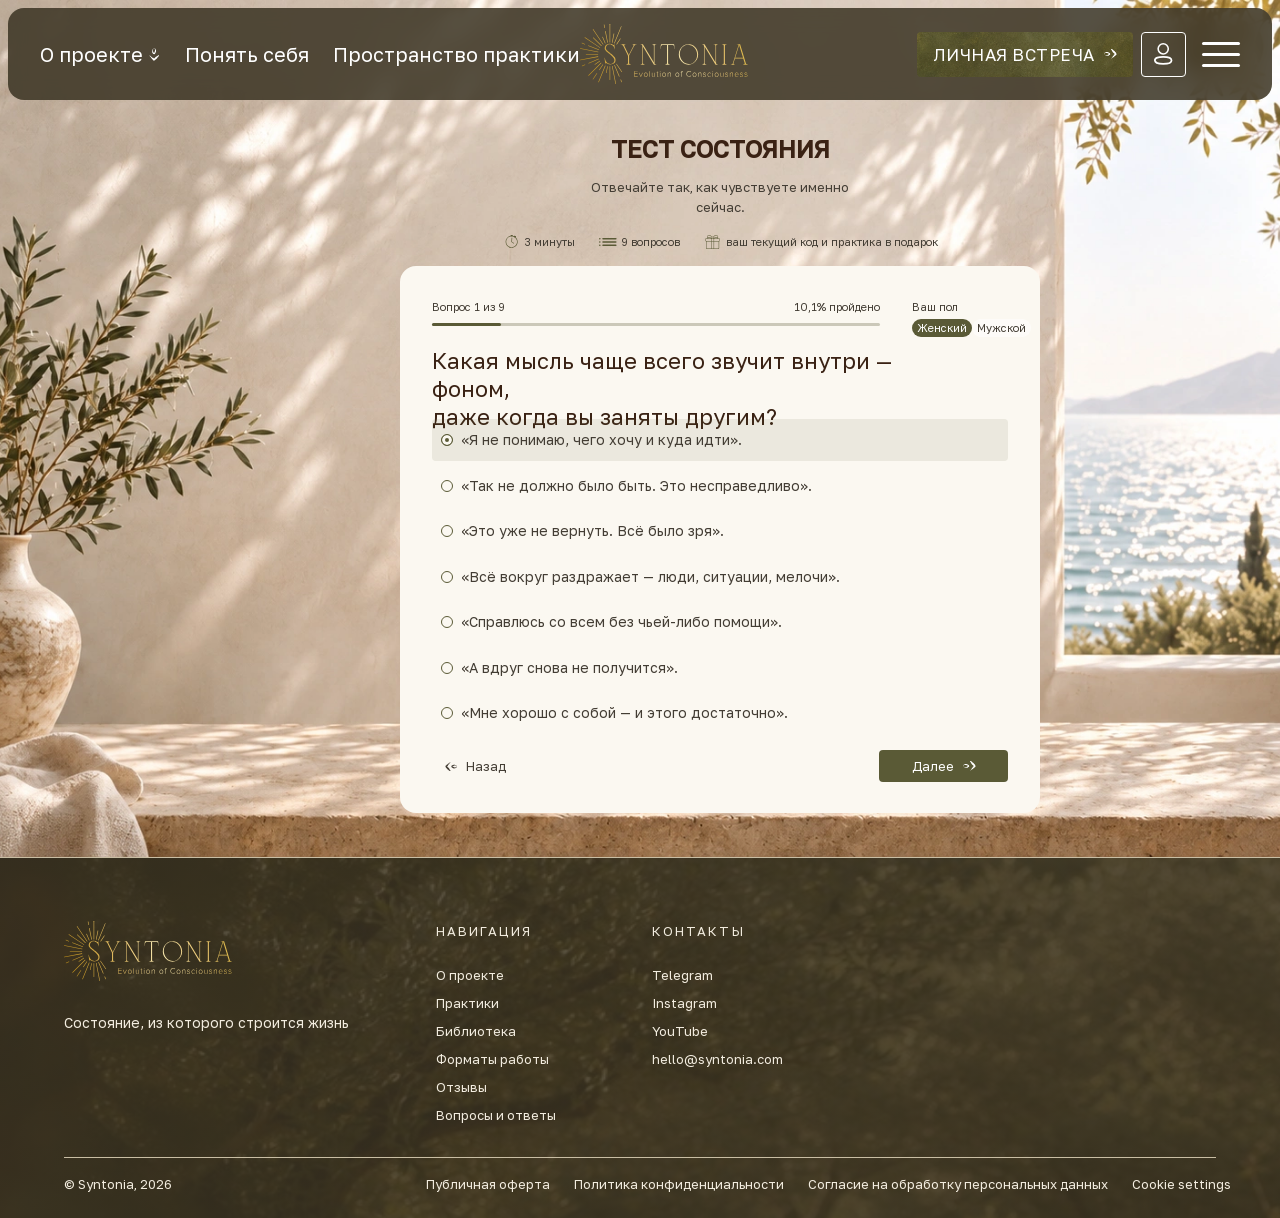
<file: quiz.html>
<!DOCTYPE html><html lang="ru" data-enhancements="on"><head><meta charset="utf-8"><meta name="viewport" content="width=device-width, initial-scale=1"><title>Тест состояния — Syntonia</title><meta name="description" content="Девять вопросов о том, что вы чувствуете сейчас. Три минуты."><link rel="stylesheet" href="/fonts/fonts.css"><link rel="stylesheet" href="/_astro/Footer.DOhKytZM.css"><link rel="stylesheet" href="/_astro/quiz.Dgsj2KYa.css"></head><body><main class="page" data-astro-cid-op4zgken><section class="header" id="home-header" data-figma-node="79:104" data-overlay style="--header-top: 8px" data-astro-cid-nen7h5rs><div class="header__inner" data-figma-node="I79:104;167:642" data-astro-cid-nen7h5rs><nav class="header__nav" data-figma-node="I79:104;167:643" data-astro-cid-nen7h5rs><details class="header__dropdown" data-figma-node="I79:104;167:644" data-dropdown data-astro-cid-nen7h5rs><summary class="header__dropdown-button" data-astro-cid-nen7h5rs><span class="header__link t-body" data-figma-node="I79:104;167:645" data-astro-cid-nen7h5rs>О проекте</span><img class="header__chevron" data-figma-node="I79:104;760:560" src="/svg/arrow-quiet-white-down.svg" alt="" width="14" height="14" data-astro-cid-nen7h5rs></summary><ul class="header__menu" data-invented="header-dropdown-open" data-astro-cid-nen7h5rs><li data-astro-cid-nen7h5rs><a class="header__menu-link t-body" href="/masters.html" data-astro-cid-nen7h5rs>Мастера</a></li><li data-astro-cid-nen7h5rs><a class="header__menu-link t-body" href="/method.html" data-astro-cid-nen7h5rs>Метод</a></li><li data-astro-cid-nen7h5rs><a class="header__menu-link t-body" href="/library.html" data-astro-cid-nen7h5rs>Библиотека</a></li></ul></details><a class="header__link t-body" href="/quiz.html" data-figma-node="I79:104;167:647" data-astro-cid-nen7h5rs>Понять себя</a><a class="header__link t-body" href="/practice.html" data-figma-node="I79:104;167:648" data-astro-cid-nen7h5rs>Пространство практики</a></nav><a class="header__logo" href="/" aria-label="Syntonia — на главную" data-astro-cid-nen7h5rs><img data-figma-node="I79:104;167:650" src="/svg/logo-evolution.svg" alt="Syntonia" width="168" height="60" data-astro-cid-nen7h5rs></a><div class="header__actions" data-figma-node="I79:104;167:651" data-astro-cid-nen7h5rs><div class="header__btn-group" data-figma-node="I79:104;167:652" data-astro-cid-nen7h5rs><a class="btn-primary btn-primary--light btn-primary--l btn-primary--compact" href="/booking.html" data-figma-node="I79:104;167:653" data-astro-cid-tkbyowkm><span class="btn-primary__label t-button-caps" data-astro-cid-tkbyowkm>личная встреча</span><span class="arrow-quiet" style="--arrow-size:14px" data-astro-cid-lflwkbik><svg width="14" height="14" viewBox="0 0 14 14" fill="none" xmlns="http://www.w3.org/2000/svg">
<path d="M6.41079 7.97383C6.09879 8.10578 6.07469 8.56405 5.66384 8.67981C5.26001 8.77996 5.14753 8.62202 4.72544 8.76564C4.52693 8.82741 4.31378 8.83851 4.12629 8.83218C3.8987 8.82522 3.7202 8.78944 3.60874 8.81138C3.39879 8.84588 3.40799 8.64639 3.1355 8.62247C2.86126 8.58988 2.71063 8.50193 2.51729 8.35673C2.31681 8.21752 1.72683 7.84204 1.49882 7.70925C1.26208 7.58702 1.10895 7.28965 1.05767 7.1135C1.04091 7.0592 1.03844 7.01068 1.04416 6.97552C1.0466 6.96082 1.05394 6.95464 1.06084 6.95466C1.06084 6.95466 1.06084 6.95466 1.06084 6.95466C1.06084 6.95466 1.06085 6.95466 1.06085 6.95466C1.06085 6.95466 1.06085 6.95466 1.06085 6.95466C1.06956 6.9548 1.07776 6.96356 1.08059 6.97969C1.09339 7.06016 1.16457 7.16662 1.28725 7.25198C1.52089 7.39544 1.49179 7.4731 1.82198 7.64908C2.16068 7.81065 2.39823 7.81677 2.77616 8.01202C3.16739 8.20042 3.32731 7.95922 3.85482 8.13805C3.93694 8.16306 4.00924 8.17324 4.07207 8.17246C4.45119 8.15686 4.51981 7.87365 4.92244 7.65141C5.38837 7.40437 6.07663 7.09233 6.06673 6.95466C6.06833 6.93849 6.05959 6.93494 6.05311 6.95466C6.06424 7.10875 6.03439 6.99469 5.91593 6.9172C5.80406 6.82878 5.65098 6.72588 5.49146 6.61491C5.09692 6.34025 4.46111 6.27428 3.99282 6.10811C3.93711 6.08824 3.87818 6.06933 3.81852 6.05274C3.7463 6.03237 3.67043 6.01477 3.60055 6.00223C3.18399 5.93944 2.65353 6.00963 2.37874 6.06115C2.00203 6.13443 1.90625 6.17579 1.62314 6.39739C1.46771 6.53009 1.21155 6.66862 1.09584 6.88076C1.05542 6.99106 1.02087 6.97842 1.03267 6.83167C1.07128 6.62271 1.20577 6.51622 1.23127 6.39954C1.29209 6.16458 1.32572 6.03765 1.57603 5.94248C1.82694 5.86262 1.83122 5.6187 1.97405 5.55535C2.12497 5.50678 2.14484 5.59479 2.84302 5.22302C3.08327 5.10476 3.30803 5.02756 3.51563 4.98319C3.65316 4.95543 3.77497 4.94483 3.88039 4.9403C4.12342 4.93143 4.29784 4.9493 4.44211 4.96409C4.76212 4.9939 5.3137 5.30888 5.76722 5.48266C5.96243 5.55577 6.22836 5.69242 6.49731 5.89149C6.74539 6.1087 7.11425 6.29549 7.18771 6.95466C7.19151 7.14139 7.15324 7.279 7.1238 7.38095C6.88581 7.97568 6.72606 7.80349 6.41079 7.97383Z" fill="currentColor"/>
<path d="M12.747 8.06028C12.4426 8.17401 12.6689 8.72081 12.3417 8.90248C12.0177 9.08722 11.7832 8.93245 11.5258 9.25557C11.2648 9.57514 10.8407 9.73506 10.7797 9.93159C10.7162 10.1256 10.4887 9.92935 10.348 10.1553C10.2057 10.3797 10.0625 10.4598 9.83548 10.5554C9.60667 10.6492 9.06384 11.0946 8.95146 11.34C8.83688 11.5833 8.51277 11.6708 8.36517 11.77C8.31871 11.8003 8.27761 11.8198 8.24323 11.8319C8.22866 11.8371 8.21412 11.8317 8.20419 11.822C8.20419 11.822 8.20419 11.822 8.20419 11.822C8.20419 11.822 8.20418 11.822 8.20418 11.822C8.20418 11.822 8.20418 11.822 8.20418 11.822C8.19183 11.8099 8.18661 11.7908 8.19745 11.7765C8.25006 11.707 8.32019 11.5947 8.37828 11.4378C8.4846 11.1432 8.60524 11.218 8.82118 10.8913C9.03639 10.5638 9.08425 10.2871 9.45812 10.0202C9.83894 9.76018 9.59337 9.37358 10.1999 9.07421C10.8202 8.78829 10.5108 8.3905 10.8697 7.85111C11.115 7.48648 11.5354 7.18578 11.8614 6.94198C11.8657 6.97942 11.8839 6.99645 11.8671 7.00322C11.8414 7.01235 11.8083 7.06222 11.8253 7.11595C11.6281 6.96019 11.4241 6.78098 11.2466 6.56393C10.9039 6.13679 10.2292 5.86582 9.89972 5.34467C9.5722 4.82151 9.11338 4.07757 8.94544 3.68904C8.77651 3.30152 8.73753 3.20484 8.38955 3.02065C8.18958 2.91473 8.01097 2.67014 7.99281 2.32839C7.98372 2.15634 8.11997 2.05865 8.2647 2.09373C8.4761 2.14527 8.5315 2.3079 8.73871 2.23435C9.15205 2.08812 9.30981 2.04421 9.31804 2.38269C9.32839 2.71898 9.7627 2.44006 9.81736 2.58658C9.8722 2.73291 9.66879 2.93676 10.3173 3.30431C10.9613 3.67644 11.2599 3.9359 11.478 4.1031C11.6934 4.27304 11.9239 4.85119 12.2798 5.12329C12.4902 5.28675 12.7737 5.60831 13.0384 5.88035C13.4526 6.28762 13.543 6.84795 13.5372 7.1734C13.5045 7.80213 13.2192 7.89985 12.9573 8.01758C12.8942 8.02228 12.8249 8.03237 12.747 8.06028Z" fill="currentColor"/>
</svg>
</span></a><button class="header__login" type="button" data-figma-node="I79:104;167:654" aria-label="Личный кабинет" data-astro-cid-nen7h5rs><!-- Figma отдаёт SVG 19×22: обводка выходит за контур 17×20.
               Если вписать в 17×20, иконка сжимается до 89 %. --><img src="/svg/profil.svg" alt="" width="19" height="22" data-astro-cid-nen7h5rs></button></div><button class="header__burger" type="button" data-figma-node="I79:104;167:655" aria-label="Меню" aria-expanded="false" data-burger data-astro-cid-nen7h5rs><span class="header__line" data-astro-cid-nen7h5rs></span><span class="header__line" data-astro-cid-nen7h5rs></span><span class="header__line" data-astro-cid-nen7h5rs></span></button></div></div><nav class="header__mobile" data-invented="header-mobile-panel" id="mobile-menu" aria-label="Меню" hidden data-mobile data-astro-cid-nen7h5rs><ul class="header__mobile-list" data-astro-cid-nen7h5rs><li data-astro-cid-nen7h5rs><a class="header__mobile-link t-body" href="/#home-about-founder" data-astro-cid-nen7h5rs>О проекте</a><ul class="header__mobile-sub" data-astro-cid-nen7h5rs><li data-astro-cid-nen7h5rs><a class="header__mobile-link t-body" href="/masters.html" data-astro-cid-nen7h5rs>Мастера</a></li><li data-astro-cid-nen7h5rs><a class="header__mobile-link t-body" href="/method.html" data-astro-cid-nen7h5rs>Метод</a></li><li data-astro-cid-nen7h5rs><a class="header__mobile-link t-body" href="/library.html" data-astro-cid-nen7h5rs>Библиотека</a></li></ul></li><li data-astro-cid-nen7h5rs><a class="header__mobile-link t-body" href="/quiz.html" data-astro-cid-nen7h5rs>Понять себя</a></li><li data-astro-cid-nen7h5rs><a class="header__mobile-link t-body" href="/practice.html" data-astro-cid-nen7h5rs>Пространство практики</a></li></ul></nav></section><script type="module">if(document.documentElement.dataset.enhancements===`on`){let e=document.querySelector(`[data-dropdown]`),t=document.querySelector(`[data-burger]`),n=document.querySelector(`[data-mobile]`);t?.addEventListener(`click`,()=>{let e=t.getAttribute(`aria-expanded`)!==`true`;t.setAttribute(`aria-expanded`,String(e)),n&&(n.hidden=!e),document.documentElement.classList.toggle(`is-menu-open`,e)}),document.addEventListener(`click`,t=>{e?.open&&!e.contains(t.target)&&(e.open=!1)}),document.addEventListener(`keydown`,t=>{t.key===`Escape`&&e?.open&&(e.open=!1,e.querySelector(`summary`)?.focus())}),document.addEventListener(`keydown`,e=>{e.key===`Escape`&&(closeDropdown(),t?.setAttribute(`aria-expanded`,`false`),document.documentElement.classList.remove(`is-menu-open`))})}</script><section class="qtest" data-figma-node="529:119" data-astro-cid-j3lpu2fd><div class="qtest__inner" data-figma-node="530:582" data-astro-cid-j3lpu2fd><div class="qtest__text-block" data-figma-node="530:631" data-astro-cid-j3lpu2fd><header class="qtest__head" data-astro-cid-j3lpu2fd><div class="qtest__title-wrap" data-astro-cid-j3lpu2fd><h1 class="qtest__title" data-figma-node="530:584" data-astro-cid-j3lpu2fd>Тест состояния</h1><p class="qtest__lead" data-figma-node="530:629" data-astro-cid-j3lpu2fd>Отвечайте так, как чувствуете именно сейчас.</p></div><ul class="qtest__meta" data-astro-cid-j3lpu2fd><li class="qtest__meta-item" data-astro-cid-j3lpu2fd><span class="qtest__icon" data-astro-cid-j3lpu2fd><svg width="11" height="12" viewBox="0 0 11 12" fill="none" xmlns="http://www.w3.org/2000/svg" xmlns:xlink="http://www.w3.org/1999/xlink">
<use xlink:href="#stroke0_530_642" fill="#5A5A36"/>
<use xlink:href="#stroke0_530_642" fill="#5A5A36"/>
<path d="M5.9251 0H4.42593V0.894611H5.9251V0Z" fill="#5A5A36"/>
<path d="M5.18021 0.661395C2.32233 0.661395 0 2.98373 0 5.84161C0 8.69949 2.32233 11.022 5.18021 11.022C8.0381 11.022 10.3604 8.69949 10.3604 5.84161C10.3604 2.98373 8.0381 0.661395 5.18021 0.661395ZM5.18021 1.17946C7.75824 1.17946 9.84252 3.26374 9.84252 5.84161C9.84252 8.41963 7.75824 10.5039 5.18021 10.5039C2.60234 10.5039 0.518065 8.41963 0.518065 5.84161C0.518065 3.26374 2.60234 1.17946 5.18021 1.17946ZM5.42906 2.2124C5.41325 2.21317 5.3976 2.21514 5.38224 2.21864C5.36673 2.22229 5.35169 2.22715 5.33724 2.23338C5.32265 2.23962 5.30882 2.24722 5.29559 2.25604C5.28237 2.26485 5.27021 2.27473 5.2588 2.28583C5.24755 2.29692 5.23721 2.30894 5.22809 2.32185C5.21897 2.33478 5.21106 2.34846 5.20438 2.36289C5.19785 2.37718 5.19252 2.39208 5.18873 2.40744C5.18477 2.42279 5.18234 2.43845 5.18128 2.45426L4.92225 5.82139C4.92057 5.84358 4.92164 5.86578 4.92559 5.88767C4.92954 5.90956 4.93623 5.93069 4.94566 5.95091C4.95493 5.97098 4.96678 5.98968 4.98107 6.00685C4.99521 6.02403 5.01133 6.03908 5.02941 6.05215L6.84249 7.34717C6.85633 7.35781 6.87107 7.36693 6.88658 7.37468C6.90223 7.38228 6.9185 7.38836 6.93537 7.39277C6.95209 7.39718 6.96927 7.39976 6.9866 7.40083C7.00393 7.40174 7.02126 7.40098 7.03843 7.3984C7.05576 7.39581 7.07248 7.39171 7.0889 7.38578C7.10517 7.37985 7.12082 7.3724 7.13572 7.36328C7.15062 7.35416 7.1643 7.34382 7.17707 7.33197C7.18984 7.32011 7.20125 7.30719 7.21143 7.2929C7.22162 7.27877 7.23013 7.26387 7.23727 7.2479C7.24442 7.23209 7.24989 7.21567 7.25369 7.19865C7.2575 7.18162 7.25947 7.16445 7.25993 7.14712C7.26023 7.12963 7.25871 7.11246 7.25567 7.09528C7.25247 7.07825 7.24761 7.06153 7.24122 7.04542C7.23469 7.02931 7.22663 7.01396 7.21705 6.99951C7.20748 6.98492 7.19653 6.97154 7.18421 6.95923C7.1719 6.94691 7.15852 6.93597 7.14408 6.92624L5.44942 5.7162L5.6972 2.4947C5.69887 2.4763 5.69857 2.45806 5.69644 2.43982C5.69415 2.42143 5.69006 2.40364 5.68397 2.38631C5.67789 2.36883 5.67013 2.35226 5.6604 2.33661C5.65083 2.3208 5.63973 2.3062 5.62711 2.29282C5.61434 2.2796 5.60036 2.26759 5.58515 2.25725C5.56995 2.24692 5.55384 2.23825 5.53681 2.23126C5.51963 2.22442 5.50215 2.21925 5.48391 2.21606C5.46582 2.21302 5.4476 2.21165 5.42906 2.2124Z" fill="#5A5A36"/>
<path d="M7.65913 0.66233L8.66167 1.19606L8.24119 1.98562L7.23865 1.4519L7.65913 0.66233Z" fill="#5A5A36"/>
<use xlink:href="#stroke1_530_642" fill="#5A5A36"/>
<path d="M7.65913 0.66233L8.66167 1.19606L8.24119 1.98562L7.23865 1.4519L7.65913 0.66233Z" fill="#5A5A36"/>
<use xlink:href="#stroke1_530_642" fill="#5A5A36"/>
<path d="M7.65913 0.66233L8.65868 1.19439L8.2382 1.98411L7.23865 1.4519L7.65913 0.66233Z" fill="#5A5A36"/>
<defs>
<path id="stroke0_530_642" d="M5.17582 0C4.76173 0 4.42593 0.200206 4.42593 0.447225C4.42593 0.694398 4.76173 0.894604 5.17582 0.894604C5.58991 0.894604 5.92571 0.694398 5.92571 0.447225C5.92571 0.200199 5.58991 0 5.17582 0Z"/>
<path id="stroke1_530_642" d="M8.15961 0.928671C7.88324 0.78152 7.56508 0.839135 7.44894 1.05713C7.33295 1.27526 7.46277 1.57124 7.73929 1.71839C8.01565 1.86554 8.33382 1.80808 8.44996 1.59009C8.5661 1.37195 8.43612 1.07582 8.15961 0.928671Z"/>
</defs>
</svg>
</span><span class="qtest__caption" data-astro-cid-j3lpu2fd>3 минуты</span></li><li class="qtest__meta-item" data-astro-cid-j3lpu2fd><span class="qtest__icon" data-astro-cid-j3lpu2fd><svg width="18" height="8" viewBox="0 0 18 8" fill="none" xmlns="http://www.w3.org/2000/svg">
<path d="M1.6 0.8C1.6 1.24183 1.24183 1.6 0.8 1.6C0.358172 1.6 0 1.24183 0 0.8C0 0.358172 0.358172 0 0.8 0C1.24183 0 1.6 0.358172 1.6 0.8Z" fill="#5A5A36"/>
<path d="M1.6 4C1.6 4.44183 1.24183 4.8 0.8 4.8C0.358172 4.8 0 4.44183 0 4C0 3.55817 0.358172 3.2 0.8 3.2C1.24183 3.2 1.6 3.55817 1.6 4Z" fill="#5A5A36"/>
<path d="M1.6 7.2C1.6 7.64183 1.24183 8 0.8 8C0.358172 8 0 7.64183 0 7.2C0 6.75817 0.358172 6.4 0.8 6.4C1.24183 6.4 1.6 6.75817 1.6 7.2Z" fill="#5A5A36"/>
<path d="M3.2 0.8C3.2 0.358172 3.55817 0 4 0H16.8C17.2418 0 17.6 0.358172 17.6 0.8C17.6 1.24183 17.2418 1.6 16.8 1.6H4C3.55817 1.6 3.2 1.24183 3.2 0.8Z" fill="#5A5A36"/>
<path d="M3.2 4C3.2 3.55817 3.55817 3.2 4 3.2H16.8C17.2418 3.2 17.6 3.55817 17.6 4C17.6 4.44183 17.2418 4.8 16.8 4.8H4C3.55817 4.8 3.2 4.44183 3.2 4Z" fill="#5A5A36"/>
<path d="M3.2 7.2C3.2 6.75817 3.55817 6.4 4 6.4H16.8C17.2418 6.4 17.6 6.75817 17.6 7.2C17.6 7.64183 17.2418 8 16.8 8H4C3.55817 8 3.2 7.64183 3.2 7.2Z" fill="#5A5A36"/>
</svg>
</span><span class="qtest__caption" data-astro-cid-j3lpu2fd>9 вопросов</span></li><li class="qtest__meta-item" data-astro-cid-j3lpu2fd><span class="qtest__icon" data-astro-cid-j3lpu2fd><svg width="15" height="14" viewBox="0 0 15 14" fill="none" xmlns="http://www.w3.org/2000/svg">
<path d="M0.655362 3.20096H1.91852C1.82712 3.06657 1.75213 2.92262 1.69459 2.77181C1.57183 2.45067 1.52862 2.09838 1.5764 1.74566C1.62418 1.39295 1.75982 1.06496 1.9638 0.78786C2.16882 0.509513 2.44177 0.282265 2.76332 0.13229L2.76374 0.133121L2.78638 0.123981C3.36385 -0.0762623 3.96935 -0.033887 4.60249 0.250692C5.18806 0.513875 5.79668 0.985611 6.42774 1.66611H7.75571C8.38697 0.985611 8.9956 0.513875 9.58116 0.250692C10.2141 -0.033887 10.8196 -0.0762623 11.3973 0.123981L11.4199 0.133121L11.4203 0.13229C11.7419 0.282265 12.0148 0.509513 12.2199 0.78786C12.4236 1.06496 12.5593 1.39295 12.607 1.74566C12.655 2.09838 12.6116 2.45067 12.4889 2.77181C12.4315 2.92241 12.3563 3.06657 12.2649 3.20096H13.5781C13.7587 3.20096 13.9223 3.2747 14.0409 3.39331C14.1596 3.51192 14.2333 3.67602 14.2333 3.85633V5.77214C14.2333 5.95203 14.1596 6.11571 14.0409 6.23432L14.0401 6.23536C13.9392 6.33632 13.8056 6.40466 13.6573 6.42294V12.9635C13.6573 13.248 13.5405 13.5071 13.3526 13.6953L13.353 13.6957C13.1654 13.8835 12.9064 14 12.6214 14H1.61213C1.32776 14 1.06894 13.8835 0.881156 13.6957H0.880325C0.692752 13.5079 0.57622 13.2489 0.57622 12.9635V6.42294C0.427284 6.40486 0.293303 6.33632 0.19235 6.23536C0.0737412 6.11655 0 5.95265 0 5.77214V3.85633C0 3.67706 0.0737412 3.51338 0.19235 3.39414L0.193804 3.3929C0.312829 3.27429 0.476306 3.20096 0.655362 3.20096ZM8.09471 1.99348V3.05473C8.17136 3.01443 8.25216 2.97122 8.33608 2.92636C9.35911 2.38005 10.8346 1.59174 11.5848 2.2388C11.7629 2.3923 11.8892 2.58922 11.956 2.8038C11.9916 2.73941 12.0223 2.67252 12.0485 2.60397C12.144 2.35408 12.1777 2.08093 12.1409 1.8084C12.1039 1.53587 11.9986 1.28161 11.8399 1.06621C11.6831 0.853085 11.4729 0.678183 11.2245 0.561651C10.7702 0.410014 10.2862 0.449481 9.77289 0.68026C9.24486 0.917478 8.68547 1.35536 8.09471 1.99348ZM8.82111 3.20096H11.5404C11.5439 3.11538 11.5329 3.03084 11.5086 2.95024H11.5076C11.4664 2.81439 11.3879 2.69038 11.277 2.59462C10.8188 2.19933 9.70144 2.73629 8.82111 3.20096ZM2.64347 3.20096H5.36234C4.48222 2.73629 3.36488 2.19933 2.90665 2.59462C2.79947 2.68706 2.72261 2.80463 2.68044 2.933L2.67587 2.95024C2.65136 3.03105 2.64014 3.1158 2.64347 3.20096ZM6.08895 3.05473V1.99348C5.49819 1.35536 4.93858 0.917478 4.41076 0.68026C3.89748 0.449481 3.41349 0.410014 2.959 0.561651C2.71056 0.678183 2.50055 0.853085 2.34352 1.06621C2.18502 1.28161 2.07971 1.53587 2.04274 1.8084C2.00576 2.08093 2.03962 2.35408 2.13496 2.60397C2.16134 2.67273 2.19209 2.73941 2.2274 2.80421L2.23218 2.79175C2.30031 2.58112 2.42494 2.38877 2.59881 2.2388C3.34889 1.59174 4.82454 2.38005 5.84737 2.92636C5.93149 2.97122 6.0123 3.01443 6.08895 3.05473ZM6.56068 3.20096H7.62297V2.13826H6.56068V3.20096ZM8.59552 3.67291V5.95556H13.5781C13.6288 5.95556 13.6747 5.935 13.708 5.90197C13.741 5.86873 13.7614 5.82283 13.7614 5.77214V3.85633C13.7614 3.80606 13.7408 3.76036 13.7073 3.72691C13.6741 3.69368 13.6284 3.67291 13.5781 3.67291H8.59552ZM8.59552 6.42771V13.5278H12.6214C12.7761 13.5278 12.9172 13.4643 13.0194 13.3619H13.0204C13.122 13.2601 13.1853 13.1191 13.1853 12.9635V6.42771H8.59552ZM5.63798 13.5278V6.42771H1.04796V12.9635C1.04796 13.1186 1.11152 13.2597 1.21393 13.3619L1.21351 13.3625C1.31571 13.4645 1.45696 13.5278 1.61213 13.5278H5.63798ZM5.63798 5.95556V3.67291H0.655362C0.60447 3.67291 0.558771 3.69347 0.525951 3.72608L0.52512 3.72691C0.4923 3.75973 0.471944 3.80564 0.471944 3.85633V5.77214C0.471944 5.82241 0.492716 5.86832 0.525951 5.90155C0.559187 5.93479 0.605093 5.95556 0.655362 5.95556H5.63798ZM6.10993 3.67291V5.95556H8.12358V3.67291H6.10993ZM6.10993 6.42771V13.5278H8.12358V6.42771H6.10993Z" fill-rule="evenodd" clip-rule="evenodd" fill="#5A5A36"/>
</svg>
</span><span class="qtest__caption" data-astro-cid-j3lpu2fd>ваш текущий код и практика в подарок</span></li></ul></header><div class="qtest__card" data-figma-node="533:3084" data-astro-cid-j3lpu2fd><div class="qtest__card-inner" data-astro-cid-j3lpu2fd><div class="qtest__progress" data-astro-cid-j3lpu2fd><div class="qtest__progress-text" data-astro-cid-j3lpu2fd><span class="qtest__caption" data-figma-node="I533:3084;531:2299" data-step data-astro-cid-j3lpu2fd>Вопрос 1 из 9</span><span class="qtest__caption" data-figma-node="I533:3084;531:2300" data-percent data-astro-cid-j3lpu2fd>10,1% пройдено</span></div><div class="qtest__progress-line" data-astro-cid-j3lpu2fd><span class="qtest__progress-fill" style="width: 15.4%" data-bar data-astro-cid-j3lpu2fd></span></div><div class="qtest__sex" data-astro-cid-j3lpu2fd><span class="qtest__caption" data-astro-cid-j3lpu2fd>Ваш пол</span><div class="qtest__sex-choice" role="radiogroup" aria-label="Ваш пол" data-astro-cid-j3lpu2fd><button class="qtest__sex-option is-active" type="button" role="radio" aria-checked="true" data-astro-cid-j3lpu2fd>Женский</button><button class="qtest__sex-option" type="button" role="radio" aria-checked="false" data-astro-cid-j3lpu2fd>Мужской</button></div></div></div><div class="qtest__question" data-astro-cid-j3lpu2fd><p class="qtest__question-text" data-figma-node="I533:3084;531:2781" data-question-text data-astro-cid-j3lpu2fd>Какая мысль чаще всего звучит внутри — фоном,<br data-astro-cid-j3lpu2fd>даже когда вы заняты другим?</p><div class="qtest__options" role="radiogroup" aria-label="Варианты ответа" data-options data-astro-cid-j3lpu2fd><button class="qtest__option is-active" type="button" role="radio" aria-checked="true" data-figma-node="I533:3084;533:2853" data-code="pain" data-astro-cid-j3lpu2fd><span class="qtest__round" aria-hidden="true" data-astro-cid-j3lpu2fd></span><span class="qtest__option-text" data-astro-cid-j3lpu2fd>«Я не понимаю, чего хочу и куда идти».</span></button><button class="qtest__option" type="button" role="radio" aria-checked="false" data-figma-node="I533:3084;533:2859" data-code="pain" data-astro-cid-j3lpu2fd><span class="qtest__round" aria-hidden="true" data-astro-cid-j3lpu2fd></span><span class="qtest__option-text" data-astro-cid-j3lpu2fd>«Так не должно было быть. Это несправедливо».</span></button><button class="qtest__option" type="button" role="radio" aria-checked="false" data-figma-node="I533:3084;533:2865" data-code="pain" data-astro-cid-j3lpu2fd><span class="qtest__round" aria-hidden="true" data-astro-cid-j3lpu2fd></span><span class="qtest__option-text" data-astro-cid-j3lpu2fd>«Это уже не вернуть. Всё было зря».</span></button><button class="qtest__option" type="button" role="radio" aria-checked="false" data-figma-node="I533:3084;533:2871" data-code="pain" data-astro-cid-j3lpu2fd><span class="qtest__round" aria-hidden="true" data-astro-cid-j3lpu2fd></span><span class="qtest__option-text" data-astro-cid-j3lpu2fd>«Всё вокруг раздражает — люди, ситуации, мелочи».</span></button><button class="qtest__option" type="button" role="radio" aria-checked="false" data-figma-node="I533:3084;533:2877" data-code="pride" data-astro-cid-j3lpu2fd><span class="qtest__round" aria-hidden="true" data-astro-cid-j3lpu2fd></span><span class="qtest__option-text" data-astro-cid-j3lpu2fd>«Справлюсь со всем без чьей-либо помощи».</span></button><button class="qtest__option" type="button" role="radio" aria-checked="false" data-figma-node="I533:3084;533:2883" data-code="pain" data-astro-cid-j3lpu2fd><span class="qtest__round" aria-hidden="true" data-astro-cid-j3lpu2fd></span><span class="qtest__option-text" data-astro-cid-j3lpu2fd>«А вдруг снова не получится».</span></button><button class="qtest__option" type="button" role="radio" aria-checked="false" data-figma-node="I533:3084;533:2889" data-code="pain" data-astro-cid-j3lpu2fd><span class="qtest__round" aria-hidden="true" data-astro-cid-j3lpu2fd></span><span class="qtest__option-text" data-astro-cid-j3lpu2fd>«Мне хорошо с собой — и этого достаточно».</span></button></div><div class="qtest__move" data-astro-cid-j3lpu2fd><button class="qtest__back" type="button" data-back data-astro-cid-j3lpu2fd><span class="qtest__back-arrow" aria-hidden="true" data-astro-cid-j3lpu2fd><span class="arrow-quiet" style="--arrow-size:13px" data-astro-cid-lflwkbik><svg width="14" height="14" viewBox="0 0 14 14" fill="none" xmlns="http://www.w3.org/2000/svg">
<path d="M6.41079 7.97383C6.09879 8.10578 6.07469 8.56405 5.66384 8.67981C5.26001 8.77996 5.14753 8.62202 4.72544 8.76564C4.52693 8.82741 4.31378 8.83851 4.12629 8.83218C3.8987 8.82522 3.7202 8.78944 3.60874 8.81138C3.39879 8.84588 3.40799 8.64639 3.1355 8.62247C2.86126 8.58988 2.71063 8.50193 2.51729 8.35673C2.31681 8.21752 1.72683 7.84204 1.49882 7.70925C1.26208 7.58702 1.10895 7.28965 1.05767 7.1135C1.04091 7.0592 1.03844 7.01068 1.04416 6.97552C1.0466 6.96082 1.05394 6.95464 1.06084 6.95466C1.06084 6.95466 1.06084 6.95466 1.06084 6.95466C1.06084 6.95466 1.06085 6.95466 1.06085 6.95466C1.06085 6.95466 1.06085 6.95466 1.06085 6.95466C1.06956 6.9548 1.07776 6.96356 1.08059 6.97969C1.09339 7.06016 1.16457 7.16662 1.28725 7.25198C1.52089 7.39544 1.49179 7.4731 1.82198 7.64908C2.16068 7.81065 2.39823 7.81677 2.77616 8.01202C3.16739 8.20042 3.32731 7.95922 3.85482 8.13805C3.93694 8.16306 4.00924 8.17324 4.07207 8.17246C4.45119 8.15686 4.51981 7.87365 4.92244 7.65141C5.38837 7.40437 6.07663 7.09233 6.06673 6.95466C6.06833 6.93849 6.05959 6.93494 6.05311 6.95466C6.06424 7.10875 6.03439 6.99469 5.91593 6.9172C5.80406 6.82878 5.65098 6.72588 5.49146 6.61491C5.09692 6.34025 4.46111 6.27428 3.99282 6.10811C3.93711 6.08824 3.87818 6.06933 3.81852 6.05274C3.7463 6.03237 3.67043 6.01477 3.60055 6.00223C3.18399 5.93944 2.65353 6.00963 2.37874 6.06115C2.00203 6.13443 1.90625 6.17579 1.62314 6.39739C1.46771 6.53009 1.21155 6.66862 1.09584 6.88076C1.05542 6.99106 1.02087 6.97842 1.03267 6.83167C1.07128 6.62271 1.20577 6.51622 1.23127 6.39954C1.29209 6.16458 1.32572 6.03765 1.57603 5.94248C1.82694 5.86262 1.83122 5.6187 1.97405 5.55535C2.12497 5.50678 2.14484 5.59479 2.84302 5.22302C3.08327 5.10476 3.30803 5.02756 3.51563 4.98319C3.65316 4.95543 3.77497 4.94483 3.88039 4.9403C4.12342 4.93143 4.29784 4.9493 4.44211 4.96409C4.76212 4.9939 5.3137 5.30888 5.76722 5.48266C5.96243 5.55577 6.22836 5.69242 6.49731 5.89149C6.74539 6.1087 7.11425 6.29549 7.18771 6.95466C7.19151 7.14139 7.15324 7.279 7.1238 7.38095C6.88581 7.97568 6.72606 7.80349 6.41079 7.97383Z" fill="currentColor"/>
<path d="M12.747 8.06028C12.4426 8.17401 12.6689 8.72081 12.3417 8.90248C12.0177 9.08722 11.7832 8.93245 11.5258 9.25557C11.2648 9.57514 10.8407 9.73506 10.7797 9.93159C10.7162 10.1256 10.4887 9.92935 10.348 10.1553C10.2057 10.3797 10.0625 10.4598 9.83548 10.5554C9.60667 10.6492 9.06384 11.0946 8.95146 11.34C8.83688 11.5833 8.51277 11.6708 8.36517 11.77C8.31871 11.8003 8.27761 11.8198 8.24323 11.8319C8.22866 11.8371 8.21412 11.8317 8.20419 11.822C8.20419 11.822 8.20419 11.822 8.20419 11.822C8.20419 11.822 8.20418 11.822 8.20418 11.822C8.20418 11.822 8.20418 11.822 8.20418 11.822C8.19183 11.8099 8.18661 11.7908 8.19745 11.7765C8.25006 11.707 8.32019 11.5947 8.37828 11.4378C8.4846 11.1432 8.60524 11.218 8.82118 10.8913C9.03639 10.5638 9.08425 10.2871 9.45812 10.0202C9.83894 9.76018 9.59337 9.37358 10.1999 9.07421C10.8202 8.78829 10.5108 8.3905 10.8697 7.85111C11.115 7.48648 11.5354 7.18578 11.8614 6.94198C11.8657 6.97942 11.8839 6.99645 11.8671 7.00322C11.8414 7.01235 11.8083 7.06222 11.8253 7.11595C11.6281 6.96019 11.4241 6.78098 11.2466 6.56393C10.9039 6.13679 10.2292 5.86582 9.89972 5.34467C9.5722 4.82151 9.11338 4.07757 8.94544 3.68904C8.77651 3.30152 8.73753 3.20484 8.38955 3.02065C8.18958 2.91473 8.01097 2.67014 7.99281 2.32839C7.98372 2.15634 8.11997 2.05865 8.2647 2.09373C8.4761 2.14527 8.5315 2.3079 8.73871 2.23435C9.15205 2.08812 9.30981 2.04421 9.31804 2.38269C9.32839 2.71898 9.7627 2.44006 9.81736 2.58658C9.8722 2.73291 9.66879 2.93676 10.3173 3.30431C10.9613 3.67644 11.2599 3.9359 11.478 4.1031C11.6934 4.27304 11.9239 4.85119 12.2798 5.12329C12.4902 5.28675 12.7737 5.60831 13.0384 5.88035C13.4526 6.28762 13.543 6.84795 13.5372 7.1734C13.5045 7.80213 13.2192 7.89985 12.9573 8.01758C12.8942 8.02228 12.8249 8.03237 12.747 8.06028Z" fill="currentColor"/>
</svg>
</span></span><span class="qtest__btn-text" data-astro-cid-j3lpu2fd>Назад</span></button><button class="qtest__next" type="button" data-next data-astro-cid-j3lpu2fd><span class="qtest__btn-text" data-next-label data-astro-cid-j3lpu2fd>Далее</span><span class="qtest__next-arrow" aria-hidden="true" data-astro-cid-j3lpu2fd><span class="arrow-quiet" style="--arrow-size:14px" data-astro-cid-lflwkbik><svg width="14" height="14" viewBox="0 0 14 14" fill="none" xmlns="http://www.w3.org/2000/svg">
<path d="M6.41079 7.97383C6.09879 8.10578 6.07469 8.56405 5.66384 8.67981C5.26001 8.77996 5.14753 8.62202 4.72544 8.76564C4.52693 8.82741 4.31378 8.83851 4.12629 8.83218C3.8987 8.82522 3.7202 8.78944 3.60874 8.81138C3.39879 8.84588 3.40799 8.64639 3.1355 8.62247C2.86126 8.58988 2.71063 8.50193 2.51729 8.35673C2.31681 8.21752 1.72683 7.84204 1.49882 7.70925C1.26208 7.58702 1.10895 7.28965 1.05767 7.1135C1.04091 7.0592 1.03844 7.01068 1.04416 6.97552C1.0466 6.96082 1.05394 6.95464 1.06084 6.95466C1.06084 6.95466 1.06084 6.95466 1.06084 6.95466C1.06084 6.95466 1.06085 6.95466 1.06085 6.95466C1.06085 6.95466 1.06085 6.95466 1.06085 6.95466C1.06956 6.9548 1.07776 6.96356 1.08059 6.97969C1.09339 7.06016 1.16457 7.16662 1.28725 7.25198C1.52089 7.39544 1.49179 7.4731 1.82198 7.64908C2.16068 7.81065 2.39823 7.81677 2.77616 8.01202C3.16739 8.20042 3.32731 7.95922 3.85482 8.13805C3.93694 8.16306 4.00924 8.17324 4.07207 8.17246C4.45119 8.15686 4.51981 7.87365 4.92244 7.65141C5.38837 7.40437 6.07663 7.09233 6.06673 6.95466C6.06833 6.93849 6.05959 6.93494 6.05311 6.95466C6.06424 7.10875 6.03439 6.99469 5.91593 6.9172C5.80406 6.82878 5.65098 6.72588 5.49146 6.61491C5.09692 6.34025 4.46111 6.27428 3.99282 6.10811C3.93711 6.08824 3.87818 6.06933 3.81852 6.05274C3.7463 6.03237 3.67043 6.01477 3.60055 6.00223C3.18399 5.93944 2.65353 6.00963 2.37874 6.06115C2.00203 6.13443 1.90625 6.17579 1.62314 6.39739C1.46771 6.53009 1.21155 6.66862 1.09584 6.88076C1.05542 6.99106 1.02087 6.97842 1.03267 6.83167C1.07128 6.62271 1.20577 6.51622 1.23127 6.39954C1.29209 6.16458 1.32572 6.03765 1.57603 5.94248C1.82694 5.86262 1.83122 5.6187 1.97405 5.55535C2.12497 5.50678 2.14484 5.59479 2.84302 5.22302C3.08327 5.10476 3.30803 5.02756 3.51563 4.98319C3.65316 4.95543 3.77497 4.94483 3.88039 4.9403C4.12342 4.93143 4.29784 4.9493 4.44211 4.96409C4.76212 4.9939 5.3137 5.30888 5.76722 5.48266C5.96243 5.55577 6.22836 5.69242 6.49731 5.89149C6.74539 6.1087 7.11425 6.29549 7.18771 6.95466C7.19151 7.14139 7.15324 7.279 7.1238 7.38095C6.88581 7.97568 6.72606 7.80349 6.41079 7.97383Z" fill="currentColor"/>
<path d="M12.747 8.06028C12.4426 8.17401 12.6689 8.72081 12.3417 8.90248C12.0177 9.08722 11.7832 8.93245 11.5258 9.25557C11.2648 9.57514 10.8407 9.73506 10.7797 9.93159C10.7162 10.1256 10.4887 9.92935 10.348 10.1553C10.2057 10.3797 10.0625 10.4598 9.83548 10.5554C9.60667 10.6492 9.06384 11.0946 8.95146 11.34C8.83688 11.5833 8.51277 11.6708 8.36517 11.77C8.31871 11.8003 8.27761 11.8198 8.24323 11.8319C8.22866 11.8371 8.21412 11.8317 8.20419 11.822C8.20419 11.822 8.20419 11.822 8.20419 11.822C8.20419 11.822 8.20418 11.822 8.20418 11.822C8.20418 11.822 8.20418 11.822 8.20418 11.822C8.19183 11.8099 8.18661 11.7908 8.19745 11.7765C8.25006 11.707 8.32019 11.5947 8.37828 11.4378C8.4846 11.1432 8.60524 11.218 8.82118 10.8913C9.03639 10.5638 9.08425 10.2871 9.45812 10.0202C9.83894 9.76018 9.59337 9.37358 10.1999 9.07421C10.8202 8.78829 10.5108 8.3905 10.8697 7.85111C11.115 7.48648 11.5354 7.18578 11.8614 6.94198C11.8657 6.97942 11.8839 6.99645 11.8671 7.00322C11.8414 7.01235 11.8083 7.06222 11.8253 7.11595C11.6281 6.96019 11.4241 6.78098 11.2466 6.56393C10.9039 6.13679 10.2292 5.86582 9.89972 5.34467C9.5722 4.82151 9.11338 4.07757 8.94544 3.68904C8.77651 3.30152 8.73753 3.20484 8.38955 3.02065C8.18958 2.91473 8.01097 2.67014 7.99281 2.32839C7.98372 2.15634 8.11997 2.05865 8.2647 2.09373C8.4761 2.14527 8.5315 2.3079 8.73871 2.23435C9.15205 2.08812 9.30981 2.04421 9.31804 2.38269C9.32839 2.71898 9.7627 2.44006 9.81736 2.58658C9.8722 2.73291 9.66879 2.93676 10.3173 3.30431C10.9613 3.67644 11.2599 3.9359 11.478 4.1031C11.6934 4.27304 11.9239 4.85119 12.2798 5.12329C12.4902 5.28675 12.7737 5.60831 13.0384 5.88035C13.4526 6.28762 13.543 6.84795 13.5372 7.1734C13.5045 7.80213 13.2192 7.89985 12.9573 8.01758C12.8942 8.02228 12.8249 8.03237 12.747 8.06028Z" fill="currentColor"/>
</svg>
</span></span></button></div><p class="qtest__note" role="status" aria-live="polite" data-note data-astro-cid-j3lpu2fd></p></div></div></div></div></div></section><script type="module">var e=[{text:`Какая мысль чаще всего звучит внутри — фоном, даже когда вы заняты другим?`,options:[{text:`«Я не понимаю, чего хочу и куда идти».`,code:`pain`,node:`I533:3084;533:2853`},{text:`«Так не должно было быть. Это несправедливо».`,code:`pain`,node:`I533:3084;533:2859`},{text:`«Это уже не вернуть. Всё было зря».`,code:`pain`,node:`I533:3084;533:2865`},{text:`«Всё вокруг раздражает — люди, ситуации, мелочи».`,code:`pain`,node:`I533:3084;533:2871`},{text:`«Справлюсь со всем без чьей-либо помощи».`,code:`pride`,node:`I533:3084;533:2877`},{text:`«А вдруг снова не получится».`,code:`pain`,node:`I533:3084;533:2883`},{text:`«Мне хорошо с собой — и этого достаточно».`,code:`pain`,node:`I533:3084;533:2889`}]}],t={pain:{title:`Код Боли`,action:`Практика для вас`},pride:{title:`Код Гордыни`,action:`Практика для тебя`}},n=document.querySelector(`.qtest`);if(n){let r=document.querySelector(`.qres`),i=n.querySelector(`[data-question-text]`),a=n.querySelector(`[data-options]`),o=n.querySelector(`[data-step]`),s=n.querySelector(`[data-percent]`),c=n.querySelector(`[data-bar]`),l=n.querySelector(`[data-back]`),u=n.querySelector(`[data-next]`),d=u?.querySelector(`[data-next-label]`),f=n.querySelector(`[data-note]`),p=e.length,m=0,h=null,g=[],_=[...n.attributes].map(e=>e.name).find(e=>e.startsWith(`data-astro-cid-`)),v=e=>{f&&(f.textContent=e,f.classList.toggle(`is-visible`,!!e))},y=()=>{a.replaceChildren(...e[m].options.map(e=>{let t=document.createElement(`button`);t.type=`button`,t.className=`qtest__option`,t.setAttribute(`role`,`radio`),t.setAttribute(`aria-checked`,`false`),t.dataset.code=e.code,_&&t.setAttribute(_,``);let n=document.createElement(`span`);n.className=`qtest__round`,n.setAttribute(`aria-hidden`,`true`);let r=document.createElement(`span`);return r.className=`qtest__option-text`,r.textContent=e.text,_&&(n.setAttribute(_,``),r.setAttribute(_,``)),t.append(n,r),t}))},b=()=>{let t=e[m];if(i&&(i.textContent=t.text),p>1){let e=Math.round((m+1)/p*100);o&&(o.textContent=`Вопрос ${m+1} из ${p}`),s&&(s.textContent=`${e}% пройдено`),c&&(c.style.width=`${e}%`)}y(),h=null,d&&(d.textContent=m===p-1?`Показать результат`:`Далее`),v(``)},x=()=>{if(!r)return;let e={};for(let t of g)e[t]=(e[t]??0)+1;let i=t[Object.keys(e).sort((t,n)=>e[n]-e[t])[0]]??t.pain;for(let e of r.querySelectorAll(`[data-code-name]`))e.textContent=i.title;let a=r.querySelector(`[data-submit-label]`);a&&(a.textContent=i.action),n.hidden=!0,r.hidden=!1,r.scrollIntoView({behavior:`smooth`,block:`start`})};a?.addEventListener(`click`,e=>{let t=e.target.closest(`.qtest__option`);if(t){h=t.dataset.code;for(let e of a.querySelectorAll(`.qtest__option`)){let n=e===t;e.classList.toggle(`is-active`,n),e.setAttribute(`aria-checked`,String(n))}v(``)}}),u?.addEventListener(`click`,()=>{h?(g[m]=h,m===p-1?x():(m+=1,b())):v(`Выберите один из вариантов.`)}),l?.addEventListener(`click`,()=>{m===0?v(`Это первый вопрос — назад листать некуда.`):(--m,b())});let S=n.querySelector(`.qtest__sex-choice`);S?.addEventListener(`click`,e=>{let t=e.target.closest(`.qtest__sex-option`);if(t)for(let e of S.querySelectorAll(`.qtest__sex-option`)){let n=e===t;e.classList.toggle(`is-active`,n),e.setAttribute(`aria-checked`,String(n))}})}</script><section class="qres" data-figma-node="542:3151" hidden data-astro-cid-zpy3dgxx><div class="qres__container" data-figma-node="542:3152" data-astro-cid-zpy3dgxx><div class="qres__top" data-figma-node="549:499" data-astro-cid-zpy3dgxx><div class="qres__head" data-figma-node="542:3154" data-astro-cid-zpy3dgxx><span class="qres__eyebrow" data-figma-node="542:3156" data-astro-cid-zpy3dgxx>ТВОЙ результат</span><h1 class="qres__title" data-figma-node="542:3158" data-code-name data-astro-cid-zpy3dgxx>Код Боли</h1><p class="qres__lead" data-figma-node="542:3160" data-astro-cid-zpy3dgxx>Это состояние сейчас сильнее всего влияет на вашу жизнь.</p></div><div class="qres__block" data-figma-node="623:1125" data-astro-cid-zpy3dgxx><div class="qres__desc" data-figma-node="623:1126" data-astro-cid-zpy3dgxx><div class="qres__about" data-astro-cid-zpy3dgxx><span class="qres__label" data-figma-node="623:1128" data-astro-cid-zpy3dgxx>о Твоём состоянии</span><p class="qres__about-title" data-figma-node="623:1129" data-astro-cid-zpy3dgxx>Ты многое чувствуешь<br data-astro-cid-zpy3dgxx>и глубоко переживаешь</p><p class="qres__about-text" data-figma-node="623:1130" data-astro-cid-zpy3dgxx>Глубинно внутри тебя ощущение утраты, усталости, разочарования. Прошлый опыт всё ещё отзывается, и кажется, что это мешает двигаться дальше. Ты склонна держать боль в себе, стараетешься быть сильной для других, но при этом тебе важно, чтобы тебя увидели и поняли.</p><p class="qres__about-text qres__about-text--narrow" data-figma-node="623:1131" data-astro-cid-zpy3dgxx>Это не слабость, а показатель твоей глубокой чувствительности. Именно она делает тебя живой, настоящей, способной на близость и искренность. Сейчас для тебя особенно важно бережно поддержать себя и вернуть контакт со своими чувствами.</p></div><div class="qres__profit" data-figma-node="623:1132" data-astro-cid-zpy3dgxx><span class="qres__label qres__label--wide" data-figma-node="623:1133" data-astro-cid-zpy3dgxx>ЧТО МЕНЯЕТСЯ, КОГДА ТЫ РАБОТАЕШЬ С ЭТИМ СОСТОЯНИЕМ</span><ul class="qres__profit-list" data-figma-node="623:1134" data-astro-cid-zpy3dgxx><li data-astro-cid-zpy3dgxx>Уходит тяжесть, появляется внутренняя опора</li><li data-astro-cid-zpy3dgxx>Прошлое перестаёт управлять настоящим</li><li data-astro-cid-zpy3dgxx>Возвращаются силы и желание жить</li><li data-astro-cid-zpy3dgxx>Открывается пространство для новых возможностей</li><li data-astro-cid-zpy3dgxx>Ты снова чувствуешь связь с собой</li></ul></div></div><div class="qres__media" data-figma-node="623:1135" data-astro-cid-zpy3dgxx><div class="qres__media-image" data-astro-cid-zpy3dgxx></div><div class="qres__quote" data-figma-node="623:1136" data-astro-cid-zpy3dgxx><p class="qres__quote-text" data-figma-node="623:1137" data-astro-cid-zpy3dgxx>«Боль — это не конец. Это дверь к более глубокой близости с собой.»</p></div></div></div></div><div class="qres__practice" data-figma-node="549:498" data-astro-cid-zpy3dgxx><div class="qres__practice-media" data-figma-node="549:500" data-astro-cid-zpy3dgxx><div class="qres__practice-image" data-figma-node="549:502" data-astro-cid-zpy3dgxx><button class="qres__play" type="button" aria-label="Слушать практику" data-inert-ok="INV-quiz-play" data-play data-astro-cid-zpy3dgxx><span class="qres__play-triangle" aria-hidden="true" data-astro-cid-zpy3dgxx></span></button><span class="qres__play-note" role="status" aria-live="polite" data-play-note data-astro-cid-zpy3dgxx></span></div><div class="qres__practice-desc" data-figma-node="549:503" data-astro-cid-zpy3dgxx><span class="qres__practice-label" data-figma-node="549:504" data-astro-cid-zpy3dgxx>практика в подарок</span><div class="qres__practice-body" data-astro-cid-zpy3dgxx><span class="qres__practice-title" data-figma-node="549:505" data-astro-cid-zpy3dgxx>Код Боли</span><span class="qres__practice-time" data-figma-node="549:506" data-astro-cid-zpy3dgxx>Аудиопрактика</span><span class="qres__practice-time" data-astro-cid-zpy3dgxx>≈ 25 минут</span></div><p class="qres__practice-more" data-figma-node="549:509" data-astro-cid-zpy3dgxx>Мягкая практика, которая поможет вам прожить чувства,<br data-astro-cid-zpy3dgxx>освободить внутреннее напряжение и сделать первый шаг к себе.</p></div></div><span class="qres__divine" aria-hidden="true" data-astro-cid-zpy3dgxx></span><div class="qres__subscribe" data-figma-node="549:501" data-astro-cid-zpy3dgxx><span class="qres__subscribe-label" data-figma-node="549:520" data-astro-cid-zpy3dgxx>Зарегистрируйся, чтобы начать прослушивание.</span><form class="qres__subscribe-form" data-astro-cid-zpy3dgxx><input class="qres__email" type="email" placeholder="Ваш email" aria-label="Ваш email" data-astro-cid-zpy3dgxx><button class="qres__submit" type="submit" data-submit-label data-astro-cid-zpy3dgxx>Практика для вас</button></form><label class="qres__agree" data-astro-cid-zpy3dgxx><input type="checkbox" data-astro-cid-zpy3dgxx><span data-astro-cid-zpy3dgxx>Я согласен(а) с политикой конфиденциальности и обработкой персональных данных.</span></label></div></div></div><div class="qres__final" data-figma-node="550:553" data-astro-cid-zpy3dgxx><p class="qres__final-title" data-figma-node="550:554" data-astro-cid-zpy3dgxx>Это только начало.</p><p class="qres__final-text" data-figma-node="550:555" data-astro-cid-zpy3dgxx>Внутри вас больше ресурса, чем кажется.</p></div></section><script type="module">if(document.documentElement.dataset.enhancements===`on`)for(let e of document.querySelectorAll(`[data-play]`)){let t=e.parentElement?.querySelector(`[data-play-note]`);t&&e.addEventListener(`click`,()=>{t.textContent=`Пока не работает: аудио появится позже`,t.classList.add(`is-visible`),clearTimeout(t.hideTimer),t.hideTimer=setTimeout(()=>t.classList.remove(`is-visible`),3200)})}</script><footer class="footer" id="home-footer" data-figma-node="148:561" data-astro-cid-jo6i4kqk><div class="footer__inner" data-figma-node="I148:561;146:404" data-astro-cid-jo6i4kqk><div class="footer__top" data-figma-node="I148:561;148:442" data-astro-cid-jo6i4kqk><div class="footer__brand" data-figma-node="I148:561;146:405" data-astro-cid-jo6i4kqk><img class="footer__logo" data-figma-node="I148:561;147:417 I148:561;147:417;28:2051" src="/svg/logo-evolution.svg" alt="Syntonia" width="168" height="60" data-astro-cid-jo6i4kqk><p class="footer__tagline t-body-s" data-figma-node="I148:561;147:421" data-astro-cid-jo6i4kqk>Состояние, из которого строится жизнь</p></div><nav class="footer__col" data-figma-node="I148:561;146:406" aria-label="Навигация в подвале" data-astro-cid-jo6i4kqk><p class="footer__title t-eyebrow-xs" data-figma-node="I148:561;147:422" data-astro-cid-jo6i4kqk>навигация</p><div class="footer__links" data-figma-node="I148:561;148:431" data-astro-cid-jo6i4kqk><a class="footer__link t-caption" href="/#home-about-founder" data-figma-node="I148:561;148:425" data-astro-cid-jo6i4kqk>О проекте</a><a class="footer__link t-caption" href="/practice.html" data-figma-node="I148:561;148:426" data-astro-cid-jo6i4kqk>Практики</a><a class="footer__link t-caption" href="/library.html" data-figma-node="I148:561;148:427" data-astro-cid-jo6i4kqk>Библиотека</a><a class="footer__link t-caption" href="/booking.html" data-figma-node="I148:561;148:428" data-astro-cid-jo6i4kqk>Форматы работы</a><a class="footer__link t-caption" href="/#home-voices" data-figma-node="I148:561;148:429" data-astro-cid-jo6i4kqk>Отзывы</a><a class="footer__link t-caption" href="/#home-faq" data-figma-node="I148:561;148:430" data-astro-cid-jo6i4kqk>Вопросы и ответы</a></div></nav><nav class="footer__col" data-figma-node="I148:561;148:432" aria-label="Контакты" data-astro-cid-jo6i4kqk><p class="footer__title t-eyebrow-xs" data-figma-node="I148:561;148:433" data-astro-cid-jo6i4kqk>контакты</p><div class="footer__links" data-figma-node="I148:561;148:434" data-astro-cid-jo6i4kqk><a class="footer__link t-caption" href="/404.html" data-figma-node="I148:561;148:435" data-astro-cid-jo6i4kqk>Telegram</a><a class="footer__link t-caption" href="/404.html" data-figma-node="I148:561;148:436" data-astro-cid-jo6i4kqk>Instagram</a><a class="footer__link t-caption" href="/404.html" data-figma-node="I148:561;148:437" data-astro-cid-jo6i4kqk>YouTube</a><a class="footer__link t-caption" href="/404.html" data-figma-node="I148:561;148:438" data-astro-cid-jo6i4kqk>hello@syntonia.com</a></div></nav></div><div class="footer__divider" data-figma-node="I148:561;148:441" data-astro-cid-jo6i4kqk></div><div class="footer__bottom" data-figma-node="I148:561;148:443" data-astro-cid-jo6i4kqk><p class="footer__copy t-caption" data-figma-node="I148:561;148:444" data-astro-cid-jo6i4kqk>© Syntonia, 2026</p><div class="footer__legal" data-figma-node="I148:561;148:449" data-astro-cid-jo6i4kqk><a class="footer__link t-caption" href="/404.html" data-figma-node="I148:561;148:445" data-astro-cid-jo6i4kqk>Публичная оферта</a><a class="footer__link t-caption" href="/404.html" data-figma-node="I148:561;148:446" data-astro-cid-jo6i4kqk>Политика конфиденциальности</a><a class="footer__link t-caption" href="/404.html" data-figma-node="I148:561;148:447" data-astro-cid-jo6i4kqk>Согласие на обработку персональных данных</a><a class="footer__link t-caption" href="/404.html" data-figma-node="I148:561;148:448" data-astro-cid-jo6i4kqk>Cookie settings</a></div></div></div></footer></main></body></html><script type="module">var e=new URLSearchParams(location.search).get(`result`);if(e){let t=document.querySelector(`.qtest`),n=document.querySelector(`.qres`);if(t&&(t.hidden=!0),n&&(n.hidden=!1,e===`pride`)){let e=n.querySelector(`.qres__title`),t=n.querySelector(`[data-submit-label]`);e&&(e.textContent=`Код Гордыни`),t&&(t.textContent=`Практика для тебя`)}}</script>
</file>
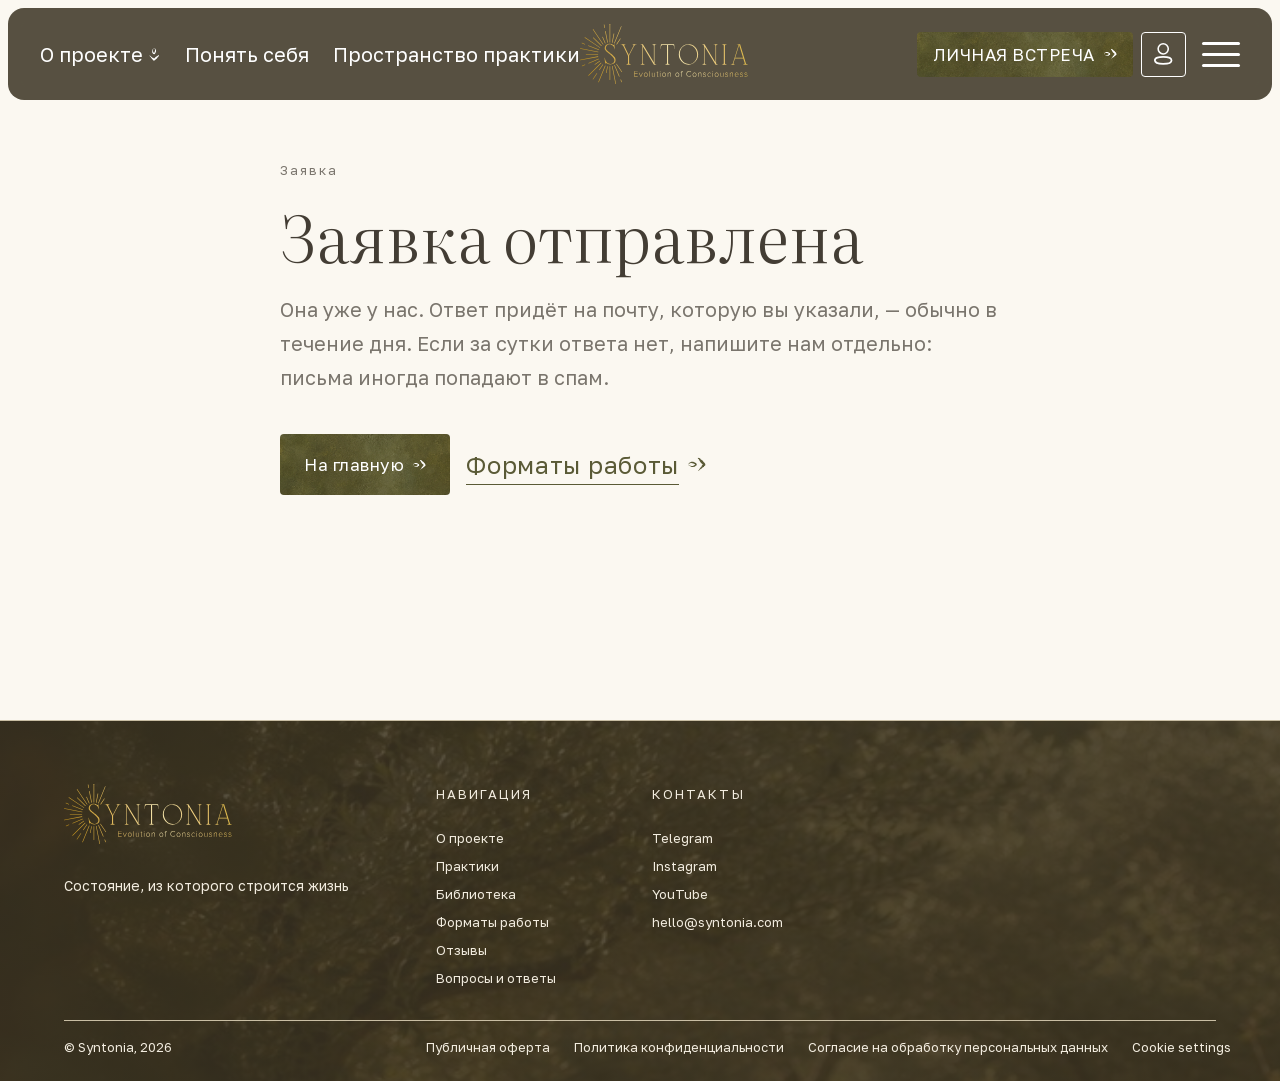
<file: spasibo.html>
<!DOCTYPE html><html lang="ru" data-enhancements="on"><head><meta charset="utf-8"><meta name="viewport" content="width=device-width, initial-scale=1"><title>Заявка отправлена — Syntonia</title><meta name="description" content="Заявка ушла, ответ придёт на почту."><meta name="robots" content="noindex, nofollow"><link rel="stylesheet" href="/fonts/fonts.css"><link rel="stylesheet" href="/_astro/Footer.DOhKytZM.css"><style>.page[data-astro-cid-nskgwlfo]{position:relative}.thanks[data-astro-cid-nskgwlfo]{background:var(--color-bg-page);justify-content:center;min-height:720px;padding:160px 80px 120px;display:flex}.thanks__inner[data-astro-cid-nskgwlfo]{width:720px}.thanks__eyebrow[data-astro-cid-nskgwlfo]{color:var(--color-text-secondary);letter-spacing:.16em;margin:0 0 24px}.thanks__title[data-astro-cid-nskgwlfo]{color:var(--color-text-primary);margin:0 0 24px}.thanks__text[data-astro-cid-nskgwlfo]{color:var(--color-text-secondary);margin:0 0 40px}.thanks__actions[data-astro-cid-nskgwlfo]{align-items:center;gap:16px;display:flex}
.btn-quiet[data-astro-cid-56rkwa7u]{align-items:center;gap:var(--space-s);color:var(--color-accent);transition:opacity var(--motion-fast) var(--ease-out);display:inline-flex}.btn-quiet[data-astro-cid-56rkwa7u]:hover{opacity:.7}@media (prefers-reduced-motion:reduce){.btn-quiet[data-astro-cid-56rkwa7u]{transition:none}}.btn-quiet__label[data-astro-cid-56rkwa7u]{box-shadow:inset 0 -1px}
</style></head><body><main class="page" data-astro-cid-nskgwlfo><section class="header" id="home-header" data-figma-node="79:104" data-overlay style="--header-top: 8px" data-astro-cid-nen7h5rs><div class="header__inner" data-figma-node="I79:104;167:642" data-astro-cid-nen7h5rs><nav class="header__nav" data-figma-node="I79:104;167:643" data-astro-cid-nen7h5rs><details class="header__dropdown" data-figma-node="I79:104;167:644" data-dropdown data-astro-cid-nen7h5rs><summary class="header__dropdown-button" data-astro-cid-nen7h5rs><span class="header__link t-body" data-figma-node="I79:104;167:645" data-astro-cid-nen7h5rs>О проекте</span><img class="header__chevron" data-figma-node="I79:104;760:560" src="/svg/arrow-quiet-white-down.svg" alt="" width="14" height="14" data-astro-cid-nen7h5rs></summary><ul class="header__menu" data-invented="header-dropdown-open" data-astro-cid-nen7h5rs><li data-astro-cid-nen7h5rs><a class="header__menu-link t-body" href="/masters.html" data-astro-cid-nen7h5rs>Мастера</a></li><li data-astro-cid-nen7h5rs><a class="header__menu-link t-body" href="/method.html" data-astro-cid-nen7h5rs>Метод</a></li><li data-astro-cid-nen7h5rs><a class="header__menu-link t-body" href="/library.html" data-astro-cid-nen7h5rs>Библиотека</a></li></ul></details><a class="header__link t-body" href="/quiz.html" data-figma-node="I79:104;167:647" data-astro-cid-nen7h5rs>Понять себя</a><a class="header__link t-body" href="/practice.html" data-figma-node="I79:104;167:648" data-astro-cid-nen7h5rs>Пространство практики</a></nav><a class="header__logo" href="/" aria-label="Syntonia — на главную" data-astro-cid-nen7h5rs><img data-figma-node="I79:104;167:650" src="/svg/logo-evolution.svg" alt="Syntonia" width="168" height="60" data-astro-cid-nen7h5rs></a><div class="header__actions" data-figma-node="I79:104;167:651" data-astro-cid-nen7h5rs><div class="header__btn-group" data-figma-node="I79:104;167:652" data-astro-cid-nen7h5rs><a class="btn-primary btn-primary--light btn-primary--l btn-primary--compact" href="/booking.html" data-figma-node="I79:104;167:653" data-astro-cid-tkbyowkm><span class="btn-primary__label t-button-caps" data-astro-cid-tkbyowkm>личная встреча</span><span class="arrow-quiet" style="--arrow-size:14px" data-astro-cid-lflwkbik><svg width="14" height="14" viewBox="0 0 14 14" fill="none" xmlns="http://www.w3.org/2000/svg">
<path d="M6.41079 7.97383C6.09879 8.10578 6.07469 8.56405 5.66384 8.67981C5.26001 8.77996 5.14753 8.62202 4.72544 8.76564C4.52693 8.82741 4.31378 8.83851 4.12629 8.83218C3.8987 8.82522 3.7202 8.78944 3.60874 8.81138C3.39879 8.84588 3.40799 8.64639 3.1355 8.62247C2.86126 8.58988 2.71063 8.50193 2.51729 8.35673C2.31681 8.21752 1.72683 7.84204 1.49882 7.70925C1.26208 7.58702 1.10895 7.28965 1.05767 7.1135C1.04091 7.0592 1.03844 7.01068 1.04416 6.97552C1.0466 6.96082 1.05394 6.95464 1.06084 6.95466C1.06084 6.95466 1.06084 6.95466 1.06084 6.95466C1.06084 6.95466 1.06085 6.95466 1.06085 6.95466C1.06085 6.95466 1.06085 6.95466 1.06085 6.95466C1.06956 6.9548 1.07776 6.96356 1.08059 6.97969C1.09339 7.06016 1.16457 7.16662 1.28725 7.25198C1.52089 7.39544 1.49179 7.4731 1.82198 7.64908C2.16068 7.81065 2.39823 7.81677 2.77616 8.01202C3.16739 8.20042 3.32731 7.95922 3.85482 8.13805C3.93694 8.16306 4.00924 8.17324 4.07207 8.17246C4.45119 8.15686 4.51981 7.87365 4.92244 7.65141C5.38837 7.40437 6.07663 7.09233 6.06673 6.95466C6.06833 6.93849 6.05959 6.93494 6.05311 6.95466C6.06424 7.10875 6.03439 6.99469 5.91593 6.9172C5.80406 6.82878 5.65098 6.72588 5.49146 6.61491C5.09692 6.34025 4.46111 6.27428 3.99282 6.10811C3.93711 6.08824 3.87818 6.06933 3.81852 6.05274C3.7463 6.03237 3.67043 6.01477 3.60055 6.00223C3.18399 5.93944 2.65353 6.00963 2.37874 6.06115C2.00203 6.13443 1.90625 6.17579 1.62314 6.39739C1.46771 6.53009 1.21155 6.66862 1.09584 6.88076C1.05542 6.99106 1.02087 6.97842 1.03267 6.83167C1.07128 6.62271 1.20577 6.51622 1.23127 6.39954C1.29209 6.16458 1.32572 6.03765 1.57603 5.94248C1.82694 5.86262 1.83122 5.6187 1.97405 5.55535C2.12497 5.50678 2.14484 5.59479 2.84302 5.22302C3.08327 5.10476 3.30803 5.02756 3.51563 4.98319C3.65316 4.95543 3.77497 4.94483 3.88039 4.9403C4.12342 4.93143 4.29784 4.9493 4.44211 4.96409C4.76212 4.9939 5.3137 5.30888 5.76722 5.48266C5.96243 5.55577 6.22836 5.69242 6.49731 5.89149C6.74539 6.1087 7.11425 6.29549 7.18771 6.95466C7.19151 7.14139 7.15324 7.279 7.1238 7.38095C6.88581 7.97568 6.72606 7.80349 6.41079 7.97383Z" fill="currentColor"/>
<path d="M12.747 8.06028C12.4426 8.17401 12.6689 8.72081 12.3417 8.90248C12.0177 9.08722 11.7832 8.93245 11.5258 9.25557C11.2648 9.57514 10.8407 9.73506 10.7797 9.93159C10.7162 10.1256 10.4887 9.92935 10.348 10.1553C10.2057 10.3797 10.0625 10.4598 9.83548 10.5554C9.60667 10.6492 9.06384 11.0946 8.95146 11.34C8.83688 11.5833 8.51277 11.6708 8.36517 11.77C8.31871 11.8003 8.27761 11.8198 8.24323 11.8319C8.22866 11.8371 8.21412 11.8317 8.20419 11.822C8.20419 11.822 8.20419 11.822 8.20419 11.822C8.20419 11.822 8.20418 11.822 8.20418 11.822C8.20418 11.822 8.20418 11.822 8.20418 11.822C8.19183 11.8099 8.18661 11.7908 8.19745 11.7765C8.25006 11.707 8.32019 11.5947 8.37828 11.4378C8.4846 11.1432 8.60524 11.218 8.82118 10.8913C9.03639 10.5638 9.08425 10.2871 9.45812 10.0202C9.83894 9.76018 9.59337 9.37358 10.1999 9.07421C10.8202 8.78829 10.5108 8.3905 10.8697 7.85111C11.115 7.48648 11.5354 7.18578 11.8614 6.94198C11.8657 6.97942 11.8839 6.99645 11.8671 7.00322C11.8414 7.01235 11.8083 7.06222 11.8253 7.11595C11.6281 6.96019 11.4241 6.78098 11.2466 6.56393C10.9039 6.13679 10.2292 5.86582 9.89972 5.34467C9.5722 4.82151 9.11338 4.07757 8.94544 3.68904C8.77651 3.30152 8.73753 3.20484 8.38955 3.02065C8.18958 2.91473 8.01097 2.67014 7.99281 2.32839C7.98372 2.15634 8.11997 2.05865 8.2647 2.09373C8.4761 2.14527 8.5315 2.3079 8.73871 2.23435C9.15205 2.08812 9.30981 2.04421 9.31804 2.38269C9.32839 2.71898 9.7627 2.44006 9.81736 2.58658C9.8722 2.73291 9.66879 2.93676 10.3173 3.30431C10.9613 3.67644 11.2599 3.9359 11.478 4.1031C11.6934 4.27304 11.9239 4.85119 12.2798 5.12329C12.4902 5.28675 12.7737 5.60831 13.0384 5.88035C13.4526 6.28762 13.543 6.84795 13.5372 7.1734C13.5045 7.80213 13.2192 7.89985 12.9573 8.01758C12.8942 8.02228 12.8249 8.03237 12.747 8.06028Z" fill="currentColor"/>
</svg>
</span></a><button class="header__login" type="button" data-figma-node="I79:104;167:654" aria-label="Личный кабинет" data-astro-cid-nen7h5rs><!-- Figma отдаёт SVG 19×22: обводка выходит за контур 17×20.
               Если вписать в 17×20, иконка сжимается до 89 %. --><img src="/svg/profil.svg" alt="" width="19" height="22" data-astro-cid-nen7h5rs></button></div><button class="header__burger" type="button" data-figma-node="I79:104;167:655" aria-label="Меню" aria-expanded="false" data-burger data-astro-cid-nen7h5rs><span class="header__line" data-astro-cid-nen7h5rs></span><span class="header__line" data-astro-cid-nen7h5rs></span><span class="header__line" data-astro-cid-nen7h5rs></span></button></div></div><nav class="header__mobile" data-invented="header-mobile-panel" id="mobile-menu" aria-label="Меню" hidden data-mobile data-astro-cid-nen7h5rs><ul class="header__mobile-list" data-astro-cid-nen7h5rs><li data-astro-cid-nen7h5rs><a class="header__mobile-link t-body" href="/#home-about-founder" data-astro-cid-nen7h5rs>О проекте</a><ul class="header__mobile-sub" data-astro-cid-nen7h5rs><li data-astro-cid-nen7h5rs><a class="header__mobile-link t-body" href="/masters.html" data-astro-cid-nen7h5rs>Мастера</a></li><li data-astro-cid-nen7h5rs><a class="header__mobile-link t-body" href="/method.html" data-astro-cid-nen7h5rs>Метод</a></li><li data-astro-cid-nen7h5rs><a class="header__mobile-link t-body" href="/library.html" data-astro-cid-nen7h5rs>Библиотека</a></li></ul></li><li data-astro-cid-nen7h5rs><a class="header__mobile-link t-body" href="/quiz.html" data-astro-cid-nen7h5rs>Понять себя</a></li><li data-astro-cid-nen7h5rs><a class="header__mobile-link t-body" href="/practice.html" data-astro-cid-nen7h5rs>Пространство практики</a></li></ul></nav></section><script type="module">if(document.documentElement.dataset.enhancements===`on`){let e=document.querySelector(`[data-dropdown]`),t=document.querySelector(`[data-burger]`),n=document.querySelector(`[data-mobile]`);t?.addEventListener(`click`,()=>{let e=t.getAttribute(`aria-expanded`)!==`true`;t.setAttribute(`aria-expanded`,String(e)),n&&(n.hidden=!e),document.documentElement.classList.toggle(`is-menu-open`,e)}),document.addEventListener(`click`,t=>{e?.open&&!e.contains(t.target)&&(e.open=!1)}),document.addEventListener(`keydown`,t=>{t.key===`Escape`&&e?.open&&(e.open=!1,e.querySelector(`summary`)?.focus())}),document.addEventListener(`keydown`,e=>{e.key===`Escape`&&(closeDropdown(),t?.setAttribute(`aria-expanded`,`false`),document.documentElement.classList.remove(`is-menu-open`))})}</script><section class="thanks" data-astro-cid-nskgwlfo><div class="thanks__inner" data-astro-cid-nskgwlfo><p class="thanks__eyebrow t-caption" data-astro-cid-nskgwlfo>Заявка</p><h1 class="thanks__title t-h1" data-astro-cid-nskgwlfo>Заявка отправлена</h1><p class="thanks__text t-body" data-astro-cid-nskgwlfo>Она уже у нас. Ответ придёт на почту, которую вы указали, — обычно в течение дня. Если за сутки ответа нет, напишите нам отдельно: письма иногда попадают в спам.</p><div class="thanks__actions" data-astro-cid-nskgwlfo><a class="btn-primary btn-primary--light btn-primary--l" href="/" data-astro-cid-tkbyowkm><span class="btn-primary__label t-button" data-astro-cid-tkbyowkm>На главную</span><span class="arrow-quiet" style="--arrow-size:14px" data-astro-cid-lflwkbik><svg width="14" height="14" viewBox="0 0 14 14" fill="none" xmlns="http://www.w3.org/2000/svg">
<path d="M6.41079 7.97383C6.09879 8.10578 6.07469 8.56405 5.66384 8.67981C5.26001 8.77996 5.14753 8.62202 4.72544 8.76564C4.52693 8.82741 4.31378 8.83851 4.12629 8.83218C3.8987 8.82522 3.7202 8.78944 3.60874 8.81138C3.39879 8.84588 3.40799 8.64639 3.1355 8.62247C2.86126 8.58988 2.71063 8.50193 2.51729 8.35673C2.31681 8.21752 1.72683 7.84204 1.49882 7.70925C1.26208 7.58702 1.10895 7.28965 1.05767 7.1135C1.04091 7.0592 1.03844 7.01068 1.04416 6.97552C1.0466 6.96082 1.05394 6.95464 1.06084 6.95466C1.06084 6.95466 1.06084 6.95466 1.06084 6.95466C1.06084 6.95466 1.06085 6.95466 1.06085 6.95466C1.06085 6.95466 1.06085 6.95466 1.06085 6.95466C1.06956 6.9548 1.07776 6.96356 1.08059 6.97969C1.09339 7.06016 1.16457 7.16662 1.28725 7.25198C1.52089 7.39544 1.49179 7.4731 1.82198 7.64908C2.16068 7.81065 2.39823 7.81677 2.77616 8.01202C3.16739 8.20042 3.32731 7.95922 3.85482 8.13805C3.93694 8.16306 4.00924 8.17324 4.07207 8.17246C4.45119 8.15686 4.51981 7.87365 4.92244 7.65141C5.38837 7.40437 6.07663 7.09233 6.06673 6.95466C6.06833 6.93849 6.05959 6.93494 6.05311 6.95466C6.06424 7.10875 6.03439 6.99469 5.91593 6.9172C5.80406 6.82878 5.65098 6.72588 5.49146 6.61491C5.09692 6.34025 4.46111 6.27428 3.99282 6.10811C3.93711 6.08824 3.87818 6.06933 3.81852 6.05274C3.7463 6.03237 3.67043 6.01477 3.60055 6.00223C3.18399 5.93944 2.65353 6.00963 2.37874 6.06115C2.00203 6.13443 1.90625 6.17579 1.62314 6.39739C1.46771 6.53009 1.21155 6.66862 1.09584 6.88076C1.05542 6.99106 1.02087 6.97842 1.03267 6.83167C1.07128 6.62271 1.20577 6.51622 1.23127 6.39954C1.29209 6.16458 1.32572 6.03765 1.57603 5.94248C1.82694 5.86262 1.83122 5.6187 1.97405 5.55535C2.12497 5.50678 2.14484 5.59479 2.84302 5.22302C3.08327 5.10476 3.30803 5.02756 3.51563 4.98319C3.65316 4.95543 3.77497 4.94483 3.88039 4.9403C4.12342 4.93143 4.29784 4.9493 4.44211 4.96409C4.76212 4.9939 5.3137 5.30888 5.76722 5.48266C5.96243 5.55577 6.22836 5.69242 6.49731 5.89149C6.74539 6.1087 7.11425 6.29549 7.18771 6.95466C7.19151 7.14139 7.15324 7.279 7.1238 7.38095C6.88581 7.97568 6.72606 7.80349 6.41079 7.97383Z" fill="currentColor"/>
<path d="M12.747 8.06028C12.4426 8.17401 12.6689 8.72081 12.3417 8.90248C12.0177 9.08722 11.7832 8.93245 11.5258 9.25557C11.2648 9.57514 10.8407 9.73506 10.7797 9.93159C10.7162 10.1256 10.4887 9.92935 10.348 10.1553C10.2057 10.3797 10.0625 10.4598 9.83548 10.5554C9.60667 10.6492 9.06384 11.0946 8.95146 11.34C8.83688 11.5833 8.51277 11.6708 8.36517 11.77C8.31871 11.8003 8.27761 11.8198 8.24323 11.8319C8.22866 11.8371 8.21412 11.8317 8.20419 11.822C8.20419 11.822 8.20419 11.822 8.20419 11.822C8.20419 11.822 8.20418 11.822 8.20418 11.822C8.20418 11.822 8.20418 11.822 8.20418 11.822C8.19183 11.8099 8.18661 11.7908 8.19745 11.7765C8.25006 11.707 8.32019 11.5947 8.37828 11.4378C8.4846 11.1432 8.60524 11.218 8.82118 10.8913C9.03639 10.5638 9.08425 10.2871 9.45812 10.0202C9.83894 9.76018 9.59337 9.37358 10.1999 9.07421C10.8202 8.78829 10.5108 8.3905 10.8697 7.85111C11.115 7.48648 11.5354 7.18578 11.8614 6.94198C11.8657 6.97942 11.8839 6.99645 11.8671 7.00322C11.8414 7.01235 11.8083 7.06222 11.8253 7.11595C11.6281 6.96019 11.4241 6.78098 11.2466 6.56393C10.9039 6.13679 10.2292 5.86582 9.89972 5.34467C9.5722 4.82151 9.11338 4.07757 8.94544 3.68904C8.77651 3.30152 8.73753 3.20484 8.38955 3.02065C8.18958 2.91473 8.01097 2.67014 7.99281 2.32839C7.98372 2.15634 8.11997 2.05865 8.2647 2.09373C8.4761 2.14527 8.5315 2.3079 8.73871 2.23435C9.15205 2.08812 9.30981 2.04421 9.31804 2.38269C9.32839 2.71898 9.7627 2.44006 9.81736 2.58658C9.8722 2.73291 9.66879 2.93676 10.3173 3.30431C10.9613 3.67644 11.2599 3.9359 11.478 4.1031C11.6934 4.27304 11.9239 4.85119 12.2798 5.12329C12.4902 5.28675 12.7737 5.60831 13.0384 5.88035C13.4526 6.28762 13.543 6.84795 13.5372 7.1734C13.5045 7.80213 13.2192 7.89985 12.9573 8.01758C12.8942 8.02228 12.8249 8.03237 12.747 8.06028Z" fill="currentColor"/>
</svg>
</span></a><a class="btn-quiet" href="/booking.html" data-astro-cid-56rkwa7u><span class="btn-quiet__label t-button-m" data-astro-cid-56rkwa7u>Форматы работы</span><span class="arrow-quiet" style="--arrow-size:19px" data-astro-cid-lflwkbik><svg width="14" height="14" viewBox="0 0 14 14" fill="none" xmlns="http://www.w3.org/2000/svg">
<path d="M6.41079 7.97383C6.09879 8.10578 6.07469 8.56405 5.66384 8.67981C5.26001 8.77996 5.14753 8.62202 4.72544 8.76564C4.52693 8.82741 4.31378 8.83851 4.12629 8.83218C3.8987 8.82522 3.7202 8.78944 3.60874 8.81138C3.39879 8.84588 3.40799 8.64639 3.1355 8.62247C2.86126 8.58988 2.71063 8.50193 2.51729 8.35673C2.31681 8.21752 1.72683 7.84204 1.49882 7.70925C1.26208 7.58702 1.10895 7.28965 1.05767 7.1135C1.04091 7.0592 1.03844 7.01068 1.04416 6.97552C1.0466 6.96082 1.05394 6.95464 1.06084 6.95466C1.06084 6.95466 1.06084 6.95466 1.06084 6.95466C1.06084 6.95466 1.06085 6.95466 1.06085 6.95466C1.06085 6.95466 1.06085 6.95466 1.06085 6.95466C1.06956 6.9548 1.07776 6.96356 1.08059 6.97969C1.09339 7.06016 1.16457 7.16662 1.28725 7.25198C1.52089 7.39544 1.49179 7.4731 1.82198 7.64908C2.16068 7.81065 2.39823 7.81677 2.77616 8.01202C3.16739 8.20042 3.32731 7.95922 3.85482 8.13805C3.93694 8.16306 4.00924 8.17324 4.07207 8.17246C4.45119 8.15686 4.51981 7.87365 4.92244 7.65141C5.38837 7.40437 6.07663 7.09233 6.06673 6.95466C6.06833 6.93849 6.05959 6.93494 6.05311 6.95466C6.06424 7.10875 6.03439 6.99469 5.91593 6.9172C5.80406 6.82878 5.65098 6.72588 5.49146 6.61491C5.09692 6.34025 4.46111 6.27428 3.99282 6.10811C3.93711 6.08824 3.87818 6.06933 3.81852 6.05274C3.7463 6.03237 3.67043 6.01477 3.60055 6.00223C3.18399 5.93944 2.65353 6.00963 2.37874 6.06115C2.00203 6.13443 1.90625 6.17579 1.62314 6.39739C1.46771 6.53009 1.21155 6.66862 1.09584 6.88076C1.05542 6.99106 1.02087 6.97842 1.03267 6.83167C1.07128 6.62271 1.20577 6.51622 1.23127 6.39954C1.29209 6.16458 1.32572 6.03765 1.57603 5.94248C1.82694 5.86262 1.83122 5.6187 1.97405 5.55535C2.12497 5.50678 2.14484 5.59479 2.84302 5.22302C3.08327 5.10476 3.30803 5.02756 3.51563 4.98319C3.65316 4.95543 3.77497 4.94483 3.88039 4.9403C4.12342 4.93143 4.29784 4.9493 4.44211 4.96409C4.76212 4.9939 5.3137 5.30888 5.76722 5.48266C5.96243 5.55577 6.22836 5.69242 6.49731 5.89149C6.74539 6.1087 7.11425 6.29549 7.18771 6.95466C7.19151 7.14139 7.15324 7.279 7.1238 7.38095C6.88581 7.97568 6.72606 7.80349 6.41079 7.97383Z" fill="currentColor"/>
<path d="M12.747 8.06028C12.4426 8.17401 12.6689 8.72081 12.3417 8.90248C12.0177 9.08722 11.7832 8.93245 11.5258 9.25557C11.2648 9.57514 10.8407 9.73506 10.7797 9.93159C10.7162 10.1256 10.4887 9.92935 10.348 10.1553C10.2057 10.3797 10.0625 10.4598 9.83548 10.5554C9.60667 10.6492 9.06384 11.0946 8.95146 11.34C8.83688 11.5833 8.51277 11.6708 8.36517 11.77C8.31871 11.8003 8.27761 11.8198 8.24323 11.8319C8.22866 11.8371 8.21412 11.8317 8.20419 11.822C8.20419 11.822 8.20419 11.822 8.20419 11.822C8.20419 11.822 8.20418 11.822 8.20418 11.822C8.20418 11.822 8.20418 11.822 8.20418 11.822C8.19183 11.8099 8.18661 11.7908 8.19745 11.7765C8.25006 11.707 8.32019 11.5947 8.37828 11.4378C8.4846 11.1432 8.60524 11.218 8.82118 10.8913C9.03639 10.5638 9.08425 10.2871 9.45812 10.0202C9.83894 9.76018 9.59337 9.37358 10.1999 9.07421C10.8202 8.78829 10.5108 8.3905 10.8697 7.85111C11.115 7.48648 11.5354 7.18578 11.8614 6.94198C11.8657 6.97942 11.8839 6.99645 11.8671 7.00322C11.8414 7.01235 11.8083 7.06222 11.8253 7.11595C11.6281 6.96019 11.4241 6.78098 11.2466 6.56393C10.9039 6.13679 10.2292 5.86582 9.89972 5.34467C9.5722 4.82151 9.11338 4.07757 8.94544 3.68904C8.77651 3.30152 8.73753 3.20484 8.38955 3.02065C8.18958 2.91473 8.01097 2.67014 7.99281 2.32839C7.98372 2.15634 8.11997 2.05865 8.2647 2.09373C8.4761 2.14527 8.5315 2.3079 8.73871 2.23435C9.15205 2.08812 9.30981 2.04421 9.31804 2.38269C9.32839 2.71898 9.7627 2.44006 9.81736 2.58658C9.8722 2.73291 9.66879 2.93676 10.3173 3.30431C10.9613 3.67644 11.2599 3.9359 11.478 4.1031C11.6934 4.27304 11.9239 4.85119 12.2798 5.12329C12.4902 5.28675 12.7737 5.60831 13.0384 5.88035C13.4526 6.28762 13.543 6.84795 13.5372 7.1734C13.5045 7.80213 13.2192 7.89985 12.9573 8.01758C12.8942 8.02228 12.8249 8.03237 12.747 8.06028Z" fill="currentColor"/>
</svg>
</span></a></div></div></section><footer class="footer" id="home-footer" data-figma-node="148:561" data-astro-cid-jo6i4kqk><div class="footer__inner" data-figma-node="I148:561;146:404" data-astro-cid-jo6i4kqk><div class="footer__top" data-figma-node="I148:561;148:442" data-astro-cid-jo6i4kqk><div class="footer__brand" data-figma-node="I148:561;146:405" data-astro-cid-jo6i4kqk><img class="footer__logo" data-figma-node="I148:561;147:417 I148:561;147:417;28:2051" src="/svg/logo-evolution.svg" alt="Syntonia" width="168" height="60" data-astro-cid-jo6i4kqk><p class="footer__tagline t-body-s" data-figma-node="I148:561;147:421" data-astro-cid-jo6i4kqk>Состояние, из которого строится жизнь</p></div><nav class="footer__col" data-figma-node="I148:561;146:406" aria-label="Навигация в подвале" data-astro-cid-jo6i4kqk><p class="footer__title t-eyebrow-xs" data-figma-node="I148:561;147:422" data-astro-cid-jo6i4kqk>навигация</p><div class="footer__links" data-figma-node="I148:561;148:431" data-astro-cid-jo6i4kqk><a class="footer__link t-caption" href="/#home-about-founder" data-figma-node="I148:561;148:425" data-astro-cid-jo6i4kqk>О проекте</a><a class="footer__link t-caption" href="/practice.html" data-figma-node="I148:561;148:426" data-astro-cid-jo6i4kqk>Практики</a><a class="footer__link t-caption" href="/library.html" data-figma-node="I148:561;148:427" data-astro-cid-jo6i4kqk>Библиотека</a><a class="footer__link t-caption" href="/booking.html" data-figma-node="I148:561;148:428" data-astro-cid-jo6i4kqk>Форматы работы</a><a class="footer__link t-caption" href="/#home-voices" data-figma-node="I148:561;148:429" data-astro-cid-jo6i4kqk>Отзывы</a><a class="footer__link t-caption" href="/#home-faq" data-figma-node="I148:561;148:430" data-astro-cid-jo6i4kqk>Вопросы и ответы</a></div></nav><nav class="footer__col" data-figma-node="I148:561;148:432" aria-label="Контакты" data-astro-cid-jo6i4kqk><p class="footer__title t-eyebrow-xs" data-figma-node="I148:561;148:433" data-astro-cid-jo6i4kqk>контакты</p><div class="footer__links" data-figma-node="I148:561;148:434" data-astro-cid-jo6i4kqk><a class="footer__link t-caption" href="/404.html" data-figma-node="I148:561;148:435" data-astro-cid-jo6i4kqk>Telegram</a><a class="footer__link t-caption" href="/404.html" data-figma-node="I148:561;148:436" data-astro-cid-jo6i4kqk>Instagram</a><a class="footer__link t-caption" href="/404.html" data-figma-node="I148:561;148:437" data-astro-cid-jo6i4kqk>YouTube</a><a class="footer__link t-caption" href="/404.html" data-figma-node="I148:561;148:438" data-astro-cid-jo6i4kqk>hello@syntonia.com</a></div></nav></div><div class="footer__divider" data-figma-node="I148:561;148:441" data-astro-cid-jo6i4kqk></div><div class="footer__bottom" data-figma-node="I148:561;148:443" data-astro-cid-jo6i4kqk><p class="footer__copy t-caption" data-figma-node="I148:561;148:444" data-astro-cid-jo6i4kqk>© Syntonia, 2026</p><div class="footer__legal" data-figma-node="I148:561;148:449" data-astro-cid-jo6i4kqk><a class="footer__link t-caption" href="/404.html" data-figma-node="I148:561;148:445" data-astro-cid-jo6i4kqk>Публичная оферта</a><a class="footer__link t-caption" href="/404.html" data-figma-node="I148:561;148:446" data-astro-cid-jo6i4kqk>Политика конфиденциальности</a><a class="footer__link t-caption" href="/404.html" data-figma-node="I148:561;148:447" data-astro-cid-jo6i4kqk>Согласие на обработку персональных данных</a><a class="footer__link t-caption" href="/404.html" data-figma-node="I148:561;148:448" data-astro-cid-jo6i4kqk>Cookie settings</a></div></div></div></footer></main></body></html>
</file>
<file: fonts/fonts.css>
/* Сгенерировано tools/fonts.mjs из текстовых стилей живого файла. Не править руками. */

@font-face {
  font-family: 'Literata';
  font-style: normal;
  font-weight: 300;
  font-display: swap;
  src: url('literata-300-cyrillic-ext.woff2') format('woff2');
  unicode-range: U+0460-052F, U+1C80-1C8A, U+20B4, U+2DE0-2DFF, U+A640-A69F, U+FE2E-FE2F;
}

@font-face {
  font-family: 'Literata';
  font-style: normal;
  font-weight: 300;
  font-display: swap;
  src: url('literata-300-cyrillic.woff2') format('woff2');
  unicode-range: U+0301, U+0400-045F, U+0490-0491, U+04B0-04B1, U+2116;
}

@font-face {
  font-family: 'Literata';
  font-style: normal;
  font-weight: 300;
  font-display: swap;
  src: url('literata-300-greek-ext.woff2') format('woff2');
  unicode-range: U+1F00-1FFF;
}

@font-face {
  font-family: 'Literata';
  font-style: normal;
  font-weight: 300;
  font-display: swap;
  src: url('literata-300-greek.woff2') format('woff2');
  unicode-range: U+0370-0377, U+037A-037F, U+0384-038A, U+038C, U+038E-03A1, U+03A3-03FF;
}

@font-face {
  font-family: 'Literata';
  font-style: normal;
  font-weight: 300;
  font-display: swap;
  src: url('literata-300-vietnamese.woff2') format('woff2');
  unicode-range: U+0102-0103, U+0110-0111, U+0128-0129, U+0168-0169, U+01A0-01A1, U+01AF-01B0, U+0300-0301, U+0303-0304, U+0308-0309, U+0323, U+0329, U+1EA0-1EF9, U+20AB;
}

@font-face {
  font-family: 'Literata';
  font-style: normal;
  font-weight: 300;
  font-display: swap;
  src: url('literata-300-latin-ext.woff2') format('woff2');
  unicode-range: U+0100-02BA, U+02BD-02C5, U+02C7-02CC, U+02CE-02D7, U+02DD-02FF, U+0304, U+0308, U+0329, U+1D00-1DBF, U+1E00-1E9F, U+1EF2-1EFF, U+2020, U+20A0-20AB, U+20AD-20C4, U+2113, U+2C60-2C7F, U+A720-A7FF;
}

@font-face {
  font-family: 'Literata';
  font-style: normal;
  font-weight: 300;
  font-display: swap;
  src: url('literata-300-latin.woff2') format('woff2');
  unicode-range: U+0000-00FF, U+0131, U+0152-0153, U+02BB-02BC, U+02C6, U+02DA, U+02DC, U+0304, U+0308, U+0329, U+2000-206F, U+20AC, U+2122, U+2191, U+2193, U+2212, U+2215, U+FEFF, U+FFFD;
}

@font-face {
  font-family: 'Golos Text';
  font-style: normal;
  font-weight: 400;
  font-display: swap;
  src: url('golos-text-400-cyrillic-ext.woff2') format('woff2');
  unicode-range: U+0460-052F, U+1C80-1C8A, U+20B4, U+2DE0-2DFF, U+A640-A69F, U+FE2E-FE2F;
}

@font-face {
  font-family: 'Golos Text';
  font-style: normal;
  font-weight: 400;
  font-display: swap;
  src: url('golos-text-400-cyrillic.woff2') format('woff2');
  unicode-range: U+0301, U+0400-045F, U+0490-0491, U+04B0-04B1, U+2116;
}

@font-face {
  font-family: 'Golos Text';
  font-style: normal;
  font-weight: 400;
  font-display: swap;
  src: url('golos-text-400-latin-ext.woff2') format('woff2');
  unicode-range: U+0100-02BA, U+02BD-02C5, U+02C7-02CC, U+02CE-02D7, U+02DD-02FF, U+0304, U+0308, U+0329, U+1D00-1DBF, U+1E00-1E9F, U+1EF2-1EFF, U+2020, U+20A0-20AB, U+20AD-20C4, U+2113, U+2C60-2C7F, U+A720-A7FF;
}

@font-face {
  font-family: 'Golos Text';
  font-style: normal;
  font-weight: 400;
  font-display: swap;
  src: url('golos-text-400-latin.woff2') format('woff2');
  unicode-range: U+0000-00FF, U+0131, U+0152-0153, U+02BB-02BC, U+02C6, U+02DA, U+02DC, U+0304, U+0308, U+0329, U+2000-206F, U+20AC, U+2122, U+2191, U+2193, U+2212, U+2215, U+FEFF, U+FFFD;
}

@font-face {
  font-family: 'Lora';
  font-style: italic;
  font-weight: 400;
  font-display: swap;
  src: url('lora-400-italic-cyrillic-ext.woff2') format('woff2');
  unicode-range: U+0460-052F, U+1C80-1C8A, U+20B4, U+2DE0-2DFF, U+A640-A69F, U+FE2E-FE2F;
}

@font-face {
  font-family: 'Lora';
  font-style: italic;
  font-weight: 400;
  font-display: swap;
  src: url('lora-400-italic-cyrillic.woff2') format('woff2');
  unicode-range: U+0301, U+0400-045F, U+0490-0491, U+04B0-04B1, U+2116;
}

@font-face {
  font-family: 'Lora';
  font-style: italic;
  font-weight: 400;
  font-display: swap;
  src: url('lora-400-italic-math.woff2') format('woff2');
  unicode-range: U+0302-0303, U+0305, U+0307-0308, U+0310, U+0312, U+0315, U+031A, U+0326-0327, U+032C, U+032F-0330, U+0332-0333, U+0338, U+033A, U+0346, U+034D, U+0391-03A1, U+03A3-03A9, U+03B1-03C9, U+03D1, U+03D5-03D6, U+03F0-03F1, U+03F4-03F5, U+2016-2017, U+2034-2038, U+203C, U+2040, U+2043, U+2047, U+2050, U+2057, U+205F, U+2070-2071, U+2074-209F, U+20D0-20DC, U+20E1, U+20E5-20EF, U+2100-2112, U+2114-2115, U+2117-2121, U+2123-214F, U+2190, U+2192, U+2194-21AE, U+21B0-21E5, U+21F1-21F2, U+21F4-2211, U+2213-2214, U+2216-22FF, U+2308-230B, U+2310, U+2319, U+231C-2321, U+2336-237A, U+237C, U+2395, U+239B-23B7, U+23D0, U+23DC-23E1, U+2474-2475, U+25AF, U+25B3, U+25B7, U+25BD, U+25C1, U+25CA, U+25CC, U+25FB, U+266D-266F, U+27C0-27FF, U+2900-2AFF, U+2B0E-2B11, U+2B30-2B4C, U+2BFE, U+3030, U+FF5B, U+FF5D, U+1D400-1D7FF, U+1EE00-1EEFF;
}

@font-face {
  font-family: 'Lora';
  font-style: italic;
  font-weight: 400;
  font-display: swap;
  src: url('lora-400-italic-symbols.woff2') format('woff2');
  unicode-range: U+0001-000C, U+000E-001F, U+007F-009F, U+20DD-20E0, U+20E2-20E4, U+2150-218F, U+2190, U+2192, U+2194-2199, U+21AF, U+21E6-21F0, U+21F3, U+2218-2219, U+2299, U+22C4-22C6, U+2300-243F, U+2440-244A, U+2460-24FF, U+25A0-27BF, U+2800-28FF, U+2921-2922, U+2981, U+29BF, U+29EB, U+2B00-2BFF, U+4DC0-4DFF, U+FFF9-FFFB, U+10140-1018E, U+10190-1019C, U+101A0, U+101D0-101FD, U+102E0-102FB, U+10E60-10E7E, U+1D2C0-1D2D3, U+1D2E0-1D37F, U+1F000-1F0FF, U+1F100-1F1AE, U+1F1E6-1F1FF, U+1F30D-1F30F, U+1F315, U+1F31C, U+1F31E, U+1F320-1F32C, U+1F336, U+1F378, U+1F37D, U+1F382, U+1F393-1F39F, U+1F3A7-1F3A8, U+1F3AC-1F3AF, U+1F3C2, U+1F3C4-1F3C6, U+1F3CA-1F3CE, U+1F3D4-1F3E0, U+1F3ED, U+1F3F1-1F3F3, U+1F3F5-1F3F7, U+1F408, U+1F415, U+1F41F, U+1F426, U+1F43F, U+1F441-1F442, U+1F444, U+1F446-1F449, U+1F44C-1F44E, U+1F453, U+1F46A, U+1F47D, U+1F4A3, U+1F4B0, U+1F4B3, U+1F4B9, U+1F4BB, U+1F4BF, U+1F4C8-1F4CB, U+1F4D6, U+1F4DA, U+1F4DF, U+1F4E3-1F4E6, U+1F4EA-1F4ED, U+1F4F7, U+1F4F9-1F4FB, U+1F4FD-1F4FE, U+1F503, U+1F507-1F50B, U+1F50D, U+1F512-1F513, U+1F53E-1F54A, U+1F54F-1F5FA, U+1F610, U+1F650-1F67F, U+1F687, U+1F68D, U+1F691, U+1F694, U+1F698, U+1F6AD, U+1F6B2, U+1F6B9-1F6BA, U+1F6BC, U+1F6C6-1F6CF, U+1F6D3-1F6D7, U+1F6E0-1F6EA, U+1F6F0-1F6F3, U+1F6F7-1F6FC, U+1F700-1F80B, U+1F810-1F847, U+1F850-1F859, U+1F860-1F887, U+1F890-1F8AD, U+1F8B0-1F8BB, U+1F8C0-1F8C1, U+1F8D0-1F8D8, U+1F900-1F90B, U+1F93B, U+1F946, U+1F984, U+1F996, U+1F9E9, U+1FA00-1FA6F, U+1FA70-1FA7C, U+1FA80-1FAC6, U+1FAC8, U+1FACC-1FADD, U+1FADF-1FAEB, U+1FAEF-1FAFA, U+1FB00-1FBFF;
}

@font-face {
  font-family: 'Lora';
  font-style: italic;
  font-weight: 400;
  font-display: swap;
  src: url('lora-400-italic-vietnamese.woff2') format('woff2');
  unicode-range: U+0102-0103, U+0110-0111, U+0128-0129, U+0168-0169, U+01A0-01A1, U+01AF-01B0, U+0300-0301, U+0303-0304, U+0308-0309, U+0323, U+0329, U+1EA0-1EF9, U+20AB;
}

@font-face {
  font-family: 'Lora';
  font-style: italic;
  font-weight: 400;
  font-display: swap;
  src: url('lora-400-italic-latin-ext.woff2') format('woff2');
  unicode-range: U+0100-02BA, U+02BD-02C5, U+02C7-02CC, U+02CE-02D7, U+02DD-02FF, U+0304, U+0308, U+0329, U+1D00-1DBF, U+1E00-1E9F, U+1EF2-1EFF, U+2020, U+20A0-20AB, U+20AD-20C4, U+2113, U+2C60-2C7F, U+A720-A7FF;
}

@font-face {
  font-family: 'Lora';
  font-style: italic;
  font-weight: 400;
  font-display: swap;
  src: url('lora-400-italic-latin.woff2') format('woff2');
  unicode-range: U+0000-00FF, U+0131, U+0152-0153, U+02BB-02BC, U+02C6, U+02DA, U+02DC, U+0304, U+0308, U+0329, U+2000-206F, U+20AC, U+2122, U+2191, U+2193, U+2212, U+2215, U+FEFF, U+FFFD;
}

@font-face {
  font-family: 'Hurricane';
  font-style: normal;
  font-weight: 400;
  font-display: swap;
  src: url('hurricane-400-vietnamese.woff2') format('woff2');
  unicode-range: U+0102-0103, U+0110-0111, U+0128-0129, U+0168-0169, U+01A0-01A1, U+01AF-01B0, U+0300-0301, U+0303-0304, U+0308-0309, U+0323, U+0329, U+1EA0-1EF9, U+20AB;
}

@font-face {
  font-family: 'Hurricane';
  font-style: normal;
  font-weight: 400;
  font-display: swap;
  src: url('hurricane-400-latin-ext.woff2') format('woff2');
  unicode-range: U+0100-02BA, U+02BD-02C5, U+02C7-02CC, U+02CE-02D7, U+02DD-02FF, U+0304, U+0308, U+0329, U+1D00-1DBF, U+1E00-1E9F, U+1EF2-1EFF, U+2020, U+20A0-20AB, U+20AD-20C4, U+2113, U+2C60-2C7F, U+A720-A7FF;
}

@font-face {
  font-family: 'Hurricane';
  font-style: normal;
  font-weight: 400;
  font-display: swap;
  src: url('hurricane-400-latin.woff2') format('woff2');
  unicode-range: U+0000-00FF, U+0131, U+0152-0153, U+02BB-02BC, U+02C6, U+02DA, U+02DC, U+0304, U+0308, U+0329, U+2000-206F, U+20AC, U+2122, U+2191, U+2193, U+2212, U+2215, U+FEFF, U+FFFD;
}

@font-face {
  font-family: 'Great Vibes';
  font-style: normal;
  font-weight: 400;
  font-display: swap;
  src: url('great-vibes-400-cyrillic-ext.woff2') format('woff2');
  unicode-range: U+0460-052F, U+1C80-1C8A, U+20B4, U+2DE0-2DFF, U+A640-A69F, U+FE2E-FE2F;
}

@font-face {
  font-family: 'Great Vibes';
  font-style: normal;
  font-weight: 400;
  font-display: swap;
  src: url('great-vibes-400-cyrillic.woff2') format('woff2');
  unicode-range: U+0301, U+0400-045F, U+0490-0491, U+04B0-04B1, U+2116;
}

@font-face {
  font-family: 'Great Vibes';
  font-style: normal;
  font-weight: 400;
  font-display: swap;
  src: url('great-vibes-400-greek-ext.woff2') format('woff2');
  unicode-range: U+1F00-1FFF;
}

@font-face {
  font-family: 'Great Vibes';
  font-style: normal;
  font-weight: 400;
  font-display: swap;
  src: url('great-vibes-400-vietnamese.woff2') format('woff2');
  unicode-range: U+0102-0103, U+0110-0111, U+0128-0129, U+0168-0169, U+01A0-01A1, U+01AF-01B0, U+0300-0301, U+0303-0304, U+0308-0309, U+0323, U+0329, U+1EA0-1EF9, U+20AB;
}

@font-face {
  font-family: 'Great Vibes';
  font-style: normal;
  font-weight: 400;
  font-display: swap;
  src: url('great-vibes-400-latin-ext.woff2') format('woff2');
  unicode-range: U+0100-02BA, U+02BD-02C5, U+02C7-02CC, U+02CE-02D7, U+02DD-02FF, U+0304, U+0308, U+0329, U+1D00-1DBF, U+1E00-1E9F, U+1EF2-1EFF, U+2020, U+20A0-20AB, U+20AD-20C4, U+2113, U+2C60-2C7F, U+A720-A7FF;
}

@font-face {
  font-family: 'Great Vibes';
  font-style: normal;
  font-weight: 400;
  font-display: swap;
  src: url('great-vibes-400-latin.woff2') format('woff2');
  unicode-range: U+0000-00FF, U+0131, U+0152-0153, U+02BB-02BC, U+02C6, U+02DA, U+02DC, U+0304, U+0308, U+0329, U+2000-206F, U+20AC, U+2122, U+2191, U+2193, U+2212, U+2215, U+FEFF, U+FFFD;
}

@font-face {
  font-family: 'Golos Text';
  font-style: normal;
  font-weight: 500;
  font-display: swap;
  src: url('golos-text-500-cyrillic-ext.woff2') format('woff2');
  unicode-range: U+0460-052F, U+1C80-1C8A, U+20B4, U+2DE0-2DFF, U+A640-A69F, U+FE2E-FE2F;
}

@font-face {
  font-family: 'Golos Text';
  font-style: normal;
  font-weight: 500;
  font-display: swap;
  src: url('golos-text-500-cyrillic.woff2') format('woff2');
  unicode-range: U+0301, U+0400-045F, U+0490-0491, U+04B0-04B1, U+2116;
}

@font-face {
  font-family: 'Golos Text';
  font-style: normal;
  font-weight: 500;
  font-display: swap;
  src: url('golos-text-500-latin-ext.woff2') format('woff2');
  unicode-range: U+0100-02BA, U+02BD-02C5, U+02C7-02CC, U+02CE-02D7, U+02DD-02FF, U+0304, U+0308, U+0329, U+1D00-1DBF, U+1E00-1E9F, U+1EF2-1EFF, U+2020, U+20A0-20AB, U+20AD-20C4, U+2113, U+2C60-2C7F, U+A720-A7FF;
}

@font-face {
  font-family: 'Golos Text';
  font-style: normal;
  font-weight: 500;
  font-display: swap;
  src: url('golos-text-500-latin.woff2') format('woff2');
  unicode-range: U+0000-00FF, U+0131, U+0152-0153, U+02BB-02BC, U+02C6, U+02DA, U+02DC, U+0304, U+0308, U+0329, U+2000-206F, U+20AC, U+2122, U+2191, U+2193, U+2212, U+2215, U+FEFF, U+FFFD;
}
</file>
<file: _astro/Footer.DOhKytZM.css>
:root{--space-xs:4px;--space-s:8px;--space-m:16px;--space-l:24px;--space-xl:32px;--space-2xl:48px;--space-3xl:64px;--space-4xl:96px;--space-5xl:128px;--radius-s:4px;--radius-m:12px;--radius-l:16px;--radius-xs:2px;--color-text-on-image:#fff;--color-bg-page:#fbf8f1;--color-bg-surface:#f4eee3;--color-bg-muted:#e1d6c6;--color-bg-inverse:#3a3323;--color-text-heading:#3a2214;--color-text-primary:#433d34;--color-text-secondary:#7a756d;--color-text-on-dark:#f3ede0;--color-accent:#5a5a36;--color-accent-hover:#464626;--color-accent-muted:#8a8560;--color-border:#e7e0d4;--color-text-deep:#6b6357;--color-thread:#c9bea4;--color-bg-dark:#2d2822;--color-practice-surface:#f8f8f2;--color-bg-illustration:#fcf8f2;--color-overlay-dark:#0000001f;--color-bg-glass:#ffffff8c;--color-bg-glass-strong:#ffffffbf;--color-bg-glass-light:#ffffff59;--color-bg-header:#3a3323d9;--color-bg-selected:#8a856040;--color-bg-glass-dark:#433d3459;--color-line-on-dark:#c9bea440;--stroke-hairline:4.5px;--container-max:1280px;--font-cormorant-garamond:"Cormorant Garamond", Georgia, serif;--font-golos-text:"Golos Text", -apple-system, BlinkMacSystemFont, "Segoe UI", sans-serif;--font-great-vibes:"Great Vibes", cursive;--font-hurricane:"Hurricane", cursive;--font-literata:"Literata", Georgia, "Times New Roman", serif;--font-lora:"Lora", Georgia, serif}.t-h1{font-family:var(--font-literata);letter-spacing:0;font-size:64px;font-weight:300;line-height:64px}.t-h2{font-family:var(--font-literata);letter-spacing:0;font-size:48px;font-weight:300;line-height:60px}.t-h3{font-family:var(--font-literata);letter-spacing:0;font-size:38px;font-weight:300;line-height:48px}.t-h4{font-family:var(--font-literata);letter-spacing:0;font-size:29px;font-weight:300;line-height:39px}.t-h5{font-family:var(--font-literata);letter-spacing:0;font-size:22px;font-weight:300;line-height:28px}.t-h6{font-family:var(--font-literata);letter-spacing:0;font-size:20px;font-weight:300;line-height:25px}.t-lead{font-family:var(--font-golos-text);letter-spacing:0;font-size:28px;font-weight:400;line-height:48px}.t-body{font-family:var(--font-golos-text);letter-spacing:0;font-size:20px;font-weight:400;line-height:34px}.t-body-s{font-family:var(--font-golos-text);letter-spacing:0;font-size:14px;font-weight:400;line-height:19px}.t-body-tight{font-family:var(--font-golos-text);letter-spacing:0;font-size:20px;font-weight:400;line-height:27px}.t-caption{font-family:var(--font-golos-text);letter-spacing:0;font-size:13px;font-weight:400;line-height:20px}.t-quote{font-family:var(--font-lora);letter-spacing:0;font-size:20px;font-weight:400;line-height:28px}.t-quote-l{font-family:var(--font-lora);letter-spacing:0;font-size:44px;font-weight:400;line-height:62px}.t-quote-founder{font-family:var(--font-lora);letter-spacing:0;font-size:24px;font-weight:400;line-height:34px}.t-signature{font-family:var(--font-hurricane);letter-spacing:.05em;font-size:42px;font-weight:400;line-height:59px}.t-script-s{font-family:var(--font-great-vibes);letter-spacing:0;font-size:27px;font-weight:400;line-height:32px}.t-script-m{font-family:var(--font-great-vibes);letter-spacing:.03em;font-size:42px;font-weight:400;line-height:71px}.t-script-l{font-family:var(--font-great-vibes);letter-spacing:0;font-size:48px;font-weight:400;line-height:82px}.t-script-xl{font-family:var(--font-great-vibes);letter-spacing:0;font-size:55px;font-weight:400;line-height:69px}.t-button{font-family:var(--font-golos-text);letter-spacing:.03em;font-size:17px;font-weight:400;line-height:29px}.t-button-caps{font-family:var(--font-golos-text);letter-spacing:.03em;text-transform:uppercase;font-size:17px;font-weight:400;line-height:29px}.t-button-s{font-family:var(--font-golos-text);letter-spacing:.03em;font-size:11px;font-weight:400;line-height:19px}.t-button-s-caps{font-family:var(--font-golos-text);letter-spacing:.03em;text-transform:uppercase;font-size:11px;font-weight:400;line-height:19px}.t-button-m{font-family:var(--font-golos-text);letter-spacing:.03em;font-size:24px;font-weight:400;line-height:41px}.t-number{font-family:var(--font-lora);letter-spacing:0;font-size:13px;font-weight:400;line-height:20px}.t-eyebrow{font-family:var(--font-golos-text);letter-spacing:.16em;text-transform:uppercase;font-size:20px;font-weight:400;line-height:30px}.t-eyebrow-s{font-family:var(--font-golos-text);letter-spacing:.16em;text-transform:uppercase;font-size:15px;font-weight:500;line-height:23px}.t-eyebrow-xs{font-family:var(--font-golos-text);letter-spacing:.16em;text-transform:uppercase;font-size:13px;font-weight:400;line-height:20px}.t-founder-role{font-family:var(--font-golos-text);letter-spacing:0;font-size:24px;font-weight:400;line-height:32px}.t-founder-acc-title{font-family:var(--font-literata);letter-spacing:0;font-size:25px;font-weight:300;line-height:29px}.t-master-name{font-family:var(--font-literata);letter-spacing:0;font-size:55px;font-weight:300;line-height:69px}.t-more-title{font-family:var(--font-literata);letter-spacing:0;font-size:43px;font-weight:300;line-height:54px}.t-more-text{font-family:var(--font-golos-text);letter-spacing:0;font-size:17px;font-weight:400;line-height:23px}.t-issue-title{font-family:var(--font-literata);letter-spacing:0;font-size:16px;font-weight:300;line-height:20px}*,:before,:after{box-sizing:border-box}html,body{margin:0;padding:0}body{font-family:var(--font-golos-text);color:var(--color-text-primary);background:var(--color-bg-page);-webkit-font-smoothing:antialiased;text-rendering:optimizelegibility;font-size:20px;line-height:34px}img,svg{display:block}a{color:inherit;text-decoration:none}button{font:inherit;color:inherit;cursor:pointer;background:0 0;border:0;margin:0;padding:0}h1,h2,h3,h4,h5,h6,p{margin:0}:focus-visible{outline:2px solid var(--color-accent);outline-offset:2px}:root{--motion-fast:.16s;--motion-base:.26s;--motion-slow:.45s;--ease-out:cubic-bezier(.22, 1, .36, 1);--ease-in-out:cubic-bezier(.4, 0, .2, 1)}a,button,summary,[role=tab],[role=button],input,select,textarea{transition-property:color,background-color,border-color,opacity,box-shadow,fill,stroke;transition-duration:var(--motion-fast);transition-timing-function:var(--ease-out)}@keyframes motion-rise{0%{opacity:0;transform:translateY(-6px)}to{opacity:1;transform:none}}@keyframes motion-fade{0%{opacity:0;transform:translateY(4px)}to{opacity:1;transform:none}}[data-enhancements=on] a[href]{transition-property:opacity;transition-duration:var(--motion-fast);transition-timing-function:var(--ease-out)}[data-enhancements=on] a[href]:hover{opacity:.72}[data-enhancements=on] button:not(:disabled),[data-enhancements=on] [role=button]:not([aria-disabled=true]){transition-property:box-shadow,background-color,border-color,color,opacity;transition-duration:var(--motion-fast);transition-timing-function:var(--ease-out)}[data-enhancements=on] button:not(:disabled):hover,[data-enhancements=on] [role=button]:not([aria-disabled=true]):hover{box-shadow:0 6px 18px #2d28221a}[data-enhancements=on] button:not(:disabled):active,[data-enhancements=on] [role=button]:active{box-shadow:none}[data-enhancements=on] :focus-visible{outline:2px solid var(--color-accent);outline-offset:2px;border-radius:2px}[data-enhancements=on] .jcard:hover,[data-enhancements=on] .pcard:hover,[data-enhancements=on] .fmt:hover{box-shadow:0 10px 28px #2d28221a}[data-enhancements=on] .jcard,[data-enhancements=on] .pcard,[data-enhancements=on] .fmt{transition-property:box-shadow,background-color;transition-duration:var(--motion-base);transition-timing-function:var(--ease-out)}@media (prefers-reduced-motion:reduce){*,:before,:after{scroll-behavior:auto!important;transition-duration:.01ms!important;animation-duration:.01ms!important;animation-iteration-count:1!important}}[data-enhancements=off] *,[data-enhancements=off] :before,[data-enhancements=off] :after{transition-duration:0s!important;animation-duration:0s!important;animation-iteration-count:1!important}@font-face{font-family:Cormorant Garamond;font-style:normal;font-weight:300;font-display:swap;src:url(/fonts/cormorant-garamond-300-cyrillic.woff2)format("woff2");unicode-range:U+301,U+400-45F,U+490-491,U+4B0-4B1,U+2116}@font-face{font-family:Cormorant Garamond;font-style:normal;font-weight:300;font-display:swap;src:url(/fonts/cormorant-garamond-300-latin.woff2)format("woff2");unicode-range:U+??,U+131,U+152-153,U+2BB-2BC,U+2C6,U+2DA,U+2DC,U+304,U+308,U+329,U+2000-206F,U+20AC,U+2122,U+2191,U+2193,U+2212,U+2215,U+FEFF,U+FFFD}@media (width<=768px){[data-enhancements=on] .header{border-radius:0;width:100%!important;height:auto!important;position:relative!important;top:0!important;left:0!important}[data-enhancements=on] .header__inner{border-radius:0;justify-content:space-between;gap:12px;height:auto;padding:12px 16px}[data-enhancements=on] .header__nav{display:none!important}[data-enhancements=on] .header__logo img{width:132px;height:auto}[data-enhancements=on] .header__actions{gap:8px}[data-enhancements=on] .header__actions .btn-primary,[data-enhancements=on] .header__action-label{display:none!important}[data-enhancements=on] .hero{height:auto!important}[data-enhancements=on] .hero__video{flex-direction:column;justify-content:flex-end;align-items:flex-start;gap:24px;padding:24px 16px 32px;min-height:0!important}[data-enhancements=on] .hero__content{gap:20px;width:100%}[data-enhancements=on] .hero__title,[data-enhancements=on] .hero__lead{width:100%}[data-enhancements=on] .hero__play-wrap{align-self:flex-end}[data-enhancements=on] .footer{padding:40px 16px 24px}[data-enhancements=on] .footer__inner{width:100%}[data-enhancements=on] .footer__top{flex-direction:column;gap:32px;height:auto;display:flex}[data-enhancements=on] .footer__col{width:100%}[data-enhancements=on] .footer__legal{flex-wrap:wrap;gap:8px 16px;width:100%!important;max-width:100%!important;display:flex!important}[data-enhancements=on] .footer__bottom{flex-direction:column;gap:12px;height:auto;display:flex}[data-enhancements=on]{--container-max:100%}[data-enhancements=on] .t-h1{font-size:clamp(32px,9vw,44px)!important;line-height:1.08!important}[data-enhancements=on] .t-h2{font-size:clamp(26px,7vw,34px)!important;line-height:1.15!important}[data-enhancements=on] .t-h3{font-size:clamp(22px,5.5vw,28px)!important;line-height:1.2!important}[data-enhancements=on] .t-h4,[data-enhancements=on] .t-h5,[data-enhancements=on] .t-h6{font-size:20px!important;line-height:1.3!important}[data-enhancements=on] .t-body,[data-enhancements=on] .t-body-s,[data-enhancements=on] .t-body-tight{font-size:16px!important;line-height:1.55!important}[data-enhancements=on] .banner,[data-enhancements=on] .pain,[data-enhancements=on] .method,[data-enhancements=on] .quiz,[data-enhancements=on] .formats,[data-enhancements=on] .voices,[data-enhancements=on] .about,[data-enhancements=on] .entry,[data-enhancements=on] .air,[data-enhancements=on] .process{height:auto!important;min-height:0!important;padding:48px 16px!important}[data-enhancements=on] .formats__panel,[data-enhancements=on] .voices__track{position:static!important;transform:none!important}[data-enhancements=on] section *,[data-enhancements=on] section :before,[data-enhancements=on] section :after{max-width:100%!important}[data-enhancements=on] section img:not([class*=__bg]){height:auto!important}[data-enhancements=on] .pain__container,[data-enhancements=on] .method__container,[data-enhancements=on] .about__container,[data-enhancements=on] .quiz__container,[data-enhancements=on] .quiz__inner,[data-enhancements=on] .entry__container,[data-enhancements=on] .process__container{flex-direction:column!important;align-items:flex-start!important;gap:24px!important;min-height:0!important;padding:0!important}[data-enhancements=on] .pain__list{gap:16px;width:100%}[data-enhancements=on] .list-item__text{font-size:16px!important;line-height:1.45!important}[data-enhancements=on] .stage{flex-direction:column!important;gap:16px!important;width:100%!important;min-height:0!important;padding:0!important}[data-enhancements=on] .stage[data-order=image-first] .stage__image{order:0!important}[data-enhancements=on] .stage__content,[data-enhancements=on] .stage__title,[data-enhancements=on] .stage__text{width:100%!important}[data-enhancements=on] .stage__image{background-position:50%!important;background-size:cover!important;width:100%!important;height:220px!important}[data-enhancements=on] .formats__tabs{flex-direction:column!important;width:100%!important;min-height:0!important}[data-enhancements=on] .format-tab{width:100%!important;min-height:0!important}[data-enhancements=on] .faq__container{flex-direction:column!important;align-items:stretch!important;gap:24px!important;width:100%!important}[data-enhancements=on] .faq__intro,[data-enhancements=on] .faq__list,[data-enhancements=on] .faq__item{width:100%!important;max-width:100%!important}[data-enhancements=on] .about__card{flex-direction:column!important;align-items:stretch!important;width:100%!important;min-height:0!important}[data-enhancements=on] .about__photo{background-position:50% 30%!important;background-size:cover!important;width:100%!important;height:320px!important}[data-enhancements=on] .about__text,[data-enhancements=on] .about__content,[data-enhancements=on] .about__head{width:100%!important;max-width:100%!important;padding:24px 20px!important}[data-enhancements=on] .formats__counter{margin-top:16px;text-align:left!important;width:100%!important;position:static!important}[data-enhancements=on] .voices{overflow:hidden!important}[data-enhancements=on] .voices__viewport{width:100%!important;overflow:hidden!important}[data-enhancements=on] .voice{width:min(320px,82vw)!important;height:auto!important;min-height:0!important}[data-enhancements=on] .voice__body,[data-enhancements=on] .voice__head{width:100%!important}[data-enhancements=on] .page{overflow-x:clip}[data-enhancements=on] .entry__lead{white-space:normal!important;width:100%!important}[data-enhancements=on] .entry__buttons,[data-enhancements=on] .hero__content>.btn-primary,[data-enhancements=on] .formats__actions{flex-direction:column!important;align-items:stretch!important;gap:12px!important;width:100%!important}[data-enhancements=on] .btn-primary,[data-enhancements=on] .btn-quiet{text-align:center;white-space:normal!important;justify-content:center!important;width:100%!important;min-width:0!important}[data-enhancements=on] .btn-primary__label,[data-enhancements=on] .btn-quiet__label{overflow-wrap:break-word}[data-enhancements=on] .bhero,[data-enhancements=on] .phero,[data-enhancements=on] .mhero,[data-enhancements=on] .lhero,[data-enhancements=on] .method-hero{align-items:flex-end;display:flex;height:auto!important;min-height:360px!important;padding:32px 20px!important}[data-enhancements=on] .bhero__container,[data-enhancements=on] .phero__container,[data-enhancements=on] .mhero__content,[data-enhancements=on] .lhero__container,[data-enhancements=on] .lhero__content{width:100%!important;height:auto!important;position:static!important;top:auto!important;left:auto!important}[data-enhancements=on] .bhero__content,[data-enhancements=on] .mhero__title,[data-enhancements=on] .mhero__desc,[data-enhancements=on] .bhero__title,[data-enhancements=on] .bhero__lead,[data-enhancements=on] .lhero__title,[data-enhancements=on] .lhero__lead{width:100%!important;height:auto!important;font-size:clamp(32px,9vw,44px)!important;line-height:1.1!important}[data-enhancements=on] .bhero__lead,[data-enhancements=on] .lhero__lead{margin-top:16px!important;font-size:16px!important;line-height:1.5!important}[data-enhancements=on] .bformats__scale{gap:8px;padding:0!important}[data-enhancements=on] .bformats__scale-label{white-space:nowrap;letter-spacing:.08em!important;font-size:10px!important}[data-enhancements=on] .bformats__container,[data-enhancements=on] .bformats__layout,[data-enhancements=on] .bformats__list{width:100%!important;padding-left:0!important;padding-right:0!important}[data-enhancements=on] .book{height:auto!important;min-height:0!important}[data-enhancements=on] .book__frame,[data-enhancements=on] .book__container,[data-enhancements=on] .book__intro,[data-enhancements=on] .book__info,[data-enhancements=on] .book__toc{width:100%!important;height:auto!important;padding:0!important;position:static!important;top:auto!important;left:auto!important}[data-enhancements=on] .book__container{flex-direction:column;gap:24px;display:flex;padding:24px 20px 40px!important}[data-enhancements=on] .book__cover{aspect-ratio:3/4;background-color:var(--color-bg-page);background-position:50%!important;background-size:contain!important;width:100%!important;height:auto!important;position:static!important}[data-enhancements=on] .book__eyebrow,[data-enhancements=on] .book__title,[data-enhancements=on] .book__author,[data-enhancements=on] .book__desc,[data-enhancements=on] .book__cta{width:100%!important;margin:0 0 12px!important;position:static!important}[data-enhancements=on] .book__title{font-size:clamp(30px,8.5vw,40px)!important;line-height:1.1!important}[data-enhancements=on] .book__toc{margin-top:16px;padding:24px 16px!important}[data-enhancements=on] .book__toc-title{margin:0 0 12px!important;font-size:28px!important;position:static!important}[data-enhancements=on] .book__toc-list{width:100%!important;margin:0!important;position:static!important}}.arrow-quiet{width:var(--arrow-size,14px);height:var(--arrow-size,14px);color:inherit;flex:none;display:flex}.arrow-quiet svg{width:100%;height:100%;display:block}.btn-primary[data-astro-cid-tkbyowkm]{align-items:center;gap:var(--space-s);border-radius:var(--radius-s);color:var(--color-text-on-image);transition:filter var(--motion-fast) var(--ease-out), transform var(--motion-fast) var(--ease-out);display:inline-flex}.btn-primary__label[data-astro-cid-tkbyowkm]{display:block}.btn-primary--l[data-astro-cid-tkbyowkm]{padding:var(--space-m) var(--space-l)}.btn-primary--s[data-astro-cid-tkbyowkm]{padding:var(--space-xs) var(--space-s)}.btn-primary--compact[data-astro-cid-tkbyowkm]{padding:var(--space-s) var(--space-m)}.btn-primary--padx[data-astro-cid-tkbyowkm]{padding-left:var(--btn-pad-x,var(--space-m));padding-right:var(--btn-pad-x,var(--space-m))}.btn-primary--outlined[data-astro-cid-tkbyowkm]{box-shadow:inset 0 0 0 1px var(--color-thread)}.btn-primary--muted[data-astro-cid-tkbyowkm]{padding:var(--space-s) var(--space-m);background:var(--color-accent-muted)}.btn-primary--dark[data-astro-cid-tkbyowkm]{background:var(--color-bg-page);color:var(--color-text-primary)}.btn-primary--light[data-astro-cid-tkbyowkm]{background-image:url(/img/btn-texture.webp);background-position:50%;background-size:cover}.btn-primary[data-astro-cid-tkbyowkm]:hover{filter:brightness(1.08)}.btn-primary[data-astro-cid-tkbyowkm]:active{transform:scale(.985)}@media (prefers-reduced-motion:reduce){.btn-primary[data-astro-cid-tkbyowkm]{transition:none}.btn-primary[data-astro-cid-tkbyowkm]:active{transform:none}}.header[data-astro-cid-nen7h5rs]{z-index:20;top:var(--header-top,var(--space-s));left:var(--space-s);width:calc(100% - var(--space-s) * 2);border-radius:var(--radius-l);height:92px;position:absolute}.header__inner[data-astro-cid-nen7h5rs]{height:100%;padding:var(--space-m) var(--space-xl);background:var(--color-bg-header);backdrop-filter:blur(10px);border-radius:var(--radius-l);justify-content:space-between;align-items:center;display:flex}.header__nav[data-astro-cid-nen7h5rs]{align-items:center;gap:var(--space-l);flex:1 1 0;display:flex}.header__dropdown[data-astro-cid-nen7h5rs]{width:fit-content;position:relative}.header__link[data-astro-cid-nen7h5rs]{color:var(--color-text-on-image);white-space:nowrap}.header__chevron[data-astro-cid-nen7h5rs]{width:14px;height:14px;display:block}.header__dropdown-button[data-astro-cid-nen7h5rs]{align-items:center;gap:var(--space-xs);font:inherit;color:inherit;cursor:pointer;background:0 0;border:0;padding:0;list-style:none;display:flex}.header__dropdown-button[data-astro-cid-nen7h5rs]::-webkit-details-marker{display:none}.header__chevron[data-astro-cid-nen7h5rs]{transition:transform var(--motion-fast) var(--ease-out)}.header__dropdown[data-astro-cid-nen7h5rs][open] .header__chevron[data-astro-cid-nen7h5rs]{transform:rotate(180deg)}.header__menu[data-astro-cid-nen7h5rs]{visibility:hidden;pointer-events:none;animation:motion-rise var(--motion-base) var(--ease-out) both;top:calc(100% + var(--space-s));z-index:30;min-width:200px;padding:var(--space-s);background:var(--color-bg-header);backdrop-filter:blur(10px);border-radius:var(--radius-m);margin:0;list-style:none;position:absolute;left:0}.header__dropdown[data-astro-cid-nen7h5rs][open] .header__menu[data-astro-cid-nen7h5rs]{visibility:visible;pointer-events:auto}.header__menu-link[data-astro-cid-nen7h5rs]{padding:var(--space-xs) var(--space-s);color:var(--color-text-on-image);border-radius:var(--radius-xs);white-space:nowrap;display:block}.header__menu-link[data-astro-cid-nen7h5rs]:hover{background:var(--color-line-on-dark)}.header__logo[data-astro-cid-nen7h5rs]{flex:none;display:block}.header__logo[data-astro-cid-nen7h5rs] img[data-astro-cid-nen7h5rs]{width:168px;height:60px;display:block}.header__actions[data-astro-cid-nen7h5rs]{justify-content:flex-end;align-items:center;gap:var(--space-m);flex:1 1 0;display:flex}.header__btn-group[data-astro-cid-nen7h5rs]{align-items:center;gap:var(--space-s);display:flex}.header__login[data-astro-cid-nen7h5rs]{border:1.5px solid var(--color-text-on-image);border-radius:var(--radius-s);cursor:pointer;background:0 0;justify-content:center;align-items:center;width:45px;height:45px;padding:0;display:flex}.header__login[data-astro-cid-nen7h5rs] img[data-astro-cid-nen7h5rs]{display:block}.header__mobile[data-astro-cid-nen7h5rs]{top:calc(100% + var(--space-s));right:var(--space-m);z-index:2;width:min(280px, calc(100% - var(--space-m) * 2));max-height:calc(100vh - 140px);padding:var(--space-s) 0;background:var(--color-bg-inverse);border-radius:var(--radius-m);animation:panel-rise var(--motion-base) var(--ease-out) both;position:absolute;overflow:auto;box-shadow:0 12px 32px #0000003d}@keyframes panel-rise{0%{opacity:0;transform:translateY(-6px)}to{opacity:1;transform:translateY(0)}}.header__mobile-list[data-astro-cid-nen7h5rs],.header__mobile-sub[data-astro-cid-nen7h5rs]{margin:0;padding:0;list-style:none}.header__mobile-sub[data-astro-cid-nen7h5rs]{padding:0}.header__mobile-link[data-astro-cid-nen7h5rs]{padding:var(--space-s) var(--space-m);color:var(--color-text-on-image);transition:background-color var(--motion-fast) var(--ease-out), opacity var(--motion-fast) var(--ease-out);display:block}.header__mobile-link[data-astro-cid-nen7h5rs]:hover{background:#ffffff14}.header__mobile-sub[data-astro-cid-nen7h5rs] .header__mobile-link[data-astro-cid-nen7h5rs]{opacity:.75}.header__burger[data-astro-cid-nen7h5rs]{gap:var(--space-s);cursor:pointer;background:0 0;border:0;flex-direction:column;width:38px;padding:0;display:flex}.header__line[data-astro-cid-nen7h5rs]{background:var(--color-text-on-image);border-radius:var(--radius-s);width:38px;height:3px;transition:transform var(--motion-base) var(--ease-out), opacity var(--motion-fast) var(--ease-out);display:block}.header__burger[data-astro-cid-nen7h5rs][aria-expanded=true] .header__line[data-astro-cid-nen7h5rs]:first-child{transform:translateY(11px)rotate(45deg)}.header__burger[data-astro-cid-nen7h5rs][aria-expanded=true] .header__line[data-astro-cid-nen7h5rs]:nth-child(2){opacity:0}.header__burger[data-astro-cid-nen7h5rs][aria-expanded=true] .header__line[data-astro-cid-nen7h5rs]:nth-child(3){transform:translateY(-11px)rotate(-45deg)}.footer[data-astro-cid-jo6i4kqk]{padding:var(--space-3xl) 0 var(--space-l);background-color:var(--color-bg-inverse);background-image:linear-gradient(var(--color-bg-header), var(--color-bg-header)), url(/img/footer-bg.jpg);box-shadow:inset 0 1px 0 var(--color-thread);color:var(--color-text-on-dark);background-position:0 0,.023% -.023%;background-repeat:no-repeat;background-size:100% 100%,192.88% 302.2%;background-origin:border-box;flex-direction:column;justify-content:center;align-items:center;display:flex}.footer__inner[data-astro-cid-jo6i4kqk]{align-items:flex-start;gap:var(--space-m);width:100%;max-width:var(--container-max);padding:0 var(--space-3xl);flex-direction:column;display:flex}.footer__top[data-astro-cid-jo6i4kqk]{align-items:flex-start;gap:var(--space-4xl);padding-bottom:var(--space-m);display:flex}.footer__brand[data-astro-cid-jo6i4kqk]{align-items:flex-start;gap:var(--space-xl);flex-direction:column;display:flex}.footer__logo[data-astro-cid-jo6i4kqk]{width:168px;height:60px}.footer__tagline[data-astro-cid-jo6i4kqk]{white-space:nowrap;width:276px}.footer__col[data-astro-cid-jo6i4kqk]{align-items:flex-start;gap:var(--space-l);flex-direction:column;display:flex}.footer__links[data-astro-cid-jo6i4kqk]{align-items:flex-start;gap:var(--space-s);flex-direction:column;display:flex}.footer__link[data-astro-cid-jo6i4kqk]{white-space:nowrap}.footer__divider[data-astro-cid-jo6i4kqk]{background:var(--color-thread);align-self:stretch;height:1px}.footer__bottom[data-astro-cid-jo6i4kqk]{justify-content:space-between;align-self:stretch;align-items:flex-start;display:flex}.footer__legal[data-astro-cid-jo6i4kqk]{align-items:center;gap:var(--space-l);flex:none;width:790px;display:flex}
</file>
<file: _astro/index.B7aoJdIl.css>
.play{width:47px;height:47px;display:block}.play>svg{width:100%;height:100%;display:block}.hero[data-astro-cid-ge2uvauf]{position:relative}.hero__video[data-astro-cid-ge2uvauf]{justify-content:space-between;align-items:flex-end;gap:var(--space-xl);min-height:780px;padding:var(--space-3xl);display:flex;position:relative;overflow:hidden}.hero__bg[data-astro-cid-ge2uvauf]{object-fit:cover;width:100%;height:100%;position:absolute;inset:0}.hero__overlay[data-astro-cid-ge2uvauf]{background:var(--color-overlay-dark);position:absolute;inset:0}.hero__content[data-astro-cid-ge2uvauf]{gap:var(--space-xl);flex-direction:column;align-items:flex-start;width:600px;max-width:100%;display:flex;position:relative}.hero__title[data-astro-cid-ge2uvauf]{width:600px;max-width:100%}.hero__lead[data-astro-cid-ge2uvauf]{width:100%}.hero__title[data-astro-cid-ge2uvauf],.hero__lead[data-astro-cid-ge2uvauf]{color:var(--color-text-on-image)}.hero__play-wrap[data-astro-cid-ge2uvauf]{z-index:1;flex:none;display:flex;position:relative}.hero__play[data-astro-cid-ge2uvauf]{flex:none;width:47px;height:47px}.hero__toast[data-astro-cid-ge2uvauf]{bottom:calc(100% + var(--space-s));width:max-content;max-width:200px;padding:var(--space-s) var(--space-m);color:var(--color-text-on-image);background:var(--color-bg-inverse);border-radius:var(--radius-s);opacity:0;transform:translate(-50%, var(--space-xs));pointer-events:none;transition:opacity var(--motion-fast) var(--ease-out), transform var(--motion-fast) var(--ease-out);position:absolute;left:50%;box-shadow:0 8px 24px #0000003d}.hero__toast[data-astro-cid-ge2uvauf]:after{content:"";border:5px solid #0000;border-top-color:var(--color-bg-inverse);position:absolute;top:100%;left:50%;transform:translate(-50%)}.hero__toast--visible[data-astro-cid-ge2uvauf]{opacity:1;transform:translate(-50%)}.list-item[data-astro-cid-qvghojn3]{gap:var(--space-m);flex-direction:column;display:flex}.list-item__row[data-astro-cid-qvghojn3]{align-items:center;gap:var(--space-l);display:flex}.list-item__number[data-astro-cid-qvghojn3]{color:var(--color-accent-muted);flex:none}.list-item__text[data-astro-cid-qvghojn3]{color:var(--color-text-primary)}.list-item__divider[data-astro-cid-qvghojn3]{background:var(--color-accent-muted);height:1px;display:block}.pain[data-astro-cid-zlk5q5ut]{isolation:isolate;min-height:707px;position:relative}.pain[data-astro-cid-zlk5q5ut]:before{z-index:-1;content:"";background-image:url(/img/pain-bg.jpg);background-position:0 42.68%;background-repeat:no-repeat;background-size:190.07% 167.32%;position:absolute;inset:0}.pain__container[data-astro-cid-zlk5q5ut]{align-items:center;gap:var(--space-3xl);max-width:var(--container-max);min-height:707px;padding:var(--space-4xl) var(--space-l);margin:0 auto;display:flex}.pain__text[data-astro-cid-zlk5q5ut]{gap:var(--space-l);flex-direction:column;flex:1 1 0;display:flex}.pain__title[data-astro-cid-zlk5q5ut]{width:539px;max-width:100%;color:var(--color-text-heading)}.pain__lead[data-astro-cid-zlk5q5ut]{width:473px;max-width:100%;color:var(--color-text-secondary)}.pain__cta[data-astro-cid-zlk5q5ut]{align-self:flex-start;align-items:flex-start;gap:var(--space-l);display:flex}.pain__script[data-astro-cid-zlk5q5ut]{color:var(--color-text-primary)}.pain__list[data-astro-cid-zlk5q5ut]{gap:var(--space-xl);flex-direction:column;flex:1 1 0;margin:0;padding:0;list-style:none;display:flex}.banner[data-astro-cid-uljtwisc]{justify-content:center;align-items:center;gap:var(--space-l);min-height:525px;padding:0 var(--space-l);isolation:isolate;flex-direction:column;display:flex;position:relative;overflow:hidden}.banner[data-astro-cid-uljtwisc]:before{z-index:-1;content:"";background-image:url(/img/banner-founder.jpg);background-position:0 23.13%;background-repeat:no-repeat;background-size:100% 154.32%;position:absolute;inset:0}.banner__container[data-astro-cid-uljtwisc]{width:100%;max-width:var(--container-max);flex-direction:column;align-items:flex-start;display:flex}.banner__quote[data-astro-cid-uljtwisc]{justify-content:center;align-items:flex-end;gap:var(--space-m);flex-direction:column;display:flex}.banner__title[data-astro-cid-uljtwisc]{width:642px;color:var(--color-text-on-image)}.banner__signature[data-astro-cid-uljtwisc]{color:var(--color-text-on-image);margin-right:-.05em}.formats[data-astro-cid-sn4ehzqm]{align-items:center;gap:var(--space-2xl);padding:var(--space-4xl) var(--space-l);background-image:url(/img/formats-bg.webp);background-position:50%;background-size:cover;flex-direction:column;display:flex;position:relative}.formats__heading[data-astro-cid-sn4ehzqm]{align-items:center;gap:var(--space-s);text-align:center;flex-direction:column;width:100%;display:flex}.formats__title[data-astro-cid-sn4ehzqm]{color:var(--color-text-heading)}.formats__lead[data-astro-cid-sn4ehzqm]{max-width:842px;color:var(--color-text-primary)}.formats__panel[data-astro-cid-sn4ehzqm]{width:100%;max-width:var(--container-max);gap:var(--space-s);padding:var(--space-s);background:var(--color-bg-surface);border-radius:var(--radius-l);flex-direction:column;display:flex}.formats__slider[data-astro-cid-sn4ehzqm]{height:420px;padding:var(--space-xl) var(--space-l);border-radius:var(--radius-m);justify-content:space-between;align-items:center;display:flex;position:relative;overflow:hidden}.formats__slides[data-astro-cid-sn4ehzqm]{border-radius:var(--radius-m);position:absolute;inset:0;overflow:hidden}.formats__slide[data-astro-cid-sn4ehzqm]{opacity:0;transition:opacity var(--motion-slow) var(--ease-out);background-repeat:no-repeat;position:absolute;inset:0}.formats__slide--active[data-astro-cid-sn4ehzqm]{opacity:1}.formats__arrow[data-astro-cid-sn4ehzqm]{z-index:1;cursor:pointer;background:0 0;border:0;width:48px;height:48px;padding:0;display:block;position:relative}.formats__arrow[data-astro-cid-sn4ehzqm] img[data-astro-cid-sn4ehzqm]{width:48px;height:48px;display:block}.formats__counter[data-astro-cid-sn4ehzqm]{padding:var(--space-xs) var(--space-s);background:var(--color-text-on-image);border-radius:999px;justify-content:center;align-items:center;display:flex;position:absolute;top:359px;left:608px}.formats__counter-text[data-astro-cid-sn4ehzqm]{color:var(--color-accent)}.formats__tabs[data-astro-cid-sn4ehzqm]{align-items:stretch;width:100%;min-height:296px;display:flex}.format-tab[data-astro-cid-sn4ehzqm]{justify-content:space-between;gap:var(--space-2xl);height:296px;padding:var(--space-m) var(--space-s);transition:flex-grow var(--motion-base) var(--ease-in-out), background-color var(--motion-base) var(--ease-out);flex-direction:column;flex:0 0 232px;display:flex;position:relative}.format-tab--active[data-astro-cid-sn4ehzqm]{gap:var(--space-m);padding:var(--space-m);background:var(--color-bg-glass);border-radius:var(--radius-m);flex:1 1 0;justify-content:flex-start}.format-tab--divided[data-astro-cid-sn4ehzqm]:before{content:"";background:var(--color-line-on-dark);opacity:.6;width:1px;position:absolute;top:10px;bottom:10px;left:0}.format-tab__head[data-astro-cid-sn4ehzqm]{align-items:flex-start;gap:var(--space-s);display:flex}.format-tab__number[data-astro-cid-sn4ehzqm]{background:var(--color-bg-page);width:32px;height:32px;color:var(--color-accent);border-radius:999px;flex:none;justify-content:center;align-items:center;display:flex}.format-tab__title[data-astro-cid-sn4ehzqm]{height:50px;color:var(--color-text-heading)}.format-tab--active[data-astro-cid-sn4ehzqm] .format-tab__title[data-astro-cid-sn4ehzqm]{height:56px;font-size:22px;line-height:28px}.format-tab__desc[data-astro-cid-sn4ehzqm]{max-height:95px;color:var(--color-text-primary);margin:0;display:none;overflow:hidden}.format-tab__cta[data-astro-cid-sn4ehzqm]{align-self:flex-start;display:none}.format-tab--active[data-astro-cid-sn4ehzqm] .format-tab__desc[data-astro-cid-sn4ehzqm]{height:95px;animation:format-fade var(--motion-base) var(--ease-out) both;display:block}@keyframes format-fade{0%{opacity:0;transform:translateY(4px)}to{opacity:1;transform:none}}@media (prefers-reduced-motion:reduce){.format-tab--active[data-astro-cid-sn4ehzqm] .format-tab__desc[data-astro-cid-sn4ehzqm]{animation:none}}.format-tab--active[data-astro-cid-sn4ehzqm] .format-tab__cta[data-astro-cid-sn4ehzqm]{display:flex}.format-tab__meta[data-astro-cid-sn4ehzqm]{align-self:flex-start;align-items:center;gap:var(--space-s);display:flex}.format-tab--active[data-astro-cid-sn4ehzqm] .format-tab__meta[data-astro-cid-sn4ehzqm]{gap:var(--space-s)}.format-tab__dot[data-astro-cid-sn4ehzqm]{background:var(--color-text-secondary);border-radius:50%;flex:none;width:2px;height:2px}.format-tab__pill[data-astro-cid-sn4ehzqm]{align-items:center;display:flex}.format-tab__duration[data-astro-cid-sn4ehzqm],.format-tab__price[data-astro-cid-sn4ehzqm]{color:var(--color-text-primary)}.formats__note[data-astro-cid-sn4ehzqm]{width:100%}.formats__note-text[data-astro-cid-sn4ehzqm]{color:var(--color-text-secondary);margin:0}.btn-secondary[data-astro-cid-rpk3itft]{justify-content:center;align-items:center;gap:var(--space-s);padding:var(--space-s) var(--space-m);box-shadow:inset 0 0 0 1px var(--color-accent);border-radius:var(--radius-s);color:var(--color-accent);display:inline-flex}.btn-secondary__label[data-astro-cid-rpk3itft]{display:block}.entry[data-astro-cid-63zagaqi]{align-items:center;gap:var(--space-2xl);padding:var(--space-4xl) var(--space-l);background-image:linear-gradient(276.78deg,#efe7d7 0%,#fcf9f2 49.4%,#fffcf6 100%);flex-direction:column;display:flex}.entry__heading[data-astro-cid-63zagaqi]{align-items:center;gap:var(--space-s);text-align:center;flex-direction:column;display:flex}.entry__title[data-astro-cid-63zagaqi]{color:var(--color-text-heading)}.entry__lead[data-astro-cid-63zagaqi]{white-space:nowrap;width:563px;max-width:100%;color:var(--color-text-primary)}.entry__container[data-astro-cid-63zagaqi]{width:100%;max-width:var(--container-max);align-items:center;display:flex}.entry__text[data-astro-cid-63zagaqi]{align-items:flex-start;gap:var(--space-xl);min-width:0;padding:var(--space-xl) var(--space-3xl);flex-direction:column;flex:50%;display:flex}.entry__name[data-astro-cid-63zagaqi]{color:var(--color-text-heading)}.entry__desc[data-astro-cid-63zagaqi]{max-width:512px;color:var(--color-text-primary)}.entry__meta[data-astro-cid-63zagaqi]{align-items:center;gap:var(--space-s);width:100%;display:flex}.entry__meta-item[data-astro-cid-63zagaqi]{color:var(--color-text-secondary)}.entry__dot[data-astro-cid-63zagaqi]{background:var(--color-text-secondary);border-radius:50%;width:3px;height:3px}.entry__buttons[data-astro-cid-63zagaqi]{align-items:center;gap:var(--space-s);display:flex}.entry__photo[data-astro-cid-63zagaqi]{min-width:0;min-height:550px;padding:var(--space-2xl) var(--space-4xl);background-color:#000;background-image:url(/img/entry-photo.jpg);background-position:0%;background-repeat:no-repeat;background-size:100% 114.58%;flex:50%;align-items:flex-start;display:flex}.entry__photo-text[data-astro-cid-63zagaqi]{width:100%;font-family:var(--font-great-vibes);letter-spacing:.05em;color:var(--color-text-on-image);margin:0;font-size:42px;line-height:55px}.method[data-astro-cid-7wvsl737]{justify-content:center;align-items:center;gap:var(--space-2xl);padding:var(--space-4xl) 0;background-image:linear-gradient(87.1deg,#efe7d7 0%,#fbf8f1 52%,#fffcf6 100%);display:flex}.method__container[data-astro-cid-7wvsl737]{align-items:flex-start;gap:var(--space-xl);width:100%;max-width:var(--container-max);padding:0 var(--space-l);flex-direction:column;display:flex}.method__intro[data-astro-cid-7wvsl737]{align-items:flex-start;gap:var(--space-s);flex-direction:column;max-width:438px;display:flex}.method__eyebrow[data-astro-cid-7wvsl737]{color:var(--color-accent-muted);margin:0}.method__lead[data-astro-cid-7wvsl737]{color:var(--color-text-deep);margin:0}.method__turn[data-astro-cid-7wvsl737]{flex-direction:column;align-items:center;width:100%;display:flex}.method__turn-text[data-astro-cid-7wvsl737]{text-align:center;max-width:608px;color:var(--color-text-primary);margin:0}.method__cta[data-astro-cid-7wvsl737]{flex-direction:column;align-items:flex-end;width:100%;display:flex}.method__cta-inner[data-astro-cid-7wvsl737]{align-items:flex-start;gap:var(--space-m);flex-direction:column;max-width:467px;display:flex}.method__title[data-astro-cid-7wvsl737]{color:var(--color-text-heading);margin:0}.quiz[data-astro-cid-t35we56s]{display:flex}.quiz__inner[data-astro-cid-t35we56s]{width:100%;min-height:550px;padding:0 var(--space-l);background-color:var(--color-bg-inverse);background-image:url(/img/quiz-bg.jpg);background-position:0 .27%;background-repeat:no-repeat;background-size:100% 114.7%;justify-content:center;align-items:center;display:flex}.quiz__container[data-astro-cid-t35we56s]{width:100%;max-width:var(--container-max);flex-direction:column;gap:10px;display:flex}.quiz__content[data-astro-cid-t35we56s]{align-items:flex-start;gap:var(--space-xl);flex-direction:column;display:flex}.quiz__title[data-astro-cid-t35we56s]{color:var(--color-text-on-image)}.quiz__lead[data-astro-cid-t35we56s]{width:520px;max-width:100%;height:96px;color:var(--color-text-on-image);margin:0;line-height:48px}.quiz__lead-script[data-astro-cid-t35we56s]{color:var(--color-text-on-image);line-height:48px}.quiz__lead-body[data-astro-cid-t35we56s]{color:var(--color-text-on-image)}.quiz__cta[data-astro-cid-t35we56s]{align-items:center;gap:var(--space-l);display:flex}.quiz__meta[data-astro-cid-t35we56s]{align-items:center;gap:var(--space-xs);display:flex}.quiz__meta-item[data-astro-cid-t35we56s]{color:var(--color-text-on-image)}.quiz__dot[data-astro-cid-t35we56s]{background:var(--color-text-on-image);border-radius:50%;width:2px;height:2px}.about[data-astro-cid-f3btnmpn]{padding:var(--space-4xl) var(--space-l);background:var(--color-bg-page);justify-content:center;align-items:flex-start;display:flex}.about__container[data-astro-cid-f3btnmpn]{width:100%;max-width:var(--container-max);flex-direction:column;align-items:center;display:flex}.about__card[data-astro-cid-f3btnmpn]{border-radius:var(--radius-m);align-items:center;width:1184px;max-width:100%;min-height:565px;display:flex;overflow:hidden}.about__photo[data-astro-cid-f3btnmpn]{background-color:var(--color-bg-muted);background-image:url(/img/about-founder.webp);background-position:59.76% 0;background-repeat:no-repeat;background-size:183.2% 100%;flex:none;align-self:stretch;width:548px}.about__text[data-astro-cid-f3btnmpn]{width:636px;padding:var(--space-xl) var(--space-4xl);background:var(--color-bg-muted);flex:none;justify-content:center;align-self:stretch;align-items:center;display:flex}.about__content[data-astro-cid-f3btnmpn]{align-items:flex-start;gap:var(--space-xl);flex-direction:column;flex:none;width:473px;max-width:none;display:flex}.about__head[data-astro-cid-f3btnmpn]{align-items:flex-start;gap:var(--space-s);flex-direction:column;display:flex}.about__name[data-astro-cid-f3btnmpn]{color:var(--color-text-heading)}.about__meta[data-astro-cid-f3btnmpn]{align-items:center;gap:var(--space-s);padding:0 var(--space-xs);display:flex}.about__meta-item[data-astro-cid-f3btnmpn]{color:var(--color-text-secondary)}.about__dot[data-astro-cid-f3btnmpn]{background:var(--color-text-secondary);border-radius:50%;width:3px;height:3px}.about__quote[data-astro-cid-f3btnmpn]{color:var(--color-text-primary);margin:0}.process[data-astro-cid-grsovck6]{align-items:center;gap:var(--space-3xl);padding:var(--space-4xl) var(--space-l);flex-direction:column;display:flex}.process__heading[data-astro-cid-grsovck6]{justify-content:center;align-items:center;display:flex}.process__title[data-astro-cid-grsovck6]{color:var(--color-text-heading)}.process__container[data-astro-cid-grsovck6]{align-items:center;gap:var(--space-2xl);width:100%;max-width:var(--container-max);flex-direction:column;display:flex}.stage[data-astro-cid-grsovck6]{justify-content:center;align-items:center;gap:var(--space-xl);width:1080px;max-width:100%;min-height:339px;padding:0 var(--space-2xl);display:flex}.stage[data-astro-cid-grsovck6][data-order=image-first] .stage__image[data-astro-cid-grsovck6]{order:-1}.stage__content[data-astro-cid-grsovck6]{align-items:flex-start;gap:var(--space-l);flex-direction:column;flex:none;width:407px;display:flex}.stage__title[data-astro-cid-grsovck6]{width:395px;color:var(--color-text-heading);margin:0}.stage__body[data-astro-cid-grsovck6]{align-items:center;gap:var(--space-m);width:100%;display:flex}.stage__line[data-astro-cid-grsovck6]{background:var(--color-accent-muted);flex:none;align-self:stretch;width:1px}.stage__text[data-astro-cid-grsovck6]{width:390px;color:var(--color-text-primary);margin:0}.stage__image[data-astro-cid-grsovck6]{background-color:var(--color-bg-muted);background-repeat:no-repeat;flex:none;width:545px;height:339px}.voices[data-astro-cid-7lgmfhdf]{padding:var(--space-4xl) var(--space-l);background-color:var(--color-bg-page);background-image:url(/img/voices-bg.webp);background-position:22.55% 58.18%;background-repeat:no-repeat;background-size:111.93% 107.09%;flex-direction:column;align-items:center;display:flex;overflow:hidden}.voices__container[data-astro-cid-7lgmfhdf]{align-items:flex-start;gap:var(--space-2xl);width:100%;max-width:var(--container-max);padding:0 0 0 var(--space-3xl);flex-direction:column;display:flex}.voices__heading[data-astro-cid-7lgmfhdf]{align-items:flex-start;gap:var(--space-s);flex-direction:column;display:flex}.voices__title[data-astro-cid-7lgmfhdf]{color:var(--color-text-heading)}.voices__lead[data-astro-cid-7lgmfhdf]{max-width:711px;color:var(--color-text-primary)}.voices__viewport[data-astro-cid-7lgmfhdf]{width:1392px}.voices__track[data-astro-cid-7lgmfhdf]{gap:var(--space-2xl);width:max-content;transition:transform var(--motion-slow) var(--ease-in-out);display:flex;position:relative}.voice--clone[data-astro-cid-7lgmfhdf]{position:absolute;top:0;left:-720px}.voice[data-astro-cid-7lgmfhdf]{justify-content:space-between;gap:var(--space-l);width:672px;min-height:482px;padding:var(--space-2xl);border-radius:var(--radius-l);background:var(--color-bg-glass-light);box-shadow:inset 0 0 0 1px var(--color-text-on-image);flex-direction:column;flex:none;display:flex}.voice__body[data-astro-cid-7lgmfhdf]{gap:var(--space-l);flex-direction:column;flex:auto;display:flex}.voice__head[data-astro-cid-7lgmfhdf]{align-self:flex-start;align-items:flex-start;gap:var(--space-xs);flex-direction:column;display:flex}.voice__label[data-astro-cid-7lgmfhdf]{white-space:nowrap;color:var(--color-accent-muted)}.voice__source[data-astro-cid-7lgmfhdf]{color:var(--color-text-secondary)}.voice__mark[data-astro-cid-7lgmfhdf]{width:18px;height:24px;display:block}.voice__quote[data-astro-cid-7lgmfhdf]{height:224px;color:var(--color-text-primary);margin:0}.voice__author[data-astro-cid-7lgmfhdf],.voice__label[data-astro-cid-7lgmfhdf]{white-space:nowrap}.voice__author[data-astro-cid-7lgmfhdf]{color:var(--color-text-deep);align-self:flex-start;margin:0}.voices__controls[data-astro-cid-7lgmfhdf]{justify-content:space-between;align-items:center;width:1216px;max-width:100%;display:flex}.voices__dots[data-astro-cid-7lgmfhdf]{align-items:center;gap:var(--space-xs);width:296px;display:flex}.voices__dot[data-astro-cid-7lgmfhdf]{cursor:pointer;width:21px;height:15px;transition:opacity var(--motion-fast) var(--ease-out);background:url(/svg/dot-leaf-default.svg) 50%/21px 15px no-repeat;border:0;flex:none;padding:0;position:relative}.voices__dot[data-astro-cid-7lgmfhdf]:after{content:"";opacity:0;transition:opacity var(--motion-base) var(--ease-out);background:url(/svg/dot-leaf-active.svg) 50%/21px 15px no-repeat;position:absolute;inset:0}.voices__dot--active[data-astro-cid-7lgmfhdf]:after{opacity:1}.voices__dot[data-astro-cid-7lgmfhdf]:hover{opacity:.65}.voices__arrows[data-astro-cid-7lgmfhdf]{align-items:center;gap:var(--space-m);display:flex}.voices__arrow[data-astro-cid-7lgmfhdf]{cursor:pointer;transition:opacity var(--motion-fast) var(--ease-out), transform var(--motion-fast) var(--ease-out);background:0 0;border:0;padding:0;display:block}.voices__arrow[data-astro-cid-7lgmfhdf]:hover{opacity:.7}.voices__arrow[data-astro-cid-7lgmfhdf]:active{transform:scale(.94)}.air-photo[data-astro-cid-2s4ugrqb]{background-color:#000;background-image:url(/img/air-photo.jpg);background-position:50%;background-repeat:no-repeat;background-size:cover;height:400px}.library[data-astro-cid-rzjnan65]{padding:var(--space-4xl) var(--space-l);background-image:url(/img/library-bg.webp);background-position:50%;background-repeat:no-repeat;background-size:cover;justify-content:center;align-items:flex-start;display:flex}.library__container[data-astro-cid-rzjnan65]{width:100%;max-width:var(--container-max);flex-direction:column;align-items:flex-end;display:flex}.library__content[data-astro-cid-rzjnan65]{align-items:flex-start;gap:var(--space-xl);flex-direction:column;width:493px;display:flex}.library__head[data-astro-cid-rzjnan65]{align-items:flex-start;gap:var(--space-xs);flex-direction:column;width:168px;display:flex}.library__eyebrow[data-astro-cid-rzjnan65]{color:var(--color-accent-muted)}.library__meta[data-astro-cid-rzjnan65]{justify-content:center;align-items:center;gap:var(--space-s);display:flex}.library__meta-item[data-astro-cid-rzjnan65]{color:var(--color-text-secondary)}.library__dot[data-astro-cid-rzjnan65]{background:var(--color-text-secondary);border-radius:50%;flex:none;width:3px;height:3px}.library__body[data-astro-cid-rzjnan65]{align-items:flex-start;gap:var(--space-xl);flex-direction:column;width:100%;display:flex}.library__title[data-astro-cid-rzjnan65]{width:100%;color:var(--color-text-heading)}.library__desc[data-astro-cid-rzjnan65]{width:100%;color:var(--color-text-primary)}.library__btn[data-astro-cid-rzjnan65]{align-items:center;gap:var(--space-s);color:var(--color-accent);display:inline-flex}.library__btn-label[data-astro-cid-rzjnan65]{white-space:nowrap}.library__arrow[data-astro-cid-rzjnan65]{flex:none;width:19px;height:19px;display:block}.library__arrow[data-astro-cid-rzjnan65] svg{width:100%;height:100%;display:block}.faq[data-astro-cid-hemr5th4]{min-height:807px;padding:var(--space-5xl) var(--space-l);background-image:url(/img/faq-bg.webp);background-position:50%;background-repeat:no-repeat;background-size:cover;flex-direction:column;align-items:center;display:flex}.faq__container[data-astro-cid-hemr5th4]{align-items:flex-start;gap:var(--space-2xl);width:100%;max-width:var(--container-max);display:flex}.faq__intro[data-astro-cid-hemr5th4]{align-items:flex-start;gap:var(--space-3xl);flex-direction:column;flex:none;width:397px;display:flex}.faq__heading[data-astro-cid-hemr5th4]{align-items:flex-start;gap:var(--space-2xl);flex-direction:column;width:100%;display:flex}.faq__title[data-astro-cid-hemr5th4]{flex-direction:column;align-items:flex-start;display:flex}.faq__title-top[data-astro-cid-hemr5th4]{width:208px;color:var(--color-text-heading)}.faq__title-indent[data-astro-cid-hemr5th4]{padding-left:calc(var(--space-5xl) + var(--space-xl));align-items:center;display:flex}.faq__title-bottom[data-astro-cid-hemr5th4]{width:176px;font-family:var(--font-literata);color:var(--color-text-heading);font-size:42px;font-weight:300;line-height:53px}.faq__lead[data-astro-cid-hemr5th4]{width:100%;color:var(--color-text-deep)}.faq__list[data-astro-cid-hemr5th4]{gap:var(--space-m);flex-direction:column;flex:auto;min-width:0;display:flex}.faq__item[data-astro-cid-hemr5th4]{gap:var(--space-l);padding:var(--space-m) var(--space-l);border-radius:var(--radius-m);box-shadow:inset 0 0 0 1px var(--color-accent);flex-direction:column;display:flex}.faq__item--open[data-astro-cid-hemr5th4]{background:var(--color-bg-glass);box-shadow:none}.faq__head[data-astro-cid-hemr5th4]{width:100%;font:inherit;color:inherit;text-align:left;cursor:pointer;background:0 0;border:0;justify-content:space-between;align-items:center;gap:0;padding:0;display:flex}.faq__icon[data-astro-cid-hemr5th4]{display:block;position:relative}.faq__icon-down[data-astro-cid-hemr5th4],.faq__icon-up[data-astro-cid-hemr5th4]{transition:opacity var(--motion-base) var(--ease-out);display:block}.faq__icon-up[data-astro-cid-hemr5th4]{opacity:0;position:absolute;inset:0}.faq__item--open[data-astro-cid-hemr5th4] .faq__icon-up[data-astro-cid-hemr5th4]{opacity:1}.faq__item--open[data-astro-cid-hemr5th4] .faq__icon-down[data-astro-cid-hemr5th4]{opacity:0}.faq__answer[data-astro-cid-hemr5th4]{display:none}.faq__item--open[data-astro-cid-hemr5th4] .faq__answer[data-astro-cid-hemr5th4]{animation:motion-fade var(--motion-base) var(--ease-out) both;display:block}.faq__question[data-astro-cid-hemr5th4]{min-width:0;color:var(--color-text-primary);flex:auto}.faq__icon[data-astro-cid-hemr5th4]{width:21px;height:21px;color:var(--color-accent);flex:none}.faq__answer[data-astro-cid-hemr5th4]{color:var(--color-text-deep)}.page[data-astro-cid-lcdefpme]{position:relative}
</file>
<file: _astro/booking.CZ1G8_7s.css>
.bhero[data-astro-cid-7pcqm5qj]{background-image:url(/img/booking-hero.webp);background-position:0 33.9%;background-repeat:no-repeat;background-size:100% 159.2%;width:100%;height:509px;position:relative}.bhero[data-astro-cid-7pcqm5qj]:after{content:"";pointer-events:none;background:#0000001f;position:absolute;inset:0}.bhero__container[data-astro-cid-7pcqm5qj]{width:1280px;height:164px;position:absolute;top:281px;left:80px}.bhero__content[data-astro-cid-7pcqm5qj]{width:550px;height:164px}.bhero__title[data-astro-cid-7pcqm5qj]{width:550px;height:64px;font-family:var(--font-literata);color:var(--color-text-on-image);margin:0;font-size:64px;font-weight:400;line-height:64px}.bhero__lead[data-astro-cid-7pcqm5qj]{width:550px;height:68px;color:var(--color-text-on-image);margin:32px 0 0;font-size:20px;line-height:34px}.bformats[data-astro-cid-pbkcft62]{background:var(--color-bg-page);width:100%;min-height:1546px;position:relative}.bformats__container[data-astro-cid-pbkcft62]{box-sizing:border-box;width:1280px;min-height:1546px;margin:0 auto;padding-top:64px;padding-bottom:64px}.bformats__scale[data-astro-cid-pbkcft62]{height:20px;color:var(--color-text-secondary);align-items:center;gap:8px;display:flex}.bformats__scale-label[data-astro-cid-pbkcft62]{letter-spacing:.16em;text-transform:uppercase;white-space:nowrap;height:20px;font-size:13px;line-height:20px;display:block}.bformats__scale-label[data-astro-cid-pbkcft62]:first-child{width:107px}.bformats__scale-label[data-astro-cid-pbkcft62]:last-child{text-align:right;width:239px}.bformats__scale-line[data-astro-cid-pbkcft62]{background:var(--color-border);flex:1;height:1px}.bformats__layout[data-astro-cid-pbkcft62]{align-items:flex-start;gap:65px;min-height:1350px;margin-top:48px;display:flex;position:relative}.bformats__list[data-astro-cid-pbkcft62]{flex:none;width:608px;min-height:1280px}.fmt[data-astro-cid-pbkcft62]{text-align:left;cursor:pointer;width:608px;min-height:209px;color:var(--color-text-primary);background:0 0;border:0;border-radius:16px;padding:32px;display:flex;position:relative}.fmt[data-astro-cid-pbkcft62]+.fmt[data-astro-cid-pbkcft62]{margin-top:16px}.fmt[data-astro-cid-pbkcft62].is-active{background:color-mix(in srgb, var(--color-accent-muted) 25%, transparent)}.fmt__num[data-astro-cid-pbkcft62]{width:60px;font-family:var(--font-literata);color:var(--color-text-deep);font-size:48px;line-height:60px}.fmt__body[data-astro-cid-pbkcft62]{flex-direction:column;width:476px;margin-left:8px;display:flex}.fmt__title[data-astro-cid-pbkcft62]{font-family:var(--font-literata);color:var(--color-text-primary);font-size:29px;line-height:39px}.fmt__desc[data-astro-cid-pbkcft62]{width:476px;color:var(--color-text-primary);margin-top:16px;font-size:20px;line-height:27px}.fmt[data-astro-cid-pbkcft62].is-active .fmt__desc[data-astro-cid-pbkcft62]{width:421px}.fmt__meta[data-astro-cid-pbkcft62]{color:var(--color-text-deep);align-items:center;gap:8px;margin-top:16px;font-size:13px;line-height:20px;display:flex}.fmt__dot[data-astro-cid-pbkcft62]{background:currentColor;border-radius:50%;width:3px;height:3px}.fmt__circle[data-astro-cid-pbkcft62]{border:1px solid var(--color-text-on-image);border-radius:50%;width:39px;height:39px;display:none;position:absolute;top:85px;right:32px}.fmt[data-astro-cid-pbkcft62].is-active .fmt__circle[data-astro-cid-pbkcft62]{background:var(--color-accent);border-color:var(--color-accent);color:var(--color-text-on-image);justify-content:center;align-items:center;display:flex}.fmt__check[data-astro-cid-pbkcft62]{display:none}.fmt[data-astro-cid-pbkcft62].is-active .fmt__check[data-astro-cid-pbkcft62]{display:block}.bformats__hint[data-astro-cid-pbkcft62]{box-sizing:border-box;width:608px;height:155px;margin-top:16px;padding-top:24px}.bformats__hint-text[data-astro-cid-pbkcft62]{height:27px;color:var(--color-text-primary);margin:0;font-size:20px;line-height:27px}.bformats__hint-text[data-astro-cid-pbkcft62]:first-child{width:362px}.bformats__hint-text[data-astro-cid-pbkcft62]+.bformats__hint-text[data-astro-cid-pbkcft62]{width:231px;margin-top:8px}.bformats__hint-btn[data-astro-cid-pbkcft62]{font-family:var(--font-golos-text);letter-spacing:.03em;color:var(--color-accent);cursor:pointer;background:0 0;border:0;align-items:center;gap:8px;margin-top:24px;padding:0;font-size:17px;font-weight:400;line-height:29px;display:inline-flex}.bformats__hint-btn[data-astro-cid-pbkcft62] svg{display:block}.bformats__divider[data-astro-cid-pbkcft62]{background:var(--color-border);width:1px;height:1350px;position:absolute;top:0;left:640px}.bformats__panel[data-astro-cid-pbkcft62]{flex:none;width:608px;min-height:1350px}.bformats__details[data-astro-cid-pbkcft62]{min-height:487px;position:relative}.bformats__view[data-astro-cid-pbkcft62]{position:relative}.bformats__view[data-astro-cid-pbkcft62][hidden]{display:none}.bformats__details-label[data-astro-cid-pbkcft62]{letter-spacing:.16em;text-transform:uppercase;white-space:nowrap;width:273px;height:30px;color:var(--color-text-secondary);font-size:20px;line-height:30px;display:block}.bformats__details-meta[data-astro-cid-pbkcft62]{flex-wrap:wrap;align-items:center;gap:8px;min-height:39px;margin-top:24px;display:flex}.bformats__meta-tail[data-astro-cid-pbkcft62]{white-space:nowrap;align-items:center;gap:8px;display:inline-flex}.bformats__meta-item[data-astro-cid-pbkcft62]{white-space:nowrap;align-items:center;gap:12px;display:inline-flex}.bformats__details-title[data-astro-cid-pbkcft62]{font-family:var(--font-literata);color:var(--color-text-primary);font-size:29px;font-weight:300;line-height:38.6px}.bformats__dot[data-astro-cid-pbkcft62]{background:var(--color-text-secondary);border-radius:50%;width:5px;height:5px}.bformats__about[data-astro-cid-pbkcft62]{margin-top:24px}.bformats__about-label[data-astro-cid-pbkcft62]{white-space:nowrap;letter-spacing:.16em;text-transform:uppercase;width:110px;height:23px;color:var(--color-text-secondary);font-size:15px;line-height:23px;display:block}.bformats__about-text[data-astro-cid-pbkcft62]{width:608px;min-height:178px;color:var(--color-text-primary);margin:8px 0 0;font-size:20px;line-height:27px}.bformats__about-paragraph[data-astro-cid-pbkcft62]{margin:0}.bformats__about-paragraph[data-astro-cid-pbkcft62]+.bformats__about-paragraph[data-astro-cid-pbkcft62]{margin-top:16px}.bformats__meeting[data-astro-cid-pbkcft62]{margin-top:24px}.bformats__meeting-label[data-astro-cid-pbkcft62]{width:608px;height:27px;color:var(--color-text-primary);font-size:20px;line-height:27px;display:block}.bformats__meeting-list[data-astro-cid-pbkcft62]{box-sizing:border-box;width:608px;min-height:102px;color:var(--color-text-primary);margin:8px 0 0;padding:0 0 0 30px;font-size:20px;line-height:34px;list-style:outside}.bformats__meeting-list[data-astro-cid-pbkcft62] [data-astro-cid-pbkcft62]::marker{font-size:13px}.bformats__panel-divider[data-astro-cid-pbkcft62]{background:var(--color-border);width:608px;height:1px;margin-top:24px;display:block}.bformats__form[data-astro-cid-pbkcft62]{flex-direction:column;width:608px;height:814px;margin-top:24px;display:flex;position:relative}.bfield[data-astro-cid-pbkcft62]{flex-direction:column;gap:16px;margin-bottom:24px;display:flex}.bfield__head[data-astro-cid-pbkcft62]{height:20px;color:var(--color-text-secondary);align-items:center;gap:8px;font-size:13px;line-height:20px;display:flex}.bfield__label[data-astro-cid-pbkcft62]{text-transform:uppercase;letter-spacing:.16em}.bfield__dot[data-astro-cid-pbkcft62]{background:var(--color-text-heading);border-radius:50%;width:3px;height:3px;margin-top:1px}.bfield__optional[data-astro-cid-pbkcft62]{letter-spacing:.08em;text-transform:uppercase;color:var(--color-text-secondary);font-size:13px;line-height:20px}.bfield__box[data-astro-cid-pbkcft62]{box-sizing:border-box;border:1px solid var(--color-accent-muted);background:var(--color-bg-page);width:608px;height:54px;font-family:var(--font-golos-text);color:var(--color-text-primary);border-radius:4px;padding:0 17px;font-size:13px;line-height:20px}.bfield__box--area[data-astro-cid-pbkcft62]{field-sizing:content;resize:none;height:auto;min-height:86px;padding:17px}.bformats__submit[data-astro-cid-pbkcft62]{background:var(--color-accent);width:608px;height:60px;font-family:var(--font-literata);color:var(--color-text-on-image);cursor:pointer;border:0;border-radius:4px;flex:none;margin-top:0;font-size:22px;font-weight:300;line-height:28px}.bformats__consent[data-astro-cid-pbkcft62]{color:var(--color-text-secondary);margin:14px 0 0;font-size:13px;line-height:20px}.bfield--trap[data-astro-cid-pbkcft62]{width:1px;height:1px;position:absolute;left:-9999px;overflow:hidden}.bformats__note[data-astro-cid-pbkcft62]{color:var(--color-text-secondary);opacity:0;transition:opacity var(--motion-fast) var(--ease-out);pointer-events:none;margin:8px 0 0;font-size:13px;line-height:20px;position:absolute;top:100%;left:0}.bformats__note[data-astro-cid-pbkcft62].is-visible{opacity:1}.bformats__legal[data-astro-cid-pbkcft62]{border:1px solid var(--color-accent-muted);border-radius:8px;margin-top:42px;padding:16px}.bformats__legal-title[data-astro-cid-pbkcft62]{letter-spacing:.16em;text-transform:uppercase;white-space:nowrap;width:209px;height:20px;color:var(--color-accent);font-size:13px;line-height:20px;display:block}.bformats__legal-text[data-astro-cid-pbkcft62]{width:574px;height:40px;color:var(--color-text-secondary);margin:32px 0 0;font-size:13px;line-height:20px}.bformats__legal-links[data-astro-cid-pbkcft62]{flex-wrap:wrap;gap:8px;margin:16px 0 0;font-size:13px;line-height:20px;display:flex}.bformats__legal-links[data-astro-cid-pbkcft62] a[data-astro-cid-pbkcft62]{color:var(--color-text-secondary);text-underline-offset:2px;text-decoration:underline}.page[data-astro-cid-b75koquv]{position:relative}
</file>
<file: _astro/library.7KcOUBp5.css>
.lhero[data-astro-cid-2vgtwnku]{background-image:url(/img/library-hero.webp);background-position:50%;background-repeat:no-repeat;background-size:cover;width:100%;height:820px;position:relative}.lhero[data-astro-cid-2vgtwnku]:after{content:"";pointer-events:none;background:#0000001f;position:absolute;inset:0}.lhero__content[data-astro-cid-2vgtwnku]{width:538px;height:305px;position:absolute;top:419px;left:96px}.lhero__title[data-astro-cid-2vgtwnku]{width:538px;height:128px;font-family:var(--font-literata);color:var(--color-text-on-image);margin:0;font-size:64px;font-weight:400;line-height:64px}.lhero__lead[data-astro-cid-2vgtwnku]{width:538px;height:68px;color:var(--color-text-on-image);margin:32px 0 0;font-size:20px;line-height:34px}.lhero__btn[data-astro-cid-2vgtwnku]{box-sizing:border-box;background:var(--color-accent-muted);border-radius:4px;align-items:center;gap:8px;width:440px;height:45px;margin-top:32px;padding:8px 16px;text-decoration:none;display:inline-flex}.lhero__label[data-astro-cid-2vgtwnku]{letter-spacing:.03em;width:386px;color:var(--color-text-on-image);font-size:17px;line-height:29px}.lhero__btn[data-astro-cid-2vgtwnku] svg{color:var(--color-text-on-image);display:block}.lbook[data-astro-cid-uhiugqkf]{background:var(--color-bg-page);box-sizing:border-box;width:100%;height:882px;padding-top:128px;position:relative}.lbook__container[data-astro-cid-uhiugqkf]{box-sizing:border-box;width:1280px;height:626px;margin:0 auto}.lbook__image[data-astro-cid-uhiugqkf]{background:url(/img/library-book.jpg) 72.1% 0/119.01% 100% no-repeat;width:662px;height:626px;position:absolute;top:128px;left:80px}.lbook__content[data-astro-cid-uhiugqkf]{width:554px;height:626px;position:absolute;top:128px;left:806px}.lbook__eyebrow[data-astro-cid-uhiugqkf]{letter-spacing:.16em;text-transform:uppercase;white-space:nowrap;width:239px;height:30px;color:var(--color-accent-muted);font-size:20px;line-height:30px;display:block}.lbook__heading[data-astro-cid-uhiugqkf]{width:554px;height:235px;margin-top:32px}.lbook__title[data-astro-cid-uhiugqkf]{width:554px;height:180px;font-family:var(--font-literata);color:var(--color-text-heading);margin:0;font-size:48px;font-weight:400;line-height:60px}.lbook__author[data-astro-cid-uhiugqkf]{width:285px;height:39px;font-family:var(--font-literata);color:var(--color-text-heading);margin:16px 0 0;font-size:29px;line-height:38.6px}.lbook__desc[data-astro-cid-uhiugqkf]{width:554px;height:204px;color:var(--color-text-primary);margin:32px 0 0;font-size:20px;line-height:34px}.lbook__btn[data-astro-cid-uhiugqkf]{box-sizing:border-box;background:var(--color-accent) url(/img/btn-texture.webp) center / cover no-repeat;border-radius:4px;align-items:center;gap:16px;width:221px;height:61px;margin-top:32px;padding:0 24px;text-decoration:none;display:inline-flex}.lbook__label[data-astro-cid-uhiugqkf]{letter-spacing:.03em;width:151px;color:var(--color-text-on-image);flex:none;font-size:17px;line-height:29px}.lbook__btn[data-astro-cid-uhiugqkf] svg{color:var(--color-text-on-image);display:block}.ljr[data-astro-cid-utozimsh]{background:var(--color-bg-dark);box-sizing:border-box;width:100%;height:570px;padding-top:64px;position:relative}.ljr__container[data-astro-cid-utozimsh]{box-sizing:border-box;width:1280px;height:442px;margin:0 auto;position:relative}.ljr__content[data-astro-cid-utozimsh]{width:493px;height:442px}.ljr__eyebrow[data-astro-cid-utozimsh]{letter-spacing:.16em;text-transform:uppercase;white-space:nowrap;width:106px;height:30px;color:var(--color-accent-muted);font-size:20px;line-height:30px;display:block}.ljr__title[data-astro-cid-utozimsh]{width:493px;height:60px;font-family:var(--font-literata);color:var(--color-thread);margin:32px 0 0;font-size:48px;font-weight:400;line-height:60px}.ljr__desc[data-astro-cid-utozimsh]{width:493px;height:136px;color:var(--color-text-on-dark);margin:32px 0 0;font-size:20px;line-height:34px}.ljr__image[data-astro-cid-utozimsh]{background:url(/img/issue-3aa9.webp) 44.4% 47.6%/146.2% 102.4% no-repeat;width:723px;height:442px;position:absolute;top:0;left:557px}.ljr__latest[data-astro-cid-utozimsh]{box-sizing:border-box;background:var(--color-bg-page);width:217px;height:115px;padding:16px;position:absolute;top:311px;left:16px}.ljr__latest-label[data-astro-cid-utozimsh]{letter-spacing:.16em;text-transform:uppercase;white-space:nowrap;width:185px;height:20px;color:var(--color-accent-muted);font-size:13px;line-height:20px;display:block}.ljr__latest-name[data-astro-cid-utozimsh]{gap:4px;width:175px;height:20px;margin-top:8px;display:flex}.ljr__latest-number[data-astro-cid-utozimsh]{flex:none;width:37px}.ljr__latest-title[data-astro-cid-utozimsh]{flex:none;width:134px}.ljr__latest-number[data-astro-cid-utozimsh],.ljr__latest-title[data-astro-cid-utozimsh]{white-space:nowrap;color:var(--color-text-primary);font-size:16px;line-height:20px}.ljr__btn[data-astro-cid-utozimsh]{box-sizing:border-box;background:var(--color-accent) url(/img/btn-texture.webp) center / cover no-repeat;border-radius:3px;align-items:center;gap:4px;width:131px;height:27px;margin-top:8px;padding:4px 8px;text-decoration:none;display:inline-flex}.ljr__btn-label[data-astro-cid-utozimsh]{letter-spacing:.03em;width:97px;color:var(--color-text-on-image);flex:none;font-size:11px;line-height:19px}.ljr__btn[data-astro-cid-utozimsh] svg{color:var(--color-text-on-image);display:block}.liss[data-astro-cid-hovl7mlj]{background:var(--color-bg-page);box-sizing:border-box;width:100%;height:555px;padding-top:64px;position:relative}.liss__container[data-astro-cid-hovl7mlj]{box-sizing:border-box;width:1280px;height:427px;margin:0 auto}.liss__heading[data-astro-cid-hovl7mlj]{justify-content:space-between;align-items:flex-start;width:1280px;height:48px;display:flex}.liss__title[data-astro-cid-hovl7mlj]{width:1117px;height:48px;font-family:var(--font-literata);color:var(--color-text-heading);margin:0;font-size:38px;font-weight:400;line-height:47.5px}.liss__all[data-astro-cid-hovl7mlj]{align-items:center;gap:8px;width:163px;height:29px;margin-top:10px;text-decoration:none;display:inline-flex}.liss__all-label[data-astro-cid-hovl7mlj]{letter-spacing:.03em;width:136px;color:var(--color-accent);flex:none;font-size:17px;line-height:29px}.liss__all[data-astro-cid-hovl7mlj] svg{color:var(--color-accent);display:block}.liss__list[data-astro-cid-hovl7mlj]{gap:32px;width:1280px;height:347px;margin-top:32px;display:flex}.jcard[data-astro-cid-hovl7mlj]{flex:none;width:296px;height:347px}.jcard__cover[data-astro-cid-hovl7mlj]{border-radius:12px;width:296px;height:236px;position:relative;overflow:hidden}.jcard__num[data-astro-cid-hovl7mlj]{color:var(--color-text-on-image);font-size:16px;line-height:20px;position:absolute;top:16px;left:16px}.jcard__title[data-astro-cid-hovl7mlj]{white-space:nowrap;width:134px;height:20px;color:var(--color-text-on-image);font-size:16px;line-height:20px;position:absolute;top:36px;left:16px}.jcard__body[data-astro-cid-hovl7mlj]{width:296px;height:95px;margin-top:16px}.jcard__desc[data-astro-cid-hovl7mlj]{width:296px;height:60px;color:var(--color-text-primary);margin:8px 0 0;font-size:13px;line-height:20px}.jcard__btn[data-astro-cid-hovl7mlj]{box-sizing:border-box;border:1px solid var(--color-accent);border-radius:3px;align-items:center;gap:4px;height:27px;margin-top:8px;padding:4px 8px;text-decoration:none;display:inline-flex}.jcard__btn[data-astro-cid-hovl7mlj] span[data-astro-cid-hovl7mlj]{color:var(--color-accent);font-size:11px;line-height:19px}.jcard__btn[data-astro-cid-hovl7mlj] svg{color:var(--color-accent);display:block}.jcard__soon[data-astro-cid-hovl7mlj]{letter-spacing:.03em;color:var(--color-text-secondary);margin-top:8px;font-size:11px;line-height:19px;display:inline-block}.page[data-astro-cid-hwfel5t7]{position:relative}
</file>
<file: _astro/masters.BvINi0Qh.css>
.founder[data-astro-cid-y22nfivy]{background:var(--color-bg-muted);width:100%;height:839px;display:flex;position:relative}.founder__photo[data-astro-cid-y22nfivy]{background-image:url(/img/founder-f27a7906.webp);background-position:48.8%;background-repeat:no-repeat;background-size:cover;width:876px;height:839px;position:relative}.founder__photo[data-astro-cid-y22nfivy]:after{content:"";pointer-events:none;background:#0000001f;position:absolute;inset:0}.founder__content[data-astro-cid-y22nfivy]{width:478px;height:560px;position:absolute;top:231px;left:0}.founder__text[data-astro-cid-y22nfivy]{width:382px;position:absolute;top:0;left:48px}.founder__name[data-astro-cid-y22nfivy]{width:382px;height:128px;font-family:var(--font-literata);color:var(--color-text-on-image);margin:0;font-size:64px;font-weight:400;line-height:64px}.founder__role[data-astro-cid-y22nfivy]{width:382px;color:var(--color-text-on-image);margin:32px 0 0;font-size:24px;line-height:32px}.founder__quote[data-astro-cid-y22nfivy]{width:382px;font-family:var(--font-lora);color:var(--color-text-on-image);margin:32px 0 0;font-size:24px;font-style:italic;line-height:34px}.founder__cta[data-astro-cid-y22nfivy]{position:absolute;top:356px;left:48px}.founder__player[data-astro-cid-y22nfivy]{background:var(--color-bg-glass-dark);backdrop-filter:blur(10px);border-radius:12px;width:344px;height:127px;position:absolute;top:433px;left:48px}.founder__player-row[data-astro-cid-y22nfivy]{height:47px;margin:16px 16px 0;position:relative}.founder__play[data-astro-cid-y22nfivy]{cursor:pointer;background:0 0;border:0;width:47px;height:47px;padding:0;position:absolute;top:0;left:0}.founder__play-icon[data-astro-cid-y22nfivy] svg{display:block}.founder__wave[data-astro-cid-y22nfivy]{width:222px;height:29px;color:var(--color-text-on-image);display:block;position:absolute;top:9px;left:55px}.founder__wave[data-astro-cid-y22nfivy] svg{width:222px;height:29px;display:block}.founder__time[data-astro-cid-y22nfivy]{color:var(--color-text-on-image);font-size:13px;line-height:20px;position:absolute;top:13px;right:0}.founder__note[data-astro-cid-y22nfivy]{color:var(--color-text-on-image);opacity:0;transition:opacity var(--motion-fast) var(--ease-out);margin:0;font-size:11px;line-height:14px;position:absolute;bottom:2px;left:16px}.founder__note[data-astro-cid-y22nfivy].is-visible{opacity:.8}.founder__teaser[data-astro-cid-y22nfivy]{-webkit-line-clamp:2;width:312px;height:40px;color:var(--color-text-on-image);-webkit-box-orient:vertical;margin:8px 16px 0;font-size:13px;line-height:20px;display:-webkit-box;overflow:hidden}.founder__aside[data-astro-cid-y22nfivy]{background:var(--color-bg-dark);backdrop-filter:blur(10px);flex:auto;width:564px;min-width:564px;height:839px}.founder__panel[data-astro-cid-y22nfivy]{background-image:url(/img/founder-dd1931fd.jpg);background-position:0 49.8%;background-repeat:no-repeat;background-size:100% 115.1%;border-radius:12px;width:516px;height:687px;margin:128px 0 0 24px;position:relative;overflow:hidden}.founder__accordion[data-astro-cid-y22nfivy]{flex-direction:column;gap:24px;width:452px;height:530px;margin:32px 0 0 32px;display:flex}.bio[data-astro-cid-y22nfivy]{width:452px;position:relative}.bio__head[data-astro-cid-y22nfivy]{cursor:pointer;text-align:left;background:0 0;border:0;justify-content:space-between;align-items:center;width:452px;height:29px;padding:0;display:flex}.bio__label[data-astro-cid-y22nfivy]{align-items:center;gap:8px;display:flex}.bio__mark[data-astro-cid-y22nfivy]{background:var(--color-accent-muted);width:3px;height:24px}.bio__title[data-astro-cid-y22nfivy]{font-family:var(--font-literata);color:var(--color-text-on-image);font-size:25px;line-height:29px}.bio__num[data-astro-cid-y22nfivy]{font-family:var(--font-great-vibes);color:var(--color-text-on-image);font-size:27px;line-height:29px}.bio[data-astro-cid-y22nfivy]:not(.is-open) .bio__title[data-astro-cid-y22nfivy],.bio[data-astro-cid-y22nfivy]:not(.is-open) .bio__num[data-astro-cid-y22nfivy],.bio[data-astro-cid-y22nfivy]:not(.is-open) .bio__mark[data-astro-cid-y22nfivy]{opacity:.55}.bio__title[data-astro-cid-y22nfivy],.bio__num[data-astro-cid-y22nfivy],.bio__mark[data-astro-cid-y22nfivy]{transition:opacity var(--motion-fast) var(--ease-out)}.bio__body[data-astro-cid-y22nfivy]{width:452px;max-height:0;transition:max-height var(--motion-base) var(--ease-out);overflow:hidden}.bio[data-astro-cid-y22nfivy].is-open .bio__body[data-astro-cid-y22nfivy]{max-height:156px}.bio__text[data-astro-cid-y22nfivy]{width:452px;color:var(--color-text-on-image);white-space:pre-line;margin:16px 0 0;font-size:14px;line-height:20px}.bio__divider[data-astro-cid-y22nfivy]{background:var(--color-border);width:452px;height:1px;margin-top:16px;display:block}.founder__panel-cta[data-astro-cid-y22nfivy]{position:absolute;top:610px;left:32px}.team[data-astro-cid-rjnh66ag]{background:var(--color-bg-dark);width:100%;height:2066px;position:relative}.team__container[data-astro-cid-rjnh66ag]{box-sizing:border-box;width:1280px;height:2066px;margin:0 auto;padding-top:64px}.team__head[data-astro-cid-rjnh66ag]{width:1280px;height:225px}.team__intro[data-astro-cid-rjnh66ag]{gap:128px;width:1083px;height:136px;display:flex}.team__title[data-astro-cid-rjnh66ag]{width:341px;height:120px;font-family:var(--font-literata);color:var(--color-bg-muted);margin:0;font-size:48px;font-weight:400;line-height:60px}.team__desc[data-astro-cid-rjnh66ag]{width:614px;height:136px;color:var(--color-bg-muted);margin:0;font-size:20px;line-height:34px}.team__divider[data-astro-cid-rjnh66ag]{align-items:center;gap:16px;width:1280px;height:25px;margin-top:64px;display:flex}.team__divider-line[data-astro-cid-rjnh66ag]{background:var(--color-line-on-dark);flex:1;height:1px}.team__sun[data-astro-cid-rjnh66ag]{background:var(--color-accent-muted);border-radius:50%;width:25px;height:25px}.team__block[data-astro-cid-rjnh66ag]{width:1280px;margin-top:96px}.team__eyebrow[data-astro-cid-rjnh66ag]{letter-spacing:.16em;white-space:nowrap;text-transform:uppercase;width:355px;height:30px;color:var(--color-bg-muted);margin:0;font-size:20px;line-height:30px}.team__list[data-astro-cid-rjnh66ag]{flex-direction:column;gap:96px;margin-top:32px;display:flex}.master[data-astro-cid-rjnh66ag]{background:linear-gradient(90deg,#e1d6c6 0%,#6b6357 48.8%,#3a3323 99.5%);border-radius:12px;width:1280px;height:730px;display:flex;overflow:hidden}.master__photo[data-astro-cid-rjnh66ag]{background-repeat:no-repeat;width:570px;height:730px;position:relative}.master__photo-shade[data-astro-cid-rjnh66ag]{opacity:.15;background:linear-gradient(90deg,#3a2214 0%,#6b6357 100%);position:absolute;inset:0}.master__content[data-astro-cid-rjnh66ag]{width:710px;height:730px;position:relative}.master__head[data-astro-cid-rjnh66ag]{width:397px;height:196px;position:absolute;top:48px;left:48px}.master__name[data-astro-cid-rjnh66ag]{width:280px;height:138px;font-family:var(--font-literata);color:var(--color-text-on-dark);margin:0;font-size:55px;font-weight:400;line-height:69px}.master__role[data-astro-cid-rjnh66ag]{width:163px;height:34px;color:var(--color-text-on-dark);margin:24px 0 0;font-size:20px;line-height:34px}.master__about[data-astro-cid-rjnh66ag]{width:614px;height:170px;color:var(--color-text-on-dark);margin:0;font-size:20px;line-height:34px;position:absolute;top:276px;left:48px}.master__cta[data-astro-cid-rjnh66ag]{position:absolute;top:478px;left:48px}.master__player[data-astro-cid-rjnh66ag]{background:var(--color-bg-glass-dark);backdrop-filter:blur(10px);border-radius:12px;width:343px;height:127px;position:absolute;top:555px;left:48px}.master__player-row[data-astro-cid-rjnh66ag]{height:47px;margin:16px 16px 0;position:relative}.master__play[data-astro-cid-rjnh66ag]{cursor:pointer;background:0 0;border:0;width:47px;height:47px;padding:0;position:absolute;top:0;left:0}.master__play-icon[data-astro-cid-rjnh66ag] svg{display:block}.master__wave[data-astro-cid-rjnh66ag]{width:222px;height:29px;color:var(--color-text-on-image);display:block;position:absolute;top:9px;left:55px}.master__wave[data-astro-cid-rjnh66ag] svg{width:222px;height:29px;display:block}.master__time[data-astro-cid-rjnh66ag]{color:var(--color-text-on-image);font-size:13px;line-height:20px;position:absolute;top:13px;right:0}.master__note[data-astro-cid-rjnh66ag]{color:var(--color-text-on-image);opacity:0;transition:opacity var(--motion-fast) var(--ease-out);margin:0;font-size:11px;line-height:14px;position:absolute;bottom:4px;left:16px}.master__note[data-astro-cid-rjnh66ag].is-visible{opacity:.8}.master__teaser[data-astro-cid-rjnh66ag]{-webkit-line-clamp:2;width:311px;height:40px;color:var(--color-text-on-image);-webkit-box-orient:vertical;margin:8px 16px 0;font-size:13px;line-height:20px;display:-webkit-box;overflow:hidden}.more[data-astro-cid-xkaf2k6j]{background:linear-gradient(265.4deg,#c9bea4 1.7%,#f4eee3 100%);width:100%;height:620px;padding-top:96px;position:relative}.more__container[data-astro-cid-xkaf2k6j]{gap:32px;width:1280px;height:428px;margin:0 auto;display:flex}.more__intro[data-astro-cid-xkaf2k6j]{flex-direction:column;width:296px;height:428px;display:flex}.more__title[data-astro-cid-xkaf2k6j]{width:296px;height:108px;font-family:var(--font-literata);color:var(--color-text-primary);margin:0;font-size:43px;font-weight:400;line-height:54px}.more__text[data-astro-cid-xkaf2k6j]{width:296px;height:272px;color:var(--color-text-deep);margin:48px 0 0;font-size:17px;line-height:23px}.more__para[data-astro-cid-xkaf2k6j]{margin:0}.more__para--second[data-astro-cid-xkaf2k6j]{margin-top:17px}.more__card[data-astro-cid-xkaf2k6j]{background:var(--color-bg-page);border-radius:12px;flex-direction:column;width:296px;height:428px;display:flex;overflow:hidden}.more__card-image[data-astro-cid-xkaf2k6j]{background-repeat:no-repeat;width:296px;height:236px}.more__card-body[data-astro-cid-xkaf2k6j]{flex-direction:column;height:160px;margin-top:16px;padding:0 16px;display:flex}.more__card-title[data-astro-cid-xkaf2k6j]{width:264px;height:28px;color:var(--color-text-deep);margin:0;font-size:22px;font-weight:400;line-height:28px}.more__card-text[data-astro-cid-xkaf2k6j]{width:264px;color:var(--color-text-secondary);margin:16px 0 0;font-size:13px;line-height:20px}.more__card-link[data-astro-cid-xkaf2k6j]{height:20px;color:var(--color-text-deep);align-items:center;gap:8px;margin-top:auto;font-size:13px;line-height:20px;text-decoration:none;display:inline-flex}.more__card-link[data-astro-cid-xkaf2k6j] svg{display:block}.page[data-astro-cid-qxwlx7mh]{position:relative}
</file>
<file: _astro/practice.CP-Rue24.css>
.prhero[data-astro-cid-vl67y6mj]{background-image:url(/img/practice-hero.webp);background-position:50%;background-repeat:no-repeat;background-size:cover;width:100%;height:900px;position:relative}.prhero__info[data-astro-cid-vl67y6mj]{width:830px;height:312px;position:absolute;top:492px;left:64px}.prhero__title[data-astro-cid-vl67y6mj]{width:830px;height:170px;font-family:var(--font-cormorant-garamond);color:var(--color-text-on-image);margin:0;font-size:85px;font-weight:400;line-height:85px}.prhero__desc[data-astro-cid-vl67y6mj]{width:520px;height:102px;color:var(--color-text-on-image);margin:40px 0 0;font-size:20px;line-height:34px}.pfree[data-astro-cid-jednnxsl]{background:var(--color-practice-surface);width:100%;height:916px;position:relative}.pfree__container[data-astro-cid-jednnxsl]{box-sizing:border-box;width:1280px;height:916px;margin:0 auto;padding-top:96px}.pfree__head[data-astro-cid-jednnxsl]{box-sizing:border-box;width:1280px;height:163px;padding-top:16px}.pfree__title[data-astro-cid-jednnxsl]{width:897px;height:81px;font-family:var(--font-literata);color:var(--color-text-primary);margin:0 0 0 192px;font-size:65px;font-weight:400;line-height:81.25px}.pfree__subtitle[data-astro-cid-jednnxsl]{width:544px;height:34px;color:var(--color-text-primary);margin:16px 0 0 368px;font-size:20px;line-height:34px}.pfree__slider[data-astro-cid-jednnxsl]{width:1280px;height:497px;margin-top:64px;position:relative}.pfree__track[data-astro-cid-jednnxsl]{scroll-behavior:smooth;gap:32px;width:1280px;height:471px;display:flex;overflow:hidden}.pcard[data-astro-cid-jednnxsl]{background:linear-gradient(324deg,#fbf8f1 30.3%,#e7e0d4 100%);border-radius:16px;flex:none;width:296px;overflow:hidden}.pcard__media[data-astro-cid-jednnxsl]{background-position:50%;background-size:cover;width:296px;height:256px}.pcard__body[data-astro-cid-jednnxsl]{box-sizing:border-box;width:296px;height:215px;padding:24px;position:relative}.pcard__title[data-astro-cid-jednnxsl]{width:236px;height:56px;font-family:var(--font-literata);color:var(--color-text-primary);margin:0;font-size:22px;font-weight:300;line-height:27.5px}.pcard__subtitle[data-astro-cid-jednnxsl]{width:209px;height:24px;color:var(--color-text-deep);margin:8px 0 0;font-size:16px;line-height:24px}.pcard__action[data-astro-cid-jednnxsl]{margin-top:16px}.pcard__time[data-astro-cid-jednnxsl]{height:22px;color:var(--color-text-primary);align-items:center;gap:8px;font-size:13px;line-height:20px;display:flex}.pcard__clock[data-astro-cid-jednnxsl]{flex:none}.pcard__arrow[data-astro-cid-jednnxsl]{opacity:.9;flex:none}.pcard__pill[data-astro-cid-jednnxsl]{border:1px solid var(--color-accent-muted);border-radius:10px;padding:1px 8px}.pcard__btn[data-astro-cid-jednnxsl]{background:var(--color-accent) url(/img/btn-texture.webp) center / cover no-repeat;width:183px;height:33px;font-family:var(--font-golos-text);color:var(--color-text-on-image);cursor:pointer;border:0;border-radius:3px;justify-content:center;align-items:center;gap:6px;margin-top:8px;font-size:12.45px;line-height:21px;display:inline-flex}.pfree__arrow[data-astro-cid-jednnxsl]{z-index:0;width:48px;height:48px;color:var(--color-accent);cursor:pointer;background:#ffffffbf;border:0;border-radius:50%;place-items:center;padding:0;display:grid;position:absolute;top:105px}.pfree__ring[data-astro-cid-jednnxsl],.pfree__glyph[data-astro-cid-jednnxsl]{position:absolute;top:0;left:0}.pfree__glyph[data-astro-cid-jednnxsl]{top:19px;left:8px}.pfree__arrow--prev[data-astro-cid-jednnxsl]{left:24px}.pfree__track[data-astro-cid-jednnxsl]{z-index:1;position:relative}.pfree__arrow--next[data-astro-cid-jednnxsl]{left:1256px}.pfree__dots[data-astro-cid-jednnxsl]{justify-content:center;gap:6px;margin-top:24px;display:flex}.pfree__dot[data-astro-cid-jednnxsl]{background:var(--color-text-deep);opacity:.4;width:3px;height:2px}.pfree__dot[data-astro-cid-jednnxsl]:first-child{opacity:1}.pquiz[data-astro-cid-quodzuqj]{background:var(--color-text-on-image);width:100%;height:550px;position:relative;overflow:hidden}.pquiz__bg[data-astro-cid-quodzuqj]{background-image:url(/img/quiz-bg.jpg);background-position:0 .3%;background-repeat:no-repeat;background-size:100% 114.7%;position:absolute;inset:0}.pquiz__content[data-astro-cid-quodzuqj]{width:701px;height:298px;position:absolute;top:126px;left:128px}.pquiz__desc[data-astro-cid-quodzuqj]{width:701px;height:144px}.pquiz__title[data-astro-cid-quodzuqj]{width:593px;height:60px;font-family:var(--font-literata);color:var(--color-text-on-image);margin:0;font-size:48px;font-weight:400;line-height:60px}.pquiz__lead[data-astro-cid-quodzuqj]{width:701px;height:68px;color:var(--color-text-on-image);margin:16px 0 0;font-size:20px;line-height:34px}.pquiz__action[data-astro-cid-quodzuqj]{width:427px;height:122px;margin-top:32px}.pquiz__gift[data-astro-cid-quodzuqj]{width:427px;height:61px;color:var(--color-text-on-image);margin:0;font-size:20px;line-height:34px}.pquiz__do[data-astro-cid-quodzuqj]{width:336px;height:45px;margin-top:16px;position:relative}.pquiz__explaine[data-astro-cid-quodzuqj]{align-items:center;width:150px;height:20px;display:flex;position:absolute;top:13px;left:186px}.pquiz__meta[data-astro-cid-quodzuqj]{white-space:nowrap;color:var(--color-text-on-image);font-size:13px;line-height:20px}.pquiz__meta-dot[data-astro-cid-quodzuqj]{background:var(--color-text-on-image);border-radius:50%;flex:none;width:2px;height:2px;margin:0 4px}.pquiz__btn[data-astro-cid-quodzuqj]{box-sizing:border-box;background:var(--color-accent-muted);border-radius:4px;align-items:center;gap:8px;width:162px;height:45px;padding:8px 16px;text-decoration:none;display:inline-flex}.pquiz__btn-label[data-astro-cid-quodzuqj]{letter-spacing:.03em;color:var(--color-text-on-image);font-size:17px;line-height:29px}.pquiz__btn[data-astro-cid-quodzuqj] svg{color:var(--color-text-on-image);display:block}.pay[data-astro-cid-u4kmrrpt]{background:linear-gradient(297deg,#fbf8f1 0%,#8a85600d 60.2%);border-radius:16px;width:624px;height:371px;display:flex;overflow:hidden}.pay__media[data-astro-cid-u4kmrrpt]{flex:none;width:236px;height:371px}.pay__body[data-astro-cid-u4kmrrpt]{box-sizing:border-box;width:388px;height:371px;padding:32px;position:relative}.pay__title[data-astro-cid-u4kmrrpt]{height:84px;font-family:var(--font-literata);color:var(--color-text-primary);margin:0;font-weight:400}.pay__text[data-astro-cid-u4kmrrpt]{height:52px;color:var(--color-text-primary);margin:24px 0 0;font-size:17px;line-height:26px}.pay__sound[data-astro-cid-u4kmrrpt]{margin-top:32px}.pay__caption[data-astro-cid-u4kmrrpt]{white-space:nowrap;letter-spacing:.06em;text-transform:uppercase;width:160px;height:17px;color:var(--color-accent-muted);font-size:11px;line-height:17px;display:block}.pay__road[data-astro-cid-u4kmrrpt]{border:1px solid var(--color-border);border-radius:8px;width:324px;height:54px;margin-top:4px;position:relative}.pay__play[data-astro-cid-u4kmrrpt]{background:var(--color-accent);cursor:pointer;border:0;border-radius:50%;width:41px;height:41px;padding:0;position:absolute;top:7px;left:13px}.pay__triangle[data-astro-cid-u4kmrrpt]{border-left:12px solid var(--color-border);border-top:8px solid #0000;border-bottom:8px solid #0000;width:0;height:0;position:absolute;top:12px;left:15px}.pay__wave[data-astro-cid-u4kmrrpt]{align-items:center;gap:2px;width:202px;height:28px;display:flex;position:absolute;top:13px;left:65px;overflow:hidden}.pay__bar[data-astro-cid-u4kmrrpt]{background:var(--color-accent);flex:none;width:2px}.pay__length[data-astro-cid-u4kmrrpt]{border:1px solid var(--color-accent);width:32px;height:21px;color:var(--color-accent);border-radius:3px;place-items:center;font-size:9.58px;line-height:14px;display:grid;position:absolute;top:16px;right:14px}.pay__action[data-astro-cid-u4kmrrpt]{align-items:center;width:266px;height:33px;display:flex;position:absolute;top:307px;left:32px}.pay__buy[data-astro-cid-u4kmrrpt]{background:var(--color-accent) url(/img/btn-texture.webp) center / cover no-repeat;width:85px;height:33px;font-family:var(--font-golos-text);color:var(--color-text-on-image);cursor:pointer;border:0;border-radius:3px;align-items:center;gap:6px;padding:0 12px;font-size:12.45px;line-height:21px;display:inline-flex}.pay__arrow[data-astro-cid-u4kmrrpt]{font-size:12px}.pay__note[data-astro-cid-u4kmrrpt]{width:320px;color:var(--color-text-secondary);margin:0;font-size:11px;line-height:16px;position:absolute;bottom:8px;left:32px}.pay__meta[data-astro-cid-u4kmrrpt]{align-items:center;gap:8px;margin-left:32px;display:flex}.pay__watch[data-astro-cid-u4kmrrpt]{flex:none;width:13px;height:14px;display:flex}.pay__watch[data-astro-cid-u4kmrrpt] svg[data-astro-cid-u4kmrrpt]{width:100%;height:100%;display:block}.pay__time[data-astro-cid-u4kmrrpt],.pay__price[data-astro-cid-u4kmrrpt]{white-space:nowrap;color:var(--color-text-primary);font-size:16px;line-height:24px}.pay__dot[data-astro-cid-u4kmrrpt]{background:var(--color-text-primary);border-radius:50%;width:3px;height:3px}.ppay[data-astro-cid-pqszlasi]{background:var(--color-practice-surface);width:100%;height:2001px;position:relative}.ppay__container[data-astro-cid-pqszlasi]{box-sizing:border-box;width:1280px;height:2001px;margin:0 auto;padding-top:96px}.ppay__head[data-astro-cid-pqszlasi]{box-sizing:border-box;width:1280px;height:163px;padding-top:16px}.ppay__title[data-astro-cid-pqszlasi]{width:983px;height:81px;font-family:var(--font-literata);color:var(--color-text-primary);margin:0 0 0 149px;font-size:65px;font-weight:400;line-height:81.25px}.ppay__subtitle[data-astro-cid-pqszlasi]{width:1114px;height:34px;color:var(--color-text-primary);margin:16px 0 0 83px;font-size:20px;line-height:34px}.ppay__grid[data-astro-cid-pqszlasi]{width:1280px;margin-top:64px}.ppay__row[data-astro-cid-pqszlasi]{gap:32px;width:1280px;height:371px;display:flex}.ppay__row[data-astro-cid-pqszlasi]+.ppay__row[data-astro-cid-pqszlasi]{margin-top:64px}.pkody[data-astro-cid-w5zhf2wb]{background:var(--color-practice-surface);width:100%;height:2078px;position:relative}.pkody__container[data-astro-cid-w5zhf2wb]{box-sizing:border-box;width:1280px;height:2078px;margin:0 auto;padding-top:96px}.pkody__head[data-astro-cid-w5zhf2wb]{box-sizing:border-box;width:1280px;height:176px;padding-top:16px}.pkody__title[data-astro-cid-w5zhf2wb]{width:588px;height:94px;font-family:var(--font-literata);color:var(--color-text-primary);margin:0 0 0 346px;font-size:75px;font-weight:400;line-height:93.75px}.pkody__subtitle[data-astro-cid-w5zhf2wb]{width:1114px;height:34px;color:var(--color-text-primary);margin:16px 0 0 83px;font-size:20px;line-height:34px}.pkody__grid[data-astro-cid-w5zhf2wb]{width:1280px;margin-top:64px}.pkody__row[data-astro-cid-w5zhf2wb]{gap:32px;width:1280px;display:flex}.pkody__row[data-astro-cid-w5zhf2wb]+.pkody__row[data-astro-cid-w5zhf2wb]{margin-top:64px}.ppkg[data-astro-cid-iq3kwups]{background:url(/img/voices-bg.webp) 43.1% 74.62%/208.32% 110.85% no-repeat;width:100%;height:1533px;position:relative}.ppkg__container[data-astro-cid-iq3kwups]{box-sizing:border-box;width:1280px;height:1469px;margin:0 auto;padding-top:64px}.ppkg__head[data-astro-cid-iq3kwups]{box-sizing:border-box;width:1280px;height:163px;padding-top:16px}.ppkg__title[data-astro-cid-iq3kwups]{width:239px;height:81px;font-family:var(--font-literata);color:var(--color-text-primary);margin:0 auto;font-size:65px;font-weight:400;line-height:81.25px}.ppkg__subtitle[data-astro-cid-iq3kwups]{width:1160px;height:34px;color:var(--color-text-primary);margin:16px 0 0 60px;font-size:20px;line-height:34px}.ppkg__note[data-astro-cid-iq3kwups]{width:1280px;color:var(--color-text-secondary);margin:24px 0 0;font-size:13px;line-height:20px}.ppkg__grid[data-astro-cid-iq3kwups]{gap:32px;width:1280px;margin-top:64px;display:flex}.pack[data-astro-cid-iq3kwups]{box-sizing:border-box;background:var(--color-bg-page);border-radius:16px;flex:none;width:405px;padding:32px;position:relative;box-shadow:2px 4px 24px 4px #6b635759}.pack[data-astro-cid-iq3kwups]:nth-child(2){background:linear-gradient(14deg,#fbf8f1 0%,#ebe1ce 100%)}.pack[data-astro-cid-iq3kwups]:nth-child(3){background:linear-gradient(6deg,#f4eee3 0%,#dfcba6 100%)}.pack__title[data-astro-cid-iq3kwups]{width:341px;font-family:var(--font-literata);color:var(--color-text-primary);margin:0;font-size:29px;font-weight:400;line-height:39px}.pack__subtitle[data-astro-cid-iq3kwups]{width:341px;color:var(--color-text-primary);margin:24px 0 0;font-size:16px;line-height:24px}.pack__divider[data-astro-cid-iq3kwups]{background:var(--color-border);width:341px;height:1px;margin-top:24px;display:block}.pack__accord[data-astro-cid-iq3kwups]{cursor:pointer;background:0 0;border:0;align-items:center;gap:16px;width:341px;height:34px;margin-top:24px;padding:0;display:flex}.pack__accord-icon[data-astro-cid-iq3kwups]{border-top:1px solid var(--color-text-primary);border-bottom:1px solid var(--color-text-primary);width:22px;height:10px}.pack__accord-label[data-astro-cid-iq3kwups]{color:var(--color-text-primary);font-size:20px;line-height:34px}.pack__accord-arrow[data-astro-cid-iq3kwups]{color:var(--color-text-primary);transition:transform var(--motion-fast) var(--ease-out);margin-left:auto}.pack__accord[data-astro-cid-iq3kwups][aria-expanded=true] .pack__accord-arrow[data-astro-cid-iq3kwups]{transform:rotate(180deg)}.pack__list[data-astro-cid-iq3kwups]{width:341px;color:var(--color-text-primary);margin:24px 0 0;padding:0;font-size:13px;line-height:20px;list-style:none}.pack__list[data-astro-cid-iq3kwups] li[data-astro-cid-iq3kwups]+li[data-astro-cid-iq3kwups]{margin-top:8px}.pack__foot[data-astro-cid-iq3kwups]{width:341px;position:absolute;bottom:32px;left:32px}.pack__access[data-astro-cid-iq3kwups]{color:var(--color-text-primary);font-size:20px;line-height:34px;display:block}.pack__prices[data-astro-cid-iq3kwups]{align-items:baseline;gap:24px;margin-top:16px;display:flex}.pack__price[data-astro-cid-iq3kwups]{font-family:var(--font-literata);color:var(--color-text-primary);font-size:48px;line-height:57px}.pack__old[data-astro-cid-iq3kwups]{color:var(--color-text-secondary);font-size:29px;line-height:39px;text-decoration:line-through}.pack__btn[data-astro-cid-iq3kwups]{background:var(--color-accent);width:341px;height:45px;font-family:var(--font-golos-text);color:var(--color-text-on-image);cursor:pointer;border:0;border-radius:4px;margin-top:24px;font-size:17px;line-height:29px}.info[data-astro-cid-jczpeiq6]{background:url(/img/library-bg.webp) 96.63% 23.36%/290.58% 147.79% no-repeat;width:100%;height:952px;position:relative}.info__head[data-astro-cid-jczpeiq6],.info__acc[data-astro-cid-jczpeiq6]{position:absolute;left:80px}.info__head[data-astro-cid-jczpeiq6]{width:1280px;height:197px;top:64px}.info__acc[data-astro-cid-jczpeiq6]{width:1280px;height:579px;top:309px}.info__title[data-astro-cid-jczpeiq6]{width:620px;height:81px;font-family:var(--font-literata);color:var(--color-bg-inverse);margin:0;font-size:65px;font-weight:400;line-height:81.25px;position:absolute;top:80px;left:410px}.info__lead[data-astro-cid-jczpeiq6]{width:1148px;height:68px;color:var(--color-bg-inverse);margin:0;font-size:20px;line-height:34px;position:absolute;top:177px;left:146px}.info__row[data-astro-cid-jczpeiq6]{box-sizing:border-box;border:1px solid var(--color-accent-muted);background:var(--color-practice-surface);cursor:pointer;width:1278px;height:119px;padding:0;position:absolute;top:309px;left:80px}.info__row--second[data-astro-cid-jczpeiq6]{background:0 0;height:132px;top:754px}.info__num[data-astro-cid-jczpeiq6]{width:42px;height:55px;font-family:var(--font-great-vibes);text-align:left;color:var(--color-accent-muted);font-size:55px;line-height:68.75px;position:absolute;top:32px;left:24px}.info__name[data-astro-cid-jczpeiq6]{width:274px;height:41px;font-family:var(--font-literata);text-align:left;color:var(--color-bg-inverse);font-size:35px;line-height:41px;position:absolute;top:39px;left:99px}.info__num--second[data-astro-cid-jczpeiq6]{width:51px;top:39px}.info__name--second[data-astro-cid-jczpeiq6]{width:243px;top:25px;left:108px}.info__sub[data-astro-cid-jczpeiq6]{text-align:left;width:777px;height:34px;color:var(--color-text-primary);font-size:20px;line-height:34px;position:absolute;top:74px;left:108px}.info__arrow[data-astro-cid-jczpeiq6]{width:25px;height:25px;color:var(--color-bg-inverse);transition:transform var(--motion-fast) var(--ease-out);position:absolute;top:46px;left:1229px}.info__arrow--second[data-astro-cid-jczpeiq6]{width:26px;height:26px;top:54px;left:1228px}.info__row[data-astro-cid-jczpeiq6][aria-expanded=true] .info__arrow[data-astro-cid-jczpeiq6]{transform:rotate(180deg)}.info__body[data-astro-cid-jczpeiq6]{box-sizing:border-box;background:var(--color-bg-page);width:1278px;height:326px;position:absolute;top:428px;left:80px}.info__list[data-astro-cid-jczpeiq6]{width:1163px;height:278px;color:var(--color-text-primary);margin:24px 0 0 24px;padding:0;font-size:20px;line-height:34px;list-style:none;position:relative}.info__list[data-astro-cid-jczpeiq6] li[data-astro-cid-jczpeiq6]{width:1163px;padding-left:14px;position:absolute;left:0;overflow:hidden}.info__list[data-astro-cid-jczpeiq6] li[data-astro-cid-jczpeiq6]:before{content:"•";position:absolute;left:0}.info__empty[data-astro-cid-jczpeiq6]{width:1278px;color:var(--color-text-primary);margin:0;font-size:20px;line-height:34px;position:absolute;top:895px;left:80px}.page[data-astro-cid-4227vtql]{position:relative}
</file>
<file: _astro/quiz.Dgsj2KYa.css>
.qtest[data-astro-cid-j3lpu2fd]{background-image:url(/img/quiz-test-bg.webp);background-position:50%;background-repeat:no-repeat;background-size:cover;width:100%;height:857px;position:relative}.qtest__title[data-astro-cid-j3lpu2fd]{white-space:nowrap;text-transform:uppercase;font-size:24px;line-height:41px}.qtest__lead[data-astro-cid-j3lpu2fd]{font-size:13px;line-height:20px}.qtest__caption[data-astro-cid-j3lpu2fd]{font-size:11px;line-height:17px}.qtest__question-text[data-astro-cid-j3lpu2fd]{font-size:22px;line-height:28px}.qtest__option-text[data-astro-cid-j3lpu2fd]{font-size:14px;line-height:24px}.qtest__btn-text[data-astro-cid-j3lpu2fd]{font-size:13px;line-height:24px}.qtest__inner[data-astro-cid-j3lpu2fd]{width:640px;position:absolute;top:128px;left:400px}.qtest__text-block[data-astro-cid-j3lpu2fd]{flex-direction:column;width:640px;height:665px;display:flex}.qtest__head[data-astro-cid-j3lpu2fd]{flex-direction:column;display:flex}.qtest__title-wrap[data-astro-cid-j3lpu2fd]{text-align:center;width:298px;margin:0 auto}.qtest__title[data-astro-cid-j3lpu2fd]{width:218px;color:var(--color-text-heading);margin:0 auto}.qtest__lead[data-astro-cid-j3lpu2fd]{color:var(--color-text-primary);margin:8px 0 0}.qtest__meta[data-astro-cid-j3lpu2fd]{height:17px;color:var(--color-text-primary);justify-content:center;align-items:center;gap:24px;margin:16px 0 0;padding:0;list-style:none;display:flex}.qtest__meta-item[data-astro-cid-j3lpu2fd]{align-items:center;gap:4px;display:flex}.qtest__icon[data-astro-cid-j3lpu2fd]{justify-content:center;align-items:center;width:18px;height:14px;display:inline-flex}.qtest__icon[data-astro-cid-j3lpu2fd] svg{width:100%;height:100%;display:block}.qtest__card[data-astro-cid-j3lpu2fd]{background:var(--color-bg-page);border-radius:16px;width:640px;height:547px;margin-top:16px}.qtest__card-inner[data-astro-cid-j3lpu2fd]{padding:32px}.qtest__progress[data-astro-cid-j3lpu2fd]{height:41px;position:relative}.qtest__progress-text[data-astro-cid-j3lpu2fd]{width:448px;height:17px;color:var(--color-text-primary);justify-content:space-between;display:flex}.qtest__progress-line[data-astro-cid-j3lpu2fd]{background:color-mix(in srgb, var(--color-accent) 30%, transparent);border-radius:16px;width:448px;height:3px;margin-top:8px;position:relative}.qtest__progress-fill[data-astro-cid-j3lpu2fd]{background:var(--color-accent);border-radius:16px;position:absolute;inset:0 auto 0 0}.qtest__sex[data-astro-cid-j3lpu2fd]{width:96px;color:var(--color-text-primary);flex-direction:column;gap:4px;display:flex;position:absolute;top:0;right:0}.qtest__sex-choice[data-astro-cid-j3lpu2fd]{height:20px;display:flex}.qtest__sex-option[data-astro-cid-j3lpu2fd]{background:color-mix(in srgb, var(--color-text-on-image) 55%, transparent);height:18px;color:var(--color-text-primary);cursor:pointer;border:0;border-radius:666px;padding:0 5px;font-size:11px;line-height:18px}.qtest__sex-option[data-astro-cid-j3lpu2fd].is-active{background:var(--color-accent);color:var(--color-text-on-image)}.qtest__question[data-astro-cid-j3lpu2fd]{margin-top:8px;position:relative}.qtest__question-text[data-astro-cid-j3lpu2fd]{width:533px;height:56px;color:var(--color-text-heading);margin:0}.qtest__options[data-astro-cid-j3lpu2fd]{flex-direction:column;gap:3.5px;margin-top:16px;display:flex}.qtest__option[data-astro-cid-j3lpu2fd]{width:576px;height:42px;color:var(--color-text-primary);text-align:left;cursor:pointer;background:0 0;border:0;border-radius:4px;align-items:flex-start;gap:8px;padding:9px 9px 0;display:flex}.qtest__option[data-astro-cid-j3lpu2fd].is-active{background:color-mix(in srgb, var(--color-accent) 10%, transparent)}.qtest__round[data-astro-cid-j3lpu2fd]{border:1px solid var(--color-accent);border-radius:50%;flex:none;width:12px;height:12px;margin-top:6px}.qtest__option[data-astro-cid-j3lpu2fd].is-active .qtest__round[data-astro-cid-j3lpu2fd]{background:var(--color-accent);box-shadow:inset 0 0 0 3px var(--color-bg-page)}.qtest__option-text[data-astro-cid-j3lpu2fd]{display:block}.qtest__move[data-astro-cid-j3lpu2fd]{justify-content:space-between;align-items:center;height:32px;margin-top:16px;display:flex}.qtest__back[data-astro-cid-j3lpu2fd]{color:var(--color-text-primary);cursor:pointer;background:0 0;border:0;align-items:center;gap:8px;padding:0 0 0 13px;display:flex}.qtest__back-arrow[data-astro-cid-j3lpu2fd]{display:inline-flex;transform:rotate(180deg)}.qtest__back-arrow[data-astro-cid-j3lpu2fd] svg,.qtest__next-arrow[data-astro-cid-j3lpu2fd] svg{display:block}.qtest__next[data-astro-cid-j3lpu2fd]{background:var(--color-accent);width:129px;height:32px;color:var(--color-text-on-image);cursor:pointer;border:0;border-radius:4px;justify-content:center;align-items:center;gap:8px;display:flex}.qtest__next-arrow[data-astro-cid-j3lpu2fd]{display:inline-flex}.qtest__note[data-astro-cid-j3lpu2fd]{color:var(--color-text-primary);opacity:0;transition:opacity var(--motion-fast) var(--ease-out);margin:0;font-size:12px;line-height:18px;position:absolute;bottom:-28px;right:0}.qtest__note[data-astro-cid-j3lpu2fd].is-visible{opacity:1}.qres[data-astro-cid-zpy3dgxx]{background:var(--color-bg-page);box-sizing:border-box;width:100%;height:1302px;padding-top:128px;position:relative}.qres__container[data-astro-cid-zpy3dgxx]{width:1280px;height:1061px;margin:0 auto;position:relative}.qres__top[data-astro-cid-zpy3dgxx]{width:1184px;height:805px;margin-left:48px;position:relative}.qres__head[data-astro-cid-zpy3dgxx]{text-align:center;width:384px;height:138px;margin:0 auto;position:relative}.qres__eyebrow[data-astro-cid-zpy3dgxx]{text-transform:uppercase;white-space:nowrap;width:129px;height:26px;color:var(--color-text-primary);margin:0 auto;font-size:15px;line-height:26px;display:block}.qres__title[data-astro-cid-zpy3dgxx]{width:213px;height:60px;font-family:var(--font-literata);color:var(--color-text-primary);margin:16px auto 0;font-size:48px;font-weight:400;line-height:60px}.qres__lead[data-astro-cid-zpy3dgxx]{width:384px;height:20px;color:var(--color-text-primary);margin:16px 0 0;font-size:13px;line-height:20px}.qres__block[data-astro-cid-zpy3dgxx]{background:var(--color-bg-page);border-radius:16px;width:1020px;height:635px;display:flex;position:absolute;top:170px;left:82px}.qres__desc[data-astro-cid-zpy3dgxx]{width:541px;height:603px;margin:16px 0 0 16px}.qres__about[data-astro-cid-zpy3dgxx]{margin:16px 0 0 16px}.qres__label[data-astro-cid-zpy3dgxx]{text-transform:uppercase;white-space:nowrap;width:145px;color:var(--color-text-secondary);font-size:13px;line-height:20px;display:block}.qres__about-title[data-astro-cid-zpy3dgxx]{width:336px;height:78px;font-family:var(--font-literata);color:var(--color-text-primary);margin:24px 0 0;font-size:29px;font-weight:400;line-height:38.6px}.qres__about-text[data-astro-cid-zpy3dgxx]{width:486px;color:var(--color-text-primary);margin:24px 0 0;font-size:13px;line-height:20px}.qres__about-text--narrow[data-astro-cid-zpy3dgxx]{width:455px}.qres__profit[data-astro-cid-zpy3dgxx]{width:406px;height:166px;margin:48px 0 0 16px}.qres__label--wide[data-astro-cid-zpy3dgxx]{width:406px}.qres__profit-list[data-astro-cid-zpy3dgxx]{width:362px;height:130px;color:var(--color-text-primary);margin:16px 0 0;padding:0;font-size:13px;line-height:26px;list-style:none}.qres__profit-list[data-astro-cid-zpy3dgxx] li[data-astro-cid-zpy3dgxx]{padding-left:14px;position:relative}.qres__profit-list[data-astro-cid-zpy3dgxx] li[data-astro-cid-zpy3dgxx]:before{content:"•";color:var(--color-text-primary);position:absolute;left:0}.qres__media[data-astro-cid-zpy3dgxx]{background:var(--color-bg-muted);border-radius:12px;width:415px;height:603px;margin:16px 0 0 32px;position:relative;overflow:hidden}.qres__media-image[data-astro-cid-zpy3dgxx]{background-image:url(/img/quiz-result-media.jpg);background-position:50%;background-size:cover;width:415px;height:603px}.qres__quote[data-astro-cid-zpy3dgxx]{box-sizing:border-box;width:383px;height:120px;padding:32px 24px 0;position:absolute;top:483px;left:16px}.qres__quote-text[data-astro-cid-zpy3dgxx]{width:293px;height:56px;font-family:var(--font-great-vibes);color:var(--color-text-primary);margin:0;font-size:20px;line-height:28px}.qres__practice[data-astro-cid-zpy3dgxx]{background:var(--color-bg-page);border-radius:16px;width:1169px;height:184px;margin:24px 0 0 56px;position:relative}.qres__practice-media[data-astro-cid-zpy3dgxx]{gap:24px;width:571px;height:136px;display:flex;position:absolute;top:24px;left:24px}.qres__practice-image[data-astro-cid-zpy3dgxx]{background-image:url(/img/quiz-result-media.jpg);background-position:50%;background-size:cover;border-radius:16px;flex:none;width:120px;height:136px;position:relative;overflow:hidden}.qres__play-note[data-astro-cid-zpy3dgxx]{border-radius:var(--radius-s);background:var(--color-bg-dark);color:var(--color-text-on-image);white-space:nowrap;opacity:0;pointer-events:none;transition:opacity var(--motion-fast) var(--ease-out), transform var(--motion-fast) var(--ease-out);margin-bottom:8px;padding:6px 10px;font-size:13px;line-height:18px;position:absolute;bottom:100%;left:50%;transform:translate(-50%)translateY(4px)}.qres__play-note[data-astro-cid-zpy3dgxx].is-visible{opacity:1;transform:translate(-50%)translateY(0)}.qres__play[data-astro-cid-zpy3dgxx]{border:1px solid var(--color-text-on-image);cursor:pointer;background:#c9bea473;border-radius:50%;width:38px;height:38px;padding:0;position:absolute;top:52px;left:42px}.qres__play-triangle[data-astro-cid-zpy3dgxx]{border-left:12px solid var(--color-text-on-image);border-top:8px solid #0000;border-bottom:8px solid #0000;width:0;height:0;position:absolute;top:11px;left:13px}.qres__practice-desc[data-astro-cid-zpy3dgxx]{width:427px}.qres__practice-label[data-astro-cid-zpy3dgxx]{text-transform:uppercase;width:128px;height:22px;color:var(--color-text-secondary);font-size:11px;line-height:22px;display:block}.qres__practice-body[data-astro-cid-zpy3dgxx]{height:54px;margin-top:8px;position:relative}.qres__practice-title[data-astro-cid-zpy3dgxx]{width:99px;height:28px;font-family:var(--font-literata);color:var(--color-text-primary);font-size:22px;line-height:28px;display:block}.qres__practice-time[data-astro-cid-zpy3dgxx]{color:var(--color-text-secondary);font-size:13px;line-height:26px;position:absolute;top:28px;left:0}.qres__practice-time[data-astro-cid-zpy3dgxx]+.qres__practice-time[data-astro-cid-zpy3dgxx]{left:115px}.qres__practice-more[data-astro-cid-zpy3dgxx]{width:428px;height:36px;color:var(--color-text-secondary);margin:16px 0 0;font-size:13px;line-height:17.5px}.qres__divine[data-astro-cid-zpy3dgxx]{background:var(--color-border);width:1px;height:136px;position:absolute;top:24px;left:627px}.qres__subscribe[data-astro-cid-zpy3dgxx]{width:485px;height:124px;position:absolute;top:24px;left:660px}.qres__subscribe-label[data-astro-cid-zpy3dgxx]{width:313px;height:20px;color:var(--color-text-primary);font-size:13px;line-height:20px;display:block}.qres__subscribe-form[data-astro-cid-zpy3dgxx]{gap:16px;margin-top:16px;display:flex}.qres__email[data-astro-cid-zpy3dgxx]{box-sizing:border-box;border:1px solid var(--color-border);background:var(--color-text-on-image);width:236px;height:57px;font-family:var(--font-golos-text);color:var(--color-text-primary);border-radius:4px;padding:0 9px;font-size:15px;line-height:23px}.qres__submit[data-astro-cid-zpy3dgxx]{background:var(--color-accent);width:234px;height:55px;font-family:var(--font-golos-text);color:var(--color-text-on-image);cursor:pointer;border:0;border-radius:4px;font-size:15px;line-height:23px}.qres__agree[data-astro-cid-zpy3dgxx]{width:441px;color:var(--color-text-secondary);margin-top:16px;padding-left:16px;font-size:10px;line-height:15px;display:block;position:relative}.qres__agree[data-astro-cid-zpy3dgxx] input[data-astro-cid-zpy3dgxx]{margin:0;position:absolute;top:1px;left:0}.qres__final[data-astro-cid-zpy3dgxx]{backdrop-filter:blur(6px);width:1440px;height:113px;position:absolute;top:1189px;left:0}.qres__final-title[data-astro-cid-zpy3dgxx]{white-space:nowrap;width:268px;height:39px;font-family:var(--font-literata);color:var(--color-text-primary);margin:0;font-size:29px;line-height:38.6px;position:absolute;top:16px;left:586px}.qres__final-text[data-astro-cid-zpy3dgxx]{width:415px;height:34px;color:var(--color-text-primary);margin:0;font-size:20px;line-height:34px;position:absolute;top:63px;left:513px}.page[data-astro-cid-op4zgken]{position:relative}
</file>
